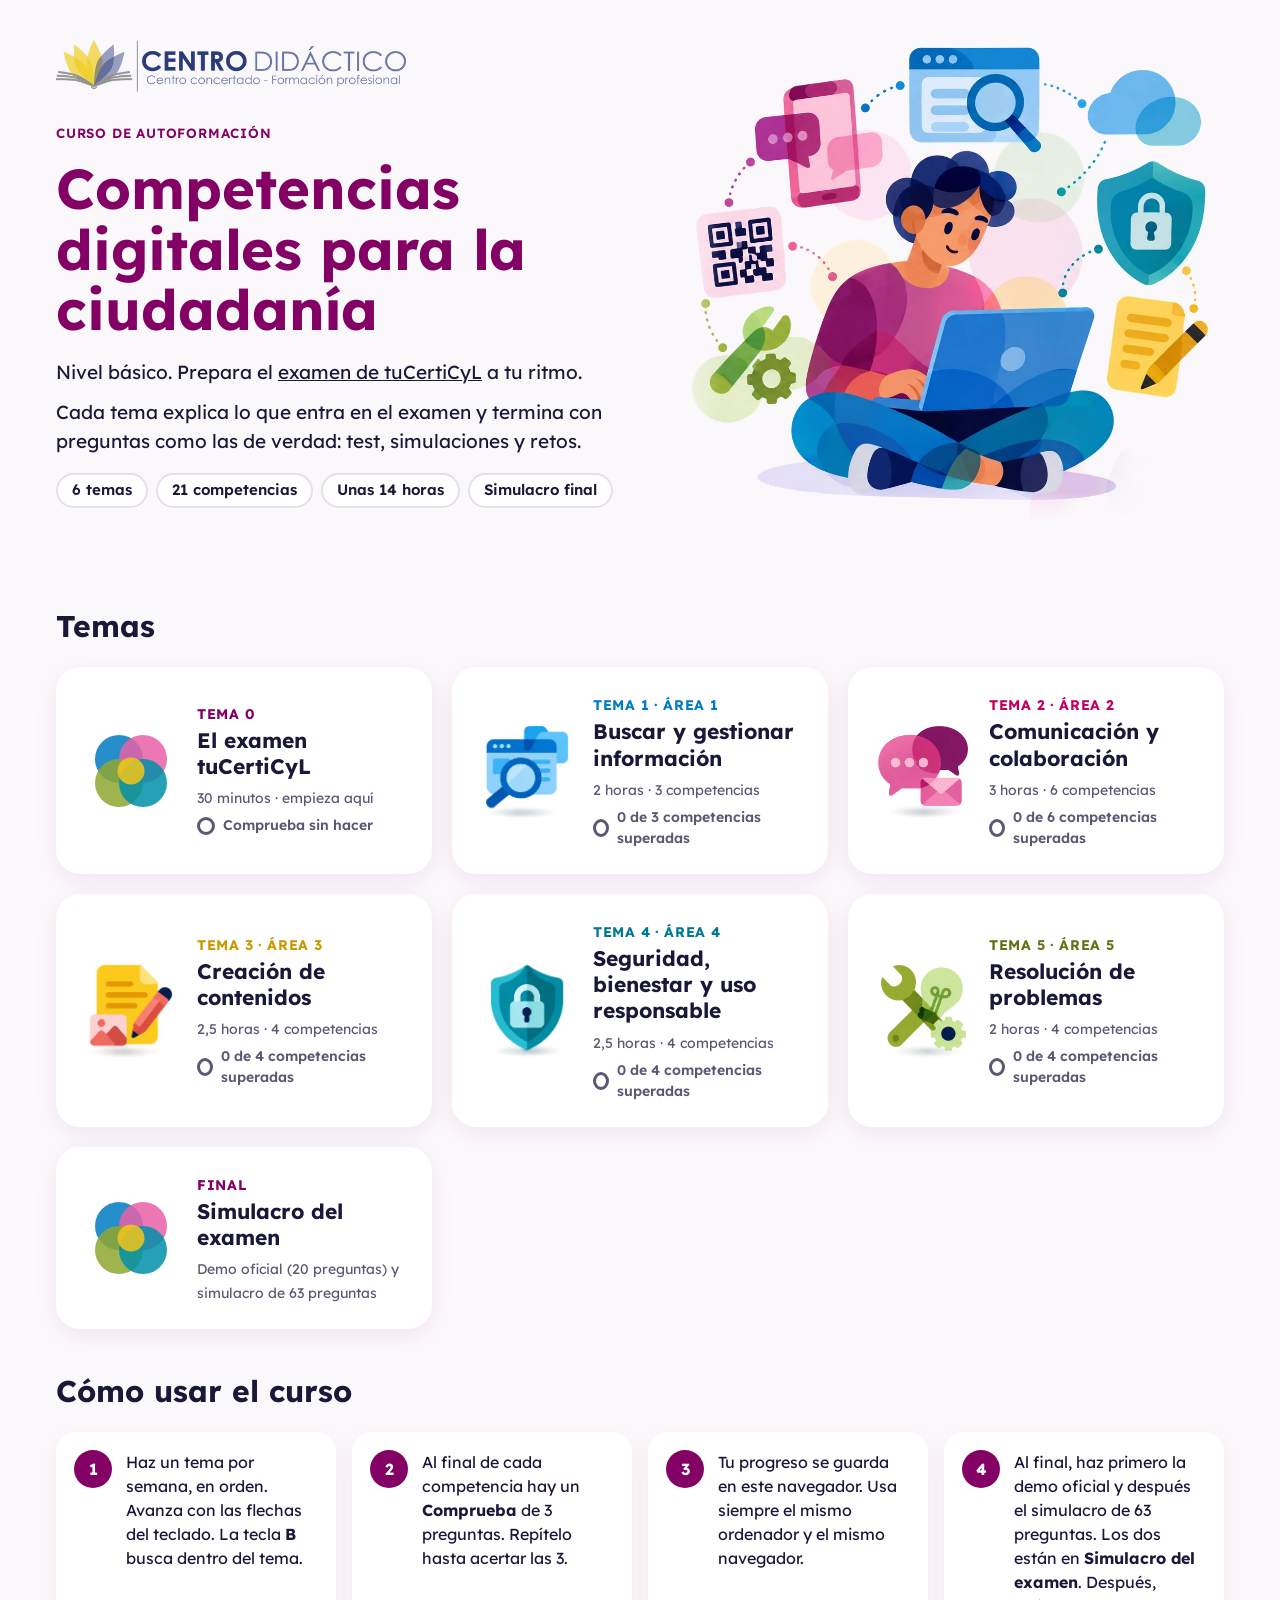
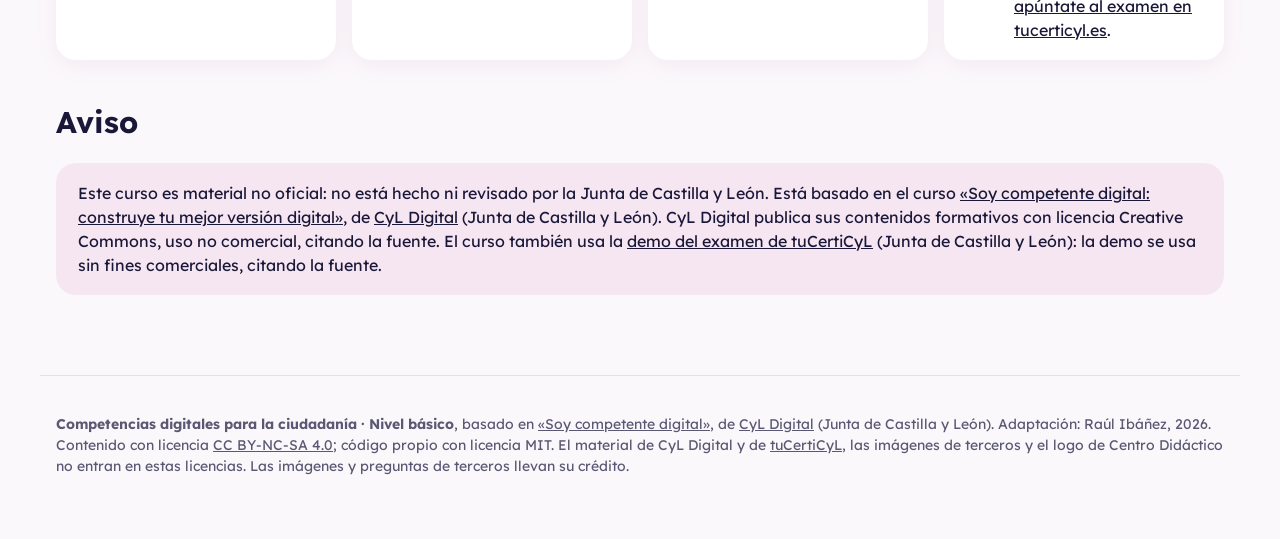
<file: index.html>
<!DOCTYPE html>
<html lang="es">
<head>
<meta charset="utf-8">
<meta name="viewport" content="width=device-width, initial-scale=1">
<title>Competencias digitales para la ciudadanía · Nivel básico</title>
<meta name="description" content="Curso de autoformación para preparar el examen de competencias digitales para la ciudadanía, nivel básico, de tuCertiCyL. Material no oficial basado en el curso «Soy competente digital» de CyL Digital.">
<link rel="icon" href="assets/img/favicon.svg">
<link rel="preconnect" href="https://fonts.googleapis.com">
<link rel="preconnect" href="https://fonts.gstatic.com" crossorigin>
<link href="https://fonts.googleapis.com/css2?family=Lexend:wght@400;500;600;700;800&display=swap" rel="stylesheet">
<style>
  :root {
    --ciruela: #830065; --texto: #1A1838; --gris: #5A5873; --linea: #E6DEE8; --fondo: #FBF8FB; --blanco: #fff;
    --a1: #007CC2; --a2: #C2005E; --a3: #C99A00; --a4: #007A8F; --a5: #617518; --ok: #1E8E5A;
  }
  * { box-sizing: border-box; }
  body { margin: 0; font-family: 'Lexend', system-ui, sans-serif; color: var(--texto); background: var(--fondo); line-height: 1.5; }
  a { color: inherit; }
  .hero { max-width: 1200px; margin: 0 auto; padding: 24px 16px 8px; display: grid; grid-template-columns: minmax(0, 1fr) minmax(0, 1fr); gap: 32px; align-items: center; }
  .hero .caja { max-width: 560px; }
  .hero img { width: 100%; height: auto; display: block; }
  .hero .centro { display: inline-block; margin-bottom: 22px; }
  .hero .centro img { width: auto; height: 52px; }
  .hero small { font-weight: 600; letter-spacing: .06em; text-transform: uppercase; color: var(--ciruela); }
  .hero h1 { font-size: clamp(34px, 5vw, 56px); line-height: 1.08; color: var(--ciruela); margin: 14px 0 18px; }
  .hero p { font-size: 19px; margin: 0 0 12px; }
  .pills { display: flex; flex-wrap: wrap; gap: 8px; margin-top: 18px; }
  .pills span { background: var(--blanco); border: 2px solid var(--linea); border-radius: 999px; padding: 4px 14px; font-size: 15px; font-weight: 600; }
  main { max-width: 1200px; margin: 0 auto; padding: 32px 16px 64px; }
  h2 { font-size: 30px; margin: 40px 0 18px; }
  .temas { display: grid; grid-template-columns: repeat(auto-fill, minmax(330px, 1fr)); gap: 20px; }
  .tema { background: var(--blanco); border-radius: 24px; padding: 22px 24px; box-shadow: 0 6px 24px rgba(131, 0, 101, .08); display: grid; grid-template-columns: 96px 1fr; gap: 18px; align-items: center; text-decoration: none; border: 3px solid transparent; transition: border-color .2s, transform .2s; }
  a.tema:hover { border-color: var(--c, var(--ciruela)); transform: translateY(-2px); }
  .tema img { width: 96px; height: 96px; object-fit: contain; }
  .tema .n { font-size: 14px; font-weight: 700; color: var(--c, var(--ciruela)); text-transform: uppercase; letter-spacing: .05em; }
  .tema h3 { margin: 2px 0 6px; font-size: 21px; line-height: 1.25; }
  .tema .info { font-size: 14px; color: var(--gris); }
  .tema.prox { opacity: .55; }
  .estado-area { display: inline-flex; align-items: center; gap: 8px; font-size: 14px; font-weight: 600; color: var(--gris); margin-top: 6px; }
  .estado-area::before { content: ''; width: 12px; height: 12px; border-radius: 50%; border: 3px solid currentColor; }
  .estado-area[data-estado="ok"] { color: var(--ok); } .estado-area[data-estado="ok"]::before { background: currentColor; }
  .estado-area[data-estado="ko"] { color: #B4610F; }
  .pasos { counter-reset: p; list-style: none; padding: 0; display: grid; grid-template-columns: repeat(auto-fit, minmax(240px, 1fr)); gap: 16px; }
  .pasos li { counter-increment: p; background: var(--blanco); border-radius: 20px; padding: 18px 20px 18px 70px; position: relative; box-shadow: 0 6px 24px rgba(131, 0, 101, .06); }
  .pasos li::before { content: counter(p); position: absolute; left: 18px; top: 18px; width: 38px; height: 38px; border-radius: 50%; background: var(--ciruela); color: #fff; font-weight: 700; display: grid; place-items: center; }
  .aviso { background: #F6E6F2; border-radius: 20px; padding: 18px 22px; font-size: 16px; }
  footer { border-top: 1px solid var(--linea); max-width: 1200px; margin: 0 auto; padding: 24px 16px 48px; font-size: 14px; color: var(--gris); }
  @media (max-width: 860px) { .hero { grid-template-columns: 1fr; } .hero img { max-width: 440px; margin: 0 auto; } .hero .centro img { height: 40px; max-width: 100%; margin: 0; } }
</style>
</head>
<body>
<header class="hero">
  <div class="caja">
    <a class="centro" href="https://centrodidactico.es/"><img src="assets/img/logo-centro-didactico.webp" width="647" height="96" alt="Centro Didáctico. Centro concertado de Formación Profesional"></a><br>
    <small>Curso de autoformación</small>
    <h1>Competencias digitales para la ciudadanía</h1>
    <p>Nivel básico. Prepara el <a href="https://www.tucerticyl.es/contenido/competencias-digitales-para-la-ciudadania-nivel-basico" target="_blank" rel="noopener">examen de tuCertiCyL</a> a tu ritmo.</p>
    <p>Cada tema explica lo que entra en el examen y termina con preguntas como las de verdad: test, simulaciones y retos.</p>
    <div class="pills"><span>6 temas</span><span>21 competencias</span><span>Unas 14 horas</span><span>Simulacro final</span></div>
  </div>
  <img src="assets/img/portada-cabecera.webp" width="1100" height="969" alt="Una persona joven con un portátil, rodeada de iconos de búsqueda, mensajes, seguridad, documentos y herramientas">
</header>

<main>
  <h2>Temas</h2>
  <div class="temas">
    <a class="tema" href="tema0/"><img src="assets/img/favicon.svg" alt=""><div><span class="n">Tema 0</span><h3>El examen tuCertiCyL</h3><span class="info">30 minutos · empieza aquí</span><br><span class="estado-area" data-comps="0"></span></div></a>
    <a class="tema" href="tema1/" style="--c:var(--a1)"><img src="assets/img/area-informacion.webp" alt=""><div><span class="n">Tema 1 · Área 1</span><h3>Buscar y gestionar información</h3><span class="info">2 horas · 3 competencias</span><br><span class="estado-area" data-comps="1.1,1.2,1.3"></span></div></a>
    <a class="tema" href="tema2/" style="--c:var(--a2)"><img src="assets/img/area-comunicacion.webp" alt=""><div><span class="n">Tema 2 · Área 2</span><h3>Comunicación y colaboración</h3><span class="info">3 horas · 6 competencias</span><br><span class="estado-area" data-comps="2.1,2.2,2.3,2.4,2.5,2.6"></span></div></a>
    <a class="tema" href="tema3/" style="--c:var(--a3)"><img src="assets/img/area-creacion.webp" alt=""><div><span class="n">Tema 3 · Área 3</span><h3>Creación de contenidos</h3><span class="info">2,5 horas · 4 competencias</span><br><span class="estado-area" data-comps="3.1,3.2,3.3,3.4"></span></div></a>
    <a class="tema" href="tema4/" style="--c:var(--a4)"><img src="assets/img/area-seguridad.webp" alt=""><div><span class="n">Tema 4 · Área 4</span><h3>Seguridad, bienestar y uso responsable</h3><span class="info">2,5 horas · 4 competencias</span><br><span class="estado-area" data-comps="4.1,4.2,4.3,4.4"></span></div></a>
    <a class="tema" href="tema5/" style="--c:var(--a5)"><img src="assets/img/area-problemas.webp" alt=""><div><span class="n">Tema 5 · Área 5</span><h3>Resolución de problemas</h3><span class="info">2 horas · 4 competencias</span><br><span class="estado-area" data-comps="5.1,5.2,5.3,5.4"></span></div></a>
    <a class="tema" href="simulacro/"><img src="assets/img/favicon.svg" alt=""><div><span class="n">Final</span><h3>Simulacro del examen</h3><span class="info">Demo oficial (20 preguntas) y simulacro de 63 preguntas</span></div></a>
  </div>

  <h2>Cómo usar el curso</h2>
  <ol class="pasos">
    <li>Haz un tema por semana, en orden. Avanza con las flechas del teclado. La tecla <b>B</b> busca dentro del tema.</li>
    <li>Al final de cada competencia hay un <b>Comprueba</b> de 3 preguntas. Repítelo hasta acertar las 3.</li>
    <li>Tu progreso se guarda en este navegador. Usa siempre el mismo ordenador y el mismo navegador.</li>
    <li>Al final, haz primero la demo oficial y después el simulacro de 63 preguntas. Los dos están en <b>Simulacro del examen</b>. Después, <a href="https://www.tucerticyl.es/buscador" target="_blank" rel="noopener">apúntate al examen en tucerticyl.es</a>.</li>
  </ol>

  <h2>Aviso</h2>
  <p class="aviso">Este curso es material no oficial: no está hecho ni revisado por la Junta de Castilla y León. Está basado en el curso <a href="https://cylx.cyldigital.es/" target="_blank" rel="noopener">«Soy competente digital: construye tu mejor versión digital»</a>, de <a href="https://www.cyldigital.es/" target="_blank" rel="noopener">CyL Digital</a> (Junta de Castilla y León). CyL Digital publica sus contenidos formativos con licencia Creative Commons, uso no comercial, citando la fuente. El curso también usa la <a href="https://www.tucerticyl.es/demo/" target="_blank" rel="noopener">demo del examen de tuCertiCyL</a> (Junta de Castilla y León): la demo se usa sin fines comerciales, citando la fuente.</p>
</main>

<footer>
  <p><b>Competencias digitales para la ciudadanía · Nivel básico</b>, basado en <a href="https://cylx.cyldigital.es/" target="_blank" rel="noopener">«Soy competente digital»</a>, de <a href="https://www.cyldigital.es/" target="_blank" rel="noopener">CyL Digital</a> (Junta de Castilla y León). Adaptación: Raúl Ibáñez, 2026. Contenido con licencia <a href="https://creativecommons.org/licenses/by-nc-sa/4.0/deed.es">CC BY-NC-SA 4.0</a>; código propio con licencia MIT. El material de CyL Digital y de <a href="https://www.tucerticyl.es/" target="_blank" rel="noopener">tuCertiCyL</a>, las imágenes de terceros y el logo de Centro Didáctico no entran en estas licencias. Las imágenes y preguntas de terceros llevan su crédito.</p>
</footer>
<script src="assets/cdc.js"></script>
</body>
</html>
</file>
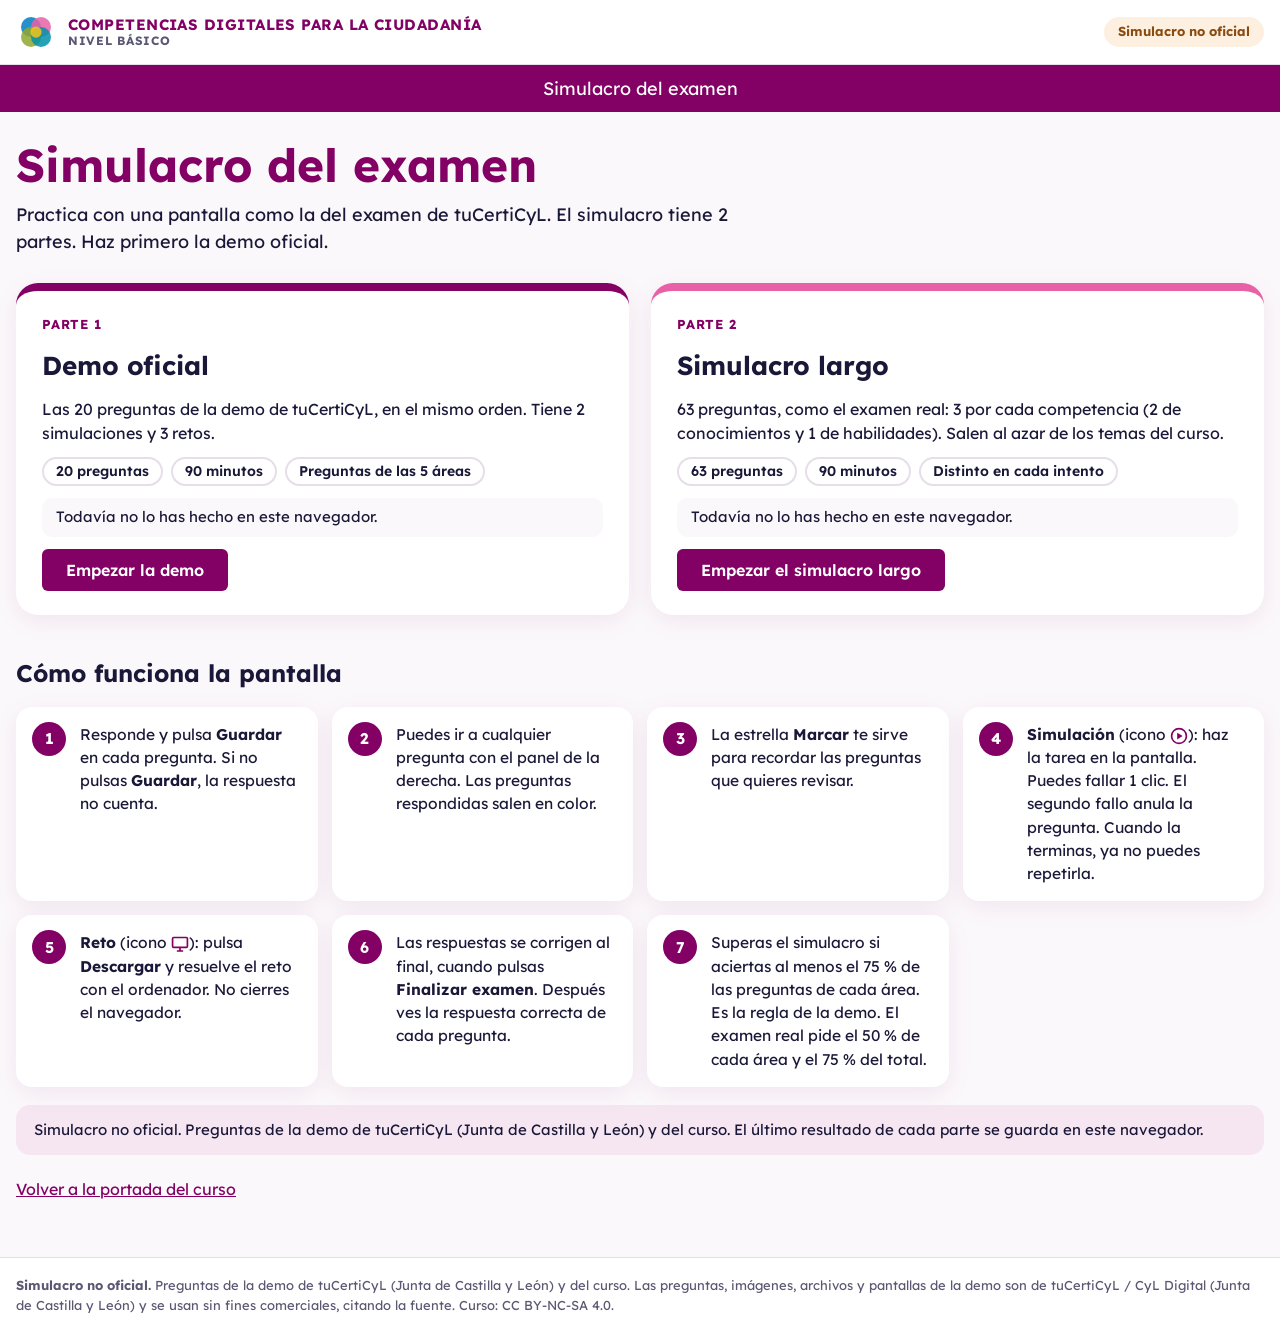
<file: simulacro/index.html>
<!DOCTYPE html>
<html lang="es">
<head>
<meta charset="utf-8">
<meta name="viewport" content="width=device-width, initial-scale=1">
<title>Simulacro del examen · Competencias digitales para la ciudadanía</title>
<meta name="description" content="Simulacro no oficial del examen de competencias digitales para la ciudadanía (nivel básico) de tuCertiCyL: la demo oficial y un simulacro de 63 preguntas con las preguntas del curso.">
<link rel="preconnect" href="https://fonts.googleapis.com">
<link rel="preconnect" href="https://fonts.gstatic.com" crossorigin>
<link href="https://fonts.googleapis.com/css2?family=Lexend:wght@400;500;600;700;800&family=JetBrains+Mono:wght@500&display=swap" rel="stylesheet">
<link rel="icon" href="../assets/img/favicon.svg">
<link rel="stylesheet" href="../assets/cdc.css">
<link rel="stylesheet" href="simulacro.css">
</head>
<body class="sm">

<header class="sm-cab">
  <div class="sm-cab-in">
    <a class="sm-marca" href="../"><img src="../assets/img/favicon.svg" alt="" width="40" height="40"><span>Competencias digitales para la ciudadanía <small>Nivel básico</small></span></a>
    <span class="sm-no-oficial">Simulacro no oficial</span>
    <button type="button" class="sm-salir" id="sm-salir" hidden>Salir</button>
  </div>
</header>
<div class="sm-barra" id="sm-barra">Simulacro del examen</div>

<main class="sm-main">

  <!-- ============ Portada del simulacro ============ -->
  <div class="sm-vista sm-portada" id="v-portada">
    <h1>Simulacro del examen</h1>
    <p class="sm-entrada">Practica con una pantalla como la del examen de tuCertiCyL. El simulacro tiene 2 partes. Haz primero la demo oficial.</p>

    <div class="sm-partes">
      <div class="sm-parte">
        <p class="sm-parte-n">Parte 1</p>
        <h2>Demo oficial</h2>
        <p>Las 20 preguntas de la demo de tuCertiCyL, en el mismo orden. Tiene 2 simulaciones y 3 retos.</p>
        <ul class="sm-datos"><li>20 preguntas</li><li>90 minutos</li><li>Preguntas de las 5 áreas</li></ul>
        <p class="sm-ultimo" id="sm-ultimo-demo"></p>
        <button type="button" class="sm-btn" id="sm-empieza-demo">Empezar la demo</button>
      </div>
      <div class="sm-parte">
        <p class="sm-parte-n">Parte 2</p>
        <h2>Simulacro largo</h2>
        <p>63 preguntas, como el examen real: 3 por cada competencia (2 de conocimientos y 1 de habilidades). Salen al azar de los temas del curso.</p>
        <ul class="sm-datos"><li>63 preguntas</li><li>90 minutos</li><li>Distinto en cada intento</li></ul>
        <p class="sm-ultimo" id="sm-ultimo-largo"></p>
        <button type="button" class="sm-btn" id="sm-empieza-largo">Empezar el simulacro largo</button>
      </div>
    </div>

    <h2 class="sm-h2">Cómo funciona la pantalla</h2>
    <ol class="sm-pasos">
      <li>Responde y pulsa <b>Guardar</b> en cada pregunta. Si no pulsas <b>Guardar</b>, la respuesta no cuenta.</li>
      <li>Puedes ir a cualquier pregunta con el panel de la derecha. Las preguntas respondidas salen en color.</li>
      <li>La estrella <b>Marcar</b> te sirve para recordar las preguntas que quieres revisar.</li>
      <li><b>Simulación</b> (icono <span class="sm-ico-txt" data-ico="sim"></span>): haz la tarea en la pantalla. Puedes fallar 1 clic. El segundo fallo anula la pregunta. Cuando la terminas, ya no puedes repetirla.</li>
      <li><b>Reto</b> (icono <span class="sm-ico-txt" data-ico="reto"></span>): pulsa <b>Descargar</b> y resuelve el reto con el ordenador. No cierres el navegador.</li>
      <li>Las respuestas se corrigen al final, cuando pulsas <b>Finalizar examen</b>. Después ves la respuesta correcta de cada pregunta.</li>
      <li>Superas el simulacro si aciertas al menos el 75 % de las preguntas de cada área. Es la regla de la demo. El examen real pide el 50 % de cada área y el 75 % del total.</li>
    </ol>

    <div class="sm-caja">Simulacro no oficial. Preguntas de la demo de tuCertiCyL (Junta de Castilla y León) y del curso. El último resultado de cada parte se guarda en este navegador.</div>
    <p class="sm-volver"><a href="../">Volver a la portada del curso</a></p>
  </div>

  <!-- ============ Carga del simulacro largo ============ -->
  <div class="sm-vista sm-carga" id="v-carga" hidden>
    <h1>Simulacro largo</h1>
    <p class="sm-entrada">Se cargan las preguntas de los temas del curso.</p>
    <ul class="sm-temas" id="sm-temas"></ul>
    <div id="sm-carga-resumen"></div>
    <div class="sm-botones">
      <button type="button" class="sm-btn" id="sm-carga-empieza" disabled>Empezar</button>
      <button type="button" class="sm-btn sec" id="sm-carga-volver">Volver</button>
    </div>
  </div>

  <!-- ============ Examen ============ -->
  <div class="sm-vista sm-examen" id="v-examen" hidden>
    <div class="sm-col">
      <div class="sm-preg-cab">
        <h2 id="sm-num">Pregunta 1</h2>
        <button type="button" class="sm-marcar" id="sm-marcar" aria-pressed="false">Marcar <span class="sm-ico-txt" data-ico="estrella"></span></button>
      </div>
      <div id="sm-preguntas"></div>
      <div class="sm-nav">
        <button type="button" class="sm-enlace" id="sm-ant">« Anterior</button>
        <button type="button" class="sm-enlace" id="sm-sig">Siguiente »</button>
      </div>
    </div>
    <aside class="sm-panel" aria-label="Panel del examen">
      <div class="sm-tiempo" id="sm-tiempo"><span class="sm-ico-txt" data-ico="reloj"></span><span id="sm-reloj" aria-label="Tiempo restante">01:30:00</span></div>
      <div class="sm-progreso">
        <svg viewBox="0 0 36 36" aria-hidden="true"><circle cx="18" cy="18" r="14" fill="none" stroke="#E6DEE8" stroke-width="5"/><circle id="sm-anillo" cx="18" cy="18" r="14" fill="none" stroke="#830065" stroke-width="5" stroke-dasharray="87.96" stroke-dashoffset="87.96"/></svg>
        <b id="sm-resp">0/20</b><small>preguntas respondidas</small>
      </div>
      <div class="sm-fin-fila"><button type="button" class="sm-btn" id="sm-finalizar">Finalizar examen</button></div>
      <div id="sm-areas"></div>
      <div class="sm-leyenda">
        <span><i class="sm-num-mini respondida"></i>Respondida (color del área)</span>
        <span><i class="sm-num-mini actual"></i>Pregunta actual</span>
        <span><span class="sm-ico-txt" data-ico="estrella-llena"></span>Marcada para revisar</span>
        <span><span class="sm-ico-txt" data-ico="sim"></span>Simulación</span>
        <span><span class="sm-ico-txt" data-ico="reto"></span>Reto</span>
      </div>
    </aside>
  </div>

  <!-- ============ Resultados y revisión ============ -->
  <div class="sm-vista" id="v-resultados" hidden></div>

</main>

<footer class="sm-pie">
  <p><b>Simulacro no oficial.</b> Preguntas de la demo de tuCertiCyL (Junta de Castilla y León) y del curso. Las preguntas, imágenes, archivos y pantallas de la demo son de tuCertiCyL / CyL Digital (Junta de Castilla y León) y se usan sin fines comerciales, citando la fuente. Curso: CC BY-NC-SA 4.0.</p>
</footer>

<div class="sm-modal" id="sm-modal" hidden></div>
<noscript><p class="sm-caja">El simulacro necesita JavaScript.</p></noscript>

<!-- Las 20 preguntas de la demo de tuCertiCyL (https://www.tucerticyl.es/demo), en el mismo orden y con sus textos.
     Formato de cdc.js; además: n, area, comp, explicacion (para la revisión), pasos (cómo se resuelve) y soloImagen (opciones sin texto, como en la demo).
     Rutas relativas a demo/. Respuestas verificadas con la corrección de la propia demo y, en los retos, leyendo los archivos. -->
<script type="application/json" id="sm-demo">[
  {"n": 1, "area": 1, "comp": "1.1", "tipo": "test", "barajar": false, "soloImagen": true,
   "enunciado": "¿Cuáles de los siguientes elementos son navegadores web? (Selecciona todas las respuestas correctas, puede haber más de una)",
   "instrucciones": "Pulsa sobre las siguientes imágenes que quieras seleccionar como tu respuesta. Puedes seleccionar una o varias opciones entre las opciones de respuesta.",
   "opciones": ["Mozilla Firefox", "Microsoft Edge", "YouTube", "Facebook", "Google Chrome", "Twitter"],
   "imagenes": ["img/logo-firefox.png", "img/logo-edge.png", "img/logo-youtube.png", "img/logo-facebook.png", "img/logo-chrome.png", "img/logo-twitter.png"],
   "correcta": [0, 1, 4],
   "explicacion": "Firefox, Edge y Chrome son programas para abrir páginas web. YouTube es una web de vídeos. Facebook y Twitter son redes sociales. Twitter hoy se llama X. Si el enunciado dice «puede haber más de una», marca todas las correctas."},
  {"n": 2, "area": 1, "comp": "1.2", "tipo": "test", "barajar": false,
   "enunciado": "Estás escribiendo un informe sobre las últimas tendencias del mercado para un plan de negocio.\n\n¿Cuál sería la fuente más fiable?",
   "instrucciones": "Elige una única opción entre las opciones de respuesta siguientes.",
   "opciones": ["Página web de un periódico local.", "Comentarios de usuarios obtenidos en las redes sociales.", "Página web del Instituto Nacional de Estadística."],
   "correcta": 2,
   "explicacion": "El INE es un organismo oficial. Publica datos de población, empleo y precios. Sus datos tienen un responsable y un método. Un periódico local da noticias, pero no es especialista en datos de mercado. Los comentarios en redes son opiniones sin comprobar."},
  {"n": 3, "area": 1, "comp": "1.3", "tipo": "reto", "archivo": "retos/DOCUMENTOS 2.zip",
   "enunciado": "Descomprime el archivo “DOCUMENTOS 2.zip” y busca la palabra \"melosa\". Copia el nombre de la carpeta donde se encuentra dicho fichero y pégalo en el cuadro de respuesta.",
   "instrucciones": "Para resolver el reto sigue las instrucciones del enunciado sin cerrar el navegador. Si has de navegar a una web, accede a ella en otra pestaña de tu navegador o utiliza otro navegador. Si hay un archivo adjunto, descárgalo para realizar el reto con el ordenador.",
   "respuesta": ["CARPETA 9"],
   "pasos": ["Pulsa **Descargar**. El archivo va a la carpeta Descargas. No cierres el navegador.", "Abre la carpeta Descargas. Haz clic derecho en DOCUMENTOS 2.zip y elige **Extraer todo** › **Extraer**.", "Dentro hay 10 carpetas. Casi todas tienen documentos de Word. Busca «melosa» con el cuadro de búsqueda del Explorador, o abre los documentos y usa **Buscar** (en Word, Ctrl+B).", "La palabra está en Doc1.docx, dentro de CARPETA 9. Copia ese nombre, pégalo en **Respuesta** y pulsa **Guardar**."],
   "explicacion": "La palabra «melosa» está en el documento Doc1.docx, que está en la carpeta CARPETA 9. Un archivo ZIP es un archivo comprimido: primero lo extraes y después buscas dentro. En los retos sí puedes usar atajos de teclado."},
  {"n": 4, "area": 2, "comp": "2.2", "tipo": "simulacion", "sim": "q04-email",
   "enunciado": "Envía el archivo CV.pdf por email al correo \"imprimir@copisteria.com\" con el asunto \"Imprimir CV\" y el cuerpo del mensaje vacío.",
   "instrucciones": "Realiza la actividad en el simulador. No puedes utilizar atajos de teclado, salvo que el enunciado lo indique. ¡Recuerda que solo puedes equivocarte una vez al hacer clic!",
   "pasos": ["Camino corto: clic derecho en **CV** › **Enviar a** › **Destinatario de correo**.", "Escribe imprimir@copisteria.com en **Para** e Imprimir CV en **Asunto**. Pulsa **Enviar**.", "Otro camino: abre **Outlook 2016** › **Nuevo correo electrónico** › **Adjuntar archivo** › **Examinar este equipo** › **CV** › **Insertar**. Rellena Para y Asunto y pulsa **Enviar**."],
   "explicacion": "Para enviar un archivo por correo, lo adjuntas al mensaje. Desde el escritorio es más rápido: clic derecho en el archivo › Enviar a › Destinatario de correo. Escribe la dirección y el asunto igual que en el enunciado. Si escribes otra cosa, la pregunta cuenta como fallada."},
  {"n": 5, "area": 2, "comp": "2.3", "tipo": "test", "barajar": false,
   "enunciado": "¿Para qué sirve el PIN del DNIe?",
   "instrucciones": "Elige una única opción entre las opciones de respuesta siguientes.",
   "opciones": ["Para geoposicionar el DNI electrónico en caso de robo o extravío.", "Para acceder a las funcionalidades del DNIe en trámites online que requieran identificación o firma electrónica.", "Para sacar dinero del cajero utilizando el DNI electrónico.", "Para bloquear o revocar en remoto los certificados digitales del DNI electrónico en caso de robo o extravío."],
   "correcta": 1,
   "explicacion": "El PIN es la contraseña del chip del DNIe. Sin el PIN no puedes identificarte ni firmar en Internet con el DNIe. El DNIe no tiene GPS ni es una tarjeta del banco. Si lo pierdes, lo denuncias en la Policía: el PIN no lo bloquea."},
  {"n": 6, "area": 2, "comp": "2.4", "tipo": "reto", "archivo": "retos/Word colaborativo.docx", "barajar": false,
   "enunciado": "Estás trabajando en un documento colaborativo, en el que se ha eliminado un texto e incorporado como comentario. Indica de qué texto se trata.",
   "instrucciones": "Para resolver el reto sigue las instrucciones del enunciado sin cerrar el navegador. Si has de navegar a una web, accede a ella en otra pestaña de tu navegador o utiliza otro navegador. Si hay un archivo adjunto, descárgalo para realizar el reto con el ordenador.",
   "opciones": ["Comments like this one, for example!", "Author", "Replying to comments", "To review the changes in your document,"],
   "correcta": 0,
   "pasos": ["Descarga el archivo y ábrelo en Word. No cierres el navegador.", "Ve a **Revisar** › **Todas las marcas**.", "Lee el comentario del margen derecho: «Comments like this one, for example!»."],
   "explicacion": "La palabra clave es «comentario». «To review the changes in your document,» es un texto borrado con control de cambios, pero no está en un comentario. «Author» no aparece en el documento: no es un texto borrado ni está en un comentario. «Replying to comments» es parte del texto del documento."},
  {"n": 7, "area": 2, "comp": "2.5", "tipo": "test", "barajar": false,
   "enunciado": "Si subes una foto con otra persona a una red social...",
   "instrucciones": "Elige una única opción entre las opciones de respuesta siguientes.",
   "opciones": ["Debes pedirle permiso.", "Solo debes pedirle permiso si la etiquetas.", "No pasa nada si esa persona no tiene cuenta en dicha red social.", "Puedes subirla, ya que si él tiene cuenta en esa red social, tendrá configurada la privacidad para decidir si se muestra o no."],
   "correcta": 0,
   "explicacion": "Siempre tienes que pedir permiso. Etiquetar o no, tener cuenta o no y la privacidad de la otra persona no cambian la regla. Las otras opciones ponen excepciones que no existen."},
  {"n": 8, "area": 2, "comp": "2.6", "tipo": "test", "barajar": false,
   "enunciado": "Imagina que quieres potenciar tu perfil digital, de forma que las posibles empresas que quieran contratarte en el futuro, cuando busquen información sobre ti en Internet, localicen una identidad digital interesante y positiva sobre ti.\n\n¿Cuál de estas pautas has de evitar?",
   "instrucciones": "Elige una única opción entre las opciones de respuesta siguientes.",
   "opciones": ["Mantener en abierto perfiles privados en las mismas u otras redes sociales para comentar, compartir y publicar ahí el contenido que desee sobre mi vida privada.", "Crear un perfil de carácter profesional en Facebook y otro en Twitter que vaya orientado hacia tus metas profesionales.", "Contar con un perfil actualizado en una red orientada al empleo como LinkedIn.", "Publicar, compartir y comentar solo información relevante en las cuentas de carácter profesional."],
   "correcta": 0,
   "explicacion": "La pregunta pide lo que tienes que evitar. Las otras tres opciones son buenas prácticas. Un perfil personal abierto lo puede ver cualquier empresa. Twitter hoy se llama X. Lee bien si te piden lo correcto o lo que hay que evitar."},
  {"n": 9, "area": 2, "comp": "2.1", "tipo": "emparejar",
   "enunciado": "Relaciona cada una de las siguientes características con la herramienta a la que corresponden",
   "instrucciones": "Ordena los elementos de la segunda lista para emparejarlos con los elementos de la primera lista.",
   "pares": [["SMS", "Se envían desde un dispositivo móvil"], ["Chat", "Se produce una comunicación instantánea"], ["Email", "Tengo que escribir el destinatario y asunto antes de enviar el mensaje"]],
   "explicacion": "El SMS es el único que sale siempre de un móvil. El chat también se usa en el móvil, pero lo que lo define es la comunicación instantánea. En el correo electrónico (email) escribes el destinatario y el asunto antes de enviar."},
  {"n": 10, "area": 3, "comp": "3.1", "tipo": "reto", "archivo": "retos/Cuentas.xlsx", "barajar": false,
   "enunciado": "Descárgate la siguiente hoja de cálculo, ábrela y suma la columna B en el lugar indicado. A continuación marca cuál es la cantidad resultante.",
   "instrucciones": "Para resolver el reto sigue las instrucciones del enunciado sin cerrar el navegador. Si has de navegar a una web, accede a ella en otra pestaña de tu navegador o utiliza otro navegador. Si hay un archivo adjunto, descárgalo para realizar el reto con el ordenador.",
   "opciones": ["9169024545229 €", "9169025229", "19.710.717.050,00 €", "16.654.036.564,00"],
   "correcta": 1,
   "pasos": ["Descarga Cuentas.xlsx y ábrelo con Excel.", "Haz clic en la celda B20, la celda verde junto a TOTAL.", "Escribe =SUMA(B2:B19) y pulsa Intro. También puedes usar **Autosuma** (Σ).", "Si ves ##### o 9,17E+09, ensancha la columna B. Sale 9169025229."],
   "explicacion": "La suma de la columna B es 9169025229. Las otras tres opciones son números distintos con puntos o con €, para confundir. Compara cifra a cifra."},
  {"n": 11, "area": 3, "comp": "3.3", "tipo": "test", "barajar": false, "soloImagen": true,
   "enunciado": "Selecciona qué imagen seguro no podrías reutilizar. (Selecciona todas las respuestas correctas, puede haber más de una)",
   "instrucciones": "Pulsa sobre las siguientes imágenes que quieras seleccionar como tu respuesta. Puedes seleccionar una o varias opciones entre las opciones de respuesta.",
   "opciones": ["Sin especificar", "(c)", "CC0"],
   "imagenes": ["img/deer-3006892_640.webp", "img/deer-3000156_640.webp", "img/deer-3005934_640.webp"],
   "correcta": [0, 1],
   "explicacion": "Si no se indica la licencia, la obra tiene todos los derechos reservados, igual que con ©. La foto con CC0 sí se puede reutilizar. En estas preguntas puede haber más de una respuesta: marca todas las correctas."},
  {"n": 12, "area": 3, "comp": "3.2", "tipo": "test", "barajar": false,
   "enunciado": "Qué atajo de teclado usarás para copiar un archivo del ordenador.",
   "instrucciones": "Elige una única opción entre las opciones de respuesta siguientes.",
   "opciones": ["Ctrl+X", "Ctrl+C", "Crtl+Z", "Ctrl+V"],
   "correcta": 1,
   "explicacion": "Ctrl+C copia. Ctrl+X corta para mover. Ctrl+V pega lo copiado o cortado. Ctrl+Z deshace. El examen puede tener erratas, como «Crtl» en lugar de «Ctrl»."},
  {"n": 13, "area": 4, "comp": "4.1", "tipo": "simulacion", "sim": "q13-usb",
   "enunciado": "Desconecta con seguridad el pendrive usb que tienes conectado en tu ordenador.",
   "instrucciones": "Realiza la actividad en el simulador. No puedes utilizar atajos de teclado, salvo que el enunciado lo indique. ¡Recuerda que solo puedes equivocarte una vez al hacer clic!",
   "pasos": ["Clic derecho en **PEN_DRIVE**, en el escritorio › **Expulsar**.", "Otro camino: flecha ^ de la barra de tareas › icono del USB › **Expulsar**.", "Otro camino: Explorador de archivos › clic derecho en la unidad PEN_DRIVE › **Expulsar**."],
   "explicacion": "Para quitar un USB sin perder datos, primero lo expulsas. Haz clic derecho en la unidad y elige **Expulsar**. También vale la flecha ^ de la barra de tareas o el Explorador de archivos. Cuando sale el aviso «Es seguro quitar el hardware», ya puedes sacarlo."},
  {"n": 14, "area": 4, "comp": "4.2", "tipo": "test", "barajar": false,
   "enunciado": "Por defecto, ¿quién puede ver lo que publicas en Facebook?",
   "instrucciones": "Elige una única opción entre las opciones de respuesta siguientes.",
   "opciones": ["Solo aquellas personas a las que etiquetes en la publicación.", "Solo aquellas personas agregadas como tus amigos.", "Todo es público, cualquier persona puede ver lo que publicas.", "Cualquier persona que tenga cuenta en Facebook."],
   "correcta": 1,
   "explicacion": "Si no cambias nada, tus publicaciones las ven tus amigos. Antes de publicar puedes elegir el público: Público, Amigos, Amigos excepto..., Amigos concretos o Solo yo. «Por defecto» significa «sin cambiar ninguna opción»."},
  {"n": 15, "area": 4, "comp": "4.3", "tipo": "test", "barajar": false, "imagen": "img/q15-manos-teclado.png",
   "enunciado": "¿Cómo has de colocar las manos sobre el teclado del ordenador para un correcto uso?",
   "instrucciones": "Elige una única opción entre las opciones de respuesta siguientes.",
   "opciones": ["1", "2", "3"],
   "correcta": 0,
   "explicacion": "La muñeca debe estar recta, en línea con el antebrazo (imagen 1). Si la doblas hacia arriba o hacia abajo, se carga y con el tiempo duele. En las preguntas de postura, busca la línea recta y los ángulos de 90°."},
  {"n": 16, "area": 4, "comp": "4.4", "tipo": "test", "barajar": false, "imagen": "img/q16-etiquetas-energia.png",
   "enunciado": "¿Cuál de las siguientes es una etiqueta de certificación energética para dispositivos informáticos como ordenadores o monitores?",
   "instrucciones": "Elige una única opción entre las opciones de respuesta siguientes.",
   "opciones": ["1", "2", "3", "4"],
   "correcta": 0,
   "explicacion": "ENERGY STAR (1) es la etiqueta de los equipos informáticos que ahorran energía. El símbolo de reciclaje (3) indica que un material se puede reciclar. La escala de la A a la G (4) es la etiqueta energética de la Unión Europea: la llevan los electrodomésticos y, desde 2021, también los monitores y los televisores. La demo da por buena ENERGY STAR porque es la etiqueta pensada para los equipos informáticos. CRC (2) es un programa del Reino Unido para empresas, no una etiqueta de aparatos."},
  {"n": 17, "area": 5, "comp": "5.2", "tipo": "test", "barajar": false,
   "enunciado": "¿Cómo conectarías un vídeo que tienes en el móvil al televisor?",
   "instrucciones": "Elige una única opción entre las opciones de respuesta siguientes.",
   "opciones": ["Con un cable USB - Euroconector", "Con un cable microUSB - HDMI", "Con un cable USB-VGA", "No es posible conectar un móvil al televisor"],
   "correcta": 1,
   "explicacion": "El móvil tiene un conector microUSB o USB-C. La tele tiene entradas HDMI. El euroconector y el VGA son conectores antiguos. Hoy también puedes usar un cable USB-C - HDMI, un stick HDMI o duplicar la pantalla."},
  {"n": 18, "area": 5, "comp": "5.2", "tipo": "emparejar",
   "enunciado": "Relaciona los distintos programas de pago con su equivalente de software libre y gratuito.",
   "instrucciones": "Ordena los elementos de la segunda lista para emparejarlos con los elementos de la primera lista.",
   "pares": [["Word", "Writer"], ["Excel", "Calc"], ["PowerPoint", "Impress"], ["Photoshop", "Gimp"], ["Windows", "Linux"]], "ordenInicial": [4, 2, 1, 0, 3],
   "explicacion": "Writer, Calc e Impress son programas de LibreOffice, un paquete de oficina libre y gratuito. GIMP es un editor de imágenes libre. Linux es un sistema operativo libre. Software libre es el que puedes usar, estudiar, cambiar y compartir."},
  {"n": 19, "area": 5, "comp": "5.2", "tipo": "test", "barajar": false,
   "enunciado": "Necesitas hacer un sondeo para recabar información de cientos de personas.\n\n¿Qué aplicación utilizarías?",
   "instrucciones": "Elige una única opción entre las opciones de respuesta siguientes.",
   "opciones": ["Google Form", "Microsoft Excel", "Microsoft Word", "Adobe Photoshop"],
   "correcta": 0,
   "explicacion": "Un formulario sirve para hacer una encuesta a muchas personas. Google Forms (la demo dice «Google Form») crea el formulario, lo envía con un enlace y junta las respuestas. Excel hace cálculos, Word escribe textos y Photoshop retoca fotos."},
  {"n": 20, "area": 5, "comp": "5.4", "tipo": "test", "barajar": false,
   "enunciado": "Los cursos MOOC son un buen recurso para mejorar tus competencias digitales. ¿Cuáles son las características típicas de un curso MOOC?",
   "instrucciones": "Elige una única opción entre las opciones de respuesta siguientes.",
   "opciones": ["Cursos gratuitos por videoconferencias en directo.", "Cursos online, gratuitos, sin límite de inscripciones.", "Cursos online de pago de prestigiosas universidades.", "Cursos online, gratuitos, para pequeños grupos."],
   "correcta": 1,
   "explicacion": "MOOC significa curso online masivo y abierto. Masivo quiere decir sin límite de alumnos. Abierto quiere decir que cualquiera puede apuntarse. Normalmente es gratis."}
]</script>

<script src="../assets/cdc.js"></script>
<script src="demo/sim/q04-email.js"></script>
<script src="demo/sim/q13-usb.js"></script>
<script src="simulacro.js"></script>
</body>
</html>
</file>
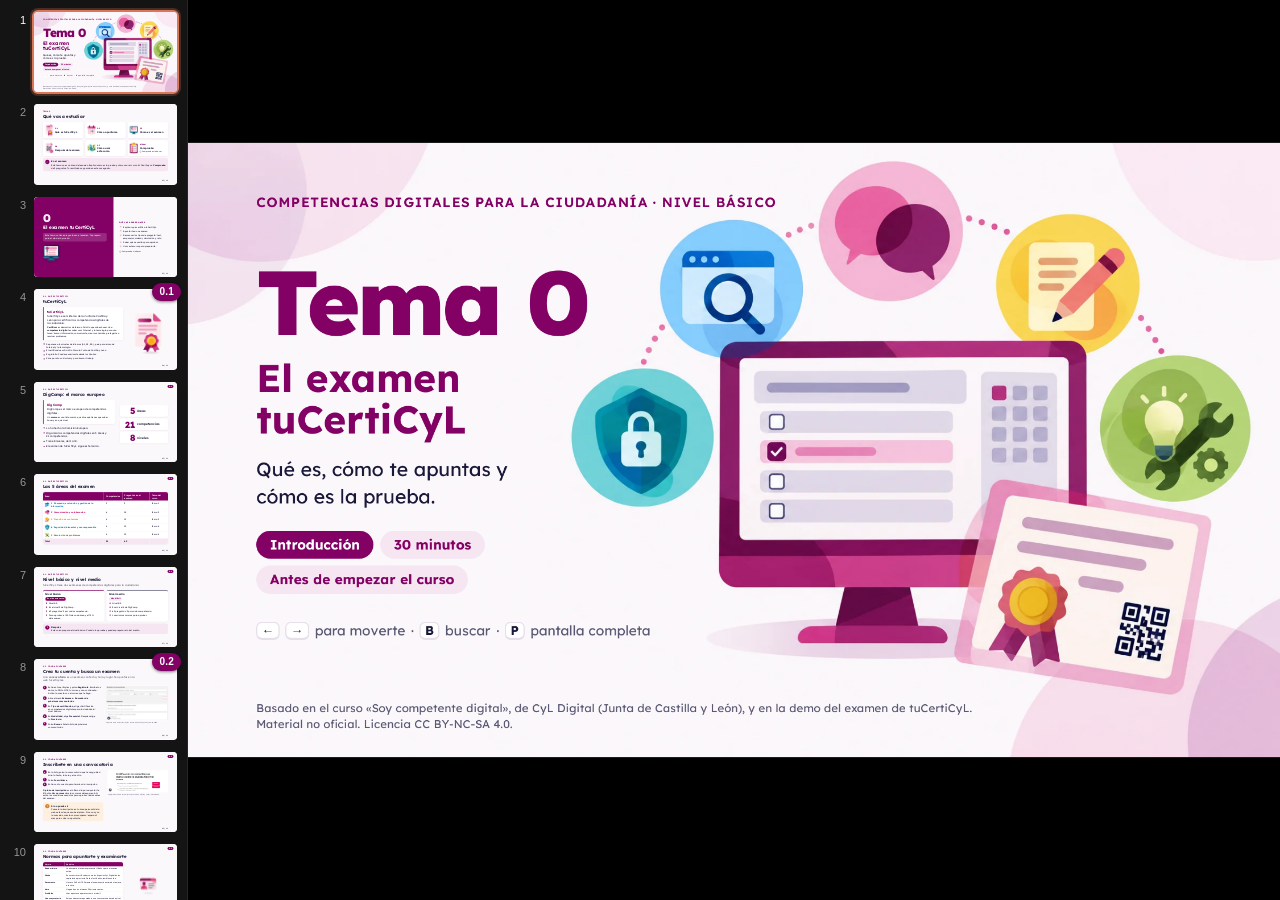
<file: tema0/index.html>
<!DOCTYPE html>
<html lang="es">
<head>
<meta charset="utf-8">
<meta name="viewport" content="width=device-width, initial-scale=1">
<title>Tema 0 · El examen tuCertiCyL</title>
<link rel="preconnect" href="https://fonts.googleapis.com">
<link rel="preconnect" href="https://fonts.gstatic.com" crossorigin>
<link href="https://fonts.googleapis.com/css2?family=Lexend:wght@400;500;600;700;800&family=JetBrains+Mono:wght@500&display=swap" rel="stylesheet">
<link rel="icon" href="../assets/img/favicon.svg">
<link rel="stylesheet" href="../assets/cdc.css">
<style>
  /* Estilos propios del tema 0 (prefijo t0-) */
  /* Índice: 5 apartados y el Comprueba, en 3 columnas */
  .t0-indice { grid-template-columns: repeat(3, 1fr); gap: 24px; }
  .t0-indice a { grid-template-columns: 110px 1fr; gap: 22px; padding: 24px 26px; }
  .t0-indice .ico { width: 110px; }
  .t0-indice h3 { font-size: 32px; margin: 4px 0 6px; }
  /* Nombre de área con su icono y su color */
  .t0-area { display: flex; align-items: center; gap: 18px; color: var(--c); }
  .t0-area img { width: 60px; height: auto; flex: none; }
  .tabla tr.t0-total td { background: var(--area-claro); }
  /* Cómo se aprueba: un cuadrado por pregunta (oscuro = mínimo, claro = objetivo del curso) */
  .t0-cuadros { background: var(--blanco); border-radius: var(--radio); box-shadow: var(--sombra); padding: 26px 32px; display: flex; flex-direction: column; gap: 12px; font-size: var(--type-caption); }
  .t0-cuadros-tit { font-size: var(--type-small); font-weight: 700; }
  .t0-cuadros i { display: inline-block; width: 18px; height: 18px; border-radius: 4px; border: 2px solid var(--linea); background: var(--blanco); flex: none; }
  .t0-cuadros i.m { background: var(--ciruela); border-color: var(--ciruela); }
  .t0-cuadros i.o { background: var(--rosa); border-color: var(--rosa); }
  .t0-cuadros .leyenda { display: flex; flex-wrap: wrap; gap: 6px 26px; color: var(--gris); margin-bottom: 6px; }
  .t0-cuadros .leyenda span { display: inline-flex; align-items: center; gap: 10px; }
  .t0-cuadros .fila { display: grid; grid-template-columns: 228px 1fr 100px 78px 86px; align-items: center; gap: 8px; }
  .t0-cuadros .fila .a { font-weight: 600; white-space: nowrap; }
  .t0-cuadros .fila .q { display: flex; gap: 3px; }
  .t0-cuadros .fila .n { text-align: center; font-weight: 600; }
  .t0-cuadros .fila.cab-f { color: var(--gris); font-size: 20px; border-bottom: 2px solid var(--linea); padding-bottom: 6px; }
  .t0-cuadros .fila.cab-f .a, .t0-cuadros .fila.cab-f .n { font-weight: 600; }
  .t0-cuadros .total { border-top: 2px solid var(--linea); padding-top: 14px; margin-top: 4px; display: flex; flex-direction: column; gap: 12px; }
  .t0-cuadros .barra { position: relative; height: 26px; border-radius: 6px; background: var(--linea); margin-bottom: 30px; }
  .t0-cuadros .barra span { position: absolute; left: 0; top: 0; bottom: 0; background: var(--ciruela); border-radius: 6px; }
  .t0-cuadros .barra b { position: absolute; top: 100%; transform: translateX(-50%); margin-top: 4px; font-size: 22px; }
  /* Cifras grandes con su explicación */
  .t0-cifras { display: flex; flex-direction: column; gap: 22px; }
  .t0-cifra { display: flex; align-items: center; gap: 28px; background: var(--blanco); border-radius: var(--radio); padding: 18px 34px; box-shadow: var(--sombra); }
  .t0-cifra .cifra { font-size: 120px; min-width: 170px; text-align: right; }
  .t0-cifra .tx { font-size: var(--type-subtitle); font-weight: 600; line-height: 1.2; }
  .t0-cifra-v { display: flex; flex-direction: column; gap: 6px; }
  .t0-cifra-v .cifra { font-size: 130px; }
  /* Captura de la demo con marcas numeradas */
  .t0-pantalla { display: grid; grid-template-columns: 1fr auto; gap: 56px; align-items: start; }
  .t0-marcas { position: relative; width: fit-content; }
  .t0-marcas img { display: block; height: 590px; width: auto; border-radius: 16px; border: 2px solid var(--linea); box-shadow: 0 10px 40px rgba(26, 24, 56, .16); background: #fff; }
  .t0-m { position: absolute; width: 44px; height: 44px; margin: -22px 0 0 -22px; border-radius: 50%; background: var(--ciruela); color: #fff; font: 700 24px/44px 'Lexend', sans-serif; text-align: center; box-shadow: 0 0 0 4px #fff, 0 4px 14px rgba(0, 0, 0, .3); }
  /* Icono pequeño recortado del panel de la demo */
  .t0-icono-panel { height: 52px; width: auto; vertical-align: middle; border-radius: 8px; border: 2px solid var(--linea); background: #fff; margin: 0 6px; }
  /* Botón al tema siguiente sobre el fondo ciruela */
  .t0-btn-tema { background: var(--amarillo); color: var(--texto); }
  /* Portada: el subtítulo no llega a la ilustración */
  .portada > .sub:not(.marca):not(.pie-credito) { max-width: 520px; }
  /* Tablas: columnas que no se parten */
  .t0-sin-corte td:last-child, .t0-sin-corte th:last-child { white-space: nowrap; }
  .t0-sin-corte-1 td:first-child { white-space: nowrap; }
  /* Reto de práctica en dos columnas: enunciado y pista a la izquierda; opciones y corrección a la derecha */
  .t0-reto .preg { display: grid; grid-template-columns: 1fr 1fr; grid-auto-flow: row dense; column-gap: 56px; row-gap: 20px; align-content: start; }
  .t0-reto .preg > * { grid-column: 1; }
  .t0-reto .preg > .opciones { grid-column: 2; grid-row: 1 / span 3; align-self: start; }
  .t0-reto .preg > .pista-pasos { grid-row: 4 / span 2; }
  .t0-reto .preg > .botones { grid-column: 2; grid-row: 4; }
  .t0-reto .preg > .fb { grid-column: 2; grid-row: 5; }
  section.oscura .tarjeta.t0-fin { color: var(--texto); max-width: 620px; }
</style>
</head>
<body>

<deck-stage width="1920" height="1080">

<!-- ======================= Portada, índice y objetivos ======================= -->

<section class="portada" data-label="Portada" style="background-image:url(img/portada.webp)">
  <a class="marca" href="../">Competencias digitales para la ciudadanía · Nivel básico</a>
  <p class="num">Tema 0</p>
  <h1>El examen tuCertiCyL</h1>
  <p class="sub">Qué es, cómo te apuntas y cómo es la prueba.</p>
  <div class="datos"><span class="pill">Introducción</span><span class="pill clara">30 minutos</span><span class="pill clara">Antes de empezar el curso</span></div>
  <p class="pista-teclas"><kbd>←</kbd><kbd>→</kbd> para moverte <span>·</span> <kbd>B</kbd> buscar <span>·</span> <kbd>P</kbd> pantalla completa</p>
  <p class="pie-credito">Basado en el curso «Soy competente digital», de CyL Digital (Junta de Castilla y León), y en la demo del examen de tuCertiCyL. Material no oficial. Licencia CC BY-NC-SA 4.0.</p>
</section>

<section class="s" data-label="Índice">
  <div class="cab"><p class="etq">Tema 0</p><h2>Qué vas a estudiar</h2></div>
  <div class="cuerpo">
    <div class="indice-comp t0-indice">
      <a href="#c01"><img class="ico" src="img/ia/certificado.webp" alt=""><div><span class="n">0.1</span><h3>Qué es tuCertiCyL</h3></div></a>
      <a href="#c02"><img class="ico" src="img/ia/calendario.webp" alt=""><div><span class="n">0.2</span><h3>Cómo apuntarse</h3></div></a>
      <a href="#c03"><img class="ico" src="img/ia/examen.webp" alt=""><div><span class="n">0.3</span><h3>Cómo es el examen</h3></div></a>
      <a href="#c04"><img class="ico" src="img/ia/certificado-qr.webp" alt=""><div><span class="n">0.4</span><h3>Después del examen</h3></div></a>
      <a href="#c05"><img class="ico" src="img/ia/plan.webp" alt=""><div><span class="n">0.5</span><h3>Cómo usar este curso</h3></div></a>
      <a href="#comprueba"><img class="ico" src="img/ia/consejos.webp" alt=""><div><span class="n">Al final</span><h3>Comprueba</h3><span class="estado-comp" data-comp="0"></span></div></a>
    </div>
    <div class="caja examen"><span class="tt">En el examen</span>Este tema no es un área del examen. Explica cómo es la prueba y cómo usar el curso. Al final hay un <b>Comprueba</b> de 3 preguntas. Tu resultado se guarda en este navegador.</div>
  </div>
</section>

<section class="competencia" data-label="Qué vas a saber hacer">
  <div class="izq">
    <p class="n">0</p>
    <h2>El examen tuCertiCyL</h2>
    <p class="examen">Este tema no tiene preguntas en el examen. Te prepara para el día de la prueba.</p>
    <img class="ico" src="img/ia/examen.webp" alt="">
  </div>
  <div class="dcha">
    <h3>Qué vas a saber hacer</h3>
    <ol>
      <li>Explicar qué certifica tuCertiCyL.</li>
      <li>Apuntarte a un examen.</li>
      <li>Reconocer los tipos de pregunta: test, emparejar, ordenar, simulación y reto.</li>
      <li>Saber qué necesitas para aprobar.</li>
      <li>Usar este curso para prepararte.</li>
    </ol>
    <span class="estado-comp" data-comp="0"></span>
  </div>
</section>

<!-- ======================= 0.1 Qué es tuCertiCyL ======================= -->

<section class="s" data-label="tuCertiCyL" data-seccion="0.1" data-deck-id="c01" data-deck-section="0.1">
  <div class="cab"><p class="etq">0.1 · Qué es tuCertiCyL</p><h2>tuCertiCyL</h2></div>
  <div class="cuerpo">
    <div class="cols c-2-1 centro">
      <div style="display:flex;flex-direction:column;gap:28px">
        <div class="def"><span class="t">tuCertiCyL</span><p>tuCertiCyL es el sistema de la Junta de Castilla y León para certificar las competencias digitales de la ciudadanía.</p><p class="peq"><b>Certificar</b> es demostrar de forma oficial lo que sabes hacer. Una <b>competencia digital</b> es saber usar Internet y la tecnología para una tarea: buscar información, comunicarte, crear contenidos, protegerte o resolver problemas.</p></div>
        <ul class="lista peq">
          <li>Se parece a los niveles de idiomas (A1, A2, B1…), pero para el uso de Internet y la tecnología.</li>
          <li>El certificado es oficial: lo firma la Junta de Castilla y León.</li>
          <li>Es gratuito. Puedes examinarte desde los 14 años.</li>
          <li>Sirve para tu currículum y para buscar trabajo.</li>
        </ul>
      </div>
      <img class="ico g" src="img/ia/certificado.webp" alt="">
    </div>
  </div>
</section>

<section class="s" data-label="DigComp: el marco europeo" data-seccion="0.1">
  <div class="cab"><p class="etq">0.1 · Qué es tuCertiCyL</p><h2>DigComp: el marco europeo</h2></div>
  <div class="cuerpo">
    <div class="cols c-3-2 centro">
      <div style="display:flex;flex-direction:column;gap:28px">
        <div class="def"><span class="t">DigComp</span><p>DigComp es el marco europeo de competencias digitales.</p><p class="peq">Un <b>marco</b> es una lista común que dice qué tienes que saber hacer y en qué nivel.</p></div>
        <ul class="lista">
          <li>Lo ha hecho la Comisión Europea.</li>
          <li>Organiza las competencias digitales en 5 áreas y 21 competencias.</li>
          <li>Tiene 8 niveles, del 1 al 8.</li>
          <li>El examen de tuCertiCyL sigue este marco.</li>
        </ul>
      </div>
      <div class="t0-cifras">
        <div class="t0-cifra"><span class="cifra">5</span><span class="tx">áreas</span></div>
        <div class="t0-cifra"><span class="cifra">21</span><span class="tx">competencias</span></div>
        <div class="t0-cifra"><span class="cifra">8</span><span class="tx">niveles</span></div>
      </div>
    </div>
  </div>
</section>

<section class="s" data-label="Las 5 áreas del examen" data-seccion="0.1">
  <div class="cab"><p class="etq">0.1 · Qué es tuCertiCyL</p><h2>Las 5 áreas del examen</h2></div>
  <div class="cuerpo">
    <table class="tabla">
      <tr><th>Área</th><th>Competencias</th><th>Preguntas en el examen</th><th>Tema del curso</th></tr>
      <tr><td><span class="t0-area" style="--c:var(--a1)"><img src="../assets/img/area-informacion.webp" alt="">1 · Búsqueda, evaluación y gestión de la información</span></td><td>3</td><td>9</td><td>Tema 1</td></tr>
      <tr><td><span class="t0-area" style="--c:var(--a2)"><img src="../assets/img/area-comunicacion.webp" alt="">2 · Comunicación y colaboración</span></td><td>6</td><td>18</td><td>Tema 2</td></tr>
      <tr><td><span class="t0-area" style="--c:var(--a3)"><img src="../assets/img/area-creacion.webp" alt="">3 · Creación de contenidos</span></td><td>4</td><td>12</td><td>Tema 3</td></tr>
      <tr><td><span class="t0-area" style="--c:var(--a4)"><img src="../assets/img/area-seguridad.webp" alt="">4 · Seguridad, bienestar y uso responsable</span></td><td>4</td><td>12</td><td>Tema 4</td></tr>
      <tr><td><span class="t0-area" style="--c:var(--a5)"><img src="../assets/img/area-problemas.webp" alt="">5 · Resolución de problemas</span></td><td>4</td><td>12</td><td>Tema 5</td></tr>
      <tr class="t0-total"><td>Total</td><td><b>21</b></td><td><b>63</b></td><td></td></tr>
    </table>
  </div>
</section>

<section class="s" data-label="Nivel básico y nivel medio" data-seccion="0.1">
  <div class="cab"><p class="etq">0.1 · Qué es tuCertiCyL</p><h2>Nivel básico y nivel medio</h2><p class="entrada">tuCertiCyL tiene dos exámenes de competencias digitales para la ciudadanía.</p></div>
  <div class="cuerpo">
    <div class="tarjetas" style="--n:2">
      <div class="tarjeta"><h3>Nivel básico</h3><span class="pill" style="align-self:flex-start">Es el de este curso</span><ul class="lista peq"><li>Nivel A2.</li><li>Es el nivel 2 de DigComp.</li><li>63 preguntas: 3 por cada competencia.</li><li>Para aprobar: el 50 % de cada área y el 75 % del examen.</li></ul></div>
      <div class="tarjeta" style="border-top-color:var(--gris)"><h3>Nivel medio</h3><span class="pill clara" style="align-self:flex-start">Más difícil</span><ul class="lista peq"><li>Nivel B2.</li><li>Es el nivel 4 de DigComp.</li><li>63 preguntas: 3 por cada competencia.</li><li>Las mismas normas para aprobar.</li></ul></div>
    </div>
    <div class="caja"><span class="tt">Después</span>Este curso prepara el nivel básico. Cuando lo apruebes, puedes preparar el nivel medio.</div>
  </div>
</section>

<!-- ======================= 0.2 Cómo apuntarse ======================= -->

<section class="s" data-label="Crea tu cuenta y busca un examen" data-seccion="0.2" data-deck-id="c02" data-deck-section="0.2">
  <div class="cab"><p class="etq">0.2 · Cómo apuntarse</p><h2>Crea tu cuenta y busca un examen</h2><p class="entrada">Una <b>convocatoria</b> es un examen con fecha, hora y lugar. Te apuntas en la web tucerticyl.es.</p></div>
  <div class="cuerpo">
    <div class="cols" style="grid-template-columns:1fr 1.05fr;gap:56px">
      <ol class="pasos peq">
        <li>Entra en tucerticyl.es y pulsa <b>Regístrate</b>. Escribe tus datos, tu DNI o NIE, tu correo y una contraseña. Activa la cuenta con el correo que te llega.</li>
        <li>Abre el menú <b>Exámenes › Buscador de próximas convocatorias</b>.</li>
        <li>En <b>Tipo de certificación</b>, elige «Certificación en competencias digitales para la ciudadanía: nivel básico».</li>
        <li>En <b>Modalidad</b>, elige <b>Presencial</b>. Después elige tu <b>Provincia</b>.</li>
        <li>Pulsa <b>Buscar</b>. Sale la lista de próximas convocatorias.</li>
      </ol>
      <div>
        <figure class="foto" style="height:470px"><img src="img/capturas/buscador.png" alt="Buscador de convocatorias de tucerticyl.es con el nivel básico y la modalidad presencial elegidos"><figcaption class="credito">Buscador de convocatorias. Captura de la web tucerticyl.es (Junta de Castilla y León), 24-10-2026.</figcaption></figure>
        <p class="fuente">Captura de la web tucerticyl.es (Junta de Castilla y León), 24-10-2026.</p>
      </div>
    </div>
  </div>
</section>

<section class="s" data-label="Inscríbete en una convocatoria" data-seccion="0.2">
  <div class="cab"><p class="etq">0.2 · Cómo apuntarse</p><h2>Inscríbete en una convocatoria</h2></div>
  <div class="cuerpo">
    <div class="cols" style="grid-template-columns:1fr 1fr;gap:56px">
      <div style="display:flex;flex-direction:column;gap:28px">
        <ol class="pasos peq" style="counter-reset:paso 5">
          <li>En la lista, pulsa la convocatoria que te venga bien: mira la fecha, la hora y el centro.</li>
          <li>Pulsa <b>Inscribirme</b>.</li>
          <li>Entra con tu cuenta para terminar la inscripción.</li>
        </ol>
        <p class="peq">El <b>plazo de inscripción</b> es el último día para apuntarte. El botón <b>Ver normas</b> abre las normas del examen. Ahí están las condiciones exactas para aprobar: léelas antes del examen.</p>
        <div class="caja aviso"><span class="tt">Si no puedes ir</span>Cancela la inscripción en tu área personal de la web antes de que acabe el plazo. Si no vas y no la cancelas, cuenta como suspenso: esperas 1 mes para volver a apuntarte.</div>
      </div>
      <div>
        <figure class="foto" style="height:300px"><img src="img/capturas/convocatoria.png" alt="Página de una convocatoria de nivel básico con los botones Inscribirme y Ver normas"><figcaption class="credito">Página de una convocatoria. Captura de la web tucerticyl.es (Junta de Castilla y León), 24-10-2026.</figcaption></figure>
        <p class="fuente">Captura de la web tucerticyl.es (Junta de Castilla y León), 24-10-2026.</p>
      </div>
    </div>
  </div>
</section>

<section class="s" data-label="Normas para apuntarte y examinarte" data-seccion="0.2">
  <div class="cab"><p class="etq">0.2 · Cómo apuntarse</p><h2>Normas para apuntarte y examinarte</h2></div>
  <div class="cuerpo">
    <div class="cols c-2-1 centro">
      <table class="tabla peq">
        <tr><th>Norma</th><th>Qué dice</th></tr>
        <tr><td>Edad mínima</td><td>14 años para el examen presencial. 18 años para el examen online.</td></tr>
        <tr><td>Dónde</td><td>En un centro certificador, como los Espacios CyL Digital de las capitales de provincia. Desde los 18 años, también online.</td></tr>
        <tr><td>Documento</td><td>Lleva tu DNI o NIE. Durante el examen está encima de la mesa, a la vista.</td></tr>
        <tr><td>Hora</td><td>Llega al centro al menos 30 minutos antes.</td></tr>
        <tr><td>Prohibido</td><td>Usar apuntes o aparatos como el móvil.</td></tr>
        <tr><td>Una convocatoria por nivel</td><td>Solo puedes estar apuntado a una convocatoria de cada nivel.</td></tr>
        <tr><td>Si suspendes o no vas</td><td>Esperas 1 mes para volver a apuntarte.</td></tr>
      </table>
      <img class="ico m" src="img/ia/dni.webp" alt="">
    </div>
  </div>
</section>

<section class="s" data-label="Adaptaciones y lectura fácil" data-seccion="0.2">
  <div class="cab"><p class="etq">0.2 · Cómo apuntarse</p><h2>Adaptaciones del examen</h2><p class="entrada">Puedes pedir más tiempo, un ordenador adaptado o preguntas accesibles.</p></div>
  <div class="cuerpo">
    <div class="cols c-2-1 centro">
      <div style="display:flex;flex-direction:column;gap:24px">
        <div class="def"><span class="t">Lectura fácil</span><p>La <b>lectura fácil</b> es una forma de escribir con frases cortas y palabras sencillas.</p><p class="peq">El examen de nivel básico tiene una versión en lectura fácil. La ha adaptado Plena inclusión Castilla y León.</p></div>
        <div class="ruta-bloque"><span class="donde">Cómo se pide: al inscribirte o después, en tu área personal</span><div class="ruta"><span>Área personal</span><i>›</i><span>Próximos exámenes</span><i>›</i><span class="disp">Icono de accesibilidad</span></div></div>
        <div class="caja aviso"><span class="tt">Atención</span>Pídelo al menos 1 semana antes del examen. Necesitas un documento oficial que lo justifique.</div>
      </div>
      <img class="ico g" src="img/ia/adaptaciones.webp" alt="">
    </div>
  </div>
</section>

<!-- ======================= 0.3 Cómo es el examen ======================= -->

<section class="s" data-label="63 preguntas en 90 minutos" data-seccion="0.3" data-deck-id="c03" data-deck-section="0.3">
  <div class="cab"><p class="etq">0.3 · Cómo es el examen</p><h2>63 preguntas en 90 minutos</h2></div>
  <div class="cuerpo">
    <div class="tarjetas" style="--n:3">
      <div class="tarjeta sin-borde t0-cifra-v"><span class="cifra">63</span><p>preguntas: 3 por cada una de las 21 competencias.</p></div>
      <div class="tarjeta sin-borde t0-cifra-v"><span class="cifra">90</span><p>minutos: 1 hora y media.</p></div>
      <div class="tarjeta sin-borde t0-cifra-v"><span class="cifra">85</span><p>segundos de media por pregunta: 1 minuto y 25 segundos.</p></div>
    </div>
    <p>En cada competencia hay:</p>
    <div class="tarjetas" style="--n:2">
      <div class="tarjeta"><h3>2 preguntas de conocimientos</h3><p>Son de teoría. Por ejemplo, un test.</p></div>
      <div class="tarjeta"><h3>1 pregunta de habilidades</h3><p>Es práctica. Por ejemplo, una simulación o un reto.</p></div>
    </div>
    <div class="caja"><span class="tt">Cada examen es distinto</span>El programa del examen elige las preguntas al azar para cada persona.</div>
  </div>
</section>

<section class="s" data-label="Cómo se aprueba" data-seccion="0.3">
  <div class="cab"><p class="etq">0.3 · Cómo es el examen</p><h2>Cómo se aprueba</h2></div>
  <div class="cuerpo">
    <div class="cols" style="grid-template-columns:1fr 1.55fr;gap:44px">
      <div style="display:flex;flex-direction:column;gap:28px">
        <div class="def"><span class="t">Para aprobar</span><p>Aciertas al menos el <b>50 %</b> de las preguntas de cada área.</p><p>Y aciertas al menos el <b>75 %</b> de todas las preguntas del examen.</p></div>
        <p class="peq">Es la norma del examen real (ficha oficial). La demo pide más: el 75 % de cada área.</p>
        <div class="caja examen"><span class="tt">En este curso</span>El curso te prepara para acertar el 75 % en cada área. Así apruebas con las dos normas.</div>
      </div>
      <div class="t0-cuadros">
        <p class="t0-cuadros-tit">Cada cuadrado es una pregunta del examen</p>
        <div class="leyenda"><span><i class="m"></i>Mínimo para aprobar (50 %)</span><span><i class="o"></i>Objetivo del curso (75 %)</span><span><i></i>Resto</span></div>
        <div class="fila cab-f"><span class="a">Área</span><span class="q"></span><span class="n">Preguntas</span><span class="n">Mínimo</span><span class="n">Objetivo</span></div>
        <div class="fila"><span class="a">1 · Información</span><span class="q"><i class="m"></i><i class="m"></i><i class="m"></i><i class="m"></i><i class="m"></i><i class="o"></i><i class="o"></i><i></i><i></i></span><span class="n">9</span><span class="n">5</span><span class="n">7</span></div>
        <div class="fila"><span class="a">2 · Comunicación</span><span class="q"><i class="m"></i><i class="m"></i><i class="m"></i><i class="m"></i><i class="m"></i><i class="m"></i><i class="m"></i><i class="m"></i><i class="m"></i><i class="o"></i><i class="o"></i><i class="o"></i><i class="o"></i><i class="o"></i><i></i><i></i><i></i><i></i></span><span class="n">18</span><span class="n">9</span><span class="n">14</span></div>
        <div class="fila"><span class="a">3 · Creación</span><span class="q"><i class="m"></i><i class="m"></i><i class="m"></i><i class="m"></i><i class="m"></i><i class="m"></i><i class="o"></i><i class="o"></i><i class="o"></i><i></i><i></i><i></i></span><span class="n">12</span><span class="n">6</span><span class="n">9</span></div>
        <div class="fila"><span class="a">4 · Seguridad</span><span class="q"><i class="m"></i><i class="m"></i><i class="m"></i><i class="m"></i><i class="m"></i><i class="m"></i><i class="o"></i><i class="o"></i><i class="o"></i><i></i><i></i><i></i></span><span class="n">12</span><span class="n">6</span><span class="n">9</span></div>
        <div class="fila"><span class="a">5 · Problemas</span><span class="q"><i class="m"></i><i class="m"></i><i class="m"></i><i class="m"></i><i class="m"></i><i class="m"></i><i class="o"></i><i class="o"></i><i class="o"></i><i></i><i></i><i></i></span><span class="n">12</span><span class="n">6</span><span class="n">9</span></div>
        <div class="total">
          <p><b>Todo el examen:</b> 63 preguntas. Tienes que acertar al menos <b>48</b> (el 75 %).</p>
          <div class="barra" role="img" aria-label="Barra de 63 preguntas con 48 marcadas: el 75 %"><span style="width:76.19%"></span><b style="left:76.19%">48</b></div>
        </div>
      </div>
    </div>
  </div>
</section>

<section class="s" data-label="La pantalla del examen" data-seccion="0.3">
  <div class="cab"><p class="etq">0.3 · Cómo es el examen</p><h2>La pantalla del examen</h2><p class="entrada">Respondes en el orden que quieras. Puedes cambiar una respuesta, salvo en las simulaciones.</p></div>
  <div class="cuerpo">
    <div class="t0-pantalla">
      <ol class="pasos peq">
        <li><b>La pregunta.</b> Debajo, en rojo, cómo responder.</li>
        <li><b>Marcar ☆</b>: para revisarla después.</li>
        <li><b>Guardar</b>: guarda tu respuesta. Púlsalo siempre.</li>
        <li><b>Tiempo</b> que te queda.</li>
        <li><b>Preguntas respondidas.</b></li>
        <li><b>Finalizar examen</b>: terminas y ves el resultado.</li>
        <li><b>Panel por áreas</b>: pulsa un número para ir a esa pregunta. Las respondidas salen en rosa. La pregunta en la que estás también.</li>
      </ol>
      <div>
        <div class="t0-marcas">
          <img src="img/cyl/pantalla.png" alt="Pantalla de la pregunta 1 de la demo: la pregunta a la izquierda y el panel a la derecha">
          <span class="t0-m" style="left:-1.5%;top:16.6%">1</span>
          <span class="t0-m" style="left:54%;top:3.8%">2</span>
          <span class="t0-m" style="left:25.5%;top:94.6%">3</span>
          <span class="t0-m" style="left:73%;top:6.3%">4</span>
          <span class="t0-m" style="left:73%;top:13.8%">5</span>
          <span class="t0-m" style="left:78.5%;top:21.3%">6</span>
          <span class="t0-m" style="left:73%;top:31.8%">7</span>
        </div>
        <p class="fuente">Pantalla de la pregunta 1 de la demo de tuCertiCyL (Junta de Castilla y León).</p>
      </div>
    </div>
  </div>
</section>

<section class="s" data-label="Preguntas de test, emparejar y ordenar" data-seccion="0.3">
  <div class="cab"><p class="etq">0.3 · Cómo es el examen</p><h2>Preguntas de test, emparejar y ordenar</h2></div>
  <div class="cuerpo">
    <table class="tabla peq">
      <tr><th>Tipo</th><th>Cómo respondes</th><th>Ejemplo de la demo</th></tr>
      <tr><td>Test de una respuesta</td><td>Eliges una opción.</td><td>Pregunta 2: ¿cuál es la fuente más fiable?</td></tr>
      <tr><td>Test de varias respuestas</td><td>Eliges todas las correctas. El enunciado dice «puede haber más de una». A veces las opciones son imágenes.</td><td>Pregunta 1: ¿qué elementos son navegadores web?</td></tr>
      <tr><td>Emparejar</td><td>Ordenas la segunda lista para que cada elemento quede junto a su pareja.</td><td>Pregunta 9: SMS, chat y email.</td></tr>
      <tr><td>Ordenar</td><td>Pones los elementos en orden.</td><td>No sale en la demo. Hay una en el Comprueba de este tema.</td></tr>
    </table>
    <div class="cols c-3-2 centro" style="gap:48px">
      <div>
        <figure class="foto" style="height:250px"><img src="img/cyl/emparejar.png" alt="Pregunta de emparejar de la demo: SMS, chat y email con sus características"><figcaption class="credito">Pregunta 9 de la demo de tuCertiCyL (Junta de Castilla y León).</figcaption></figure>
        <p class="fuente">Pregunta 9 de la demo de tuCertiCyL (Junta de Castilla y León). En la captura ya está resuelta.</p>
      </div>
      <div class="caja"><span class="tt">Emparejar</span>La primera lista no se mueve. Arrastra los elementos de la segunda («ORDENA ESTA LISTA»). En este curso también puedes pulsar dos elementos para cambiarlos de sitio.</div>
    </div>
  </div>
</section>

<section class="s" data-label="Simulaciones" data-seccion="0.3">
  <div class="cab"><p class="etq">0.3 · Cómo es el examen</p><h2>Simulaciones</h2></div>
  <div class="cuerpo">
    <div class="cols c-3-2">
      <div style="display:flex;flex-direction:column;gap:28px">
        <div class="def"><span class="t">Simulación</span><p>Una simulación imita una pantalla de Windows o de un programa. Haces clic como en el ordenador de verdad.</p><p class="peq">En el panel, la lleva el icono ► (play): <img class="t0-icono-panel" src="img/cyl/icono-sim.png" alt="Pregunta 13 con el icono de simulación"></p></div>
        <ul class="lista peq">
          <li>Puedes fallar un clic. Con el segundo clic fallado, la pregunta queda <b>anulada</b>: no cuenta.</li>
          <li>Es la única pregunta en la que no puedes cambiar la respuesta.</li>
          <li>No puedes usar atajos de teclado, salvo que el enunciado lo diga.</li>
          <li>A veces también escribes un texto. Por ejemplo, una dirección de correo.</li>
          <li>Las pantallas son de Windows 10 y de programas antiguos, como Outlook 2016.</li>
        </ul>
      </div>
      <div>
        <figure class="foto" style="height:600px"><img src="img/cyl/simulacion.png" alt="Pregunta 13 de la demo: simulación del escritorio de Windows 10 con un pendrive"><figcaption class="credito">Pregunta 13 de la demo de tuCertiCyL (Junta de Castilla y León).</figcaption></figure>
        <p class="fuente">Pregunta 13 de la demo de tuCertiCyL (Junta de Castilla y León).</p>
      </div>
    </div>
  </div>
</section>

<section class="s" data-label="Prueba una simulación" data-seccion="0.3">
  <div class="cab"><p class="etq">0.3 · Prueba · pregunta 13 de la demo</p><h2>Prueba una simulación</h2></div>
  <div class="cuerpo">
    <div class="preg-bloque"><script type="application/json">
      {"tipo": "simulacion", "sim": "q13-usb", "ancho": 960,
       "enunciado": "Desconecta con seguridad el pendrive usb que tienes conectado en tu ordenador.",
       "instrucciones": "Haz la tarea en la pantalla, como en un ordenador de verdad. No uses atajos de teclado. Estas pantallas son las de la demo oficial del examen (Windows 10).",
       "explicacion": "Para quitar un USB sin perder datos, primero lo expulsas. Haz clic derecho en el icono PEN_DRIVE y elige **Expulsar**. Lo estudiarás en el tema 4."}
    </script></div>
    <p class="fuente">Pantallas de la pregunta 13 de la demo de tuCertiCyL (Junta de Castilla y León).</p>
  </div>
</section>

<section class="s" data-label="Retos" data-seccion="0.3">
  <div class="cab"><p class="etq">0.3 · Cómo es el examen</p><h2>Retos</h2></div>
  <div class="cuerpo">
    <div class="cols c-3-2">
      <div style="display:flex;flex-direction:column;gap:28px">
        <div class="def"><span class="t">Reto</span><p>Un reto es un ejercicio práctico con el ordenador. Lo resuelves con un programa, fuera del navegador.</p><p class="peq">En el panel, lo lleva el icono de un monitor: <img class="t0-icono-panel" src="img/cyl/icono-reto.png" alt="Pregunta 10 con el icono de reto"></p></div>
        <ol class="pasos peq">
          <li>Pulsa <b>Descargar</b> para bajar el archivo.</li>
          <li>Minimiza el navegador. No lo cierres.</li>
          <li>Abre el archivo con Office o LibreOffice y haz lo que pide el enunciado.</li>
          <li>Vuelve al navegador. Escribe la respuesta o elígela entre las opciones.</li>
          <li>Pulsa <b>Guardar</b>.</li>
        </ol>
      </div>
      <div style="display:flex;flex-direction:column;gap:20px">
        <div>
          <figure class="foto" style="height:420px"><img src="img/cyl/reto.png" alt="Pregunta 10 de la demo: reto con una hoja de cálculo para descargar y cuatro opciones"><figcaption class="credito">Pregunta 10 de la demo de tuCertiCyL (Junta de Castilla y León).</figcaption></figure>
          <p class="fuente">Pregunta 10 de la demo de tuCertiCyL (Junta de Castilla y León).</p>
        </div>
        <div class="caja ok"><span class="tt">Lo que cuenta</span>Solo cuenta el resultado, no cómo lo haces.</div>
      </div>
    </div>
  </div>
</section>

<section class="s" data-label="Prueba un reto" data-seccion="0.3">
  <div class="cab"><p class="etq">0.3 · Prueba · pregunta 10 de la demo</p><h2>Prueba un reto</h2></div>
  <div class="cuerpo">
    <div class="preg-bloque t0-reto"><script type="application/json">
      {"tipo": "reto", "archivo": "retos/Cuentas.xlsx",
       "enunciado": "Descárgate la siguiente hoja de cálculo, ábrela y suma la columna B en el lugar indicado. A continuación marca cuál es la cantidad resultante.",
       "instrucciones": "Descarga el archivo y resuélvelo con Excel. No cierres el navegador. Después elige la respuesta.",
       "pista": ["Abre el archivo con **Excel**.", "Haz clic en la celda **B20**, al lado de TOTAL.", "Escribe `=SUMA(B2:B19)` y pulsa **Intro**.", "Compara el resultado con las opciones, cifra a cifra."],
       "opciones": ["9169024545229 €", "9169025229", "19.710.717.050,00 €", "16.654.036.564,00"], "correcta": 1, "barajar": false,
       "explicacion": "La columna B suma 9169025229. Las otras opciones tienen otras cifras. En un reto, comprueba todas las cifras antes de elegir. Solo cuenta el resultado: también vale LibreOffice Calc."}
    </script></div>
    <p class="fuente">Archivo de la pregunta 10 de la demo de tuCertiCyL (Junta de Castilla y León).</p>
  </div>
</section>

<section class="s" data-label="Consejos para el día del examen" data-seccion="0.3">
  <div class="cab"><p class="etq">0.3 · Cómo es el examen</p><h2>Consejos para el día del examen</h2></div>
  <div class="cuerpo">
    <div class="cols c-2-1 centro">
      <ul class="lista">
        <li>Llega 30 minutos antes. Lleva tu DNI o NIE.</li>
        <li>Lee el enunciado entero antes de responder.</li>
        <li>En las simulaciones, mira toda la pantalla antes de hacer clic.</li>
        <li>Pulsa <b>Guardar</b> en cada pregunta. Si dudas, pulsa <b>Marcar</b> y vuelve al final.</li>
        <li>Mira el tiempo de vez en cuando. Tienes unos 85 segundos por pregunta.</li>
        <li>En los retos, minimiza el navegador. No lo cierres.</li>
      </ul>
      <img class="ico g" src="img/ia/consejos.webp" alt="">
    </div>
  </div>
</section>

<!-- ======================= 0.4 Después del examen ======================= -->

<section class="s" data-label="El resultado y el certificado" data-seccion="0.4" data-deck-id="c04" data-deck-section="0.4">
  <div class="cab"><p class="etq">0.4 · Después del examen</p><h2>El resultado y el certificado</h2></div>
  <div class="cuerpo">
    <div class="cols c-3-2">
      <div style="display:flex;flex-direction:column;gap:26px">
        <p>Al pulsar <b>Finalizar examen</b>, ves el resultado: el porcentaje de aciertos de cada área y la nota global. <b>Apto</b> significa aprobado.</p>
        <p class="peq gris" style="font-weight:700">SI APRUEBAS, DESCARGA TU CERTIFICADO</p>
        <ol class="pasos peq">
          <li>Entra en tucerticyl.es con tu cuenta.</li>
          <li>Arriba a la derecha, pulsa tu nombre y entra en <b>Mi perfil</b>.</li>
          <li>Busca el apartado <b>Certificados obtenidos</b>.</li>
          <li>Pulsa el icono de la flecha hacia abajo. El certificado se descarga en PDF.</li>
        </ol>
        <p class="peq">Tus notas también están en tu área personal, en la pestaña <b>Exámenes realizados</b> › <b>Ver notas</b>.</p>
      </div>
      <div>
        <figure class="foto" style="height:600px"><img src="img/cyl/resultado.png" alt="Pantalla de resultados de la demo: porcentaje de cada área y nota global Apto"><figcaption class="credito">Pantalla de resultados de la demo de tuCertiCyL (Junta de Castilla y León).</figcaption></figure>
        <p class="fuente">Pantalla de resultados de la demo de tuCertiCyL (Junta de Castilla y León).</p>
      </div>
    </div>
  </div>
</section>

<section class="s" data-label="Tu certificado" data-seccion="0.4">
  <div class="cab"><p class="etq">0.4 · Después del examen</p><h2>Tu certificado</h2></div>
  <div class="cuerpo">
    <div class="cols c-2-1 centro">
      <div style="display:flex;flex-direction:column;gap:26px">
        <table class="tabla">
          <tr><th>Qué tiene</th><th>Para qué sirve</th></tr>
          <tr><td>Firma de la Junta de Castilla y León</td><td>Es un certificado oficial y electrónico, en PDF.</td></tr>
          <tr><td>Código QR</td><td>Con la cámara del móvil, cualquiera comprueba que es auténtico y que está vigente. <b>Vigente</b> significa que no ha caducado.</td></tr>
          <tr><td>Fecha</td><td>Caduca a los 4 años.</td></tr>
          <tr><td>Icono de la cadena</td><td>Te da un enlace para compartirlo. Pulsa <b>Copiar enlace</b> y ponlo en tu currículum o en LinkedIn.</td></tr>
        </table>
        <p class="peq">También puedes comprobar un certificado en tucerticyl.es › <b>Exámenes</b> › <b>Verificar diploma</b>.</p>
      </div>
      <img class="ico g" src="img/ia/certificado-qr.webp" alt="">
    </div>
  </div>
</section>

<!-- ======================= 0.5 Cómo usar este curso ======================= -->

<section class="s" data-label="Cómo está organizado el curso" data-seccion="0.5" data-deck-id="c05" data-deck-section="0.5">
  <div class="cab"><p class="etq">0.5 · Cómo usar este curso</p><h2>Cómo está organizado el curso</h2></div>
  <div class="cuerpo">
    <div class="cols" style="grid-template-columns:1.3fr 1fr;gap:56px">
      <table class="tabla peq t0-sin-corte">
        <tr><th>Tema</th><th>Tiempo</th></tr>
        <tr><td>Tema 0 · El examen tuCertiCyL</td><td>30 minutos</td></tr>
        <tr><td>Tema 1 · Buscar y gestionar información</td><td>2 horas</td></tr>
        <tr><td>Tema 2 · Comunicación y colaboración</td><td>3 horas</td></tr>
        <tr><td>Tema 3 · Creación de contenidos</td><td>2 horas y media</td></tr>
        <tr><td>Tema 4 · Seguridad, bienestar y uso responsable</td><td>2 horas y media</td></tr>
        <tr><td>Tema 5 · Resolución de problemas</td><td>2 horas</td></tr>
        <tr><td>Simulacro del examen</td><td>1 hora y media</td></tr>
        <tr class="t0-total"><td>Total</td><td><b>Unas 14 horas</b></td></tr>
      </table>
      <div style="display:flex;flex-direction:column;gap:22px">
        <p class="peq gris" style="font-weight:700">CADA COMPETENCIA TIENE</p>
        <ol class="pasos peq">
          <li><b>Qué vas a saber hacer</b>: lo que aprendes.</li>
          <li><b>Explicación</b>: diapositivas con lo que entra en el examen.</li>
          <li><b>Así lo pregunta el examen</b>: una pregunta de la demo o del mismo estilo, explicada.</li>
          <li><b>Comprueba</b>: 3 preguntas como las del examen.</li>
        </ol>
        <p class="peq">Cada tema termina con un resumen y un test de repaso. Al final está el <b>simulacro</b>: un examen completo de 63 preguntas.</p>
      </div>
    </div>
  </div>
</section>

<section class="s" data-label="Tu plan de estudio" data-seccion="0.5">
  <div class="cab"><p class="etq">0.5 · Cómo usar este curso</p><h2>Tu plan de estudio</h2></div>
  <div class="cuerpo">
    <div class="cols c-3-2">
      <ol class="pasos">
        <li>Haz un tema por semana, en orden.</li>
        <li>Repite cada <b>Comprueba</b> hasta acertar las 3 preguntas.</li>
        <li>Haz la demo oficial en tucerticyl.es/demo.</li>
        <li>Haz el simulacro hasta acertar el 75 % en cada área.</li>
        <li>Apúntate al examen.</li>
      </ol>
      <div style="display:flex;flex-direction:column;gap:26px">
        <div class="tarjeta">
          <h3>Teclas del curso</h3>
          <p><kbd>←</kbd> <kbd>→</kbd> retroceder y avanzar</p>
          <p><kbd>B</kbd> buscar en el tema</p>
          <p><kbd>P</kbd> pantalla completa</p>
          <p>La pastilla de arriba a la derecha (por ejemplo, <b>0.5</b>) te lleva al índice del tema.</p>
        </div>
        <div class="caja aviso"><span class="tt">Tu progreso</span>Se guarda en este navegador. Usa siempre el mismo ordenador y el mismo navegador.</div>
      </div>
    </div>
  </div>
</section>

<!-- ======================= Comprueba y cierre ======================= -->

<section class="s" data-label="Comprueba del tema 0" data-seccion="R" data-deck-id="comprueba" data-deck-section="R">
  <div class="cab"><p class="etq">Tema 0 · El examen tuCertiCyL</p><h2>Comprueba lo que has aprendido</h2></div>
  <div class="cuerpo">
    <div class="comprueba" data-comp="0"><script type="application/json">[
      {"tipo": "test", "enunciado": "¿Cuántas preguntas tiene el examen de nivel básico?",
       "opciones": ["20", "21", "63", "90"], "correcta": 2,
       "explicacion": "El examen tiene 63 preguntas: 3 por cada una de las 21 competencias. La demo tiene solo 20. Y 90 son los minutos que dura."},
      {"tipo": "test", "enunciado": "En una simulación haces un clic en un sitio equivocado. ¿Qué pasa?",
       "opciones": ["La pregunta queda anulada", "Puedes intentarlo una vez más", "Puedes intentarlo todas las veces que quieras", "Pasas a la pregunta siguiente"], "correcta": 1,
       "explicacion": "En las simulaciones puedes fallar un clic. El segundo fallo anula la pregunta."},
      {"tipo": "ordenar", "enunciado": "Ordena los pasos para apuntarte a un examen.",
       "orden": ["Crear una cuenta en tucerticyl.es", "Entrar en el buscador de próximas convocatorias", "Elegir el nivel básico y pulsar Buscar", "Elegir una convocatoria y pulsar Inscribirme"],
       "explicacion": "Primero creas tu cuenta. Después buscas la convocatoria: eliges el nivel básico y pulsas Buscar. Por último eliges una fecha y un centro y pulsas Inscribirme."}
    ]</script></div>
  </div>
</section>

<section class="s oscura" data-label="Fin del tema 0" data-seccion="R">
  <div class="cab"><p class="etq">Fin del tema 0</p><h2>Empieza por el tema 1</h2></div>
  <div class="cuerpo" style="gap:36px">
    <div class="tarjeta t0-fin"><h3>Tema 0</h3><p>El examen tuCertiCyL</p><span class="estado-comp" data-comp="0"></span></div>
    <p>Ya sabes cómo es el examen. Ahora empieza a prepararlo con el tema 1: Buscar y gestionar información.</p>
    <p class="peq">Para repasar, mira el vídeo de CyL Digital <a href="https://www.youtube.com/watch?v=0bdkbFaKrXg" target="_blank" rel="noopener" style="color:var(--amarillo)">«Conoce cómo es el examen para acreditar tus competencias digitales»</a> (5 minutos).</p>
    <div class="botones"><a class="btn t0-btn-tema" href="../tema1/">Ir al tema 1</a><a class="btn sec" href="../">Portada del curso</a><a class="btn sec" href="#c01">Volver al principio del tema</a></div>
    <p class="peq" style="opacity:.85;margin-top:auto">Basado en el curso «Soy competente digital», de CyL Digital (Junta de Castilla y León): Creative Commons, uso no comercial, citando la fuente. Usa la demo y la web de tuCertiCyL (Junta de Castilla y León) sin fines comerciales, citando la fuente: pantallas de las preguntas 1, 9, 10 y 13 y de los resultados de la demo. Curso: CC BY-NC-SA 4.0.</p>
  </div>
</section>

</deck-stage>
<script src="../assets/deck-stage.js"></script>
<script src="../assets/cdc.js"></script>
<script src="sim/q13-usb.js"></script>
<script>
  // El tema 0 no tiene competencias: el motor escribe «Competencia 0 superada.» y habla de «la competencia».
  // Aquí se cambia ese texto del resultado del Comprueba por uno que hable del tema.
  (function () {
    const c = document.querySelector('.comprueba[data-comp="0"]');
    if (!c) return;
    new MutationObserver(() => {
      c.querySelectorAll('.cp-final .enun').forEach((p) => {
        const t = p.textContent;
        if (t === 'Competencia 0 superada.') p.textContent = 'Has superado el Comprueba del tema 0.';
        else if (t.indexOf('de la competencia') >= 0) p.textContent = t.replace('las diapositivas de la competencia', 'las diapositivas del tema');
      });
    }).observe(c, { childList: true, subtree: true });
  })();
</script>
</body>
</html>
</file>
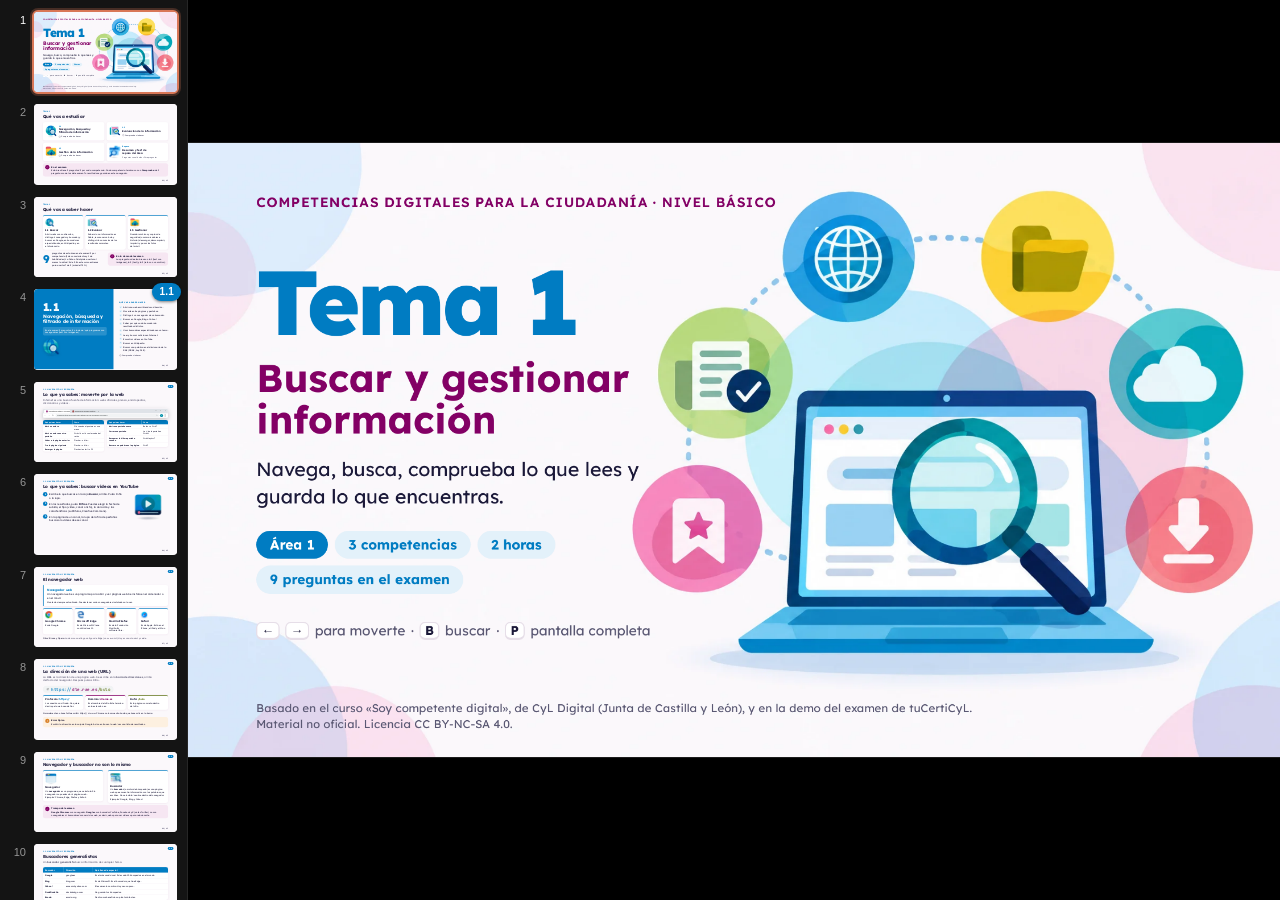
<file: tema1/index.html>
<!DOCTYPE html>
<html lang="es">
<head>
<meta charset="utf-8">
<meta name="viewport" content="width=device-width, initial-scale=1">
<title>Tema 1 · Buscar y gestionar información</title>
<link rel="preconnect" href="https://fonts.googleapis.com">
<link rel="preconnect" href="https://fonts.gstatic.com" crossorigin>
<link href="https://fonts.googleapis.com/css2?family=Lexend:wght@400;500;600;700;800&family=JetBrains+Mono:wght@500&display=swap" rel="stylesheet">
<link rel="icon" href="../assets/img/favicon.svg">
<link rel="stylesheet" href="../assets/cdc.css">
<style>
/* ===== Estilos propios del tema 1 (prefijo t1-) ===== */
.t1-oculto { display: none !important; }
.maqueta-movil .ventana, .t1-estatica { pointer-events: none; }
.sim-aviso .t1-pista { margin-top: 12px; font-size: 23px; color: var(--gris); }

/* Ventana de Chrome (sobre .ventana de cdc.css) */
.t1-chrome .v-barra { background: #DFE3E8; padding: 0 0 0 10px; gap: 4px; }
.t1-chrome .v-pestana { display: flex; align-items: center; gap: 8px; width: 240px; font-size: 12.5px; color: #1F1F1F; }
.t1-chrome .v-pestana .x { margin-left: auto; color: #5F6368; font-size: 11px; font-style: normal; }
.t1-nueva { align-self: center; font-size: 20px; color: #444; padding: 0 10px; line-height: 1; }
.t1-ctl { margin-left: auto; align-self: stretch; display: flex; }
.t1-ctl i { font-style: normal; width: 44px; display: grid; place-items: center; font-size: 13px; color: #333; }
.t1-chrome .v-direccion { gap: 6px; padding: 0 8px; font-size: 17px; position: relative; }
.t1-chrome .v-direccion > span:not(.url) { width: 30px; height: 30px; display: grid; place-items: center; border-radius: 50%; flex: none; }
.t1-chrome .v-direccion .url { display: flex; align-items: center; gap: 10px; height: 32px; padding: 0 14px; font-size: 14px; white-space: nowrap; overflow: hidden; }
.t1-chrome .v-direccion .url .t1-est { margin-left: auto; font-size: 17px; color: #5F6368; font-style: normal; }
.t1-tune { width: 16px; height: 16px; flex: none; }
.t1-chrome .v-direccion .t1-perfil { background: #0090A8; color: #fff; font-size: 13px; font-weight: 600; width: 26px; height: 26px; }
.t1-chrome .v-direccion .t1-puntos { font-size: 20px; font-weight: 700; color: #444; cursor: pointer; }
.t1-chrome .v-direccion .t1-desc-ico { font-size: 15px; color: #0B57D0; box-shadow: inset 0 0 0 2px #0B57D0; width: 26px; height: 26px; }
.t1-fav { flex: none; display: inline-block; width: 16px; height: 16px; border-radius: 4px; background: var(--c, #007CC2); color: #fff; font: 700 10px/16px 'Segoe UI', sans-serif; text-align: center; font-style: normal; vertical-align: -3px; }
.t1-marcas-barra { height: 30px; display: flex; align-items: center; gap: 18px; padding: 0 14px; font-size: 12.5px; color: #3C4043; border-bottom: 1px solid #E8EAED; }
.t1-marcas-barra span::before { content: '📁 '; }

/* Menús de Chrome */
.ventana .t1-menu { width: 330px; font-size: 13px; line-height: 1.25; padding: 6px 0; }
.ventana .t1-menu > div { display: flex; align-items: center; justify-content: space-between; gap: 24px; padding: 3.5px 16px; }
.t1-menu .at { color: #5F6368; font-size: 12px; font-style: normal; white-space: nowrap; }
.t1-menu .sub::after { content: '›'; color: #5F6368; font-size: 17px; line-height: 1; }
.ventana .t1-menu > .sep { height: 1px; padding: 0; margin: 5px 0; background: #E3E3E3; }
.ventana .t1-menu > .t1-gris { color: #5F6368; font-size: 12px; }
.ventana .t1-menu > .on, .pantalla-html[data-id="submenu"] .t1-mi-hist { background: #E8EAED; }
.t1-menu span { display: flex; align-items: center; gap: 10px; }

/* Páginas web inventadas */
.t1-web { background: #fff; }
.t1-web-cab { padding: 18px 40px; display: flex; align-items: baseline; gap: 16px; color: #fff; background: var(--c, #830065); }
.t1-web-cab b { font-size: 22px; }
.t1-web-cab span { font-size: 14px; opacity: .9; }
.t1-web-txt { padding: 22px 40px; font-size: 15px; color: #202124; }
.t1-web-txt h3 { font-size: 22px; margin-bottom: 14px; }
.t1-web-txt p + p { margin-top: 10px; }
.t1-web-tarjetas { display: grid; grid-template-columns: repeat(3, 1fr); gap: 14px; }
.t1-web-tarjetas div { border: 1px solid #E0E0E0; border-radius: 10px; padding: 14px; font-size: 14px; }
.t1-web table { border-collapse: collapse; font-size: 15px; margin-top: 6px; }
.t1-web td { padding: 9px 30px 9px 0; border-bottom: 1px solid #EEE; }
.t1-foto-web { height: 200px; border-radius: 10px; background: linear-gradient(180deg, #9FD3F0 0 55%, #8FA72F 55% 100%); position: relative; overflow: hidden; }
.t1-foto-web::before { content: ''; position: absolute; left: 60px; top: 40px; width: 60px; height: 60px; border-radius: 50%; background: #F3C51A; }
.t1-foto-web::after { content: ''; position: absolute; left: 150px; top: 60px; width: 260px; height: 130px; background: #C2A27A; clip-path: polygon(0 100%, 0 40%, 20% 40%, 20% 10%, 35% 10%, 35% 40%, 65% 40%, 65% 0, 80% 0, 80% 40%, 100% 40%, 100% 100%); }

/* Historial de Chrome */
.t1-hist { background: #F8F9FA; }
.t1-hist-cab { height: 56px; display: flex; align-items: center; padding: 0 20px; background: #fff; border-bottom: 1px solid #E8EAED; }
.t1-hist-tit { width: 200px; font-size: 20px; color: #202124; }
.t1-hist-buscar { width: 420px; height: 36px; border-radius: 18px; background: #F1F3F4; display: flex; align-items: center; gap: 12px; padding: 0 16px; color: #5F6368; font-size: 14px; }
.t1-hist-nav { position: absolute; left: 0; top: 56px; width: 220px; padding: 12px 0; font-size: 13.5px; color: #202124; }
.t1-hist-nav div { padding: 9px 20px; border-radius: 0 18px 18px 0; margin-right: 16px; }
.t1-hist-nav .on { background: #D3E3FD; color: #041E49; font-weight: 600; }
.t1-hist-main { position: absolute; left: 220px; right: 24px; top: 56px; bottom: 0; padding: 10px 20px; }
.t1-hist-tabs { display: flex; gap: 26px; font-size: 13.5px; border-bottom: 1px solid #DADCE0; margin-bottom: 12px; }
.t1-hist-tabs span { padding: 8px 4px; color: #5F6368; }
.t1-hist-tabs .on { color: #0B57D0; border-bottom: 3px solid #0B57D0; font-weight: 600; }
.t1-hist-card { background: #fff; border-radius: 10px; box-shadow: 0 1px 3px rgba(0,0,0,.14); padding: 4px 0 6px; margin-bottom: 12px; }
.t1-hist-card h5 { font-size: 13px; font-weight: 600; color: #202124; margin: 0; padding: 8px 18px 4px; }
.t1-hist-fila { display: flex; align-items: center; gap: 14px; padding: 6px 18px; font-size: 13.5px; cursor: pointer; }
.t1-hist-fila .h { width: 40px; color: #5F6368; font-size: 12.5px; }
.t1-hist-fila .t { color: #202124; white-space: nowrap; overflow: hidden; text-overflow: ellipsis; max-width: 360px; }
.t1-hist-fila .d { color: #5F6368; font-size: 12.5px; }
.t1-hist-buscar[data-t1-neutro] { cursor: text; }
/* Nota que sale al pulsar una zona que no cuenta como fallo (data-t1-neutro) */
.t1-nota { position: absolute; z-index: 6; left: 220px; top: 50px; width: 420px; background: #fff; border-radius: 10px; box-shadow: 0 4px 20px rgba(0,0,0,.25); border-left: 6px solid #E861A7; padding: 12px 16px; font-size: 15px; line-height: 1.35; color: #202124; }

/* Lupa dibujada */
.t1-lupa { display: inline-block; width: 13px; height: 13px; border: 2px solid currentColor; border-radius: 50%; position: relative; flex: none; }
.t1-lupa::after { content: ''; position: absolute; width: 2px; height: 7px; background: currentColor; right: -4px; bottom: -6px; transform: rotate(-45deg); border-radius: 1px; }

/* Google */
.t1-gini { background: #fff; text-align: center; }
.t1-gini-top { display: flex; justify-content: flex-end; align-items: center; gap: 18px; padding: 14px 22px; font-size: 13px; color: #202124; }
.t1-gboton { background: #0B57D0; color: #fff; border-radius: 18px; padding: 8px 20px; font-weight: 600; }
.t1-glogo { font: 500 74px/1 'Segoe UI', Arial, sans-serif; letter-spacing: -3px; margin-top: 64px; }
.t1-glogo b { font-weight: 500; }
.t1-gcaja { width: 560px; height: 46px; margin: 28px auto 0; border: 1px solid #DFE1E5; border-radius: 24px; display: flex; align-items: center; gap: 14px; padding: 0 18px; color: #9AA0A6; box-shadow: 0 1px 6px rgba(32,33,36,.12); cursor: text; }
.t1-gbts { display: flex; justify-content: center; gap: 12px; margin-top: 28px; }
.t1-gbts span { background: #F8F9FA; border-radius: 6px; padding: 9px 16px; font-size: 14px; color: #3C4043; }
.t1-gpie { position: absolute; left: 0; right: 0; bottom: 0; background: #F2F2F2; padding: 12px 30px; text-align: left; font-size: 14px; color: #70757A; }
.t1-chrome .v-direccion.t1-sobre { position: absolute; top: 42px; left: 0; right: 0; background: #fff; z-index: 4; }
.t1-chrome .v-direccion .url.t1-edit { background: #fff; box-shadow: 0 0 0 2px #0B57D0; }
.t1-edit input { border: 0; outline: 0; flex: 1; min-width: 0; font: 14px 'Segoe UI', sans-serif; color: #202124; background: transparent; }
.t1-sugs { position: absolute; top: 80px; left: 116px; right: 76px; background: #fff; border-radius: 0 0 14px 14px; box-shadow: 0 6px 16px rgba(0,0,0,.2); padding: 6px 0; z-index: 4; font-size: 14px; text-align: left; }
.t1-sugs > div { display: flex; align-items: center; gap: 14px; padding: 9px 18px; cursor: pointer; }
.t1-sugs > div:hover { background: #F1F3F4; }
.t1-sugs > div[hidden] { display: none; }
.t1-sugs small { color: #5F6368; }

/* Resultados de Google */
.t1-serp { background: #fff; }
.t1-serp-cab { display: flex; align-items: center; gap: 28px; padding: 12px 24px 8px; }
.t1-serp-cab .t1-glogo { font-size: 30px; margin: 0; letter-spacing: -1px; }
.t1-serp-caja { width: 540px; height: 40px; border-radius: 20px; box-shadow: 0 1px 6px rgba(32,33,36,.22); display: flex; align-items: center; justify-content: space-between; padding: 0 18px; font-size: 15px; color: #202124; }
.t1-serp-caja .t1-lupa { color: #4285F4; }
.t1-serp-tabs { display: flex; gap: 22px; padding: 0 0 0 112px; font-size: 13.5px; color: #5F6368; border-bottom: 1px solid #EBEBEB; }
.t1-serp-tabs span { padding: 7px 2px; }
.t1-serp-tabs .on { color: #1F1F1F; border-bottom: 3px solid #1F1F1F; font-weight: 600; }
.t1-serp-res { padding: 6px 0 0 112px; width: 780px; }
.t1-patro { font-size: 13px; font-weight: 700; color: #202124; margin-bottom: 4px !important; }
.t1-prods { padding: 4px 0 6px; }
.t1-prods-fila { display: flex; gap: 10px; }
.t1-prod { width: 118px; border: 1px solid #E3E3E3; border-radius: 10px; padding: 6px 8px; font-size: 11.5px; line-height: 1.25; cursor: pointer; }
.t1-prod .img { height: 30px; border-radius: 6px; display: grid; place-items: center; font-size: 20px; margin-bottom: 3px; }
.t1-prod .p { font-weight: 700; font-size: 12.5px; }
.t1-prod .s { color: #5F6368; }
.t1-ad, .t1-res { padding: 4px 0; position: relative; }
.t1-site { display: flex; align-items: center; gap: 10px; font-size: 13px; color: #202124; line-height: 1.2; }
.t1-site small { display: block; color: #4D5156; font-size: 12px; }
.t1-site .t1-fav { width: 24px; height: 24px; border-radius: 50%; line-height: 24px; font-size: 12px; }
.t1-tit { display: block; color: #1A0DAB; font-size: 18px; line-height: 1.25; margin-top: 2px; cursor: pointer; }
.t1-desc { font-size: 13px; color: #4D5156; line-height: 1.4; }
.t1-zona { cursor: pointer; }
.t1-final .t1-anuncio { box-shadow: 0 0 0 3px #C0392B; background: #FBEAE8; border-radius: 8px; }
.t1-final .t1-correcto { box-shadow: 0 0 0 3px #1E8E5A; background: #E6F4EC; border-radius: 8px; }
.t1-leyenda { position: absolute; right: 14px; top: 136px; z-index: 5; display: flex; flex-direction: column; gap: 8px; font: 600 13px/1.2 'Segoe UI', sans-serif; }
.t1-leyenda span { background: #fff; border-radius: 8px; padding: 6px 10px; box-shadow: 0 2px 8px rgba(0,0,0,.2); border-left: 6px solid; }
.t1-marca-ko { box-shadow: 0 0 0 3px #C0392B; border-radius: 8px; }
.t1-marca-ok { box-shadow: 0 0 0 3px #1E8E5A; border-radius: 8px; }
.t1-num-in { position: absolute; left: -44px; top: 6px; width: 32px; height: 32px; border-radius: 50%; background: #E861A7; color: #fff; font: 700 18px/32px 'Lexend', sans-serif; text-align: center; }

/* Diccionario (DLE) */
.t1-dle { background: #fff; }
.t1-dle-cab { display: flex; justify-content: space-between; align-items: center; padding: 12px 30px; border-bottom: 1px solid #E5E5E5; font-size: 12.5px; color: #333; }
.t1-dle-rae { font: 600 15px/1 Georgia, 'Times New Roman', serif; letter-spacing: .12em; color: #1A1A1A; }
.t1-dle-tit { font: 400 30px/1.2 Georgia, serif; text-align: center; margin-top: 46px; color: #1A1A1A; }
.t1-dle-sub { text-align: center; color: #8B1A1A; font-size: 13px; letter-spacing: .08em; text-transform: uppercase; margin-top: 8px; }
.t1-dle-busca { display: flex; width: 520px; margin: 30px auto 0; border: 1px solid #8C8C8C; border-radius: 4px; height: 44px; overflow: hidden; background: #fff; }
.t1-dle-busca input, .t1-dle-busca .v { flex: 1; min-width: 0; border: 0; outline: 0; padding: 0 14px; font: 17px 'Segoe UI', sans-serif; display: flex; align-items: center; color: #1A1A1A; }
.t1-dle-lupa { width: 56px; background: #8B1A1A; color: #fff; display: grid; place-items: center; cursor: pointer; }
.t1-dle-pie { width: 520px; margin: 40px auto 0; font-size: 13px; color: #555; border-top: 1px solid #EEE; padding-top: 14px; }
.t1-dle-art { width: 620px; margin: 30px auto 0; font: 21px/1.5 Georgia, serif; color: #1A1A1A; }
.t1-dle-art h4 { font: 700 38px/1.2 Georgia, serif; margin: 0 0 14px; }
.t1-dle-art abbr { color: #1F5FA8; font-style: italic; text-decoration: none; }

/* Burbujas de Chrome: marcador, descargas */
.t1-burbuja { position: absolute; z-index: 5; background: #fff; border-radius: 10px; box-shadow: 0 4px 20px rgba(0,0,0,.25); padding: 16px 18px; font-size: 13.5px; color: #202124; }
.t1-burbuja h6 { font-size: 15px; font-weight: 600; margin: 0 0 12px; }
.t1-burbuja .fila { display: grid; grid-template-columns: 70px 1fr; align-items: center; gap: 10px; margin-bottom: 10px; }
.t1-burbuja .campo { border: 1px solid #C4C7C5; border-radius: 6px; padding: 6px 10px; }
.t1-burbuja .bts { display: flex; justify-content: flex-end; gap: 10px; margin-top: 6px; }
.t1-burbuja .bts span { border: 1px solid #C4C7C5; border-radius: 16px; padding: 6px 16px; color: #0B57D0; }
.t1-burbuja .bts .p { background: #0B57D0; color: #fff; border-color: #0B57D0; }
.t1-desc-fila { display: flex; align-items: center; gap: 12px; padding: 8px 0; }
.t1-desc-fila small { display: block; color: #5F6368; font-size: 12px; }
.t1-desc-fila .carp { margin-left: auto; width: 30px; height: 30px; border-radius: 50%; display: grid; place-items: center; box-shadow: 0 0 0 3px #E861A7; }
.t1-pdf { width: 24px; height: 30px; border-radius: 3px; background: #EA4335; color: #fff; font: 700 8px/30px 'Segoe UI', sans-serif; text-align: center; flex: none; }

/* Explorador de Windows 11 */
.t1-win { position: relative; font-family: 'Segoe UI', sans-serif; color: #1A1A1A; }
.t1-win-menu { width: 340px; background: #F9F9F9; border: 1px solid #DADADA; border-radius: 8px; box-shadow: 0 8px 24px rgba(0,0,0,.18); padding: 4px; font-size: 15px; }
.t1-win-iconos { display: flex; justify-content: space-around; padding: 6px 4px 8px; border-bottom: 1px solid #E5E5E5; margin-bottom: 4px; font-size: 18px; color: #333; }
.t1-win-menu > div:not(.t1-win-iconos) { display: flex; align-items: center; gap: 12px; padding: 7px 12px; border-radius: 4px; }
.t1-win-menu em { margin-left: auto; color: #6B6B6B; font-style: normal; font-size: 13px; }
.t1-win-menu > .on { background: #E5F1FB; box-shadow: inset 0 0 0 3px #E861A7; font-weight: 600; }
.t1-win-menu > .sep { height: 1px; background: #E5E5E5; padding: 0 !important; margin: 4px 0; }
.t1-win-dlg { width: 520px; background: #fff; border: 1px solid #C8C8C8; border-radius: 8px; box-shadow: 0 10px 30px rgba(0,0,0,.2); font-size: 14px; overflow: hidden; }
.t1-win-dlg .tit { background: #F3F3F3; padding: 9px 14px; font-size: 13px; }
.t1-win-dlg .cue { padding: 16px 22px 18px; display: flex; flex-direction: column; gap: 10px; }
.t1-win-dlg h6 { font-size: 17px; font-weight: 400; color: #1C3A8C; margin: 0 0 4px; }
.t1-win-dlg .ruta-w { display: flex; gap: 8px; }
.t1-win-dlg .ruta-w span:first-child { flex: 1; border: 1px solid #8A8A8A; padding: 5px 8px; font-size: 13px; }
.t1-win-dlg .ruta-w span:last-child { border: 1px solid #ADADAD; padding: 5px 10px; background: #F5F5F5; font-size: 13px; }
.t1-win-dlg .chk::before { content: '☑ '; color: #0067C0; font-size: 16px; }
.t1-win-dlg .bts { display: flex; justify-content: flex-end; gap: 8px; margin-top: 6px; }
.t1-win-dlg .bts span { border: 1px solid #ADADAD; border-radius: 4px; padding: 5px 22px; background: #F5F5F5; }
.t1-win-dlg .bts .p { background: #0067C0; color: #fff; border-color: #0067C0; box-shadow: 0 0 0 3px #E861A7; }
.t1-win-busca { display: flex; align-items: center; gap: 12px; width: 560px; height: 52px; border-radius: 8px; background: #fff; border: 1px solid #C8C8C8; border-bottom: 3px solid #0067C0; padding: 0 18px; font: 20px 'Segoe UI', sans-serif; color: #1A1A1A; box-shadow: var(--sombra); }

/* Imprimir en Chrome */
.t1-print { display: flex; width: 760px; height: 470px; border-radius: 10px; overflow: hidden; box-shadow: 0 16px 50px rgba(0,0,0,.22); font-family: 'Segoe UI', sans-serif; font-size: 14px; background: #fff; border: 1px solid #D0D0D8; color: #202124; }
.t1-print-prev { flex: 1; background: #E8EAED; display: grid; place-items: center; }
.t1-print-prev .hoja { width: 210px; height: 297px; background: #fff; box-shadow: 0 2px 8px rgba(0,0,0,.2); padding: 22px; display: flex; flex-direction: column; gap: 9px; }
.t1-print-prev .hoja i { display: block; height: 8px; border-radius: 4px; background: #DADCE0; }
.t1-print-panel { width: 370px; padding: 20px 22px; display: flex; flex-direction: column; gap: 14px; position: relative; }
.t1-print-cab { display: flex; justify-content: space-between; align-items: baseline; }
.t1-print-cab b { font-size: 20px; font-weight: 400; }
.t1-print-cab span { color: #5F6368; font-size: 13px; }
.t1-print .fila { display: grid; grid-template-columns: 84px 1fr; align-items: center; gap: 10px; }
.t1-print .sel, .t1-print .campo { border: 1px solid #DADCE0; border-radius: 6px; padding: 7px 10px; }
.t1-print .sel::after { content: ' ▾'; float: right; color: #5F6368; }
.t1-print .marca { box-shadow: 0 0 0 3px #E861A7; }
.t1-print .pie { position: absolute; right: 22px; bottom: 18px; display: flex; gap: 10px; }
.t1-print .b1 { background: #0B57D0; color: #fff; border-radius: 18px; padding: 8px 22px; }
.t1-print .b2 { border: 1px solid #DADCE0; border-radius: 18px; padding: 8px 22px; color: #0B57D0; }

/* Móvil: preferencias de USB y WhatsApp */
.t1-and-sec { padding: 18px 22px 6px; color: #0B57D0; font-size: 14px; font-weight: 600; }
.t1-and-op { display: flex; align-items: center; gap: 18px; padding: 12px 22px; font-size: 15.5px; }
.t1-and-op i { width: 20px; height: 20px; border-radius: 50%; border: 2px solid #444; flex: none; }
.t1-and-op.on i { border-color: #0B57D0; box-shadow: inset 0 0 0 4px #fff; background: #0B57D0; }
.t1-and-op.on { background: #E8F0FE; }
.t1-reenv { display: block; color: #667781; font-size: 12px; font-style: italic; margin-bottom: 4px; }

/* La URL desmontada */
.t1-omni { display: flex; align-items: center; gap: 4px; background: #F1F3F4; border-radius: 999px; padding: 20px 44px; font: 500 56px/1 'JetBrains Mono', Consolas, monospace; width: fit-content; }
.t1-omni .t1-tune { width: 40px; height: 40px; margin-right: 26px; }
.t1-p1 { color: #007CC2; } .t1-p2 { color: #830065; } .t1-p3 { color: #617518; }

/* Logos en las opciones de test */
.t1-logos .opciones.rejilla { grid-template-columns: repeat(6, minmax(0, 1fr)) !important; }
.t1-logos .opcion.con-img { padding-top: 26px; }
.t1-logos .opcion.con-img img { max-height: 170px; margin: -18px 0 -14px; }
.t1-solo-logo .opcion.con-img > span:last-child { display: none; }
.t1-logo-t img { height: 96px; width: 96px; object-fit: contain; margin-bottom: 4px; }
.t1-ico-fija { height: 130px !important; width: auto !important; align-self: flex-start; }

/* Marcas numeradas sobre una imagen */
.t1-n { position: absolute; z-index: 3; width: 44px; height: 44px; border-radius: 50%; background: #E861A7; color: #fff; font: 700 24px/44px 'Lexend', sans-serif; text-align: center; box-shadow: 0 2px 10px rgba(0,0,0,.3); }
.t1-recuadro { position: absolute; z-index: 2; border: 5px solid #E861A7; border-radius: 12px; }
.t1-cita { font-style: italic; font-size: 30px; font-weight: 600; color: var(--texto); }
/* Pregunta corregida: la explicación va al lado del botón y se quita la instrucción, para que todo quepa en la diapositiva */
.preg[data-corregida] > .instr { display: none; }
.preg:not(.sim-dos):not(.con-img) { display: grid; grid-template-columns: auto minmax(0, 1fr); column-gap: 24px; row-gap: 20px; align-content: start; }
.preg:not(.sim-dos):not(.con-img) > * { grid-column: 1 / -1; }
.preg:not(.sim-dos):not(.con-img) > .botones, .preg.con-img > .botones { grid-column: 1; align-self: start; }
.preg:not(.sim-dos):not(.con-img) > .fb, .preg.con-img > .fb { grid-column: 2; }
.preg.con-img { grid-template-columns: auto minmax(0, 1fr) auto; }
.preg.con-img > * { grid-column: 1 / 3; }
.preg.con-img > .img-enun { grid-column: 3; grid-row: 1 / span 12; max-height: 560px; max-width: 600px; }
.repaso-test .preg.con-img > .img-enun { max-height: 520px; max-width: 540px; }
.preg .fb { font-size: 24px; padding: 14px 22px; }
.preg .fb .fb-tit { font-size: 26px; }
/* Emparejar: la explicación y las parejas correctas, en una columna a la derecha */
.t1-dos-col > .preg:not(.sim-dos):not(.con-img) { grid-template-columns: minmax(0, 1.45fr) minmax(0, 1fr); column-gap: 40px; }
.t1-dos-col > .preg:not(.sim-dos):not(.con-img) > *, .t1-dos-col > .preg:not(.sim-dos):not(.con-img) > .botones { grid-column: 1; }
.t1-dos-col > .preg:not(.sim-dos):not(.con-img) > .fb.ok, .t1-dos-col > .preg:not(.sim-dos):not(.con-img) > .fb.ko { grid-column: 2; grid-row: 1 / span 3; align-self: start; }
.t1-dos-col > .preg:not(.sim-dos):not(.con-img) > .fb.info { grid-column: 2; grid-row: 1 / span 3; align-self: end; }
</style>
</head>
<body class="area-1">

<!-- Plantilla: Chrome, abrir una página del historial (práctica de la 1.3). Las pantallas con data-t1-base copian otra pantalla sin sus zonas de clic. -->
<template id="t1-historial">
  <div class="ventana t1-chrome">
    <div class="pantalla-html" data-id="inicio">
      <div class="v-barra"><span class="v-pestana"><i class="t1-fav" style="--c:#830065">C</i>Competencias digitales · Nivel básico<i class="x">✕</i></span><span class="t1-nueva">+</span><span class="t1-ctl"><i>—</i><i>☐</i><i>✕</i></span></div>
      <div class="v-direccion"><span>←</span><span>→</span><span>⟳</span><span class="url"><svg class="t1-tune" viewBox="0 0 16 16"><path d="M2 5h6.5M12.5 5H14M2 11h1.5M7.5 11H14" stroke="#5F6368" stroke-width="1.6" fill="none"/><circle cx="10.5" cy="5" r="1.9" fill="none" stroke="#5F6368" stroke-width="1.6"/><circle cx="5.5" cy="11" r="1.9" fill="none" stroke="#5F6368" stroke-width="1.6"/></svg>raulibanez.github.io/competencias-digitales-para-la-ciudadania-nivel-basico<i class="t1-est">☆</i></span><span class="t1-perfil">L</span><span class="t1-puntos" data-ir="menu" title="Personaliza y controla Google Chrome">⋮</span></div>
      <div class="v-cuerpo t1-web">
        <div class="t1-web-cab"><b>Competencias digitales para la ciudadanía</b><span>Nivel básico · Curso de autoformación</span></div>
        <div class="t1-web-txt">
          <h3>Temas</h3>
          <div class="t1-web-tarjetas"><div><b>Tema 0</b><br>El examen tuCertiCyL</div><div><b>Tema 1</b><br>Buscar y gestionar información</div><div><b>Tema 2</b><br>Comunicación y colaboración</div><div><b>Tema 3</b><br>Creación de contenidos</div><div><b>Tema 4</b><br>Seguridad, bienestar y uso responsable</div><div><b>Tema 5</b><br>Resolución de problemas</div></div>
          <p style="margin-top:22px">Cada tema termina con preguntas como las del examen: test, simulaciones y retos.</p>
        </div>
      </div>
    </div>
    <div class="pantalla-html" data-id="menu" data-t1-base="inicio">
      <div class="v-menu t1-menu" style="top:80px;right:8px">
        <div>Nueva pestaña<i class="at">Ctrl+T</i></div>
        <div>Nueva ventana<i class="at">Ctrl+N</i></div>
        <div>Nueva ventana de incógnito<i class="at">Ctrl+Mayús+N</i></div>
        <div class="sep"></div>
        <div class="sub">Contraseñas y autocompletar</div>
        <div class="sub t1-mi-hist" data-ir="submenu">Historial</div>
        <div>Descargas<i class="at">Ctrl+J</i></div>
        <div class="sub">Marcadores y listas</div>
        <div class="sub">Grupos de pestañas</div>
        <div class="sub">Extensiones</div>
        <div>Eliminar datos de navegación...<i class="at">Ctrl+Mayús+Supr</i></div>
        <div class="sep"></div>
        <div>Zoom<i class="at">−&nbsp;&nbsp;&nbsp;100 %&nbsp;&nbsp;&nbsp;+&nbsp;&nbsp;&nbsp;⛶</i></div>
        <div class="sep"></div>
        <div>Imprimir...<i class="at">Ctrl+P</i></div>
        <div>Buscar con Google Lens</div>
        <div>Traducir...</div>
        <div class="sub">Buscar y editar</div>
        <div class="sub">Enviar, guardar y compartir</div>
        <div class="sub">Más herramientas</div>
        <div class="sep"></div>
        <div class="sub">Ayuda</div>
        <div>Configuración</div>
        <div>Salir</div>
      </div>
    </div>
    <div class="pantalla-html" data-id="submenu" data-t1-base="menu">
      <div class="v-menu t1-menu" style="top:186px;right:334px;width:310px">
        <div data-ir="historial">Historial<i class="at">Ctrl+H</i></div>
        <div class="sep"></div>
        <div class="t1-gris">Pestañas cerradas recientemente</div>
        <div><span><i class="t1-fav" style="--c:#0090A8">A</i>El tiempo en Valladolid - AEMET</span></div>
        <div><span><i class="t1-fav" style="--c:#4285F4">G</i>Google</span></div>
        <div class="sep"></div>
        <div class="sub">Pestañas de otros dispositivos</div>
      </div>
    </div>
    <div class="pantalla-html" data-id="historial">
      <div class="v-barra"><span class="v-pestana"><i class="t1-fav" style="--c:#5F6368">H</i>Historial<i class="x">✕</i></span><span class="t1-nueva">+</span><span class="t1-ctl"><i>—</i><i>☐</i><i>✕</i></span></div>
      <div class="v-direccion"><span>←</span><span>→</span><span>⟳</span><span class="url"><b style="font-weight:600">Chrome</b>&nbsp;|&nbsp;chrome://history<i class="t1-est">☆</i></span><span class="t1-perfil">L</span><span class="t1-puntos">⋮</span></div>
      <div class="v-cuerpo t1-hist">
        <div class="t1-hist-cab"><span class="t1-hist-tit">Historial</span><span class="t1-hist-buscar" data-t1-neutro><i class="t1-lupa"></i>Buscar en el historial</span></div>
        <div class="t1-nota" data-t1-neutro hidden>En esta práctica no hace falta buscar. Busca la página en la lista y haz clic en ella.</div>
        <div class="t1-hist-nav"><div class="on">Historial de Chrome</div><div>Pestañas de otros dispositivos</div><div>Eliminar datos de navegación</div></div>
        <div class="t1-hist-main">
          <div class="t1-hist-tabs"><span class="on">Lista</span><span>Por grupo</span></div>
          <div class="t1-hist-card"><h5>Hoy - sábado, 24 de octubre de 2026</h5>
            <div class="t1-hist-fila"><span class="h">10:12</span><i class="t1-fav" style="--c:#830065">C</i><span class="t">Competencias digitales para la ciudadanía</span><span class="d">raulibanez.github.io</span></div>
            <div class="t1-hist-fila"><span class="h">9:48</span><i class="t1-fav" style="--c:#0090A8">A</i><span class="t">El tiempo en Valladolid - AEMET</span><span class="d">aemet.es</span></div>
            <div class="t1-hist-fila"><span class="h">9:15</span><i class="t1-fav" style="--c:#007CC2">B</i><span class="t">Actividades de noviembre · Biblioteca Municipal</span><span class="d">biblioteca-municipal.ejemplo.es</span></div>
          </div>
          <div class="t1-hist-card"><h5>Ayer - viernes, 23 de octubre de 2026</h5>
            <div class="t1-hist-fila"><span class="h">19:05</span><i class="t1-fav" style="--c:#EA686B">R</i><span class="t">Bizcocho de yogur fácil</span><span class="d">recetas.ejemplo.es</span></div>
            <div class="t1-hist-fila" data-ir="final"><span class="h">18:41</span><i class="t1-fav" style="--c:#007CC2">B</i><span class="t">Horario de la Biblioteca Municipal</span><span class="d">biblioteca-municipal.ejemplo.es</span></div>
            <div class="t1-hist-fila"><span class="h">18:39</span><i class="t1-fav" style="--c:#4285F4">G</i><span class="t">biblioteca municipal - Buscar con Google</span><span class="d">google.es</span></div>
            <div class="t1-hist-fila"><span class="h">17:20</span><i class="t1-fav" style="--c:#8FA72F">D</i><span class="t">Actividades del pabellón de deportes</span><span class="d">deportes.ejemplo.es</span></div>
          </div>
        </div>
      </div>
    </div>
    <div class="pantalla-html" data-id="final" data-final>
      <div class="v-barra"><span class="v-pestana"><i class="t1-fav" style="--c:#007CC2">B</i>Horario de la Biblioteca Municipal<i class="x">✕</i></span><span class="t1-nueva">+</span><span class="t1-ctl"><i>—</i><i>☐</i><i>✕</i></span></div>
      <div class="v-direccion"><span>←</span><span>→</span><span>⟳</span><span class="url"><svg class="t1-tune" viewBox="0 0 16 16"><path d="M2 5h6.5M12.5 5H14M2 11h1.5M7.5 11H14" stroke="#5F6368" stroke-width="1.6" fill="none"/><circle cx="10.5" cy="5" r="1.9" fill="none" stroke="#5F6368" stroke-width="1.6"/><circle cx="5.5" cy="11" r="1.9" fill="none" stroke="#5F6368" stroke-width="1.6"/></svg>biblioteca-municipal.ejemplo.es/horario<i class="t1-est">☆</i></span><span class="t1-perfil">L</span><span class="t1-puntos">⋮</span></div>
      <div class="v-cuerpo t1-web">
        <div class="t1-web-cab" style="--c:#007CC2"><b>Biblioteca Municipal</b><span>Préstamo · Actividades · Horario</span></div>
        <div class="t1-web-txt">
          <h3>Horario</h3>
          <table><tr><td><b>Lunes a viernes</b></td><td>9:00 a 14:00 y 16:30 a 20:30</td></tr><tr><td><b>Sábados</b></td><td>10:00 a 13:30</td></tr><tr><td><b>Domingos y festivos</b></td><td>Cerrado</td></tr></table>
          <p style="margin-top:18px">En julio y agosto, solo de mañana.</p>
        </div>
      </div>
    </div>
  </div>
</template>

<!-- Plantilla: Chrome, abrir dle.rae.es y buscar «bulo» (Comprueba 1.1 y maquetas del diccionario) -->
<template id="t1-dle">
  <div class="ventana t1-chrome">
    <div class="pantalla-html" data-id="google">
      <div class="v-barra"><span class="v-pestana"><i class="t1-fav" style="--c:#4285F4">G</i>Google<i class="x">✕</i></span><span class="t1-nueva">+</span><span class="t1-ctl"><i>—</i><i>☐</i><i>✕</i></span></div>
      <div class="v-direccion"><span>←</span><span>→</span><span>⟳</span><span class="url t1-clic" data-ir="dir" style="cursor:text"><svg class="t1-tune" viewBox="0 0 16 16"><path d="M2 5h6.5M12.5 5H14M2 11h1.5M7.5 11H14" stroke="#5F6368" stroke-width="1.6" fill="none"/><circle cx="10.5" cy="5" r="1.9" fill="none" stroke="#5F6368" stroke-width="1.6"/><circle cx="5.5" cy="11" r="1.9" fill="none" stroke="#5F6368" stroke-width="1.6"/></svg>google.es<i class="t1-est">☆</i></span><span class="t1-perfil">L</span><span class="t1-puntos">⋮</span></div>
      <div class="v-cuerpo t1-gini">
        <div class="t1-gini-top"><span>Gmail</span><span>Imágenes</span><span style="letter-spacing:-2px;color:#5F6368">⠿</span><span class="t1-gboton">Iniciar sesión</span></div>
        <div class="t1-glogo"><b style="color:#4285F4">G</b><b style="color:#EA4335">o</b><b style="color:#FBBC05">o</b><b style="color:#4285F4">g</b><b style="color:#34A853">l</b><b style="color:#EA4335">e</b></div>
        <div class="t1-gcaja" data-t1-pista="Esa es la caja del buscador. La dirección se escribe en la barra de direcciones, arriba."><i class="t1-lupa"></i><span style="flex:1"></span><span style="color:#4285F4;font-size:18px">●</span></div>
        <div class="t1-gbts"><span>Buscar con Google</span><span>Voy a tener suerte</span></div>
        <div class="t1-gpie">España</div>
      </div>
    </div>
    <div class="pantalla-html" data-id="dir" data-t1-base="google">
      <div class="v-direccion t1-sobre"><span>←</span><span>→</span><span>⟳</span><span class="url t1-edit t1-sol"><i class="t1-lupa" style="color:#5F6368"></i><input class="t1-campo" data-valida="url" data-ir-ok="dle" data-sugiere data-autofoco data-pista="Escribe la dirección dle.rae.es y pulsa Intro." placeholder="Busca en Google o escribe una URL" aria-label="Barra de direcciones" autocomplete="off" spellcheck="false"></span><span class="t1-perfil">L</span><span class="t1-puntos">⋮</span></div>
      <div class="t1-sugs" hidden>
        <div class="t1-sug-dle" data-ir="dle" hidden><span class="t1-fav" style="--c:#8B1A1A">D</span><span>dle.rae.es</span><small>— Diccionario de la lengua española</small></div>
        <div data-t1-pista="Esa opción busca el texto en Google. Pulsa Intro o elige la dirección dle.rae.es."><i class="t1-lupa" style="color:#5F6368"></i><span class="t1-q"></span><small>— Buscar con Google</small></div>
      </div>
      <span class="t1-oculto" data-ir="dle"></span>
    </div>
    <div class="pantalla-html" data-id="dle">
      <div class="v-barra"><span class="v-pestana"><i class="t1-fav" style="--c:#8B1A1A">D</i>Diccionario de la lengua española<i class="x">✕</i></span><span class="t1-nueva">+</span><span class="t1-ctl"><i>—</i><i>☐</i><i>✕</i></span></div>
      <div class="v-direccion"><span>←</span><span>→</span><span>⟳</span><span class="url"><svg class="t1-tune" viewBox="0 0 16 16"><path d="M2 5h6.5M12.5 5H14M2 11h1.5M7.5 11H14" stroke="#5F6368" stroke-width="1.6" fill="none"/><circle cx="10.5" cy="5" r="1.9" fill="none" stroke="#5F6368" stroke-width="1.6"/><circle cx="5.5" cy="11" r="1.9" fill="none" stroke="#5F6368" stroke-width="1.6"/></svg>dle.rae.es<i class="t1-est">☆</i></span><span class="t1-perfil">L</span><span class="t1-puntos">⋮</span></div>
      <div class="v-cuerpo t1-dle">
        <div class="t1-dle-cab"><span class="t1-dle-rae">REAL ACADEMIA ESPAÑOLA</span><span>Diccionarios · Gramática · Ortografía · Dudas rápidas</span></div>
        <div class="t1-dle-tit">Diccionario de la lengua española</div>
        <div class="t1-dle-sub">Edición del Tricentenario</div>
        <div class="t1-dle-busca t1-sol"><input class="t1-campo" data-valida="bulo" data-ir-ok="entrada" data-pista="Escribe la palabra bulo y pulsa la lupa." aria-label="Buscar en el diccionario" autocomplete="off" spellcheck="false"><span class="t1-dle-lupa" data-t1-envia="entrada" title="Consultar"><i class="t1-lupa"></i></span></div>
        <span class="t1-oculto" data-ir="entrada"></span>
        <div class="t1-dle-pie">Escribe una palabra y pulsa la lupa para ver su definición.</div>
      </div>
    </div>
    <div class="pantalla-html" data-id="entrada" data-final>
      <div class="v-barra"><span class="v-pestana"><i class="t1-fav" style="--c:#8B1A1A">D</i>bulo | Diccionario de la lengua española<i class="x">✕</i></span><span class="t1-nueva">+</span><span class="t1-ctl"><i>—</i><i>☐</i><i>✕</i></span></div>
      <div class="v-direccion"><span>←</span><span>→</span><span>⟳</span><span class="url"><svg class="t1-tune" viewBox="0 0 16 16"><path d="M2 5h6.5M12.5 5H14M2 11h1.5M7.5 11H14" stroke="#5F6368" stroke-width="1.6" fill="none"/><circle cx="10.5" cy="5" r="1.9" fill="none" stroke="#5F6368" stroke-width="1.6"/><circle cx="5.5" cy="11" r="1.9" fill="none" stroke="#5F6368" stroke-width="1.6"/></svg>dle.rae.es/bulo<i class="t1-est">☆</i></span><span class="t1-perfil">L</span><span class="t1-puntos">⋮</span></div>
      <div class="v-cuerpo t1-dle">
        <div class="t1-dle-cab"><span class="t1-dle-rae">REAL ACADEMIA ESPAÑOLA</span><span>Diccionarios · Gramática · Ortografía · Dudas rápidas</span></div>
        <div class="t1-dle-busca" style="margin-top:24px"><span class="v">bulo</span><span class="t1-dle-lupa"><i class="t1-lupa"></i></span></div>
        <div class="t1-dle-art"><h4>bulo</h4><p><b>1.</b> <abbr title="nombre masculino">m.</abbr> Noticia falsa propalada con algún fin.</p></div>
      </div>
    </div>
  </div>
</template>

<!-- Plantilla: resultados de Google, el primer resultado que no es publicidad (Comprueba 1.2). Tiendas y webs inventadas. -->
<template id="t1-google">
  <div class="ventana t1-chrome">
    <div class="pantalla-html" data-id="serp">
      <div class="v-barra"><span class="v-pestana"><i class="t1-fav" style="--c:#4285F4">G</i>zapatillas de deporte - Buscar con Google<i class="x">✕</i></span><span class="t1-nueva">+</span><span class="t1-ctl"><i>—</i><i>☐</i><i>✕</i></span></div>
      <div class="v-direccion"><span>←</span><span>→</span><span>⟳</span><span class="url"><svg class="t1-tune" viewBox="0 0 16 16"><path d="M2 5h6.5M12.5 5H14M2 11h1.5M7.5 11H14" stroke="#5F6368" stroke-width="1.6" fill="none"/><circle cx="10.5" cy="5" r="1.9" fill="none" stroke="#5F6368" stroke-width="1.6"/><circle cx="5.5" cy="11" r="1.9" fill="none" stroke="#5F6368" stroke-width="1.6"/></svg>google.es/search?q=zapatillas+de+deporte<i class="t1-est">☆</i></span><span class="t1-perfil">L</span><span class="t1-puntos">⋮</span></div>
      <div class="v-cuerpo t1-serp">
        <div class="t1-serp-cab"><span class="t1-glogo"><b style="color:#4285F4">G</b><b style="color:#EA4335">o</b><b style="color:#FBBC05">o</b><b style="color:#4285F4">g</b><b style="color:#34A853">l</b><b style="color:#EA4335">e</b></span><span class="t1-serp-caja">zapatillas de deporte<i class="t1-lupa"></i></span></div>
        <div class="t1-serp-tabs"><span class="on">Todo</span><span>Shopping</span><span>Imágenes</span><span>Vídeos</span><span>Noticias</span><span>Más</span></div>
        <div class="t1-serp-res">
          <div class="t1-anuncio t1-prods" data-t1-pista="Ese resultado lleva la etiqueta «Patrocinado». Es un anuncio. Busca el primero que no la lleve.">
            <p class="t1-patro">Patrocinado</p>
            <div class="t1-prods-fila">
              <div class="t1-prod"><div class="img" style="background:#E3F1FA">👟</div><p>Zapatillas running Vuelo 3</p><p class="p">59,99 €</p><p class="s">Deportes Meseta</p></div>
              <div class="t1-prod"><div class="img" style="background:#FBE6F0">👟</div><p>Zapatillas pádel Smash</p><p class="p">74,95 €</p><p class="s">ZapaRun</p></div>
              <div class="t1-prod"><div class="img" style="background:#EEF3DE">👟</div><p>Zapatillas trail Sierra</p><p class="p">89,00 €</p><p class="s">Atleta Total</p></div>
              <div class="t1-prod"><div class="img" style="background:#FDF5D6">👟</div><p>Zapatillas casual Paseo</p><p class="p">39,99 €</p><p class="s">Calzados Duero</p></div>
              <div class="t1-prod"><div class="img" style="background:#E0F2F4">👟</div><p>Zapatillas gimnasio Flex</p><p class="p">45,50 €</p><p class="s">Deportes Meseta</p></div>
            </div>
          </div>
          <div class="t1-anuncio t1-ad" data-t1-pista="Ese resultado lleva la etiqueta «Patrocinado». Es un anuncio. Busca el primero que no la lleve.">
            <p class="t1-patro">Patrocinado</p>
            <div class="t1-site"><i class="t1-fav" style="--c:#E861A7">Z</i><span>ZapaRun<small>https://www.zaparun.ejemplo.es</small></span></div>
            <span class="t1-tit">Zapatillas de deporte - Hasta un 40 % de descuento</span>
            <p class="t1-desc">Envío gratis en 24 horas. Devolución fácil. Las mejores marcas de running y pádel.</p>
          </div>
          <div class="t1-anuncio t1-ad" data-t1-pista="Ese resultado lleva la etiqueta «Patrocinado». Es un anuncio. Busca el primero que no la lleve.">
            <p class="t1-patro">Patrocinado</p>
            <div class="t1-site"><i class="t1-fav" style="--c:#F3C51A">A</i><span>Atleta Total<small>https://www.atletatotal.ejemplo.es</small></span></div>
            <span class="t1-tit">Zapatillas deportivas para hombre y mujer | Atleta Total</span>
            <p class="t1-desc">Más de 500 modelos. Compra hoy y recíbelo mañana.</p>
          </div>
          <div class="t1-res t1-correcto">
            <div class="t1-zona t1-sol" data-ir="ok"><div class="t1-site"><i class="t1-fav" style="--c:#007CC2">R</i><span>Revista Deportiva<small>https://revistadeportiva.ejemplo.es › guias</small></span></div>
            <span class="t1-tit">Cómo elegir zapatillas de deporte: guía paso a paso</span>
            <p class="t1-desc">Qué mirar antes de comprar: el deporte que haces, tu tipo de pisada, la talla y el precio.</p></div>
          </div>
          <div class="t1-res">
            <div class="t1-site"><i class="t1-fav" style="--c:#8FA72F">C</i><span>Corredores Populares<small>https://corredorespopulares.ejemplo.es › consejos</small></span></div>
            <span class="t1-tit">10 zapatillas de deporte para empezar a correr</span>
            <p class="t1-desc">Hemos probado diez modelos baratos para quien empieza a correr.</p>
          </div>
        </div>
      </div>
    </div>
    <div class="pantalla-html t1-final" data-id="ok" data-final data-t1-base="serp">
      <div class="t1-leyenda"><span style="border-color:#C0392B">Anuncios</span><span style="border-color:#1E8E5A">Primer resultado normal</span></div>
    </div>
  </div>
</template>

<deck-stage width="1920" height="1080">

<!-- ======================= Portada e índice ======================= -->

<section class="portada" data-label="Portada" style="background-image:url(img/portada.webp)">
  <a class="marca" href="../">Competencias digitales para la ciudadanía · Nivel básico</a>
  <p class="num">Tema 1</p>
  <h1>Buscar y gestionar información</h1>
  <p class="sub">Navega, busca, comprueba lo que lees y guarda lo que encuentras.</p>
  <div class="datos"><span class="pill">Área 1</span><span class="pill clara">3 competencias</span><span class="pill clara">2 horas</span><span class="pill clara">9 preguntas en el examen</span></div>
  <p class="pista-teclas"><kbd>←</kbd><kbd>→</kbd> para moverte <span>·</span> <kbd>B</kbd> buscar <span>·</span> <kbd>P</kbd> pantalla completa</p>
  <p class="pie-credito">Basado en el curso «Soy competente digital», de CyL Digital (Junta de Castilla y León), y en la demo del examen de tuCertiCyL. Material no oficial. Licencia CC BY-NC-SA 4.0.</p>
</section>

<section class="s" data-label="Índice">
  <div class="cab"><p class="etq">Tema 1</p><h2>Qué vas a estudiar</h2></div>
  <div class="cuerpo">
    <div class="indice-comp">
      <a href="#c11"><img class="ico" src="img/ia/busqueda.webp" alt=""><div><span class="n">1.1</span><h3>Navegación, búsqueda y filtrado de información</h3><span class="estado-comp" data-comp="1.1"></span></div></a>
      <a href="#c12"><img class="ico" src="img/ia/evaluacion.webp" alt=""><div><span class="n">1.2</span><h3>Evaluación de la información</h3><span class="estado-comp" data-comp="1.2"></span></div></a>
      <a href="#c13"><img class="ico" src="img/ia/gestion.webp" alt=""><div><span class="n">1.3</span><h3>Gestión de la información</h3><span class="estado-comp" data-comp="1.3"></span></div></a>
      <a href="#repaso"><img class="ico" src="../assets/img/area-informacion.webp" alt=""><div><span class="n">Repaso</span><h3>Resumen y test de repaso del área</h3><span class="cap">Preguntas con el botón «Otra pregunta»</span></div></a>
    </div>
    <div class="caja examen"><span class="tt">En el examen</span>Esta área tiene 9 preguntas: 3 por cada competencia. Cada competencia termina con un <b>Comprueba</b> de 3 preguntas como las del examen. Tu resultado se guarda en este navegador.</div>
  </div>
</section>

<section class="s" data-label="Qué vas a saber hacer">
  <div class="cab"><p class="etq">Tema 1</p><h2>Qué vas a saber hacer</h2></div>
  <div class="cuerpo">
    <div class="tarjetas" style="--n:3">
      <div class="tarjeta"><img class="ico p t1-ico-fija" src="img/ia/busqueda.webp" alt=""><h3>1.1 Buscar</h3><p>Abrir webs con su dirección, distinguir navegador y buscador, y buscar en Google, en buscadores especializados, en Wikipedia y en el diccionario.</p></div>
      <div class="tarjeta"><img class="ico p t1-ico-fija" src="img/ia/evaluacion.webp" alt=""><h3>1.2 Evaluar</h3><p>Saber si una información es fiable, reconocer un bulo y distinguir los anuncios de los resultados normales.</p></div>
      <div class="tarjeta"><img class="ico p t1-ico-fija" src="img/ia/gestion.webp" alt=""><h3>1.3 Gestionar</h3><p>Guardar archivos y copias de seguridad, usar marcadores e historial, descargar, descomprimir, imprimir y pasar las fotos del móvil.</p></div>
    </div>
    <div class="cols" style="align-items:center">
      <div style="display:flex;align-items:center;gap:36px"><p class="cifra">9</p><p class="peq">preguntas de esta área en el examen: 3 por competencia (2 de conocimientos y 1 de habilidades). La ficha oficial pide acertar al menos la mitad: 5 de 9. En este curso entrenas para acertar 7 de 9 (más del 75 %).</p></div>
      <div class="caja examen"><span class="tt">En la demo del examen</span>Las preguntas de esta área son la 1 (test con imágenes), la 2 (test) y la 3 (reto con un archivo).</div>
    </div>
  </div>
</section>

<!-- ======================= 1.1 Navegación, búsqueda y filtrado ======================= -->

<section class="competencia" data-label="1.1 Navegación, búsqueda y filtrado de información" data-seccion="1.1" data-deck-id="c11" data-deck-section="1.1">
  <div class="izq">
    <p class="n">1.1</p>
    <h2>Navegación, búsqueda y filtrado de información</h2>
    <p class="examen">En el examen: 3 preguntas. En la demo: qué programas son navegadores (test con imágenes).</p>
    <img class="ico" src="img/ia/busqueda.webp" alt="">
  </div>
  <div class="dcha">
    <h3>Qué vas a saber hacer</h3>
    <ol>
      <li>Abrir una web escribiendo su dirección.</li>
      <li>Moverte entre páginas y pestañas.</li>
      <li>Distinguir un navegador de un buscador.</li>
      <li>Buscar en Google, Bing o Yahoo!</li>
      <li>Saber por qué cada buscador da resultados distintos.</li>
      <li>Usar buscadores especializados en un tema.</li>
      <li>Leer y buscar noticias en Internet.</li>
      <li>Encontrar vídeos en YouTube.</li>
      <li>Buscar en Wikipedia.</li>
      <li>Buscar una palabra en el diccionario de la RAE (DRAE, hoy DLE).</li>
    </ol>
    <span class="estado-comp" data-comp="1.1"></span>
  </div>
</section>

<section class="s" data-label="Lo que ya sabes: moverte por la web" data-seccion="1.1">
  <div class="cab"><p class="etq">1.1 · Navegación y búsqueda</p><h2>Lo que ya sabes: moverte por la web</h2><p class="entrada">Internet es una buena fuente de información: webs oficiales, prensa, enciclopedias, diccionarios y vídeos.</p></div>
  <div class="cuerpo">
    <div class="ventana t1-chrome t1-estatica" style="width:1158px;height:86px;zoom:1.45"><div class="pantalla-html activa">
      <div class="v-barra"><span class="v-pestana"><i class="t1-fav" style="--c:#830065">C</i>Competencias digitales · Nivel básico<i class="x">✕</i></span><span class="v-pestana" style="background:transparent"><i class="t1-fav" style="--c:#8B1A1A">D</i>Diccionario de la lengua española<i class="x">✕</i></span><span class="t1-nueva">+</span><span class="t1-ctl"><i>—</i><i>☐</i><i>✕</i></span></div>
      <div class="v-direccion"><span>←</span><span>→</span><span>⟳</span><span class="url">raulibanez.github.io/competencias-digitales-para-la-ciudadania-nivel-basico<i class="t1-est">☆</i></span><span class="t1-perfil">L</span><span class="t1-puntos">⋮</span></div>
    </div></div>
    <div class="cols" style="gap:40px">
      <table class="tabla peq">
        <tr><th>Qué quieres hacer</th><th>Cómo</th></tr>
        <tr><td>Abrir un enlace</td><td>Clic cuando el puntero es una mano</td></tr>
        <tr><td>Abrir un enlace en otra pestaña</td><td>Ctrl+clic o clic con la rueda del ratón</td></tr>
        <tr><td>Volver a la página anterior</td><td>Flecha ← o Alt+←</td></tr>
        <tr><td>Ir a la página siguiente</td><td>Flecha → o Alt+→</td></tr>
        <tr><td>Recargar la página</td><td>Flecha circular ⟳ o F5</td></tr>
      </table>
      <table class="tabla peq">
        <tr><th>Qué quieres hacer</th><th>Cómo</th></tr>
        <tr><td>Abrir una pestaña nueva</td><td>Botón + o Ctrl+T</td></tr>
        <tr><td>Cerrar una pestaña</td><td>La ✕ de la pestaña o Ctrl+W</td></tr>
        <tr><td>Recuperar la última pestaña cerrada</td><td>Ctrl+Mayús+T</td></tr>
        <tr><td>Buscar una palabra en la página</td><td>Ctrl+F</td></tr>
      </table>
    </div>
  </div>
</section>

<section class="s" data-label="Lo que ya sabes: buscar vídeos en YouTube" data-seccion="1.1">
  <div class="cab"><p class="etq">1.1 · Navegación y búsqueda</p><h2>Lo que ya sabes: buscar vídeos en YouTube</h2></div>
  <div class="cuerpo">
    <div class="cols c-2-1 centro">
      <ol class="pasos">
        <li>Escribe lo que buscas en la caja <b>Buscar</b>, arriba. Pulsa Intro o la lupa.</li>
        <li>En los resultados, pulsa <b>Filtros</b>. Puedes elegir la fecha de subida, el tipo (vídeo, canal o lista), la duración y las características (subtítulos, Creative Commons).</li>
        <li>En la página de un canal, la lupa de la fila de pestañas busca solo vídeos de ese canal.</li>
      </ol>
      <img class="ico g" src="img/ia/video.webp" alt="">
    </div>
  </div>
</section>

<section class="s" data-label="Navegador web" data-seccion="1.1">
  <div class="cab"><p class="etq">1.1 · Navegación y búsqueda</p><h2>El navegador web</h2></div>
  <div class="cuerpo">
    <div class="def"><span class="t">Navegador web</span><p>Un navegador web es un programa para abrir y ver páginas web. Se instala en el ordenador o en el móvil.</p><p class="peq">Mantenlo siempre actualizado. Puedes tener varios navegadores instalados a la vez.</p></div>
    <div class="tarjetas" style="--n:4">
      <div class="tarjeta t1-logo-t"><img src="img/cyl/logo-chrome-recorte.png" alt="Logo de Google Chrome"><h3>Google Chrome</h3><p>Es de Google.</p></div>
      <div class="tarjeta t1-logo-t"><img src="img/cyl/logo-edge-recorte.png" alt="Logo antiguo de Microsoft Edge"><h3>Microsoft Edge</h3><p>Es de Microsoft. Viene con Windows 11.</p></div>
      <div class="tarjeta t1-logo-t"><img src="img/cyl/logo-firefox-recorte.png" alt="Logo de Mozilla Firefox"><h3>Mozilla Firefox</h3><p>Es de la Fundación Mozilla. Es software libre.</p></div>
      <div class="tarjeta t1-logo-t"><img src="img/logos/logo-safari-recorte.png" alt="Logo de Safari"><h3>Safari</h3><p>Es de Apple. Está en el iPhone, el iPad y el Mac.</p></div>
    </div>
    <p class="peq">Otros: Brave y Opera. <span class="gris">La demo usa el logo antiguo de Edge (una «e» azul). Hoy es una ola azul y verde.</span></p>
  </div>
</section>

<section class="s" data-label="La dirección de una web (URL)" data-seccion="1.1">
  <div class="cab"><p class="etq">1.1 · Navegación y búsqueda</p><h2>La dirección de una web (URL)</h2><p class="entrada">La <b>URL</b> es la dirección de una página web. Se escribe en la <b>barra de direcciones</b>, arriba del todo del navegador. Después pulsas Intro.</p></div>
  <div class="cuerpo">
    <div class="t1-omni"><svg class="t1-tune" viewBox="0 0 16 16"><path d="M2 5h6.5M12.5 5H14M2 11h1.5M7.5 11H14" stroke="#5F6368" stroke-width="1.6" fill="none"/><circle cx="10.5" cy="5" r="1.9" fill="none" stroke="#5F6368" stroke-width="1.6"/><circle cx="5.5" cy="11" r="1.9" fill="none" stroke="#5F6368" stroke-width="1.6"/></svg><span class="t1-p1">https://</span><span class="t1-p2">dle.rae.es</span><span class="t1-p3">/bulo</span></div>
    <div class="tarjetas" style="--n:3">
      <div class="tarjeta" style="border-top-color:#007CC2"><h3>Protocolo: <span class="t1-p1">https://</span></h3><p>La conexión va cifrada. No quiere decir que la web sea de fiar.</p></div>
      <div class="tarjeta" style="border-top-color:#830065"><h3>Dominio: <span class="t1-p2">dle.rae.es</span></h3><p>Es el nombre del sitio. Este termina en la extensión .es.</p></div>
      <div class="tarjeta" style="border-top-color:#617518"><h3>Ruta: <span class="t1-p3">/bulo</span></h3><p>Es la página concreta dentro del sitio.</p></div>
    </div>
    <p class="peq">Normalmente no hace falta escribir https:// ni www. Chrome no los muestra hasta que haces clic en la barra.</p>
    <div class="caja aviso"><span class="tt">Error típico</span>Escribir la dirección en la caja de Google. Así no entras en la web: ves una lista de resultados.</div>
  </div>
</section>

<section class="s" data-label="Navegador y buscador" data-seccion="1.1">
  <div class="cab"><p class="etq">1.1 · Navegación y búsqueda</p><h2>Navegador y buscador no son lo mismo</h2></div>
  <div class="cuerpo">
    <div class="cols">
      <div class="tarjeta"><img class="ico p" style="margin:0" src="img/ia/navegador.webp" alt=""><h3>Navegador</h3><p>Un <b>navegador</b> es un programa que se instala. Sin navegador no puedes abrir páginas web.</p><p>Ejemplos: Chrome, Edge, Firefox y Safari.</p></div>
      <div class="tarjeta"><img class="ico p" style="margin:0" src="img/ia/buscador.webp" alt=""><h3>Buscador</h3><p>Un <b>buscador</b> (o motor de búsqueda) es una página web que encuentra información con las palabras que escribes. No se instala: se abre dentro del navegador.</p><p>Ejemplos: Google, Bing y Yahoo!</p></div>
    </div>
    <div class="caja examen"><span class="tt">Trampa del examen</span><b>Google Chrome</b> es un navegador. <b>Google</b> es un buscador. YouTube, Facebook y X (antes Twitter) no son navegadores ni buscadores: son servicios web, es decir, webs para ver vídeos o para relacionarte.</div>
  </div>
</section>

<section class="s" data-label="Buscadores generalistas" data-seccion="1.1">
  <div class="cab"><p class="etq">1.1 · Navegación y búsqueda</p><h2>Buscadores generalistas</h2><p class="entrada">Un <b>buscador generalista</b> busca información de cualquier tema.</p></div>
  <div class="cuerpo">
    <!-- [VERIFICAR] cuota de Google en 2026 («casi 9 de cada 10 búsquedas») -->
    <table class="tabla">
      <tr><th>Buscador</th><th>Dirección</th><th>Qué tiene de especial</th></tr>
      <tr><td>Google</td><td>google.es</td><td>Es el más usado: casi 9 de cada 10 búsquedas en el mundo.</td></tr>
      <tr><td>Bing</td><td>bing.com</td><td>Es de Microsoft. Es el buscador que trae Edge.</td></tr>
      <tr><td>Yahoo!</td><td>es.search.yahoo.com</td><td>El examen lo nombra. Hoy se usa poco.</td></tr>
      <tr><td>DuckDuckGo</td><td>duckduckgo.com</td><td>No guarda tus búsquedas.</td></tr>
      <tr><td>Ecosia</td><td>ecosia.org</td><td>Dedica sus beneficios a plantar árboles.</td></tr>
    </table>
  </div>
</section>

<section class="s" data-label="Practica: navegador o buscador" data-seccion="1.1">
  <div class="cab"><p class="etq">1.1 · Práctica (no cuenta para el Comprueba)</p><h2>Practica: ¿qué es cada uno?</h2></div>
  <div class="cuerpo">
    <div class="preg-bloque t1-dos-col"><script type="application/json">
      {"tipo": "emparejar", "enunciado": "Une cada nombre con lo que es.",
       "pares": [["Google Chrome", "Navegador de Google"], ["Google", "Buscador de Google"], ["Microsoft Edge", "Navegador de Microsoft"], ["Bing", "Buscador de Microsoft"], ["YouTube", "Web para ver y subir vídeos"]],
       "explicacion": "Chrome y Edge son navegadores: programas para abrir páginas web. Google y Bing son buscadores: webs para encontrar información. YouTube es una web de vídeos: no es un navegador ni un buscador."}
    </script></div>
  </div>
</section>

<section class="s" data-label="Cómo trabaja un buscador" data-seccion="1.1">
  <div class="cab"><p class="etq">1.1 · Navegación y búsqueda</p><h2>Cómo trabaja un buscador</h2></div>
  <div class="cuerpo">
    <svg viewBox="0 0 1680 230" role="img" aria-label="Esquema: las arañas recorren la web, guardan las páginas en el índice y el algoritmo ordena los resultados" style="width:100%;height:auto">
      <defs><marker id="t1fl" viewBox="0 0 10 10" refX="8" refY="5" markerWidth="7" markerHeight="7" orient="auto"><path d="M0 0L10 5L0 10z" fill="#007CC2"/></marker></defs>
      <!-- 1: la web y la araña -->
      <g stroke="#9CC9E6" stroke-width="4"><line x1="90" y1="70" x2="250" y2="40"/><line x1="90" y1="70" x2="170" y2="170"/><line x1="250" y1="40" x2="330" y2="150"/><line x1="170" y1="170" x2="330" y2="150"/></g>
      <g fill="#fff" stroke="#007CC2" stroke-width="4"><rect x="55" y="30" width="70" height="80" rx="10"/><rect x="215" y="5" width="70" height="80" rx="10"/><rect x="135" y="130" width="70" height="80" rx="10"/><rect x="295" y="110" width="70" height="80" rx="10"/></g>
      <g stroke="#9CC9E6" stroke-width="5" stroke-linecap="round"><line x1="70" y1="55" x2="110" y2="55"/><line x1="70" y1="70" x2="105" y2="70"/><line x1="230" y1="30" x2="270" y2="30"/><line x1="230" y1="45" x2="262" y2="45"/><line x1="150" y1="155" x2="190" y2="155"/><line x1="150" y1="170" x2="182" y2="170"/><line x1="310" y1="135" x2="350" y2="135"/><line x1="310" y1="150" x2="342" y2="150"/></g>
      <g stroke="#830065" stroke-width="4" stroke-linecap="round"><line x1="210" y1="105" x2="186" y2="88"/><line x1="210" y1="105" x2="182" y2="108"/><line x1="210" y1="105" x2="188" y2="126"/><line x1="210" y1="105" x2="234" y2="88"/><line x1="210" y1="105" x2="238" y2="108"/><line x1="210" y1="105" x2="232" y2="126"/></g>
      <circle cx="210" cy="105" r="16" fill="#E861A7"/><circle cx="210" cy="86" r="9" fill="#830065"/>
      <line x1="420" y1="110" x2="530" y2="110" stroke="#007CC2" stroke-width="6" marker-end="url(#t1fl)"/>
      <!-- 2: el índice -->
      <rect x="600" y="40" width="300" height="150" rx="16" fill="#E3F1FA" stroke="#007CC2" stroke-width="4"/>
      <g fill="#fff" stroke="#0090A8" stroke-width="3"><rect x="625" y="62" width="250" height="28" rx="6"/><rect x="625" y="100" width="250" height="28" rx="6"/><rect x="625" y="138" width="250" height="28" rx="6"/></g>
      <g font-family="Lexend" font-size="18" fill="#1A1838"><text x="640" y="82">dle.rae.es/bulo</text><text x="640" y="120">ine.es/empleo</text><text x="640" y="158">aemet.es/valladolid</text></g>
      <line x1="970" y1="110" x2="1080" y2="110" stroke="#007CC2" stroke-width="6" marker-end="url(#t1fl)"/>
      <!-- 3: la lista ordenada -->
      <g font-family="Lexend" font-weight="700" font-size="22" fill="#fff">
        <rect x="1150" y="20" width="440" height="40" rx="12" fill="#007CC2"/><text x="1166" y="48">1</text>
        <rect x="1150" y="72" width="390" height="40" rx="12" fill="#0090A8"/><text x="1166" y="100">2</text>
        <rect x="1150" y="124" width="340" height="40" rx="12" fill="#8FA72F"/><text x="1166" y="152">3</text>
        <rect x="1150" y="176" width="290" height="40" rx="12" fill="#C0E094"/><text x="1166" y="204" fill="#1A1838">4</text>
      </g>
    </svg>
    <div class="tarjetas" style="--n:3">
      <div class="tarjeta sin-borde"><h3>1. Recorren la web</h3><p>Unos programas llamados <b>arañas</b> (o bots) recorren la web. Saltan de enlace en enlace.</p></div>
      <div class="tarjeta sin-borde"><h3>2. Guardan un índice</h3><p>Guardan lo que encuentran en su <b>índice</b>: su propia lista de páginas.</p></div>
      <div class="tarjeta sin-borde"><h3>3. Ordenan los resultados</h3><p>Cuando buscas, un <b>algoritmo</b> ordena las páginas del índice. Un algoritmo es un conjunto de reglas de cálculo.</p></div>
    </div>
    <p class="peq">Google usa más de 200 factores para ordenar: las palabras clave, el contenido, los enlaces que recibe la página, la velocidad y el comportamiento de las visitas.</p>
  </div>
</section>

<section class="s" data-label="Cada buscador da resultados distintos" data-seccion="1.1">
  <div class="cab"><p class="etq">1.1 · Navegación y búsqueda</p><h2>Cada buscador da resultados distintos</h2></div>
  <div class="cuerpo">
    <div class="cols c-2-1 centro">
      <div style="display:flex;flex-direction:column;gap:26px">
        <p>Cada buscador tiene su propio índice y su propio algoritmo. Por eso Google y Bing no dan los mismos resultados ni en el mismo orden.</p>
        <p>Además, el buscador <b>personaliza</b> los resultados. Para eso usa:</p>
        <ul class="lista peq"><li>Tu ubicación.</li><li>El idioma.</li><li>Tu historial de búsquedas.</li><li>Tu cuenta, si tienes la sesión iniciada.</li><li>El dispositivo: ordenador o móvil.</li></ul>
        <div class="caja"><span class="tt">DuckDuckGo</span>No personaliza los resultados con tu historial.</div>
      </div>
      <img class="ico g" src="img/ia/buscador.webp" alt="">
    </div>
  </div>
</section>

<section class="s" data-label="Piensa: misma búsqueda, distinto resultado" data-seccion="1.1">
  <div class="cab"><p class="etq">1.1 · Navegación y búsqueda</p><h2>Piensa: misma búsqueda, distinto resultado</h2></div>
  <div class="cuerpo">
    <div class="cols c-1-2 centro">
      <img class="ico g" src="img/ia/mapas.webp" alt="">
      <div class="piensa">
        <p class="enun" style="font-size:38px;font-weight:600">Tú buscas «pizzería» en Google desde Valladolid. Tu primo busca lo mismo, a la vez, desde León. ¿Os salen los mismos resultados?</p>
        <button class="btn revela-btn" type="button">Ver la respuesta</button>
        <div class="resp">
          <p><b>No.</b> Google usa tu ubicación y te enseña pizzerías cercanas.</p>
          <p style="margin-top:14px">También cuentan tu historial y el idioma.</p>
          <p style="margin-top:14px">Si uno de los dos usa Bing, el orden cambia todavía más, porque Bing tiene otro índice.</p>
        </div>
      </div>
    </div>
  </div>
</section>

<section class="s" data-label="Buscadores verticales" data-seccion="1.1">
  <div class="cab"><p class="etq">1.1 · Navegación y búsqueda</p><h2>Buscadores verticales</h2><p class="entrada">Un <b>buscador vertical</b> (o temático) busca solo sobre un tema. Busca en menos páginas, pero sus resultados son más útiles para ese tema.</p></div>
  <div class="cuerpo">
    <div class="tarjetas" style="--n:3">
      <div class="tarjeta sin-borde con-ico"><img src="img/ia/viajes.webp" alt=""><h3>Viajes y alojamiento</h3><p>Booking (hoteles) y Skyscanner (vuelos).</p></div>
      <div class="tarjeta sin-borde con-ico"><img src="img/ia/empleo.webp" alt=""><h3>Empleo</h3><p>InfoJobs e Infoempleo.</p></div>
      <div class="tarjeta sin-borde con-ico"><img src="img/ia/vivienda.webp" alt=""><h3>Vivienda</h3><p>Idealista y Fotocasa.</p></div>
      <div class="tarjeta sin-borde con-ico"><img src="img/ia/segunda-mano.webp" alt=""><h3>Segunda mano</h3><p>Wallapop y Milanuncios. Subastas: eBay.</p></div>
      <div class="tarjeta sin-borde con-ico"><img src="img/ia/academico.webp" alt=""><h3>Trabajos científicos</h3><p>Google Académico (scholar.google.es).</p></div>
      <div class="tarjeta sin-borde con-ico"><img src="img/ia/mapas.webp" alt=""><h3>Lugares y rutas</h3><p>Google Maps.</p></div>
    </div>
    <p class="peq">También hay comparadores de seguros, luz o tarifas de móvil: Rastreator o los comparadores de la OCU. Lo contrario son los buscadores generalistas, que buscan de todo: Google, Bing o Yahoo!</p>
  </div>
</section>

<section class="s" data-label="Practica: elige el buscador" data-seccion="1.1">
  <div class="cab"><p class="etq">1.1 · Práctica (no cuenta para el Comprueba)</p><h2>Practica: elige el buscador</h2></div>
  <div class="cuerpo">
    <div class="preg-bloque t1-dos-col"><script type="application/json">
      {"tipo": "emparejar", "enunciado": "Une cada necesidad con el buscador más útil.",
       "pares": [["Un hotel en Segovia para el fin de semana", "Booking"], ["Trabajo de dependiente en Burgos", "InfoJobs"], ["Un piso de alquiler en Salamanca", "Idealista"], ["Una bici de segunda mano", "Wallapop"], ["Artículos científicos para un trabajo de clase", "Google Académico"], ["Cómo llegar andando a la estación", "Google Maps"]],
       "explicacion": "Cada buscador vertical está especializado en un tema: Booking en alojamientos, InfoJobs en empleo, Idealista en viviendas, Wallapop en segunda mano, Google Académico en trabajos científicos y Google Maps en lugares y rutas."}
    </script></div>
  </div>
</section>

<section class="s" data-label="Noticias en Internet" data-seccion="1.1">
  <div class="cab"><p class="etq">1.1 · Navegación y búsqueda</p><h2>Noticias en Internet</h2><p class="entrada">Los periódicos, las radios y las televisiones tienen web. Publican noticias al momento, con vídeos y enlaces a otras noticias.</p></div>
  <div class="cuerpo">
    <div class="tarjetas" style="--n:3">
      <div class="tarjeta"><h3>Medios nacionales</h3><ul class="lista peq"><li>El País</li><li>El Mundo</li><li>ABC</li><li>La Vanguardia</li><li>20minutos</li><li>RTVE (rtve.es): televisión y radio</li></ul></div>
      <div class="tarjeta"><h3>Periódicos de Castilla y León</h3><ul class="lista peq"><li>El Norte de Castilla</li><li>Diario de León</li><li>Diario de Burgos</li><li>El Adelanto de Salamanca</li></ul></div>
      <div class="tarjeta"><img class="ico p" style="margin:0" src="img/ia/periodico.webp" alt=""><h3>Google Noticias</h3><p><b>news.google.com</b> reúne en una página noticias de muchos medios.</p></div>
    </div>
  </div>
</section>

<section class="s" data-label="Buscar noticias en Google" data-seccion="1.1">
  <div class="cab"><p class="etq">1.1 · Navegación y búsqueda</p><h2>Buscar noticias de un tema en Google</h2></div>
  <div class="cuerpo">
    <div class="cols c-3-2">
      <div style="display:flex;flex-direction:column;gap:30px">
        <ol class="pasos">
          <li>Busca el tema en Google. Por ejemplo, «noticias castilla y leon».</li>
          <li>Pulsa la pestaña <b>Noticias</b>.</li>
          <li>Pulsa <b>Herramientas</b> y elige la fecha. Por ejemplo, <b>Últimas 24 horas</b>.</li>
        </ol>
        <p class="peq">Cada resultado muestra el medio, el titular, un resumen y cuándo se publicó: «Hace 5 horas».</p>
      </div>
      <figure class="foto" style="height:640px"><img src="img/cyl/noticias-24h.webp" alt="Resultados de Google en la pestaña Noticias con el filtro Últimas 24 horas"><figcaption class="credito">Búsqueda de noticias de Castilla y León de las últimas 24 horas. Imagen: curso «Soy competente digital», CyL Digital (Junta de Castilla y León), CC BY-NC.</figcaption></figure>
    </div>
  </div>
</section>

<section class="s" data-label="Wikipedia" data-seccion="1.1">
  <div class="cab"><p class="etq">1.1 · Navegación y búsqueda</p><h2>Wikipedia</h2></div>
  <div class="cuerpo">
    <div class="cols" style="grid-template-columns:1fr 1.15fr;gap:48px">
      <div style="display:flex;flex-direction:column;gap:16px">
        <div class="def"><span class="t">Wikipedia</span><p>Wikipedia es una enciclopedia gratuita, libre y colaborativa. La escriben voluntarios y cualquier persona puede editar sus artículos.</p></div>
        <p class="peq">La gestiona la Fundación Wikimedia, una organización sin ánimo de lucro. En español: <b>es.wikipedia.org</b>. Para buscar, escribe en la caja de búsqueda y elige el artículo.</p>
        <ul class="lista peq"><li>Mira la sección <b>Referencias</b>, al final: dice de dónde sale cada dato.</li><li>La pestaña <b>Ver historial</b> enseña quién ha cambiado el artículo y cuándo.</li><li>No la uses como única fuente.</li></ul>
      </div>
      <div style="display:flex;flex-direction:column;gap:16px">
        <figure class="foto" style="height:330px"><img src="img/capturas/wikipedia-arriba.webp" alt="Artículo de Wikipedia con la pestaña Ver historial marcada"><figcaption class="credito">Artículo «Castilla y León» de es.wikipedia.org, con Ver historial marcado. Captura propia (24-10-2026). Contenido de Wikipedia: CC BY-SA 4.0.</figcaption></figure>
        <figure class="foto" style="height:360px"><img src="img/capturas/wikipedia-referencias.webp" alt="Sección Referencias de un artículo de Wikipedia"><figcaption class="credito">Sección Referencias del mismo artículo. Captura propia (24-10-2026). Contenido de Wikipedia: CC BY-SA 4.0.</figcaption></figure>
      </div>
    </div>
  </div>
</section>

<section class="s" data-label="Buscar una palabra en el DRAE (hoy DLE)" data-seccion="1.1">
  <div class="cab"><p class="etq">1.1 · Navegación y búsqueda</p><h2>Buscar una palabra en el DRAE (hoy DLE)</h2><p class="entrada">El examen dice <b>DRAE</b>: Diccionario de la Real Academia Española. Hoy se llama <b>DLE</b>, Diccionario de la lengua española. Es gratis en Internet.</p></div>
  <div class="cuerpo">
    <div class="cols centro" style="grid-template-columns:1fr auto">
      <ol class="pasos">
        <li>Escribe <b>dle.rae.es</b> en la barra de direcciones. También llegas desde rae.es.</li>
        <li>Escribe la palabra en la caja de búsqueda.</li>
        <li>Pulsa la lupa o Intro.</li>
        <li>Lee la entrada (siguiente diapositiva).</li>
      </ol>
      <div class="maqueta-movil" data-plantilla="#t1-dle" data-pantalla="dle" style="zoom:.78"></div>
    </div>
  </div>
</section>

<section class="s" data-label="Leer una entrada del diccionario" data-seccion="1.1">
  <div class="cab"><p class="etq">1.1 · Navegación y búsqueda</p><h2>Leer una entrada del diccionario</h2></div>
  <div class="cuerpo">
    <div class="cols centro" style="grid-template-columns:auto 1fr">
      <div class="maqueta-movil" data-plantilla="#t1-dle" data-pantalla="entrada" style="zoom:1"></div>
      <div style="display:flex;flex-direction:column;gap:22px">
        <p class="peq">Los significados de una palabra van numerados. Cada uno se llama <b>acepción</b>. Las abreviaturas dicen qué tipo de palabra es:</p>
        <table class="tabla peq"><tr><th>Abreviatura</th><th>Significa</th></tr><tr><td>m.</td><td>masculino</td></tr><tr><td>f.</td><td>femenino</td></tr><tr><td>adj.</td><td>adjetivo</td></tr><tr><td>coloq.</td><td>coloquial</td></tr></table>
        <p class="peq">Ejemplo: <b>bulo</b> → «1. m. Noticia falsa propalada con algún fin». <i>Propalar</i> es difundir.</p>
        <div class="caja"><span class="tt">Dudas de escritura</span>Usa <b>Dudas rápidas</b>, en rae.es.</div>
      </div>
    </div>
  </div>
</section>

<section class="s" data-label="Así lo pregunta el examen: navegadores" data-seccion="1.1">
  <div class="cab"><p class="etq">1.1 · Así lo pregunta el examen · pregunta 1 de la demo</p><h2>Test con imágenes: navegadores</h2></div>
  <div class="cuerpo">
    <div class="preg-bloque t1-logos t1-solo-logo"><script type="application/json">
      {"tipo": "test", "barajar": false,
       "enunciado": "¿Cuáles de los siguientes elementos son navegadores web? (Selecciona todas las respuestas correctas, puede haber más de una)",
       "instrucciones": "Pulsa sobre las imágenes que quieras seleccionar como tu respuesta. Puedes seleccionar una o varias opciones.",
       "opciones": ["Mozilla Firefox", "Microsoft Edge", "YouTube", "Facebook", "Google Chrome", "Twitter"],
       "imagenes": ["img/cyl/logo-firefox.png", "img/cyl/logo-edge.png", "img/cyl/logo-youtube.png", "img/cyl/logo-facebook.png", "img/cyl/logo-chrome.png", "img/cyl/logo-twitter.png"],
       "correcta": [0, 1, 4],
       "explicacion": "Firefox, Edge y Chrome son programas para abrir páginas web. YouTube es una web de vídeos. Facebook y Twitter son redes sociales. Twitter hoy se llama X."}
    </script></div>
    <div class="caja examen"><span class="tt">Consejo</span>Si el enunciado dice «puede haber más de una», marca todas las correctas.</div>
    <p class="fuente">Imágenes de la pregunta 1 de la demo de tuCertiCyL (Junta de Castilla y León).</p>
  </div>
</section>

<section class="s" data-label="Comprueba 1.1" data-seccion="1.1">
  <div class="cab"><p class="etq">1.1 · Navegación y búsqueda</p><h2>Comprueba lo que has aprendido</h2></div>
  <div class="cuerpo">
    <div class="comprueba t1-logos" data-comp="1.1"><script type="application/json">[
      {"tipo": "test", "enunciado": "¿Cuáles de estos son buscadores web? Puede haber más de una respuesta correcta.",
       "instrucciones": "Pulsa sobre las imágenes que quieras seleccionar. Puede haber más de una respuesta correcta.",
       "opciones": ["Google", "Google Chrome", "Bing", "Mozilla Firefox", "DuckDuckGo", "Microsoft Edge"],
       "imagenes": ["img/logos/logo-google.png", "img/cyl/logo-chrome.png", "img/logos/logo-bing.png", "img/cyl/logo-firefox.png", "img/logos/logo-duckduckgo.png", "img/cyl/logo-edge.png"],
       "correcta": [0, 2, 4],
       "explicacion": "Google, Bing y DuckDuckGo son buscadores: páginas web para encontrar información. Chrome, Firefox y Edge son navegadores: programas para abrir páginas web."},
      {"tipo": "test", "enunciado": "Buscas trabajo de camarero en León. ¿Qué buscador está especializado en ofertas de empleo?",
       "opciones": ["Wallapop", "InfoJobs", "Booking", "Idealista"], "correcta": 1,
       "explicacion": "InfoJobs es un buscador vertical de empleo. Wallapop sirve para comprar y vender cosas de segunda mano. Booking busca alojamientos e Idealista, viviendas."},
      {"tipo": "simulacion", "html": "#t1-dle",
       "enunciado": "Abre la página dle.rae.es escribiendo su dirección. Después busca la definición de la palabra «bulo».",
       "instrucciones": "Haz la tarea en la ventana. Puedes escribir en los campos de texto y pulsar Intro. No uses otros atajos de teclado. Solo puedes equivocarte una vez.",
       "explicacion": "La dirección de una web se escribe en la **barra de direcciones**, arriba del todo. Si la escribes en la caja de Google, ves una lista de resultados, no la página. En el diccionario, escribe la palabra y pulsa la lupa o Intro."}
    ]</script></div>
  </div>
</section>

<!-- ======================= 1.2 Evaluación de la información ======================= -->

<section class="competencia" data-label="1.2 Evaluación de la información" data-seccion="1.2" data-deck-id="c12" data-deck-section="1.2">
  <div class="izq">
    <p class="n">1.2</p>
    <h2>Evaluación de la información</h2>
    <p class="examen">En el examen: 3 preguntas. En la demo: cuál es la fuente más fiable para un informe.</p>
    <img class="ico" src="img/ia/evaluacion.webp" alt="">
  </div>
  <div class="dcha">
    <h3>Qué vas a saber hacer</h3>
    <ol>
      <li>Saber que no toda la información de Internet es fiable, y comprobarla.</li>
      <li>Saber que cualquier persona puede publicar sin que nadie lo revise.</li>
      <li>Reconocer un bulo que te llega por correo o por WhatsApp.</li>
      <li>Saber qué hacer con un bulo.</li>
      <li>Distinguir en Google los anuncios de los resultados normales.</li>
    </ol>
    <span class="estado-comp" data-comp="1.2"></span>
  </div>
</section>

<section class="s" data-label="Cualquiera puede publicar" data-seccion="1.2">
  <div class="cab"><p class="etq">1.2 · Evaluación de la información</p><h2>Cualquiera puede publicar</h2></div>
  <div class="cuerpo">
    <div class="cols c-2-1 centro">
      <div style="display:flex;flex-direction:column;gap:26px">
        <p>En Internet cualquier persona puede publicar: un blog, una red social, un foro, un comentario, un vídeo o un artículo de Wikipedia. <b>Nadie revisa</b> lo que dice antes de publicarlo.</p>
        <p class="peq">En cambio:</p>
        <ul class="lista peq"><li>Un periódico tiene un director que responde de lo que publica.</li><li>Una web oficial (el INE, la Junta de Castilla y León, un ministerio) tiene un organismo responsable.</li></ul>
        <div class="caja"><span class="tt">Quién está detrás de una web</span>Baja al pie de la página y busca <b>Aviso legal</b>, <b>Quiénes somos</b> o <b>Contacto</b>. Si no hay autor, ni fecha, ni contacto, desconfía.</div>
      </div>
      <img class="ico g" src="img/ia/megafono.webp" alt="">
    </div>
  </div>
</section>

<section class="s" data-label="Comprueba la información: método C.R.A.P." data-seccion="1.2">
  <div class="cab"><p class="etq">1.2 · Evaluación de la información</p><h2>Comprueba la información: el método C.R.A.P.</h2><p class="entrada">C.R.A.P. son las iniciales en inglés de 4 preguntas que te haces ante una información.</p></div>
  <div class="cuerpo">
    <table class="tabla peq">
      <tr><th>Letra</th><th>Pregúntate</th></tr>
      <tr><td>C · Currency: actualidad<br><span style="font-weight:400" class="gris">El manual de CyL la llama «relevancia»</span></td><td>¿De cuándo es? Mira la fecha. En salud o tecnología, la información vieja puede estar mal.</td></tr>
      <tr><td>R · Reliability: fiabilidad</td><td>¿Dice de dónde salen los datos? ¿Lo dicen también otras fuentes? ¿Está bien escrita?</td></tr>
      <tr><td>A · Authority: autoridad</td><td>¿Quién lo publica? ¿Es una persona experta o un organismo oficial?</td></tr>
      <tr><td>P · Purpose: propósito</td><td>¿Quiere informar, vender, convencer o entretener? ¿Hay anuncios? ¿Busca que te enfades o te asustes?</td></tr>
    </table>
    <div class="caja ok"><span class="tt">Ejemplo resuelto</span>Una web que vende vitaminas dice que curan la gripe. Propósito: vender. Autor: la propia tienda. No es fiable.</div>
  </div>
</section>

<section class="s" data-label="Fuentes fiables y poco fiables" data-seccion="1.2">
  <div class="cab"><p class="etq">1.2 · Evaluación de la información</p><h2>Fuentes fiables y poco fiables</h2></div>
  <div class="cuerpo">
    <div class="cols">
      <div class="tarjeta c-ok"><h3>Más fiables</h3><ul class="lista peq">
        <li>INE (ine.es): población, empleo y precios.</li>
        <li>Los ministerios: sus direcciones terminan en .gob.es.</li>
        <li>La Junta de Castilla y León (jcyl.es).</li>
        <li>AEMET (aemet.es): el tiempo.</li>
        <li>BOE (boe.es): las leyes.</li>
        <li>Medios de comunicación conocidos.</li>
        <li>Enciclopedias y diccionarios, como el DLE.</li>
      </ul></div>
      <div class="tarjeta c-ko"><h3>Poco fiables</h3><ul class="lista peq">
        <li>Comentarios en redes sociales.</li>
        <li>Foros.</li>
        <li>Vídeos de personas desconocidas.</li>
        <li>Webs sin autor ni fecha.</li>
        <li>Mensajes reenviados.</li>
      </ul></div>
    </div>
    <div class="caja"><span class="tt">Wikipedia</span>Sirve para empezar. Comprueba siempre sus referencias.</div>
  </div>
</section>

<section class="s" data-label="Bulo" data-seccion="1.2">
  <div class="cab"><p class="etq">1.2 · Evaluación de la información</p><h2>Qué es un bulo</h2></div>
  <div class="cuerpo">
    <div class="cols c-2-1 centro">
      <div style="display:flex;flex-direction:column;gap:24px">
        <div class="def"><span class="t">Bulo</span><p>Un bulo es una noticia falsa que alguien difunde a propósito. En inglés se dice <b>fake news</b>.</p></div>
        <p class="peq">Te llega por WhatsApp, por correo o por redes sociales. Muchas veces te lo envían amigos o familiares que creen que es verdad.</p>
        <p class="peq"><b>Para qué se hace un bulo:</b></p>
        <ul class="lista peq"><li>Para engañar o asustar.</li><li>Para cambiar lo que piensa la gente.</li><li>Para dañar la imagen de una persona o de una empresa.</li><li>Para ganar dinero con las visitas a una web.</li><li>Para robarte datos con un enlace.</li></ul>
      </div>
      <img class="ico g" src="img/ia/bulo-movil.webp" alt="">
    </div>
  </div>
</section>

<section class="s" data-label="Ejemplos de bulos" data-seccion="1.2">
  <div class="cab"><p class="etq">1.2 · Evaluación de la información</p><h2>Ejemplos de bulos</h2></div>
  <div class="cuerpo">
    <div class="tarjetas" style="--n:3">
      <div class="tarjeta c-ko"><p class="t1-cita">«Facebook cerrará las cuentas de usuarios con mala ortografía.»</p><p>Es falso. Busca asustarte para que lo compartas.</p></div>
      <div class="tarjeta c-ko"><p class="t1-cita">«WhatsApp será de pago si no reenvías este mensaje.»</p><p>Es falso. Solo quiere que lo reenvíes a mucha gente.</p></div>
      <div class="tarjeta c-ko"><p class="t1-cita">«Un supermercado regala un cupón de 500 € por su aniversario.»</p><p>Es falso. El enlace lleva a una web que pide tus datos.</p></div>
    </div>
    <div class="caja"><span class="tt">Qué tienen en común</span>Meten miedo o prometen un premio, tienen prisa y piden que los compartas.</div>
  </div>
</section>

<section class="s" data-label="Cómo reconocer un bulo" data-seccion="1.2">
  <div class="cab"><p class="etq">1.2 · Evaluación de la información</p><h2>Cómo reconocer un bulo</h2></div>
  <div class="cuerpo">
    <div class="cols centro" style="grid-template-columns:auto 1fr;gap:56px">
      <figure class="foto" style="width:705px;height:590px">
        <img src="img/cyl/bulo-policia.webp" alt="Mensaje falso que dice ser de la Policía Nacional y avisa de secuestros con un niño que llora">
        <span class="t1-n" style="left:12px;top:40px">1</span>
        <span class="t1-n" style="left:12px;top:380px">2</span>
        <span class="t1-n" style="left:650px;top:432px">3</span>
        <span class="t1-n" style="left:650px;top:298px">4</span>
        <figcaption class="credito">Bulo de la «Policía Nacional» que circuló por Facebook. Imagen: curso «Soy competente digital», CyL Digital (Junta de Castilla y León), CC BY-NC.</figcaption>
      </figure>
      <div style="display:flex;flex-direction:column;gap:24px">
        <ol class="pasos peq">
          <li><b>Titular llamativo:</b> «La Policía Nacional informa».</li>
          <li><b>Mete miedo o prisa:</b> «secuestro, robo y violaciones».</li>
          <li><b>Pide que lo compartas:</b> «Comparta esta información».</li>
          <li><b>Signos y puntuación raros:</b> «indicada., Este».</li>
        </ol>
        <div class="caja aviso"><span class="tt">Y además</span>No da ninguna fuente ni enlace oficial. No tiene fecha.</div>
      </div>
    </div>
  </div>
</section>

<section class="s" data-label="Más señales de un bulo" data-seccion="1.2">
  <div class="cab"><p class="etq">1.2 · Evaluación de la información</p><h2>Más señales de un bulo</h2></div>
  <div class="cuerpo">
    <div class="cols c-3-2 centro">
      <ul class="lista">
        <li>Faltas de ortografía.</li>
        <li>Palabras en MAYÚSCULAS y muchos signos: ¡¡!!</li>
        <li>Una web que copia el aspecto de un periódico real, pero tiene otra dirección.</li>
        <li>Una foto antigua o cambiada.</li>
        <li>En WhatsApp, la etiqueta <b>Reenviado muchas veces</b>, con dos flechas.</li>
      </ul>
      <div class="movil t1-estatica" style="height:560px;justify-self:center;zoom:1.2">
        <div class="pantalla-html activa">
          <div class="wa-barra-estado"><span>18:02</span><span class="ic">▾ ▴ ▮</span></div>
          <div class="wa-top"><span class="bt atras">←</span><span class="wa-av" style="width:38px;height:38px;font-size:14px;background:#8FA72F">TC</span><span class="tit negro">Tía Carmen</span><span class="bt">⋮</span></div>
          <div class="wa-conv" style="top:90px">
            <div class="wa-burbuja"><span class="t1-reenv">⇉ Reenviado muchas veces</span>🎁 ¡¡SUPERAHORRO REGALA UN CUPÓN DE 500 € POR SU ANIVERSARIO!! Solo hoy. Entra y rellena tus datos: <a>superahorro-regalos.ejemplo.com</a><small>18:01</small></div>
          </div>
        </div>
      </div>
    </div>
  </div>
</section>

<section class="s" data-label="Qué hacer si te llega un posible bulo" data-seccion="1.2">
  <div class="cab"><p class="etq">1.2 · Evaluación de la información</p><h2>Qué hacer si te llega un posible bulo</h2></div>
  <div class="cuerpo">
    <div class="cols c-2-1 centro">
      <div style="display:flex;flex-direction:column;gap:22px">
        <ol class="pasos peq">
          <li>No lo reenvíes.</li>
          <li>Busca la noticia en varios medios fiables.</li>
          <li>Mira si lo ha desmentido un verificador: <b>Maldita.es</b>, <b>Newtral</b> o <b>EFE Verifica</b>. Un verificador es un medio que comprueba noticias.</li>
          <li>Si dice que lo informa un organismo (Policía, Guardia Civil, un ministerio), búscalo en su web o en sus redes oficiales.</li>
          <li>Si hay una foto, búscala con <b>Google Lens</b> (el botón de la cámara en Google). Verás si es antigua o de otro sitio.</li>
          <li>Si es falso, avisa a quien te lo envió.</li>
        </ol>
        <div class="caja aviso"><span class="tt">Ojo</span>Ignorarlo no sirve para saber si es verdad.</div>
      </div>
      <img class="ico g" src="img/ia/buscar-imagen.webp" alt="">
    </div>
  </div>
</section>

<section class="s" data-label="Anuncios y resultados normales" data-seccion="1.2">
  <div class="cab"><p class="etq">1.2 · Evaluación de la información</p><h2>Anuncios y resultados normales en Google</h2></div>
  <div class="cuerpo">
    <div class="cols centro" style="grid-template-columns:auto 1fr;gap:50px">
      <div class="ventana t1-chrome t1-estatica" style="zoom:1">
        <div class="pantalla-html activa">
          <div class="v-barra"><span class="v-pestana"><i class="t1-fav" style="--c:#4285F4">G</i>viajes - Buscar con Google<i class="x">✕</i></span><span class="t1-nueva">+</span><span class="t1-ctl"><i>—</i><i>☐</i><i>✕</i></span></div>
          <div class="v-direccion"><span>←</span><span>→</span><span>⟳</span><span class="url">google.es/search?q=viajes<i class="t1-est">☆</i></span><span class="t1-perfil">L</span><span class="t1-puntos">⋮</span></div>
          <div class="v-cuerpo t1-serp">
            <div class="t1-serp-cab"><span class="t1-glogo"><b style="color:#4285F4">G</b><b style="color:#EA4335">o</b><b style="color:#FBBC05">o</b><b style="color:#4285F4">g</b><b style="color:#34A853">l</b><b style="color:#EA4335">e</b></span><span class="t1-serp-caja">viajes<i class="t1-lupa"></i></span></div>
            <div class="t1-serp-tabs"><span class="on">Todo</span><span>Imágenes</span><span>Noticias</span><span>Vídeos</span><span>Más</span></div>
            <div class="t1-serp-res" style="width:820px">
              <div class="t1-marca-ko" style="position:relative;padding:4px 10px">
                <span class="t1-num-in">1</span>
                <div class="t1-ad"><p class="t1-patro">Patrocinado</p><div class="t1-site"><i class="t1-fav" style="--c:#0090A8">V</i><span>Viajes Pinar<small>https://www.viajespinar.ejemplo.es</small></span></div><span class="t1-tit">Viajes baratos 2026 - Ofertas de última hora</span><p class="t1-desc">Vuelo y hotel desde 199 €. Reserva hoy y paga después.</p></div>
                <div class="t1-ad"><p class="t1-patro">Patrocinado</p><div class="t1-site"><i class="t1-fav" style="--c:#EA686B">E</i><span>Escapadas Duero<small>https://www.escapadasduero.ejemplo.es</small></span></div><span class="t1-tit">Escapadas de fin de semana | Escapadas Duero</span><p class="t1-desc">Casas rurales y spa. Cancelación gratis.</p></div>
              </div>
              <div class="t1-marca-ok" style="position:relative;padding:4px 10px;margin-top:12px">
                <span class="t1-num-in">2</span>
                <div class="t1-res"><div class="t1-site"><i class="t1-fav" style="--c:#8FA72F">T</i><span>Guía de Turismo<small>https://guiadeturismo.ejemplo.es › castilla-y-leon</small></span></div><span class="t1-tit">Qué ver en Castilla y León: rutas y consejos de viaje</span><p class="t1-desc">Las ciudades, los pueblos y los parques naturales que no te puedes perder.</p></div>
                <div class="t1-res"><div class="t1-site"><i class="t1-fav" style="--c:#830065">C</i><span>Consejos de Viaje<small>https://consejosdeviaje.ejemplo.es</small></span></div><span class="t1-tit">Cómo preparar un viaje barato: 10 consejos</span></div>
              </div>
            </div>
          </div>
        </div>
      </div>
      <div style="display:flex;flex-direction:column;gap:22px">
        <ol class="pasos peq">
          <li>Arriba salen los <b>anuncios</b>. Llevan la etiqueta <b>Patrocinado</b>. Antes ponía <b>Anuncio</b>: así sale en el manual de CyL y puede salir en el examen.</li>
          <li>Debajo, los <b>resultados normales</b>.</li>
        </ol>
        <p class="peq">Al final de la página puede haber más anuncios. En las búsquedas de productos también salen <b>productos patrocinados</b>: fotos con precio.</p>
        <!-- [VERIFICAR] Desde 2025 Google puede agrupar los anuncios de texto en un bloque con un botón para ocultarlos: comprobar el texto exacto en España -->
        <p class="peq gris">Google puede juntar varios anuncios en un bloque, con un botón para ocultarlos.</p>
      </div>
    </div>
  </div>
</section>

<section class="s" data-label="Publicidad en buscadores y redes" data-seccion="1.2">
  <div class="cab"><p class="etq">1.2 · Evaluación de la información</p><h2>Publicidad en buscadores y en redes</h2></div>
  <div class="cuerpo">
    <div class="tarjetas" style="--n:2">
      <div class="tarjeta"><h3>Anuncios de pago (SEM)</h3><p>Las empresas pagan a Google para salir arriba. Esto se llama <b>SEM</b> (marketing en buscadores, en inglés <i>Search Engine Marketing</i>).</p></div>
      <div class="tarjeta"><h3>Resultados normales (SEO)</h3><p>Los ordena el algoritmo. Las webs se preparan para salir mejor colocadas. Esto se llama <b>SEO</b> (posicionamiento en buscadores, en inglés <i>Search Engine Optimization</i>).</p></div>
    </div>
    <div class="caja aviso"><span class="tt">Recuerda</span>Los primeros resultados no siempre son los mejores.</div>
    <div class="tarjeta sin-borde"><h3>En redes sociales y en YouTube</h3><ul class="lista peq"><li>Los anuncios llevan <b>Patrocinado</b>, <b>Publicidad</b> o <b>Colaboración pagada</b>.</li><li>Los influencers tienen que avisar cuando un contenido es publicidad. Por ejemplo, con <b>#publi</b>.</li></ul></div>
  </div>
</section>

<section class="s" data-label="Infoxicación, contenido viral y spam" data-seccion="1.2">
  <div class="cab"><p class="etq">1.2 · Evaluación de la información</p><h2>Infoxicación, contenido viral y spam</h2></div>
  <div class="cuerpo">
    <div class="tarjetas" style="--n:3">
      <div class="tarjeta"><img class="ico p t1-ico-fija" style="margin:0" src="img/ia/infoxicacion.webp" alt=""><h3>Infoxicación</h3><p>La infoxicación es el exceso de información: recibes tanta que no puedes leerla ni comprobarla.</p><p><b>Consejo:</b> sigue pocas fuentes fiables y elige un rato para informarte.</p></div>
      <div class="tarjeta"><img class="ico p t1-ico-fija" style="margin:0" src="img/ia/viral.webp" alt=""><h3>Contenido viral</h3><p>Un contenido viral es algo que se comparte muchísimo en poco tiempo: vídeos, memes o noticias. Una mentira se difunde más rápido que una verdad.</p><p><b>Consejo:</b> antes de compartir algo viral, compruébalo.</p></div>
      <div class="tarjeta"><img class="ico p t1-ico-fija" style="margin:0" src="img/ia/spam.webp" alt=""><h3>Spam</h3><p>El spam es la publicidad o los mensajes que recibes sin pedirlos, sobre todo por correo.</p><p><b>Consejo:</b> márcalo como spam y no lo respondas. No publiques tu correo en webs ni foros.</p></div>
    </div>
  </div>
</section>

<section class="s" data-label="Así lo pregunta el examen: fuentes fiables" data-seccion="1.2">
  <div class="cab"><p class="etq">1.2 · Así lo pregunta el examen · pregunta 2 de la demo</p><h2>La fuente más fiable</h2></div>
  <div class="cuerpo">
    <div class="preg-bloque"><script type="application/json">
      {"tipo": "test", "barajar": false,
       "enunciado": "Estás escribiendo un informe sobre las últimas tendencias del mercado para un plan de negocio. ¿Cuál sería la fuente más fiable?",
       "opciones": ["Página web de un periódico local.", "Comentarios de usuarios obtenidos en las redes sociales.", "Página web del Instituto Nacional de Estadística."], "correcta": 2,
       "explicacion": "El INE es un organismo oficial. Publica datos de población, empleo y precios. Sus datos tienen un responsable y un método. Un periódico local da noticias, pero no es especialista en datos de mercado. Los comentarios en redes son opiniones sin comprobar."}
    </script></div>
    <p class="fuente">Pregunta 2 de la demo de tuCertiCyL (Junta de Castilla y León).</p>
  </div>
</section>

<section class="s" data-label="Comprueba 1.2" data-seccion="1.2">
  <div class="cab"><p class="etq">1.2 · Evaluación de la información</p><h2>Comprueba lo que has aprendido</h2></div>
  <div class="cuerpo">
    <div class="comprueba" data-comp="1.2"><script type="application/json">[
      {"tipo": "test", "enunciado": "Te llega este mensaje por WhatsApp. Tiene la etiqueta «Reenviado muchas veces». Dice: «¡¡URGENTE!! WhatsApp será de pago desde el lunes. Reenvía este mensaje a 10 contactos y seguirá gratis para ti». ¿Qué haces?",
       "opciones": ["Lo reenvío a 10 contactos por si acaso.", "No lo reenvío y busco si lo ha desmentido un verificador, como Maldita.es.", "Lo reenvío solo a mi familia para avisarla.", "Lo publico en mis redes sociales para que lo vea más gente."], "correcta": 1,
       "explicacion": "Es un bulo: usa mayúsculas, mete prisa, pide que lo reenvíes y no dice de dónde sale. Antes de reenviar algo, compruébalo en medios fiables o en un verificador."},
      {"tipo": "test", "enunciado": "¿Qué frase sobre la información de Internet es correcta?",
       "opciones": ["Lo que sale en los primeros resultados de Google está comprobado.", "Cualquier persona puede publicar en Internet sin que nadie revise lo que dice.", "Si muchas personas comparten una noticia, es verdad.", "Los artículos de Wikipedia los revisan expertos antes de publicarse."], "correcta": 1,
       "explicacion": "En blogs, redes sociales, foros o Wikipedia cualquiera puede publicar. Nadie lo revisa antes. Por eso tienes que mirar quién lo dice y de dónde salen los datos."},
      {"tipo": "simulacion", "html": "#t1-google",
       "enunciado": "Has buscado «zapatillas de deporte» en Google. Haz clic en el primer resultado que no es publicidad.",
       "instrucciones": "Haz clic en la ventana. Solo puedes equivocarte una vez.",
       "explicacion": "Los anuncios llevan la etiqueta «Patrocinado». Antes ponía «Anuncio». Las empresas pagan para salir arriba. El primer resultado normal está debajo de los anuncios."}
    ]</script></div>
  </div>
</section>

<!-- ======================= 1.3 Gestión de la información ======================= -->

<section class="competencia" data-label="1.3 Gestión de la información" data-seccion="1.3" data-deck-id="c13" data-deck-section="1.3">
  <div class="izq">
    <p class="n">1.3</p>
    <h2>Gestión de la información</h2>
    <p class="examen">En el examen: 3 preguntas. En la demo: un reto con un archivo ZIP.</p>
    <img class="ico" src="img/ia/gestion.webp" alt="">
  </div>
  <div class="dcha">
    <h3>Qué vas a saber hacer</h3>
    <ol>
      <li>Saber dónde se guardan los archivos: disco, USB, tarjeta, CD o nube.</li>
      <li>Saber por qué hay que hacer copias de seguridad.</li>
      <li>Guardar una web en favoritos.</li>
      <li>Volver a una web desde el historial.</li>
      <li>Descargar un archivo y encontrarlo.</li>
      <li>Descomprimir un archivo ZIP.</li>
      <li>Guardar una imagen de una web.</li>
      <li>Imprimir una web o guardarla en PDF.</li>
      <li>Abrir, copiar y mover archivos.</li>
      <li>Ver en el ordenador las fotos y los vídeos del móvil.</li>
    </ol>
    <span class="estado-comp" data-comp="1.3"></span>
  </div>
</section>

<section class="s" data-label="Lo que ya sabes: dónde se guardan los archivos" data-seccion="1.3">
  <div class="cab"><p class="etq">1.3 · Gestión de la información</p><h2>Lo que ya sabes: dónde se guardan los archivos</h2></div>
  <div class="cuerpo">
    <!-- [VERIFICAR] espacio gratuito de la nube en 2026 -->
    <div class="tarjetas" style="--n:3">
      <div class="tarjeta sin-borde con-ico"><img src="img/ia/disco-interno.webp" alt=""><h3>Disco duro interno</h3><p>HDD o SSD. Guarda el sistema, los programas y tus archivos.</p></div>
      <div class="tarjeta sin-borde con-ico"><img src="img/ia/disco-externo.webp" alt=""><h3>Disco duro externo</h3><p>Se conecta por USB. De 1 o 2 TB. Sirve para las copias de seguridad.</p></div>
      <div class="tarjeta sin-borde con-ico"><img src="img/ia/pendrive.webp" alt=""><h3>Memoria USB (pendrive)</h3><p>Para llevar archivos de un sitio a otro.</p></div>
      <div class="tarjeta sin-borde con-ico"><img src="img/ia/microsd.webp" alt=""><h3>Tarjeta de memoria</h3><p>SD o microSD. En cámaras y móviles.</p></div>
      <div class="tarjeta sin-borde con-ico"><img src="img/ia/dvd.webp" alt=""><h3>CD, DVD y Blu-ray</h3><p>Discos ópticos. Hoy se usan poco.</p></div>
      <div class="tarjeta sin-borde con-ico"><img src="img/ia/nube.webp" alt=""><h3>La nube</h3><p>Entras desde cualquier sitio con Internet. Gratis: Google Drive 15 GB, OneDrive 5 GB, iCloud 5 GB y Dropbox 2 GB.</p></div>
    </div>
    <div class="caja"><span class="tt">La memoria RAM no guarda archivos</span>Se borra al apagar el ordenador. Unidades, de menor a mayor: MB &lt; GB &lt; TB. Los 15 GB de Google se comparten entre Drive, Gmail y Google Fotos.</div>
  </div>
</section>

<section class="s" data-label="Lo que ya sabes: abrir, copiar y mover archivos" data-seccion="1.3">
  <div class="cab"><p class="etq">1.3 · Gestión de la información</p><h2>Lo que ya sabes: abrir, copiar y mover archivos</h2><p class="entrada">En el <b>Explorador de archivos</b> (se abre con Windows+E):</p></div>
  <div class="cuerpo">
    <div class="cols">
      <table class="tabla peq">
        <tr><th>Qué quieres hacer</th><th>Cómo</th></tr>
        <tr><td>Abrir</td><td>Doble clic</td></tr>
        <tr><td>Copiar</td><td>Ctrl+C</td></tr>
        <tr><td>Cortar</td><td>Ctrl+X</td></tr>
        <tr><td>Pegar</td><td>Ctrl+V</td></tr>
        <tr><td>Deshacer</td><td>Ctrl+Z</td></tr>
        <tr><td>Cambiar el nombre</td><td>F2</td></tr>
        <tr><td>Eliminar</td><td>Supr</td></tr>
      </table>
      <div style="display:flex;flex-direction:column;gap:24px">
        <div class="tarjeta"><h3>Arrastrar con el ratón</h3><p>Dentro del mismo disco, el archivo se <b>mueve</b>.</p><p>A otro disco o a un USB, se <b>copia</b>.</p></div>
        <div class="tarjeta"><h3>Clic derecho</h3><p>En Windows 11, Copiar, Cortar y Cambiar nombre son iconos arriba del menú.</p><p>En Windows 10 (las pantallas del examen) son texto.</p></div>
      </div>
    </div>
  </div>
</section>

<section class="s" data-label="Copia de seguridad" data-seccion="1.3">
  <div class="cab"><p class="etq">1.3 · Gestión de la información</p><h2>La copia de seguridad</h2></div>
  <div class="cuerpo">
    <div class="cols c-2-1 centro">
      <div style="display:flex;flex-direction:column;gap:26px">
        <div class="def"><span class="t">Copia de seguridad</span><p>Una copia de seguridad (backup) es una copia de tus archivos en otro sitio. Sirve para recuperarlos si pierdes los originales.</p></div>
        <p class="peq"><b>Te protege si:</b></p>
        <ul class="lista peq"><li>El móvil o el ordenador se estropea.</li><li>Te lo roban.</li><li>Borras algo sin querer.</li><li>Un virus bloquea tus archivos.</li></ul>
        <p class="peq"><b>Dónde:</b> en un disco externo, un USB o la nube. <b>Cuándo:</b> a menudo y, mejor, de forma automática.</p>
      </div>
      <img class="ico g" src="img/ia/copia-seguridad.webp" alt="">
    </div>
  </div>
</section>

<section class="s" data-label="La regla 3-2-1" data-seccion="1.3">
  <div class="cab"><p class="etq">1.3 · Gestión de la información</p><h2>La regla 3-2-1</h2></div>
  <div class="cuerpo">
    <svg viewBox="0 0 1680 240" role="img" aria-label="Esquema: el original en el ordenador y una copia en un disco externo, en casa; otra copia en la nube, fuera de casa" style="width:100%;height:auto">
      <defs><marker id="t1fl2" viewBox="0 0 10 10" refX="8" refY="5" markerWidth="7" markerHeight="7" orient="auto"><path d="M0 0L10 5L0 10z" fill="#007CC2"/></marker></defs>
      <path d="M40 90 L460 10 L880 90 L880 230 L40 230 Z" fill="#E3F1FA" stroke="#9CC9E6" stroke-width="4"/>
      <text x="460" y="72" text-anchor="middle" font-family="Lexend" font-size="24" font-weight="700" fill="#007CC2">En casa</text>
      <!-- ordenador -->
      <rect x="150" y="110" width="200" height="120" rx="10" fill="#007CC2"/><rect x="164" y="122" width="172" height="90" rx="4" fill="#BFE0F5"/><rect x="120" y="212" width="260" height="14" rx="6" fill="#00063E"/>
      <!-- disco externo -->
      <rect x="600" y="120" width="120" height="100" rx="16" fill="#0090A8"/><circle cx="700" cy="200" r="7" fill="#E3F1FA"/><path d="M660 120 Q660 95 700 92" stroke="#00063E" stroke-width="5" fill="none"/>
      <line x1="390" y1="168" x2="580" y2="168" stroke="#007CC2" stroke-width="6" marker-end="url(#t1fl2)"/>
      <!-- nube -->
      <path d="M1230 200 h220 a50 50 0 0 0 0-100 a70 70 0 0 0-130-30 a55 55 0 0 0-90 40 a45 45 0 0 0 0 90 z" fill="#E861A7" opacity=".85"/>
      <path d="M720 140 C900 60 1080 60 1210 120" stroke="#007CC2" stroke-width="6" fill="none" marker-end="url(#t1fl2)"/>
      <g font-family="Lexend" font-size="22" fill="#1A1838" text-anchor="middle"><text x="250" y="105">Original</text><text x="660" y="85">Copia 1</text><text x="1340" y="235">Copia 2, fuera de casa</text></g>
    </svg>
    <div class="tarjetas" style="--n:3">
      <div class="tarjeta"><h3>3 copias</h3><p>El original y 2 copias.</p></div>
      <div class="tarjeta"><h3>2 soportes distintos</h3><p>Por ejemplo, un disco externo y la nube.</p></div>
      <div class="tarjeta"><h3>1 fuera de casa</h3><p>La nube cuenta como fuera de casa.</p></div>
    </div>
    <div class="caja aviso"><span class="tt">Importante</span>Si pasas los archivos a la nube o a un USB y los borras del original, no tienes copia de seguridad: solo están en un sitio.</div>
  </div>
</section>

<section class="s" data-label="Copias de seguridad en tus dispositivos" data-seccion="1.3">
  <div class="cab"><p class="etq">1.3 · Gestión de la información</p><h2>Copias de seguridad en tus dispositivos</h2></div>
  <div class="cuerpo">
    <!-- [VERIFICAR] nombres en Windows 11 25H2, Android 16 e iOS 26 -->
    <table class="tabla peq">
      <tr><th>Dónde</th><th>Cómo se hace</th></tr>
      <tr><td>Windows 11</td><td>Aplicación <b>Copia de seguridad de Windows</b>: guarda tus carpetas en OneDrive. <b>Historial de archivos</b>, en un disco externo: Panel de control › Sistema y seguridad › Historial de archivos.</td></tr>
      <tr><td>Android</td><td>Ajustes › Google › Copia de seguridad (el camino cambia según la marca). Se guarda en Google Drive.</td></tr>
      <tr><td>Fotos</td><td>Google Fotos con la <b>Copia de seguridad</b> activada.</td></tr>
      <tr><td>WhatsApp</td><td>Ajustes › Chats › Copia de seguridad.</td></tr>
      <tr><td>iPhone</td><td>Ajustes › tu nombre › iCloud › Copia en iCloud.</td></tr>
    </table>
    <div class="cols centro" style="grid-template-columns:1fr 1.2fr;gap:40px">
      <div class="caja"><span class="tt">No memorices los menús</span>El examen pide saber que existen y por qué son importantes. Las copias de Android se ven en drive.google.com › Almacenamiento › Copias de seguridad.</div>
      <figure class="foto" style="height:250px"><img src="img/cyl/drive-copias.webp" alt="Google Drive con la lista Copias de seguridad"><figcaption class="credito">Google Drive › Copias de seguridad. Imagen: curso «Soy competente digital», CyL Digital (Junta de Castilla y León), CC BY-NC.</figcaption></figure>
    </div>
  </div>
</section>

<section class="s" data-label="Guardar una web en favoritos (marcadores)" data-seccion="1.3">
  <div class="cab"><p class="etq">1.3 · Gestión de la información</p><h2>Guardar una web en favoritos</h2><p class="entrada">Los <b>favoritos</b> o <b>marcadores</b> son accesos guardados a páginas web. Sirven para volver a ellas con un clic. Chrome y Firefox dicen marcadores; Edge dice favoritos.</p></div>
  <div class="cuerpo">
    <div class="cols centro" style="grid-template-columns:1fr auto;gap:48px">
      <div style="display:flex;flex-direction:column;gap:20px">
        <p class="peq gris" style="font-weight:700">PASOS EN CHROME</p>
        <ol class="pasos peq">
          <li>Abre la página.</li>
          <li>Pulsa la estrella ☆ de la barra de direcciones (<b>Añadir esta página a marcadores</b>) o Ctrl+D.</li>
          <li>Cambia el nombre si quieres. Elige la <b>Carpeta</b>: Barra de marcadores o una carpeta tuya.</li>
          <li>Pulsa <b>Hecho</b>.</li>
        </ol>
      </div>
      <!-- [VERIFICAR] textos del cuadro «Marcador añadido» en el Chrome actual -->
      <div class="ventana t1-chrome t1-estatica" style="zoom:.84">
        <div class="pantalla-html activa">
          <div class="v-barra"><span class="v-pestana"><i class="t1-fav" style="--c:#007CC2">B</i>Horario de la Biblioteca Municipal<i class="x">✕</i></span><span class="t1-nueva">+</span><span class="t1-ctl"><i>—</i><i>☐</i><i>✕</i></span></div>
          <div class="v-direccion"><span>←</span><span>→</span><span>⟳</span><span class="url">biblioteca-municipal.ejemplo.es/horario<i class="t1-est" style="color:#0B57D0;box-shadow:0 0 0 3px #E861A7;border-radius:50%;padding:0 4px">★</i></span><span class="t1-perfil">L</span><span class="t1-puntos">⋮</span></div>
          <div class="v-cuerpo t1-web">
            <div class="t1-web-cab" style="--c:#007CC2"><b>Biblioteca Municipal</b><span>Préstamo · Actividades · Horario</span></div>
            <div class="t1-web-txt"><h3>Horario</h3><table><tr><td><b>Lunes a viernes</b></td><td>9:00 a 14:00 y 16:30 a 20:30</td></tr><tr><td><b>Sábados</b></td><td>10:00 a 13:30</td></tr></table></div>
          </div>
          <div class="t1-burbuja" style="top:80px;right:70px;width:380px">
            <h6>Marcador añadido</h6>
            <div class="fila"><span>Nombre</span><span class="campo">Horario de la Biblioteca Municipal</span></div>
            <div class="fila"><span>Carpeta</span><span class="campo">Barra de marcadores ▾</span></div>
            <div class="bts"><span>Quitar</span><span class="p">Hecho</span></div>
          </div>
        </div>
      </div>
    </div>
  </div>
</section>

<section class="s" data-label="Ver y organizar los marcadores" data-seccion="1.3">
  <div class="cab"><p class="etq">1.3 · Gestión de la información</p><h2>Ver y organizar los marcadores</h2></div>
  <div class="cuerpo">
    <div class="ventana t1-chrome t1-estatica" style="width:1158px;height:118px;zoom:1.45"><div class="pantalla-html activa">
      <div class="v-barra"><span class="v-pestana"><i class="t1-fav" style="--c:#4285F4">G</i>Google<i class="x">✕</i></span><span class="t1-nueva">+</span><span class="t1-ctl"><i>—</i><i>☐</i><i>✕</i></span></div>
      <div class="v-direccion"><span>←</span><span>→</span><span>⟳</span><span class="url">google.es<i class="t1-est">☆</i></span><span class="t1-perfil">L</span><span class="t1-puntos">⋮</span></div>
      <div class="t1-marcas-barra"><span>Instituto</span><span>Examen tuCertiCyL</span><span>Biblioteca</span></div>
    </div></div>
    <div class="tarjetas" style="--n:3">
      <div class="tarjeta"><h3>Ver los marcadores</h3><p>En Chrome: menú ⋮ › <b>Marcadores y listas</b>.</p></div>
      <div class="tarjeta"><h3>Barra de marcadores</h3><p>Está debajo de la barra de direcciones. Se muestra u oculta con Ctrl+Mayús+B.</p></div>
      <div class="tarjeta"><h3>En Edge</h3><p>La misma estrella y Ctrl+D. El panel de favoritos se abre con Ctrl+Mayús+O.</p></div>
    </div>
    <div class="cols centro" style="grid-template-columns:1fr auto">
      <div class="caja ok"><span class="tt">Organízalos en carpetas</span>Haz una carpeta por tema. Por ejemplo: «Instituto» y «Examen tuCertiCyL».</div>
      <img class="ico p" src="img/ia/marcador.webp" alt="">
    </div>
  </div>
</section>

<section class="s" data-label="Volver a una web: el historial" data-seccion="1.3">
  <div class="cab"><p class="etq">1.3 · Gestión de la información</p><h2>Volver a una web: el historial</h2><p class="entrada">El <b>historial</b> es la lista de páginas que has visitado, con la fecha y la hora.</p></div>
  <div class="cuerpo">
    <div class="cols" style="grid-template-columns:1fr auto;gap:44px">
      <div style="display:flex;flex-direction:column;gap:20px">
        <ol class="pasos peq">
          <li>En Chrome, pulsa el menú ⋮ (<b>Personaliza y controla Google Chrome</b>), arriba a la derecha.</li>
          <li>Pulsa <b>Historial</b>.</li>
          <li>Pulsa <b>Historial</b> otra vez (o Ctrl+H).</li>
          <li>Si hay muchas páginas, escribe una palabra de la página en la caja de búsqueda. Si no, sáltate este paso.</li>
          <li>Haz clic en la página.</li>
        </ol>
        <p class="peq">Las pestañas <b>Lista</b> y <b>Por grupo</b> ordenan el historial de dos formas. «Por grupo» antes se llamaba «Recorridos». En Edge y Firefox también es Ctrl+H.</p>
      </div>
      <div class="maqueta-movil" data-plantilla="#t1-historial" data-pantalla="submenu" style="zoom:.82"></div>
    </div>
  </div>
</section>

<section class="s" data-label="Navegación privada" data-seccion="1.3">
  <div class="cab"><p class="etq">1.3 · Gestión de la información</p><h2>La navegación privada</h2></div>
  <div class="cuerpo">
    <div class="def"><span class="t">Navegación privada</span><p>La navegación privada no guarda el historial ni las cookies cuando cierras la ventana.</p></div>
    <div class="cols centro" style="grid-template-columns:1.6fr 1fr">
      <table class="tabla peq">
        <tr><th>Navegador</th><th>Se llama</th><th>Atajo</th></tr>
        <tr><td>Chrome</td><td>Ventana de incógnito</td><td>Ctrl+Mayús+N</td></tr>
        <tr><td>Edge</td><td>Ventana InPrivate</td><td>Ctrl+Mayús+N</td></tr>
        <tr><td>Firefox</td><td>Ventana privada</td><td>Ctrl+Mayús+P</td></tr>
        <tr><td>Safari</td><td>Navegación privada</td><td>Cmd+Mayús+N (en el Mac)</td></tr>
      </table>
      <figure class="foto" style="height:230px"><img src="img/cyl/inprivate.png" alt="Pantalla de Exploración en InPrivate"><figcaption class="credito">Ventana InPrivate de Microsoft Edge. Imagen: curso «Soy competente digital», CyL Digital (Junta de Castilla y León), CC BY-NC.</figcaption></figure>
    </div>
    <div class="caja aviso"><span class="tt">Ojo</span>Los archivos que descargas sí se quedan en la carpeta Descargas.</div>
  </div>
</section>

<section class="s" data-label="Practica: abre una página del historial" data-seccion="1.3">
  <div class="cab"><p class="etq">1.3 · Práctica (no cuenta para el Comprueba)</p><h2>Practica: abre una página del historial</h2></div>
  <div class="cuerpo">
    <div class="preg-bloque"><script type="application/json">
      {"tipo": "simulacion", "html": "#t1-historial",
       "enunciado": "Ayer miraste el horario de la biblioteca municipal. Vuelve a abrir esa página desde el historial de Chrome.",
       "instrucciones": "Haz clic en la ventana. No uses atajos de teclado. Solo puedes equivocarte una vez.",
       "explicacion": "El historial está en el menú ⋮ › **Historial** › **Historial**. Las páginas salen por días: Hoy, Ayer… Haz clic en la página para abrirla. El atajo es Ctrl+H, pero en las simulaciones del examen no se usan atajos."}
    </script></div>
  </div>
</section>

<section class="s" data-label="Descargar un archivo" data-seccion="1.3">
  <div class="cab"><p class="etq">1.3 · Gestión de la información</p><h2>Descargar un archivo y encontrarlo</h2></div>
  <div class="cuerpo">
    <div class="cols centro" style="grid-template-columns:1fr auto;gap:48px">
      <ol class="pasos peq">
        <li>Haz clic en el enlace o en el botón <b>Descargar</b>.</li>
        <li>Arriba a la derecha aparece el icono de <b>Descargas</b>: una flecha hacia abajo. Ábrelo.</li>
        <li>Pulsa el archivo para abrirlo. O pulsa el icono de carpeta (<b>Mostrar en carpeta</b>) para verlo en su carpeta.</li>
        <li>Para ver todas las descargas: menú ⋮ › <b>Descargas</b> o Ctrl+J.</li>
      </ol>
      <!-- [VERIFICAR] textos de la burbuja de descargas de Chrome -->
      <div class="ventana t1-chrome t1-estatica" style="zoom:.84">
        <div class="pantalla-html activa">
          <div class="v-barra"><span class="v-pestana"><i class="t1-fav" style="--c:#007CC2">B</i>Horario de la Biblioteca Municipal<i class="x">✕</i></span><span class="t1-nueva">+</span><span class="t1-ctl"><i>—</i><i>☐</i><i>✕</i></span></div>
          <div class="v-direccion"><span>←</span><span>→</span><span>⟳</span><span class="url">biblioteca-municipal.ejemplo.es/horario<i class="t1-est">☆</i></span><span class="t1-desc-ico">⤓</span><span class="t1-perfil">L</span><span class="t1-puntos">⋮</span></div>
          <div class="v-cuerpo t1-web">
            <div class="t1-web-cab" style="--c:#007CC2"><b>Biblioteca Municipal</b><span>Préstamo · Actividades · Horario</span></div>
            <div class="t1-web-txt"><h3>Horario</h3><p>Descarga el horario en PDF: <u style="color:#1A0DAB">horario-biblioteca.pdf</u></p></div>
          </div>
          <div class="t1-burbuja" style="top:80px;right:60px;width:400px">
            <h6>Descargas recientes</h6>
            <div class="t1-desc-fila"><span class="t1-pdf">PDF</span><span>horario-biblioteca.pdf<small>245 kB · Listo</small></span><span class="carp">📁</span></div>
            <p style="color:#0B57D0;margin-top:8px">Historial de descargas completo</p>
          </div>
        </div>
      </div>
    </div>
  </div>
</section>

<section class="s" data-label="Dónde se guardan las descargas" data-seccion="1.3">
  <div class="cab"><p class="etq">1.3 · Gestión de la información</p><h2>Dónde se guardan las descargas</h2><p class="entrada">Se guardan en la carpeta <b>Descargas</b>: C:\Usuarios\tu_nombre\Descargas. En algunas ventanas la ruta sale en inglés: C:\Users\tu_nombre\Downloads.</p></div>
  <div class="cuerpo" style="gap:32px">
    <div class="ruta-bloque"><span class="donde">Abrir la carpeta Descargas</span><div class="ruta"><span>Explorador de archivos (Windows+E)</span><i>›</i><span class="disp">Descargas</span></div></div>
    <!-- [VERIFICAR] texto exacto de la opción de Configuración de Chrome -->
    <div class="ruta-bloque"><span class="donde">Elegir la carpeta cada vez (Chrome)</span><div class="ruta" style="font-size:24px"><span>⋮</span><i>›</i><span>Configuración</span><i>›</i><span>Descargas</span><i>›</i><span class="disp">Preguntar dónde se guardará cada archivo antes de descargarlo</span></div></div>
    <div class="ruta-bloque"><span class="donde">En el móvil Android</span><div class="ruta"><span>App Archivos</span><i>›</i><span class="disp">Descargas</span></div></div>
    <div class="caja"><span class="tt">Consejo</span>No dejes los archivos en Descargas. Muévelos a su carpeta: Documentos, Imágenes…</div>
  </div>
</section>

<section class="s" data-label="Descomprimir un archivo ZIP" data-seccion="1.3">
  <div class="cab"><p class="etq">1.3 · Gestión de la información</p><h2>Descomprimir un archivo ZIP</h2><p class="entrada">Un <b>archivo ZIP</b> es un archivo comprimido: junta varios archivos y carpetas en uno solo y ocupa menos. Termina en .zip y su icono es una carpeta con cremallera.</p></div>
  <div class="cuerpo">
    <div class="cols" style="grid-template-columns:1fr auto;gap:40px">
      <div style="display:flex;flex-direction:column;gap:22px">
        <p class="peq gris" style="font-weight:700">PASOS EN WINDOWS 11</p>
        <ol class="pasos peq">
          <li>Haz clic derecho en el archivo .zip.</li>
          <li>Pulsa <b>Extraer todo...</b></li>
          <li>Pulsa <b>Extraer</b>. Deja marcada la casilla <b>Mostrar los archivos extraídos al completar</b>.</li>
        </ol>
        <p class="peq">Aparece una carpeta normal con el mismo nombre.</p>
        <div class="caja aviso"><span class="tt">Ojo</span>Con doble clic en el .zip ves lo que hay dentro, pero no está descomprimido. Trabaja siempre con la carpeta extraída.</div>
      </div>
      <!-- [VERIFICAR] textos de Windows 11 -->
      <div class="t1-win t1-estatica" style="width:830px;height:480px;align-self:center">
        <div class="t1-win-menu" style="position:absolute;left:0;top:0">
          <div class="t1-win-iconos"><span title="Cortar">✂</span><span title="Copiar">❐</span><span title="Cambiar nombre">✎</span><span title="Compartir">⇪</span><span title="Eliminar">🗑</span></div>
          <div>Abrir<em>Entrar</em></div>
          <div>Abrir con<em>›</em></div>
          <div class="on">Extraer todo...</div>
          <div>Comprimir en...<em>›</em></div>
          <div>Agregar a Favoritos</div>
          <div>Copiar como ruta de acceso<em>Ctrl+Mayús+C</em></div>
          <div>Propiedades<em>Alt+Entrar</em></div>
          <div class="sep"></div>
          <div>Mostrar más opciones</div>
        </div>
        <div class="t1-win-dlg" style="position:absolute;left:300px;top:236px">
          <div class="tit">Extraer carpetas comprimidas (en zip)</div>
          <div class="cue">
            <h6>Seleccionar un destino y extraer archivos</h6>
            <span>Los archivos se extraerán en esta carpeta:</span>
            <div class="ruta-w"><span>C:\Users\Lucía\Downloads\DOCUMENTOS 2</span><span>Examinar...</span></div>
            <span class="chk">Mostrar los archivos extraídos al completar</span>
            <div class="bts"><span class="p">Extraer</span><span>Cancelar</span></div>
          </div>
        </div>
      </div>
    </div>
  </div>
</section>

<section class="s" data-label="Buscar un archivo o una palabra" data-seccion="1.3">
  <div class="cab"><p class="etq">1.3 · Gestión de la información</p><h2>Buscar un archivo o una palabra en una carpeta</h2></div>
  <div class="cuerpo">
    <!-- [VERIFICAR] que «contenido:» busque dentro de .docx en una carpeta recién extraída, en los PC del aula; Ctrl+B en el Word del aula -->
    <div class="tarjetas" style="--n:2">
      <div class="tarjeta"><h3>Buscar por el nombre</h3><p>Usa la caja de búsqueda del <b>Explorador de archivos</b>, arriba a la derecha. Busca en la carpeta abierta y en sus subcarpetas.</p></div>
      <div class="tarjeta"><h3>Buscar una palabra dentro de los documentos</h3><p>En la caja de búsqueda, escribe <b>contenido:</b> y la palabra, sin espacios. Por ejemplo, <code>contenido:melosa</code>.</p></div>
    </div>
    <div class="t1-win-busca t1-estatica" style="align-self:center"><i class="t1-lupa" style="color:#555"></i>contenido:melosa</div>
    <div class="caja"><span class="tt">Si no lo encuentra</span>Abre cada documento y usa <b>Buscar</b>. En Word en español, el atajo es Ctrl+B.</div>
  </div>
</section>

<section class="s" data-label="Guardar una imagen de una web" data-seccion="1.3">
  <div class="cab"><p class="etq">1.3 · Gestión de la información</p><h2>Guardar una imagen de una web</h2></div>
  <div class="cuerpo">
    <div class="cols" style="grid-template-columns:1fr auto;gap:44px">
      <div style="display:flex;flex-direction:column;gap:22px">
        <ol class="pasos peq">
          <li>Haz clic derecho sobre la imagen.</li>
          <li>Pulsa <b>Guardar imagen como...</b></li>
          <li>Elige la carpeta (por ejemplo, Imágenes) y escribe el nombre.</li>
          <li>Pulsa <b>Guardar</b>.</li>
        </ol>
        <!-- [VERIFICAR] texto en Chrome para Android -->
        <p class="peq">En el móvil: mantén pulsada la imagen › <b>Descargar imagen</b>.</p>
        <p class="peq"><b>Copiar imagen</b> sirve para pegarla en un documento sin guardarla.</p>
        <div class="caja aviso"><span class="tt">Derechos de autor</span>Guardar una imagen no te da permiso para publicarla. Muchas tienen derechos de autor (lo ves en el tema 3).</div>
      </div>
      <div class="ventana t1-chrome t1-estatica" style="zoom:.84">
        <div class="pantalla-html activa">
          <div class="v-barra"><span class="v-pestana"><i class="t1-fav" style="--c:#8FA72F">T</i>Qué ver en Castilla y León<i class="x">✕</i></span><span class="t1-nueva">+</span><span class="t1-ctl"><i>—</i><i>☐</i><i>✕</i></span></div>
          <div class="v-direccion"><span>←</span><span>→</span><span>⟳</span><span class="url">guiadeturismo.ejemplo.es/castilla-y-leon<i class="t1-est">☆</i></span><span class="t1-perfil">L</span><span class="t1-puntos">⋮</span></div>
          <div class="v-cuerpo t1-web">
            <div class="t1-web-txt"><h3>Qué ver en Castilla y León</h3><div class="t1-foto-web" style="width:520px;height:300px"></div><p style="margin-top:12px">Las murallas y los castillos son lo más visitado.</p></div>
          </div>
          <div class="v-menu t1-menu" style="top:250px;left:330px;width:330px;font-size:14px">
            <div>Abrir imagen en una pestaña nueva</div>
            <div class="on" style="box-shadow:inset 0 0 0 3px #E861A7">Guardar imagen como...</div>
            <div>Copiar imagen</div>
            <div>Copiar dirección de imagen</div>
            <div>Buscar con Google Lens</div>
            <div class="sep"></div>
            <div>Inspeccionar</div>
          </div>
        </div>
      </div>
    </div>
  </div>
</section>

<section class="s" data-label="Imprimir una web o guardarla en PDF" data-seccion="1.3">
  <div class="cab"><p class="etq">1.3 · Gestión de la información</p><h2>Imprimir una web o guardarla en PDF</h2></div>
  <div class="cuerpo">
    <div class="cols" style="grid-template-columns:1fr auto;gap:44px">
      <div style="display:flex;flex-direction:column;gap:20px">
        <!-- [VERIFICAR] textos del cuadro de impresión de Chrome y Edge -->
        <ol class="pasos peq">
          <li>Menú ⋮ › <b>Imprimir...</b> o Ctrl+P.</li>
          <li>En <b>Destino</b> elige la impresora o <b>Guardar como PDF</b>. En Edge, el campo se llama <b>Impresora</b>.</li>
          <li>En <b>Páginas</b> elige <b>Todas</b> o <b>Personalizado</b>. Con «1-4, 6, 8-10» imprimes de la 1 a la 4, la 6 y de la 8 a la 10.</li>
          <li>Con una impresora, elige también las <b>Copias</b>, el <b>Diseño</b> (Vertical u Horizontal) y el <b>Color</b>.</li>
          <li>Pulsa <b>Imprimir</b>. Si es PDF, pulsa <b>Guardar</b> y elige la carpeta y el nombre.</li>
        </ol>
        <div class="caja"><span class="tt">Antes de imprimir</span>Piensa si hace falta. El PDF ahorra papel y tinta (lo ves en el tema 4).</div>
      </div>
      <div class="t1-print t1-estatica" style="zoom:.92;align-self:center">
        <div class="t1-print-prev"><div class="hoja"><i style="width:70%;height:14px;background:#9CC9E6"></i><i></i><i></i><i style="width:80%"></i><i></i><i></i><i style="width:60%"></i><i></i><i></i><i style="width:75%"></i></div></div>
        <div class="t1-print-panel">
          <div class="t1-print-cab"><b>Imprimir</b><span>8 páginas</span></div>
          <div class="fila"><span>Destino</span><span class="sel marca">Guardar como PDF</span></div>
          <div class="fila"><span>Páginas</span><span class="sel">Personalizado</span></div>
          <div class="fila"><span></span><span class="campo marca">1-4, 6, 8-10</span></div>
          <div class="fila"><span>Diseño</span><span class="sel">Vertical</span></div>
          <div class="fila"><span>Más ajustes</span><span style="color:#5F6368">⌄</span></div>
          <div class="pie"><span class="b1">Guardar</span><span class="b2">Cancelar</span></div>
        </div>
      </div>
    </div>
  </div>
</section>

<section class="s" data-label="Las fotos y los vídeos del móvil" data-seccion="1.3">
  <div class="cab"><p class="etq">1.3 · Gestión de la información</p><h2>Las fotos y los vídeos del móvil</h2></div>
  <div class="cuerpo">
    <div class="cols c-2-1 centro">
      <div style="display:flex;flex-direction:column;gap:24px">
        <table class="tabla peq"><tr><th>Móvil</th><th>Dónde ves las fotos</th></tr><tr><td>Android</td><td>App <b>Google Fotos</b> o <b>Galería</b> (Samsung, Xiaomi)</td></tr><tr><td>iPhone</td><td>App <b>Fotos</b></td></tr></table>
        <p class="peq">Las fotos y los vídeos de la cámara se guardan en la carpeta <b>DCIM</b>. En Android, dentro de <b>DCIM&nbsp;›&nbsp;Camera</b>. En iPhone, dentro de carpetas como <b>DCIM&nbsp;›&nbsp;100APPLE</b>.</p>
        <div class="tarjeta"><h3>Por la nube</h3><p>Activa la copia de seguridad de <b>Google Fotos</b> o de <b>Fotos de iCloud</b>. Después entra desde el ordenador en photos.google.com o en icloud.com.</p></div>
        <!-- [VERIFICAR] nombre de la aplicación Vínculo móvil -->
        <p class="peq">En Windows 11 también puedes usar la aplicación <b>Vínculo móvil</b>.</p>
      </div>
      <img class="ico g" src="img/ia/movil-portatil.webp" alt="">
    </div>
  </div>
</section>

<section class="s" data-label="Pasar las fotos al ordenador por cable" data-seccion="1.3">
  <div class="cab"><p class="etq">1.3 · Gestión de la información</p><h2>Pasar las fotos al ordenador por cable</h2></div>
  <div class="cuerpo">
    <div class="cols" style="grid-template-columns:1fr auto;gap:50px">
      <div style="display:flex;flex-direction:column;gap:22px">
        <ol class="pasos peq">
          <li>Conecta el móvil con el cable USB y desbloquéalo.</li>
          <li>En Android, toca la notificación de USB y elige <b>Transferencia de archivos</b>. En iPhone, pulsa <b>Confiar</b>.</li>
          <li>En el ordenador abre el <b>Explorador de archivos</b> › <b>Este equipo</b> › el nombre del móvil › almacenamiento interno › <b>DCIM</b>. En Android, abre <b>Camera</b>. El almacenamiento puede llamarse <b>Almacenamiento interno compartido</b>. En iPhone, abre las carpetas como <b>100APPLE</b>.</li>
          <li>Copia las fotos a tu carpeta <b>Imágenes</b>.</li>
        </ol>
        <figure class="foto" style="height:312px;width:884px"><img src="img/capturas/explorador-movil-dcim.webp" alt="Explorador de archivos de Windows 11 en la carpeta Camera de un móvil. La ruta Redmi 9, Almacenamiento interno compartido, DCIM, Camera está marcada con un recuadro"><figcaption class="credito">Explorador de archivos de Windows 11 con un móvil Android conectado por USB: Redmi 9 › Almacenamiento interno compartido › DCIM › Camera. Captura propia (24-10-2026).</figcaption></figure>
      </div>
      <!-- [VERIFICAR] textos de la pantalla de preferencias de USB en Android -->
      <div class="movil t1-estatica" style="height:620px;zoom:1.1">
        <div class="pantalla-html activa">
          <div class="wa-barra-estado"><span>10:24</span><span class="ic">▾ ▴ ▮</span></div>
          <div class="wa-top"><span class="bt atras">←</span><span class="tit negro">Preferencias de USB</span></div>
          <div class="t1-and-sec">Usar USB para</div>
          <div class="t1-and-op on"><i></i>Transferencia de archivos / Android Auto</div>
          <div class="t1-and-op"><i></i>Compartir conexión por USB</div>
          <div class="t1-and-op"><i></i>MIDI</div>
          <div class="t1-and-op"><i></i>PTP</div>
          <div class="t1-and-op"><i></i>Sin transferencia de datos</div>
        </div>
      </div>
    </div>
  </div>
</section>

<section class="s" data-label="Así lo pregunta el examen: el reto del ZIP" data-seccion="1.3">
  <div class="cab"><p class="etq">1.3 · Así lo pregunta el examen · pregunta 3 de la demo</p><h2>Reto: el archivo ZIP</h2></div>
  <div class="cuerpo">
    <div class="preg-bloque"><script type="application/json">
      {"tipo": "reto", "archivo": "retos/DOCUMENTOS 2.zip",
       "enunciado": "Descomprime el archivo «DOCUMENTOS 2.zip» y busca la palabra «melosa». Copia el nombre de la carpeta donde se encuentra dicho fichero y pégalo en el cuadro de respuesta.",
       "instrucciones": "Resuelve el reto sin cerrar el navegador. Descarga el archivo y resuélvelo con el ordenador. Después escribe la respuesta. En los retos sí puedes usar atajos de teclado.",
       "pista": ["Haz clic derecho en el archivo descargado › **Extraer todo** › **Extraer**.", "Escribe **contenido:melosa** en la caja de búsqueda del Explorador. O abre los documentos y usa **Buscar**.", "Copia el nombre exacto de la carpeta: selecciónala, pulsa F2, Ctrl+C y Esc."],
       "respuesta": ["CARPETA 9", "carpeta9"],
       "explicacion": "La palabra «melosa» está en el documento Doc1.docx, dentro de **CARPETA 9**. En la siguiente diapositiva tienes la solución paso a paso."}
    </script></div>
    <p class="fuente">Archivo y enunciado de la pregunta 3 de la demo de tuCertiCyL (Junta de Castilla y León).</p>
  </div>
</section>

<section class="s" data-label="Solución del reto del ZIP" data-seccion="1.3">
  <div class="cab"><p class="etq">1.3 · Así lo pregunta el examen · pregunta 3 de la demo</p><h2>Solución del reto paso a paso</h2></div>
  <div class="cuerpo">
    <div class="cols">
      <ol class="pasos peq">
        <li>Pulsa <b>Descargar</b> en la pregunta. El archivo va a la carpeta Descargas.</li>
        <li>Minimiza el navegador. No lo cierres.</li>
        <li>Abre la carpeta Descargas: Windows+E › Descargas.</li>
        <li>Clic derecho en DOCUMENTOS 2.zip › <b>Extraer todo</b> › <b>Extraer</b>.</li>
        <li>Abre la carpeta DOCUMENTOS 2. Dentro hay otra carpeta DOCUMENTOS 2: ábrela también. Hay 10 carpetas (de CARPETA 1 a CARPETA 10) con 16 documentos de Word. Varios están repetidos y CARPETA 6 está vacía.</li>
      </ol>
      <ol class="pasos peq" style="counter-reset:paso 5">
        <li>Busca «melosa»: escribe <code>contenido:melosa</code> en la caja de búsqueda del Explorador. O abre los documentos y usa <b>Buscar</b> (en Word en español, Ctrl+B).</li>
        <li>La palabra está en Doc1.docx, dentro de <b>CARPETA 9</b>.</li>
        <li>Copia el nombre exacto: selecciona la carpeta, pulsa F2, Ctrl+C y Esc.</li>
        <li>Pega el nombre en el cuadro de respuesta (Ctrl+V). En el examen, pulsa <b>Guardar</b>. En este curso, pulsa <b>Comprobar</b>.</li>
      </ol>
    </div>
    <div class="caja examen"><span class="tt">Respuesta: CARPETA 9</span>En los retos sí puedes usar atajos de teclado.</div>
  </div>
</section>

<section class="s" data-label="Comprueba 1.3" data-seccion="1.3">
  <div class="cab"><p class="etq">1.3 · Gestión de la información</p><h2>Comprueba lo que has aprendido</h2></div>
  <div class="cuerpo">
    <div class="comprueba" data-comp="1.3"><script type="application/json">[
      {"tipo": "test", "enunciado": "Pasas todas las fotos del móvil a un pendrive. Después las borras del móvil para tener espacio. ¿Tienes una copia de seguridad de tus fotos?",
       "opciones": ["Sí, porque las fotos están en el pendrive.", "No, porque las fotos solo están en un sitio.", "Sí, porque un pendrive no se estropea nunca.", "No, porque las copias de seguridad solo se pueden hacer en la nube."], "correcta": 1,
       "explicacion": "Una copia de seguridad necesita tus archivos en 2 sitios como mínimo. Ahora las fotos solo están en el pendrive. Si lo pierdes, pierdes las fotos."},
      {"tipo": "test", "enunciado": "Estás en Google Chrome. ¿Qué atajo de teclado abre el historial?",
       "opciones": ["Ctrl+D", "Ctrl+H", "Ctrl+J", "Ctrl+P"], "correcta": 1, "barajar": false,
       "explicacion": "Ctrl+H abre el historial. Ctrl+D guarda la página en marcadores. Ctrl+J abre las descargas. Ctrl+P sirve para imprimir."},
      {"tipo": "reto", "archivo": "retos/TRABAJOS.zip",
       "enunciado": "Descarga el archivo «TRABAJOS.zip». Descomprímelo y busca la palabra «pergamino». Escribe el nombre de la carpeta donde está el documento que tiene esa palabra.",
       "respuesta": ["CARPETA 6", "carpeta6"],
       "explicacion": "Primero descomprime el archivo con **Extraer todo**. La palabra está en el documento Historia.docx, dentro de **CARPETA 6**."}
    ]</script></div>
  </div>
</section>

<!-- ======================= Repaso del área y cierre ======================= -->

<section class="s" data-label="Resumen del tema" data-seccion="R" data-deck-section="R" data-deck-id="repaso">
  <div class="cab"><p class="etq">Repaso del área 1</p><h2>Resumen del tema</h2></div>
  <div class="cuerpo">
    <div class="tarjetas peq" style="--n:3">
      <div class="tarjeta"><h3>1.1 Buscar</h3><ul class="lista peq"><li>Navegador: programa (Chrome, Edge, Firefox, Safari). Buscador: web (Google, Bing, Yahoo!).</li><li>La URL va en la barra de direcciones.</li><li>Cada buscador tiene su índice y personaliza los resultados.</li><li>Verticales: Booking, InfoJobs, Idealista, Wallapop, Google Académico.</li><li>Wikipedia la puede editar cualquiera.</li><li>DRAE = DLE (dle.rae.es).</li></ul></div>
      <div class="tarjeta"><h3>1.2 Evaluar</h3><ul class="lista peq"><li>Cualquiera publica sin revisión.</li><li>Método C.R.A.P.: actualidad, fiabilidad, autoridad y propósito.</li><li>Fuentes oficiales, como el INE.</li><li>Ante un bulo: no lo reenvíes y compruébalo en medios y verificadores.</li><li>Patrocinado (antes Anuncio) = publicidad.</li></ul></div>
      <div class="tarjeta"><h3>1.3 Gestionar</h3><ul class="lista peq"><li>Almacenamiento local y en la nube.</li><li>Copia de seguridad: tus archivos en 2 sitios como mínimo.</li><li>Ctrl+D marcadores, Ctrl+H historial, Ctrl+J descargas, Ctrl+P imprimir.</li><li>ZIP: Extraer todo.</li><li>Clic derecho › Guardar imagen como.</li><li>Fotos del móvil: DCIM.</li></ul></div>
    </div>
  </div>
</section>

<section class="s" data-label="Test de repaso del área" data-seccion="R">
  <div class="cab"><p class="etq">Repaso del área 1 · preguntas del curso «Soy competente digital», CyL Digital</p><h2>Test de repaso</h2></div>
  <div class="cuerpo">
    <div class="repaso-test"><script type="application/json">[
      {"comp": "1.2", "tipo": "test", "enunciado": "Te llega por WhatsApp este titular: «Facebook cerrará las cuentas de usuarios con mala ortografía». ¿Qué haces para saber si es falso?",
       "opciones": ["Lo comparto con mis contactos.", "Busco la noticia en varios medios fiables.", "Lo ignoro y sigo navegando.", "Lo publico en mis redes sociales."], "correcta": 1,
       "explicacion": "Para saber si una noticia es verdad, búscala en varios medios fiables o en un verificador como Maldita.es. Si la compartes o la publicas, ayudas a difundir un posible bulo. Si la ignoras, no sabes si es verdad."},
      {"comp": "1.3", "tipo": "test", "imagen": "img/cyl/drive-copias.webp", "barajar": false,
       "enunciado": "Esta pantalla muestra las copias de seguridad de una cuenta de Google. ¿Cómo se llega a ella?",
       "opciones": ["Gmail › Configuración › Copias de seguridad", "Google › Google Lens › Copias de seguridad", "Google Drive › Almacenamiento › Copias de seguridad", "Todas las respuestas son correctas"], "correcta": 2,
       "explicacion": "Las copias de seguridad del móvil y de WhatsApp se guardan en Google Drive. Se ven en Almacenamiento › Copias de seguridad. En la pantalla se ven el logo de Drive y el enlace «Volver a Almacenamiento»."},
      {"comp": "1.1", "tipo": "test", "barajar": false,
       "enunciado": "Buscas la palabra «friki» en el diccionario de la RAE (dle.rae.es). ¿Qué encuentras?",
       "opciones": ["No existe «friki»: solo existe «friqui».", "Están aceptadas «friki» y «friqui».", "No está aceptada: es una palabra inglesa.", "No está aceptada: es una palabra francesa."], "correcta": 1,
       "explicacion": "El diccionario recoge «friki» y también la forma «friqui». Compruébalo tú: escribe dle.rae.es en la barra de direcciones y busca la palabra."},
      {"comp": "1.1", "tipo": "test", "imagen": "img/cyl/noticias-24h.webp",
       "enunciado": "Mira esta búsqueda de Google. ¿Qué resultados aparecen?",
       "opciones": ["Noticias generales", "Noticias de Castilla y León de las últimas 24 horas", "Noticias de Castilla y León de cualquier fecha", "Imágenes de Castilla y León"], "correcta": 1,
       "explicacion": "La búsqueda es «noticias castilla y leon». Está marcada la pestaña Noticias y, en Herramientas, «Últimas 24 horas». Por eso salen noticias de hace pocas horas."},
      {"comp": "1.3", "tipo": "test", "imagen": "img/cyl/inprivate.png",
       "enunciado": "¿De qué navegador es este modo de navegación privada?",
       "opciones": ["Google Chrome", "Safari", "Mozilla Firefox", "Microsoft Edge"], "correcta": 3,
       "explicacion": "«InPrivate» es el nombre de la navegación privada de Microsoft Edge. En Chrome se llama ventana de incógnito y en Firefox, ventana privada."},
      {"comp": "1.2", "tipo": "test", "imagen": "img/cyl/bulo-policia.webp", "barajar": false,
       "enunciado": "En Facebook ves este mensaje de «la Policía Nacional». Avisa de secuestros con un niño que llora y lleva una dirección en la mano. ¿Es verdad o es un bulo?",
       "opciones": ["Es un bulo (fake news).", "Es verdad, porque sale en Facebook.", "Es verdad, porque me lo envían mis contactos.", "Es verdad, porque lo dice la web de la Policía."], "correcta": 0,
       "explicacion": "Es un bulo: mete miedo, pide que lo compartas y no tiene fecha ni enlace oficial. Que salga en Facebook o que te lo envíen tus contactos no lo hace verdad."},
      {"comp": "1.1", "tipo": "test", "enunciado": "¿Cuál de estos no es un navegador?",
       "opciones": ["Chrome", "Edge", "Brave", "Yahoo!"], "correcta": 3,
       "explicacion": "Yahoo! es un buscador: una web para buscar información. Chrome, Edge y Brave son navegadores: programas para abrir páginas web."},
      {"comp": "1.3", "tipo": "test", "enunciado": "¿Cuánto espacio gratis tiene una cuenta de Google Drive?",
       "opciones": ["5 GB", "10 GB", "15 GB", "20 GB"], "correcta": 2, "barajar": false,
       "explicacion": "Una cuenta gratuita de Google tiene 15 GB. Ese espacio se comparte entre Google Drive, Gmail y Google Fotos."},
      {"comp": "1.3", "tipo": "test", "enunciado": "¿Cuál de estos no es un dispositivo de almacenamiento?",
       "opciones": ["Disco duro HDD", "Disco SSD", "Memoria RAM", "Memoria flash (pendrive)"], "correcta": 2,
       "explicacion": "La memoria RAM guarda los datos solo mientras el ordenador está encendido. Al apagarlo, se borra. Los discos HDD y SSD y la memoria flash guardan los archivos aunque apagues."},
      {"comp": "1.1", "tipo": "test", "enunciado": "¿Qué imagen muestra las pestañas de Google Chrome?",
       "opciones": ["Imagen A", "Imagen B", "Imagen C", "Imagen D"],
       "imagenes": ["img/cyl/chrome-2-1.png", "img/cyl/chrome-2-2.png", "img/cyl/chrome-2-3.png", "img/cyl/chrome-2-4.png"], "correcta": 1,
       "explicacion": "Las pestañas son las fichas de arriba del todo. Cada una tiene el título de una página y una ✕ para cerrarla. La imagen A son los botones Atrás, Adelante, Recargar e Inicio. La C son los botones de compartir y de marcadores. La D, las extensiones."},
      {"comp": "1.3", "tipo": "test", "barajar": false,
       "enunciado": "Vas a imprimir un documento. En Páginas escribes «1-4, 6, 8-10». ¿Qué páginas se imprimen?",
       "opciones": ["De la 1 a la 10, menos la 6", "Solo la 1, la 4, la 6, la 8 y la 10", "De la 1 a la 10, menos la 5 y la 7", "La 6, y a doble cara la 1, la 4, la 8 y la 9"], "correcta": 2,
       "explicacion": "El guion une un intervalo: 1-4 son las páginas 1, 2, 3 y 4. La coma separa: 6 es solo la página 6. Y 8-10 son la 8, la 9 y la 10. No se imprimen la 5 ni la 7. Algunos programas separan con punto y coma: «1-4;6;8-10»."},
      {"comp": "1.1", "tipo": "test", "imagen": "img/cyl/youtube-canal.webp",
       "enunciado": "Estás en la página de un canal de YouTube. ¿Con qué número buscas vídeos solo de ese canal?",
       "opciones": ["1", "2", "3", "4"], "correcta": 1,
       "explicacion": "La lupa de la fila de pestañas del canal (2) busca solo en sus vídeos. La caja Buscar de arriba (1) busca en todo YouTube."},
      {"comp": "1.3", "tipo": "test", "imagen": "img/cyl/drive-30gb.webp", "barajar": false,
       "enunciado": "Mira el espacio de esta cuenta de Google Drive. ¿Es gratuita o de pago?",
       "opciones": ["De pago", "Gratuita", "No se puede saber", "Es de OneDrive, no de Google Drive"], "correcta": 0,
       "explicacion": "Pone «7,61 GB de 30 GB usado». Una cuenta gratuita tiene 15 GB. Con 30 GB, es una cuenta de pago (por ejemplo, de Google Workspace)."},
      {"comp": "1.2", "tipo": "test", "imagen": "img/cyl/outlook-spam.webp",
       "enunciado": "Estás en Outlook. ¿Qué botón usas para marcar un correo como spam?",
       "opciones": ["1", "2", "3", "4"], "correcta": 0,
       "explicacion": "El botón Correo no deseado (1) marca el correo como spam. Así los próximos correos de ese remitente van a la carpeta Correo no deseado. Eliminar (2) solo lo borra."}
    ]</script></div>
  </div>
</section>

<section class="s" data-label="Recursos" data-seccion="R">
  <div class="cab"><p class="etq">Repaso del área 1</p><h2>Recursos</h2></div>
  <div class="cuerpo">
    <div class="cols">
      <div class="tarjeta"><h3>Webs</h3><ul class="lista peq">
        <li><a href="https://dle.rae.es" target="_blank" rel="noopener">dle.rae.es</a>: diccionario de la RAE.</li>
        <li><a href="https://es.wikipedia.org" target="_blank" rel="noopener">es.wikipedia.org</a>: Wikipedia en español.</li>
        <li><a href="https://news.google.com" target="_blank" rel="noopener">news.google.com</a>: Google Noticias.</li>
        <li><a href="https://maldita.es" target="_blank" rel="noopener">maldita.es</a>, <a href="https://www.newtral.es" target="_blank" rel="noopener">newtral.es</a> y <a href="https://verifica.efe.com" target="_blank" rel="noopener">verifica.efe.com</a>: verificadores.</li>
        <li><a href="https://www.ine.es" target="_blank" rel="noopener">ine.es</a>: Instituto Nacional de Estadística.</li>
        <li><a href="https://support.google.com/chrome" target="_blank" rel="noopener">support.google.com/chrome</a>: ayuda de Chrome.</li>
        <li><a href="https://www.tucerticyl.es/demo" target="_blank" rel="noopener">tucerticyl.es/demo</a>: demo oficial del examen.</li>
      </ul></div>
      <div class="tarjeta"><h3>Vídeos del Módulo 1 de CyL Digital</h3><ul class="lista peq">
        <li><a href="https://www.youtube.com/watch?v=bYlXrXFTdFk" target="_blank" rel="noopener">Las páginas web, el navegador y el buscador</a></li>
        <li><a href="https://www.youtube.com/watch?v=uXunayC9Epk" target="_blank" rel="noopener">Cómo funcionan los buscadores</a></li>
        <li><a href="https://www.youtube.com/watch?v=t8CntibMnv4" target="_blank" rel="noopener">Buscadores temáticos o verticales</a></li>
        <li><a href="https://www.youtube.com/watch?v=rTUtF4URcwM" target="_blank" rel="noopener">Detección de noticias falsas</a></li>
        <li><a href="https://www.youtube.com/watch?v=f2l0rW4vGdw" target="_blank" rel="noopener">El método C.R.A.P.</a></li>
        <li><a href="https://www.youtube.com/watch?v=4QxKGnXnbQg" target="_blank" rel="noopener">Copias de seguridad en la nube</a></li>
        <li><a href="https://www.youtube.com/watch?v=JJ9CX4UByi8" target="_blank" rel="noopener">Favoritos y páginas más visitadas</a></li>
      </ul></div>
    </div>
  </div>
</section>

<section class="s oscura" data-label="Fin del tema 1" data-seccion="R">
  <div class="cab"><p class="etq">Fin del tema 1</p><h2>Buscar y gestionar información</h2></div>
  <div class="cuerpo" style="gap:36px">
    <div class="tarjetas" style="--n:3">
      <div class="tarjeta" style="color:var(--texto)"><h3>1.1</h3><p>Navegación, búsqueda y filtrado de información</p><span class="estado-comp" data-comp="1.1"></span></div>
      <div class="tarjeta" style="color:var(--texto)"><h3>1.2</h3><p>Evaluación de la información</p><span class="estado-comp" data-comp="1.2"></span></div>
      <div class="tarjeta" style="color:var(--texto)"><h3>1.3</h3><p>Gestión de la información</p><span class="estado-comp" data-comp="1.3"></span></div>
    </div>
    <p>Si te falta alguna competencia, vuelve a su Comprueba y repítelo hasta acertar las 3 preguntas.</p>
    <div class="botones"><a class="btn sec" href="../">Portada del curso</a><a class="btn ciruela" href="#c11">Volver al principio del tema</a><a class="btn sec" href="../tema2/">Tema 2 · Comunicación y colaboración</a></div>
    <p class="peq" style="opacity:.85;margin-top:auto">Basado en el curso «Soy competente digital», de CyL Digital (Junta de Castilla y León), CC BY-NC. Preguntas 1 a 3 de la demo de tuCertiCyL. Logos de Google, Bing, DuckDuckGo y Safari: Wikimedia; marcas de sus propietarios, con fines educativos. Curso: CC BY-NC-SA 4.0.</p>
  </div>
</section>

</deck-stage>

<!-- Tema 1: pantallas repetidas de las plantillas y campos de texto de las simulaciones HTML (sin tocar el motor común) -->
<script>
(function () {
  'use strict';
  // 1. Una pantalla con data-t1-base empieza con una copia de otra pantalla, sin sus zonas de clic (data-ir)
  document.querySelectorAll('template[id^="t1-"]').forEach(function (t) {
    var hechas = [];
    var pantalla = function (id) { return t.content.querySelector('.pantalla-html[data-id="' + id + '"]'); };
    var resuelve = function (p) {
      if (hechas.indexOf(p) >= 0) return;
      hechas.push(p);
      var b = p.dataset.t1Base && pantalla(p.dataset.t1Base);
      if (!b) return;
      resuelve(b);
      var copia = b.cloneNode(true);
      copia.querySelectorAll('[data-ir]').forEach(function (e) { e.removeAttribute('data-ir'); });
      copia.querySelectorAll('.t1-campo').forEach(function (e) { e.classList.remove('t1-campo'); e.readOnly = true; });
      copia.querySelectorAll('.t1-sol').forEach(function (e) { e.classList.remove('t1-sol'); });
      p.prepend.apply(p, Array.prototype.slice.call(copia.childNodes));
    };
    t.content.querySelectorAll('.pantalla-html').forEach(resuelve);
  });

  // 2. Campos de texto de las simulaciones: escribir no cuenta como clic; Intro o la lupa comprueban lo escrito
  var valida = {
    url: function (v) { return /^(https?:\/\/)?dle\.rae\.es\/?$/i.test(v.trim()); },
    bulo: function (v) { return v.trim().toLowerCase() === 'bulo'; }
  };
  var avisos = function (m) { return m.querySelectorAll('.sim-aviso').length; };
  var pista = function (m, antes, texto) {
    var av = m.querySelectorAll('.sim-aviso');
    if (!texto || av.length <= antes) return;
    var a = av[av.length - 1], p = document.createElement('p');
    p.className = 't1-pista';
    p.textContent = texto;
    a.insertBefore(p, a.querySelector('.btn'));
  };
  var ir = function (pant, id) { var z = pant.querySelector('[data-ir="' + id + '"]'); if (z) z.click(); };
  var envia = function (inp) {
    var pant = inp.closest('.pantalla-html'), m = inp.closest('.sim-marco');
    if (!m || m.querySelector('.sim-aviso')) return;
    if (valida[inp.dataset.valida](inp.value)) { ir(pant, inp.dataset.irOk); return; }
    var antes = avisos(m);
    pant.click(); // cuenta como un clic fallido
    pista(m, antes, inp.dataset.pista);
  };
  var marcaSolucion = function (m) {
    setTimeout(function () {
      var act = m.querySelector('.pantalla-html.activa');
      if (act && m.__t1sol) act.querySelectorAll('.t1-sol').forEach(function (s) { s.classList.add('zona-sol-html'); });
    }, 40);
  };
  document.addEventListener('click', function (e) {
    var m = e.target.closest('.sim-marco');
    if (!m) return;
    m.__t1antes = avisos(m);
    if (e.target.closest('.sim-aviso .btn')) {
      // al cerrar el aviso, el cursor vuelve al campo de texto de la pantalla
      setTimeout(function () { var f = m.querySelector('.pantalla-html.activa .t1-campo'); if (f) f.focus({ preventScroll: true }); }, 30);
      if (/soluci/i.test(e.target.textContent)) { m.__t1sol = true; marcaSolucion(m); }
      return;
    }
    if (e.target.closest('.t1-campo')) { e.stopPropagation(); return; }
    // zona neutra (data-t1-neutro): no cuenta como fallo; enseña la nota .t1-nota de la pantalla
    var neutra = e.target.closest('[data-t1-neutro]');
    if (neutra && !m.querySelector('.sim-aviso')) {
      e.stopPropagation();
      var nota = neutra.closest('.pantalla-html').querySelector('.t1-nota');
      if (nota) { nota.hidden = false; clearTimeout(nota.__t1); nota.__t1 = setTimeout(function () { nota.hidden = true; }, 6000); }
      return;
    }
    var b = e.target.closest('[data-t1-envia]');
    if (b && !m.querySelector('.sim-aviso')) {
      e.stopPropagation();
      envia(b.closest('.pantalla-html').querySelector('.t1-campo'));
    }
  }, true);
  document.addEventListener('click', function (e) {
    var m = e.target.closest('.sim-marco');
    if (!m) return;
    var z = e.target.closest('[data-t1-pista]');
    if (z) pista(m, m.__t1antes || 0, z.dataset.t1Pista);
    if (m.__t1sol) marcaSolucion(m);
    // pantalla final con los anuncios marcados: el aviso «¡Correcto!» se quita para que se vea la pantalla
    if (e.target.closest('[data-ir]') && m.querySelector('.pantalla-html.activa.t1-final')) setTimeout(function () {
      m.querySelectorAll('.sim-aviso').forEach(function (a) { if (/Correcto/.test(a.textContent)) a.style.display = 'none'; });
    }, 2600);
    if (e.target.closest('[data-ir]')) setTimeout(function () {
      var f = m.querySelector('.pantalla-html.activa .t1-campo[data-autofoco]');
      if (f) f.focus({ preventScroll: true });
    }, 30);
  });
  document.addEventListener('keydown', function (e) {
    var inp = e.target.closest && e.target.closest('.t1-campo');
    if (!inp || e.key !== 'Enter') return;
    e.preventDefault();
    envia(inp);
  });
  document.addEventListener('input', function (e) {
    var inp = e.target.closest && e.target.closest('.t1-campo[data-sugiere]');
    if (!inp) return;
    var pant = inp.closest('.pantalla-html'), caja = pant.querySelector('.t1-sugs');
    var v = inp.value.trim().toLowerCase().replace(/^https?:\/\//, '');
    caja.hidden = !v;
    pant.querySelectorAll('.t1-q').forEach(function (s) { s.textContent = inp.value.trim(); });
    pant.querySelector('.t1-sug-dle').hidden = !(v.length >= 3 && 'dle.rae.es/'.indexOf(v) === 0);
  });
})();
</script>
<script src="../assets/deck-stage.js"></script>
<script src="../assets/cdc.js"></script>
</body>
</html>
</file>
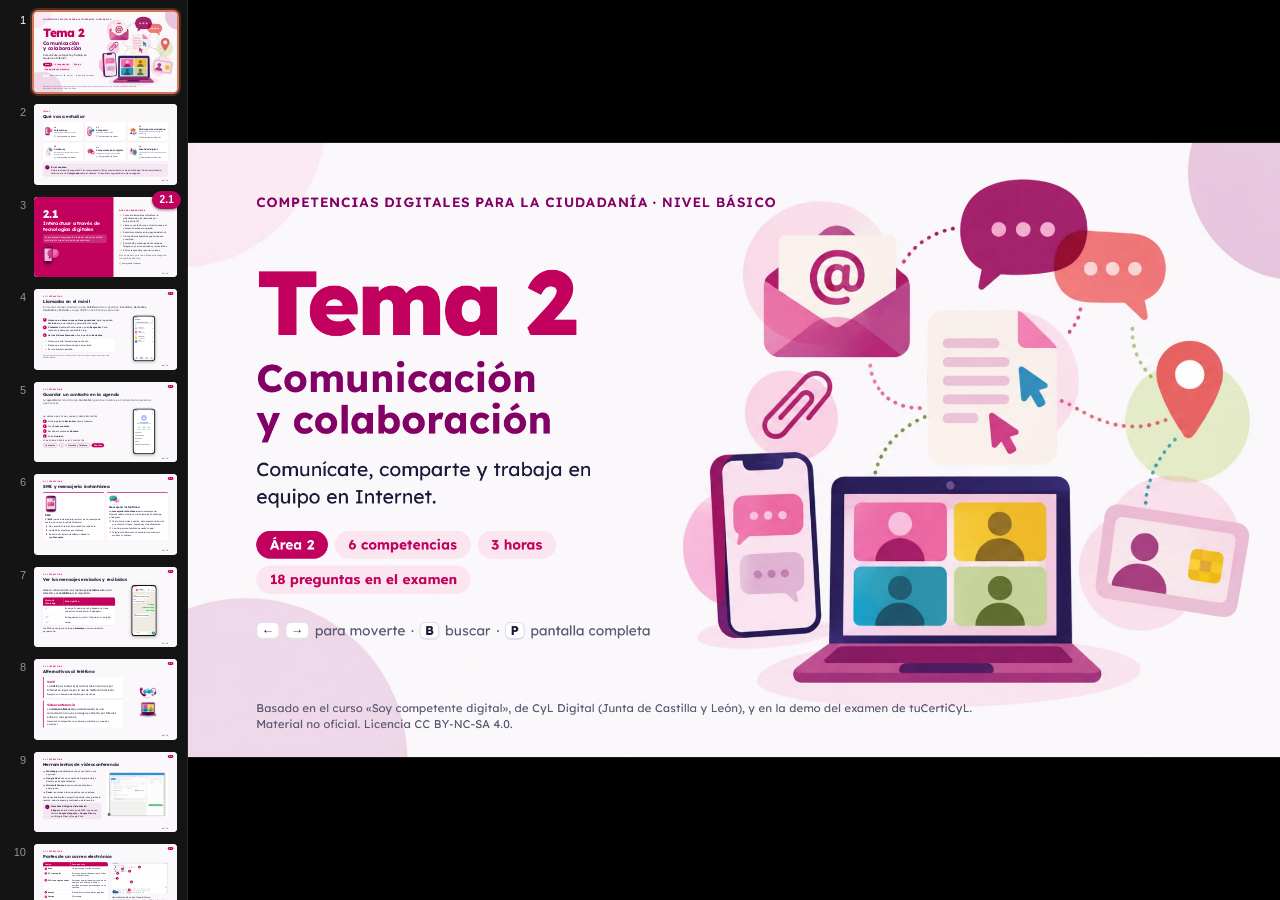
<file: tema2/index.html>
<!DOCTYPE html>
<html lang="es">
<head>
<meta charset="utf-8">
<meta name="viewport" content="width=device-width, initial-scale=1">
<title>Tema 2 · Comunicación y colaboración</title>
<link rel="preconnect" href="https://fonts.googleapis.com">
<link rel="preconnect" href="https://fonts.gstatic.com" crossorigin>
<link href="https://fonts.googleapis.com/css2?family=Lexend:wght@400;500;600;700;800&family=JetBrains+Mono:wght@500&display=swap" rel="stylesheet">
<link rel="icon" href="../assets/img/favicon.svg">
<link rel="stylesheet" href="../assets/cdc.css">
<style>
/* ---------- Tema 2: estilos propios (prefijo t2-) ---------- */
/* Índice con 6 competencias */
.t2-indice .indice-comp { grid-template-columns: repeat(3, 1fr); gap: 22px; }
.t2-indice .indice-comp a { grid-template-columns: 100px 1fr; padding: 22px 26px; gap: 20px; }
.t2-indice .indice-comp .ico { width: 100px; }
.t2-indice .indice-comp h3 { font-size: 29px; }
.t2-indice .indice-comp p { font-size: 21px; color: var(--gris); margin: -4px 0 8px; line-height: 1.3; }
/* Resumen con 6 tarjetas */
.t2-resumen .tarjeta { padding: 20px 26px; gap: 8px; }
.t2-resumen .tarjeta h3 { font-size: 28px; }
.t2-resumen .lista.peq { font-size: 23px; gap: 8px; }
.t2-resumen .lista > li { padding-left: 36px; }
.t2-resumen .lista > li::before { left: 4px; width: 14px; height: 14px; }
/* Marcas de WhatsApp */
.t2-tick { width: 64px; height: 36px; display: block; }
/* Flechas de llamadas */
.t2-fl { font-weight: 800; font-family: 'Segoe UI Symbol', 'Segoe UI', sans-serif; }
.t2-fl.hecha { color: #188038; } .t2-fl.recibida { color: #1A73E8; } .t2-fl.perdida { color: #C5221F; }
.t2-leyenda { display: flex; flex-direction: column; gap: 10px; font-size: var(--type-small); background: var(--blanco); border-radius: 20px; padding: 18px 26px; box-shadow: var(--sombra); }
.t2-leyenda .t2-fl { display: inline-block; width: 40px; font-size: 30px; }
/* Pequeño título gris de bloque */
.t2-bloque { font-size: var(--type-caption); font-weight: 700; color: var(--gris); text-transform: uppercase; letter-spacing: .05em; }
.t2-iconos { display: flex; gap: 26px; align-items: center; }
.t2-iconos img { width: 120px; height: auto; }
.t2-nota { font-size: 22px; color: var(--gris); }

/* ---------- App Teléfono de Android (pantallas recreadas) ---------- */
.t2-i { width: 22px; height: 22px; fill: currentColor; display: block; }
.t2-tel-top { display: flex; align-items: center; gap: 10px; padding: 8px 16px 10px; }
.t2-tel-top .tit { flex: 1; font-size: 22px; font-weight: 500; color: #1F1F1F; }
.t2-tel-top .bt { width: 36px; height: 36px; display: grid; place-items: center; border-radius: 50%; font-size: 20px; color: #444746; }
.t2-tel-buscar { margin: 0 14px 6px; background: #E9EEF6; border-radius: 26px; padding: 11px 18px; color: #444746; font-size: 15px; display: flex; gap: 10px; align-items: center; }
.t2-tel-sec { padding: 12px 20px 4px; color: #444746; font-size: 13px; font-weight: 600; }
.t2-tel-favs { display: grid; grid-template-columns: repeat(3, 1fr); gap: 12px; padding: 10px 16px; }
.t2-tel-favs div { display: flex; flex-direction: column; align-items: center; gap: 6px; font-size: 14px; }
.t2-tel-favs .av { width: 72px; height: 72px; border-radius: 24px; display: grid; place-items: center; color: #fff; font-size: 26px; font-weight: 600; }
.t2-tel-fila { display: flex; align-items: center; gap: 6px; padding: 0 8px 0 0; }
.t2-tel-zona { flex: 1; min-width: 0; display: flex; align-items: center; gap: 14px; padding: 10px 6px 10px 18px; cursor: pointer; }
.t2-tel-zona .av, .t2-tel-cont .av { width: 42px; height: 42px; border-radius: 50%; display: grid; place-items: center; color: #fff; font-weight: 600; font-size: 17px; flex: none; }
.t2-tel-zona .txt { flex: 1; min-width: 0; }
.t2-tel-zona .n { font-size: 16px; font-weight: 500; color: #1F1F1F; }
.t2-tel-zona .m { font-size: 13px; color: #444746; display: flex; align-items: center; gap: 6px; }
.t2-tel-llamar { width: 44px; height: 44px; display: grid; place-items: center; border-radius: 50%; color: #0B57D0; cursor: pointer; }
.t2-tel-cont { display: flex; align-items: center; gap: 14px; padding: 9px 18px; font-size: 16px; }
.t2-tel-letra { padding: 8px 20px 0; color: #0B57D0; font-size: 13px; font-weight: 600; }
.t2-tel-nav { position: absolute; left: 0; right: 0; bottom: 0; height: 70px; display: flex; border-top: 1px solid #E8EAED; background: #F8FAFD; }
.t2-tel-nav span { flex: 1; display: flex; flex-direction: column; align-items: center; justify-content: center; gap: 4px; font-size: 12px; color: #444746; cursor: pointer; }
.t2-tel-nav span b { display: grid; place-items: center; padding: 3px 18px; border-radius: 16px; }
.t2-tel-nav span.on { color: #0B57D0; font-weight: 600; }
.t2-tel-nav span.on b { background: #D3E3FD; }
.t2-tel-fab { position: absolute; right: 18px; bottom: 88px; width: 58px; height: 58px; border-radius: 18px; background: #D3E3FD; color: #0B57D0; display: grid; place-items: center; font-size: 32px; cursor: pointer; box-shadow: 0 2px 6px rgba(0,0,0,.2); }
.t2-tel-det { display: flex; flex-direction: column; align-items: center; gap: 4px; padding: 6px 0 12px; }
.t2-tel-det .grande { width: 96px; height: 96px; border-radius: 50%; background: #A8C7FA; color: #fff; display: grid; place-items: center; }
.t2-tel-det .grande .t2-i { width: 56px; height: 56px; }
.t2-tel-det .num { font-size: 24px; color: #1F1F1F; margin-top: 8px; }
.t2-tel-det .sub { font-size: 14px; color: #444746; }
.t2-tel-acc { display: flex; justify-content: center; gap: 30px; padding: 4px 0 14px; border-bottom: 1px solid #E8EAED; }
.t2-tel-acc span { display: flex; flex-direction: column; align-items: center; gap: 6px; font-size: 13px; color: #0B57D0; }
.t2-tel-acc i { width: 52px; height: 52px; border-radius: 50%; background: #E9EEF6; display: grid; place-items: center; }
.t2-tel-lista div { padding: 15px 24px; font-size: 16px; color: #1F1F1F; cursor: pointer; }
.t2-tel-form-top { display: flex; align-items: center; gap: 10px; padding: 8px 12px 14px; }
.t2-tel-form-top .x { width: 40px; height: 40px; display: grid; place-items: center; font-size: 22px; color: #444746; }
.t2-tel-form-top .tit { flex: 1; font-size: 20px; color: #1F1F1F; }
.t2-tel-guardar { background: #0B57D0; color: #fff; border-radius: 20px; padding: 9px 20px; font-size: 15px; font-weight: 500; cursor: pointer; }
.t2-tel-foto { width: 96px; height: 96px; border-radius: 50%; background: #E9EEF6; margin: 0 auto 14px; display: grid; place-items: center; color: #444746; }
.t2-tel-campo { padding: 7px 20px; }
.t2-tel-campo label { display: block; font-size: 12px; color: #444746; margin: 0 0 4px 4px; }
.t2-tel-campo input, .t2-tel-campo .fijo { width: 100%; font: 400 16px Roboto, 'Segoe UI', sans-serif; padding: 11px 14px; border: 1px solid #747775; border-radius: 6px; color: #1F1F1F; background: #fff; }
.t2-tel-campo input:focus { outline: 2px solid #0B57D0; border-color: #0B57D0; }
.t2-tel-ficha { display: flex; flex-direction: column; align-items: center; gap: 8px; padding: 28px 0 18px; }
.t2-tel-ficha .grande { width: 110px; height: 110px; border-radius: 50%; background: #E861A7; color: #fff; display: grid; place-items: center; font-size: 46px; font-weight: 600; }
.t2-tel-ficha .nom { font-size: 26px; color: #1F1F1F; }
.t2-tel-aviso { margin: 14px 18px; background: #E6F4EA; color: #0D652D; border-radius: 12px; padding: 12px 16px; font-size: 14px; text-align: center; }

/* ---------- WhatsApp: chat, menú Adjuntar, ubicación y permisos del grupo ---------- */
.t2-wa-cab { display: flex; align-items: center; gap: 8px; padding: 6px 8px 8px; background: #fff; border-bottom: 1px solid #E9EDEF; }
.t2-wa-cab .info { flex: 1; min-width: 0; }
.t2-wa-cab .info b { display: block; font-size: 16px; font-weight: 600; }
.t2-wa-cab .info small { display: block; font-size: 12px; color: #667781; white-space: nowrap; overflow: hidden; text-overflow: ellipsis; }
.t2-wa-cab .bt { width: 32px; height: 32px; display: grid; place-items: center; border-radius: 50%; color: #111B21; font-size: 19px; cursor: pointer; flex: none; }
.t2-wa-cab .wa-av { width: 38px; height: 38px; font-size: 13px; }
.t2-wa-fondo { position: absolute; top: 86px; left: 0; right: 0; bottom: 60px; background: #EFEAE2; padding: 10px 10px; display: flex; flex-direction: column; gap: 7px; overflow: hidden; }
.t2-wa-fecha { align-self: center; background: #fff; color: #54656F; font-size: 11.5px; border-radius: 8px; padding: 4px 10px; margin-bottom: 4px; }
.t2-wa-msg { max-width: 80%; padding: 6px 10px 17px; border-radius: 10px; font-size: 14.5px; position: relative; background: #fff; align-self: flex-start; box-shadow: 0 1px 1px rgba(0,0,0,.12); min-width: 96px; }
.t2-wa-msg.yo { align-self: flex-end; background: #D9FDD3; }
.t2-wa-msg .de { display: block; font-size: 12.5px; font-weight: 600; margin-bottom: 1px; }
.t2-wa-msg small { position: absolute; right: 8px; bottom: 3px; font-size: 10.5px; color: #667781; display: flex; align-items: center; gap: 3px; }
.t2-wa-msg .tk { color: #53BDEB; font-weight: 700; letter-spacing: -3px; font-size: 12px; }
.t2-wa-msg .tk.gris { color: #8696A0; }
.t2-wa-msg .mapa-mini { width: 210px; height: 120px; border-radius: 8px; margin-bottom: 4px; }
.t2-wa-barra { position: absolute; left: 0; right: 0; bottom: 0; height: 60px; display: flex; align-items: center; gap: 6px; padding: 0 7px; background: #EFEAE2; }
.t2-wa-caja { flex: 1; height: 46px; background: #fff; border-radius: 23px; display: flex; align-items: center; gap: 2px; padding: 0 6px; color: #8696A0; font-size: 16px; }
.t2-wa-caja .txt { flex: 1; padding-left: 4px; }
.t2-wa-caja .ic { width: 36px; height: 36px; display: grid; place-items: center; color: #54656F; cursor: pointer; border-radius: 50%; font-size: 20px; }
.t2-wa-mic { width: 48px; height: 48px; border-radius: 50%; background: #1DAA61; color: #fff; display: grid; place-items: center; cursor: pointer; flex: none; }
.t2-wa-velo { position: absolute; inset: 0; background: rgba(0,0,0,.18); }
.t2-wa-adj { position: absolute; left: 8px; right: 8px; bottom: 66px; background: #fff; border-radius: 22px; padding: 18px 4px 14px; display: grid; grid-template-columns: repeat(3, 1fr); row-gap: 16px; box-shadow: 0 6px 24px rgba(0,0,0,.25); z-index: 2; }
.t2-wa-adj div { display: flex; flex-direction: column; align-items: center; gap: 7px; font-size: 13px; color: #3B4A54; cursor: pointer; padding: 2px 0; }
.t2-wa-adj i { width: 54px; height: 54px; border-radius: 50%; display: grid; place-items: center; font-style: normal; font-size: 24px; }
.t2-wa-mapa { position: relative; height: 270px;
  background: linear-gradient(90deg, transparent 44%, #fff 44%, #fff 48%, transparent 48%),
              linear-gradient(0deg, transparent 58%, #fff 58%, #fff 62%, transparent 62%),
              linear-gradient(125deg, transparent 28%, #FDE9A8 28%, #FDE9A8 31%, transparent 31%),
              radial-gradient(circle at 78% 24%, #C9E7C0 0 16%, transparent 16.5%),
              radial-gradient(circle at 18% 78%, #C9E7C0 0 12%, transparent 12.5%),
              #E9F0E4; }
.t2-wa-mapa .pin { position: absolute; left: 46%; top: 50%; width: 22px; height: 22px; margin: -11px 0 0 -11px; border-radius: 50%; background: #1A73E8; border: 3px solid #fff; box-shadow: 0 0 0 10px rgba(26,115,232,.22); }
.t2-wa-op { display: flex; gap: 14px; align-items: center; padding: 11px 16px; cursor: pointer; font-size: 15.5px; }
.t2-wa-op i { width: 42px; height: 42px; border-radius: 50%; display: grid; place-items: center; font-style: normal; font-size: 19px; background: #1DAA61; color: #fff; flex: none; }
.t2-wa-op i.gris { background: #E9EDEF; }
.t2-wa-op small { display: block; color: #667781; font-size: 12.5px; }
.t2-off { background: #B0B7BB !important; }
.t2-off::after { right: auto !important; left: 3px; }

/* Diapositivas con preguntas: más compactas, para que quepan con la explicación a la vista */
.t2-preg .cab { margin-bottom: 26px; }
.t2-preg .comprueba { gap: 18px; }
.t2-preg .preg { gap: 14px; }
.t2-preg .preg .enun { font-size: 29px; line-height: 1.3; }
.t2-preg .preg .instr { font-size: 22px; }
.t2-preg .preg .opciones { gap: 10px; }
.t2-preg .opcion { padding: 10px 22px; font-size: 25px; border-radius: 16px; }
.t2-preg .opcion .marca { width: 30px; height: 30px; font-size: 18px; }
.t2-preg .preg .fb { padding: 12px 22px; font-size: 23px; }
.t2-preg .preg .fb .fb-tit { font-size: 24px; margin-bottom: 2px; }
.t2-preg .preg .btn { font-size: 23px; padding: 12px 28px; }
.t2-preg .reto-archivo { padding: 10px 20px; }
.t2-preg .preg.con-img, .t2-preg .preg.sim-dos { row-gap: 14px; }
.t2-preg .preg.con-img > .img-enun { max-height: 480px; max-width: 560px; }
.t2-preg .preg .img-enun { max-height: 200px; }
.t2-preg .parejas .fija, .t2-preg .parejas .mov, .t2-preg .orden .mov { min-height: 56px; font-size: 23px; }
.t2-preg .fuente { margin-top: 0; }
/* Tablas con un icono delante del texto de la celda */
.t2-ico-fila { float: left; height: 50px; width: 50px; object-fit: contain; margin: -6px 14px 0 0; }
/* Captura con números sobre los campos (coinciden con los números de la tabla) */
.t2-marcas img { height: auto; }
.t2-m, .t2-n { display: inline-grid; place-items: center; width: 38px; height: 38px; border-radius: 50%; background: var(--area); color: #fff; font: 700 22px/1 'Lexend', sans-serif; flex: none; }
.t2-m { position: absolute; margin: -19px 0 0 -19px; box-shadow: 0 0 0 4px #fff, 0 4px 12px rgba(0, 0, 0, .25); }
.t2-aro { position: absolute; width: 40px; height: 40px; margin: -20px 0 0 -20px; border-radius: 50%; border: 4px solid var(--area); }
.t2-tabla-n .t2-n { width: 32px; height: 32px; font-size: 19px; margin-right: 12px; vertical-align: middle; }
.t2-tabla-n td:first-child { white-space: nowrap; }
/* Pasos con icono y flecha (certificado digital) */
.t2-pasos { display: flex; align-items: stretch; margin-top: -12px; }
.t2-pasos .p { flex: 1; display: grid; grid-template-columns: 82px 1fr; gap: 16px; align-items: center; background: var(--blanco); border-radius: 22px; box-shadow: var(--sombra); padding: 10px 22px 10px 14px; font-size: var(--type-caption); line-height: 1.3; }
.t2-pasos .p img { width: 82px; height: 82px; object-fit: contain; }
.t2-pasos .p .t2-n { width: 32px; height: 32px; font-size: 19px; margin-right: 10px; vertical-align: 2px; }
.t2-pasos .fl { flex: none; width: 54px; position: relative; }
.t2-pasos .fl::before { content: ''; position: absolute; left: 8px; right: 20px; top: 50%; border-top: 5px solid var(--area); transform: translateY(-50%); }
.t2-pasos .fl::after { content: ''; position: absolute; right: 6px; top: 50%; transform: translateY(-50%); border: 11px solid transparent; border-left: 16px solid var(--area); border-right: 0; }
.t2-lista-2col { display: block; columns: 2; column-gap: 56px; }
.t2-lista-2col > li { break-inside: avoid; margin-bottom: 12px; }
</style>
</head>
<body class="area-2">

<!-- Plantilla: app Teléfono de Android (simulación del Comprueba 2.1 y maquetas de las diapositivas de llamadas) -->
<template id="t2-telefono">
  <div class="movil">
    <div class="pantalla-html" data-id="favoritos">
      <div class="wa-barra-estado"><span>10:32</span><span class="ic">▾ ▴ ▮</span></div>
      <div class="t2-tel-top"><span class="tit">Teléfono</span><span class="bt">⋮</span></div>
      <div class="t2-tel-buscar">🔍 Buscar contactos y lugares</div>
      <div class="t2-tel-sec">Favoritos</div>
      <div class="t2-tel-favs">
        <div><span class="av" style="background:#E861A7">M</span>Mamá</div>
        <div><span class="av" style="background:#007CC2">P</span>Papá</div>
        <div><span class="av" style="background:#8FA72F">A</span>Abuela</div>
      </div>
      <div class="t2-tel-nav">
        <span class="on"><b><svg class="t2-i" viewBox="0 0 24 24"><path d="M12 17.3l6.2 3.7-1.6-7 5.4-4.7-7.2-.6L12 2 9.2 8.7 2 9.3l5.4 4.7-1.6 7z"/></svg></b>Favoritos</span>
        <span data-ir="recientes"><b><svg class="t2-i" viewBox="0 0 24 24"><path d="M12 2a10 10 0 1 0 0 20 10 10 0 0 0 0-20zm0 18a8 8 0 1 1 0-16 8 8 0 0 1 0 16zm.5-13H11v6l5.2 3.2.8-1.3-4.5-2.7z"/></svg></b>Recientes</span>
        <span data-ir="contactos"><b><svg class="t2-i" viewBox="0 0 24 24"><path d="M12 12a4 4 0 1 0 0-8 4 4 0 0 0 0 8zm0 2c-2.7 0-8 1.3-8 4v2h16v-2c0-2.7-5.3-4-8-4z"/></svg></b>Contactos</span>
        <span><b><svg class="t2-i" viewBox="0 0 24 24"><path d="M6 2.5a2 2 0 1 0 0 4 2 2 0 0 0 0-4zm6 0a2 2 0 1 0 0 4 2 2 0 0 0 0-4zm6 0a2 2 0 1 0 0 4 2 2 0 0 0 0-4zM6 8.5a2 2 0 1 0 0 4 2 2 0 0 0 0-4zm6 0a2 2 0 1 0 0 4 2 2 0 0 0 0-4zm6 0a2 2 0 1 0 0 4 2 2 0 0 0 0-4zM6 14.5a2 2 0 1 0 0 4 2 2 0 0 0 0-4zm6 0a2 2 0 1 0 0 4 2 2 0 0 0 0-4zm6 0a2 2 0 1 0 0 4 2 2 0 0 0 0-4zm-6 5.5a1.8 1.8 0 1 0 0 3.6 1.8 1.8 0 0 0 0-3.6z"/></svg></b>Teclado</span>
      </div>
    </div>
    <div class="pantalla-html" data-id="recientes">
      <div class="wa-barra-estado"><span>10:32</span><span class="ic">▾ ▴ ▮</span></div>
      <div class="t2-tel-top"><span class="tit">Recientes</span><span class="bt">⋮</span></div>
      <div class="t2-tel-buscar">🔍 Buscar contactos y lugares</div>
      <div class="t2-tel-sec">Hoy</div>
      <div class="t2-tel-fila"><div class="t2-tel-zona" data-ir="detalles"><span class="av" style="background:#A8C7FA"><svg class="t2-i" viewBox="0 0 24 24"><path d="M12 12a4 4 0 1 0 0-8 4 4 0 0 0 0 8zm0 2c-2.7 0-8 1.3-8 4v2h16v-2c0-2.7-5.3-4-8-4z"/></svg></span><div class="txt"><div class="n" style="color:#C5221F">612 345 678</div><div class="m"><span class="t2-fl perdida">↙</span>Perdida · 10:15</div></div></div><span class="t2-tel-llamar"><svg class="t2-i" viewBox="0 0 24 24"><path d="M6.6 10.8c1.4 2.8 3.8 5.1 6.6 6.6l2.2-2.2c.3-.3.7-.4 1-.2 1.1.4 2.3.6 3.6.6.6 0 1 .4 1 1V20c0 .6-.4 1-1 1C10.6 21 3 13.4 3 4c0-.6.4-1 1-1h3.5c.6 0 1 .4 1 1 0 1.3.2 2.5.6 3.6.1.3 0 .7-.2 1L6.6 10.8z"/></svg></span></div>
      <div class="t2-tel-fila"><div class="t2-tel-zona"><span class="av" style="background:#E861A7">M</span><div class="txt"><div class="n">Mamá</div><div class="m"><span class="t2-fl hecha">↗</span>Realizada · 9:02</div></div></div><span class="t2-tel-llamar"><svg class="t2-i" viewBox="0 0 24 24"><path d="M6.6 10.8c1.4 2.8 3.8 5.1 6.6 6.6l2.2-2.2c.3-.3.7-.4 1-.2 1.1.4 2.3.6 3.6.6.6 0 1 .4 1 1V20c0 .6-.4 1-1 1C10.6 21 3 13.4 3 4c0-.6.4-1 1-1h3.5c.6 0 1 .4 1 1 0 1.3.2 2.5.6 3.6.1.3 0 .7-.2 1L6.6 10.8z"/></svg></span></div>
      <div class="t2-tel-sec">Ayer</div>
      <div class="t2-tel-fila"><div class="t2-tel-zona"><span class="av" style="background:#F3C51A">P</span><div class="txt"><div class="n">Pizzería Roma</div><div class="m"><span class="t2-fl recibida">↙</span>Recibida · 21:30</div></div></div><span class="t2-tel-llamar"><svg class="t2-i" viewBox="0 0 24 24"><path d="M6.6 10.8c1.4 2.8 3.8 5.1 6.6 6.6l2.2-2.2c.3-.3.7-.4 1-.2 1.1.4 2.3.6 3.6.6.6 0 1 .4 1 1V20c0 .6-.4 1-1 1C10.6 21 3 13.4 3 4c0-.6.4-1 1-1h3.5c.6 0 1 .4 1 1 0 1.3.2 2.5.6 3.6.1.3 0 .7-.2 1L6.6 10.8z"/></svg></span></div>
      <div class="t2-tel-fila"><div class="t2-tel-zona"><span class="av" style="background:#007CC2">P</span><div class="txt"><div class="n">Papá</div><div class="m"><span class="t2-fl recibida">↙</span>Recibida · 14:10</div></div></div><span class="t2-tel-llamar"><svg class="t2-i" viewBox="0 0 24 24"><path d="M6.6 10.8c1.4 2.8 3.8 5.1 6.6 6.6l2.2-2.2c.3-.3.7-.4 1-.2 1.1.4 2.3.6 3.6.6.6 0 1 .4 1 1V20c0 .6-.4 1-1 1C10.6 21 3 13.4 3 4c0-.6.4-1 1-1h3.5c.6 0 1 .4 1 1 0 1.3.2 2.5.6 3.6.1.3 0 .7-.2 1L6.6 10.8z"/></svg></span></div>
      <div class="t2-tel-nav">
        <span><b><svg class="t2-i" viewBox="0 0 24 24"><path d="M12 17.3l6.2 3.7-1.6-7 5.4-4.7-7.2-.6L12 2 9.2 8.7 2 9.3l5.4 4.7-1.6 7z"/></svg></b>Favoritos</span>
        <span class="on"><b><svg class="t2-i" viewBox="0 0 24 24"><path d="M12 2a10 10 0 1 0 0 20 10 10 0 0 0 0-20zm0 18a8 8 0 1 1 0-16 8 8 0 0 1 0 16zm.5-13H11v6l5.2 3.2.8-1.3-4.5-2.7z"/></svg></b>Recientes</span>
        <span data-ir="contactos"><b><svg class="t2-i" viewBox="0 0 24 24"><path d="M12 12a4 4 0 1 0 0-8 4 4 0 0 0 0 8zm0 2c-2.7 0-8 1.3-8 4v2h16v-2c0-2.7-5.3-4-8-4z"/></svg></b>Contactos</span>
        <span><b><svg class="t2-i" viewBox="0 0 24 24"><path d="M6 2.5a2 2 0 1 0 0 4 2 2 0 0 0 0-4zm6 0a2 2 0 1 0 0 4 2 2 0 0 0 0-4zm6 0a2 2 0 1 0 0 4 2 2 0 0 0 0-4zM6 8.5a2 2 0 1 0 0 4 2 2 0 0 0 0-4zm6 0a2 2 0 1 0 0 4 2 2 0 0 0 0-4zm6 0a2 2 0 1 0 0 4 2 2 0 0 0 0-4zM6 14.5a2 2 0 1 0 0 4 2 2 0 0 0 0-4zm6 0a2 2 0 1 0 0 4 2 2 0 0 0 0-4zm6 0a2 2 0 1 0 0 4 2 2 0 0 0 0-4zm-6 5.5a1.8 1.8 0 1 0 0 3.6 1.8 1.8 0 0 0 0-3.6z"/></svg></b>Teclado</span>
      </div>
    </div>
    <div class="pantalla-html" data-id="detalles">
      <div class="wa-barra-estado"><span>10:33</span><span class="ic">▾ ▴ ▮</span></div>
      <div class="t2-tel-top"><span class="bt">←</span><span class="tit"></span><span class="bt">⋮</span></div>
      <div class="t2-tel-det"><span class="grande"><svg class="t2-i" viewBox="0 0 24 24"><path d="M12 12a4 4 0 1 0 0-8 4 4 0 0 0 0 8zm0 2c-2.7 0-8 1.3-8 4v2h16v-2c0-2.7-5.3-4-8-4z"/></svg></span><div class="num">612 345 678</div><div class="sub">España · Llamada perdida hoy, 10:15</div></div>
      <div class="t2-tel-acc"><span><i><svg class="t2-i" viewBox="0 0 24 24"><path d="M6.6 10.8c1.4 2.8 3.8 5.1 6.6 6.6l2.2-2.2c.3-.3.7-.4 1-.2 1.1.4 2.3.6 3.6.6.6 0 1 .4 1 1V20c0 .6-.4 1-1 1C10.6 21 3 13.4 3 4c0-.6.4-1 1-1h3.5c.6 0 1 .4 1 1 0 1.3.2 2.5.6 3.6.1.3 0 .7-.2 1L6.6 10.8z"/></svg></i>Llamar</span><span><i><svg class="t2-i" viewBox="0 0 24 24"><path d="M20 2H4a2 2 0 0 0-2 2v18l4-4h14a2 2 0 0 0 2-2V4a2 2 0 0 0-2-2z"/></svg></i>Mensaje</span><span><i><svg class="t2-i" viewBox="0 0 24 24"><path d="M17 10.5V7a1 1 0 0 0-1-1H4a1 1 0 0 0-1 1v10a1 1 0 0 0 1 1h12a1 1 0 0 0 1-1v-3.5l4 4v-11l-4 4z"/></svg></i>Vídeo</span></div>
      <div class="t2-tel-lista">
        <div data-ir="crear">Crear contacto</div>
        <div>Añadir a un contacto</div>
        <div>Enviar mensaje</div>
        <div>Historial</div>
        <div>Bloquear o denunciar como spam</div>
      </div>
    </div>
    <div class="pantalla-html" data-id="crear" data-valida>
      <div class="wa-barra-estado"><span>10:33</span><span class="ic">▾ ▴ ▮</span></div>
      <div class="t2-tel-form-top"><span class="x">✕</span><span class="tit">Crear contacto</span><span class="t2-tel-guardar" data-guardar="ficha">Guardar</span></div>
      <div class="t2-tel-foto"><svg class="t2-i" style="width:40px;height:40px" viewBox="0 0 24 24"><path d="M12 15.2a3.2 3.2 0 1 0 0-6.4 3.2 3.2 0 0 0 0 6.4zM9 2 7.2 4H4a2 2 0 0 0-2 2v12a2 2 0 0 0 2 2h16a2 2 0 0 0 2-2V6a2 2 0 0 0-2-2h-3.2L15 2H9z"/></svg></div>
      <div class="t2-tel-campo" data-ir="crear"><label>Nombre</label><input type="text" autocomplete="off" spellcheck="false" data-campo="nombre" data-esperado="Academia Inglés" aria-label="Nombre"></div>
      <div class="t2-tel-campo" data-ir="crear"><label>Apellidos</label><input type="text" autocomplete="off" spellcheck="false" aria-label="Apellidos"></div>
      <div class="t2-tel-campo" data-ir="crear"><label>Empresa</label><input type="text" autocomplete="off" spellcheck="false" aria-label="Empresa"></div>
      <div class="t2-tel-campo" data-ir="crear"><label>Teléfono · Móvil</label><div class="fijo">612 345 678</div></div>
    </div>
    <div class="pantalla-html" data-id="contactos">
      <div class="wa-barra-estado"><span>10:32</span><span class="ic">▾ ▴ ▮</span></div>
      <div class="t2-tel-top"><span class="tit">Contactos</span><span class="bt">⋮</span></div>
      <div class="t2-tel-buscar">🔍 Buscar contactos</div>
      <div class="t2-tel-letra">A</div>
      <div class="t2-tel-cont"><span class="av" style="background:#8FA72F">A</span>Abuela</div>
      <div class="t2-tel-letra">M</div>
      <div class="t2-tel-cont"><span class="av" style="background:#E861A7">M</span>Mamá</div>
      <div class="t2-tel-cont"><span class="av" style="background:#0090A8">M</span>Marta</div>
      <div class="t2-tel-letra">P</div>
      <div class="t2-tel-cont"><span class="av" style="background:#007CC2">P</span>Papá</div>
      <div class="t2-tel-cont"><span class="av" style="background:#F3C51A">P</span>Pizzería Roma</div>
      <span class="t2-tel-fab" data-ir="crear-b">+</span>
      <div class="t2-tel-nav">
        <span><b><svg class="t2-i" viewBox="0 0 24 24"><path d="M12 17.3l6.2 3.7-1.6-7 5.4-4.7-7.2-.6L12 2 9.2 8.7 2 9.3l5.4 4.7-1.6 7z"/></svg></b>Favoritos</span>
        <span data-ir="recientes"><b><svg class="t2-i" viewBox="0 0 24 24"><path d="M12 2a10 10 0 1 0 0 20 10 10 0 0 0 0-20zm0 18a8 8 0 1 1 0-16 8 8 0 0 1 0 16zm.5-13H11v6l5.2 3.2.8-1.3-4.5-2.7z"/></svg></b>Recientes</span>
        <span class="on"><b><svg class="t2-i" viewBox="0 0 24 24"><path d="M12 12a4 4 0 1 0 0-8 4 4 0 0 0 0 8zm0 2c-2.7 0-8 1.3-8 4v2h16v-2c0-2.7-5.3-4-8-4z"/></svg></b>Contactos</span>
        <span><b><svg class="t2-i" viewBox="0 0 24 24"><path d="M6 2.5a2 2 0 1 0 0 4 2 2 0 0 0 0-4zm6 0a2 2 0 1 0 0 4 2 2 0 0 0 0-4zm6 0a2 2 0 1 0 0 4 2 2 0 0 0 0-4zM6 8.5a2 2 0 1 0 0 4 2 2 0 0 0 0-4zm6 0a2 2 0 1 0 0 4 2 2 0 0 0 0-4zm6 0a2 2 0 1 0 0 4 2 2 0 0 0 0-4zM6 14.5a2 2 0 1 0 0 4 2 2 0 0 0 0-4zm6 0a2 2 0 1 0 0 4 2 2 0 0 0 0-4zm6 0a2 2 0 1 0 0 4 2 2 0 0 0 0-4zm-6 5.5a1.8 1.8 0 1 0 0 3.6 1.8 1.8 0 0 0 0-3.6z"/></svg></b>Teclado</span>
      </div>
    </div>
    <div class="pantalla-html" data-id="crear-b" data-valida>
      <div class="wa-barra-estado"><span>10:33</span><span class="ic">▾ ▴ ▮</span></div>
      <div class="t2-tel-form-top"><span class="x">✕</span><span class="tit">Crear contacto</span><span class="t2-tel-guardar" data-guardar="ficha">Guardar</span></div>
      <div class="t2-tel-foto"><svg class="t2-i" style="width:40px;height:40px" viewBox="0 0 24 24"><path d="M12 15.2a3.2 3.2 0 1 0 0-6.4 3.2 3.2 0 0 0 0 6.4zM9 2 7.2 4H4a2 2 0 0 0-2 2v12a2 2 0 0 0 2 2h16a2 2 0 0 0 2-2V6a2 2 0 0 0-2-2h-3.2L15 2H9z"/></svg></div>
      <div class="t2-tel-campo" data-ir="crear-b"><label>Nombre</label><input type="text" autocomplete="off" spellcheck="false" data-campo="nombre" data-esperado="Academia Inglés" aria-label="Nombre"></div>
      <div class="t2-tel-campo" data-ir="crear-b"><label>Apellidos</label><input type="text" autocomplete="off" spellcheck="false" aria-label="Apellidos"></div>
      <div class="t2-tel-campo" data-ir="crear-b"><label>Empresa</label><input type="text" autocomplete="off" spellcheck="false" aria-label="Empresa"></div>
      <div class="t2-tel-campo" data-ir="crear-b"><label>Teléfono · Móvil</label><input type="tel" autocomplete="off" data-tipo="tel" data-esperado="612345678" aria-label="Teléfono"></div>
    </div>
    <div class="pantalla-html" data-id="ficha" data-final>
      <div class="wa-barra-estado"><span>10:34</span><span class="ic">▾ ▴ ▮</span></div>
      <div class="t2-tel-top"><span class="bt">←</span><span class="tit"></span><span class="bt">☆</span><span class="bt">⋮</span></div>
      <div class="t2-tel-ficha"><span class="grande">A</span><span class="nom" data-muestra="nombre">Academia Inglés</span></div>
      <div class="t2-tel-acc"><span><i><svg class="t2-i" viewBox="0 0 24 24"><path d="M6.6 10.8c1.4 2.8 3.8 5.1 6.6 6.6l2.2-2.2c.3-.3.7-.4 1-.2 1.1.4 2.3.6 3.6.6.6 0 1 .4 1 1V20c0 .6-.4 1-1 1C10.6 21 3 13.4 3 4c0-.6.4-1 1-1h3.5c.6 0 1 .4 1 1 0 1.3.2 2.5.6 3.6.1.3 0 .7-.2 1L6.6 10.8z"/></svg></i>Llamar</span><span><i><svg class="t2-i" viewBox="0 0 24 24"><path d="M20 2H4a2 2 0 0 0-2 2v18l4-4h14a2 2 0 0 0 2-2V4a2 2 0 0 0-2-2z"/></svg></i>Mensaje</span><span><i><svg class="t2-i" viewBox="0 0 24 24"><path d="M17 10.5V7a1 1 0 0 0-1-1H4a1 1 0 0 0-1 1v10a1 1 0 0 0 1 1h12a1 1 0 0 0 1-1v-3.5l4 4v-11l-4 4z"/></svg></i>Vídeo</span></div>
      <div class="t2-tel-lista"><div>612 345 678<br><small style="color:#444746">Móvil</small></div></div>
      <div class="t2-tel-aviso">Contacto guardado</div>
    </div>
  </div>
</template>

<!-- Plantilla: WhatsApp en Android, grupo «1.º SMR» (simulación del Comprueba 2.2 y maquetas) -->
<template id="t2-wa-ubicacion">
  <div class="movil">
    <div class="pantalla-html" data-id="chat">
      <div class="wa-barra-estado"><span>17:07</span><span class="ic">▾ ▴ ▮</span></div>
      <div class="t2-wa-cab"><span class="bt">←</span><span class="wa-av" style="background:#E861A7">1.º</span><div class="info"><b>1.º SMR</b><small>Ana, Dani, Lucía, Tú</small></div><span class="bt"><svg class="t2-i" viewBox="0 0 24 24"><path d="M17 10.5V7a1 1 0 0 0-1-1H4a1 1 0 0 0-1 1v10a1 1 0 0 0 1 1h12a1 1 0 0 0 1-1v-3.5l4 4v-11l-4 4z"/></svg></span><span class="bt"><svg class="t2-i" viewBox="0 0 24 24"><path d="M6.6 10.8c1.4 2.8 3.8 5.1 6.6 6.6l2.2-2.2c.3-.3.7-.4 1-.2 1.1.4 2.3.6 3.6.6.6 0 1 .4 1 1V20c0 .6-.4 1-1 1C10.6 21 3 13.4 3 4c0-.6.4-1 1-1h3.5c.6 0 1 .4 1 1 0 1.3.2 2.5.6 3.6.1.3 0 .7-.2 1L6.6 10.8z"/></svg></span><span class="bt">⋮</span></div>
      <div class="t2-wa-fondo">
        <div class="t2-wa-fecha">HOY</div>
        <div class="t2-wa-msg"><span class="de" style="color:#C2005E">Ana</span>Quedamos en el museo a las 17:30<small>16:58</small></div>
        <div class="t2-wa-msg"><span class="de" style="color:#007CC2">Dani</span>Yo ya estoy en la puerta<small>17:02</small></div>
        <div class="t2-wa-msg yo">Voy de camino<small>17:04 <span class="tk">✓✓</span></small></div>
        <div class="t2-wa-msg yo">¿Me esperáis en la entrada?<small>17:05 <span class="tk gris">✓✓</span></small></div>
        <div class="t2-wa-msg yo">Llego en 5 minutos<small>17:06 <span class="tk gris">✓</span></small></div>
        <div class="t2-wa-msg"><span class="de" style="color:#617518">Lucía</span>¿Dónde estás? Manda tu ubicación<small>17:06</small></div>
      </div>
      <div class="t2-wa-barra"><div class="t2-wa-caja"><span class="ic">☺</span><span class="txt">Mensaje</span><span class="ic" data-ir="adjuntar" title="Adjuntar"><svg class="t2-i" viewBox="0 0 24 24"><path d="M16.5 6v11.5a4 4 0 0 1-8 0V5a2.5 2.5 0 0 1 5 0v10.5a1 1 0 0 1-2 0V6H10v9.5a2.5 2.5 0 0 0 5 0V5a4 4 0 0 0-8 0v12.5a5.5 5.5 0 0 0 11 0V6h-1.5z"/></svg></span><span class="ic"><svg class="t2-i" viewBox="0 0 24 24"><path d="M12 15.2a3.2 3.2 0 1 0 0-6.4 3.2 3.2 0 0 0 0 6.4zM9 2 7.2 4H4a2 2 0 0 0-2 2v12a2 2 0 0 0 2 2h16a2 2 0 0 0 2-2V6a2 2 0 0 0-2-2h-3.2L15 2H9z"/></svg></span></div><span class="t2-wa-mic"><svg class="t2-i" viewBox="0 0 24 24"><path d="M12 14a3 3 0 0 0 3-3V5a3 3 0 0 0-6 0v6a3 3 0 0 0 3 3zm5.3-3a5.3 5.3 0 0 1-10.6 0H5c0 3.4 2.7 6.2 6 6.7V21h2v-3.3c3.3-.5 6-3.3 6-6.7h-1.7z"/></svg></span></div>
    </div>
    <div class="pantalla-html" data-id="adjuntar">
      <div class="wa-barra-estado"><span>17:07</span><span class="ic">▾ ▴ ▮</span></div>
      <div class="t2-wa-cab"><span class="bt">←</span><span class="wa-av" style="background:#E861A7">1.º</span><div class="info"><b>1.º SMR</b><small>Ana, Dani, Lucía, Tú</small></div><span class="bt">⋮</span></div>
      <div class="t2-wa-fondo">
        <div class="t2-wa-fecha">HOY</div>
        <div class="t2-wa-msg"><span class="de" style="color:#C2005E">Ana</span>Quedamos en el museo a las 17:30<small>16:58</small></div>
        <div class="t2-wa-msg"><span class="de" style="color:#007CC2">Dani</span>Yo ya estoy en la puerta<small>17:02</small></div>
        <div class="t2-wa-msg yo">Voy de camino<small>17:04 <span class="tk">✓✓</span></small></div>
      </div>
      <div class="t2-wa-velo"></div>
      <div class="t2-wa-adj">
        <div><i style="background:#EDE7FF">📄</i>Documento</div>
        <div><i style="background:#FFE4EC">📷</i>Cámara</div>
        <div><i style="background:#F6E5FF">🖼️</i>Galería</div>
        <div><i style="background:#FFE9DF">🎧</i>Audio</div>
        <div data-ir="ubicacion"><i style="background:#DFF5E5">📍</i>Ubicación</div>
        <div><i style="background:#E0F0FF">👤</i>Contacto</div>
        <div><i style="background:#E2F4F1">📊</i>Encuesta</div>
        <div><i style="background:#FFEFE0">📅</i>Evento</div>
      </div>
      <div class="t2-wa-barra"><div class="t2-wa-caja"><span class="ic">☺</span><span class="txt">Mensaje</span><span class="ic"><svg class="t2-i" viewBox="0 0 24 24"><path d="M16.5 6v11.5a4 4 0 0 1-8 0V5a2.5 2.5 0 0 1 5 0v10.5a1 1 0 0 1-2 0V6H10v9.5a2.5 2.5 0 0 0 5 0V5a4 4 0 0 0-8 0v12.5a5.5 5.5 0 0 0 11 0V6h-1.5z"/></svg></span><span class="ic"><svg class="t2-i" viewBox="0 0 24 24"><path d="M12 15.2a3.2 3.2 0 1 0 0-6.4 3.2 3.2 0 0 0 0 6.4zM9 2 7.2 4H4a2 2 0 0 0-2 2v12a2 2 0 0 0 2 2h16a2 2 0 0 0 2-2V6a2 2 0 0 0-2-2h-3.2L15 2H9z"/></svg></span></div><span class="t2-wa-mic"><svg class="t2-i" viewBox="0 0 24 24"><path d="M12 14a3 3 0 0 0 3-3V5a3 3 0 0 0-6 0v6a3 3 0 0 0 3 3zm5.3-3a5.3 5.3 0 0 1-10.6 0H5c0 3.4 2.7 6.2 6 6.7V21h2v-3.3c3.3-.5 6-3.3 6-6.7h-1.7z"/></svg></span></div>
    </div>
    <div class="pantalla-html" data-id="ubicacion">
      <div class="wa-barra-estado"><span>17:07</span><span class="ic">▾ ▴ ▮</span></div>
      <div class="wa-top"><span class="bt atras">←</span><span class="tit negro">Enviar ubicación</span><span class="bt">🔍</span></div>
      <div class="t2-wa-mapa"><span class="pin"></span></div>
      <div class="t2-wa-op"><i>◉</i><span>Compartir ubicación en tiempo real</span></div>
      <div class="t2-wa-op" data-ir="enviada"><i>📍</i><span>Enviar tu ubicación actual<small>Precisión: 10 metros</small></span></div>
      <div class="wa-sec">Lugares cercanos</div>
      <div class="t2-wa-op"><i class="gris">🏫</i><span>IES Ejemplo<small>Calle Ejemplo, 1</small></span></div>
      <div class="t2-wa-op"><i class="gris">⛲</i><span>Plaza Mayor<small>Plaza Mayor, 1</small></span></div>
      <div class="t2-wa-op"><i class="gris">🏛️</i><span>Museo de la Ciencia<small>Avenida del Museo, 4</small></span></div>
    </div>
    <div class="pantalla-html" data-id="enviada" data-final>
      <div class="wa-barra-estado"><span>17:08</span><span class="ic">▾ ▴ ▮</span></div>
      <div class="t2-wa-cab"><span class="bt">←</span><span class="wa-av" style="background:#E861A7">1.º</span><div class="info"><b>1.º SMR</b><small>Ana, Dani, Lucía, Tú</small></div><span class="bt">⋮</span></div>
      <div class="t2-wa-fondo" style="justify-content:flex-end">
        <div class="t2-wa-msg yo">Llego en 5 minutos<small>17:06 <span class="tk">✓✓</span></small></div>
        <div class="t2-wa-msg"><span class="de" style="color:#617518">Lucía</span>¿Dónde estás? Manda tu ubicación<small>17:06</small></div>
        <div class="t2-wa-msg yo"><div class="t2-wa-mapa mapa-mini"><span class="pin"></span></div>Ubicación actual<small>17:08 <span class="tk gris">✓</span></small></div>
      </div>
      <div class="t2-wa-barra"><div class="t2-wa-caja"><span class="ic">☺</span><span class="txt">Mensaje</span></div><span class="t2-wa-mic"><svg class="t2-i" viewBox="0 0 24 24"><path d="M12 14a3 3 0 0 0 3-3V5a3 3 0 0 0-6 0v6a3 3 0 0 0 3 3zm5.3-3a5.3 5.3 0 0 1-10.6 0H5c0 3.4 2.7 6.2 6 6.7V21h2v-3.3c3.3-.5 6-3.3 6-6.7h-1.7z"/></svg></span></div>
    </div>
    <!-- Solo para la maqueta de la diapositiva de grupos (no forma parte de la simulación) -->
    <div class="pantalla-html" data-id="permisos">
      <div class="wa-barra-estado"><span>17:10</span><span class="ic">▾ ▴ ▮</span></div>
      <div class="wa-top"><span class="bt atras">←</span><span class="tit negro">Permisos del grupo</span></div>
      <div class="wa-sec">Los participantes pueden:</div>
      <div class="wa-item"><span class="t">Editar los ajustes del grupo<small>Nombre, foto y descripción del grupo</small></span><span class="wa-interr t2-off"></span></div>
      <div class="wa-item"><span class="t">Enviar mensajes</span><span class="wa-interr"></span></div>
      <div class="wa-item"><span class="t">Añadir otros participantes</span><span class="wa-interr t2-off"></span></div>
      <div class="wa-sec">Los administradores pueden:</div>
      <div class="wa-item"><span class="t">Aprobar nuevos participantes<small>Deciden quién entra con el enlace de invitación</small></span><span class="wa-interr"></span></div>
      <div class="wa-sec">Otras opciones del grupo</div>
      <div class="wa-item"><span class="i">🔗</span><span class="t">Invitar al grupo mediante enlace</span></div>
      <div class="wa-item"><span class="i">🔕</span><span class="t">Silenciar notificaciones</span></div>
    </div>
  </div>
</template>

<deck-stage width="1920" height="1080">

<!-- ======================= Portada e índice ======================= -->

<section class="portada" data-label="Portada" style="background-image:url(img/portada.webp)">
  <a class="marca" href="../">Competencias digitales para la ciudadanía · Nivel básico</a>
  <p class="num">Tema 2</p>
  <h1>Comunicación y colaboración</h1>
  <p class="sub">Comunícate, comparte y trabaja en equipo en Internet.</p>
  <div class="datos"><span class="pill">Área 2</span><span class="pill clara">6 competencias</span><span class="pill clara">3 horas</span><span class="pill clara">18 preguntas en el examen</span></div>
  <p class="pista-teclas"><kbd>←</kbd><kbd>→</kbd> para moverte <span>·</span> <kbd>B</kbd> buscar <span>·</span> <kbd>P</kbd> pantalla completa</p>
  <p class="pie-credito">Basado en el curso «Soy competente digital», de CyL Digital (Junta de Castilla y León), y en la demo del examen de tuCertiCyL. Material no oficial. Licencia CC BY-NC-SA 4.0.</p>
</section>

<section class="s t2-indice" data-label="Índice">
  <div class="cab"><p class="etq">Tema 2</p><h2>Qué vas a estudiar</h2></div>
  <div class="cuerpo">
    <div class="indice-comp">
      <a href="#c21"><img class="ico" src="img/ia/interactuar.webp" alt=""><div><span class="n">2.1</span><h3>Interactuar</h3><p>Llamadas, mensajes y correo</p><span class="estado-comp" data-comp="2.1"></span></div></a>
      <a href="#c22"><img class="ico" src="img/ia/compartir.webp" alt=""><div><span class="n">2.2</span><h3>Compartir</h3><p>Adjuntos y WhatsApp</p><span class="estado-comp" data-comp="2.2"></span></div></a>
      <a href="#c23"><img class="ico" src="img/ia/ciudadania.webp" alt=""><div><span class="n">2.3</span><h3>Participación ciudadana</h3><p>Certificado digital, DNIe, Cl@ve y trámites</p><span class="estado-comp" data-comp="2.3"></span></div></a>
      <a href="#c24"><img class="ico" src="img/ia/colaborar.webp" alt=""><div><span class="n">2.4</span><h3>Colaborar</h3><p>Documentos compartidos, roles y herramientas</p><span class="estado-comp" data-comp="2.4"></span></div></a>
      <a href="#c25"><img class="ico" src="img/ia/netiqueta.webp" alt=""><div><span class="n">2.5</span><h3>Comportamiento digital</h3><p>Netiqueta, respeto y privacidad</p><span class="estado-comp" data-comp="2.5"></span></div></a>
      <a href="#c26"><img class="ico" src="img/ia/identidad.webp" alt=""><div><span class="n">2.6</span><h3>Identidad digital</h3><p>Lo que publicas tú y lo que publican de ti</p><span class="estado-comp" data-comp="2.6"></span></div></a>
    </div>
    <div class="caja examen"><span class="tt">En el examen</span>Esta área tiene 18 preguntas: 3 por competencia (2 de conocimientos y 1 de habilidades). Cada competencia termina con un <b>Comprueba</b> como el examen. Tu resultado se guarda en este navegador.</div>
  </div>
</section>

<!-- ======================= 2.1 Interactuar ======================= -->

<section class="competencia" data-label="2.1 Interactuar a través de tecnologías digitales" data-seccion="2.1" data-deck-id="c21" data-deck-section="2.1">
  <div class="izq">
    <p class="n">2.1</p>
    <h2>Interactuar a través de tecnologías digitales</h2>
    <p class="examen">En el examen: 3 preguntas. En la demo: relacionar el SMS, el chat y el correo con lo que hace cada uno.</p>
    <img class="ico" src="img/ia/interactuar.webp" alt="">
  </div>
  <div class="dcha">
    <h3>Qué vas a saber hacer</h3>
    <ol>
      <li>Conocer alternativas al teléfono: la videollamada y las llamadas por Internet (VoIP).</li>
      <li>Llamar y contestar con el móvil, aunque el número no esté en la agenda.</li>
      <li>Guardar contactos en la agenda del móvil.</li>
      <li>Ver las últimas llamadas que has hecho y recibido.</li>
      <li>Enviar SMS y mensajes de WhatsApp o Telegram, y ver los enviados y los recibidos.</li>
      <li>Enviar, responder y reenviar correos.</li>
    </ol>
    <p class="peq gris" style="margin-top:26px">Mucho de esto ya lo usas. El examen pregunta los nombres exactos.</p>
    <span class="estado-comp" data-comp="2.1"></span>
  </div>
</section>

<section class="s" data-label="Llamadas en el móvil" data-seccion="2.1">
  <div class="cab"><p class="etq">2.1 · Interactuar</p><h2>Llamadas en el móvil</h2><p class="entrada">En muchos móviles Android, la app <b>Teléfono</b> tiene 4 pestañas: <b>Favoritos</b>, <b>Recientes</b>, <b>Contactos</b> y <b>Teclado</b>. La app Teléfono del iPhone es parecida.</p></div>
  <div class="cuerpo">
    <div class="cols c-3-2 centro">
      <div style="display:flex;flex-direction:column;gap:24px">
        <ol class="pasos peq">
          <li><b>Llamar a un número que no tienes guardado</b>: abre la pestaña <b>Teclado</b>, marca el número y pulsa el botón verde.</li>
          <li><b>Contestar</b>: desliza el botón verde o pulsa <b>Responder</b>. Para rechazar la llamada, usa el botón rojo.</li>
          <li><b>Ver las últimas llamadas</b>: abre la pestaña <b>Recientes</b>.</li>
        </ol>
        <div class="t2-leyenda">
          <span><span class="t2-fl hecha">↗</span>Flecha que sale: llamada que has hecho.</span>
          <span><span class="t2-fl recibida">↙</span>Flecha que entra: llamada que has recibido.</span>
          <span><span class="t2-fl perdida">↙</span>En rojo: llamada perdida.</span>
        </div>
        <p class="t2-nota">En algunos móviles, como los Google Pixel, Favoritos y Recientes están juntos en la pestaña <b>Inicio</b>.</p>
      </div>
      <div class="maqueta-movil" data-plantilla="#t2-telefono" data-pantalla="recientes" style="zoom:.8;justify-self:center"></div>
    </div>
  </div>
</section>

<section class="s" data-label="Guardar un contacto en la agenda" data-seccion="2.1">
  <div class="cab"><p class="etq">2.1 · Interactuar</p><h2>Guardar un contacto en la agenda</h2><p class="entrada">La <b>agenda</b> del móvil (la app <b>Contactos</b>) guarda el nombre y el número de las personas que conoces.</p></div>
  <div class="cuerpo">
    <div class="cols c-3-2 centro">
      <div style="display:flex;flex-direction:column;gap:22px">
        <p class="t2-bloque">Un número que te ha llamado, desde Recientes</p>
        <ol class="pasos peq">
          <li>Abre la pestaña <b>Recientes</b> y toca el número.</li>
          <li>Toca <b>Crear contacto</b>.</li>
          <li>Escribe el nombre en <b>Nombre</b>.</li>
          <li>Pulsa <b>Guardar</b>.</li>
        </ol>
        <div class="ruta-bloque"><span class="donde">Otra forma: desde la app Contactos</span><div class="ruta"><span>Contactos</span><i>›</i><span>+</span><i>›</i><span>Nombre y Teléfono</span><i>›</i><span class="disp">Guardar</span></div></div>
      </div>
      <div class="maqueta-movil" data-plantilla="#t2-telefono" data-pantalla="detalles" style="zoom:.8;justify-self:center"></div>
    </div>
  </div>
</section>

<section class="s" data-label="SMS y mensajería instantánea" data-seccion="2.1">
  <div class="cab"><p class="etq">2.1 · Interactuar</p><h2>SMS y mensajería instantánea</h2></div>
  <div class="cuerpo">
    <div class="tarjetas" style="--n:2">
      <div class="tarjeta">
        <img class="ico p" style="margin:0" src="img/ia/sms.webp" alt="">
        <h3>SMS</h3>
        <p>El <b>SMS</b> (servicio de mensajes cortos) es un mensaje de texto que va por la red de telefonía.</p>
        <ul class="lista peq"><li>No necesita Internet. Solo necesitas cobertura.</li><li>Hasta 160 caracteres por mensaje.</li><li>Se envía al número de teléfono desde la app <b>Mensajes</b>.</li></ul>
      </div>
      <div class="tarjeta">
        <img class="ico p" style="margin:0" src="img/ia/mensajeria.webp" alt="">
        <h3>Mensajería instantánea</h3>
        <p>La <b>mensajería instantánea</b> envía mensajes por Internet (datos móviles o wifi). Ejemplos: WhatsApp y Telegram.</p>
        <ul class="lista peq"><li>Texto, fotos, vídeos, audios, documentos, ubicación y contactos. Grupos, llamadas y videollamadas.</li><li>La otra persona también necesita la app.</li><li>Telegram te deja usar un nombre de usuario sin mostrar tu número.</li></ul>
      </div>
    </div>
  </div>
</section>

<section class="s" data-label="Ver los mensajes enviados y recibidos" data-seccion="2.1">
  <div class="cab"><p class="etq">2.1 · Interactuar</p><h2>Ver los mensajes enviados y recibidos</h2></div>
  <div class="cuerpo">
    <div class="cols c-3-2 centro">
      <div style="display:flex;flex-direction:column;gap:26px">
        <p>Abre la conversación. Los mensajes <b>enviados</b> salen a la derecha. Los <b>recibidos</b>, a la izquierda.</p>
        <table class="tabla">
          <tr><th>Marca de WhatsApp</th><th>Qué significa</th></tr>
          <tr><td><svg class="t2-tick" viewBox="0 0 40 22" role="img" aria-label="Un tick gris"><path d="M3 12l5 5L20 4" fill="none" stroke="#8696A0" stroke-width="3.2" stroke-linecap="round" stroke-linejoin="round"/></svg></td><td>Enviado. Todavía no le ha llegado: no tiene cobertura o tiene el móvil apagado.</td></tr>
          <tr><td><svg class="t2-tick" viewBox="0 0 40 22" role="img" aria-label="Dos ticks grises"><path d="M3 12l5 5L20 4M15 15l2 2L29 4" fill="none" stroke="#8696A0" stroke-width="3.2" stroke-linecap="round" stroke-linejoin="round"/></svg></td><td>Entregado en su móvil. Todavía no lo ha leído.</td></tr>
          <tr><td><svg class="t2-tick" viewBox="0 0 40 22" role="img" aria-label="Dos ticks azules"><path d="M3 12l5 5L20 4M15 15l2 2L29 4" fill="none" stroke="#53BDEB" stroke-width="3.2" stroke-linecap="round" stroke-linejoin="round"/></svg></td><td>Leído.</td></tr>
        </table>
        <p class="peq">Los SMS se ven igual en la app <b>Mensajes</b>: una conversación por persona.</p>
      </div>
      <div class="maqueta-movil" data-plantilla="#t2-wa-ubicacion" data-pantalla="chat" style="zoom:.9;justify-self:center"></div>
    </div>
  </div>
</section>

<section class="s" data-label="Alternativas al teléfono: VoIP y videoconferencia" data-seccion="2.1">
  <div class="cab"><p class="etq">2.1 · Interactuar</p><h2>Alternativas al teléfono</h2></div>
  <div class="cuerpo">
    <div class="cols c-2-1 centro">
      <div style="display:flex;flex-direction:column;gap:30px">
        <div class="def"><span class="t">VoIP</span><p>La <b>VoIP</b> (voz sobre IP) es la transmisión de la voz por Internet en lugar de por la red de teléfono tradicional.</p><p class="peq">Ejemplo: una llamada de WhatsApp o de Teams.</p></div>
        <div class="def"><span class="t">Videoconferencia</span><p>La <b>videoconferencia</b> (o videollamada) es una comunicación con voz e imagen en directo, por Internet, entre 2 o más personas.</p><p class="peq">Necesitas un dispositivo con cámara y micrófono, y conexión a Internet.</p></div>
      </div>
      <div style="display:flex;flex-direction:column;gap:40px;align-items:center">
        <img class="ico m" src="img/ia/voip.webp" alt="">
        <img class="ico m" src="img/ia/videollamada.webp" alt="">
      </div>
    </div>
  </div>
</section>

<section class="s" data-label="Herramientas de videoconferencia" data-seccion="2.1">
  <div class="cab"><p class="etq">2.1 · Interactuar</p><h2>Herramientas de videoconferencia</h2></div>
  <div class="cuerpo">
    <div class="cols centro" style="grid-template-columns:1fr 1.05fr">
      <div style="display:flex;flex-direction:column;gap:24px">
        <ul class="lista peq">
          <li><b>WhatsApp</b>: videollamadas con un contacto o con un grupo.</li>
          <li><b>Google Meet</b>: con una cuenta de Google. Está en Gmail y en Google Calendar.</li>
          <li><b>Microsoft Teams</b>: lo usan centros educativos y empresas.</li>
          <li><b>Zoom</b>: reuniones a las que entras con un enlace.</li>
        </ul>
        <p class="peq">Funciones habituales: compartir pantalla, chat, grabar la reunión, sala de espera y contraseña de la reunión.</p>
        <div class="caja examen"><span class="tt">Nombres antiguos del examen</span><b>Skype</b> cerró el 5 de mayo de 2025: hoy se usa Teams. <b>Google Hangouts</b> y <b>Google Duo</b> hoy son Google Meet y Google Chat.</div>
      </div>
      <figure class="foto" style="height:600px"><img src="img/cyl/outlook-teams.png" alt="Nueva reunión en el calendario de Outlook con el interruptor Reunión de Teams activado"><figcaption class="credito">Reunión en el calendario de Outlook con el interruptor «Reunión de Teams» activado. Imagen: curso «Soy competente digital», CyL Digital (Junta de Castilla y León), CC BY-NC.</figcaption></figure>
    </div>
  </div>
</section>

<section class="s" data-label="Partes de un correo electrónico" data-seccion="2.1">
  <div class="cab"><p class="etq">2.1 · Interactuar</p><h2>Partes de un correo electrónico</h2></div>
  <div class="cuerpo">
    <div class="cols" style="grid-template-columns:1.15fr 1fr;gap:48px">
      <table class="tabla peq t2-tabla-n">
        <tr><th>Campo</th><th>Para qué sirve</th></tr>
        <tr><td><span class="t2-n">1</span>Para</td><td>La persona que recibe el correo.</td></tr>
        <tr><td><span class="t2-n">2</span>CC (con copia)</td><td>Personas que reciben una copia. Todos ven sus direcciones.</td></tr>
        <tr><td><span class="t2-n">3</span>CCO (con copia oculta)</td><td>Personas que reciben el correo sin que nadie vea su dirección. Úsalo si escribes a muchas personas que no se conocen.</td></tr>
        <tr><td><span class="t2-n">4</span>Asunto</td><td>El tema del correo en pocas palabras.</td></tr>
        <tr><td><span class="t2-n">5</span>Cuerpo</td><td>El mensaje.</td></tr>
        <tr><td><span class="t2-n">6</span>Adjunto</td><td>Un archivo que va con el correo (icono del clip).</td></tr>
        <tr><td><span class="t2-n">7</span>Firma</td><td>Tu nombre y tus datos, al final.</td></tr>
      </table>
      <div style="display:flex;flex-direction:column;gap:22px">
        <figure class="foto t2-marcas"><img src="img/cyl/gmail-cc-cco.png" alt="Mensaje nuevo de Gmail con destinatarios en Para, Cc y CCO. Los números marcan los campos de la tabla."><span class="t2-m" style="left:49.4%;top:15.7%">1</span><span class="t2-m" style="left:19.4%;top:21.9%">2</span><span class="t2-m" style="left:32.0%;top:28.4%">3</span><span class="t2-m" style="left:10.8%;top:35.2%">4</span><span class="t2-m" style="left:35.3%;top:62.1%">5</span><span class="t2-aro" style="left:31.3%;top:93.6%"></span><span class="t2-m" style="left:31.3%;top:86.5%">6</span><span class="t2-m" style="left:10.0%;top:50.7%">7</span><figcaption class="credito">Mensaje nuevo de Gmail con destinatarios en Para, Cc y CCO. Imagen: curso «Soy competente digital», CyL Digital (Junta de Castilla y León), CC BY-NC.</figcaption></figure>
        <p class="peq">Una dirección de correo tiene la forma <b>usuario@dominio</b>. alumno.prueba.cyl@gmail.com es el usuario «alumno.prueba.cyl» de Gmail. En <b>De</b> sale tu dirección.</p>
      </div>
    </div>
  </div>
</section>

<section class="s" data-label="Responder, Responder a todos y Reenviar" data-seccion="2.1">
  <div class="cab"><p class="etq">2.1 · Interactuar</p><h2>Responder, Responder a todos y Reenviar</h2></div>
  <div class="cuerpo">
    <div class="tarjetas" style="--n:3">
      <div class="tarjeta"><h3>Responder</h3><ul class="lista peq"><li>Contesta solo a quien te escribió.</li><li>El asunto empieza por <b>RE:</b>.</li><li>Debajo va el mensaje original.</li><li>No lleva los adjuntos.</li></ul></div>
      <div class="tarjeta"><h3>Responder a todos</h3><ul class="lista peq"><li>Contesta a quien te escribió y a todas las personas de <b>Para</b> y <b>CC</b>.</li><li>No llega a las personas de CCO.</li><li>El asunto también empieza por <b>RE:</b>.</li></ul></div>
      <div class="tarjeta"><h3>Reenviar</h3><ul class="lista peq"><li>Envía el correo a otra persona que eliges tú.</li><li>El asunto empieza por <b>RV:</b> (Outlook) o <b>Fwd:</b> (Gmail).</li><li>Sí lleva los adjuntos.</li></ul></div>
    </div>
    <div class="caja"><span class="tt">Consejo</span>Usa <b>Responder a todos</b> solo si todas las personas necesitan tu respuesta.</div>
  </div>
</section>

<section class="s" data-label="Dónde están los botones de responder y reenviar" data-seccion="2.1">
  <div class="cab"><p class="etq">2.1 · Interactuar</p><h2>Dónde están los botones</h2></div>
  <div class="cuerpo">
    <div class="cols">
      <div style="display:flex;flex-direction:column;gap:22px">
        <div class="ruta-bloque"><span class="donde">Gmail</span><div class="ruta"><span>Abre el correo</span><i>›</i><span>Debajo del mensaje</span><i>›</i><span class="disp">Responder · Responder a todos · Reenviar</span></div></div>
        <p class="peq">También están en la flecha y en <b>⋮</b>, arriba a la derecha del mensaje.</p>
        <figure class="foto cred-arriba" style="height:400px;width:495px"><img src="img/capturas/gmail-responder.webp" alt="Correo abierto en Gmail con un archivo adjunto y, debajo, los botones Responder, Responder a todos y Reenviar"><figcaption class="credito">Correo abierto en Gmail con los botones Responder, Responder a todos y Reenviar debajo. Captura propia con una cuenta de prueba (24-10-2026).</figcaption></figure>
      </div>
      <div style="display:flex;flex-direction:column;gap:22px">
        <div class="ruta-bloque"><span class="donde">Outlook</span><div class="ruta"><span>Abre el correo</span><i>›</i><span>Inicio</span><i>›</i><span class="disp">Responder · Responder a todos · Reenviar</span></div></div>
        <p class="peq">En Outlook 2016 están en la pestaña <b>Inicio</b>, en el grupo <b>Responder</b>.</p>
        <figure class="foto" style="height:318px"><img src="img/capturas/outlook-responder.webp" alt="Outlook con un correo seleccionado. En la pestaña Inicio, el grupo Responder tiene los botones Responder, Responder a todos y Reenviar, marcados con un recuadro"><figcaption class="credito">Outlook en la web con la cinta clásica: pestaña Inicio, grupo Responder. Captura propia (24-10-2026); el remitente está difuminado.</figcaption></figure>
      </div>
    </div>
  </div>
</section>

<section class="s" data-label="Qué medio uso en cada caso" data-seccion="2.1">
  <div class="cab"><p class="etq">2.1 · Interactuar</p><h2>Qué medio uso en cada caso</h2></div>
  <div class="cuerpo">
    <table class="tabla peq">
      <tr><th style="width:24%">Medio</th><th>Cómo funciona</th><th style="width:34%">Cuándo lo usas</th></tr>
      <tr><td><img class="t2-ico-fila" src="img/ia/sms.webp" alt="">SMS</td><td><b>Se envía desde un dispositivo móvil</b>, sin Internet.</td><td>Un aviso corto cuando no tienes datos.</td></tr>
      <tr><td><img class="t2-ico-fila" src="img/ia/mensajeria.webp" alt="">Mensajería instantánea y chat</td><td><b>Se produce una comunicación instantánea</b> (en tiempo real). En una sala de chat también hablas con personas que no están en tus contactos.</td><td>Una conversación rápida con amigos o con un grupo.</td></tr>
      <tr><td><img class="t2-ico-fila" src="img/ia/correo.webp" alt="">Correo electrónico</td><td>La otra persona lo lee cuando quiere. Antes de enviarlo, <b>tienes que escribir el destinatario y el asunto</b>.</td><td>Mensajes formales, con archivos y no urgentes: al profesorado, a una empresa, a la Administración.</td></tr>
      <tr><td><img class="t2-ico-fila" src="img/ia/videollamada.webp" alt="">Llamada y videollamada</td><td>Voz, o voz e imagen, en directo.</td><td>Temas urgentes o difíciles de explicar por escrito.</td></tr>
    </table>
    <div class="caja examen"><span class="tt">En el examen</span>Las frases en negrita son las que usa la pregunta 9 de la demo. En realidad, Gmail y Outlook dejan enviar un correo sin asunto, pero escríbelo siempre.</div>
  </div>
</section>

<section class="s t2-preg" data-label="Así lo pregunta el examen: SMS, chat y correo" data-seccion="2.1">
  <div class="cab"><p class="etq">2.1 · Así lo pregunta el examen · pregunta 9 de la demo</p><h2>Relaciona cada herramienta</h2></div>
  <div class="cuerpo">
    <div class="preg-bloque"><script type="application/json">
      {"tipo": "emparejar",
       "enunciado": "Relaciona cada una de las siguientes características con la herramienta a la que corresponden",
       "pares": [["SMS", "Se envían desde un dispositivo móvil"], ["Chat", "Se produce una comunicación instantánea"], ["Email", "Tengo que escribir el destinatario y asunto antes de enviar el mensaje"]],
       "explicacion": "El SMS se envía desde el móvil, por la red de telefonía. El chat también se usa en el móvil, pero lo que lo define es la comunicación instantánea. En el correo (email), el examen dice que escribes el destinatario y el asunto antes de enviarlo. En el examen arrastras las frases de la segunda lista y pulsas **Guardar**."}
    </script></div>
    <p class="fuente">Pregunta 9 de la demo de tuCertiCyL (Junta de Castilla y León).</p>
  </div>
</section>

<section class="s t2-preg" data-label="Comprueba 2.1" data-seccion="2.1">
  <div class="cab"><p class="etq">2.1 · Interactuar</p><h2>Comprueba lo que has aprendido</h2></div>
  <div class="cuerpo">
    <div class="comprueba" data-comp="2.1"><script type="application/json">[
      {"tipo": "test", "enunciado": "¿Qué es la VoIP?",
       "opciones": ["Un tipo de SMS que funciona sin cobertura.", "La transmisión de la voz a través de Internet.", "Una tarjeta SIM para hacer llamadas al extranjero.", "Un programa para guardar los contactos del móvil."], "correcta": 1,
       "explicacion": "VoIP significa «voz sobre IP». Es hablar por Internet, como en una llamada de WhatsApp o de Teams. No usa la red de teléfono tradicional."},
      {"tipo": "test", "enunciado": "Has recibido un correo con un archivo adjunto. Quieres mandar ese correo, con su archivo, a otra persona. ¿Qué botón pulsas?",
       "opciones": ["Responder.", "Responder a todos.", "Reenviar.", "Archivar."], "correcta": 2, "barajar": false,
       "explicacion": "**Reenviar** manda el correo a la persona que tú eliges, con sus archivos adjuntos. **Responder** y **Responder a todos** contestan a quien te escribió y no llevan los adjuntos."},
      {"tipo": "simulacion", "html": "#t2-telefono",
       "enunciado": "Hoy te ha llamado el número 612 345 678. Es la academia de inglés. Guarda ese número en la agenda con el nombre «Academia Inglés».",
       "instrucciones": "Toca la pantalla del móvil. Para escribir, pulsa en el campo y usa el teclado. Solo puedes equivocarte una vez.",
       "explicacion": "Desde **Recientes** puedes guardar un número que te ha llamado. Toca el número, elige **Crear contacto**, escribe el nombre y pulsa **Guardar**. También vale: **Contactos** › **+** › nombre y número › **Guardar**."}
    ]</script></div>
  </div>
</section>

<!-- ======================= 2.2 Compartir ======================= -->

<section class="competencia" data-label="2.2 Compartir a través de tecnologías digitales" data-seccion="2.2" data-deck-id="c22" data-deck-section="2.2">
  <div class="izq">
    <p class="n">2.2</p>
    <h2>Compartir a través de tecnologías digitales</h2>
    <p class="examen">En el examen: 3 preguntas. En la demo sale una simulación: enviar un archivo por correo.</p>
    <img class="ico" src="img/ia/compartir.webp" alt="">
  </div>
  <div class="dcha">
    <h3>Qué vas a saber hacer</h3>
    <ol>
      <li>Enviar archivos adjuntos por correo electrónico.</li>
      <li>Enviar un archivo por correo desde el escritorio de Windows.</li>
      <li>Compartir archivos grandes con un enlace.</li>
      <li>Enviar por WhatsApp archivos, fotos, vídeos y audios.</li>
      <li>Enviar por WhatsApp tu ubicación y un contacto.</li>
    </ol>
    <span class="estado-comp" data-comp="2.2"></span>
  </div>
</section>

<section class="s" data-label="Adjuntar un archivo en Gmail" data-seccion="2.2">
  <div class="cab"><p class="etq">2.2 · Compartir</p><h2>Adjuntar un archivo a un correo</h2><p class="entrada">Un <b>archivo adjunto</b> es un archivo que envías dentro de un correo: un PDF, una foto, un documento…</p></div>
  <div class="cuerpo">
    <div class="cols">
      <div style="display:flex;flex-direction:column;gap:22px">
        <p class="t2-bloque">Gmail (en el navegador)</p>
        <ol class="pasos peq">
          <li>Pulsa <b>Redactar</b>.</li>
          <li>Escribe <b>Para</b> y <b>Asunto</b>.</li>
          <li>Pulsa el clip <b>Adjuntar archivos</b>.</li>
          <li>Elige el archivo y pulsa <b>Abrir</b>.</li>
          <li>Espera a que se cargue y pulsa <b>Enviar</b>.</li>
        </ol>
      </div>
      <figure class="foto cred-arriba" style="height:560px;width:583px;justify-self:center"><img src="img/capturas/gmail-adjuntar.webp" alt="Ventana de mensaje nuevo en Gmail con un documento adjunto. El clip Adjuntar archivos está marcado con un círculo"><figcaption class="credito">Mensaje nuevo en Gmail con un documento adjunto. El clip «Adjuntar archivos» está marcado con un círculo. Captura propia con una cuenta de prueba (24-10-2026).</figcaption></figure>
    </div>
  </div>
</section>

<section class="s" data-label="Adjuntar en Outlook y enviar archivos grandes" data-seccion="2.2">
  <div class="cab"><p class="etq">2.2 · Compartir</p><h2>Adjuntar en Outlook y enviar archivos grandes</h2></div>
  <div class="cuerpo">
    <div class="ruta-bloque"><span class="donde">Outlook de escritorio</span><div class="ruta"><span>Nuevo correo electrónico</span><i>›</i><span>Adjuntar archivo</span><i>›</i><span>Examinar este PC</span><i>›</i><span>elige el archivo</span><i>›</i><span>Insertar</span><i>›</i><span class="disp">Enviar</span></div></div>
    <p class="peq">En Outlook 2016 la opción se llama <b>Examinar este equipo</b>. También puedes arrastrar el archivo desde el Explorador de archivos hasta la ventana del mensaje.</p>
    <div class="cols">
      <div class="tarjeta"><h3>Límite de tamaño</h3><p>Gmail admite <b>25 MB</b> de adjuntos en cada correo. Si el archivo es mayor, Gmail lo sube a Google Drive y envía un enlace.</p><p>Outlook.com admite 20 MB.</p></div>
      <div class="tarjeta c-ok"><h3>Archivo grande: envía un enlace</h3><ol class="pasos peq"><li>Sube el archivo a Google Drive, OneDrive o Dropbox.</li><li>Clic derecho sobre el archivo › <b>Compartir</b> › <b>Copiar enlace</b>.</li><li>Pega el enlace en el correo.</li></ol></div>
    </div>
  </div>
</section>

<section class="s" data-label="Enviar un archivo desde el escritorio (Windows 10)" data-seccion="2.2">
  <div class="cab"><p class="etq">2.2 · Compartir</p><h2>Enviar un archivo desde el escritorio</h2><p class="entrada">Es el camino corto de la pregunta 4 de la demo. Las pantallas son de Windows 10, como en el examen.</p></div>
  <div class="cuerpo">
    <div class="cols c-1-2 centro" style="grid-template-columns:1fr 1fr">
      <ol class="pasos peq">
        <li>Haz clic derecho sobre el archivo. Por ejemplo, CV.pdf.</li>
        <li>Pulsa <b>Enviar a</b>.</li>
        <li>Pulsa <b>Destinatario de correo</b>.</li>
        <li>Se abre un correo nuevo con el archivo ya adjunto.</li>
        <li>Escribe <b>Para</b> y <b>Asunto</b>.</li>
        <li>Pulsa <b>Enviar</b>.</li>
      </ol>
      <figure class="foto" style="height:620px"><img src="img/cyl/q04-enviar-a.png" alt="Menú del clic derecho de Windows 10 con Enviar a y Destinatario de correo"><figcaption class="credito">Clic derecho › Enviar a › Destinatario de correo en Windows 10. Pantalla de la pregunta 4 de la demo de tuCertiCyL (Junta de Castilla y León).</figcaption></figure>
    </div>
  </div>
</section>

<section class="s" data-label="Enviar un archivo desde el escritorio (Windows 11)" data-seccion="2.2">
  <div class="cab"><p class="etq">2.2 · Compartir</p><h2>Desde el escritorio en Windows 11</h2></div>
  <div class="cuerpo">
    <div class="cols">
      <div style="display:flex;flex-direction:column;gap:28px">
        <div class="ruta-bloque"><span class="donde">Windows 11</span><div class="ruta"><span>clic derecho</span><i>›</i><span>Mostrar más opciones</span><i>›</i><span>Enviar a</span><i>›</i><span class="disp">Destinatario de correo</span></div></div>
        <div class="caja aviso"><span class="tt">Importante</span>Solo funciona si el ordenador tiene configurado un programa de correo de escritorio, como Outlook clásico o Thunderbird.</div>
        <p class="peq">Windows 11 tiene además el botón <b>Compartir</b> en el menú del clic derecho. Envía el archivo con Outlook o con otra aplicación.</p>
      </div>
      <figure class="foto" style="height:600px;width:528px;justify-self:center"><img src="img/capturas/win11-enviar-a.webp" alt="Menú del clic derecho de Windows 11 con Enviar a abierto. En el submenú está marcada la opción Destinatario de correo"><figcaption class="credito">Windows 11: clic derecho › Mostrar más opciones › Enviar a › Destinatario de correo. Captura propia (24-10-2026).</figcaption></figure>
    </div>
  </div>
</section>

<section class="s" data-label="Compartir por WhatsApp: el clip" data-seccion="2.2">
  <div class="cab"><p class="etq">2.2 · Compartir</p><h2>Compartir por WhatsApp: el clip</h2><p class="entrada">En un chat, pulsa el clip (<b>Adjuntar</b>). Está a la derecha del cuadro <b>Mensaje</b>.</p></div>
  <div class="cuerpo">
    <div class="cols" style="grid-template-columns:1.2fr 1fr;gap:48px">
      <table class="tabla peq">
        <tr><th>Opción</th><th>Qué envía</th></tr>
        <tr><td>Documento</td><td>Un archivo: PDF, Word, Excel, zip… Hasta 2 GB.</td></tr>
        <tr><td>Cámara</td><td>Una foto o un vídeo que haces en ese momento.</td></tr>
        <tr><td>Galería</td><td>Fotos y vídeos guardados. Con el icono <b>1</b> (Ver una vez), la otra persona solo puede verlos una vez.</td></tr>
        <tr><td>Audio</td><td>Un archivo de sonido o de música guardado.</td></tr>
        <tr><td>Ubicación</td><td>Un punto del mapa.</td></tr>
        <tr><td>Contacto</td><td>Los datos de una persona de tu agenda.</td></tr>
        <tr><td>Encuesta</td><td>Una pregunta con opciones para un grupo.</td></tr>
      </table>
      <div style="display:flex;flex-direction:column;gap:20px">
        <figure class="foto" style="height:430px"><img src="img/cyl/whatsapp-clip.png" alt="Menú del clip de WhatsApp Web (1) y de WhatsApp en Android (2)"><figcaption class="credito">Menú del clip en WhatsApp Web (1) y en WhatsApp para Android (2). Imagen: curso «Soy competente digital», CyL Digital (Junta de Castilla y León), CC BY-NC.</figcaption></figure>
        <p class="peq">El icono de la cámara del cuadro <b>Mensaje</b> abre la cámara directamente. El orden de las opciones cambia según la versión.</p>
      </div>
    </div>
  </div>
</section>

<section class="s" data-label="Enviar un audio o un contacto por WhatsApp" data-seccion="2.2">
  <div class="cab"><p class="etq">2.2 · Compartir</p><h2>Enviar un audio o un contacto por WhatsApp</h2></div>
  <div class="cuerpo">
    <div class="tarjetas" style="--n:2">
      <div class="tarjeta"><img class="ico xp" style="margin:0" src="img/ia/audio.webp" alt=""><h3>Audio (nota de voz)</h3>
        <ol class="pasos peq"><li>Abre el chat.</li><li>Mantén pulsado el micrófono mientras hablas.</li><li>Suelta el micrófono: el audio se envía.</li></ol>
        <p>Para grabar sin mantener el dedo, desliza hacia arriba hasta el candado. Para cancelar, desliza hacia la izquierda.</p></div>
      <div class="tarjeta"><img class="ico xp" style="margin:0" src="img/ia/contacto.webp" alt=""><h3>Contacto</h3>
        <ol class="pasos peq"><li>Pulsa el clip.</li><li>Pulsa <b>Contacto</b>.</li><li>Elige la persona.</li><li>Pulsa el botón de enviar.</li></ol>
        <p>La otra persona recibe el nombre y el número. Puede guardarlo en su agenda con un toque.</p></div>
    </div>
  </div>
</section>

<section class="s" data-label="Enviar tu ubicación por WhatsApp" data-seccion="2.2">
  <div class="cab"><p class="etq">2.2 · Compartir</p><h2>Enviar tu ubicación por WhatsApp</h2></div>
  <div class="cuerpo">
    <div class="cols c-3-2 centro">
      <div style="display:flex;flex-direction:column;gap:26px">
        <ol class="pasos peq">
          <li>Pulsa el clip.</li>
          <li>Pulsa <b>Ubicación</b>.</li>
          <li>Elige una opción:
            <ul class="lista peq" style="margin-top:10px">
              <li><b>Enviar tu ubicación actual</b>: envía un punto fijo del mapa.</li>
              <li><b>Compartir ubicación en tiempo real</b>: se actualiza mientras te mueves, durante 15 minutos, 1 hora u 8 horas.</li>
            </ul>
          </li>
          <li>Pulsa el botón de enviar.</li>
        </ol>
        <div class="caja aviso"><span class="tt">Seguridad</span>Comparte la ubicación en tiempo real solo con personas de confianza.</div>
      </div>
      <div class="maqueta-movil" data-plantilla="#t2-wa-ubicacion" data-pantalla="ubicacion" style="zoom:.9;justify-self:center"></div>
    </div>
  </div>
</section>

<section class="s t2-preg" data-label="Así lo pregunta el examen: envía tu CV por correo" data-seccion="2.2">
  <div class="cab"><p class="etq">2.2 · Así lo pregunta el examen · pregunta 4 de la demo</p><h2>Simulación: envía tu CV por correo</h2></div>
  <div class="cuerpo">
    <div class="preg-bloque"><script type="application/json">
      {"tipo": "simulacion", "sim": "q04-email", "ancho": 900,
       "enunciado": "Envía el archivo CV.pdf por email al correo \"imprimir@copisteria.com\" con el asunto \"Imprimir CV\" y el cuerpo del mensaje vacío.",
       "instrucciones": "Haz la tarea en la pantalla. No uses atajos de teclado. Para escribir, haz clic en el campo y usa el teclado. Estas pantallas son las de la demo oficial del examen (Windows 10 y Outlook 2016).",
       "explicacion": "Camino corto: clic derecho en **CV** › **Enviar a** › **Destinatario de correo**. Escribe la dirección en **Para** y el texto en **Asunto**, igual que en el enunciado, y pulsa **Enviar**. También vale abrir **Outlook 2016** con doble clic › **Nuevo correo electrónico** › **Adjuntar archivo** › **Examinar este equipo** › **CV** › **Insertar**."}
    </script></div>
    <p class="fuente">Pantallas de la pregunta 4 de la demo de tuCertiCyL (Junta de Castilla y León).</p>
  </div>
</section>

<section class="s t2-preg" data-label="Comprueba 2.2" data-seccion="2.2">
  <div class="cab"><p class="etq">2.2 · Compartir</p><h2>Comprueba lo que has aprendido</h2></div>
  <div class="cuerpo">
    <div class="comprueba" data-comp="2.2"><script type="application/json">[
      {"tipo": "test", "enunciado": "Quieres enviar por correo un vídeo de 300 MB. Gmail solo deja adjuntar 25 MB. ¿Qué haces?",
       "opciones": ["Lo adjunto igualmente. El correo no tiene límite de tamaño.", "Lo subo a Google Drive o a OneDrive y envío el enlace.", "Lo envío por SMS.", "Cambio la extensión del archivo a .txt."], "correcta": 1,
       "explicacion": "Un archivo tan grande no cabe como adjunto. Súbelo a la nube y envía el enlace. La otra persona lo descarga desde ese enlace."},
      {"tipo": "test", "enunciado": "En WhatsApp quieres enviar un mensaje de voz. ¿Qué haces?",
       "opciones": ["Mantengo pulsado el micrófono mientras hablo y lo suelto al terminar.", "Pulso el clip y elijo «Contacto».", "Pulso el icono del teléfono de la parte de arriba.", "Pulso una vez el icono de la cámara."], "correcta": 0,
       "explicacion": "El mensaje de voz se graba mientras mantienes pulsado el micrófono. Al soltarlo, se envía. El teléfono de arriba hace una llamada."},
      {"tipo": "simulacion", "html": "#t2-wa-ubicacion",
       "enunciado": "Estás en el chat del grupo «1.º SMR» de WhatsApp. Envía tu ubicación actual al grupo.",
       "instrucciones": "Toca la pantalla del móvil. Solo puedes equivocarte una vez.",
       "explicacion": "Pulsa el clip, después **Ubicación** y después **Enviar tu ubicación actual**. La ubicación en tiempo real es otra opción: sigue enviando dónde estás durante un tiempo."}
    ]</script></div>
  </div>
</section>

<!-- ======================= 2.3 Participación ciudadana ======================= -->

<section class="competencia" data-label="2.3 Participación ciudadana" data-seccion="2.3" data-deck-id="c23" data-deck-section="2.3">
  <div class="izq">
    <p class="n">2.3</p>
    <h2>Participación ciudadana a través de las tecnologías digitales</h2>
    <p class="examen">En el examen: 3 preguntas. En la demo: para qué sirve el PIN del DNI electrónico.</p>
    <img class="ico" src="img/ia/ciudadania.webp" alt="">
  </div>
  <div class="dcha">
    <h3>Qué vas a saber hacer</h3>
    <ol>
      <li>Explicar qué es una sede electrónica.</li>
      <li>Explicar qué son el certificado digital, el DNI electrónico (DNIe) y Cl@ve, y para qué sirven.</li>
      <li>Saber para qué sirve el PIN del DNIe.</li>
      <li>Encontrar en las webs de la Administración y de las empresas la información para hacer un trámite en persona: cita previa, dirección, horario y documentos.</li>
    </ol>
    <span class="estado-comp" data-comp="2.3"></span>
  </div>
</section>

<section class="s" data-label="Tres formas de identificarte en Internet" data-seccion="2.3">
  <div class="cab"><p class="etq">2.3 · Participación ciudadana</p><h2>Tres formas de identificarte en Internet</h2></div>
  <div class="cuerpo">
    <div class="def"><span class="t">Sede electrónica</span><p>Una <b>sede electrónica</b> es la web oficial de un organismo público donde haces trámites por Internet. Por ejemplo, la de la Agencia Tributaria, la Seguridad Social o la DGT.</p><p class="peq">Para hacer un trámite tienes que demostrar quién eres. Tienes 3 formas:</p></div>
    <div class="tarjetas" style="--n:3">
      <div class="tarjeta con-ico"><img src="img/ia/certificado.webp" alt=""><h3>Certificado digital</h3><p>Un archivo instalado en tu ordenador o en tu móvil.</p><p>Lo emite la FNMT.</p><p>Solo necesitas el navegador.</p></div>
      <div class="tarjeta con-ico"><img src="img/ia/dnie.webp" alt=""><h3>DNI electrónico</h3><p>El chip de tu DNI.</p><p>Lo expide la Policía Nacional.</p><p>Necesitas un lector de tarjetas o un móvil con NFC, y el PIN.</p></div>
      <div class="tarjeta con-ico"><img src="img/ia/clave.webp" alt=""><h3>Cl@ve</h3><p>Una clave del Gobierno de España: un PIN o una contraseña.</p><p>Te registras una vez.</p><p>Necesitas tu móvil.</p></div>
    </div>
  </div>
</section>

<section class="s" data-label="El certificado digital" data-seccion="2.3">
  <div class="cab"><p class="etq">2.3 · Participación ciudadana</p><h2>El certificado digital</h2></div>
  <div class="cuerpo">
    <div class="def"><span class="t">Certificado digital</span><p>Un <b>certificado digital</b> es un documento electrónico con tus datos, emitido por una entidad oficial. Te identifica en Internet y te permite firmar documentos.</p></div>
    <p class="t2-bloque">Cómo se obtiene (sede de la FNMT)</p>
    <div class="t2-pasos">
      <div class="p"><img src="img/ia/correo.webp" alt=""><p><b class="t2-n">1</b>Lo solicitas por Internet y recibes un código por correo.</p></div><span class="fl"></span>
      <div class="p"><img src="img/ia/oficina-registro.webp" alt=""><p><b class="t2-n">2</b>Demuestras quién eres en una oficina de registro, o con tu DNIe.</p></div><span class="fl"></span>
      <div class="p"><img src="img/ia/descarga-certificado.webp" alt=""><p><b class="t2-n">3</b>Lo descargas en el mismo ordenador y navegador.</p></div>
    </div>
    <ul class="lista peq t2-lista-2col">
      <li>El más usado es el certificado de persona física de la <b>FNMT</b> (Fábrica Nacional de Moneda y Timbre). Es gratuito.</li>
      <li>Lo pueden pedir los mayores de 18 años y los menores emancipados, con DNI o NIE.</li>
      <li>Dura 4 años. Haz una copia de seguridad con contraseña.</li>
      <li>Sirve, por ejemplo, para la declaración de la renta o el informe de vida laboral.</li>
      <li>Una firma con certificado digital, con DNIe o con Cl@ve Firma vale lo mismo que tu firma a mano.</li>
    </ul>
  </div>
</section>

<section class="s" data-label="El DNI electrónico (DNIe)" data-seccion="2.3">
  <div class="cab"><p class="etq">2.3 · Participación ciudadana</p><h2>El DNI electrónico (DNIe)</h2></div>
  <div class="cuerpo">
    <div class="cols" style="grid-template-columns:1fr 1fr">
      <div style="display:flex;flex-direction:column;gap:26px">
        <div class="def"><span class="t">DNIe</span><p>El <b>DNIe</b> es el DNI con chip. Lo expide la Policía Nacional.</p></div>
        <p>El chip guarda 2 certificados:</p>
        <ul class="lista">
          <li><b>De autenticación</b>: demuestra quién eres.</li>
          <li><b>De firma</b>: sustituye a tu firma a mano.</li>
        </ul>
      </div>
      <div class="tarjeta">
        <h3>Qué necesitas para usarlo en Internet</h3>
        <div class="t2-iconos"><img src="img/ia/lector.webp" alt=""><img src="img/ia/nfc.webp" alt=""></div>
        <ul class="lista peq">
          <li>Un lector de tarjetas conectado al ordenador, o un móvil con <b>NFC</b>. El NFC es una conexión sin cables que funciona al acercar el DNI al móvil.</li>
          <li>El <b>CAN</b>: el número de 6 cifras impreso en el DNI.</li>
          <li>El <b>PIN</b>: la contraseña del chip.</li>
        </ul>
      </div>
    </div>
  </div>
</section>

<section class="s" data-label="El PIN del DNIe" data-seccion="2.3">
  <div class="cab"><p class="etq">2.3 · Participación ciudadana</p><h2>El PIN del DNIe</h2></div>
  <div class="cuerpo">
    <div class="cols c-2-1 centro">
      <div style="display:flex;flex-direction:column;gap:26px">
        <div class="def"><span class="t">PIN del DNIe</span><p>El <b>PIN</b> del DNIe es la contraseña del chip. Sin el PIN no puedes identificarte ni firmar en Internet con el DNIe.</p></div>
        <ul class="lista peq">
          <li>Te lo dan en un sobre cerrado cuando te haces el DNI.</li>
          <li>Si lo olvidas o lo quieres cambiar, ve a un <b>Punto de Actualización del DNIe (PAD)</b>. Está en la oficina del DNI.</li>
        </ul>
        <div class="tarjeta c-ko"><h3>Lo que no hace el PIN</h3><ul class="lista peq"><li>No localiza el DNI.</li><li>No sirve para sacar dinero del cajero.</li><li>No bloquea el DNI a distancia. Si lo pierdes, lo denuncias en la Policía.</li></ul></div>
      </div>
      <img class="ico g" src="img/ia/dnie.webp" alt="">
    </div>
  </div>
</section>

<section class="s" data-label="Cl@ve" data-seccion="2.3">
  <div class="cab"><p class="etq">2.3 · Participación ciudadana</p><h2>Cl@ve</h2></div>
  <div class="cuerpo">
    <div class="cols c-3-2 centro">
      <div style="display:flex;flex-direction:column;gap:16px">
        <div class="def"><span class="t">Cl@ve</span><p><b>Cl@ve</b> es el sistema del Gobierno de España para identificarte en las sedes electrónicas con una clave. No necesitas certificado ni lector de tarjetas.</p></div>
        <p class="peq">Te registras una vez: por videollamada, con certificado o DNIe, o en una oficina. Se usa en la Agencia Tributaria, la Seguridad Social, el SEPE y la DGT.</p>
        <div class="tarjetas" style="--n:2">
          <div class="tarjeta"><h3>Cl@ve PIN</h3><p>Un código temporal que recibes en la app <b>Cl@ve</b> (antes, app Cl@ve PIN) o por SMS. Sirve para un trámite y caduca.</p></div>
          <div class="tarjeta"><h3>Cl@ve permanente</h3><p>Usuario (tu DNI o NIE) y contraseña. Para quien hace trámites a menudo.</p></div>
        </div>
      </div>
      <figure class="foto" style="height:470px"><img src="img/cyl/ss-identificate.png" alt="Pantalla Identifícate de la Seguridad Social con Cl@ve permanente, Cl@ve PIN, vía SMS y DNIe o certificado"><figcaption class="credito">Pantalla «Identifícate» de la Seguridad Social. Imagen: curso «Soy competente digital», CyL Digital (Junta de Castilla y León), CC BY-NC.</figcaption></figure>
    </div>
  </div>
</section>

<section class="s" data-label="Antes de ir a una oficina, mira su web" data-seccion="2.3">
  <div class="cab"><p class="etq">2.3 · Participación ciudadana</p><h2>Antes de ir a una oficina, mira su web</h2><p class="entrada">Muchos trámites se hacen en persona: renovar el DNI, ir al médico o inscribirte para buscar empleo. En la web del organismo encuentras lo que necesitas para ir.</p></div>
  <div class="cuerpo">
    <div class="tarjetas" style="--n:3">
      <div class="tarjeta sin-borde con-ico"><img src="img/ia/cita.webp" alt=""><h3>Cita previa</h3><p>Pide día y hora. Así no esperas en la oficina.</p></div>
      <div class="tarjeta sin-borde con-ico"><img src="img/ia/ubicacion.webp" alt=""><h3>Dirección y horario</h3><p>Busca la oficina más cercana y cuándo abre.</p></div>
      <div class="tarjeta sin-borde con-ico"><img src="img/ia/certificado.webp" alt=""><h3>Documentos</h3><p>Lo que tienes que llevar: DNI, tarjeta sanitaria, un formulario…</p></div>
    </div>
    <p class="peq">Las empresas también lo publican. Por ejemplo, en la web o en la app de tu banco tienes el buscador de oficinas y cajeros, con su horario.</p>
    <div class="caja aviso"><span class="tt">Usa la web oficial</span>Muchas webs de la Administración terminan en <b>.gob.es</b>. Las de la Junta de Castilla y León, en <b>jcyl.es</b>. Terminar en <b>.es</b> no basta: cualquiera puede comprar una dirección .es. La web <b>administracion.gob.es</b> reúne los trámites de todas las Administraciones.</div>
  </div>
</section>

<section class="s" data-label="Quién se encarga de cada trámite" data-seccion="2.3">
  <div class="cab"><p class="etq">2.3 · Participación ciudadana</p><h2>Quién se encarga de cada trámite</h2></div>
  <div class="cuerpo">
    <table class="tabla peq">
      <tr><th>Trámite</th><th>Organismo o entidad</th></tr>
      <tr><td>Cita con el médico de familia o la enfermera</td><td>Sacyl (sanidad pública de Castilla y León)</td></tr>
      <tr><td>Hacer o renovar el DNI o el pasaporte</td><td>Policía Nacional</td></tr>
      <tr><td>Inscribirte como demandante de empleo, orientación y cursos</td><td>ECYL (Servicio Público de Empleo de Castilla y León)</td></tr>
      <tr><td>Prestación por desempleo (el paro)</td><td>SEPE (Servicio Público de Empleo Estatal)</td></tr>
      <tr><td>Pensiones y Tarjeta Sanitaria Europea</td><td>Seguridad Social</td></tr>
      <tr><td>Ayuda con la declaración de la renta</td><td>Agencia Tributaria (Hacienda)</td></tr>
      <tr><td>Examen o carnet de conducir</td><td>DGT (Dirección General de Tráfico)</td></tr>
      <tr><td>Abrir una cuenta o hablar con tu gestor</td><td>Tu banco</td></tr>
    </table>
  </div>
</section>

<section class="s" data-label="Pedir cita previa en una web oficial" data-seccion="2.3">
  <div class="cab"><p class="etq">2.3 · Participación ciudadana</p><h2>Pedir cita previa en una web oficial</h2><p class="entrada">Ejemplo: una cita con tu médico de familia en Sacyl.</p></div>
  <div class="cuerpo">
    <div class="cols c-3-2 centro">
      <ol class="pasos peq">
        <li>Entra en la web oficial del organismo.</li>
        <li>Pulsa <b>Cita previa</b>.</li>
        <li>Identifícate con los datos que te pide. En Sacyl, los datos de tu tarjeta sanitaria.</li>
        <li>Elige el profesional, el día y la hora.</li>
        <li>Confirma y guarda el justificante: una captura de pantalla o el PDF.</li>
        <li>Si no puedes ir, anula la cita en la misma web.</li>
      </ol>
      <div style="display:flex;flex-direction:column;gap:30px">
        <img class="ico m" src="img/ia/cita.webp" alt="">
        <div class="caja aviso"><span class="tt">Cuidado</span>La cita previa en las webs oficiales es gratis. Hay webs falsas que cobran por la cita o piden datos bancarios. No las uses.</div>
      </div>
    </div>
  </div>
</section>

<section class="s t2-preg" data-label="Así lo pregunta el examen: el PIN del DNIe" data-seccion="2.3">
  <div class="cab"><p class="etq">2.3 · Así lo pregunta el examen · pregunta 5 de la demo</p><h2>El PIN del DNIe</h2></div>
  <div class="cuerpo">
    <div class="preg-bloque"><script type="application/json">
      {"tipo": "test", "barajar": false,
       "enunciado": "¿Para qué sirve el PIN del DNIe?",
       "opciones": ["Para geoposicionar el DNI electrónico en caso de robo o extravío.", "Para acceder a las funcionalidades del DNIe en trámites online que requieran identificación o firma electrónica.", "Para sacar dinero del cajero utilizando el DNI electrónico.", "Para bloquear o revocar en remoto los certificados digitales del DNI electrónico en caso de robo o extravío."], "correcta": 1,
       "explicacion": "El PIN es la contraseña del chip. Sin el PIN no puedes identificarte ni firmar en Internet con el DNIe. El DNIe no tiene GPS ni es una tarjeta del banco. Si lo pierdes, lo denuncias en la Policía: el PIN no lo bloquea."}
    </script></div>
    <p class="fuente">Pregunta 5 de la demo de tuCertiCyL (Junta de Castilla y León).</p>
  </div>
</section>

<section class="s t2-preg" data-label="Comprueba 2.3" data-seccion="2.3">
  <div class="cab"><p class="etq">2.3 · Participación ciudadana</p><h2>Comprueba lo que has aprendido</h2></div>
  <div class="cuerpo">
    <div class="comprueba" data-comp="2.3"><script type="application/json">[
      {"tipo": "test", "enunciado": "¿Qué dos certificados guarda el chip del DNI electrónico?",
       "opciones": ["Uno para identificarte (autenticación) y otro para firmar.", "Uno de vacunas y otro de estudios.", "Uno de la Seguridad Social y otro de Hacienda.", "El PIN y el PUK."], "correcta": 0,
       "explicacion": "El chip del DNIe lleva un certificado de autenticación, para demostrar quién eres, y otro de firma, para firmar documentos en Internet."},
      {"tipo": "test", "enunciado": "¿Qué es Cl@ve?",
       "opciones": ["Un sistema del Gobierno para identificarte en las webs de la Administración con un PIN o una contraseña.", "La contraseña de la wifi de los edificios públicos.", "Una aplicación para pagar con el móvil en las tiendas.", "El código para desbloquear la tarjeta SIM."], "correcta": 0,
       "explicacion": "Con Cl@ve haces trámites por Internet en Hacienda, la Seguridad Social o la DGT. No necesitas certificado digital ni lector de tarjetas."},
      {"tipo": "emparejar", "enunciado": "Quieres hacer estos trámites en persona. Antes pides cita previa en Internet. Relaciona cada trámite con la web donde pides la cita.",
       "pares": [["Cita con tu médico de familia", "Sacyl (sanidad pública de Castilla y León)"], ["Renovar el DNI", "Cita previa del DNI (Policía Nacional)"], ["Inscribirte como demandante de empleo", "ECYL (Servicio Público de Empleo de Castilla y León)"], ["Ayuda para hacer la declaración de la renta", "Agencia Tributaria"]],
       "explicacion": "Cada trámite tiene su organismo. Busca siempre la web oficial de ese organismo. La cita previa en las webs oficiales es gratis."}
    ]</script></div>
  </div>
</section>

<!-- ======================= 2.4 Colaborar ======================= -->

<section class="competencia" data-label="2.4 Colaborar a través de tecnologías digitales" data-seccion="2.4" data-deck-id="c24" data-deck-section="2.4">
  <div class="izq">
    <p class="n">2.4</p>
    <h2>Colaborar a través de tecnologías digitales</h2>
    <p class="examen">En el examen: 3 preguntas. En la demo sale un reto: encontrar un comentario en un documento de Word.</p>
    <img class="ico" src="img/ia/colaborar.webp" alt="">
  </div>
  <div class="dcha">
    <h3>Qué vas a saber hacer</h3>
    <ol>
      <li>Explicar las ventajas de trabajar en equipo con herramientas digitales.</li>
      <li>Conocer herramientas para colaborar: Google Drive, OneDrive, Teams, Trello…</li>
      <li>Conocer los roles de un trabajo en equipo: lector, comentador, editor y supervisor.</li>
      <li>Compartir un documento y elegir qué puede hacer cada persona.</li>
      <li>Dar y recibir comentarios en un documento compartido.</li>
      <li>Usar el correo y la mensajería para trabajar en grupo.</li>
    </ol>
    <span class="estado-comp" data-comp="2.4"></span>
  </div>
</section>

<section class="s" data-label="Trabajo colaborativo: ventajas" data-seccion="2.4">
  <div class="cab"><p class="etq">2.4 · Colaborar</p><h2>El trabajo colaborativo y sus ventajas</h2><p class="entrada">El <b>trabajo colaborativo</b> es el trabajo que hacen varias personas juntas sobre un mismo documento o proyecto. Con las <b>TIC</b> (tecnologías de la información y la comunicación) se hace en la nube.</p></div>
  <div class="cuerpo">
    <div class="tarjetas" style="--n:3">
      <div class="tarjeta"><h3>A la vez</h3><p>Varias personas escriben a la vez en el mismo archivo. Cada una tiene un cursor de un color.</p></div>
      <div class="tarjeta"><h3>Una sola versión</h3><p>No hay que enviar copias por correo.</p></div>
      <div class="tarjeta"><h3>Desde cualquier sitio</h3><p>Desde cualquier lugar y dispositivo con Internet. Ahorras desplazamientos.</p></div>
      <div class="tarjeta"><h3>Se guarda solo</h3><p>No hay botón <b>Guardar</b>.</p></div>
      <div class="tarjeta"><h3>Historial de versiones</h3><p>Muestra quién cambió cada parte. Puedes recuperar una versión anterior.</p></div>
      <div class="tarjeta"><h3>Comentarios y chat</h3><p>Hablas con tu grupo dentro del mismo documento.</p></div>
    </div>
  </div>
</section>

<section class="s" data-label="Herramientas para colaborar en la Red" data-seccion="2.4">
  <div class="cab"><p class="etq">2.4 · Colaborar</p><h2>Herramientas para colaborar en la Red</h2></div>
  <div class="cuerpo">
    <table class="tabla peq">
      <tr><th style="width:38%">Herramienta</th><th>Para qué sirve</th></tr>
      <tr><td>Google Drive: Documentos, Hojas de cálculo y Presentaciones de Google</td><td>Documentos compartidos. Con una cuenta de Google tienes 15 GB gratis.</td></tr>
      <tr><td>OneDrive: Word, Excel y PowerPoint en la web (Microsoft 365)</td><td>Documentos compartidos. Con una cuenta de Microsoft tienes 5 GB gratis.</td></tr>
      <tr><td>Microsoft Teams</td><td>Equipos con chat, canales, archivos y videollamadas. Lo usan centros educativos y empresas.</td></tr>
      <tr><td>Google Calendar</td><td>Calendario compartido.</td></tr>
      <tr><td>Doodle</td><td>Votar la fecha de una reunión.</td></tr>
      <tr><td>Trello</td><td>Tablero de tareas en columnas: «Por hacer», «En proceso» y «Hecho».</td></tr>
      <tr><td>OneNote</td><td>Bloc de notas compartido. Se organiza en secciones, y cada sección en páginas.</td></tr>
      <tr><td>Slack</td><td>Mensajería para equipos de trabajo.</td></tr>
    </table>
    <p class="t2-nota">Office 365 es el nombre antiguo de Microsoft 365. Jamboard, la pizarra de Google, cerró a finales de 2024.</p>
  </div>
</section>

<section class="s" data-label="Roles en un trabajo colaborativo" data-seccion="2.4">
  <div class="cab"><p class="etq">2.4 · Colaborar</p><h2>Roles en un trabajo colaborativo</h2><p class="entrada">Un <b>rol</b> es lo que cada persona puede hacer en un documento compartido.</p></div>
  <div class="cuerpo">
    <div class="tarjetas" style="--n:4">
      <div class="tarjeta con-ico" style="grid-template-columns:64px 1fr"><img src="img/ia/rol-lector.webp" alt="" style="width:64px"><h3>Lector</h3><p>Solo puede ver el documento.</p><p>Google Drive: <b>Lector</b>.<br>OneDrive: <b>Puede ver</b>.</p></div>
      <div class="tarjeta con-ico" style="grid-template-columns:64px 1fr"><img src="img/ia/rol-comentador.webp" alt="" style="width:64px"><h3>Comentador o revisor</h3><p>Ve el documento y escribe comentarios o sugerencias. No cambia el texto.</p><p>Google Drive: <b>Comentador</b>.<br>Word en la web: <b>Puede revisar</b>.</p></div>
      <div class="tarjeta con-ico" style="grid-template-columns:64px 1fr"><img src="img/ia/rol-editor.webp" alt="" style="width:64px"><h3>Editor</h3><p>Cambia el contenido.</p><p>Google Drive: <b>Editor</b>.<br>OneDrive: <b>Puede editar</b>.</p></div>
      <div class="tarjeta con-ico" style="grid-template-columns:64px 1fr"><img src="img/ia/rol-supervisor.webp" alt="" style="width:64px"><h3>Supervisor</h3><p>Coordina: reparte el trabajo, revisa, acepta o rechaza los cambios y decide quién entra.</p><p>Suele ser el <b>propietario</b>: la persona que creó el archivo.</p></div>
    </div>
    <div class="caja"><span class="tt">Regla</span>Da a cada persona el rol mínimo que necesita.</div>
  </div>
</section>

<section class="s" data-label="Compartir un documento en Google Drive" data-seccion="2.4">
  <div class="cab"><p class="etq">2.4 · Colaborar</p><h2>Compartir un documento en Google Drive</h2></div>
  <div class="cuerpo">
    <div class="cols">
      <div style="display:flex;flex-direction:column;gap:22px">
        <ol class="pasos peq">
          <li>Abre el documento y pulsa <b>Compartir</b>, arriba a la derecha.</li>
          <li>Escribe el correo de cada persona.</li>
          <li>Elige el rol: <b>Lector</b>, <b>Comentador</b> o <b>Editor</b>.</li>
          <li>Pulsa <b>Enviar</b>. Les llega un correo con el enlace.</li>
        </ol>
        <p class="peq">Otra forma: en <b>Acceso general</b>, cambia <b>Restringido</b> por <b>Cualquier persona con el enlace</b>. Elige el rol y pulsa <b>Copiar enlace</b>. Pégalo en un correo o en WhatsApp.</p>
        <div class="ruta-bloque"><span class="donde">OneDrive y Word en la web</span><div class="ruta" style="font-size:24px"><span>Compartir</span><i>›</i><span>correo</span><i>›</i><span>Puede editar o Puede ver</span><i>›</i><span class="disp">Enviar</span></div></div>
      </div>
      <figure class="foto" style="height:600px;width:600px;justify-self:center"><img src="img/capturas/drive-compartir.webp" alt="Cuadro Compartir de Google Drive. En Acceso general pone Cualquier persona con el enlace y está abierta la lista de roles: Lector, Comentador y Editor"><figcaption class="credito">Cuadro «Compartir» de Google Drive con el acceso general «Cualquier persona con el enlace» y la lista de roles abierta. Captura propia con una cuenta de prueba (24-10-2026).</figcaption></figure>
    </div>
  </div>
</section>

<section class="s" data-label="Comentarios en Word" data-seccion="2.4">
  <div class="cab"><p class="etq">2.4 · Colaborar</p><h2>Comentarios en Word</h2></div>
  <div class="cuerpo">
    <div class="def"><span class="t">Comentario</span><p>Un <b>comentario</b> es una nota pegada a una parte del texto. No cambia el texto. Sirve para opinar, preguntar o proponer.</p></div>
    <div class="cols">
      <ol class="pasos peq">
        <li>Selecciona el texto.</li>
        <li>Pulsa <b>Revisar</b> › <b>Nuevo comentario</b>.</li>
        <li>Escribe y pulsa <b>Publicar</b>.</li>
        <li>Para contestar, pulsa <b>Responder</b> dentro del comentario.</li>
        <li>Cuando el tema está resuelto, pulsa <b>Resolver</b>.</li>
      </ol>
      <div style="display:flex;flex-direction:column;gap:24px">
        <p class="peq">Los comentarios salen en el margen derecho, con el nombre de quien los escribe. En algunas versiones de Word solo salen su inicial y un número. Por ejemplo, <b>[A1]</b> es el primer comentario de Ana.</p>
        <div class="caja examen"><span class="tt">Si no ves los comentarios</span>Pulsa <b>Revisar</b> y elige <b>Todas las marcas</b>.</div>
      </div>
    </div>
  </div>
</section>

<section class="s" data-label="El control de cambios en Word" data-seccion="2.4">
  <div class="cab"><p class="etq">2.4 · Colaborar</p><h2>El control de cambios en Word</h2></div>
  <div class="cuerpo">
    <div class="def"><span class="t">Control de cambios</span><p>El <b>control de cambios</b> marca en color lo que cada persona añade o borra. Así otra persona lo puede aceptar o rechazar.</p></div>
    <div class="cols" style="grid-template-columns:1fr 1.1fr">
      <ol class="pasos peq">
        <li>Activa <b>Revisar</b> › <b>Control de cambios</b>.</li>
        <li>Escribe. Lo añadido sale subrayado y lo borrado, tachado. Cada persona tiene un color.</li>
        <li>Para verlo todo: <b>Revisar</b> › <b>Todas las marcas</b>.</li>
        <li>Para decidir, pulsa <b>Aceptar</b> o <b>Rechazar</b> en cada cambio. Con <b>Anterior</b> y <b>Siguiente</b> pasas de uno a otro.</li>
      </ol>
      <div style="display:flex;flex-direction:column;gap:18px">
        <figure class="foto" style="height:300px"><img src="img/capturas/word-marcas.webp" alt="Documento de Word con un comentario en el margen y una palabra tachada y otra subrayada"><figcaption class="credito">Documento de Word con todas las marcas: un comentario de Ana y un cambio de Pablo con su comentario. Imagen propia.</figcaption></figure>
        <p class="t2-nota">[A1] es un comentario de Ana. [P2] es un comentario de Pablo: ha cambiado «Burgos» por «Valladolid». La palabra borrada sale tachada y la nueva, subrayada.</p>
      </div>
    </div>
  </div>
</section>

<section class="s" data-label="Comentarios y cambios en Google Docs y LibreOffice" data-seccion="2.4">
  <div class="cab"><p class="etq">2.4 · Colaborar</p><h2>En Google Docs y en LibreOffice</h2></div>
  <div class="cuerpo">
    <div class="cols centro" style="gap:28px">
      <div class="tarjeta"><h3>Google Docs</h3><ul class="lista peq">
        <li><b>Comentario</b>: selecciona el texto y pulsa el icono <b>Añadir comentario</b> (o <b>Insertar</b> › <b>Comentario</b>).</li>
        <li>Escribe <b>@</b> y un nombre para avisar a esa persona: le llega un correo.</li>
        <li>Modo <b>Sugerencias</b> (el lápiz de arriba a la derecha): tus cambios quedan marcados. El propietario o un editor los acepta (✓) o los rechaza (✗).</li></ul></div>
      <figure class="foto" style="height:340px"><img src="img/capturas/docs-comentario-sugerencia.webp" alt="Documento de Google Docs. La palabra piensa está tachada y al lado aparece piénsalo bien en verde. A la derecha, un comentario con una @mención y el aviso de que se enviará un correo"><figcaption class="credito">Google Docs: un cambio sugerido (en verde, con la palabra antigua tachada) y un comentario con @mención antes de enviarlo. Captura propia con una cuenta de prueba (24-10-2026).</figcaption></figure>
    </div>
    <div class="tarjeta"><h3>LibreOffice Writer</h3><ul class="lista peq">
      <li><b>Comentario</b>: <b>Insertar</b> › <b>Comentario</b> (Ctrl+Alt+C).</li>
      <li><b>Cambios</b>: <b>Editar</b> › <b>Seguimiento de cambios</b> › <b>Grabar</b> (Ctrl+Mayús+C).</li>
      <li>Para aceptar o rechazar: <b>Editar</b> › <b>Seguimiento de cambios</b> › <b>Gestionar</b>.</li></ul></div>
  </div>
</section>

<section class="s" data-label="Cómo dar y recibir comentarios" data-seccion="2.4">
  <div class="cab"><p class="etq">2.4 · Colaborar</p><h2>Cómo dar y recibir comentarios</h2></div>
  <div class="cuerpo">
    <div class="tarjetas" style="--n:3">
      <div class="tarjeta c-ok"><h3>Un comentario útil</h3><ul class="lista peq"><li>Es concreto: dice qué parte y qué cambiarías.</li><li>Es amable. Critica el texto, no a la persona.</li><li>Propone una solución.</li></ul><p>«Falta la fuente de este dato. ¿La añades al final?»</p></div>
      <div class="tarjeta c-ko"><h3>Un comentario que no ayuda</h3><ul class="lista peq"><li>No dice qué está mal.</li><li>Ofende.</li><li>No propone nada.</li></ul><p>«Esto está fatal.»</p></div>
      <div class="tarjeta"><h3>Cuando recibes un comentario</h3><ol class="pasos peq"><li>Léelo entero.</li><li>Contesta con <b>Responder</b>.</li><li>Haz el cambio o explica por qué no.</li><li>Pulsa <b>Resolver</b> cuando esté hecho.</li></ol></div>
    </div>
  </div>
</section>

<section class="s" data-label="El correo para trabajar en grupo" data-seccion="2.4">
  <div class="cab"><p class="etq">2.4 · Colaborar</p><h2>El correo para trabajar en grupo</h2></div>
  <div class="cuerpo">
    <div class="cols">
      <div style="display:flex;flex-direction:column;gap:24px">
        <p>Un <b>grupo de contactos</b> es una lista de direcciones con un nombre. Escribes el nombre del grupo en <b>Para</b> y el correo llega a todos.</p>
        <div class="ruta-bloque"><span class="donde">Gmail</span><div class="ruta" style="font-size:24px"><span>Contactos de Google</span><i>›</i><span>selecciona los contactos</span><i>›</i><span>Administrar etiquetas</span><i>›</i><span class="disp">crea una etiqueta</span></div></div>
        <div class="ruta-bloque"><span class="donde">Outlook</span><div class="ruta" style="font-size:24px"><span>Contactos</span><i>›</i><span class="disp">Nueva lista de contactos</span></div></div>
      </div>
      <div class="tarjeta"><img class="ico xp" style="margin:0" src="img/ia/correo.webp" alt=""><h3>Consejos</h3><ul class="lista peq">
        <li>Usa un asunto claro: «Trabajo de Historia, grupo 3».</li>
        <li>Usa <b>Responder a todos</b> para que todo el grupo siga la conversación.</li>
        <li>Si escribes a muchas personas que no se conocen, usa <b>CCO</b>.</li>
        <li>Mejor que adjuntar el archivo: comparte el enlace del documento en la nube. Así todos trabajan en la misma versión.</li></ul></div>
    </div>
  </div>
</section>

<section class="s" data-label="Grupos de WhatsApp y otras apps" data-seccion="2.4">
  <div class="cab"><p class="etq">2.4 · Colaborar</p><h2>Grupos de WhatsApp y otras apps</h2></div>
  <div class="cuerpo">
    <div class="cols c-3-2 centro">
      <div style="display:flex;flex-direction:column;gap:20px">
        <div class="ruta-bloque"><span class="donde">Crear un grupo de WhatsApp</span><div class="ruta" style="font-size:24px"><span>⋮</span><i>›</i><span>Nuevo grupo</span><i>›</i><span>participantes</span><i>›</i><span class="disp">nombre del grupo</span></div></div>
        <ul class="lista peq">
          <li>En la descripción, pon el objetivo y las normas del grupo.</li>
          <li>En <b>Permisos del grupo</b> eliges quién puede enviar mensajes: todos o solo los administradores.</li>
          <li>No añadas a nadie sin preguntar. Con el <b>enlace de invitación</b> entra quien quiere.</li>
          <li>Responde citando el mensaje y menciona a una persona con <b>@nombre</b>.</li>
          <li>Si hay muchos mensajes, usa <b>Silenciar notificaciones</b>.</li>
        </ul>
        <p class="peq"><b>Teams</b>: un equipo por grupo y un canal por tema. <b>Telegram</b>: en los grupos escriben todos; en los canales solo publica el administrador.</p>
      </div>
      <div class="maqueta-movil" data-plantilla="#t2-wa-ubicacion" data-pantalla="permisos" style="zoom:.86;justify-self:center"></div>
    </div>
  </div>
</section>

<section class="s t2-preg" data-label="Así lo pregunta el examen: el comentario de un documento" data-seccion="2.4">
  <div class="cab"><p class="etq">2.4 · Así lo pregunta el examen · pregunta 6 de la demo</p><h2>Reto: el comentario de un documento</h2></div>
  <div class="cuerpo" style="gap:14px">
    <div class="preg-bloque"><script type="application/json">
      {"tipo": "reto", "archivo": "retos/q06-Word-colaborativo.docx", "barajar": false,
       "enunciado": "Estás trabajando en un documento colaborativo, en el que se ha eliminado un texto e incorporado como comentario. Indica de qué texto se trata.",
       "instrucciones": "Descarga el archivo y ábrelo con Word, sin cerrar el navegador. Es una plantilla de Microsoft en inglés.",
       "pista": ["Abre el archivo descargado con Word.", "Pulsa **Revisar** y elige **Todas las marcas**.", "Lee el comentario del margen derecho."],
       "opciones": ["Comments like this one, for example!", "Author", "Replying to comments", "To review the changes in your document,"], "correcta": 0,
       "explicacion": "La palabra clave es «comentario». El comentario del margen dice «Comments like this one, for example!». «To review the changes in your document,» es un texto borrado con control de cambios, no un comentario. «Author» (Autor) es quien hizo los cambios. «Replying to comments» es el texto donde está pegado el comentario."}
    </script></div>
    <p class="fuente">Pregunta 6 de la demo de tuCertiCyL (Junta de Castilla y León). Archivo de la demo.</p>
  </div>
</section>

<section class="s t2-preg" data-label="Comprueba 2.4" data-seccion="2.4">
  <div class="cab"><p class="etq">2.4 · Colaborar</p><h2>Comprueba lo que has aprendido</h2></div>
  <div class="cuerpo">
    <div class="comprueba" data-comp="2.4"><script type="application/json">[
      {"tipo": "test", "enunciado": "Compartes un documento de Google Docs con tu grupo. Quieres que lo lean y escriban comentarios, pero que no cambien el texto. ¿Qué rol les das?",
       "opciones": ["Lector.", "Comentador.", "Editor.", "Propietario."], "correcta": 1, "barajar": false,
       "explicacion": "El comentador puede leer y comentar, pero no cambia el texto. El lector solo puede leer. El editor puede cambiarlo todo."},
      {"tipo": "test", "enunciado": "¿Cuál es una ventaja de trabajar en un documento compartido en la nube?",
       "opciones": ["Varias personas trabajan a la vez en la misma versión del documento.", "Funciona siempre sin conexión a Internet.", "Nadie puede ver quién ha hecho cada cambio.", "Cada persona tiene que enviar su copia por correo."], "correcta": 0,
       "explicacion": "En la nube hay una sola versión y todos trabajan a la vez. El historial de versiones muestra quién ha cambiado cada parte."},
      {"tipo": "reto", "archivo": "retos/T2-reto-trabajo-grupo.docx", "barajar": false,
       "enunciado": "Descarga el archivo «T2-reto-trabajo-grupo.docx» y ábrelo. Lucía ha escrito un comentario. ¿Qué día propone para entregar el trabajo?",
       "pista": ["Abre el archivo descargado con Word.", "Pulsa **Revisar** y elige **Todas las marcas**.", "Busca en el margen derecho el comentario de Lucía. Si solo ves iniciales, es el comentario **[L1]**."],
       "opciones": ["El lunes 10 de mayo.", "El miércoles 12 de mayo.", "El viernes 14 de mayo.", "El lunes 17 de mayo."], "correcta": 2,
       "explicacion": "Los comentarios están en el margen derecho. Si no los ves, pulsa **Revisar** y **Todas las marcas**. El comentario de Lucía dice: «Propongo entregarlo el viernes 14 de mayo»."}
    ]</script></div>
  </div>
</section>

<!-- ======================= 2.5 Comportamiento digital ======================= -->

<section class="competencia" data-label="2.5 Comportamiento digital" data-seccion="2.5" data-deck-id="c25" data-deck-section="2.5">
  <div class="izq">
    <p class="n">2.5</p>
    <h2>Comportamiento digital</h2>
    <p class="examen">En el examen: 3 preguntas. En la demo: subir a una red social una foto en la que sale otra persona.</p>
    <img class="ico" src="img/ia/netiqueta.webp" alt="">
  </div>
  <div class="dcha">
    <h3>Qué vas a saber hacer</h3>
    <ol>
      <li>Conocer y aplicar la netiqueta: las normas de buena conducta en Internet.</li>
      <li>No escribir todo en mayúsculas, cuidar la ortografía y no escribir en horas de descanso.</li>
      <li>Participar con educación y respeto, sin expresiones ofensivas.</li>
      <li>Saber qué hacer ante mensajes de odio o de acoso.</li>
      <li>Respetar la privacidad de otras personas.</li>
      <li>Pedir permiso antes de compartir fotos o vídeos de otras personas.</li>
    </ol>
    <span class="estado-comp" data-comp="2.5"></span>
  </div>
</section>

<section class="s" data-label="Netiqueta" data-seccion="2.5">
  <div class="cab"><p class="etq">2.5 · Comportamiento digital</p><h2>La netiqueta</h2></div>
  <div class="cuerpo">
    <div class="cols c-2-1 centro">
      <div style="display:flex;flex-direction:column;gap:26px">
        <div class="def"><span class="t">Netiqueta</span><p>La <b>netiqueta</b> es el conjunto de normas de buena conducta en Internet: en el correo, los chats, los foros y las redes sociales.</p><p class="peq">La palabra une «net» (red, en inglés) y «etiqueta» (normas de buena educación).</p></div>
        <div class="caja"><span class="tt">Regla general</span>Trata a los demás como quieres que te traten, igual que fuera de Internet. Detrás de cada pantalla hay una persona con sentimientos.</div>
        <p class="peq">Cada sitio tiene además sus propias normas: un grupo de WhatsApp, un foro, una red social. Léelas antes de participar.</p>
      </div>
      <img class="ico g" src="img/ia/netiqueta.webp" alt="">
    </div>
  </div>
</section>

<section class="s" data-label="Normas de netiqueta: cómo escribes" data-seccion="2.5">
  <div class="cab"><p class="etq">2.5 · Comportamiento digital</p><h2>Normas de netiqueta: cómo escribes</h2></div>
  <div class="cuerpo">
    <table class="tabla peq">
      <tr><th>Norma</th><th style="width:25%">Mal</th><th style="width:28%">Bien</th></tr>
      <tr><td>No escribas todo en mayúsculas: se lee como un grito.</td><td>«MAÑANA HAY EXAMEN»</td><td>«Mañana hay examen»</td></tr>
      <tr><td>Cuida la ortografía y no abuses de las abreviaturas.</td><td>«q tl, xfa pasa l trabajo»</td><td>«¿Qué tal? Por favor, pásame el trabajo»</td></tr>
      <tr><td>Llama a los demás por su <b>nick</b> (su apodo en el foro o la red), no por su nombre real.</td><td>«Gracias, Marcos»</td><td>«Gracias, @gamer_23»</td></tr>
      <tr><td>Usa <b>emoticonos de refuerzo</b> para que se entienda el tono. Sin abusar y no en mensajes formales.</td><td>«Era broma»</td><td>«Era broma 😉»</td></tr>
      <tr><td>En el correo, escribe un asunto claro y breve.</td><td>«Hola»</td><td>«Trabajo de Historia, grupo 3»</td></tr>
    </table>
    <p class="peq">Algunos emoticonos: 😉 es broma · 🤙 llámame · 👍 de acuerdo · 👏 aplausos.</p>
  </div>
</section>

<section class="s" data-label="Normas de netiqueta: cuándo y qué envías" data-seccion="2.5">
  <div class="cab"><p class="etq">2.5 · Comportamiento digital</p><h2>Normas de netiqueta: cuándo y qué envías</h2></div>
  <div class="cuerpo">
    <div class="tarjetas" style="--n:2">
      <div class="tarjeta con-ico"><img src="img/ia/reloj-noche.webp" alt=""><h3>Respeta los horarios</h3><p>No escribas de madrugada ni en horas de descanso. En el correo puedes programar el envío.</p><p>Un mensaje al grupo de clase a las 2:00 → mejor a las 18:00.</p></div>
      <div class="tarjeta con-ico"><img src="img/ia/correo.webp" alt=""><h3>Usa CCO con muchas personas</h3><p>Si escribes a muchas personas que no se conocen, usa CCO. Así no muestras sus direcciones.</p></div>
      <div class="tarjeta con-ico"><img src="img/ia/megafono.webp" alt=""><h3>No envíes cadenas, spam ni bulos</h3><p>Un <b>bulo</b> es una noticia falsa que se difunde para engañar. Antes de reenviar algo, comprueba que es verdad.</p></div>
      <div class="tarjeta con-ico"><img src="img/ia/mensajeria.webp" alt=""><h3>En los grupos, cita el mensaje</h3><p>Responde citando el mensaje. Así todos saben a qué contestas.</p></div>
    </div>
  </div>
</section>

<section class="s" data-label="Participa con educación y respeto" data-seccion="2.5">
  <div class="cab"><p class="etq">2.5 · Comportamiento digital</p><h2>Participa con educación y respeto</h2></div>
  <div class="cuerpo">
    <div class="cols">
      <div style="display:flex;flex-direction:column;gap:24px">
        <p>No uses expresiones ofensivas sobre:</p>
        <ul class="lista peq"><li>la religión;</li><li>el origen o la raza;</li><li>las ideas políticas;</li><li>la orientación sexual;</li><li>el aspecto físico o la discapacidad.</li></ul>
        <div class="caja"><span class="tt">Regla</span>Critica las ideas, no a las personas.</div>
      </div>
      <div class="tarjeta c-ko"><h3>También es delito en Internet</h3><ul class="lista peq">
        <li>Las amenazas.</li>
        <li>Los insultos graves (injurias).</li>
        <li>Las acusaciones falsas de un delito (calumnias).</li>
        <li>El acoso.</li>
        <li>El <b>delito de odio</b>: animar al odio o a la violencia contra personas por su religión, su origen o su orientación sexual.</li></ul>
        <p>En Internet no eres anónimo del todo: la policía puede saber quién escribe.</p></div>
    </div>
  </div>
</section>

<section class="s" data-label="Si ves mensajes de odio o de acoso" data-seccion="2.5">
  <div class="cab"><p class="etq">2.5 · Comportamiento digital</p><h2>Si ves mensajes de odio o de acoso</h2></div>
  <div class="cuerpo">
    <div class="def"><span class="t">Troll</span><p>Un <b>troll</b> es una persona que provoca en Internet para crear peleas. No le contestes.</p></div>
    <ol class="pasos peq">
      <li>No compartas el mensaje.</li>
      <li>Usa el botón <b>Denunciar</b> de la red social o de la app.</li>
      <li>Si es grave, cuéntaselo a un adulto de confianza.</li>
      <li>Pide ayuda al <b>017</b>, la línea de ayuda en ciberseguridad del INCIBE. Es gratis.</li>
      <li>También puedes avisar a la Policía Nacional o a la Guardia Civil. Por ejemplo, con la app AlertCops.</li>
    </ol>
  </div>
</section>

<section class="s" data-label="Respeta la privacidad de los demás" data-seccion="2.5">
  <div class="cab"><p class="etq">2.5 · Comportamiento digital</p><h2>Respeta la privacidad de los demás</h2></div>
  <div class="cuerpo">
    <div class="cols c-2-1 centro">
      <div style="display:flex;flex-direction:column;gap:24px">
        <div class="caja ok"><span class="tt">Regla</span>Pide siempre permiso antes de publicar o reenviar una foto o un vídeo en el que sale otra persona. También antes de mandarlo por correo o por WhatsApp.</div>
        <ul class="lista peq">
          <li>Aunque no la etiquetes. Aunque no tenga cuenta en esa red social.</li>
          <li>Tampoco compartas sin permiso capturas de conversaciones privadas, audios de otras personas, su teléfono, su dirección o su ubicación.</li>
          <li>Si la persona tiene menos de 14 años, el permiso lo dan sus padres o tutores.</li>
          <li>Si alguien te pide que borres una foto suya, bórrala.</li>
        </ul>
        <p class="t2-nota">Lo protege la Constitución Española (artículo 18): derecho a la intimidad y a la propia imagen. También lo protegen el Reglamento europeo de protección de datos (RGPD) y la ley española de protección de datos (LOPDGDD).</p>
      </div>
      <img class="ico g" src="img/ia/permiso-foto.webp" alt="">
    </div>
  </div>
</section>

<section class="s t2-preg" data-label="Así lo pregunta el examen: una foto con otra persona" data-seccion="2.5">
  <div class="cab"><p class="etq">2.5 · Así lo pregunta el examen · pregunta 7 de la demo</p><h2>Una foto con otra persona</h2></div>
  <div class="cuerpo">
    <div class="preg-bloque"><script type="application/json">
      {"tipo": "test", "barajar": false,
       "enunciado": "Si subes una foto con otra persona a una red social...",
       "opciones": ["Debes pedirle permiso.", "Solo debes pedirle permiso si la etiquetas.", "No pasa nada si esa persona no tiene cuenta en dicha red social.", "Puedes subirla, ya que si él tiene cuenta en esa red social, tendrá configurada la privacidad para decidir si se muestra o no."], "correcta": 0,
       "explicacion": "Siempre hay que pedir permiso. Las otras 3 opciones ponen excepciones que no existen: etiquetar o no a la persona, que tenga cuenta o no en esa red social y su configuración de privacidad no cambian la regla."}
    </script></div>
    <p class="fuente">Pregunta 7 de la demo de tuCertiCyL (Junta de Castilla y León).</p>
  </div>
</section>

<section class="s t2-preg" data-label="Comprueba 2.5" data-seccion="2.5">
  <div class="cab"><p class="etq">2.5 · Comportamiento digital</p><h2>Comprueba lo que has aprendido</h2></div>
  <div class="cuerpo">
    <div class="comprueba" data-comp="2.5"><script type="application/json">[
      {"tipo": "test", "enunciado": "En el grupo de clase alguien escribe: «MAÑANA NO HAY CLASE». ¿Qué norma de netiqueta no cumple?",
       "opciones": ["No escribir todo en mayúsculas, porque se lee como un grito.", "Usar emoticonos de refuerzo.", "Llamar a los demás por su nick.", "Usar el correo para los temas formales."], "correcta": 0,
       "explicacion": "En Internet, escribir todo en mayúsculas se entiende como gritar. Usa las mayúsculas solo al empezar una frase y en los nombres."},
      {"tipo": "test", "enunciado": "¿Cuál de estas acciones en Internet puede ser un delito?",
       "opciones": ["Usar emoticonos en un correo a un amigo.", "Publicar mensajes que animan al odio contra personas por su religión o su origen.", "Escribir con alguna falta de ortografía.", "Enviar un correo a las 22:00."], "correcta": 1,
       "explicacion": "Animar al odio contra personas por su religión, su origen o su orientación sexual es un delito de odio. Es delito dentro y fuera de Internet."},
      {"tipo": "emparejar", "enunciado": "Relaciona cada mensaje con la norma de netiqueta que no cumple.",
       "pares": [["«HOLA, ¿ALGUIEN TIENE LOS APUNTES?»", "No escribas todo en mayúsculas."], ["«q tl, xfa pasa l trabajo»", "Cuida la ortografía y no abuses de las abreviaturas."], ["Un mensaje al grupo de clase a las 3:00 de la madrugada", "Respeta los horarios de descanso."], ["Reenviar al grupo la foto de un compañero sin preguntarle", "Pide permiso antes de compartir fotos de otras personas."]],
       "explicacion": "Cada mensaje rompe una norma distinta. Antes de enviar, revisa cómo escribes, a qué hora escribes y qué compartes de otras personas."}
    ]</script></div>
  </div>
</section>

<!-- ======================= 2.6 Identidad digital ======================= -->

<section class="competencia" data-label="2.6 Gestión de la identidad digital" data-seccion="2.6" data-deck-id="c26" data-deck-section="2.6">
  <div class="izq">
    <p class="n">2.6</p>
    <h2>Gestión de la identidad digital</h2>
    <p class="examen">En el examen: 3 preguntas. En la demo: qué pauta evitar para que las empresas encuentren una buena imagen tuya.</p>
    <img class="ico" src="img/ia/identidad.webp" alt="">
  </div>
  <div class="dcha">
    <h3>Qué vas a saber hacer</h3>
    <ol>
      <li>Explicar qué es tu identidad digital: lo que publicas tú y lo que publican otras personas sobre ti.</li>
      <li>Distinguir la huella digital y la reputación online.</li>
      <li>Conocer los beneficios y los riesgos de mostrar tu identidad en Internet.</li>
      <li>Entender que lo que pasa en Internet tiene consecuencias fuera de Internet.</li>
      <li>Distinguir buenas y malas prácticas para cuidar tu identidad digital.</li>
      <li>Revisar tu huella y pedir que se borre lo que te perjudica.</li>
    </ol>
    <span class="estado-comp" data-comp="2.6"></span>
  </div>
</section>

<section class="s" data-label="La identidad digital" data-seccion="2.6">
  <div class="cab"><p class="etq">2.6 · Identidad digital</p><h2>La identidad digital</h2></div>
  <div class="cuerpo">
    <div class="cols centro" style="grid-template-columns:3fr 1fr">
      <div style="display:flex;flex-direction:column;gap:28px">
        <div class="def"><span class="t">Identidad digital</span><p>La <b>identidad digital</b> es toda la información que hay en Internet sobre una persona: datos, fotos, comentarios, noticias, aficiones y amistades.</p></div>
        <div class="tarjetas" style="--n:2">
          <div class="tarjeta"><h3>Lo que publicas tú</h3><p>Tus perfiles, tus fotos, tus comentarios y tus «me gusta».</p></div>
          <div class="tarjeta"><h3>Lo que publican otros de ti</h3><p>Una foto en la que te etiqueta un amigo, la web de tu instituto, una noticia de un periódico.</p></div>
        </div>
        <div class="caja examen"><span class="tt">Para el examen</span>Las dos partes forman tu identidad digital.</div>
      </div>
      <img class="ico m" src="img/ia/identidad.webp" alt="">
    </div>
  </div>
</section>

<section class="s" data-label="Huella digital y reputación online" data-seccion="2.6">
  <div class="cab"><p class="etq">2.6 · Identidad digital</p><h2>Huella digital y reputación online</h2></div>
  <div class="cuerpo">
    <div class="def" style="display:grid;grid-template-columns:1fr 96px;gap:30px;align-items:center;padding-top:24px;padding-bottom:24px"><div><span class="t">Huella digital</span><p>La <b>huella digital</b> es el rastro que dejas al usar Internet. Crece con el tiempo y es difícil de borrar.</p></div><img class="ico xp" src="img/ia/huella-digital.webp" alt=""></div>
    <div class="tarjetas" style="--n:2">
      <div class="tarjeta"><h3>Huella activa</h3><p>La que dejas a propósito: publicaciones, comentarios, «me gusta», formularios, aceptar cookies.</p></div>
      <div class="tarjeta"><h3>Huella pasiva</h3><p>La que se recoge sin que te des cuenta: las webs que visitas, tu dirección IP, tu ubicación.</p></div>
    </div>
    <div class="def"><span class="t">Reputación online</span><p>La <b>reputación online</b> es la opinión que los demás se forman de ti por lo que encuentran en Internet.</p></div>
  </div>
</section>

<section class="s" data-label="Beneficios y riesgos de mostrarte en Internet" data-seccion="2.6">
  <div class="cab"><p class="etq">2.6 · Identidad digital</p><h2>Beneficios y riesgos de mostrarte en Internet</h2></div>
  <div class="cuerpo">
    <div class="cols" style="grid-template-columns:1fr 1.15fr">
      <div class="tarjeta c-ok"><h3>Beneficios</h3><ul class="lista peq">
        <li>Encontrar trabajo o prácticas con un perfil profesional o un portafolio de trabajos.</li>
        <li>Hacer contactos y aprender en grupos.</li>
        <li>Dar a conocer lo que haces. La <b>marca personal</b> es la imagen que los demás tienen de ti.</li>
        <li>Mantener el contacto con amigos y familia.</li></ul></div>
      <div class="tarjeta c-ko"><h3>Riesgos</h3><ul class="lista peq">
        <li><b>Suplantación de identidad</b>: alguien se hace pasar por ti con tus fotos y tus datos.</li>
        <li>Ciberacoso.</li>
        <li>Pérdida de privacidad: tu dirección, tu instituto, tus horarios, tu ubicación.</li>
        <li>Mala reputación por una foto o un comentario antiguo.</li>
        <li>Estafas con tus datos.</li>
        <li>Pérdida de control: lo que publicas se puede copiar y reenviar, aunque después lo borres.</li></ul></div>
    </div>
  </div>
</section>

<section class="s" data-label="Lo que pasa en Internet tiene consecuencias fuera" data-seccion="2.6">
  <div class="cab"><p class="etq">2.6 · Identidad digital</p><h2>Lo que pasa en Internet tiene consecuencias fuera</h2><p class="entrada">El mundo dentro y fuera de Internet está conectado. Lo que publicas lo leen personas reales y afecta a tu vida diaria.</p></div>
  <div class="cuerpo">
    <div class="tarjetas" style="--n:3">
      <div class="tarjeta"><h3>Al buscar trabajo</h3><p>Muchas empresas miran las redes sociales de las personas que se presentan a un puesto.</p></div>
      <div class="tarjeta"><h3>Un vídeo y un despido</h3><p>Una trabajadora de una guardería de Estados Unidos perdió su empleo. Había dicho en un vídeo de Facebook que odiaba estar rodeada de niños.</p></div>
      <div class="tarjeta"><h3>Denuncias</h3><p>Un mensaje ofensivo puede acabar en una denuncia.</p></div>
      <div class="tarjeta"><h3>Ciberacoso</h3><p>El acoso por Internet hace daño fuera de la pantalla.</p></div>
      <div class="tarjeta"><h3>Una captura basta</h3><p>Con una captura de pantalla, algo «privado» deja de serlo.</p></div>
      <div class="tarjeta c-ok"><h3>También para bien</h3><p>Un perfil profesional cuidado o un proyecto publicado pueden darte un trabajo.</p></div>
    </div>
  </div>
</section>

<section class="s" data-label="Buenas y malas prácticas en la identidad digital" data-seccion="2.6">
  <div class="cab"><p class="etq">2.6 · Identidad digital</p><h2>Buenas y malas prácticas</h2></div>
  <div class="cuerpo">
    <div class="cols">
      <div class="tarjeta c-ok"><h3>Buenas prácticas</h3><ul class="lista peq">
        <li>Perfiles personales en privado. Revisa su configuración de privacidad.</li>
        <li>Un perfil profesional aparte, con información actualizada y útil. Por ejemplo, en LinkedIn (desde los 16 años).</li>
        <li>Piensa antes de publicar: «¿Me importaría que lo viera mi profesor o una empresa?».</li>
        <li>Contraseñas seguras y distintas.</li>
        <li>Busca tu nombre en Internet de vez en cuando.</li>
        <li>Pide que borren lo que te perjudica.</li></ul></div>
      <div class="tarjeta c-ko"><h3>Malas prácticas</h3><ul class="lista peq">
        <li>Perfiles abiertos al público con tu vida privada.</li>
        <li>Publicar tu dirección, tu teléfono, tu DNI, tus horarios o tu ubicación en tiempo real.</li>
        <li>Fotos comprometidas, aunque sean «solo para amigos».</li>
        <li>Insultar o discutir en público.</li>
        <li>Aceptar a desconocidos.</li>
        <li>Usar la misma contraseña en todo.</li></ul></div>
    </div>
  </div>
</section>

<section class="s" data-label="Revisa tu huella digital" data-seccion="2.6">
  <div class="cab"><p class="etq">2.6 · Identidad digital</p><h2>Revisa tu huella digital</h2></div>
  <div class="cuerpo">
    <div class="cols c-3-2">
      <ol class="pasos peq">
        <li>Abre una ventana de incógnito (Ctrl+Mayús+N en Chrome y Edge). Así los resultados no dependen de tu historial.</li>
        <li>Busca en Google tu nombre y apellidos entre comillas. Mira también <b>Imágenes</b>. Esta búsqueda se llama <b>egosurfing</b>.</li>
        <li>Crea una alerta en <b>Google Alerts</b> con tu nombre. Te llega un correo cuando aparece algo nuevo.</li>
        <li>Si algo te perjudica, pide a la web que lo publicó que lo borre.</li>
        <li><b>Derecho al olvido</b>: pide al buscador que quite el enlace (formulario de Google o de Bing). La información sigue en la web original.</li>
        <li>Si no te hacen caso, reclama a la <b>AEPD</b> (Agencia Española de Protección de Datos).</li>
      </ol>
      <div style="display:flex;flex-direction:column;gap:26px;align-items:center">
        <img class="ico m" src="img/ia/lupa.webp" alt="">
        <figure class="foto cred-arriba" style="height:340px;width:488px"><img src="img/capturas/google-alerts.webp" alt="Google Alerts con la búsqueda Alumno Prueba entre comillas, las opciones de frecuencia, fuentes, idioma, región, cantidad y correo, y el botón Crear alerta"><figcaption class="credito">Google Alerts: alerta para el nombre «Alumno Prueba» entre comillas, con las opciones abiertas. Captura propia con una cuenta de prueba (24-10-2026).</figcaption></figure>
      </div>
    </div>
  </div>
</section>

<section class="s t2-preg" data-label="Así lo pregunta el examen: tu perfil para las empresas" data-seccion="2.6">
  <div class="cab"><p class="etq">2.6 · Así lo pregunta el examen · pregunta 8 de la demo</p><h2>Tu perfil para las empresas</h2></div>
  <div class="cuerpo" style="gap:14px">
    <div class="preg-bloque"><script type="application/json">
      {"tipo": "test", "barajar": false,
       "enunciado": "Imagina que quieres potenciar tu perfil digital, de forma que las posibles empresas que quieran contratarte en el futuro, cuando busquen información sobre ti en Internet, localicen una identidad digital interesante y positiva sobre ti. ¿Cuál de estas pautas has de evitar?",
       "opciones": ["Mantener en abierto perfiles privados en las mismas u otras redes sociales para comentar, compartir y publicar ahí el contenido que desee sobre mi vida privada.", "Crear un perfil de carácter profesional en Facebook y otro en Twitter que vaya orientado hacia tus metas profesionales.", "Contar con un perfil actualizado en una red orientada al empleo como LinkedIn.", "Publicar, compartir y comentar solo información relevante en las cuentas de carácter profesional."], "correcta": 0,
       "explicacion": "La pregunta pide lo que hay que **evitar**. Mantener abiertos los perfiles con tu vida privada es una mala práctica: los puede ver cualquier empresa. Las otras 3 opciones son buenas prácticas: perfiles profesionales, LinkedIn actualizado y publicar solo información relevante. Twitter hoy se llama X. Lee bien si te piden lo correcto o lo que hay que evitar."}
    </script></div>
    <p class="fuente">Pregunta 8 de la demo de tuCertiCyL (Junta de Castilla y León).</p>
  </div>
</section>

<section class="s t2-preg" data-label="Comprueba 2.6" data-seccion="2.6">
  <div class="cab"><p class="etq">2.6 · Identidad digital</p><h2>Comprueba lo que has aprendido</h2></div>
  <div class="cuerpo">
    <div class="comprueba" data-comp="2.6"><script type="application/json">[
      {"tipo": "test", "enunciado": "¿Qué forma tu identidad digital?",
       "opciones": ["Solo lo que publicas tú en tus redes sociales.", "Lo que publicas tú y lo que publican otras personas sobre ti.", "Solo la foto de tu perfil.", "Solo los datos de tu DNI."], "correcta": 1,
       "explicacion": "Tu identidad digital es toda la información sobre ti que hay en Internet. Incluye lo que publican tus amigos, tu instituto o un periódico."},
      {"tipo": "test", "enunciado": "Tienes un perfil público con tu dirección, el nombre de tu instituto y muchas fotos. ¿Qué riesgo tiene?",
       "opciones": ["Que alguien use tus fotos y tus datos para hacerse pasar por ti.", "Que tu móvil gaste más batería.", "Que tu perfil se borre solo.", "Ninguno, porque lo has publicado tú."], "correcta": 0,
       "explicacion": "Con tus fotos y tus datos, otra persona puede crear un perfil falso y hacerse pasar por ti. Esto se llama suplantación de identidad."},
      {"tipo": "ordenar", "enunciado": "Ordena los pasos para revisar tu huella digital y pedir que se borre algo que te perjudica.",
       "orden": ["Abre una ventana de incógnito en el navegador.", "Busca tu nombre y apellidos entre comillas en Google.", "Revisa los resultados en «Todo» y en «Imágenes».", "Pide a la web que publicó la información que la borre.", "Si no te responden, reclama a la Agencia Española de Protección de Datos (AEPD)."],
       "explicacion": "Primero buscas qué hay sobre ti. Después pides que lo borre quien lo publicó. La AEPD es el último paso, si no te hacen caso."}
    ]</script></div>
  </div>
</section>

<!-- ======================= Repaso del área y cierre ======================= -->

<section class="s t2-resumen" data-label="Resumen del tema" data-seccion="R" data-deck-section="R">
  <div class="cab"><p class="etq">Repaso del área 2</p><h2>Resumen del tema</h2></div>
  <div class="cuerpo">
    <div class="tarjetas peq" style="--n:3">
      <div class="tarjeta"><h3>2.1 Interactuar</h3><ul class="lista peq"><li>SMS: sin Internet. Mensajería: con Internet.</li><li>VoIP: voz por Internet.</li><li>Correo: Para, CC y CCO. Reenviar lleva los adjuntos.</li></ul></div>
      <div class="tarjeta"><h3>2.2 Compartir</h3><ul class="lista peq"><li>Adjunto: el clip (Gmail, 25 MB).</li><li>Clic derecho › Enviar a › Destinatario de correo.</li><li>WhatsApp: clip › Documento, Galería, Ubicación, Contacto. Audio: mantén pulsado el micrófono.</li></ul></div>
      <div class="tarjeta"><h3>2.3 Participación ciudadana</h3><ul class="lista peq"><li>Certificado digital (FNMT), DNIe y Cl@ve sirven para identificarte.</li><li>El PIN es la contraseña del chip del DNIe.</li><li>Cita previa en la web oficial.</li></ul></div>
      <div class="tarjeta"><h3>2.4 Colaborar</h3><ul class="lista peq"><li>Documentos compartidos en la nube.</li><li>Roles: lector, comentador, editor y supervisor.</li><li>Revisar › Todas las marcas.</li></ul></div>
      <div class="tarjeta"><h3>2.5 Comportamiento</h3><ul class="lista peq"><li>Netiqueta: no todo en mayúsculas, ortografía, nicks, emoticonos, horarios.</li><li>Respeto, sin expresiones ofensivas.</li><li>Pide permiso para compartir fotos de otros.</li></ul></div>
      <div class="tarjeta"><h3>2.6 Identidad digital</h3><ul class="lista peq"><li>Lo que publicas tú + lo que publican de ti.</li><li>Perfil personal privado y perfil profesional cuidado.</li><li>Derecho al olvido.</li></ul></div>
    </div>
  </div>
</section>

<section class="s t2-preg" data-label="Test de repaso del área" data-seccion="R">
  <div class="cab"><p class="etq">Repaso del área 2 · preguntas del curso «Soy competente digital», CyL Digital</p><h2>Test de repaso</h2></div>
  <div class="cuerpo">
    <div class="repaso-test"><script type="application/json">[
      {"comp": "2.1", "tipo": "test", "enunciado": "En WhatsApp, tu mensaje tiene un solo tick gris. ¿Qué significa?",
       "opciones": ["Lo ha leído.", "Le ha llegado, pero no lo ha leído.", "Se ha enviado, pero todavía no le ha llegado: no tiene cobertura o tiene el móvil apagado.", "Lo ha reenviado."], "correcta": 2,
       "explicacion": "Un tick gris: enviado. Dos ticks grises: entregado en su móvil. Dos ticks azules: leído."},
      {"comp": "2.1", "tipo": "test", "enunciado": "Quieres hacer una videollamada de WhatsApp con las 6 personas de tu grupo de clase. ¿Cuál es la forma más rápida?",
       "opciones": ["Abres el chat del grupo y pulsas el botón de videollamada.", "Envías un SMS a cada persona.", "Llamas por teléfono a cada persona por separado.", "No se puede: WhatsApp solo hace videollamadas de 2 personas."], "correcta": 0,
       "explicacion": "En el chat de un grupo, el botón de videollamada llama a todos los participantes a la vez."},
      {"comp": "2.2", "tipo": "test", "enunciado": "En WhatsApp quieres enviar una foto que la otra persona solo pueda ver una vez. ¿Cómo lo haces?",
       "opciones": ["Eliges la foto en la Galería y pulsas el icono «1» antes de enviarla.", "Envías la foto y después la borras.", "Envías la foto como Documento.", "Envías la foto por SMS."], "correcta": 0,
       "explicacion": "Antes de enviar una foto o un vídeo, el icono «1» activa «Ver una vez». La otra persona lo abre una vez y desaparece."},
      {"comp": "2.1", "tipo": "test", "enunciado": "Respondes al correo de una empresa. Quieres que tu jefe lo reciba sin que la empresa lo vea. ¿Dónde escribes el correo de tu jefe?",
       "opciones": ["En el campo «RE:».", "En CC.", "Configuras un reenvío automático.", "En CCO (copia oculta)."], "correcta": 3,
       "explicacion": "Las direcciones de CCO no las ve nadie. En CC, la empresa vería la dirección de tu jefe."},
      {"comp": "2.1", "tipo": "test", "enunciado": "Respondes a un correo en Outlook. ¿Qué afirmación es falsa?",
       "opciones": ["Al responder no van los adjuntos; al reenviar, sí.", "En «Para» sale la persona que te escribió.", "En la respuesta no aparece el texto del correo original.", "El asunto empieza por «RE:»."], "correcta": 2,
       "explicacion": "Es falsa porque el texto del correo original sí aparece, debajo de tu respuesta."},
      {"comp": "2.2", "tipo": "test", "barajar": false, "imagen": "img/cyl/whatsapp-clip.png", "enunciado": "¿Cuál de estas dos imágenes es WhatsApp Web?",
       "opciones": ["La imagen 1.", "La imagen 2.", "Las dos.", "Ninguna: las dos son de la app del móvil."], "correcta": 0,
       "explicacion": "La imagen 1 es WhatsApp Web, en el navegador del ordenador: el menú del clip sale en una columna. La imagen 2 es la app de Android: el menú sale en una cuadrícula con el nombre de cada opción."},
      {"comp": "2.1", "tipo": "test", "imagen": "img/cyl/gmail-cc-cco.png", "enunciado": "Martín escribe este correo: Para Antonio, María José y Sergio; CC Amador; CCO Marta y Noelia. ¿Qué es verdad?",
       "opciones": ["Todos ven las direcciones de todos.", "Marta y Noelia no ven ninguna dirección.", "Amador no ve las direcciones de Marta y Noelia.", "Antonio, María José y Sergio solo ven su dirección y la de Martín."], "correcta": 2,
       "explicacion": "Las direcciones de CCO no las ve nadie. Amador ve las de Para y CC, pero no las de Marta y Noelia. Marta y Noelia sí ven las de Para y CC."},
      {"comp": "2.1", "tipo": "test", "imagen": "img/cyl/outlook-teams.png", "enunciado": "Creas esta reunión en el calendario de Outlook. ¿Con qué programa será la videoconferencia?",
       "opciones": ["Google Meet.", "Skype.", "Zoom.", "Microsoft Teams."], "correcta": 3,
       "explicacion": "El interruptor «Reunión de Teams» está activado. Skype ya no existe: cerró en 2025."},
      {"comp": "2.1", "tipo": "test", "barajar": false, "enunciado": "En la barra de Gmail tienes estos botones. ¿Cuál usas para hacer una videollamada?",
       "opciones": ["Chat", "Spaces", "Meet", "Enviados"], "imagenes": ["img/cyl/gmail-chat.png", "img/cyl/gmail-spaces.png", "img/cyl/gmail-meet.png", "img/cyl/gmail-enviados.png"], "correcta": 2,
       "explicacion": "Meet es la videoconferencia de Google. Chat es para escribir mensajes y Enviados son los correos que has mandado."},
      {"comp": "2.3", "tipo": "test", "enunciado": "¿Qué afirmación es falsa?",
       "opciones": ["Cl@ve sirve para personas físicas y para empresas (personas jurídicas).", "La FNMT emite certificados para personas físicas.", "Para usar Cl@ve PIN o Cl@ve permanente, antes tienes que registrarte en Cl@ve.", "El DNIe tiene un certificado de autenticación y otro de firma."], "correcta": 0,
       "explicacion": "Es falsa porque Cl@ve es solo para personas físicas. Las empresas usan certificados digitales."},
      {"comp": "2.3", "tipo": "test", "enunciado": "¿Qué forma de identificarte necesita un aparato para leerla?",
       "opciones": ["Certificado digital en el navegador", "Cl@ve PIN", "DNI electrónico", "Cl@ve permanente"], "imagenes": ["img/cyl/cert-navegador.png", "img/cyl/clave-pin.png", "img/cyl/dni-ejemplo.png", "img/cyl/clave-permanente.png"], "correcta": 2,
       "explicacion": "El chip del DNIe se lee con un lector de tarjetas o con un móvil con NFC. El certificado está instalado en el navegador, y Cl@ve usa un PIN o una contraseña."},
      {"comp": "2.3", "tipo": "test", "barajar": false, "imagen": "img/cyl/ss-identificate.png", "enunciado": "En la web de la Seguridad Social quieres pedir tu informe de vida laboral. Te sale esta pantalla. ¿Con qué te puedes identificar?",
       "opciones": ["Solo con Cl@ve.", "Solo con DNIe o certificado.", "Solo vía SMS.", "Con cualquiera de las opciones de la imagen."], "correcta": 3,
       "explicacion": "La pantalla ofrece 4 formas de identificarte: Cl@ve permanente, Cl@ve PIN, vía SMS y DNIe o certificado. Vale cualquiera."},
      {"comp": "2.4", "tipo": "test", "barajar": false, "imagen": "img/cyl/onenote.png", "imagenArriba": true, "enunciado": "En este bloc de notas de OneNote, ¿cómo se llama la sección?",
       "opciones": ["MOOC Competencias Digitales", "Área 1", "Búsqueda de información", "Librería"], "correcta": 1,
       "explicacion": "El bloc de notas (MOOC Competencias Digitales) tiene secciones (Área 1), y cada sección tiene páginas (Búsqueda de información)."},
      {"comp": "2.5", "tipo": "test", "barajar": false, "enunciado": "¿Qué emoticono significa «Llámame»?",
       "opciones": ["1", "2", "3", "4"], "imagenes": ["img/cyl/emoji-1.png", "img/cyl/emoji-2.png", "img/cyl/emoji-3.png", "img/cyl/emoji-4.png"], "correcta": 1,
       "explicacion": "La mano con el pulgar y el meñique estirados (2) imita un teléfono: significa «llámame». Los emoticonos de refuerzo ayudan a entender el tono de un mensaje."},
      {"comp": "2.6", "tipo": "test", "barajar": false, "enunciado": "¿Qué es la identidad digital?",
       "opciones": ["La información publicada en Internet sobre cada persona.", "La opinión que tiene de ti alguien cuando habla contigo.", "Solo las imágenes tuyas que hay en Internet.", "Ninguna es correcta."], "correcta": 0,
       "explicacion": "La identidad digital es toda la información que hay en Internet sobre una persona: la que publica ella y la que publican otros."}
    ]</script></div>
  </div>
</section>

<section class="s oscura" data-label="Fin del tema 2" data-seccion="R">
  <div class="cab"><p class="etq">Fin del tema 2</p><h2>Comunicación y colaboración</h2></div>
  <div class="cuerpo" style="gap:32px">
    <div class="tarjetas" style="--n:3;gap:22px">
      <div class="tarjeta" style="color:var(--texto);padding:22px 28px"><h3>2.1</h3><p>Interactuar</p><span class="estado-comp" data-comp="2.1"></span></div>
      <div class="tarjeta" style="color:var(--texto);padding:22px 28px"><h3>2.2</h3><p>Compartir</p><span class="estado-comp" data-comp="2.2"></span></div>
      <div class="tarjeta" style="color:var(--texto);padding:22px 28px"><h3>2.3</h3><p>Participación ciudadana</p><span class="estado-comp" data-comp="2.3"></span></div>
      <div class="tarjeta" style="color:var(--texto);padding:22px 28px"><h3>2.4</h3><p>Colaborar</p><span class="estado-comp" data-comp="2.4"></span></div>
      <div class="tarjeta" style="color:var(--texto);padding:22px 28px"><h3>2.5</h3><p>Comportamiento digital</p><span class="estado-comp" data-comp="2.5"></span></div>
      <div class="tarjeta" style="color:var(--texto);padding:22px 28px"><h3>2.6</h3><p>Identidad digital</p><span class="estado-comp" data-comp="2.6"></span></div>
    </div>
    <p>Si te falta alguna competencia, vuelve a su Comprueba y repítelo hasta acertar las 3 preguntas.</p>
    <div class="botones"><a class="btn sec" href="../">Portada del curso</a><a class="btn ciruela" href="#c21">Volver al principio del tema</a><a class="btn sec" href="../tema3/">Tema 3 · Creación de contenidos</a></div>
    <p class="peq" style="opacity:.85;margin-top:auto">Basado en el curso «Soy competente digital», de CyL Digital (Junta de Castilla y León), CC BY-NC. Preguntas 4 a 9 de la demo de tuCertiCyL. Curso: CC BY-NC-SA 4.0.</p>
  </div>
</section>

</deck-stage>
<script src="../assets/deck-stage.js"></script>
<script src="../assets/cdc.js"></script>
<script src="sim/q04-email.js"></script>
<script>
/* Tema 2: campos de texto en las simulaciones HTML del móvil.
   El motor común (cdc.js) no comprueba lo que se escribe en una simulación HTML. Aquí, en una
   .pantalla-html con data-valida, el botón [data-guardar] solo lleva a su pantalla (data-ir) cuando
   todos los campos con data-esperado coinciden con el enunciado (sin mayúsculas, tildes ni espacios
   sobrantes; en los teléfonos solo cuentan las cifras). Si se pulsa antes, cuenta como un fallo. */
(function () {
  'use strict';
  const norm = (s) => String(s).normalize('NFD').replace(/[̀-ͯ]/g, '').toLowerCase().replace(/\s+/g, ' ').trim();
  const cifras = (s) => String(s).replace(/\D/g, '');
  function valida(p) {
    const ok = [...p.querySelectorAll('input[data-esperado]')].every((i) =>
      i.dataset.tipo === 'tel' ? cifras(i.value) === cifras(i.dataset.esperado) : norm(i.value) === norm(i.dataset.esperado));
    p.querySelectorAll('[data-guardar]').forEach((g) => { if (ok) g.setAttribute('data-ir', g.dataset.guardar); else g.removeAttribute('data-ir'); });
    const nombre = p.querySelector('input[data-campo="nombre"]');
    const movil = p.closest('.movil');
    if (nombre && movil) movil.querySelectorAll('[data-muestra="nombre"]').forEach((e) => { e.textContent = nombre.value.trim() || 'Contacto'; });
  }
  document.addEventListener('input', (e) => {
    const p = e.target.closest && e.target.closest('.pantalla-html[data-valida]');
    if (p) valida(p);
  });
})();
</script>
</body>
</html>
</file>
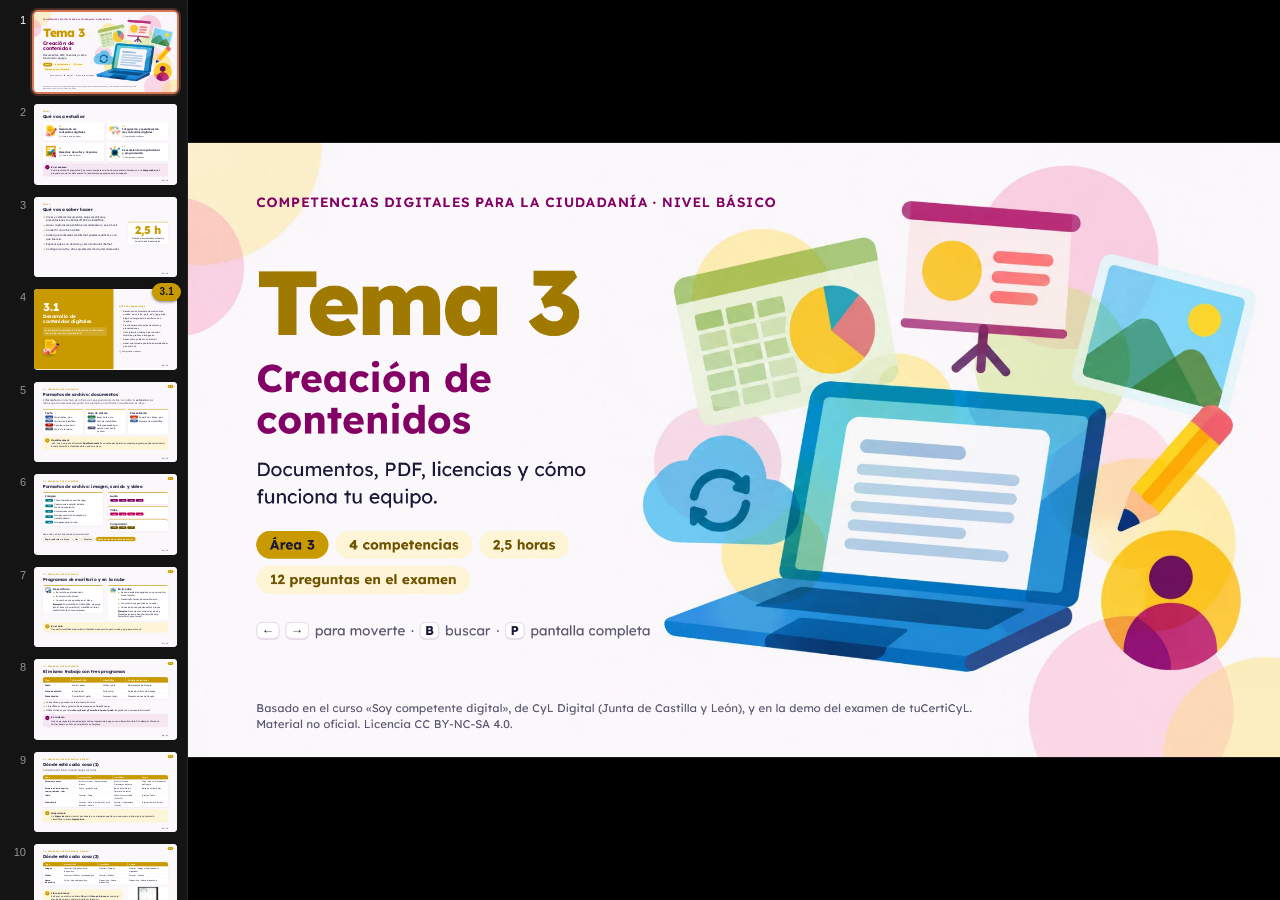
<file: tema3/index.html>
<!DOCTYPE html>
<html lang="es">
<head>
<meta charset="utf-8">
<meta name="viewport" content="width=device-width, initial-scale=1">
<title>Tema 3 · Creación de contenidos</title>
<link rel="preconnect" href="https://fonts.googleapis.com">
<link rel="preconnect" href="https://fonts.gstatic.com" crossorigin>
<link href="https://fonts.googleapis.com/css2?family=Lexend:wght@400;500;600;700;800&family=JetBrains+Mono:wght@500&display=swap" rel="stylesheet">
<link rel="icon" href="../assets/img/favicon.svg">
<link rel="stylesheet" href="../assets/cdc.css">
<style>
/* ===== Tema 3: estilos propios (prefijo t3-) ===== */

/* Área 3 (amarillo): el texto sobre amarillo va en oscuro y el texto en color de área, en un amarillo oscuro legible */
body.area-3 { --t3-oscuro: #6E5300; --t3-medio: #A07A00; }
deck-stage { --deck-section-fg: #1A1838; }
body.area-3 .cab .etq, body.area-3 .def .t, body.area-3 .clave, body.area-3 .ruta > i, body.area-3 .competencia .dcha h3,
body.area-3 .competencia .dcha li::before, body.area-3 .indice-comp .n, body.area-3 .pill.clara, body.area-3 .btn.sec,
body.area-3 .orden .mov::after, body.area-3 .img-slot, body.area-3 .b-num { color: var(--t3-oscuro); }
body.area-3 .portada .num, body.area-3 .cifra { color: var(--t3-medio); }
body.area-3 .tabla th, body.area-3 .pasos > li::before, body.area-3 .ruta .disp, body.area-3 .caja:not(.examen):not(.aviso):not(.ok)::before,
body.area-3 .pill:not(.clara):not(.ciruela), body.area-3 .seccion-pill, body.area-3 .btn:not(.sec):not(.ciruela), body.area-3 .competencia .izq,
body.area-3 .b-pill, body.area-3 .opcion[aria-pressed="true"] .marca { color: var(--texto); }
body.area-3 .competencia .izq .examen { background: rgba(255,255,255,.4); }
body.area-3 section.oscura, body.area-3 section.oscura .cab .etq, body.area-3 section.oscura .cab h2, body.area-3 section.oscura [data-slide-num] { color: var(--texto); }
body.area-3 section.oscura .seccion-pill { color: var(--t3-oscuro); }

/* Extensiones de archivo */
.t3-exts { list-style: none; padding: 0; margin: 0; display: flex; flex-direction: column; gap: 14px; }
.t3-exts li { display: flex; align-items: center; gap: 16px; }
.t3-ext { flex: none; display: inline-block; min-width: 104px; text-align: center; font: 500 22px/1 'JetBrains Mono', monospace; color: #fff; background: var(--c, #5A5873); padding: 8px 10px; border-radius: 10px; }
.t3-ext.e-w { --c: #2B579A; } .t3-ext.e-x { --c: #217346; } .t3-ext.e-p { --c: #C43E1C; } .t3-ext.e-lo { --c: #3E6A99; }
.t3-ext.e-pdf { --c: #B30B00; } .t3-ext.e-txt { --c: #5A5873; } .t3-ext.e-img { --c: #007A8F; } .t3-ext.e-aud { --c: #830065; }
.t3-ext.e-vid { --c: #C2005E; } .t3-ext.e-zip { --c: #6E5300; }
.t3-exts.fila { flex-direction: row; flex-wrap: wrap; gap: 10px; }

/* Iconos de licencias dibujados (img/cc/*.svg) */
.t3-cc { width: 56px; height: 56px; vertical-align: middle; display: inline-block; }
.t3-cc.g { width: 132px; height: 132px; }
.t3-sello { display: inline-flex; align-items: center; gap: 3px; background: #fff; border: 3px solid var(--texto); border-radius: 12px; padding: 4px 10px 4px 6px; vertical-align: middle; white-space: nowrap; }
.t3-sello img { width: 34px; height: 34px; display: block; }
.t3-sello b { font: 600 19px/1 'JetBrains Mono', monospace; margin-left: 8px; }
.t3-sello.g { gap: 8px; padding: 12px 22px 12px 14px; border-width: 5px; border-radius: 22px; }
.t3-sello.g img { width: 92px; height: 92px; }
.t3-sello.g b { font-size: 40px; margin-left: 14px; }
.t3-fija-ico { width: 46px; height: 46px; margin-right: 14px; flex: none; }
.t3-cond { display: flex; flex-direction: column; align-items: center; text-align: center; }
.t3-cond img { width: 130px; height: 130px; margin-bottom: 8px; }

/* Obras protegidas con © */
.t3-obras { display: grid; grid-template-columns: repeat(2, 240px); gap: 30px; justify-content: center; }
.t3-obras div { position: relative; background: var(--blanco); border-radius: var(--radio); box-shadow: var(--sombra); height: 240px; display: grid; place-items: center; }
.t3-obras img { width: 170px; height: 170px; object-fit: contain; }
.t3-obras div::after { content: '©'; position: absolute; right: -10px; top: -10px; width: 52px; height: 52px; border-radius: 50%; background: var(--texto); color: #fff; font: 700 30px/52px 'Lexend', sans-serif; text-align: center; }

/* Hoja de cálculo recreada (estática) */
.t3-xl { background: #fff; border: 1px solid #D0D0D0; border-radius: 12px; overflow: hidden; box-shadow: var(--sombra); font-family: 'Segoe UI', Tahoma, sans-serif; font-size: 21px; color: #222; }
.t3-xl-barra { display: flex; align-items: stretch; border-bottom: 1px solid #D0D0D0; height: 46px; }
.t3-xl-barra span { display: flex; align-items: center; padding: 0 14px; border-right: 1px solid #D0D0D0; }
.t3-xl-barra .cel { width: 104px; }
.t3-xl-barra .fx { font-style: italic; color: #666; font-family: Georgia, serif; }
.t3-xl-barra .form { border-right: 0; font: 500 20px 'JetBrains Mono', monospace; }
.t3-xl table { border-collapse: collapse; width: 100%; }
.t3-xl th { background: #F3F3F3; color: #555; font-weight: 400; border: 1px solid #D9D9D9; padding: 3px 10px; font-size: 17px; }
.t3-xl th.on { background: #D3F0E0; color: #0E6B38; font-weight: 600; }
.t3-xl td { border: 1px solid #E1E1E1; padding: 3px 12px; height: 38px; }
.t3-xl td.n { text-align: right; font-variant-numeric: tabular-nums; }
.t3-xl td.az { background: #8DB4E2; } .t3-xl td.ve { background: #92D050; }
.t3-xl td.sel { outline: 3px solid #107C41; outline-offset: -3px; }
.t3-xl tr.salto td, .t3-xl tr.salto th { height: 26px; color: #999; text-align: center; font-size: 16px; }
.t3-autosuma { background: #fff; border-radius: 18px; box-shadow: var(--sombra); padding: 20px 24px; font: 22px/1.3 'Segoe UI', Tahoma, sans-serif; }
.t3-autosuma .bt { display: flex; gap: 12px; align-items: center; font-weight: 600; }
.t3-autosuma .bt b { font-size: 40px; color: #107C41; line-height: 1; }
.t3-autosuma ul { list-style: none; padding: 0; margin: 14px 0 0; border: 1px solid #D0D0D0; border-radius: 10px; overflow: hidden; }
.t3-autosuma li { padding: 8px 18px; }
.t3-autosuma li + li { border-top: 1px solid #EEE; }
.t3-autosuma li.on { background: #E6F4EC; font-weight: 600; }

/* Página de Word recreada (solución del reto) */
.t3-pagina { background: #fff; box-shadow: 0 8px 30px rgba(26,24,56,.18); border-radius: 6px; padding: 38px 52px; font: 21px/1.45 'Calibri', 'Segoe UI', sans-serif; color: #222; }
.t3-pagina h4 { font: 400 32px/1.2 'Calibri Light', 'Segoe UI', sans-serif; color: #0F4761; margin: 0 0 14px; }
.t3-pagina p { margin: 0 0 10px; }
.t3-pagina mark { background: #FCE7A5; padding: 0 3px; border-radius: 3px; color: inherit; }
.t3-pagina a { color: #0563C1; text-decoration: underline; }
.t3-pagina table { border-collapse: collapse; margin-top: 6px; font-size: 19px; }
.t3-pagina td { border: 1px solid #555; padding: 2px 14px; }
.t3-pagina tr.nueva td { background: #E6F4EC; }

/* Gráfico circular de la solución */
.t3-tarta { background: #fff; border-radius: var(--radio); box-shadow: var(--sombra); padding: 22px 26px; }
.t3-tarta svg { width: 100%; height: auto; display: block; }

/* Esquema: cómo llega una web */
.t3-flujo { display: flex; align-items: flex-start; }
.t3-flujo .n { width: 220px; flex: none; display: flex; flex-direction: column; align-items: center; text-align: center; gap: 8px; font-size: 24px; font-weight: 600; line-height: 1.2; }
.t3-flujo .n img { width: 150px; height: 150px; object-fit: contain; }
.t3-flujo .n small { font-weight: 400; font-size: 20px; color: var(--gris); }
.t3-flujo .f { flex: 1; position: relative; margin-top: 66px; text-align: center; font-size: 19px; color: var(--gris); padding-top: 18px; min-width: 60px; }
.t3-flujo .f::before { content: ''; position: absolute; left: 4px; right: 18px; top: 0; height: 6px; border-radius: 3px; background: var(--area); }
.t3-flujo .f::after { content: ''; position: absolute; right: 2px; top: -8px; border-left: 20px solid var(--area); border-top: 11px solid transparent; border-bottom: 11px solid transparent; }

/* Esquema: qué pasa cuando escribes una dirección (DNS y HTTPS). Mismos nodos y flechas que .t3-flujo */
.t3-dns { display: grid; grid-template-columns: 300px 1fr 330px; grid-template-rows: auto auto; column-gap: 10px; row-gap: 10px; align-items: center; }
.t3-dns .n { display: flex; flex-direction: column; align-items: center; text-align: center; gap: 4px; font-size: 24px; font-weight: 600; line-height: 1.2; }
.t3-dns .n img { width: 84px; height: 84px; object-fit: contain; }
.t3-dns .n small { font-weight: 400; font-size: 20px; color: var(--gris); }
.t3-dns .n.pc { grid-row: 1 / span 2; }
.t3-dns .n.pc img { width: 190px; height: 140px; }
.t3-barra-url { font: 500 20px/1 'JetBrains Mono', monospace; background: var(--blanco); border: 2px solid var(--linea); border-radius: 999px; padding: 8px 16px; margin: 2px 0 6px; box-shadow: var(--sombra); }
.t3-dns .flechas { display: flex; flex-direction: column; gap: 16px; padding: 0 10px; }
.t3-dns .f { position: relative; text-align: center; font-size: 22px; font-weight: 600; color: var(--texto); padding-bottom: 20px; display: flex; align-items: center; justify-content: center; gap: 10px; }
.t3-dns .f b { display: inline-grid; place-items: center; width: 38px; height: 38px; border-radius: 50%; background: var(--area); color: var(--texto); font-size: 22px; flex: none; }
.t3-dns .f::before { content: ''; position: absolute; left: 4px; right: 18px; bottom: 0; height: 6px; border-radius: 3px; background: var(--area); }
.t3-dns .f::after { content: ''; position: absolute; right: 2px; bottom: -8px; border-left: 20px solid var(--area); border-top: 11px solid transparent; border-bottom: 11px solid transparent; }
.t3-dns .f.vuelta::before { left: 18px; right: 4px; }
.t3-dns .f.vuelta::after { right: auto; left: 2px; border-left: 0; border-right: 20px solid var(--area); }
.t3-dns .f.segura::before { background: var(--ok); }
.t3-dns .f.segura::after { border-left-color: var(--ok); }
.t3-dns .f.segura img { width: 44px; height: auto; }
.t3-defs { display: grid; grid-template-columns: repeat(3, 1fr); gap: 28px; font-size: var(--type-caption); }
.t3-defs p { background: var(--blanco); border-radius: 22px; box-shadow: var(--sombra); padding: 14px 22px; }
.t3-defs b:first-child { color: var(--t3-oscuro); }

/* Licencias de software: cuadro de 2 x 2 (gratis o de pago; código cerrado o abierto) */
.t3-matriz { display: grid; grid-template-columns: 170px 1fr 1fr; grid-template-rows: auto 1fr 1fr; gap: 16px 20px; }
.t3-matriz .eje { font-size: 28px; font-weight: 700; color: var(--t3-oscuro); text-align: center; align-self: end; line-height: 1.2; }
.t3-matriz .eje small { display: block; font-size: 22px; font-weight: 400; color: var(--gris); margin-top: 4px; }
.t3-matriz .eje.fila { align-self: center; text-align: right; }
.t3-matriz .celda { background: var(--blanco); border-radius: 22px; box-shadow: var(--sombra); border-left: 10px solid var(--linea); padding: 16px 26px; font-size: var(--type-caption); display: flex; flex-direction: column; gap: 4px; }
.t3-matriz .celda h3 { font-size: 28px; }
.t3-matriz .celda h3:not(:first-child) { margin-top: 10px; }
.t3-matriz .celda .ej { color: var(--gris); }
.t3-matriz .celda .ej::before { content: 'Ejemplos: '; font-weight: 600; }
.t3-matriz .celda.abierto { border-left-color: var(--area); }
.t3-matriz .celda.recuerda { border-left-color: var(--area); background: var(--area-claro); }

/* Partes de una dirección web */
.t3-url { display: flex; justify-content: center; align-items: flex-start; gap: 4px; }
.t3-url .p { display: flex; flex-direction: column; align-items: center; gap: 14px; }
.t3-url .p b { font: 500 60px/1 'JetBrains Mono', monospace; padding: 14px 10px; border-radius: 16px; background: var(--c); color: #1A1838; }
.t3-url .p span { font-size: 22px; text-align: center; max-width: 240px; color: var(--texto); line-height: 1.25; }
.t3-url .dom { display: flex; flex-direction: column; align-items: stretch; gap: 14px; }
.t3-url .dom > div { display: flex; gap: 4px; }
.t3-url .llave { border: 4px solid var(--area); border-top: 0; border-radius: 0 0 18px 18px; height: 22px; margin: 0 8px; }
.t3-url .dom .t { text-align: center; font-weight: 700; font-size: 26px; color: var(--t3-oscuro); }

/* Ventanas de Microsoft 365 recreadas (Word y PowerPoint): uso docente */
.ventana.t3-of { font-family: 'Segoe UI', Tahoma, sans-serif; color: #242424; font-size: 13px; }
.t3-of .pantalla-html { background: #fff; }
.t3-tit { height: 34px; display: flex; align-items: center; gap: 14px; padding: 0 12px; color: #fff; font-size: 12.5px; background: var(--t3-app); white-space: nowrap; }
.t3-tit .ap { width: 20px; height: 20px; border-radius: 4px; background: #fff; color: var(--t3-app); font-weight: 800; display: grid; place-items: center; font-size: 12px; }
.t3-tit .nom { flex: 1; text-align: center; font-weight: 600; }
.t3-tit .bus { background: rgba(255,255,255,.2); border-radius: 6px; padding: 3px 80px 3px 10px; }
.t3-tit .usu { width: 24px; height: 24px; border-radius: 50%; background: #F3C51A; color: #1A1838; display: grid; place-items: center; font-size: 10.5px; font-weight: 700; }
.t3-tit .ctl { letter-spacing: 16px; }
.t3-sw { display: inline-block; width: 28px; height: 14px; border-radius: 7px; border: 1.5px solid #fff; vertical-align: middle; position: relative; margin-left: 4px; }
.t3-sw::after { content: ''; position: absolute; left: 2px; top: 2px; width: 7px; height: 7px; border-radius: 50%; background: #fff; }
.t3-tabs { height: 32px; display: flex; align-items: flex-end; gap: 1px; padding: 0 8px; background: #F3F3F3; font-size: 13px; white-space: nowrap; overflow: hidden; }
.t3-tabs span { padding: 5px 9px 6px; cursor: pointer; border-bottom: 3px solid transparent; border-radius: 4px 4px 0 0; }
.t3-tabs span:hover { background: #E6E6E6; }
.t3-tabs span.on { border-bottom-color: var(--t3-app); color: var(--t3-app); font-weight: 600; background: #fff; }
.t3-tabs span.ctx { color: var(--t3-app); font-weight: 600; }
.t3-cinta { height: 92px; display: flex; background: #fff; border-bottom: 1px solid #E1E1E1; padding: 5px 4px 0; overflow: hidden; }
.t3-gr { display: flex; flex-direction: column; padding: 0 7px; border-right: 1px solid #E1E1E1; flex: none; }
.t3-gr .c { flex: 1; display: flex; align-items: flex-start; gap: 2px; }
.t3-gr .l { font-size: 11px; color: #616161; text-align: center; padding: 1px 0 4px; white-space: nowrap; }
.t3-bt { display: flex; flex-direction: column; align-items: center; gap: 1px; font-size: 11.5px; padding: 2px 5px; border-radius: 4px; cursor: pointer; text-align: center; line-height: 1.15; min-width: 42px; }
.t3-bt i { font-style: normal; font-size: 22px; line-height: 30px; }
.t3-bt:hover, .t3-bp > span:hover { background: #EBEBEB; }
.t3-bp { display: flex; flex-direction: column; gap: 1px; font-size: 11.5px; }
.t3-bp > span { padding: 2px 6px; white-space: nowrap; border-radius: 4px; cursor: pointer; }
.t3-caja { display: inline-block; border: 1px solid #C8C8C8; border-radius: 3px; padding: 0 6px; background: #fff; }
.t3-est { display: inline-block; width: 74px; height: 50px; border: 1px solid #DADADA; margin-right: 3px; font-size: 11px; padding: 4px; line-height: 1.1; }
.t3-est.t1 { color: #0F4761; font-size: 13px; } .t3-est.t2 { color: #0F4761; font-size: 12px; }
.t3-area { position: absolute; top: 158px; left: 0; right: 0; bottom: 24px; background: #E8E8E8; overflow: hidden; }
.t3-hoja-w { width: 540px; margin: 16px auto 0; background: #fff; box-shadow: 0 1px 4px rgba(0,0,0,.2); padding: 46px 62px; font: 13px/1.55 'Calibri', 'Segoe UI', sans-serif; min-height: 520px; }
.t3-hoja-w p { margin: 0 0 9px; }
.t3-estado { position: absolute; left: 0; right: 0; bottom: 0; height: 24px; background: #F3F3F3; border-top: 1px solid #E1E1E1; display: flex; gap: 20px; align-items: center; padding: 0 12px; font-size: 11.5px; color: #424242; }
.t3-estado .d { margin-left: auto; }
.t3-toast { position: absolute; right: 18px; bottom: 36px; background: #fff; border-left: 5px solid #107C10; box-shadow: 0 6px 22px rgba(0,0,0,.25); padding: 12px 18px; font-size: 13.5px; z-index: 3; }
/* Backstage (menú Archivo) */
.t3-bs { position: absolute; top: 34px; left: 0; right: 0; bottom: 0; display: flex; }
.t3-bs-menu { width: 166px; background: var(--t3-app); color: #fff; display: flex; flex-direction: column; padding: 8px 0; font-size: 13.5px; flex: none; }
.t3-bs-menu span { padding: 7px 20px; cursor: pointer; }
.t3-bs-menu span:hover { background: rgba(255,255,255,.14); }
.t3-bs-menu span.on { background: rgba(255,255,255,.26); }
.t3-bs-menu .atras { font-size: 19px; padding: 4px 20px 10px; }
.t3-bs-menu hr { border: 0; border-top: 1px solid rgba(255,255,255,.35); margin: 6px 16px; }
.t3-bs-menu .abajo { margin-top: auto; }
.t3-bs-panel { flex: 1; padding: 20px 34px; background: #fff; overflow: hidden; position: relative; }
.t3-bs-panel h3 { font-size: 30px; font-weight: 300; margin: 0 0 18px; }
.t3-bs-panel h5 { font-size: 13px; font-weight: 600; margin: 18px 0 8px; }
.t3-nuevos { display: flex; gap: 16px; }
.t3-nuevos div { width: 104px; font-size: 12px; text-align: center; }
.t3-nuevos div b { display: block; height: 130px; border: 1px solid #D0D0D0; margin-bottom: 6px; background: #fff; }
.t3-recientes div { display: grid; grid-template-columns: 26px 1fr 150px; padding: 6px 4px; border-bottom: 1px solid #F0F0F0; font-size: 12.5px; }
.t3-recientes div span:last-child { color: #666; }
.t3-exp { display: grid; grid-template-columns: 250px 1fr; gap: 26px; }
.t3-exp .op { display: flex; gap: 12px; align-items: center; padding: 11px 12px; font-size: 13.5px; cursor: pointer; }
.t3-exp .op.on { background: #DCDCDC; }
.t3-exp .op i { font-style: normal; font-size: 22px; }
.t3-exp h4 { font-size: 17px; font-weight: 600; margin: 6px 0 10px; }
.t3-exp ul { font-size: 13px; padding-left: 18px; margin: 0 0 20px; color: #424242; line-height: 1.6; }
.t3-bgr { width: 98px; height: 98px; border: 1px solid #C8C8C8; display: flex; flex-direction: column; align-items: center; justify-content: center; gap: 4px; font-size: 12.5px; text-align: center; cursor: pointer; line-height: 1.2; }
.t3-bgr i { font-style: normal; font-size: 30px; }
.t3-bgr:hover { background: #F0F0F0; }
.t3-gc { display: grid; grid-template-columns: 250px 1fr; gap: 24px; }
.t3-gc .lug { display: flex; flex-direction: column; gap: 2px; }
.t3-gc .lug span { display: flex; gap: 12px; align-items: center; padding: 11px 12px; font-size: 13.5px; cursor: pointer; }
.t3-gc .lug span.on { background: #DCDCDC; }
.t3-gc .lug span i { font-style: normal; font-size: 20px; width: 24px; text-align: center; }
.t3-gc .der .carp { font-size: 13px; color: #444; margin-bottom: 10px; }
/* Cuadro de diálogo de archivos (estilo Windows 11) */
.t3-dlg { position: absolute; left: 120px; top: 64px; width: 740px; height: 520px; background: #fff; border: 1px solid #9A9A9A; border-radius: 8px; box-shadow: 0 14px 44px rgba(0,0,0,.38); z-index: 4; display: flex; flex-direction: column; font-size: 12.5px; overflow: hidden; }
.t3-dlg-tit { height: 32px; display: flex; align-items: center; padding: 0 14px; justify-content: space-between; border-bottom: 1px solid #EEE; flex: none; }
.t3-dlg-dir { height: 40px; display: flex; gap: 12px; align-items: center; padding: 0 12px; border-bottom: 1px solid #E5E5E5; color: #555; flex: none; }
.t3-dlg-dir .camino { flex: 1; border: 1px solid #D0D0D0; border-radius: 4px; padding: 4px 9px; color: #222; }
.t3-dlg-dir .bus { width: 180px; border: 1px solid #D0D0D0; border-radius: 4px; padding: 4px 9px; color: #888; }
.t3-dlg-cuerpo { flex: 1; display: flex; min-height: 0; }
.t3-dlg-nav { width: 150px; border-right: 1px solid #E5E5E5; padding: 6px 0; display: flex; flex-direction: column; flex: none; }
.t3-dlg-nav span { padding: 5px 14px; cursor: pointer; white-space: nowrap; }
.t3-dlg-nav span.on { background: #CCE4F7; }
.t3-dlg-lista { flex: 1; padding: 4px 10px; overflow: hidden; }
.t3-dlg-lista .fila { display: grid; grid-template-columns: 1fr 140px 150px; padding: 4px 6px; cursor: pointer; }
.t3-dlg-lista .fila.enc { color: #666; border-bottom: 1px solid #E5E5E5; cursor: default; }
.t3-dlg-pie { border-top: 1px solid #E5E5E5; padding: 10px 16px 12px; display: grid; grid-template-columns: 124px 1fr; gap: 7px 10px; align-items: center; background: #F7F7F7; flex: none; position: relative; }
.t3-dlg-pie label { color: #333; }
.t3-dlg-pie .campo { border: 1px solid #BDBDBD; background: #fff; padding: 3px 8px; border-radius: 3px; position: relative; cursor: pointer; }
.t3-dlg-pie .campo.desp::after { content: '⌄'; position: absolute; right: 9px; top: -2px; font-size: 14px; }
.t3-dlg-pie .opc { grid-column: 2; display: flex; gap: 22px; color: #333; }
.t3-dlg-bts { grid-column: 1 / -1; display: flex; justify-content: flex-end; gap: 8px; margin-top: 4px; }
.t3-dlg-bts .b { border: 1px solid #ADADAD; background: #FDFDFD; padding: 5px 18px; border-radius: 4px; cursor: pointer; min-width: 84px; text-align: center; }
.t3-dlg-bts .b.p { background: #0067C0; color: #fff; border-color: #0067C0; }
.t3-dlg-bts .b.izq { margin-right: auto; }
.t3-tipos { position: absolute; left: 150px; bottom: 74px; width: 420px; z-index: 5; background: #fff; border: 1px solid #9A9A9A; box-shadow: 0 6px 18px rgba(0,0,0,.25); padding: 2px 0; }
.t3-tipos div { padding: 3px 10px; cursor: pointer; }
.t3-tipos div:hover { background: #E5F1FB; }
.t3-tipos div.on { background: #CCE4F7; }
.t3-dlg-mini { display: flex; gap: 18px; padding: 14px; flex-wrap: wrap; align-content: flex-start; }
.t3-dlg-mini .f { width: 126px; display: flex; flex-direction: column; align-items: center; gap: 6px; padding: 6px; cursor: pointer; border: 1px solid transparent; border-radius: 4px; }
.t3-dlg-mini .f img { width: 112px; height: 84px; object-fit: cover; display: block; }
.t3-dlg-mini .f.sel { background: #CCE4F7; border-color: #99C9EF; }
/* PowerPoint */
.t3-ppt { position: absolute; top: 158px; left: 0; right: 0; bottom: 24px; display: flex; background: #E8E8E8; overflow: hidden; }
.t3-mini { width: 150px; padding: 12px 8px; display: flex; flex-direction: column; gap: 12px; background: #F3F3F3; flex: none; }
.t3-mini .m { display: flex; gap: 6px; font-size: 11px; color: #555; }
.t3-mini .m b { width: 116px; height: 65px; background: #fff; border: 1px solid #CFCFCF; display: block; font-size: 8.5px; padding: 6px; font-weight: 600; color: #333; position: relative; overflow: hidden; }
.t3-mini .m.on b { outline: 3px solid var(--t3-app); outline-offset: 1px; }
.t3-mini .m b img { position: absolute; left: 30px; top: 22px; width: 52px; }
.t3-diapo-zona { flex: 1; display: grid; place-items: center; }
.t3-diapo { width: 640px; height: 360px; background: #fff; box-shadow: 0 1px 5px rgba(0,0,0,.25); position: relative; padding: 30px 40px; }
.t3-diapo h4 { font: 400 36px/1.1 'Calibri Light', 'Segoe UI', sans-serif; margin: 0; }
.t3-diapo .ph { position: absolute; left: 40px; right: 40px; top: 96px; bottom: 28px; border: 1.5px dashed #BDBDBD; display: grid; place-items: center; color: #8A8A8A; font-size: 17px; }
.t3-diapo img.t3-foto { position: absolute; left: 160px; top: 92px; width: 320px; height: 240px; object-fit: cover; outline: 2px solid #6C6C6C; outline-offset: 2px; }
.t3-menu { position: absolute; z-index: 4; background: #fff; border: 1px solid #C8C8C8; border-radius: 6px; box-shadow: 0 6px 18px rgba(0,0,0,.22); font-size: 13px; padding: 4px 0; width: 236px; }
.t3-menu .h { font-weight: 600; padding: 6px 12px; color: #424242; cursor: default; }
.t3-menu div:not(.h) { padding: 8px 12px 8px 14px; cursor: pointer; display: flex; gap: 10px; }
.t3-menu div:not(.h):hover { background: #F0F0F0; }

/* Móvil Android recreado */
.t3-and { position: absolute; inset: 0; font-family: Roboto, 'Segoe UI', sans-serif; color: #1B1B1F; background: #FAF9FD; overflow: hidden; }
.t3-and .barra { height: 34px; display: flex; align-items: center; justify-content: space-between; padding: 0 26px; font-size: 14px; font-weight: 600; }
.t3-and-fondo { background: linear-gradient(160deg, #FCE7A5 0%, #F3C51A 30%, #EA686B 70%, #830065 100%); color: #fff; }
.t3-and-fondo .barra { color: #1B1B1F; }
.t3-and .reloj { text-align: center; margin-top: 46px; font-size: 64px; font-weight: 300; color: #1B1B1F; line-height: 1; }
.t3-and .fecha { text-align: center; font-size: 16px; color: #1B1B1F; margin-top: 6px; }
.t3-and .apps { position: absolute; left: 14px; right: 14px; bottom: 116px; display: grid; grid-template-columns: repeat(4, 1fr); gap: 22px 4px; }
.t3-and .app { display: flex; flex-direction: column; align-items: center; gap: 6px; font-size: 12.5px; text-shadow: 0 1px 3px rgba(0,0,0,.45); cursor: pointer; }
.t3-and .app i { font-style: normal; width: 54px; height: 54px; border-radius: 50%; display: grid; place-items: center; font-size: 26px; background: #fff; box-shadow: 0 2px 6px rgba(0,0,0,.2); text-shadow: none; }
.t3-and .t3-and-busca { position: absolute; left: 20px; right: 20px; bottom: 42px; height: 50px; border-radius: 25px; background: rgba(255,255,255,.9); color: #444; display: flex; align-items: center; padding: 0 20px; font-size: 15px; gap: 12px; text-shadow: none; }
.t3-and .t3-and-tit { padding: 26px 22px 10px; }
.t3-and .t3-and-tit h4 { font-size: 32px; font-weight: 400; margin: 0; }
.t3-and .atras { padding: 10px 18px 0; font-size: 24px; }
.t3-and .bus { margin: 6px 18px 12px; background: #E9E7EF; border-radius: 26px; padding: 12px 18px; color: #49454F; font-size: 15px; }
.t3-and .it { display: flex; gap: 18px; align-items: center; padding: 11px 22px; cursor: pointer; }
.t3-and .it:hover { background: rgba(0,0,0,.04); }
.t3-and .it .ic { width: 38px; height: 38px; border-radius: 50%; display: grid; place-items: center; font-size: 18px; flex: none; color: #fff; }
.t3-and .it .t { flex: 1; font-size: 16.5px; line-height: 1.25; }
.t3-and .it .t small { display: block; color: #49454F; font-size: 13px; }
.t3-and .sec { padding: 14px 22px 4px; color: #0B57D0; font-size: 13.5px; font-weight: 600; }
.t3-and .tx { padding: 8px 22px; color: #49454F; font-size: 14px; }
.t3-and-sw { width: 50px; height: 30px; border-radius: 15px; border: 2px solid #79747E; background: #E6E0E9; position: relative; flex: none; }
.t3-and-sw::after { content: ''; position: absolute; left: 5px; top: 5px; width: 16px; height: 16px; border-radius: 50%; background: #79747E; }
.t3-and-sw.on { background: #0B57D0; border-color: #0B57D0; }
.t3-and-sw.on::after { left: 23px; top: 3px; width: 20px; height: 20px; background: #fff; }
.t3-and .grande { margin: 8px 16px 6px; background: #D3E3FD; border-radius: 30px; padding: 16px 22px; display: flex; align-items: center; justify-content: space-between; font-size: 19px; cursor: pointer; }
.t3-and .red { display: flex; gap: 18px; align-items: center; padding: 12px 24px; cursor: pointer; }
.t3-and .red:hover { background: rgba(0,0,0,.04); }
.t3-and .red svg { flex: none; }
.t3-and .red .t { flex: 1; font-size: 16.5px; }
.t3-and .red .t small { display: block; color: #49454F; font-size: 13px; }
.t3-and .red.ok { background: #D3E3FD; margin: 0 12px; border-radius: 22px; padding: 12px 12px; }
.t3-and .velo { position: absolute; inset: 0; background: rgba(0,0,0,.35); z-index: 2; }
.t3-and-dlg { position: absolute; left: 20px; right: 20px; top: 190px; background: #F3EDF7; border-radius: 28px; padding: 24px 24px 18px; z-index: 3; box-shadow: 0 10px 40px rgba(0,0,0,.3); }
.t3-and-dlg h5 { font-size: 22px; font-weight: 400; margin: 0 0 16px; }
.t3-and-dlg label.cap2 { display: block; font-size: 13px; color: #0B57D0; margin-bottom: 4px; }
.t3-and-dlg input.t3-clave { width: 100%; font: 17px Roboto, 'Segoe UI', sans-serif; padding: 12px 14px; border: 2px solid #0B57D0; border-radius: 6px; background: #fff; outline: none; color: #1B1B1F; }
.t3-and-dlg .mostrar { display: flex; align-items: center; gap: 10px; margin: 14px 0 6px; font-size: 15px; cursor: pointer; }
.t3-and-dlg .mostrar input { width: 20px; height: 20px; accent-color: #0B57D0; }
.t3-and-dlg .bts { display: flex; justify-content: flex-end; gap: 26px; margin-top: 18px; font-size: 15px; font-weight: 600; color: #0B57D0; }
.t3-and-dlg .bts span { padding: 8px 6px; cursor: pointer; }
.t3-and-dlg .t3-conectar:not(.t3-activo) { color: rgba(29,27,32,.38); }

/* Maquetas estáticas de ventanas */
.maqueta-movil .ventana { pointer-events: none; }
.t3-maqueta { justify-self: center; }

/* Varios */
/* Preguntas más compactas, para que la explicación quepa en la diapositiva después de corregir:
   opciones de texto en dos columnas y simulaciones un poco más pequeñas */
.preg .opciones:not(.rejilla):not(.numeros) { display: grid; grid-template-columns: 1fr 1fr; }
.preg { gap: 16px; }
.preg .opcion { padding: 12px 22px; }
.preg.sim-dos .enun { font-size: 28px; }
.preg.sim-dos .fb { font-size: 22px; }
.preg.sim-dos .fb .fb-tit { font-size: 24px; }
.sim-html .ventana { zoom: .88; }
.t3-imgs-g .opcion img { max-height: 190px; }
.repaso-test .preg.con-img > .img-enun { width: 460px; max-height: 470px; max-width: 520px; object-fit: contain; }
.repaso-test .preg .img-enun { max-height: 220px; }
.t3-imgs-g .opciones.rejilla { max-width: 1250px; }
.t3-teclas { white-space: nowrap; }
.t3-teclas kbd { font-size: .78em; }
.t3-grande { font-size: 30px; }
.t3-dir { font: 500 34px/1.5 'JetBrains Mono', monospace; display: flex; flex-direction: column; gap: 10px; }
.t3-dir span { background: var(--blanco); border-radius: 16px; padding: 10px 26px; box-shadow: var(--sombra); align-self: flex-start; }
.t3-recursos a { font-weight: 600; }
.t3-recursos .lista > li { padding-left: 46px; }
</style>
</head>
<body class="area-3">

<!-- Plantilla: Word de Microsoft 365, guardar como PDF (simulación del Comprueba 3.2 y maqueta de la diapositiva «Convertir a PDF») -->
<template id="t3-word-pdf">
  <div class="ventana t3-of" style="--t3-app:#185ABD">
    <!-- 1. Word con la carta -->
    <div class="pantalla-html" data-id="inicio">
      <div class="t3-tit"><span class="ap">W</span><span>Autoguardado<i class="t3-sw"></i></span><span>💾</span><span>↶ ↷</span><span class="nom">Carta - Word</span><span class="bus">🔍 Buscar</span><span class="usu">LP</span><span class="ctl">—▢✕</span></div>
      <div class="t3-tabs"><span data-ir="archivo">Archivo</span><span class="on">Inicio</span><span>Insertar</span><span>Diseño</span><span>Disposición</span><span>Referencias</span><span>Correspondencia</span><span>Revisar</span><span>Vista</span><span>Ayuda</span></div>
      <div class="t3-cinta">
        <div class="t3-gr"><div class="c"><span class="t3-bt"><i>📋</i>Pegar</span><span class="t3-bp"><span>✂ Cortar</span><span>⧉ Copiar</span><span>🖌 Copiar formato</span></span></div><div class="l">Portapapeles</div></div>
        <div class="t3-gr"><div class="c"><span class="t3-bp"><span><span class="t3-caja" style="width:112px">Aptos</span> <span class="t3-caja">12</span></span><span><b>N</b> &nbsp;<i>K</i> &nbsp;<u>S</u> &nbsp;<s>ab</s> &nbsp;x₂ &nbsp;x² &nbsp;<span style="color:#C00000;font-weight:700">A</span></span></span></div><div class="l">Fuente</div></div>
        <div class="t3-gr"><div class="c"><span class="t3-bp"><span>☰ &nbsp;⁝ &nbsp;⇤ &nbsp;⇥</span><span>≡ &nbsp;≡ &nbsp;≡ &nbsp;¶</span></span></div><div class="l">Párrafo</div></div>
        <div class="t3-gr"><div class="c"><span class="t3-est">Normal</span><span class="t3-est">Sin espaciado</span><span class="t3-est t1">Título 1</span><span class="t3-est t2">Título 2</span></div><div class="l">Estilos</div></div>
        <div class="t3-gr"><div class="c"><span class="t3-bp"><span>🔍 Buscar</span><span>⇄ Reemplazar</span><span>⬚ Seleccionar</span></span></div><div class="l">Edición</div></div>
      </div>
      <div class="t3-area"><div class="t3-hoja-w">
        <p>Lucía Prueba<br>Calle Ejemplo, 1</p>
        <p style="text-align:right">24 de octubre de 2026</p>
        <p>Estimada directora:</p>
        <p>Le escribo para pedir permiso para ir de excursión a Valladolid con los grupos de 1.º de SMR. La excursión sería el viernes 14 de mayo. Salimos a las 8:30 y llegamos a las 10:00. A las 10:30 visitamos el Museo de la Ciencia y a las 14:00 comemos en Campo Grande.</p>
        <p>Adjunto la lista de alumnos y las autorizaciones firmadas.</p>
        <p>Un saludo,<br>Lucía Prueba</p>
      </div></div>
      <div class="t3-estado"><span>Página 1 de 1</span><span>77 palabras</span><span>Español (España)</span><span class="d">100 %</span></div>
    </div>
    <!-- 2. Menú Archivo (Backstage) -->
    <div class="pantalla-html" data-id="archivo">
      <div class="t3-tit"><span class="ap">W</span><span class="nom">Carta - Word</span><span class="usu">LP</span><span class="ctl">—▢✕</span></div>
      <div class="t3-bs">
        <div class="t3-bs-menu"><span class="atras">←</span><span class="on">Inicio</span><span>Nuevo</span><span>Abrir</span><hr><span>Información</span><span>Guardar</span><span data-ir="guardarcomo">Guardar como</span><span>Imprimir</span><span>Compartir</span><span data-ir="exportar">Exportar</span><span>Cerrar</span><span class="abajo">Cuenta</span><span>Opciones</span></div>
        <div class="t3-bs-panel">
          <h3>Buenas tardes</h3>
          <h5>Nuevo</h5>
          <div class="t3-nuevos"><div><b></b>Documento en blanco</div><div><b style="background:linear-gradient(#fff 70%,#DCE6F2 70%)"></b>Carta formal</div><div><b style="background:linear-gradient(#185ABD 18%,#fff 18%)"></b>Currículum</div></div>
          <h5>Recientes</h5>
          <div class="t3-recientes"><div><span>📄</span><span>Carta</span><span>Hace unos minutos</span></div><div><span>📄</span><span>Apuntes de Ofimática</span><span>Ayer</span></div><div><span>📄</span><span>Currículum</span><span>Lunes</span></div></div>
        </div>
      </div>
    </div>
    <!-- 3A. Exportar -->
    <div class="pantalla-html" data-id="exportar">
      <div class="t3-tit"><span class="ap">W</span><span class="nom">Carta - Word</span><span class="usu">LP</span><span class="ctl">—▢✕</span></div>
      <div class="t3-bs">
        <div class="t3-bs-menu"><span class="atras">←</span><span>Inicio</span><span>Nuevo</span><span>Abrir</span><hr><span>Información</span><span>Guardar</span><span>Guardar como</span><span>Imprimir</span><span>Compartir</span><span class="on">Exportar</span><span>Cerrar</span><span class="abajo">Cuenta</span><span>Opciones</span></div>
        <div class="t3-bs-panel">
          <h3>Exportar</h3>
          <div class="t3-exp">
            <div><div class="op on"><i>📄</i>Crear documento PDF/XPS</div><div class="op"><i>🗎</i>Cambiar el tipo de archivo</div></div>
            <div><h4>Crear un documento PDF/XPS</h4>
              <ul><li>Conserva el diseño, el formato, las fuentes y las imágenes</li><li>El contenido no puede cambiarse fácilmente</li><li>Hay visores gratuitos disponibles en la web</li></ul>
              <div class="t3-bgr" data-ir="publicar"><i>📄</i>Crear<br>PDF/XPS</div>
            </div>
          </div>
        </div>
      </div>
    </div>
    <!-- 4A. Publicar como PDF o XPS -->
    <div class="pantalla-html" data-id="publicar">
      <div class="t3-tit"><span class="ap">W</span><span class="nom">Carta - Word</span><span class="usu">LP</span><span class="ctl">—▢✕</span></div>
      <div class="t3-bs">
        <div class="t3-bs-menu"><span class="atras">←</span><span>Inicio</span><span>Nuevo</span><span>Abrir</span><hr><span>Información</span><span>Guardar</span><span>Guardar como</span><span>Imprimir</span><span>Compartir</span><span class="on">Exportar</span><span>Cerrar</span><span class="abajo">Cuenta</span><span>Opciones</span></div>
        <div class="t3-bs-panel"><h3>Exportar</h3></div>
      </div>
      <div class="t3-dlg">
        <div class="t3-dlg-tit"><span>Publicar como PDF o XPS</span><span>✕</span></div>
        <div class="t3-dlg-dir"><span>←</span><span>→</span><span>↑</span><span class="camino">Este equipo › Documentos</span><span class="bus">Buscar en Documentos</span></div>
        <div class="t3-dlg-cuerpo">
          <div class="t3-dlg-nav"><span>🏠 Inicio</span><span>🖥️ Escritorio</span><span>⬇️ Descargas</span><span class="on">📄 Documentos</span><span>🖼️ Imágenes</span><span>🎵 Música</span><span>🎬 Vídeos</span><span>💻 Este equipo</span></div>
          <div class="t3-dlg-lista"><div class="fila enc"><span>Nombre</span><span>Fecha</span><span>Tipo</span></div><div class="fila"><span>📕 Horario 1.º SMR.pdf</span><span>15/10/2026</span><span>Documento PDF</span></div><div class="fila"><span>📕 Normas del aula.pdf</span><span>20/09/2026</span><span>Documento PDF</span></div></div>
        </div>
        <div class="t3-dlg-pie">
          <label>Nombre de archivo:</label><span class="campo">Carta</span>
          <label>Tipo:</label><span class="campo desp">PDF (*.pdf)</span>
          <span class="opc"><span>☐ Abrir archivo tras publicación</span><span>Optimizar para: ◉ Estándar ○ Tamaño mínimo</span></span>
          <div class="t3-dlg-bts"><span class="b izq">Opciones...</span><span class="b">Herramientas ⌄</span><span class="b p" data-ir="final">Publicar</span><span class="b">Cancelar</span></div>
        </div>
      </div>
    </div>
    <!-- 3B. Guardar como -->
    <div class="pantalla-html" data-id="guardarcomo">
      <div class="t3-tit"><span class="ap">W</span><span class="nom">Carta - Word</span><span class="usu">LP</span><span class="ctl">—▢✕</span></div>
      <div class="t3-bs">
        <div class="t3-bs-menu"><span class="atras">←</span><span>Inicio</span><span>Nuevo</span><span>Abrir</span><hr><span>Información</span><span>Guardar</span><span class="on">Guardar como</span><span>Imprimir</span><span>Compartir</span><span>Exportar</span><span>Cerrar</span><span class="abajo">Cuenta</span><span>Opciones</span></div>
        <div class="t3-bs-panel">
          <h3>Guardar como</h3>
          <div class="t3-gc">
            <div class="lug"><span><i>🕘</i>Recientes</span><span><i>☁️</i>OneDrive</span><span class="on"><i>💻</i>Este PC</span><span><i>➕</i>Agregar un sitio</span><span data-ir="dialogo"><i>📂</i>Examinar</span></div>
            <div class="der"><p class="carp">📁 Documentos</p><div class="t3-recientes"><div><span>📁</span><span>Ofimática</span><span>12/10/2026</span></div><div><span>📁</span><span>Trabajos</span><span>05/10/2026</span></div><div><span>📄</span><span>Carta.docx</span><span>Hoy</span></div></div></div>
          </div>
        </div>
      </div>
    </div>
    <!-- 4B. Diálogo Guardar como (tipo .docx) -->
    <div class="pantalla-html" data-id="dialogo">
      <div class="t3-tit"><span class="ap">W</span><span class="nom">Carta - Word</span><span class="usu">LP</span><span class="ctl">—▢✕</span></div>
      <div class="t3-bs"><div class="t3-bs-menu"><span class="atras">←</span><span>Inicio</span><span>Nuevo</span><span>Abrir</span><hr><span>Información</span><span>Guardar</span><span class="on">Guardar como</span><span>Imprimir</span><span>Compartir</span><span>Exportar</span><span>Cerrar</span><span class="abajo">Cuenta</span><span>Opciones</span></div><div class="t3-bs-panel"><h3>Guardar como</h3></div></div>
      <div class="t3-dlg">
        <div class="t3-dlg-tit"><span>Guardar como</span><span>✕</span></div>
        <div class="t3-dlg-dir"><span>←</span><span>→</span><span>↑</span><span class="camino">Este equipo › Documentos</span><span class="bus">Buscar en Documentos</span></div>
        <div class="t3-dlg-cuerpo">
          <div class="t3-dlg-nav"><span>🏠 Inicio</span><span>🖥️ Escritorio</span><span>⬇️ Descargas</span><span class="on">📄 Documentos</span><span>🖼️ Imágenes</span><span>🎵 Música</span><span>🎬 Vídeos</span><span>💻 Este equipo</span></div>
          <div class="t3-dlg-lista"><div class="fila enc"><span>Nombre</span><span>Fecha</span><span>Tipo</span></div><div class="fila"><span>📁 Ofimática</span><span>12/10/2026</span><span>Carpeta de archivos</span></div><div class="fila"><span>📁 Trabajos</span><span>05/10/2026</span><span>Carpeta de archivos</span></div><div class="fila"><span>📘 Carta.docx</span><span>24/10/2026</span><span>Documento de Word</span></div></div>
        </div>
        <div class="t3-dlg-pie">
          <label>Nombre de archivo:</label><span class="campo">Carta</span>
          <label>Tipo:</label><span class="campo desp" data-ir="tipos">Documento de Word (*.docx)</span>
          <label>Autores:</label><span style="color:#666">Lucía Prueba</span>
          <div class="t3-dlg-bts"><span class="b izq">☐ Guardar miniatura</span><span class="b">Herramientas ⌄</span><span class="b p">Guardar</span><span class="b">Cancelar</span></div>
        </div>
      </div>
    </div>
    <!-- 5B. Lista de tipos -->
    <div class="pantalla-html" data-id="tipos">
      <div class="t3-tit"><span class="ap">W</span><span class="nom">Carta - Word</span><span class="usu">LP</span><span class="ctl">—▢✕</span></div>
      <div class="t3-bs"><div class="t3-bs-menu"><span class="atras">←</span><span>Inicio</span><span>Nuevo</span><span>Abrir</span><hr><span>Información</span><span>Guardar</span><span class="on">Guardar como</span><span>Imprimir</span><span>Compartir</span><span>Exportar</span><span>Cerrar</span><span class="abajo">Cuenta</span><span>Opciones</span></div><div class="t3-bs-panel"><h3>Guardar como</h3></div></div>
      <div class="t3-dlg">
        <div class="t3-dlg-tit"><span>Guardar como</span><span>✕</span></div>
        <div class="t3-dlg-dir"><span>←</span><span>→</span><span>↑</span><span class="camino">Este equipo › Documentos</span><span class="bus">Buscar en Documentos</span></div>
        <div class="t3-dlg-cuerpo">
          <div class="t3-dlg-nav"><span>🏠 Inicio</span><span>🖥️ Escritorio</span><span>⬇️ Descargas</span><span class="on">📄 Documentos</span><span>🖼️ Imágenes</span><span>🎵 Música</span><span>🎬 Vídeos</span><span>💻 Este equipo</span></div>
          <div class="t3-dlg-lista"><div class="fila enc"><span>Nombre</span><span>Fecha</span><span>Tipo</span></div><div class="fila"><span>📁 Ofimática</span><span>12/10/2026</span><span>Carpeta de archivos</span></div></div>
        </div>
        <div class="t3-dlg-pie">
          <label>Nombre de archivo:</label><span class="campo">Carta</span>
          <label>Tipo:</label><span class="campo desp">Documento de Word (*.docx)</span>
          <label>Autores:</label><span style="color:#666">Lucía Prueba</span>
          <div class="t3-dlg-bts"><span class="b izq">☐ Guardar miniatura</span><span class="b">Herramientas ⌄</span><span class="b p">Guardar</span><span class="b">Cancelar</span></div>
        </div>
        <div class="t3-tipos">
          <div class="on">Documento de Word (*.docx)</div><div>Documento habilitado con macros de Word (*.docm)</div><div>Documento de Word 97-2003 (*.doc)</div><div>Plantilla de Word (*.dotx)</div><div data-ir="dialogo-pdf">PDF (*.pdf)</div><div>Documento XPS (*.xps)</div><div>Página web (*.htm; *.html)</div><div>Texto con formato RTF (*.rtf)</div><div>Texto sin formato (*.txt)</div><div>Documento de texto de OpenDocument (*.odt)</div>
        </div>
      </div>
    </div>
    <!-- 6B. Diálogo Guardar como (tipo PDF) -->
    <div class="pantalla-html" data-id="dialogo-pdf">
      <div class="t3-tit"><span class="ap">W</span><span class="nom">Carta - Word</span><span class="usu">LP</span><span class="ctl">—▢✕</span></div>
      <div class="t3-bs"><div class="t3-bs-menu"><span class="atras">←</span><span>Inicio</span><span>Nuevo</span><span>Abrir</span><hr><span>Información</span><span>Guardar</span><span class="on">Guardar como</span><span>Imprimir</span><span>Compartir</span><span>Exportar</span><span>Cerrar</span><span class="abajo">Cuenta</span><span>Opciones</span></div><div class="t3-bs-panel"><h3>Guardar como</h3></div></div>
      <div class="t3-dlg">
        <div class="t3-dlg-tit"><span>Guardar como</span><span>✕</span></div>
        <div class="t3-dlg-dir"><span>←</span><span>→</span><span>↑</span><span class="camino">Este equipo › Documentos</span><span class="bus">Buscar en Documentos</span></div>
        <div class="t3-dlg-cuerpo">
          <div class="t3-dlg-nav"><span>🏠 Inicio</span><span>🖥️ Escritorio</span><span>⬇️ Descargas</span><span class="on">📄 Documentos</span><span>🖼️ Imágenes</span><span>🎵 Música</span><span>🎬 Vídeos</span><span>💻 Este equipo</span></div>
          <div class="t3-dlg-lista"><div class="fila enc"><span>Nombre</span><span>Fecha</span><span>Tipo</span></div><div class="fila"><span>📕 Horario 1.º SMR.pdf</span><span>15/10/2026</span><span>Documento PDF</span></div><div class="fila"><span>📕 Normas del aula.pdf</span><span>20/09/2026</span><span>Documento PDF</span></div></div>
        </div>
        <div class="t3-dlg-pie">
          <label>Nombre de archivo:</label><span class="campo">Carta</span>
          <label>Tipo:</label><span class="campo desp">PDF (*.pdf)</span>
          <span class="opc"><span>Optimizar para: ◉ Estándar ○ Tamaño mínimo</span><span>☐ Abrir archivo tras publicación</span></span>
          <div class="t3-dlg-bts"><span class="b izq">Opciones...</span><span class="b">Herramientas ⌄</span><span class="b p" data-ir="final">Guardar</span><span class="b">Cancelar</span></div>
        </div>
      </div>
    </div>
    <!-- Fin -->
    <div class="pantalla-html" data-id="final" data-final>
      <div class="t3-tit"><span class="ap">W</span><span>Autoguardado<i class="t3-sw"></i></span><span>💾</span><span>↶ ↷</span><span class="nom">Carta - Word</span><span class="bus">🔍 Buscar</span><span class="usu">LP</span><span class="ctl">—▢✕</span></div>
      <div class="t3-tabs"><span>Archivo</span><span class="on">Inicio</span><span>Insertar</span><span>Diseño</span><span>Disposición</span><span>Referencias</span><span>Correspondencia</span><span>Revisar</span><span>Vista</span><span>Ayuda</span></div>
      <div class="t3-cinta"></div>
      <div class="t3-area"><div class="t3-hoja-w"><p>Lucía Prueba<br>Calle Ejemplo, 1</p><p style="text-align:right">24 de octubre de 2026</p><p>Estimada directora:</p></div></div>
      <div class="t3-toast">✔ Se ha guardado <b>Carta.pdf</b> en Documentos.</div>
      <div class="t3-estado"><span>Página 1 de 1</span><span>77 palabras</span><span>Español (España)</span><span class="d">100 %</span></div>
    </div>
  </div>
</template>

<!-- Plantilla: PowerPoint de Microsoft 365, insertar una imagen (simulación de práctica de la 3.1) -->
<template id="t3-ppt-imagen">
  <div class="ventana t3-of" style="--t3-app:#C43E1C">
    <!-- 1. Pestaña Inicio -->
    <div class="pantalla-html" data-id="inicio">
      <div class="t3-tit"><span class="ap">P</span><span>Autoguardado<i class="t3-sw"></i></span><span>💾</span><span>↶ ↷</span><span class="nom">Animales de Castilla y León - PowerPoint</span><span class="bus">🔍 Buscar</span><span class="usu">LP</span><span class="ctl">—▢✕</span></div>
      <div class="t3-tabs"><span>Archivo</span><span class="on">Inicio</span><span data-ir="insertar">Insertar</span><span>Dibujar</span><span>Diseño</span><span>Transiciones</span><span>Animaciones</span><span>Presentación con diapositivas</span><span>Grabar</span><span>Revisar</span><span>Vista</span><span>Ayuda</span></div>
      <div class="t3-cinta">
        <div class="t3-gr"><div class="c"><span class="t3-bt"><i>📋</i>Pegar</span><span class="t3-bp"><span>✂ Cortar</span><span>⧉ Copiar</span><span>🖌 Copiar formato</span></span></div><div class="l">Portapapeles</div></div>
        <div class="t3-gr"><div class="c"><span class="t3-bt"><i>🗔</i>Nueva<br>diapositiva</span><span class="t3-bp"><span>▦ Diseño</span><span>↺ Restablecer</span><span>§ Sección</span></span></div><div class="l">Diapositivas</div></div>
        <div class="t3-gr"><div class="c"><span class="t3-bp"><span><span class="t3-caja" style="width:100px">Aptos</span> <span class="t3-caja">18</span></span><span><b>N</b> &nbsp;<i>K</i> &nbsp;<u>S</u> &nbsp;<s>ab</s> &nbsp;<span style="color:#C00000;font-weight:700">A</span></span></span></div><div class="l">Fuente</div></div>
        <div class="t3-gr"><div class="c"><span class="t3-bp"><span>☰ &nbsp;⁝ &nbsp;⇤ &nbsp;⇥</span><span>≡ &nbsp;≡ &nbsp;≡</span></span></div><div class="l">Párrafo</div></div>
        <div class="t3-gr"><div class="c"><span class="t3-bt"><i>⬠</i>Formas</span><span class="t3-bt"><i>▤</i>Organizar</span><span class="t3-bt"><i>◩</i>Estilos<br>rápidos</span></div><div class="l">Dibujo</div></div>
      </div>
      <div class="t3-ppt">
        <div class="t3-mini"><div class="m"><span>1</span><b>Animales de Castilla y León</b></div><div class="m on"><span>2</span><b>El ciervo</b></div><div class="m"><span>3</span><b>El lobo</b></div></div>
        <div class="t3-diapo-zona"><div class="t3-diapo"><h4>El ciervo</h4><div class="ph">Haz clic para agregar texto</div></div></div>
      </div>
      <div class="t3-estado"><span>Diapositiva 2 de 3</span><span>Español (España)</span><span class="d">70 %</span></div>
    </div>
    <!-- 2. Pestaña Insertar -->
    <div class="pantalla-html" data-id="insertar">
      <div class="t3-tit"><span class="ap">P</span><span>Autoguardado<i class="t3-sw"></i></span><span>💾</span><span>↶ ↷</span><span class="nom">Animales de Castilla y León - PowerPoint</span><span class="bus">🔍 Buscar</span><span class="usu">LP</span><span class="ctl">—▢✕</span></div>
      <div class="t3-tabs"><span>Archivo</span><span>Inicio</span><span class="on">Insertar</span><span>Dibujar</span><span>Diseño</span><span>Transiciones</span><span>Animaciones</span><span>Presentación con diapositivas</span><span>Grabar</span><span>Revisar</span><span>Vista</span><span>Ayuda</span></div>
      <div class="t3-cinta">
        <div class="t3-gr"><div class="c"><span class="t3-bt"><i>🗔</i>Nueva<br>diapositiva</span></div><div class="l">Diapositivas</div></div>
        <div class="t3-gr"><div class="c"><span class="t3-bt"><i>▦</i>Tabla</span></div><div class="l">Tablas</div></div>
        <div class="t3-gr"><div class="c"><span class="t3-bt" data-ir="menu"><i>🖼️</i>Imágenes ⌄</span><span class="t3-bt"><i>📷</i>Captura</span><span class="t3-bt"><i>🗂️</i>Álbum de<br>fotografías</span></div><div class="l">Imágenes</div></div>
        <div class="t3-gr"><div class="c"><span class="t3-bt"><i>⬠</i>Formas</span><span class="t3-bt"><i>☺</i>Iconos</span><span class="t3-bt"><i>🧊</i>Modelos<br>3D</span><span class="t3-bt"><i>⧉</i>SmartArt</span><span class="t3-bt"><i>📊</i>Gráfico</span></div><div class="l">Ilustraciones</div></div>
        <div class="t3-gr"><div class="c"><span class="t3-bt"><i>🔗</i>Vínculo</span></div><div class="l">Vínculos</div></div>
        <div class="t3-gr"><div class="c"><span class="t3-bt"><i>🗨</i>Comentario</span></div><div class="l">Comentarios</div></div>
        <div class="t3-gr"><div class="c"><span class="t3-bt"><i>A</i>Cuadro<br>de texto</span></div><div class="l">Texto</div></div>
        <div class="t3-gr"><div class="c"><span class="t3-bt"><i>🎬</i>Vídeo</span><span class="t3-bt"><i>🔊</i>Audio</span></div><div class="l">Multimedia</div></div>
      </div>
      <div class="t3-ppt">
        <div class="t3-mini"><div class="m"><span>1</span><b>Animales de Castilla y León</b></div><div class="m on"><span>2</span><b>El ciervo</b></div><div class="m"><span>3</span><b>El lobo</b></div></div>
        <div class="t3-diapo-zona"><div class="t3-diapo"><h4>El ciervo</h4><div class="ph">Haz clic para agregar texto</div></div></div>
      </div>
      <div class="t3-estado"><span>Diapositiva 2 de 3</span><span>Español (España)</span><span class="d">70 %</span></div>
    </div>
    <!-- 3. Menú Imágenes -->
    <div class="pantalla-html" data-id="menu">
      <div class="t3-tit"><span class="ap">P</span><span>Autoguardado<i class="t3-sw"></i></span><span>💾</span><span>↶ ↷</span><span class="nom">Animales de Castilla y León - PowerPoint</span><span class="bus">🔍 Buscar</span><span class="usu">LP</span><span class="ctl">—▢✕</span></div>
      <div class="t3-tabs"><span>Archivo</span><span>Inicio</span><span class="on">Insertar</span><span>Dibujar</span><span>Diseño</span><span>Transiciones</span><span>Animaciones</span><span>Presentación con diapositivas</span><span>Grabar</span><span>Revisar</span><span>Vista</span><span>Ayuda</span></div>
      <div class="t3-cinta">
        <div class="t3-gr"><div class="c"><span class="t3-bt"><i>🗔</i>Nueva<br>diapositiva</span></div><div class="l">Diapositivas</div></div>
        <div class="t3-gr"><div class="c"><span class="t3-bt"><i>▦</i>Tabla</span></div><div class="l">Tablas</div></div>
        <div class="t3-gr"><div class="c"><span class="t3-bt" style="background:#E3E3E3"><i>🖼️</i>Imágenes ⌄</span><span class="t3-bt"><i>📷</i>Captura</span><span class="t3-bt"><i>🗂️</i>Álbum de<br>fotografías</span></div><div class="l">Imágenes</div></div>
        <div class="t3-gr"><div class="c"><span class="t3-bt"><i>⬠</i>Formas</span><span class="t3-bt"><i>☺</i>Iconos</span><span class="t3-bt"><i>🧊</i>Modelos<br>3D</span><span class="t3-bt"><i>⧉</i>SmartArt</span><span class="t3-bt"><i>📊</i>Gráfico</span></div><div class="l">Ilustraciones</div></div>
        <div class="t3-gr"><div class="c"><span class="t3-bt"><i>🔗</i>Vínculo</span></div><div class="l">Vínculos</div></div>
      </div>
      <div class="t3-ppt">
        <div class="t3-mini"><div class="m"><span>1</span><b>Animales de Castilla y León</b></div><div class="m on"><span>2</span><b>El ciervo</b></div><div class="m"><span>3</span><b>El lobo</b></div></div>
        <div class="t3-diapo-zona"><div class="t3-diapo"><h4>El ciervo</h4><div class="ph">Haz clic para agregar texto</div></div></div>
      </div>
      <div class="t3-menu" style="left:168px;top:150px"><div class="h">Insertar imagen desde</div><div data-ir="dialogo">💻 Este dispositivo...</div><div>🗃️ Imágenes de archivo...</div><div>🌐 Imágenes en línea...</div></div>
      <div class="t3-estado"><span>Diapositiva 2 de 3</span><span>Español (España)</span><span class="d">70 %</span></div>
    </div>
    <!-- 4. Diálogo Insertar imagen -->
    <div class="pantalla-html" data-id="dialogo">
      <div class="t3-tit"><span class="ap">P</span><span class="nom">Animales de Castilla y León - PowerPoint</span><span class="usu">LP</span><span class="ctl">—▢✕</span></div>
      <div class="t3-tabs"><span>Archivo</span><span>Inicio</span><span class="on">Insertar</span><span>Dibujar</span><span>Diseño</span><span>Transiciones</span><span>Animaciones</span></div>
      <div class="t3-cinta"></div>
      <div class="t3-ppt"><div class="t3-mini"></div><div class="t3-diapo-zona"><div class="t3-diapo"><h4>El ciervo</h4></div></div></div>
      <div class="t3-dlg">
        <div class="t3-dlg-tit"><span>Insertar imagen</span><span>✕</span></div>
        <div class="t3-dlg-dir"><span>←</span><span>→</span><span>↑</span><span class="camino">Este equipo › Imágenes</span><span class="bus">Buscar en Imágenes</span></div>
        <div class="t3-dlg-cuerpo">
          <div class="t3-dlg-nav"><span>🏠 Inicio</span><span>🖥️ Escritorio</span><span>⬇️ Descargas</span><span>📄 Documentos</span><span class="on">🖼️ Imágenes</span><span>🎵 Música</span><span>🎬 Vídeos</span><span>💻 Este equipo</span></div>
          <div class="t3-dlg-mini"><div class="f"><img src="img/sim/aguila.webp" alt="">aguila.png</div><div class="f" data-ir="seleccion"><img src="img/sim/ciervo.webp" alt="">ciervo.jpg</div><div class="f"><img src="img/sim/lobo.webp" alt="">lobo.jpg</div></div>
        </div>
        <div class="t3-dlg-pie">
          <label>Nombre de archivo:</label><span class="campo">&nbsp;</span>
          <label></label><span class="campo desp" style="justify-self:end;width:220px">Todas las imágenes</span>
          <div class="t3-dlg-bts"><span class="b">Herramientas ⌄</span><span class="b p" style="opacity:.55">Insertar ⌄</span><span class="b">Cancelar</span></div>
        </div>
      </div>
    </div>
    <!-- 5. ciervo.jpg seleccionado -->
    <div class="pantalla-html" data-id="seleccion">
      <div class="t3-tit"><span class="ap">P</span><span class="nom">Animales de Castilla y León - PowerPoint</span><span class="usu">LP</span><span class="ctl">—▢✕</span></div>
      <div class="t3-tabs"><span>Archivo</span><span>Inicio</span><span class="on">Insertar</span><span>Dibujar</span><span>Diseño</span><span>Transiciones</span><span>Animaciones</span></div>
      <div class="t3-cinta"></div>
      <div class="t3-ppt"><div class="t3-mini"></div><div class="t3-diapo-zona"><div class="t3-diapo"><h4>El ciervo</h4></div></div></div>
      <div class="t3-dlg">
        <div class="t3-dlg-tit"><span>Insertar imagen</span><span>✕</span></div>
        <div class="t3-dlg-dir"><span>←</span><span>→</span><span>↑</span><span class="camino">Este equipo › Imágenes</span><span class="bus">Buscar en Imágenes</span></div>
        <div class="t3-dlg-cuerpo">
          <div class="t3-dlg-nav"><span>🏠 Inicio</span><span>🖥️ Escritorio</span><span>⬇️ Descargas</span><span>📄 Documentos</span><span class="on">🖼️ Imágenes</span><span>🎵 Música</span><span>🎬 Vídeos</span><span>💻 Este equipo</span></div>
          <div class="t3-dlg-mini"><div class="f"><img src="img/sim/aguila.webp" alt="">aguila.png</div><div class="f sel" data-ir="final"><img src="img/sim/ciervo.webp" alt="">ciervo.jpg</div><div class="f"><img src="img/sim/lobo.webp" alt="">lobo.jpg</div></div>
        </div>
        <div class="t3-dlg-pie">
          <label>Nombre de archivo:</label><span class="campo">ciervo.jpg</span>
          <label></label><span class="campo desp" style="justify-self:end;width:220px">Todas las imágenes</span>
          <div class="t3-dlg-bts"><span class="b">Herramientas ⌄</span><span class="b p" data-ir="final">Insertar ⌄</span><span class="b">Cancelar</span></div>
        </div>
      </div>
    </div>
    <!-- Fin: la foto en la diapositiva 2 -->
    <div class="pantalla-html" data-id="final" data-final>
      <div class="t3-tit"><span class="ap">P</span><span>Autoguardado<i class="t3-sw"></i></span><span>💾</span><span>↶ ↷</span><span class="nom">Animales de Castilla y León - PowerPoint</span><span class="bus">🔍 Buscar</span><span class="usu">LP</span><span class="ctl">—▢✕</span></div>
      <div class="t3-tabs"><span>Archivo</span><span>Inicio</span><span>Insertar</span><span>Dibujar</span><span>Diseño</span><span>Transiciones</span><span>Animaciones</span><span>Presentación con diapositivas</span><span>Revisar</span><span>Vista</span><span class="ctx on">Formato de imagen</span></div>
      <div class="t3-cinta"></div>
      <div class="t3-ppt">
        <div class="t3-mini"><div class="m"><span>1</span><b>Animales de Castilla y León</b></div><div class="m on"><span>2</span><b>El ciervo<img src="img/sim/ciervo.webp" alt=""></b></div><div class="m"><span>3</span><b>El lobo</b></div></div>
        <div class="t3-diapo-zona"><div class="t3-diapo"><h4>El ciervo</h4><img class="t3-foto" src="img/sim/ciervo.webp" alt="Foto de un ciervo en la diapositiva"></div></div>
      </div>
      <div class="t3-estado"><span>Diapositiva 2 de 3</span><span>Español (España)</span><span class="d">70 %</span></div>
    </div>
  </div>
</template>

<!-- Plantilla: Android, conectar el móvil a una red wifi (simulación del Comprueba 3.4 y maqueta de Ajustes) -->
<template id="t3-wifi">
  <div class="movil">
    <!-- 1. Pantalla de inicio -->
    <div class="pantalla-html" data-id="inicio">
      <div class="t3-and t3-and-fondo">
        <div class="barra"><span>10:24</span><span>▾ ▴ ▮</span></div>
        <div class="reloj">10:24</div>
        <div class="fecha">sábado, 24 de octubre</div>
        <div class="apps">
          <span class="app"><i>📞</i>Teléfono</span><span class="app"><i>💬</i>Mensajes</span><span class="app"><i>🌐</i>Chrome</span><span class="app"><i>📷</i>Cámara</span>
          <span class="app"><i>🖼️</i>Fotos</span><span class="app"><i>▶️</i>Play Store</span><span class="app"><i>✉️</i>Gmail</span><span class="app" data-ir="ajustes"><i>⚙️</i>Ajustes</span>
        </div>
        <div class="t3-and-busca"><b style="color:#4285F4">G</b><span>Buscar</span></div>
      </div>
    </div>
    <!-- 2. Ajustes -->
    <div class="pantalla-html" data-id="ajustes">
      <div class="t3-and">
        <div class="barra"><span>10:24</span><span>▾ ▴ ▮</span></div>
        <div class="t3-and-tit"><h4>Ajustes</h4></div>
        <div class="bus">🔍 Buscar en Ajustes</div>
        <div class="it" data-ir="redes"><span class="ic" style="background:#0B57D0">📶</span><span class="t">Redes e Internet<small>Wi-Fi, datos móviles y punto de acceso</small></span></div>
        <div class="it"><span class="ic" style="background:#146C2E">🔗</span><span class="t">Dispositivos conectados<small>Bluetooth, emparejamiento</small></span></div>
        <div class="it"><span class="ic" style="background:#8E4585">▦</span><span class="t">Aplicaciones<small>Aplicaciones recientes y predeterminadas</small></span></div>
        <div class="it"><span class="ic" style="background:#B3261E">🔔</span><span class="t">Notificaciones<small>Historial, conversaciones</small></span></div>
        <div class="it"><span class="ic" style="background:#146C2E">🔋</span><span class="t">Batería<small>85 %</small></span></div>
        <div class="it"><span class="ic" style="background:#5B5F97">💾</span><span class="t">Almacenamiento<small>34 % usado</small></span></div>
        <div class="it"><span class="ic" style="background:#006A6A">🔊</span><span class="t">Sonido y vibración<small>Volumen, vibración, No molestar</small></span></div>
        <div class="it"><span class="ic" style="background:#7D5260">☀️</span><span class="t">Pantalla<small>Brillo, tema oscuro, tamaño de letra</small></span></div>
        <div class="it"><span class="ic" style="background:#8C4A00">🎨</span><span class="t">Fondo de pantalla y estilo</span></div>
        <div class="it"><span class="ic" style="background:#3A5BA0">♿</span><span class="t">Accesibilidad</span></div>
        <div class="it"><span class="ic" style="background:#146C2E">🔒</span><span class="t">Seguridad y privacidad</span></div>
        <div class="it"><span class="ic" style="background:#0B57D0">📍</span><span class="t">Ubicación</span></div>
        <div class="it"><span class="ic" style="background:#5F6368">ⓘ</span><span class="t">Sistema<small>Idiomas, fecha y hora, copia de seguridad</small></span></div>
      </div>
    </div>
    <!-- 3. Redes e Internet -->
    <div class="pantalla-html" data-id="redes">
      <div class="t3-and">
        <div class="barra"><span>10:24</span><span>▾ ▴ ▮</span></div>
        <div class="atras">←</div>
        <div class="t3-and-tit"><h4>Redes e Internet</h4></div>
        <div class="it" data-ir="internet"><span class="ic" style="background:#0B57D0">📶</span><span class="t">Internet<small>Desactivado</small></span></div>
        <div class="it"><span class="ic" style="background:#5F6368">▣</span><span class="t">SIMs<small>Movistar</small></span></div>
        <div class="it"><span class="ic" style="background:#5F6368">✈️</span><span class="t">Modo avión</span><span class="t3-and-sw"></span></div>
        <div class="it"><span class="ic" style="background:#5F6368">📡</span><span class="t">Punto de acceso y compartir conexión<small>Desactivado</small></span></div>
        <div class="it"><span class="ic" style="background:#5F6368">◔</span><span class="t">Ahorro de datos<small>Desactivado</small></span></div>
        <div class="it"><span class="ic" style="background:#5F6368">🔑</span><span class="t">VPN<small>Ninguna</small></span></div>
        <div class="it"><span class="ic" style="background:#5F6368">🌐</span><span class="t">DNS privado<small>Automático</small></span></div>
      </div>
    </div>
    <!-- 4. Internet con el Wi-Fi desactivado -->
    <div class="pantalla-html" data-id="internet">
      <div class="t3-and">
        <div class="barra"><span>10:24</span><span>▾ ▴ ▮</span></div>
        <div class="atras">←</div>
        <div class="t3-and-tit"><h4>Internet</h4></div>
        <div class="grande" data-ir="redes-wifi"><span>Wi-Fi</span><span class="t3-and-sw"></span></div>
        <p class="tx">Para ver las redes disponibles, activa el Wi-Fi.</p>
        <div class="sec">Redes móviles</div>
        <div class="red"><svg width="24" height="24" viewBox="0 0 24 24"><path d="M2 22h20V2z" fill="#1B1B1F"/></svg><span class="t">Movistar<small>Datos móviles desactivados</small></span></div>
      </div>
    </div>
    <!-- 5. Lista de redes -->
    <div class="pantalla-html" data-id="redes-wifi">
      <div class="t3-and">
        <div class="barra"><span>10:25</span><span>▾ ▴ ▮</span></div>
        <div class="atras">←</div>
        <div class="t3-and-tit"><h4>Internet</h4></div>
        <div class="grande"><span>Wi-Fi</span><span class="t3-and-sw on"></span></div>
        <div class="red" data-ir="clave"><svg width="26" height="26" viewBox="0 0 24 24"><path d="M12 21 1 8.5C4 5.9 7.8 4.5 12 4.5s8 1.4 11 4z" fill="#1B1B1F"/></svg><span class="t">IES-Alumnos<small>Protegida</small></span><span>🔒</span></div>
        <div class="red"><svg width="26" height="26" viewBox="0 0 24 24"><path d="M12 21 1 8.5C4 5.9 7.8 4.5 12 4.5s8 1.4 11 4z" fill="#1B1B1F"/></svg><span class="t">IES-Profesores<small>Protegida</small></span><span>🔒</span></div>
        <div class="red"><svg width="26" height="26" viewBox="0 0 24 24"><path d="M12 21 1 8.5C4 5.9 7.8 4.5 12 4.5s8 1.4 11 4z" fill="#79747E"/></svg><span class="t">MOVISTAR_4F2A<small>Protegida</small></span><span>🔒</span></div>
        <div class="red"><svg width="26" height="26" viewBox="0 0 24 24"><path d="M12 21 1 8.5C4 5.9 7.8 4.5 12 4.5s8 1.4 11 4z" fill="#79747E"/></svg><span class="t">Biblioteca-Libre<small>Abierta</small></span></div>
        <div class="red"><span style="width:26px;text-align:center;font-size:22px">＋</span><span class="t">Añadir red</span></div>
      </div>
    </div>
    <!-- 6. Contraseña -->
    <div class="pantalla-html" data-id="clave">
      <div class="t3-and">
        <div class="barra"><span>10:25</span><span>▾ ▴ ▮</span></div>
        <div class="atras">←</div>
        <div class="t3-and-tit"><h4>Internet</h4></div>
        <div class="grande"><span>Wi-Fi</span><span class="t3-and-sw on"></span></div>
        <div class="red"><svg width="26" height="26" viewBox="0 0 24 24"><path d="M12 21 1 8.5C4 5.9 7.8 4.5 12 4.5s8 1.4 11 4z" fill="#1B1B1F"/></svg><span class="t">IES-Alumnos</span><span>🔒</span></div>
        <div class="velo"></div>
        <div class="t3-and-dlg">
          <h5>IES-Alumnos</h5>
          <label class="cap2 t3-libre">Contraseña</label>
          <input class="t3-clave t3-libre" type="password" autocomplete="off" spellcheck="false" aria-label="Contraseña de la red wifi" data-valor="Castilla2027">
          <label class="mostrar t3-libre"><input type="checkbox" class="t3-mostrar"> Mostrar contraseña</label>
          <div class="bts"><span>Cancelar</span><span class="t3-conectar" data-destino="final">Conectar</span></div>
        </div>
      </div>
    </div>
    <!-- Fin: conectado -->
    <div class="pantalla-html" data-id="final" data-final>
      <div class="t3-and">
        <div class="barra"><span>10:26</span><span>📶 ▾ ▴ ▮</span></div>
        <div class="atras">←</div>
        <div class="t3-and-tit"><h4>Internet</h4></div>
        <div class="grande"><span>Wi-Fi</span><span class="t3-and-sw on"></span></div>
        <div class="red ok"><svg width="26" height="26" viewBox="0 0 24 24"><path d="M12 21 1 8.5C4 5.9 7.8 4.5 12 4.5s8 1.4 11 4z" fill="#0B57D0"/></svg><span class="t">IES-Alumnos<small>Conectado</small></span><span>⚙️</span></div>
        <div class="red"><svg width="26" height="26" viewBox="0 0 24 24"><path d="M12 21 1 8.5C4 5.9 7.8 4.5 12 4.5s8 1.4 11 4z" fill="#1B1B1F"/></svg><span class="t">IES-Profesores<small>Protegida</small></span><span>🔒</span></div>
        <div class="red"><svg width="26" height="26" viewBox="0 0 24 24"><path d="M12 21 1 8.5C4 5.9 7.8 4.5 12 4.5s8 1.4 11 4z" fill="#79747E"/></svg><span class="t">MOVISTAR_4F2A<small>Protegida</small></span><span>🔒</span></div>
      </div>
    </div>
  </div>
</template>

<deck-stage width="1920" height="1080">

<!-- ======================= Portada e índice ======================= -->

<section class="portada" data-label="Portada" style="background-image:url(img/portada.webp)">
  <a class="marca" href="../">Competencias digitales para la ciudadanía · Nivel básico</a>
  <p class="num">Tema 3</p>
  <h1>Creación de contenidos</h1>
  <p class="sub">Documentos, PDF, licencias y cómo funciona tu equipo.</p>
  <div class="datos"><span class="pill">Área 3</span><span class="pill clara">4 competencias</span><span class="pill clara">2,5 horas</span><span class="pill clara">12 preguntas en el examen</span></div>
  <p class="pista-teclas"><kbd>←</kbd><kbd>→</kbd> para moverte <span>·</span> <kbd>B</kbd> buscar <span>·</span> <kbd>P</kbd> pantalla completa</p>
  <p class="pie-credito">Basado en el curso «Soy competente digital», de CyL Digital (Junta de Castilla y León), y en la demo del examen de tuCertiCyL. Material no oficial. Licencia CC BY-NC-SA 4.0.</p>
</section>

<section class="s" data-label="Índice">
  <div class="cab"><p class="etq">Tema 3</p><h2>Qué vas a estudiar</h2></div>
  <div class="cuerpo">
    <div class="indice-comp">
      <a href="#c31"><img class="ico" src="../assets/img/area-creacion.webp" alt=""><div><span class="n">3.1</span><h3>Desarrollo de contenidos digitales</h3><span class="estado-comp" data-comp="3.1"></span></div></a>
      <a href="#c32"><img class="ico" src="img/ia/integracion.webp" alt=""><div><span class="n">3.2</span><h3>Integración y reelaboración de contenidos digitales</h3><span class="estado-comp" data-comp="3.2"></span></div></a>
      <a href="#c33"><img class="ico" src="img/ia/derechos.webp" alt=""><div><span class="n">3.3</span><h3>Derechos de autor y licencias</h3><span class="estado-comp" data-comp="3.3"></span></div></a>
      <a href="#c34"><img class="ico" src="img/ia/programacion.webp" alt=""><div><span class="n">3.4</span><h3>Pensamiento computacional y programación</h3><span class="estado-comp" data-comp="3.4"></span></div></a>
    </div>
    <div class="caja examen"><span class="tt">En el examen</span>Esta área tiene 12 preguntas: 3 por cada competencia. Cada competencia termina con un <b>Comprueba</b> de 3 preguntas como las del examen. Tu resultado se guarda en este navegador.</div>
  </div>
</section>

<section class="s" data-label="Qué vas a saber hacer">
  <div class="cab"><p class="etq">Tema 3</p><h2>Qué vas a saber hacer</h2></div>
  <div class="cuerpo">
    <div class="cols c-2-1 centro">
      <ul class="lista">
        <li>Crear y cambiar documentos, hojas de cálculo y presentaciones con Microsoft 365 o LibreOffice.</li>
        <li>Hacer capturas de pantalla en el ordenador y en el móvil.</li>
        <li>Convertir un archivo a PDF.</li>
        <li>Saber qué contenidos de Internet puedes reutilizar y con qué licencia.</li>
        <li>Explicar qué es un dominio y cómo funciona Internet.</li>
        <li>Configurar el wifi y otros ajustes del móvil y del ordenador.</li>
      </ul>
      <div class="tarjeta" style="align-items:center;text-align:center"><p class="cifra">2,5 h</p><p>Tiempo para estudiar el tema y hacer todos los ejercicios.</p></div>
    </div>
  </div>
</section>

<!-- ======================= 3.1 Desarrollo de contenidos digitales ======================= -->

<section class="competencia" data-label="3.1 Desarrollo de contenidos digitales" data-seccion="3.1" data-deck-id="c31" data-deck-section="3.1">
  <div class="izq">
    <p class="n">3.1</p>
    <h2>Desarrollo de contenidos digitales</h2>
    <p class="examen">En el examen: 3 preguntas. En la demo sale un reto: sumar una columna de una hoja de cálculo.</p>
    <img class="ico" src="../assets/img/area-creacion.webp" alt="">
  </div>
  <div class="dcha">
    <h3>Qué vas a saber hacer</h3>
    <ol>
      <li>Reconocer los formatos de archivo más usados: .docx, .xlsx, .pptx, .pdf, .jpg y .mp4.</li>
      <li>Elegir un programa de escritorio o en la nube.</li>
      <li>Crear documentos, hojas de cálculo y presentaciones.</li>
      <li>Usar formatos, tablas, hipervínculos, fórmulas, gráficos e imágenes.</li>
      <li>Hacer fotos y vídeos con el móvil.</li>
      <li>Hacer capturas de pantalla en el ordenador y en el móvil.</li>
    </ol>
    <span class="estado-comp" data-comp="3.1"></span>
  </div>
</section>

<section class="s" data-label="Formatos de archivo: documentos" data-seccion="3.1">
  <div class="cab"><p class="etq">3.1 · Desarrollo de contenidos</p><h2>Formatos de archivo: documentos</h2><p class="entrada">El <b>formato</b> de un archivo es la forma en que guarda los datos. Lo indica la <b>extensión</b>: las letras que van después del punto. Por ejemplo, en carta.docx la extensión es .docx.</p></div>
  <div class="cuerpo">
    <div class="tarjetas" style="--n:3">
      <div class="tarjeta"><h3>Texto</h3><ul class="t3-exts"><li><span class="t3-ext e-w">.docx</span>Word. Antes, .doc.</li><li><span class="t3-ext e-lo">.odt</span>Writer de LibreOffice.</li><li><span class="t3-ext e-pdf">.pdf</span>Para leer e imprimir.</li><li><span class="t3-ext e-txt">.txt</span>Texto sin formato.</li></ul></div>
      <div class="tarjeta"><h3>Hoja de cálculo</h3><ul class="t3-exts"><li><span class="t3-ext e-x">.xlsx</span>Excel. Antes, .xls.</li><li><span class="t3-ext e-lo">.ods</span>Calc de LibreOffice.</li><li><span class="t3-ext e-txt">.csv</span>Datos separados por comas o por punto y coma.</li></ul></div>
      <div class="tarjeta"><h3>Presentación</h3><ul class="t3-exts"><li><span class="t3-ext e-p">.pptx</span>PowerPoint. Antes, .ppt.</li><li><span class="t3-ext e-lo">.odp</span>Impress de LibreOffice.</li></ul></div>
    </div>
    <div class="caja"><span class="tt">OpenDocument</span>.odt, .ods y .odp son el formato <b>OpenDocument</b>. Es un estándar abierto: cualquier programa puede usarlo. Word, Excel y PowerPoint también abren estos archivos.</div>
  </div>
</section>

<section class="s" data-label="Formatos de archivo: imagen, sonido y vídeo" data-seccion="3.1">
  <div class="cab"><p class="etq">3.1 · Desarrollo de contenidos</p><h2>Formatos de archivo: imagen, sonido y vídeo</h2></div>
  <div class="cuerpo">
    <div class="cols">
      <div class="tarjeta"><h3>Imagen</h3><ul class="t3-exts"><li><span class="t3-ext e-img">.jpg</span>Fotos. También se escribe .jpeg.</li><li><span class="t3-ext e-img">.png</span>Capturas de pantalla. Admite fondo transparente.</li><li><span class="t3-ext e-img">.gif</span>Animaciones cortas.</li><li><span class="t3-ext e-img">.svg</span>Imagen vectorial: se amplía sin perder calidad.</li><li><span class="t3-ext e-img">.webp</span>Imágenes para la web.</li></ul></div>
      <div class="tarjetas" style="--n:1;gap:22px">
        <div class="tarjeta"><h3>Audio</h3><ul class="t3-exts fila"><li><span class="t3-ext e-aud">.mp3</span></li><li><span class="t3-ext e-aud">.wav</span></li><li><span class="t3-ext e-aud">.ogg</span></li><li><span class="t3-ext e-aud">.m4a</span></li></ul></div>
        <div class="tarjeta"><h3>Vídeo</h3><ul class="t3-exts fila"><li><span class="t3-ext e-vid">.mp4</span></li><li><span class="t3-ext e-vid">.mov</span></li><li><span class="t3-ext e-vid">.avi</span></li><li><span class="t3-ext e-vid">.mkv</span></li></ul></div>
        <div class="tarjeta"><h3>Comprimido</h3><ul class="t3-exts fila"><li><span class="t3-ext e-zip">.zip</span></li><li><span class="t3-ext e-zip">.rar</span></li><li><span class="t3-ext e-zip">.7z</span></li></ul></div>
      </div>
    </div>
    <div class="ruta-bloque"><span class="donde">Para ver las extensiones en Windows 11</span><div class="ruta"><span>Explorador de archivos</span><i>›</i><span>Ver</span><i>›</i><span>Mostrar</span><i>›</i><span class="disp">Extensiones de nombre de archivo</span></div></div>
  </div>
</section>

<section class="s" data-label="Programas de escritorio y en la nube" data-seccion="3.1">
  <div class="cab"><p class="etq">3.1 · Desarrollo de contenidos</p><h2>Programas de escritorio y en la nube</h2></div>
  <div class="cuerpo">
    <div class="cols">
      <div class="tarjeta con-ico"><img src="img/ia/escritorio.webp" alt=""><h3>De escritorio</h3><ul class="lista peq"><li>Se instala en el ordenador.</li><li>Funciona sin Internet.</li><li>Los archivos se guardan en el disco.</li></ul><p><b>Ejemplos:</b> Microsoft 365 u Office 2024, de pago (Word, Excel y PowerPoint). LibreOffice, libre y gratuito (Writer, Calc e Impress).</p></div>
      <div class="tarjeta con-ico"><img src="img/ia/nube.webp" alt=""><h3>En la nube</h3><ul class="lista peq"><li>Se usa desde el navegador, con una cuenta. No se instala.</li><li>Necesita Internet. Se actualiza solo.</li><li>Los archivos se guardan en la nube.</li><li>Varias personas pueden editar a la vez.</li></ul><p><b>Ejemplos:</b> Documentos, Hojas de cálculo y Presentaciones de Google. Word, Excel y PowerPoint para la web.</p></div>
    </div>
    <div class="caja"><span class="tt">En el aula</span>Tienes Microsoft 365 de escritorio. También tiene versión para la web y app para el móvil.</div>
  </div>
</section>

<section class="s" data-label="El mismo trabajo con tres programas" data-seccion="3.1">
  <div class="cab"><p class="etq">3.1 · Desarrollo de contenidos</p><h2>El mismo trabajo con tres programas</h2></div>
  <div class="cuerpo">
    <table class="tabla">
      <tr><th>Tipo</th><th>Microsoft 365</th><th>LibreOffice</th><th>Google (en la nube)</th></tr>
      <tr><td>Texto</td><td>Word (.docx)</td><td>Writer (.odt)</td><td>Documentos de Google</td></tr>
      <tr><td>Hoja de cálculo</td><td>Excel (.xlsx)</td><td>Calc (.ods)</td><td>Hojas de cálculo de Google</td></tr>
      <tr><td>Presentación</td><td>PowerPoint (.pptx)</td><td>Impress (.odp)</td><td>Presentaciones de Google</td></tr>
    </table>
    <ul class="lista peq">
      <li>Todos abren y guardan los formatos de los otros.</li>
      <li>LibreOffice es libre y gratuito. Se descarga en es.libreoffice.org.</li>
      <li>Office Online hoy se llama <b>Word, Excel y PowerPoint para la web</b>. Es gratis con una cuenta Microsoft.</li>
    </ul>
    <div class="caja examen"><span class="tt">En la demo</span>Hay una pregunta para emparejar cada programa de pago con su alternativa libre. Por ejemplo: Word con Writer, Excel con Calc y PowerPoint con Impress.</div>
  </div>
</section>

<section class="s" data-label="Dónde está cada cosa (1)" data-seccion="3.1">
  <div class="cab"><p class="etq">3.1 · Desarrollo de contenidos · repaso</p><h2>Dónde está cada cosa (1)</h2><p class="entrada">Consulta esta tabla cuando hagas los retos.</p></div>
  <div class="cuerpo">
    <table class="tabla peq">
      <tr><th>Tarea</th><th>Microsoft 365</th><th>LibreOffice</th><th>Google</th></tr>
      <tr><td>Documento nuevo</td><td>Archivo › Nuevo › Documento en blanco</td><td>Archivo › Nuevo › Documento de texto</td><td>Drive › Nuevo › Documentos de Google</td></tr>
      <tr><td>Formato de letra: negrita, cursiva, tamaño, color</td><td>Inicio › grupo Fuente</td><td>Barra de formato o Formato › Carácter</td><td>Barra de herramientas</td></tr>
      <tr><td>Tabla</td><td>Insertar › Tabla</td><td>Tabla › Insertar tabla (Ctrl+F12)</td><td>Insertar › Tabla</td></tr>
      <tr><td>Hipervínculo</td><td>Insertar › Vínculo (Ctrl+Alt+K), o clic derecho › Vínculo</td><td>Insertar › Hiperenlace (Ctrl+K)</td><td>Insertar › Enlace (Ctrl+K)</td></tr>
    </table>
    <div class="caja"><span class="tt">Hipervínculo</span>Un <b>hipervínculo</b> (o vínculo) es un texto o una imagen que lleva a una web o a otro archivo al pulsarlo. LibreOffice lo llama <b>hiperenlace</b>.</div>
  </div>
</section>

<section class="s" data-label="Dónde está cada cosa (2)" data-seccion="3.1">
  <div class="cab"><p class="etq">3.1 · Desarrollo de contenidos · repaso</p><h2>Dónde está cada cosa (2)</h2></div>
  <div class="cuerpo">
    <table class="tabla peq">
      <tr><th>Tarea</th><th>Microsoft 365</th><th>LibreOffice</th><th>Google</th></tr>
      <tr><td>Imagen</td><td>Insertar › Imágenes › Este dispositivo</td><td>Insertar › Imagen</td><td>Insertar › Imagen › Subir desde el ordenador</td></tr>
      <tr><td>Gráfico</td><td>Insertar › Gráficos recomendados</td><td>Insertar › Gráfico</td><td>Insertar › Gráfico</td></tr>
      <tr><td>Nueva diapositiva</td><td>Inicio › Nueva diapositiva</td><td>Diapositiva › Nueva diapositiva</td><td>Diapositiva › Nueva diapositiva</td></tr>
    </table>
    <div class="cols c-2-1 centro">
      <div class="caja"><span class="tt">Libro en blanco</span>En Excel, un archivo se llama <b>libro</b>. Un <b>libro en blanco</b> es una hoja de cálculo nueva y vacía, sin datos ni formato.</div>
      <figure class="foto" style="height:250px"><img src="img/cyl/libro-en-blanco.png" alt="Miniatura de Libro en blanco en Excel"><figcaption class="credito">Opción «Libro en blanco» de Excel. Imagen: curso «Soy competente digital», CyL Digital (Junta de Castilla y León), CC BY-NC.</figcaption></figure>
    </div>
  </div>
</section>

<section class="s" data-label="Hoja de cálculo: fórmulas y funciones" data-seccion="3.1">
  <div class="cab"><p class="etq">3.1 · Desarrollo de contenidos · repaso</p><h2>Hoja de cálculo: fórmulas y funciones</h2></div>
  <div class="cuerpo">
    <div class="cols c-3-2">
      <div style="display:flex;flex-direction:column;gap:24px">
        <div class="def"><span class="t">Fórmula</span><p>Una fórmula es una operación que calcula un resultado. Siempre empieza por el signo <b>=</b>.</p><p class="peq">Operadores: <code>+</code> suma, <code>-</code> resta, <code>*</code> multiplica, <code>/</code> divide. Ejemplo: <code>=B2*C2</code></p></div>
        <table class="tabla peq">
          <tr><th>Función</th><th>Qué calcula</th></tr>
          <tr><td><code>=SUMA(B2:B19)</code></td><td>La suma de las celdas de B2 a B19.</td></tr>
          <tr><td><code>=PROMEDIO(B2:B13)</code></td><td>La media.</td></tr>
          <tr><td><code>=CONTAR(B2:B13)</code></td><td>Cuántos números hay.</td></tr>
          <tr><td><code>=MAX(B2:B13)</code> <code>=MIN(B2:B13)</code></td><td>El número mayor y el menor. En Calc: MÁX y MÍN.</td></tr>
        </table>
      </div>
      <div style="display:flex;flex-direction:column;gap:20px">
        <div class="t3-autosuma"><div class="bt"><b>Σ</b>Autosuma ⌄</div><ul><li class="on">Suma</li><li>Promedio</li><li>Contar números</li><li>Máx.</li><li>Mín.</li></ul></div>
        <p class="peq">En Excel: <b>Inicio › Autosuma</b>. La flecha da las otras funciones. En Calc, el botón <b>Σ</b> está junto a la barra de fórmulas.</p>
        <p class="peq"><b>B2:B19</b> es un <b>rango</b>: las celdas de B2 a B19. Para separar datos se usa punto y coma: <code>=SUMA(B2;D2)</code>.</p>
      </div>
    </div>
  </div>
</section>

<section class="s" data-label="Errores típicos y gráficos" data-seccion="3.1">
  <div class="cab"><p class="etq">3.1 · Desarrollo de contenidos · repaso</p><h2>Errores típicos y gráficos</h2></div>
  <div class="cuerpo">
    <div class="cols">
      <div class="tarjeta"><h3>Errores típicos</h3>
        <table class="tabla peq" style="box-shadow:none">
          <tr><th>Ves…</th><th>Significa…</th></tr>
          <tr><td><code>#####</code> o <code>9,17E+09</code></td><td>La columna es estrecha. Haz doble clic en el borde derecho de la letra de la columna.</td></tr>
          <tr><td><code>#¡DIV/0!</code></td><td>Divides entre cero.</td></tr>
          <tr><td><code>#¡REF!</code></td><td>La fórmula usa una celda que no es válida o se ha borrado.</td></tr>
        </table>
      </div>
      <div class="tarjeta"><h3>Gráficos</h3>
        <ol class="pasos peq"><li>Selecciona los datos con sus títulos.</li><li>Pulsa <b>Insertar › Gráficos recomendados</b>, o elige un tipo en el grupo <b>Gráficos</b>.</li><li>Elige el gráfico y pulsa <b>Aceptar</b>.</li></ol>
        <ul class="lista peq"><li><b>Circular:</b> las partes de un total.</li><li><b>Columnas:</b> comparar cantidades.</li></ul>
      </div>
    </div>
  </div>
</section>

<section class="s" data-label="Reto: un gráfico circular" data-seccion="3.1">
  <div class="cab"><p class="etq">3.1 · Práctica (no cuenta para el Comprueba)</p><h2>Reto: un gráfico circular</h2></div>
  <div class="cuerpo">
    <div class="preg-bloque"><script type="application/json">
      {"tipo": "reto", "archivo": "retos/t3-reto-31-grafico.xlsx",
       "enunciado": "Descarga la hoja de cálculo. Haz un gráfico circular con A3:B7 y ponle el título «Transporte al instituto». Añade etiquetas con el porcentaje. ¿Qué porcentaje tiene Autobús?",
       "instrucciones": "Resuélvelo con Excel. Escribe solo el número. En la diapositiva siguiente puedes ver cómo queda el gráfico.",
       "pista": ["Selecciona **A3:B7** y pulsa **Insertar** › **Gráfico circular** › **Circular**.", "Pulsa en el título del gráfico y escribe «Transporte al instituto».", "Pulsa **+** (Elementos de gráfico) › **Etiquetas de datos** › **Más opciones** y marca **Porcentaje**."],
       "respuesta": ["30", "30%", "30 %", "30,0%", "30,0 %"],
       "explicacion": "Autobús tiene 9 de 30 alumnos: 9 / 30 = 0,3, es decir, el **30 %**. Andando es el 40 %, Coche el 20 % y Bicicleta el 10 %."}
    </script></div>
  </div>
</section>

<section class="s" data-label="Solución: así queda el gráfico circular" data-seccion="3.1">
  <div class="cab"><p class="etq">3.1 · Práctica (no cuenta para el Comprueba)</p><h2>Solución: así queda el gráfico</h2></div>
  <div class="cuerpo">
    <div class="cols centro">
      <div class="piensa">
        <p class="t3-grande">Compara tu gráfico con la solución.</p>
        <button class="btn revela-btn" type="button">Ver cómo queda</button>
        <div class="resp" style="padding:16px">
          <div class="t3-tarta"><svg viewBox="0 0 560 360" role="img" aria-label="Gráfico circular: Andando 40 %, Autobús 30 %, Coche 20 %, Bicicleta 10 %">
            <text x="280" y="30" text-anchor="middle" font-family="Calibri, Segoe UI, sans-serif" font-size="24" fill="#404040">Transporte al instituto</text>
            <path d="M170 195 L170 55 A140 140 0 0 1 252.3 308.3 Z" fill="#156082" stroke="#fff" stroke-width="2"/>
            <path d="M170 195 L252.3 308.3 A140 140 0 0 1 36.8 238.3 Z" fill="#E97132" stroke="#fff" stroke-width="2"/>
            <path d="M170 195 L36.8 238.3 A140 140 0 0 1 87.7 81.7 Z" fill="#196B24" stroke="#fff" stroke-width="2"/>
            <path d="M170 195 L87.7 81.7 A140 140 0 0 1 170 55 Z" fill="#0F9ED5" stroke="#fff" stroke-width="2"/>
            <g font-family="Calibri, Segoe UI, sans-serif" font-size="22" font-weight="700" fill="#fff" text-anchor="middle">
              <text x="254" y="176">40 %</text><text x="143" y="287">30 %</text><text x="86" y="176">20 %</text><text x="139" y="108">10 %</text>
            </g>
            <g font-family="Calibri, Segoe UI, sans-serif" font-size="22" fill="#404040">
              <rect x="360" y="118" width="18" height="18" fill="#156082"/><text x="388" y="134">Andando</text>
              <rect x="360" y="158" width="18" height="18" fill="#E97132"/><text x="388" y="174">Autobús</text>
              <rect x="360" y="198" width="18" height="18" fill="#196B24"/><text x="388" y="214">Coche</text>
              <rect x="360" y="238" width="18" height="18" fill="#0F9ED5"/><text x="388" y="254">Bicicleta</text>
            </g>
          </svg></div>
        </div>
      </div>
      <div style="display:flex;flex-direction:column;gap:24px">
        <ul class="lista peq">
          <li>El gráfico tiene el título <b>Transporte al instituto</b>.</li>
          <li>Cada parte lleva su porcentaje: Andando 40 %, Autobús 30 %, Coche 20 % y Bicicleta 10 %.</li>
          <li>La leyenda dice qué color es cada medio.</li>
        </ul>
        <div class="ruta-bloque"><span class="donde">Lo mismo en LibreOffice Calc</span><div class="ruta" style="font-size:22px"><span>Insertar</span><i>›</i><span>Gráfico</span><i>›</i><span>Circular</span><i>›</i><span class="disp">Finalizar</span></div><p class="peq">Después, con el gráfico en edición: <b>Insertar › Etiquetas de datos › Mostrar valor como porcentaje</b>.</p></div>
      </div>
    </div>
  </div>
</section>

<section class="s" data-label="Simulación: una imagen en una presentación" data-seccion="3.1">
  <div class="cab"><p class="etq">3.1 · Práctica (no cuenta para el Comprueba)</p><h2>Simulación: una imagen en una presentación</h2></div>
  <div class="cuerpo">
    <div class="preg-bloque"><script type="application/json">
      {"tipo": "simulacion", "html": "#t3-ppt-imagen",
       "enunciado": "Inserta la imagen ciervo.jpg en la diapositiva 2. La imagen está en la carpeta Imágenes.",
       "instrucciones": "Haz clic en la ventana de PowerPoint. No uses atajos de teclado. Solo puedes equivocarte una vez.",
       "explicacion": "En PowerPoint: **Insertar** › **Imágenes** › **Este dispositivo...** Eliges el archivo y pulsas **Insertar**. En LibreOffice Impress: **Insertar** › **Imagen**, eliges el archivo y pulsas **Abrir**."}
    </script></div>
  </div>
</section>

<section class="s" data-label="Capturas de pantalla en el ordenador" data-seccion="3.1">
  <div class="cab"><p class="etq">3.1 · Desarrollo de contenidos</p><h2>Capturas de pantalla en el ordenador</h2></div>
  <div class="cuerpo">
    <div class="def"><span class="t">Captura de pantalla</span><p>Una captura de pantalla es una imagen de lo que se ve en la pantalla en ese momento.</p></div>
    <table class="tabla peq">
      <tr><th>Teclas en Windows</th><th>Qué captura</th><th>Dónde va</th></tr>
      <tr><td class="t3-teclas"><kbd>Windows</kbd> + <kbd>Mayús</kbd> + <kbd>S</kbd></td><td>La parte que eliges con la <b>Herramienta Recortes</b>: rectángulo, ventana, pantalla completa o forma libre.</td><td>Al portapapeles. En Windows 11 también se guarda en <b>Imágenes › Capturas de pantalla</b>.</td></tr>
      <tr><td class="t3-teclas"><kbd>Windows</kbd> + <kbd>Impr Pant</kbd></td><td>Toda la pantalla.</td><td>Se guarda como archivo PNG en <b>Imágenes › Capturas de pantalla</b>.</td></tr>
      <tr><td class="t3-teclas"><kbd>Impr Pant</kbd></td><td>Toda la pantalla. En Windows 11 actualizado, abre Recortes, igual que Windows + Mayús + S.</td><td>Al portapapeles. Pégala con <b>Ctrl+V</b> en Word o en Paint.</td></tr>
      <tr><td class="t3-teclas"><kbd>Alt</kbd> + <kbd>Impr Pant</kbd></td><td>Solo la ventana activa.</td><td>Al portapapeles.</td></tr>
    </table>
    <p class="peq">La tecla <b>Impr Pant</b> puede llamarse <b>ImpPnt</b> o <b>PrtSc</b>. También puedes abrir la app: <b>Inicio › Recortes › Nuevo</b>.</p>
  </div>
</section>

<section class="s" data-label="Fotos, vídeos y capturas en el móvil" data-seccion="3.1">
  <div class="cab"><p class="etq">3.1 · Desarrollo de contenidos</p><h2>Fotos, vídeos y capturas en el móvil</h2></div>
  <div class="cuerpo">
    <div class="tarjetas" style="--n:3">
      <div class="tarjeta con-ico"><img src="img/ia/movil-foto.webp" alt=""><h3>Fotos y vídeos</h3><p>Usa la app <b>Cámara</b>.</p><p>Se guardan en la <b>Galería</b> o en <b>Google Fotos</b>. La carpeta se llama DCIM/Camera.</p></div>
      <div class="tarjeta con-ico"><img src="img/ia/movil-captura.webp" alt=""><h3>Captura en Android</h3><p>Pulsa a la vez el botón de <b>encendido</b> y el de <b>bajar volumen</b>.</p><p>Se guarda en la Galería o en Google Fotos, en el álbum <b>Capturas de pantalla</b>.</p></div>
      <div class="tarjeta con-ico"><img src="img/ia/movil-captura.webp" alt=""><h3>Captura en iPhone</h3><p>Sin botón de inicio: <b>botón lateral + subir volumen</b>.</p><p>Con botón de inicio: <b>botón lateral + botón de inicio</b>.</p><p>Se guarda en la app Fotos.</p></div>
    </div>
    <div class="caja aviso"><span class="tt">Cuidado</span>Si mantienes pulsado el botón de encendido, el móvil muestra el menú para apagarlo. Para la captura, pulsa los dos botones a la vez y suéltalos.</div>
  </div>
</section>

<section class="s" data-label="Empareja cada atajo con lo que hace" data-seccion="3.1">
  <div class="cab"><p class="etq">3.1 · Práctica (no cuenta para el Comprueba)</p><h2>Empareja cada atajo con lo que hace</h2></div>
  <div class="cuerpo">
    <div class="preg-bloque"><script type="application/json">
      {"tipo": "emparejar", "enunciado": "Une cada atajo con lo que hace.",
       "pares": [["Windows + Mayús + S", "Captura una parte de la pantalla con Recortes"],
                 ["Windows + Impr Pant", "Guarda toda la pantalla en Imágenes › Capturas de pantalla"],
                 ["Alt + Impr Pant", "Copia solo la ventana activa"],
                 ["Encendido + bajar volumen", "Captura la pantalla de un móvil Android"]],
       "explicacion": "Windows + Mayús + S abre Recortes para elegir una parte. Windows + Impr Pant guarda un archivo PNG. Alt + Impr Pant copia la ventana activa al portapapeles. En Android, encendido y bajar volumen a la vez."}
    </script></div>
  </div>
</section>

<section class="s" data-label="Así lo pregunta el examen: sumar una columna" data-seccion="3.1">
  <div class="cab"><p class="etq">3.1 · Así lo pregunta el examen · pregunta 10 de la demo</p><h2>Reto: sumar una columna</h2></div>
  <div class="cuerpo">
    <div class="preg-bloque"><script type="application/json">
      {"tipo": "reto", "archivo": "retos/Cuentas.xlsx", "barajar": false,
       "enunciado": "Descárgate la siguiente hoja de cálculo, ábrela y suma la columna B en el lugar indicado. A continuación marca cuál es la cantidad resultante.",
       "instrucciones": "Resuelve el reto con Excel sin cerrar el navegador. Después marca la respuesta. El archivo es el de la demo oficial.",
       "opciones": ["9169024545229 €", "9169025229", "19.710.717.050,00 €", "16.654.036.564,00"], "correcta": 1,
       "explicacion": "La suma de B2 a B19 es **9169025229**. Las otras opciones son números distintos, con puntos o con el símbolo €. Están para confundirte: compara el resultado cifra a cifra. En la diapositiva siguiente tienes los pasos."}
    </script></div>
    <p class="fuente">Pregunta y archivo de la pregunta 10 de la demo de tuCertiCyL (Junta de Castilla y León).</p>
  </div>
</section>

<section class="s" data-label="Cómo se resuelve el reto de sumar una columna" data-seccion="3.1">
  <div class="cab"><p class="etq">3.1 · Así lo pregunta el examen · pregunta 10 de la demo</p><h2>Cómo se resuelve el reto</h2></div>
  <div class="cuerpo">
    <div class="cols centro">
      <ol class="pasos peq">
        <li>Descarga <b>Cuentas.xlsx</b> y ábrelo con Excel.</li>
        <li>Haz clic en <b>B20</b>, la celda verde junto a TOTAL.</li>
        <li>Escribe <code>=SUMA(B2:B19)</code> y pulsa <b>Intro</b>. También vale el botón <b>Autosuma</b> (Σ).</li>
        <li>Si ves <code>#####</code> o <code>9,17E+09</code>, ensancha la columna B: doble clic en el borde derecho de la letra B.</li>
        <li>Sale <b>9169025229</b>. Compáralo cifra a cifra con las opciones.</li>
      </ol>
      <div class="t3-xl">
        <div class="t3-xl-barra"><span class="cel">B20</span><span class="fx">fx</span><span class="form">=SUMA(B2:B19)</span></div>
        <table>
          <tr><th style="width:52px"></th><th>A</th><th class="on">B</th></tr>
          <tr><th>1</th><td class="az">Empleado</td><td class="az">ventas</td></tr>
          <tr><th>2</th><td>Juan</td><td class="n">5284</td></tr>
          <tr><th>3</th><td>Pedro</td><td class="n">369841558</td></tr>
          <tr><th>4</th><td>Sara</td><td class="n">36941850</td></tr>
          <tr class="salto"><th>…</th><td>…</td><td>…</td></tr>
          <tr><th>18</th><td>Miguel</td><td class="n">10023</td></tr>
          <tr><th>19</th><td>Marisa</td><td class="n">20123</td></tr>
          <tr><th class="on">20</th><td class="ve"><b>TOTAL</b></td><td class="ve n sel">9169025229</td></tr>
        </table>
      </div>
    </div>
  </div>
</section>

<section class="s" data-label="Comprueba 3.1" data-seccion="3.1">
  <div class="cab"><p class="etq">3.1 · Desarrollo de contenidos</p><h2>Comprueba lo que has aprendido</h2></div>
  <div class="cuerpo">
    <div class="comprueba" data-comp="3.1"><script type="application/json">[
      {"tipo": "test", "enunciado": "Estás en el ordenador de una biblioteca. No puedes instalar programas. Necesitas hacer una hoja de cálculo. ¿Qué usas?",
       "opciones": ["Hojas de cálculo de Google, desde el navegador", "Microsoft Excel de escritorio", "LibreOffice Calc", "Microsoft Word"], "correcta": 0,
       "explicacion": "Las aplicaciones en la nube funcionan en el navegador. No hay que instalar nada. Excel y Calc son programas de escritorio: hay que instalarlos. Word no es una hoja de cálculo."},
      {"tipo": "test", "enunciado": "Quieres hacer una captura de pantalla en un móvil Android. ¿Qué haces?",
       "opciones": ["Pulsas a la vez el botón de encendido y el de bajar volumen", "Pulsas a la vez los dos botones de volumen", "Mantienes pulsado el botón de encendido durante 10 segundos", "Pulsas dos veces el botón de subir volumen"], "correcta": 0,
       "explicacion": "En la mayoría de los móviles Android, la captura se hace con encendido y bajar volumen a la vez. La imagen se guarda en la Galería. Si mantienes pulsado el encendido, el móvil se apaga o se reinicia."},
      {"tipo": "reto", "archivo": "retos/t3-reto-31-notas.xlsx",
       "enunciado": "Descarga la hoja de cálculo y ábrela. Calcula la media de la columna B en la celda verde. ¿Qué resultado sale?",
       "opciones": ["6,25", "75", "7", "6,5"], "correcta": 0,
       "explicacion": "La media se calcula con =PROMEDIO(B2:B13). Suma las 12 notas y divide entre 12: 75 / 12 = 6,25. 75 es la suma. 7 es la nota que más se repite. 6,5 sale de ordenar las notas y hacer la media de las dos del centro, 6 y 7."}
    ]</script></div>
  </div>
</section>

<!-- ======================= 3.2 Integración y reelaboración ======================= -->

<section class="competencia" data-label="3.2 Integración y reelaboración de contenidos digitales" data-seccion="3.2" data-deck-id="c32" data-deck-section="3.2">
  <div class="izq">
    <p class="n">3.2</p>
    <h2>Integración y reelaboración de contenidos digitales</h2>
    <p class="examen">En el examen: 3 preguntas. En la demo: el atajo de teclado para copiar un archivo.</p>
    <img class="ico" src="img/ia/integracion.webp" alt="">
  </div>
  <div class="dcha">
    <h3>Qué vas a saber hacer</h3>
    <ol>
      <li>Explicar la diferencia entre un documento editable y un PDF.</li>
      <li>Convertir un archivo a PDF.</li>
      <li>Abrir, rellenar y convertir un PDF.</li>
      <li>Corregir la ortografía del documento de otra persona.</li>
      <li>Cambiar textos, tablas e imágenes de un documento.</li>
      <li>Copiar, cortar y pegar contenido entre documentos.</li>
    </ol>
    <span class="estado-comp" data-comp="3.2"></span>
  </div>
</section>

<section class="s" data-label="Documento editable y PDF" data-seccion="3.2">
  <div class="cab"><p class="etq">3.2 · Integración y reelaboración</p><h2>Documento editable y PDF</h2><p class="entrada">El <b>PDF</b> (Portable Document Format, formato de documento portátil) es un formato que se ve igual en cualquier dispositivo.</p></div>
  <div class="cuerpo">
    <div class="cols">
      <div class="tarjeta con-ico"><img src="img/ia/editable.webp" alt=""><h3>Documento editable</h3><ul class="lista peq"><li>.docx, .odt, .xlsx, .ods, .pptx, .odp</li><li>Se cambia con su programa.</li><li>En otro ordenador puede verse distinto si falta una fuente o cambia la versión del programa.</li></ul></div>
      <div class="tarjeta con-ico"><img src="img/ia/pdf.webp" alt=""><h3>PDF</h3><ul class="lista peq"><li>Conserva el diseño, las fuentes y las imágenes.</li><li>No está pensado para editarse.</li><li>Se abre con el navegador, con Adobe Acrobat Reader (gratis) o con el visor del móvil.</li></ul></div>
    </div>
    <div class="caja ok"><span class="tt">Regla práctica</span>El editable sirve para trabajar y colaborar: guárdalo siempre para poder cambiarlo. El PDF sirve para enviar e imprimir: currículum, facturas, formularios y apuntes.</div>
  </div>
</section>

<section class="s" data-label="Convertir un archivo a PDF con Word" data-seccion="3.2">
  <div class="cab"><p class="etq">3.2 · Integración y reelaboración</p><h2>Convertir un archivo a PDF con Word</h2></div>
  <div class="cuerpo">
    <div class="cols centro" style="grid-template-columns:1fr 790px;gap:48px">
      <div style="display:flex;flex-direction:column;gap:22px">
        <ol class="pasos peq">
          <li>Pulsa <b>Archivo</b>.</li>
          <li>Pulsa <b>Exportar</b>.</li>
          <li>Elige <b>Crear documento PDF/XPS</b> y pulsa el botón <b>Crear PDF/XPS</b>.</li>
          <li>Elige la carpeta y el nombre.</li>
          <li>Pulsa <b>Publicar</b>.</li>
        </ol>
        <p class="peq">Es igual en Excel y en PowerPoint. Otra forma: <b>Archivo › Guardar como › Examinar</b>, y en <b>Tipo</b> eliges <b>PDF (*.pdf)</b>. Si el archivo está en OneDrive, sale «Guardar una copia».</p>
        <div class="caja aviso"><span class="tt">Error típico</span>Cambiar el nombre de carta.docx a carta.pdf no lo convierte. El archivo deja de abrirse.</div>
      </div>
      <div class="maqueta-movil t3-maqueta" data-plantilla="#t3-word-pdf" data-pantalla="exportar" style="zoom:.8"></div>
    </div>
  </div>
</section>

<section class="s" data-label="Otras formas de crear un PDF" data-seccion="3.2">
  <div class="cab"><p class="etq">3.2 · Integración y reelaboración</p><h2>Otras formas de crear un PDF</h2></div>
  <div class="cuerpo">
    <div class="tarjetas" style="--n:3">
      <div class="tarjeta"><h3>LibreOffice</h3><div class="ruta" style="font-size:22px"><span>Archivo</span><i>›</i><span>Exportar a</span><i>›</i><span>Exportar a PDF</span><i>›</i><span class="disp">Exportar</span></div><p>También puedes usar el botón <b>Exportar a PDF</b> de la barra de herramientas.</p></div>
      <div class="tarjeta"><h3>Documentos de Google</h3><div class="ruta" style="font-size:22px"><span>Archivo</span><i>›</i><span>Descargar</span><i>›</i><span class="disp">Documento PDF (.pdf)</span></div><p>El PDF se guarda en la carpeta <b>Descargas</b>.</p></div>
      <div class="tarjeta"><img class="ico xp" style="margin:0" src="img/ia/impresora.webp" alt=""><h3>Desde cualquier programa</h3><ol class="pasos peq"><li>Pulsa <b>Imprimir</b> (Ctrl+P).</li><li>Elige la impresora <b>Microsoft Print to PDF</b>.</li><li>Pulsa <b>Imprimir</b> y elige el nombre y la carpeta.</li></ol></div>
    </div>
    <div class="cols centro">
      <div class="caja"><span class="tt">En los navegadores</span>En Edge y en Chrome, al imprimir, el destino se llama <b>Guardar como PDF</b>. Así guardas una página web como PDF.</div>
      <figure class="foto cred-arriba" style="height:230px;width:438px;justify-self:center"><img src="img/capturas/word-imprimir-pdf.webp" alt="Word en Archivo › Imprimir. En Impresora está elegida Microsoft Print to PDF, marcada con un recuadro"><figcaption class="credito">Word: Archivo › Imprimir con la impresora «Microsoft Print to PDF». Captura propia (24-10-2026).</figcaption></figure>
    </div>
  </div>
</section>

<section class="s" data-label="Trabajar con un PDF" data-seccion="3.2">
  <div class="cab"><p class="etq">3.2 · Integración y reelaboración</p><h2>Trabajar con un PDF</h2></div>
  <div class="cuerpo">
    <table class="tabla peq">
      <tr><th>Qué quieres hacer</th><th>Cómo</th></tr>
      <tr><td>Abrir y leer</td><td>Con el navegador (Edge, Chrome, Firefox), con Adobe Acrobat Reader o con el visor del móvil.</td></tr>
      <tr><td>Rellenar un formulario</td><td>Escribe en los campos con el navegador o con Acrobat Reader. Después guárdalo.</td></tr>
      <tr><td>Editar el texto</td><td>Word abre el PDF y lo convierte en un documento editable (<b>Archivo › Abrir</b>). El diseño puede cambiar. LibreOffice Draw también lo abre. Adobe Acrobat, de pago, lo edita directamente.</td></tr>
      <tr><td>Unir, dividir, comprimir o convertir</td><td>Webs gratuitas, con límites de uso: <b>iLovePDF</b> (ilovepdf.com) y <b>Smallpdf</b> (smallpdf.com). Convierten un PDF a Word o a JPG, y al revés.</td></tr>
    </table>
    <div class="caja aviso"><span class="tt">Seguridad</span>No subas a estas webs documentos con datos personales: el DNI, las notas o una nómina.</div>
  </div>
</section>

<section class="s" data-label="Corrige la ortografía y cambia palabras" data-seccion="3.2">
  <div class="cab"><p class="etq">3.2 · Integración y reelaboración · repaso</p><h2>Corrige la ortografía y cambia palabras</h2></div>
  <div class="cuerpo">
    <div class="cols">
      <div class="tarjeta"><h3>Ortografía</h3>
        <ul class="lista peq">
          <li><b>Subrayado rojo:</b> palabra mal escrita.</li>
          <li><b>Subrayado azul o doble:</b> posible error de gramática.</li>
          <li>Haz clic derecho en la palabra y elige la sugerencia.</li>
          <li>Revisión completa: <b>F7</b>. En Word, <b>Revisar › Ortografía y gramática</b>. En Writer, <b>Herramientas › Ortografía</b>.</li>
          <li>Idioma del corrector: <b>Revisar › Idioma › Establecer idioma de corrección</b>. En Writer, <b>Herramientas › Idioma</b>.</li>
        </ul>
      </div>
      <div class="tarjeta"><h3>Cambiar una palabra en todo el texto</h3>
        <ol class="pasos peq">
          <li>Pulsa <b>Inicio › Reemplazar</b> (Ctrl+L en Word en español). En Writer: <b>Editar › Buscar y reemplazar</b> (Ctrl+H).</li>
          <li>Escribe la palabra que buscas y la palabra nueva.</li>
          <li>Pulsa <b>Reemplazar todo</b>. El programa te dice cuántos cambios ha hecho.</li>
        </ol>
      </div>
    </div>
  </div>
</section>

<section class="s" data-label="Cambia tablas e imágenes" data-seccion="3.2">
  <div class="cab"><p class="etq">3.2 · Integración y reelaboración · repaso</p><h2>Cambia tablas e imágenes</h2></div>
  <div class="cuerpo">
    <table class="tabla peq">
      <tr><th>Tarea</th><th>Word</th><th>Writer</th></tr>
      <tr><td>Añadir una fila a una tabla</td><td>Clic derecho en una celda › Insertar › Insertar filas debajo</td><td>Tabla › Insertar › Filas debajo</td></tr>
      <tr><td>Cambiar una imagen por otra</td><td>Clic derecho › Cambiar imagen</td><td>Clic derecho › Reemplazar</td></tr>
      <tr><td>Colocar la imagen respecto al texto</td><td>Formato de imagen › Ajustar texto</td><td>Clic derecho › Ajuste</td></tr>
    </table>
    <div class="ruta-bloque"><span class="donde">Opciones de Ajustar texto en Word</span><div class="ruta"><span>En línea con el texto</span><span>Cuadrado</span><span>Estrecho</span><span>Detrás del texto</span><span>Delante del texto</span></div></div>
    <div class="caja"><span class="tt">Varias personas en el mismo documento</span>Usa el <b>Control de cambios</b>: así se ve qué ha cambiado cada persona. Lo viste en el Tema 2 (2.4).</div>
  </div>
</section>

<section class="s" data-label="Copiar, cortar, pegar y deshacer" data-seccion="3.2">
  <div class="cab"><p class="etq">3.2 · Integración y reelaboración</p><h2>Copiar, cortar, pegar y deshacer</h2><p class="entrada">Funcionan igual con archivos (en el Explorador) y con textos, celdas o imágenes (en cualquier programa).</p></div>
  <div class="cuerpo">
    <div class="cols c-3-2">
      <div style="display:flex;flex-direction:column;gap:18px">
        <table class="tabla peq">
          <tr><th>Atajo</th><th>Qué hace</th></tr>
          <tr><td class="t3-teclas"><kbd>Ctrl</kbd> + <kbd>C</kbd></td><td><b>Copiar.</b> El original se queda donde estaba.</td></tr>
          <tr><td class="t3-teclas"><kbd>Ctrl</kbd> + <kbd>X</kbd></td><td><b>Cortar.</b> El original se quita al pegar. Sirve para mover.</td></tr>
          <tr><td class="t3-teclas"><kbd>Ctrl</kbd> + <kbd>V</kbd></td><td><b>Pegar</b> lo que has copiado o cortado.</td></tr>
          <tr><td class="t3-teclas"><kbd>Ctrl</kbd> + <kbd>Z</kbd></td><td><b>Deshacer</b> el último cambio.</td></tr>
          <tr><td class="t3-teclas"><kbd>Ctrl</kbd> + <kbd>Y</kbd></td><td><b>Rehacer</b> lo que has deshecho.</td></tr>
        </table>
        <p class="peq">Con el ratón: clic derecho › <b>Copiar</b>, <b>Cortar</b> o <b>Pegar</b>.</p>
      </div>
      <div class="tarjeta"><h3>Pegado especial</h3>
        <ul class="lista peq">
          <li><b>Sin el formato de origen</b>. Word: Inicio › Pegar (flecha) › <b>Mantener solo texto</b>. Writer: Editar › Pegado especial › <b>Pegar texto sin formato</b>.</li>
          <li><b>Solo los resultados, sin fórmulas</b>. Excel: Inicio › Pegar (flecha) › <b>Pegar valores</b>.</li>
          <li><b>Integrar contenidos</b>: copia un gráfico de Excel y pégalo en Word o en PowerPoint.</li>
        </ul>
      </div>
    </div>
  </div>
</section>

<section class="s" data-label="Reto: corrige el documento de otra persona" data-seccion="3.2">
  <div class="cab"><p class="etq">3.2 · Práctica (no cuenta para el Comprueba)</p><h2>Reto: corrige el documento de otra persona</h2></div>
  <div class="cuerpo">
    <div class="preg-bloque"><script type="application/json">
      {"tipo": "reto", "archivo": "retos/t3-reto-32-excursion.docx",
       "enunciado": "Descarga el aviso de la excursión. Con Buscar y reemplazar, cambia «Valladolit» por «Valladolid» en todo el documento. ¿Cuántos reemplazos hace el programa?",
       "instrucciones": "Ábrelo con Word. Escribe solo el número. Después, termina de corregir el documento: tienes las tareas en la diapositiva siguiente.",
       "pista": ["Pulsa **Inicio** › **Reemplazar** (Ctrl+L).", "Buscar: Valladolit. Reemplazar con: Valladolid.", "Pulsa **Reemplazar todo** y lee el aviso."],
       "respuesta": ["6", "seis"],
       "explicacion": "El programa hace **6** reemplazos: 1 en el título, 4 en los párrafos y 1 en la tabla. Reemplazar todo cambia la palabra todas las veces que aparece, también dentro de las tablas."}
    </script></div>
  </div>
</section>

<section class="s" data-label="Termina el documento y compara" data-seccion="3.2">
  <div class="cab"><p class="etq">3.2 · Práctica (no cuenta para el Comprueba)</p><h2>Termina el documento y compara</h2></div>
  <div class="cuerpo">
    <div class="cols centro" style="grid-template-columns:1fr 1.1fr">
      <div class="tarjeta"><h3>Sigue con el mismo documento</h3>
        <ol class="pasos peq">
          <li>Corrige las otras 3 faltas con el corrector: clic derecho en la palabra subrayada.</li>
          <li>Añade al final de la tabla la fila «18:00 · Vuelta al instituto».</li>
          <li>Pon un hipervínculo en la palabra «autorización» del último párrafo. Que lleve a https://www.educa.jcyl.es.</li>
          <li>Guárdalo como PDF: <b>Archivo › Exportar › Crear PDF/XPS › Publicar</b>.</li>
        </ol>
      </div>
      <div class="piensa">
        <button class="btn revela-btn" type="button">Ver cómo queda</button>
        <div class="resp" style="padding:0;border:0;background:none;box-shadow:none">
          <div class="t3-pagina">
            <h4>Excursión a <mark>Valladolid</mark></h4>
            <p>El viernes 14 de mayo de 2027 vamos de <mark>excursión</mark> a <mark>Valladolid</mark> con los grupos de 1.º de SMR.</p>
            <p>Salimos a las 8:30 desde la puerta del instituto. El <mark>autobús</mark> llega a <mark>Valladolid</mark> a las 10:00.</p>
            <p>En <mark>Valladolid</mark> visitamos el Museo de la Ciencia y comemos en el parque Campo Grande.</p>
            <p>Trae en la <mark>mochila</mark> comida, agua, gorra y la <a>autorización</a> firmada. Sin autorización no puedes ir a <mark>Valladolid</mark>.</p>
            <table><tr><td><b>Hora</b></td><td><b>Actividad</b></td></tr><tr><td>8:30</td><td>Salida del instituto</td></tr><tr><td>10:00</td><td>Llegada a <mark>Valladolid</mark></td></tr><tr><td>10:30</td><td>Museo de la Ciencia</td></tr><tr><td>14:00</td><td>Comida en Campo Grande</td></tr><tr class="nueva"><td>18:00</td><td>Vuelta al instituto</td></tr></table>
          </div>
        </div>
      </div>
    </div>
  </div>
</section>

<section class="s" data-label="Así lo pregunta el examen: copiar un archivo" data-seccion="3.2">
  <div class="cab"><p class="etq">3.2 · Así lo pregunta el examen · pregunta 12 de la demo</p><h2>Copiar un archivo</h2></div>
  <div class="cuerpo">
    <div class="preg-bloque"><script type="application/json">
      {"tipo": "test", "barajar": false,
       "enunciado": "Qué atajo de teclado usarás para copiar un archivo del ordenador.",
       "opciones": ["Ctrl+X", "Ctrl+C", "Crtl+Z", "Ctrl+V"], "correcta": 1,
       "explicacion": "Ctrl+C copia. Ctrl+X corta, para mover. Ctrl+V pega lo copiado o cortado. Ctrl+Z deshace. El examen puede tener erratas, como «Crtl» en lugar de «Ctrl». No te distraigas con ellas."}
    </script></div>
    <p class="fuente">Pregunta 12 de la demo de tuCertiCyL (Junta de Castilla y León).</p>
  </div>
</section>

<section class="s" data-label="Comprueba 3.2" data-seccion="3.2">
  <div class="cab"><p class="etq">3.2 · Integración y reelaboración</p><h2>Comprueba lo que has aprendido</h2></div>
  <div class="cuerpo">
    <div class="comprueba" data-comp="3.2"><script type="application/json">[
      {"tipo": "test", "enunciado": "Vas a enviar tu currículum a una empresa. ¿Por qué es mejor enviarlo en PDF y no en .docx?",
       "opciones": ["Porque se ve igual en cualquier ordenador o móvil", "Porque la empresa puede cambiarlo más fácilmente", "Porque solo se puede abrir con Microsoft Word", "Porque un PDF no se puede imprimir"], "correcta": 0,
       "explicacion": "Un PDF conserva el diseño, las fuentes y las imágenes en cualquier dispositivo. Está pensado para leer e imprimir, no para editar. Se abre con cualquier navegador."},
      {"tipo": "test", "enunciado": "Quieres mover un párrafo de una página a otra del mismo documento. ¿Qué atajos usas?",
       "opciones": ["Ctrl+X y después Ctrl+V", "Ctrl+C y después Ctrl+Z", "Ctrl+V y después Ctrl+X", "Ctrl+Z y después Ctrl+C"], "correcta": 0,
       "explicacion": "Ctrl+X corta el párrafo. Ctrl+V lo pega en el sitio nuevo. Así el párrafo desaparece del sitio de antes. Ctrl+Z deshace el último cambio."},
      {"tipo": "simulacion", "html": "#t3-word-pdf",
       "enunciado": "Guarda el documento Carta como PDF en la carpeta Documentos. Usa el menú Archivo.",
       "instrucciones": "Haz clic en la ventana de Word. No uses atajos de teclado. Solo puedes equivocarte una vez.",
       "explicacion": "En Word: **Archivo** › **Exportar** › **Crear PDF/XPS** › **Publicar**. También vale **Archivo** › **Guardar como** › **Examinar** › Tipo: PDF (*.pdf) › **Guardar**. Cambiar la extensión del nombre no convierte el archivo."}
    ]</script></div>
  </div>
</section>

<!-- ======================= 3.3 Derechos de autor y licencias ======================= -->

<section class="competencia" data-label="3.3 Derechos de autor y licencias" data-seccion="3.3" data-deck-id="c33" data-deck-section="3.3">
  <div class="izq">
    <p class="n">3.3</p>
    <h2>Derechos de autor y licencias</h2>
    <p class="examen">En el examen: 3 preguntas. En la demo: qué imágenes no puedes reutilizar.</p>
    <img class="ico" src="img/ia/derechos.webp" alt="">
  </div>
  <div class="dcha">
    <h3>Qué vas a saber hacer</h3>
    <ol>
      <li>Saber que muchos contenidos de Internet tienen derechos de autor.</li>
      <li>Diferenciar el uso comercial del no comercial.</li>
      <li>Reconocer las licencias copyright, Creative Commons, CC0, dominio público y copyleft, y sus iconos.</li>
      <li>Buscar contenidos que puedes reutilizar y citarlos.</li>
      <li>Explicar las consecuencias de descargar contenidos de forma ilegal.</li>
    </ol>
    <span class="estado-comp" data-comp="3.3"></span>
  </div>
</section>

<section class="s" data-label="Derechos de autor" data-seccion="3.3">
  <div class="cab"><p class="etq">3.3 · Derechos de autor y licencias</p><h2>Derechos de autor</h2></div>
  <div class="cuerpo">
    <div class="cols c-3-2 centro">
      <div style="display:flex;flex-direction:column;gap:26px">
        <div class="def"><span class="t">Propiedad intelectual</span><p>La propiedad intelectual es el conjunto de derechos que tiene el autor sobre su obra.</p></div>
        <ul class="lista">
          <li>Nace al crear la obra. No hace falta registrarla.</li>
          <li>Protege textos, fotos, música, vídeos, dibujos y programas.</li>
          <li>En España la regula la <b>Ley de Propiedad Intelectual</b>.</li>
        </ul>
        <div class="caja"><span class="tt">Idea clave</span>Que algo esté publicado en Internet no significa que puedas usarlo.</div>
      </div>
      <div class="t3-obras"><div><img src="img/ia/libro.webp" alt="Libro"></div><div><img src="img/ia/foto.webp" alt="Foto"></div><div><img src="img/ia/musica.webp" alt="Música"></div><div><img src="img/ia/claqueta.webp" alt="Película"></div></div>
    </div>
  </div>
</section>

<section class="s" data-label="Dos tipos de derechos de autor" data-seccion="3.3">
  <div class="cab"><p class="etq">3.3 · Derechos de autor y licencias</p><h2>Dos tipos de derechos</h2></div>
  <div class="cuerpo">
    <div class="tarjetas" style="--n:2">
      <div class="tarjeta"><h3>Derechos morales</h3><p>Que se reconozca quién es el autor de la obra.</p><p>No se venden ni se pierden.</p></div>
      <div class="tarjeta"><h3>Derechos de explotación</h3><p>Copiar, distribuir, mostrar en público y transformar la obra.</p><p>El autor decide quién lo hace y puede cobrar por ello.</p></div>
    </div>
    <div class="cols c-1-2 centro">
      <p class="cifra" style="text-align:center">+70</p>
      <div style="display:flex;flex-direction:column;gap:14px">
        <p>Los derechos de explotación duran toda la vida del autor y <b>70 años más</b>.</p>
        <p>Después, la obra pasa a <b>dominio público</b>: todo el mundo puede usarla. Por ejemplo, El Quijote o Las Meninas.</p>
      </div>
    </div>
  </div>
</section>

<section class="s" data-label="Uso comercial y uso no comercial" data-seccion="3.3">
  <div class="cab"><p class="etq">3.3 · Derechos de autor y licencias</p><h2>Uso comercial y uso no comercial</h2></div>
  <div class="cuerpo">
    <div class="cols">
      <div class="tarjeta con-ico"><img src="img/ia/tienda.webp" alt=""><h3>Uso comercial</h3><p>Uso comercial es usar una obra para ganar dinero o para anunciar un negocio.</p><ul class="lista peq"><li>El anuncio de una tienda en Instagram.</li><li>Camisetas o tazas con una foto, para venderlas.</li><li>La portada de un libro que se vende.</li><li>La web de una empresa.</li><li>El cartel de un concierto con entrada de pago.</li></ul></div>
      <div class="tarjeta con-ico"><img src="img/ia/clase.webp" alt=""><h3>Uso no comercial</h3><p>Uso no comercial es usar la obra sin ganar dinero con ella.</p><ul class="lista peq"><li>Un trabajo de clase.</li><li>Una presentación en el instituto.</li><li>Un blog personal sin publicidad.</li><li>Una felicitación de cumpleaños.</li><li>El cartel de una charla gratuita.</li></ul></div>
    </div>
  </div>
</section>

<section class="s" data-label="Piensa: ¿es uso comercial?" data-seccion="3.3">
  <div class="cab"><p class="etq">3.3 · Derechos de autor y licencias</p><h2>Piensa: ¿es uso comercial?</h2></div>
  <div class="cuerpo">
    <div class="cols c-1-2 centro">
      <div style="display:flex;flex-direction:column;align-items:center;gap:24px">
        <img class="ico m" src="img/ia/tienda.webp" alt="">
        <span class="t3-sello"><img src="img/cc/cc.svg" alt=""><img src="img/cc/by.svg" alt=""><img src="img/cc/nc.svg" alt=""><b>BY-NC</b></span>
      </div>
      <div class="piensa">
        <p class="enun" style="font-size:38px;font-weight:600;line-height:1.3">Vendes camisetas con una foto que tiene la licencia CC BY-NC. El dinero es para pagar el viaje de fin de curso. ¿Es uso comercial?</p>
        <button class="btn revela-btn" type="button">Ver la respuesta</button>
        <div class="resp">
          <p><b>Sí, es uso comercial.</b> Ganas dinero con las camisetas, aunque sea para el viaje.</p>
          <p style="margin-top:14px">La licencia NC no lo permite.</p>
          <p style="margin-top:14px">Necesitas el permiso del autor o una foto con licencia CC BY, CC BY-SA o CC0.</p>
        </div>
      </div>
    </div>
  </div>
</section>

<section class="s" data-label="Formas de licenciar una obra" data-seccion="3.3">
  <div class="cab"><p class="etq">3.3 · Derechos de autor y licencias</p><h2>Formas de licenciar una obra</h2></div>
  <div class="cuerpo">
    <table class="tabla peq">
      <tr><th>Licencia</th><th>Símbolo</th><th>Qué significa</th><th>Ejemplo</th></tr>
      <tr><td>Copyright</td><td><img class="t3-cc" src="img/cc/copyright.svg" alt="©"></td><td>Todos los derechos reservados. Necesitas permiso del autor para copiar, compartir o modificar. Es lo que tiene cualquier obra que no indica licencia.</td><td>Una canción de un artista. Una foto de un periódico.</td></tr>
      <tr><td>Creative Commons</td><td><img class="t3-cc" src="img/cc/cc.svg" alt="CC"></td><td>Algunos derechos reservados. El autor permite algunos usos, con condiciones.</td><td>Muchas fotos de Wikimedia Commons.</td></tr>
      <tr><td>CC0</td><td><img class="t3-cc" src="img/cc/cc0.svg" alt="CC0"></td><td>Sin derechos reservados. El autor renuncia a ellos. Puedes usar la obra para lo que quieras, sin citar.</td><td>Fotos de algunos bancos de imágenes.</td></tr>
      <tr><td>Dominio público</td><td><img class="t3-cc" src="img/cc/dominio-publico.svg" alt="C tachada"></td><td>Obras cuyos derechos han caducado.</td><td>El Quijote. Las Meninas.</td></tr>
      <tr><td>Copyleft</td><td><img class="t3-cc" src="img/cc/copyleft.svg" alt="C al revés"></td><td>Puedes usar, copiar, modificar y compartir. Lo que hagas con la obra debe llevar la misma licencia libre.</td><td>Wikipedia (CC BY-SA). Programas con licencia GNU GPL, como GIMP.</td></tr>
    </table>
    <p class="peq">Estas son licencias de contenidos: textos, fotos, música y vídeos. Las licencias de los programas están en la diapositiva «Licencias de software».</p>
  </div>
</section>

<section class="s" data-label="Las 4 condiciones de Creative Commons" data-seccion="3.3">
  <div class="cab"><p class="etq">3.3 · Derechos de autor y licencias</p><h2>Las 4 condiciones de Creative Commons</h2><p class="entrada">Cada licencia Creative Commons junta varias condiciones. Cada condición tiene un icono.</p></div>
  <div class="cuerpo">
    <div class="tarjetas" style="--n:4">
      <div class="tarjeta t3-cond"><img src="img/cc/by.svg" alt="Icono de una persona"><h3>BY · Atribución</h3><p>También se llama Reconocimiento.</p><p><b>Tienes que citar al autor.</b></p></div>
      <div class="tarjeta t3-cond"><img src="img/cc/nc.svg" alt="Icono del dólar tachado"><h3>NC · No comercial</h3><p><b>No puedes ganar dinero con la obra.</b></p></div>
      <div class="tarjeta t3-cond"><img src="img/cc/nd.svg" alt="Icono del signo igual"><h3>ND · Sin obra derivada</h3><p><b>Puedes compartirla, pero sin cambiarla:</b> no recortar, no poner filtros, no traducir.</p></div>
      <div class="tarjeta t3-cond"><img src="img/cc/sa.svg" alt="Icono de una flecha en círculo"><h3>SA · Compartir igual</h3><p><b>Puedes cambiarla, pero lo nuevo debe llevar la misma licencia.</b></p></div>
    </div>
  </div>
</section>

<section class="s" data-label="Las 6 licencias Creative Commons" data-seccion="3.3">
  <div class="cab"><p class="etq">3.3 · Derechos de autor y licencias</p><h2>Las 6 licencias Creative Commons</h2></div>
  <div class="cuerpo">
    <table class="tabla peq">
      <tr><th>Licencia, de más abierta a más cerrada</th><th>¿Citar al autor?</th><th>¿Uso comercial?</th><th>¿Modificar?</th><th>Además</th></tr>
      <tr><td><span class="t3-sello"><img src="img/cc/cc.svg" alt=""><img src="img/cc/by.svg" alt=""><b>BY</b></span></td><td>Sí</td><td>Sí</td><td>Sí</td><td>—</td></tr>
      <tr><td><span class="t3-sello"><img src="img/cc/cc.svg" alt=""><img src="img/cc/by.svg" alt=""><img src="img/cc/sa.svg" alt=""><b>BY-SA</b></span></td><td>Sí</td><td>Sí</td><td>Sí</td><td>Lo nuevo, con la misma licencia</td></tr>
      <tr><td><span class="t3-sello"><img src="img/cc/cc.svg" alt=""><img src="img/cc/by.svg" alt=""><img src="img/cc/nc.svg" alt=""><b>BY-NC</b></span></td><td>Sí</td><td>No</td><td>Sí</td><td>—</td></tr>
      <tr><td><span class="t3-sello"><img src="img/cc/cc.svg" alt=""><img src="img/cc/by.svg" alt=""><img src="img/cc/nc.svg" alt=""><img src="img/cc/sa.svg" alt=""><b>BY-NC-SA</b></span></td><td>Sí</td><td>No</td><td>Sí</td><td>Lo nuevo, con la misma licencia</td></tr>
      <tr><td><span class="t3-sello"><img src="img/cc/cc.svg" alt=""><img src="img/cc/by.svg" alt=""><img src="img/cc/nd.svg" alt=""><b>BY-ND</b></span></td><td>Sí</td><td>Sí</td><td>No</td><td>—</td></tr>
      <tr><td><span class="t3-sello"><img src="img/cc/cc.svg" alt=""><img src="img/cc/by.svg" alt=""><img src="img/cc/nc.svg" alt=""><img src="img/cc/nd.svg" alt=""><b>BY-NC-ND</b></span></td><td>Sí</td><td>No</td><td>No</td><td>—</td></tr>
    </table>
    <ul class="lista peq">
      <li>Todas llevan BY. ND y SA no van juntas: si no puedes modificar la obra, no hay obra nueva que compartir.</li>
      <li>La versión actual es la 4.0. Este curso tiene la licencia <b>CC BY-NC-SA 4.0</b>.</li>
    </ul>
  </div>
</section>

<section class="s" data-label="Piensa: lee la licencia" data-seccion="3.3">
  <div class="cab"><p class="etq">3.3 · Derechos de autor y licencias</p><h2>Piensa: lee la licencia</h2></div>
  <div class="cuerpo">
    <div class="cols c-1-2 centro">
      <div style="display:flex;flex-direction:column;align-items:center;gap:18px">
        <span class="t3-sello g"><img src="img/cc/cc.svg" alt=""><img src="img/cc/by.svg" alt=""><img src="img/cc/nc.svg" alt=""><b>BY-NC</b></span>
        <p class="peq gris">Licencia de una foto</p>
      </div>
      <div class="piensa">
        <p class="enun" style="font-size:40px;font-weight:600">Una foto tiene esta licencia. ¿Qué puedes hacer con ella?</p>
        <button class="btn revela-btn" type="button">Ver la respuesta</button>
        <div class="resp">
          <p>Puedes usarla, compartirla y modificarla.</p>
          <p style="margin-top:14px"><b>Tienes que citar al autor</b> (BY).</p>
          <p style="margin-top:14px"><b>No puedes ganar dinero con ella</b> (NC).</p>
          <p style="margin-top:14px">Sí puedes usarla en un trabajo de clase. No puedes usarla en el cartel de una tienda.</p>
        </div>
      </div>
    </div>
  </div>
</section>

<section class="s" data-label="Busca contenido que puedes reutilizar" data-seccion="3.3">
  <div class="cab"><p class="etq">3.3 · Derechos de autor y licencias</p><h2>Busca contenido que puedes reutilizar</h2></div>
  <div class="cuerpo">
    <div class="cols centro" style="grid-template-columns:1fr 820px;gap:48px">
      <div style="display:flex;flex-direction:column;gap:24px">
        <ol class="pasos peq">
          <li>En <b>Google Imágenes</b>, busca lo que necesitas.</li>
          <li>Pulsa <b>Herramientas › Derechos de uso › Licencias Creative Commons</b>. En la captura está elegida la otra opción: «Licencias comerciales y otras licencias».</li>
          <li>Abre la imagen en su web de origen y lee la licencia exacta.</li>
          <li>Cítala: título, autor, fuente y licencia.</li>
        </ol>
        <div class="caja"><span class="tt">Ejemplo de cita</span>«Cigüeña en la catedral», de Ana Gómez, Wikimedia Commons, CC BY-SA 4.0. (Es un ejemplo inventado.)</div>
      </div>
      <figure class="foto" style="height:400px"><img src="img/cyl/google-imagenes.png" alt="Búsqueda en Google Imágenes. En Herramientas está elegido el filtro Licencias comerciales y otras licencias"><figcaption class="credito">Google Imágenes con el filtro Derechos de uso. Imagen: curso «Soy competente digital», CyL Digital (Junta de Castilla y León), CC BY-NC.</figcaption></figure>
    </div>
  </div>
</section>

<section class="s" data-label="Dónde buscar contenidos con licencia" data-seccion="3.3">
  <div class="cab"><p class="etq">3.3 · Derechos de autor y licencias</p><h2>Dónde buscar contenidos con licencia</h2></div>
  <div class="cuerpo">
    <div class="tarjetas" style="--n:3">
      <div class="tarjeta"><h3>Wikimedia Commons</h3><p>commons.wikimedia.org</p><p>Fotos, dibujos, sonidos y vídeos. Cada archivo indica su licencia.</p></div>
      <div class="tarjeta"><h3>Openverse</h3><p>openverse.org</p><p>Un buscador de obras con licencias abiertas.</p></div>
      <div class="tarjeta"><h3>Pixabay y Pexels</h3><p>Fotos y vídeos con licencia propia: uso gratuito, también comercial, sin obligación de citar. No permite vender la foto sin cambios, por ejemplo en una camiseta.</p></div>
      <div class="tarjeta"><h3>Biblioteca de audio de YouTube</h3><p>Música y efectos de sonido para tus vídeos.</p></div>
      <div class="tarjeta"><h3>Jamendo</h3><p>Música con licencias Creative Commons.</p></div>
      <div class="tarjeta c-ok"><h3>Si no ves la licencia</h3><p>Busca el <b>Aviso legal</b> en el pie de la web. Si no hay licencia, la obra tiene todos los derechos reservados.</p></div>
    </div>
  </div>
</section>

<section class="s" data-label="Descargar contenidos de forma ilegal" data-seccion="3.3">
  <div class="cab"><p class="etq">3.3 · Derechos de autor y licencias</p><h2>Descargar contenidos de forma ilegal</h2><p class="entrada">Descargar de forma ilegal es bajar música, películas, libros, juegos o programas sin permiso de sus autores.</p></div>
  <div class="cuerpo">
    <div class="cols" style="grid-template-columns:1fr 1fr 300px;gap:32px;align-items:start">
      <div class="tarjetas" style="display:contents">
        <div class="tarjeta c-ko"><h3>Consecuencias éticas</h3><ul class="lista peq"><li>Los autores no cobran por su trabajo: músicos, actores, escritores, programadores.</li><li>Se pierden empleos.</li><li>Es injusto con quien paga.</li></ul></div>
        <div class="tarjeta c-ko"><h3>Consecuencias legales</h3><ul class="lista peq"><li>Va contra la Ley de Propiedad Intelectual. El autor puede reclamar una indemnización.</li><li>Las webs piratas se cierran o se bloquean.</li><li>Compartir o vender copias piratas para ganar dinero es delito. Se castiga con cárcel de 6 meses a 4 años y multa (Código Penal, artículo 270).</li></ul></div>
      </div>
      <img class="ico g" src="img/ia/pirata.webp" alt="">
    </div>
  </div>
</section>

<section class="s" data-label="Riesgos de las descargas ilegales y alternativas legales" data-seccion="3.3">
  <div class="cab"><p class="etq">3.3 · Derechos de autor y licencias</p><h2>Riesgos para tu equipo y alternativas legales</h2></div>
  <div class="cuerpo">
    <div class="cols">
      <div class="tarjeta c-ko"><h3>Riesgos para tu equipo</h3><ul class="lista peq"><li>Los programas pirata y los «cracks» suelen llevar malware.</li><li>Las webs piratas tienen anuncios engañosos.</li><li>El software pirata no recibe actualizaciones de seguridad (lo verás en el Tema 4).</li></ul></div>
      <div class="tarjeta c-ok"><h3>Alternativas legales</h3><ul class="lista peq"><li>Plataformas de música y vídeo: Spotify, YouTube y RTVE Play, gratis.</li><li><b>eBiblio Castilla y León</b>: libros electrónicos gratis con el carné de biblioteca.</li><li>Software libre: LibreOffice, GIMP.</li></ul></div>
    </div>
    <div class="caja"><span class="tt">Recuerda</span>Que algo sea gratis en una web no significa que sea legal. Usa las webs oficiales de cada servicio.</div>
  </div>
</section>

<section class="s" data-label="Licencias de software" data-seccion="3.3">
  <div class="cab"><p class="etq">3.3 · Derechos de autor y licencias · repaso</p><h2>Licencias de software</h2><p class="entrada">Un repaso rápido de las licencias de los programas:</p></div>
  <div class="cuerpo">
    <div class="t3-matriz" role="img" aria-label="Cuadro de dos por dos: si el programa es gratis o de pago, y si puedes ver y cambiar su código.">
      <span></span>
      <p class="eje">Código cerrado<small>No puedes ver ni cambiar el código.</small></p>
      <p class="eje">Código abierto<small>Puedes ver y cambiar el código.</small></p>
      <p class="eje fila">Gratis</p>
      <div class="celda"><h3>Freeware</h3><p>Es gratis, pero es propietario.</p><p class="ej">WhatsApp, Adobe Acrobat Reader</p><h3>Freemium</h3><p>Es gratis, con funciones de pago.</p><p class="ej">Canva, Spotify</p></div>
      <div class="celda abierto"><h3>Libre y código abierto</h3><p><b>Libre</b>: puedes usarlo, estudiarlo, compartirlo y mejorarlo. <b>Código abierto</b>: puedes ver el código. Para el usuario es casi lo mismo. Los programas libres también son de código abierto.</p><p class="ej">LibreOffice, GIMP, Firefox, VLC</p></div>
      <p class="eje fila">De pago</p>
      <div class="celda"><h3>Propietario de pago</h3><p>No puedes ver ni cambiar el código. Pagas por usarlo.</p><p class="ej">Windows, Microsoft Office</p></div>
      <div class="celda recuerda"><h3>Libre y de pago</h3><p>Existe, pero es poco habitual. <b>Libre no significa gratis.</b> Significa libertad para usar, estudiar, compartir y mejorar el programa.</p></div>
    </div>
  </div>
</section>

<section class="s" data-label="Así lo pregunta el examen: imágenes que no puedes reutilizar" data-seccion="3.3">
  <div class="cab"><p class="etq">3.3 · Así lo pregunta el examen · pregunta 11 de la demo</p><h2>Imágenes que no puedes reutilizar</h2></div>
  <div class="cuerpo">
    <div class="preg-bloque t3-imgs-g"><script type="application/json">
      {"tipo": "test",
       "enunciado": "Selecciona qué imagen seguro no podrías reutilizar. (Selecciona todas las respuestas correctas, puede haber más de una)",
       "opciones": ["Imagen 1", "Imagen 2", "Imagen 3"],
       "imagenes": ["img/cyl/q11-ciervo-1.png", "img/cyl/q11-ciervo-2.png", "img/cyl/q11-ciervo-3.png"], "correcta": [0, 1],
       "explicacion": "La imagen 1 no indica licencia: tiene todos los derechos reservados, igual que la imagen 2, que lleva ©. La imagen 3 es CC0: sí se puede reutilizar. En estas preguntas puede haber más de una respuesta. Marca todas las correctas."}
    </script></div>
    <p class="fuente">Imágenes de la pregunta 11 de la demo de tuCertiCyL (Junta de Castilla y León).</p>
  </div>
</section>

<section class="s" data-label="Comprueba 3.3" data-seccion="3.3">
  <div class="cab"><p class="etq">3.3 · Derechos de autor y licencias</p><h2>Comprueba lo que has aprendido</h2></div>
  <div class="cuerpo">
    <div class="comprueba" data-comp="3.3"><script type="application/json">[
      {"tipo": "test", "enunciado": "Una tienda de ropa quiere poner en su cartel de rebajas una foto con la licencia CC BY-NC. ¿Puede?",
       "opciones": ["No, porque NC no permite el uso comercial", "Sí, si pone el nombre del autor", "Sí, porque la foto es gratis", "Sí, si no cambia la foto"], "correcta": 0,
       "explicacion": "NC significa «no comercial». Un cartel de rebajas sirve para vender, así que es uso comercial. La tienda necesita el permiso del autor."},
      {"tipo": "test", "enunciado": "Descargas una película de estreno de una web pirata. ¿Qué afirmación es correcta?",
       "opciones": ["Va contra la ley, perjudica a quienes hicieron la película y puedes meter malware en tu ordenador", "Es legal si la película es solo para verla en casa", "Es legal si la web no te cobra nada", "Solo es ilegal si después vendes la película"], "correcta": 0,
       "explicacion": "Descargar contenido sin permiso de los autores va contra la Ley de Propiedad Intelectual. Los autores no cobran por su trabajo. Además, estas webs suelen tener virus y anuncios engañosos."},
      {"tipo": "emparejar", "enunciado": "Relaciona cada icono de Creative Commons con lo que significa.",
       "pares": [["Icono de una persona (BY)", "Tienes que citar al autor"],
                 ["Icono del dólar tachado (NC)", "No puedes ganar dinero con la obra"],
                 ["Icono del signo igual (ND)", "No puedes modificar la obra"],
                 ["Icono de la flecha en círculo (SA)", "Si la modificas, compártela con la misma licencia"]],
       "explicacion": "BY es atribución. NC es no comercial. ND es sin obra derivada. SA es compartir igual."}
    ]</script></div>
  </div>
</section>

<!-- ======================= 3.4 Pensamiento computacional y programación ======================= -->

<section class="competencia" data-label="3.4 Pensamiento computacional y programación" data-seccion="3.4" data-deck-id="c34" data-deck-section="3.4">
  <div class="izq">
    <p class="n">3.4</p>
    <h2>Pensamiento computacional y programación</h2>
    <p class="examen">En el examen: 3 preguntas. La demo no tiene pregunta de esta competencia.</p>
    <img class="ico" src="img/ia/programacion.webp" alt="">
  </div>
  <div class="dcha">
    <h3>Qué vas a saber hacer</h3>
    <ol>
      <li>Distinguir el hardware y el software de un ordenador o un móvil.</li>
      <li>Explicar cómo llega una página web a tu pantalla.</li>
      <li>Explicar qué es un dominio y reconocerlo en una dirección.</li>
      <li>Configurar el wifi, el Bluetooth, el brillo, el sonido y el idioma del móvil y del ordenador.</li>
    </ol>
    <p class="peq gris" style="margin-top:26px">El nombre de la competencia es el oficial. En el nivel básico no se programa.</p>
    <span class="estado-comp" data-comp="3.4"></span>
  </div>
</section>

<section class="s" data-label="Hardware: las partes físicas" data-seccion="3.4">
  <div class="cab"><p class="etq">3.4 · Pensamiento computacional · repaso</p><h2>Hardware: las partes físicas</h2><p class="entrada">El <b>hardware</b> son las partes físicas del equipo: las que puedes tocar.</p></div>
  <div class="cuerpo">
    <div class="tarjetas" style="--n:4">
      <div class="tarjeta sin-borde con-ico"><img src="img/ia/procesador.webp" alt=""><h3>Procesador o CPU</h3><p>Ejecuta las instrucciones de los programas.</p></div>
      <div class="tarjeta sin-borde con-ico"><img src="img/ia/ram.webp" alt=""><h3>Memoria RAM</h3><p>Guarda lo que estás usando. Se borra al apagar.</p></div>
      <div class="tarjeta sin-borde con-ico"><img src="img/ia/ssd.webp" alt=""><h3>Almacenamiento</h3><p>Disco duro, SSD o memoria del móvil. Guarda los archivos aunque apagues.</p></div>
      <div class="tarjeta sin-borde con-ico"><img src="img/ia/placa.webp" alt=""><h3>Placa base</h3><p>Une todas las piezas del equipo.</p></div>
    </div>
    <p class="peq gris" style="font-weight:700">PERIFÉRICOS: LOS APARATOS QUE SE CONECTAN AL EQUIPO</p>
    <div class="tarjetas" style="--n:3">
      <div class="tarjeta con-ico"><img src="img/ia/raton.webp" alt=""><h3>De entrada</h3><p>Teclado, ratón, micrófono, cámara web y escáner.</p></div>
      <div class="tarjeta con-ico"><img src="img/ia/monitor.webp" alt=""><h3>De salida</h3><p>Monitor, impresora y altavoces.</p></div>
      <div class="tarjeta con-ico"><img src="img/ia/impresora.webp" alt=""><h3>De entrada y salida</h3><p>Pantalla táctil e impresora multifunción (imprime y escanea).</p></div>
    </div>
  </div>
</section>

<section class="s" data-label="Software: los programas" data-seccion="3.4">
  <div class="cab"><p class="etq">3.4 · Pensamiento computacional · repaso</p><h2>Software: los programas</h2></div>
  <div class="cuerpo">
    <div class="cols c-3-2">
      <div style="display:flex;flex-direction:column;gap:24px">
        <div class="def"><span class="t">Software</span><p>El software son los programas: las instrucciones que dicen al hardware qué hacer.</p></div>
        <table class="tabla peq">
          <tr><th>Tipo</th><th>Ejemplos</th></tr>
          <tr><td>De sistema: el sistema operativo y los controladores</td><td>Windows, macOS, Linux, Android, iOS</td></tr>
          <tr><td>De aplicación: programas para hacer tareas</td><td>Word, Chrome, WhatsApp</td></tr>
          <tr><td>Firmware: programa grabado en el propio aparato</td><td>La BIOS o UEFI del ordenador</td></tr>
        </table>
      </div>
      <div class="tarjeta"><img class="ico p" style="margin:0" src="img/ia/movil-foto.webp" alt=""><h3>En el móvil</h3><p><b>Hardware:</b> procesador, RAM, almacenamiento, pantalla táctil, cámaras, batería y tarjeta SIM.</p><p><b>Software:</b> el sistema operativo (Android o iOS) y las apps.</p></div>
    </div>
  </div>
</section>

<section class="s" data-label="Cómo llega una web a tu pantalla" data-seccion="3.4">
  <div class="cab"><p class="etq">3.4 · Pensamiento computacional · repaso</p><h2>Cómo llega una web a tu pantalla</h2></div>
  <div class="cuerpo" style="gap:40px">
    <div class="t3-flujo" role="img" aria-label="Esquema: tu ordenador o móvil, por wifi o cable, llega al router; el router al proveedor de Internet; el proveedor a Internet, la red de redes; y por Internet llega al servidor web.">
      <div class="n"><img src="img/ia/portatil.webp" alt="">Tu ordenador o móvil<small>el cliente</small></div>
      <div class="f">wifi o cable</div>
      <div class="n"><img src="img/ia/router.webp" alt="">Router<small>en casa o en el instituto</small></div>
      <div class="f"></div>
      <div class="n"><img src="img/ia/proveedor.webp" alt="">Proveedor de Internet<small>tu compañía</small></div>
      <div class="f"></div>
      <div class="n"><img src="img/ia/globo.webp" alt="">Internet<small>cables terrestres y submarinos</small></div>
      <div class="f"></div>
      <div class="n"><img src="img/ia/servidor.webp" alt="">Servidor web<small>guarda la página</small></div>
    </div>
    <div class="cols">
      <div class="def"><span class="t">Internet</span><p>Internet es la red de redes: une millones de redes y dispositivos de todo el mundo.</p></div>
      <div class="tarjeta"><h3>Cliente y servidor</h3><p>Tu navegador es el <b>cliente</b>: pide la página.</p><p>El <b>servidor web</b> es el ordenador que guarda la página y la envía.</p></div>
    </div>
  </div>
</section>

<section class="s" data-label="Dirección IP, DNS y HTTPS" data-seccion="3.4">
  <div class="cab"><p class="etq">3.4 · Pensamiento computacional · repaso</p><h2>Dirección IP, DNS y HTTPS</h2></div>
  <div class="cuerpo">
    <div class="t3-dns" role="img" aria-label="Esquema: escribes jcyl.es en el navegador. 1: el navegador pregunta al servidor DNS qué IP tiene jcyl.es. 2: el DNS responde con la IP. 3: el navegador pide la web a esa IP con HTTPS, con la conexión cifrada.">
      <div class="n pc"><img src="img/ia/portatil.webp" alt=""><span class="t3-barra-url">🔒 https://jcyl.es</span>Escribes jcyl.es<small>en el navegador</small></div>
      <div class="flechas">
        <div class="f"><b>1</b> ¿Qué IP tiene jcyl.es?</div>
        <div class="f vuelta"><b>2</b> Es la 203.0.113.25</div>
      </div>
      <div class="n"><img src="img/ia/dns.webp" alt="">Servidor DNS<small>traduce el nombre a la IP</small></div>
      <div class="flechas">
        <div class="f segura"><b>3</b> Dame la web <img src="img/ia/candado.webp" alt=""> HTTPS: va cifrado</div>
      </div>
      <div class="n"><img src="img/ia/servidor.webp" alt="">Servidor web de la Junta<small>IP 203.0.113.25 (ejemplo)</small></div>
    </div>
    <div class="t3-defs">
      <p><b>Dirección IP</b>: es el número que identifica a cada dispositivo conectado. En una red de casa, por ejemplo, <code>192.168.1.10</code>.</p>
      <p><b>DNS</b> (Sistema de Nombres de Dominio): traduce el nombre de dominio a la dirección IP del servidor.</p>
      <p><b>HTTPS</b>: un <b>protocolo</b> es un conjunto de reglas para comunicarse. HTTP es el protocolo de las webs. La <b>S</b> indica que la conexión va cifrada: el navegador muestra un candado.</p>
    </div>
    <div class="cols centro">
      <div class="caja"><span class="tt">Internet no es lo mismo que la web</span>La web es un servicio de Internet. El correo electrónico y la mensajería son otros servicios.</div>
      <p class="cap">Internet empezó en 1983, cuando la red ARPANET adoptó el protocolo TCP/IP.</p>
    </div>
  </div>
</section>

<section class="s" data-label="Qué es un dominio" data-seccion="3.4">
  <div class="cab"><p class="etq">3.4 · Pensamiento computacional</p><h2>Qué es un dominio</h2></div>
  <div class="cuerpo" style="gap:44px">
    <div class="def"><span class="t">Dominio</span><p>Un dominio es el nombre fácil de recordar que identifica un sitio en Internet, como <b>jcyl.es</b>. Así no tienes que escribir la dirección IP del servidor.</p></div>
    <div class="t3-url" role="img" aria-label="Partes de https://www.tucerticyl.es/demo">
      <div class="p" style="--c:#E6DEE8"><b>https://</b><span>protocolo</span></div>
      <div class="p" style="--c:#E0F2F4"><b>www.</b><span>subdominio (a veces no aparece)</span></div>
      <div class="dom">
        <div><div class="p" style="--c:#FCE7A5"><b>tucerticyl</b><span>nombre</span></div><div class="p" style="--c:#F3C51A"><b>.es</b><span>extensión</span></div></div>
        <div class="llave"></div>
        <p class="t">dominio: tucerticyl.es</p>
      </div>
      <div class="p" style="--c:#F1EFF3"><b>/demo</b><span>ruta: no es parte del dominio</span></div>
    </div>
    <p>En una dirección web, el subdominio (www, es…) no forma parte del dominio. En un correo electrónico, el dominio es todo lo que va detrás de la @, también el subdominio: nombre@<b>educa.jcyl.es</b></p>
  </div>
</section>

<section class="s" data-label="Extensiones de dominio" data-seccion="3.4">
  <div class="cab"><p class="etq">3.4 · Pensamiento computacional</p><h2>Extensiones de dominio</h2><p class="entrada">La <b>extensión</b> (o dominio de primer nivel) es la parte final del dominio, después del último punto.</p></div>
  <div class="cuerpo">
    <div class="tarjetas" style="--n:3">
      <div class="tarjeta"><h3>De un territorio</h3><ul class="lista peq"><li><code>.es</code> España</li><li><code>.fr</code> Francia</li><li><code>.pt</code> Portugal</li><li><code>.eu</code> Unión Europea</li></ul></div>
      <div class="tarjeta"><h3>Genéricas</h3><ul class="lista peq"><li><code>.com</code> empresas</li><li><code>.org</code> organizaciones</li><li><code>.net</code> redes</li><li><code>.info</code> información</li></ul></div>
      <div class="tarjeta"><h3>Administración</h3><p>En España, la Administración del Estado usa dominios que terminan en <code>.gob.es</code>. Su extensión es .es.</p><p>Ejemplo: lamoncloa.gob.es</p></div>
    </div>
    <ul class="lista peq">
      <li>Cada dominio es único: no puede haber dos iguales.</li>
      <li>Se alquila por años a una empresa llamada registrador.</li>
      <li>Los dominios .es los gestiona <b>Red.es</b> (dominios.es).</li>
    </ul>
  </div>
</section>

<section class="s" data-label="Piensa: ¿cuál es el dominio?" data-seccion="3.4">
  <div class="cab"><p class="etq">3.4 · Pensamiento computacional</p><h2>Piensa: ¿cuál es el dominio?</h2></div>
  <div class="cuerpo">
    <div class="cols centro">
      <div style="display:flex;flex-direction:column;gap:24px">
        <p class="t3-grande">Señala el dominio en estas tres direcciones:</p>
        <div class="t3-dir"><span>https://www.rae.es/diccionario</span><span>alumno.prueba@educa.jcyl.es</span><span>https://es.wikipedia.org/wiki/Burgos</span></div>
      </div>
      <div class="piensa">
        <button class="btn revela-btn" type="button">Ver la respuesta</button>
        <div class="resp">
          <p><b>rae.es</b>. «www» es un subdominio: no forma parte del dominio.</p>
          <p style="margin-top:14px"><b>educa.jcyl.es</b>. Es un correo: el dominio es todo lo que va detrás de la @. Incluye el subdominio «educa».</p>
          <p style="margin-top:14px"><b>wikipedia.org</b>. «es» es un subdominio: indica la versión en español.</p>
          <p style="margin-top:14px">La ruta (/diccionario, /wiki/Burgos) no es parte del dominio.</p>
        </div>
      </div>
    </div>
  </div>
</section>

<section class="s" data-label="Configura el móvil Android" data-seccion="3.4">
  <div class="cab"><p class="etq">3.4 · Pensamiento computacional</p><h2>Configura el móvil Android</h2></div>
  <div class="cuerpo">
    <div class="cols c-3-2 centro">
      <div style="display:flex;flex-direction:column;gap:20px">
        <p class="peq">Abre la app <b>Ajustes</b> (el engranaje) o los <b>ajustes rápidos</b>: desliza el dedo desde arriba.</p>
        <table class="tabla peq">
          <tr><th>Qué</th><th>Dónde, en Ajustes</th></tr>
          <tr><td>Wifi</td><td>Redes e Internet › Internet</td></tr>
          <tr><td>Datos móviles y Modo avión</td><td>Redes e Internet</td></tr>
          <tr><td>Bluetooth</td><td>Dispositivos conectados</td></tr>
          <tr><td>Brillo, tema oscuro y tamaño de letra</td><td>Pantalla</td></tr>
          <tr><td>Volumen, tono y No molestar</td><td>Sonido y vibración</td></tr>
          <tr><td>Idioma</td><td>Sistema › Idiomas</td></tr>
          <tr><td>Fondo de pantalla</td><td>Fondo de pantalla y estilo</td></tr>
        </table>
        <p class="peq">Los nombres cambian según la marca. En Samsung, el wifi está en <b>Conexiones</b>.</p>
      </div>
      <div class="maqueta-movil" data-plantilla="#t3-wifi" data-pantalla="ajustes" style="zoom:.92;justify-self:center"></div>
    </div>
  </div>
</section>

<section class="s" data-label="Configura el ordenador con Windows 11" data-seccion="3.4">
  <div class="cab"><p class="etq">3.4 · Pensamiento computacional</p><h2>Configura el ordenador con Windows 11</h2></div>
  <div class="cuerpo">
    <div class="cols c-3-2">
      <div style="display:flex;flex-direction:column;gap:20px">
        <p class="peq">Abre <b>Configuración</b>: <kbd>Windows</kbd> + <kbd>I</kbd>.</p>
        <table class="tabla peq">
          <tr><th>Qué</th><th>Dónde, en Configuración</th></tr>
          <tr><td>Wifi</td><td>Red e Internet › Wi-Fi</td></tr>
          <tr><td>Bluetooth</td><td>Bluetooth y dispositivos</td></tr>
          <tr><td>Brillo y tamaño del texto</td><td>Sistema › Pantalla</td></tr>
          <tr><td>Volumen</td><td>Sistema › Sonido</td></tr>
          <tr><td>Fondo y modo oscuro</td><td>Personalización</td></tr>
          <tr><td>Idioma</td><td>Hora e idioma › Idioma y región</td></tr>
        </table>
      </div>
      <div style="display:flex;flex-direction:column;gap:24px">
        <div class="tarjeta con-ico"><img src="img/ia/ajustes.webp" alt=""><h3>Configuración rápida</h3><p>Pulsa <kbd>Windows</kbd> + <kbd>A</kbd>, o haz clic en los iconos de red y volumen de la barra de tareas.</p><p>Tienes wifi, Bluetooth, modo avión, brillo y volumen.</p></div>
        <figure class="foto" style="height:252px"><img src="img/capturas/win11-red-internet.webp" alt="Configuración de Windows 11 en el apartado Red e Internet, con la wifi conectada y las opciones Wi-Fi, Ethernet, VPN y Zona con cobertura inalámbrica móvil"><figcaption class="credito">Windows 11: Configuración › Red e Internet. Captura propia (24-10-2026); la cuenta y el nombre de la red están difuminados.</figcaption></figure>
      </div>
    </div>
  </div>
</section>

<section class="s" data-label="Así lo pregunta el examen: qué es un dominio" data-seccion="3.4">
  <div class="cab"><p class="etq">3.4 · Así lo pregunta el examen · pregunta propia (la demo no tiene pregunta de la 3.4)</p><h2>Qué es un dominio</h2></div>
  <div class="cuerpo">
    <div class="preg-bloque"><script type="application/json">
      {"tipo": "test", "barajar": false,
       "enunciado": "¿Qué es un dominio en Internet?",
       "opciones": ["El nombre fácil de recordar que identifica una web, como jcyl.es", "El número que identifica a cada dispositivo conectado a Internet", "El programa que usas para ver las páginas web", "El cable que une el router con la central"], "correcta": 0,
       "explicacion": "El dominio es el nombre de la web. El número que identifica a cada dispositivo es la dirección IP. El programa para ver páginas web es el navegador. El cable que une el router con la central es la conexión de fibra o ADSL. El DNS traduce el dominio a la dirección IP."}
    </script></div>
  </div>
</section>

<section class="s" data-label="Comprueba 3.4" data-seccion="3.4">
  <div class="cab"><p class="etq">3.4 · Pensamiento computacional</p><h2>Comprueba lo que has aprendido</h2></div>
  <div class="cuerpo">
    <div class="comprueba" data-comp="3.4"><script type="application/json">[
      {"tipo": "test", "enunciado": "¿Cuál de estos elementos de un móvil es software?",
       "opciones": ["El sistema operativo Android", "La memoria RAM", "La pantalla táctil", "La batería"], "correcta": 0,
       "explicacion": "El software son los programas. Android es el sistema operativo: un programa. La RAM, la pantalla y la batería son hardware: partes físicas que puedes tocar."},
      {"tipo": "test", "enunciado": "¿Qué extensión de dominio corresponde a España?",
       "opciones": [".es", ".sp", ".esp", ".com"], "correcta": 0,
       "explicacion": ".es es la extensión de España. La gestiona Red.es. .com es una extensión genérica, pensada para empresas de cualquier país."},
      {"tipo": "simulacion", "html": "#t3-wifi",
       "enunciado": "Conecta el móvil a la red wifi IES-Alumnos. La contraseña es Castilla2027.",
       "instrucciones": "Toca la pantalla del móvil. Escribe la contraseña con el teclado del ordenador. Solo puedes equivocarte una vez.",
       "explicacion": "El wifi se configura en **Ajustes** › **Redes e Internet** › **Internet**. Activa el Wi-Fi y elige la red. Elige bien la red: IES-Profesores es otra red. La contraseña distingue mayúsculas y minúsculas."}
    ]</script></div>
  </div>
</section>

<!-- ======================= Repaso del área y cierre ======================= -->

<section class="s" data-label="Resumen del tema" data-seccion="R" data-deck-section="R">
  <div class="cab"><p class="etq">Repaso del área 3</p><h2>Resumen del tema</h2></div>
  <div class="cuerpo">
    <div class="tarjetas peq" style="--n:4">
      <div class="tarjeta"><h3>3.1 Desarrollo</h3><ul class="lista peq"><li>Formatos: .docx y .odt, .xlsx y .ods, .pptx y .odp, .pdf, .jpg, .png, .mp4.</li><li>Escritorio (Microsoft 365, LibreOffice) y nube (Google, Office para la web).</li><li>=SUMA y =PROMEDIO.</li><li>Capturas: Windows + Mayús + S; encendido + bajar volumen.</li></ul></div>
      <div class="tarjeta"><h3>3.2 Integración</h3><ul class="lista peq"><li>El PDF se ve igual en todas partes y no se edita.</li><li>Archivo › Exportar (Office). Exportar a PDF (LibreOffice).</li><li>Ctrl+C copia, Ctrl+X corta, Ctrl+V pega, Ctrl+Z deshace.</li></ul></div>
      <div class="tarjeta"><h3>3.3 Licencias</h3><ul class="lista peq"><li>Sin licencia = todos los derechos reservados.</li><li>Comercial = ganar dinero.</li><li>©, CC (BY, NC, ND, SA), CC0, dominio público, copyleft.</li><li>Descargar pirata es ilegal y peligroso.</li></ul></div>
      <div class="tarjeta"><h3>3.4 Tu equipo</h3><ul class="lista peq"><li>Hardware y software.</li><li>Red de redes, IP y DNS.</li><li>Dominio de una web = nombre + extensión (.es). En un correo: lo que va detrás de la @.</li><li>Ajustes del móvil y Configuración de Windows.</li></ul></div>
    </div>
  </div>
</section>

<section class="s" data-label="Test de repaso del área" data-seccion="R">
  <div class="cab"><p class="etq">Repaso del área 3 · preguntas del curso «Soy competente digital», CyL Digital</p><h2>Test de repaso</h2></div>
  <div class="cuerpo">
    <div class="repaso-test"><script type="application/json">[
      {"comp": "3.1", "tipo": "test", "enunciado": "¿Cuál es el formato de archivo de PowerPoint?",
       "opciones": ["PPTS", "PPTD", "PPTX", "PDF"], "correcta": 2,
       "explicacion": "Las presentaciones de PowerPoint se guardan en .pptx. El formato antiguo era .ppt. PDF es otro formato, para leer e imprimir."},
      {"comp": "3.3", "tipo": "test", "enunciado": "¿Qué icono indica que puedes reutilizar la obra si citas al autor?",
       "opciones": ["Icono A", "Icono B", "Icono C", "Icono D"],
       "imagenes": ["img/cc/by.svg", "img/cc/nc.svg", "img/cc/sa.svg", "img/cc/nd.svg"], "correcta": 0,
       "explicacion": "La persona es BY (atribución): tienes que citar al autor. El dólar tachado es NC, la flecha en círculo es SA y el signo igual es ND."},
      {"comp": "3.3", "tipo": "test", "barajar": false, "imagen": "img/cc/copyleft.svg", "enunciado": "¿Qué significa este icono?",
       "opciones": ["Creative Commons", "Copyright", "Copyleft", "Ninguna es correcta"], "correcta": 2,
       "explicacion": "La C al revés es el símbolo del copyleft. Puedes usar, copiar y modificar la obra. Lo nuevo debe llevar la misma licencia libre."},
      {"comp": "3.1", "tipo": "test", "barajar": false, "enunciado": "PowerPoint sirve para…",
       "opciones": ["Crear vídeos con imágenes, texto y gráficos", "Crear presentaciones con imágenes, texto y gráficos", "Crear páginas web con imágenes, texto y gráficos", "Ninguna es correcta"], "correcta": 1,
       "explicacion": "PowerPoint es el programa de presentaciones de Microsoft. En LibreOffice se llama Impress."},
      {"comp": "3.1", "tipo": "test", "imagen": "img/cyl/libro-en-blanco.png", "enunciado": "En Excel, ¿qué es «Libro en blanco»?",
       "opciones": ["Un formato prediseñado para organizar datos", "Una hoja de cálculo nueva y vacía, sin datos ni formato", "Una opción para borrar todo el contenido", "Una extensión de pago para Excel"], "correcta": 1,
       "explicacion": "En Excel, un archivo se llama libro. Un libro en blanco es una hoja de cálculo nueva y vacía."},
      {"comp": "3.2", "tipo": "test", "imagen": "img/cyl/control-cambios.png", "enunciado": "En este documento de Word, las palabras WORD (tachada) y POWERPOINT (subrayada) salen en color. ¿Por qué?",
       "opciones": ["Porque están escritas en inglés", "Porque alguien les ha puesto ese color desde Inicio › Fuente", "Porque está activado el Control de cambios y se ha hecho un cambio", "Porque tienen el estilo Título 1"], "correcta": 2,
       "explicacion": "Con el Control de cambios, lo borrado sale tachado y lo añadido sale subrayado, en color. Así se ve qué ha cambiado cada persona."},
      {"comp": "3.3", "tipo": "test", "imagen": "img/cyl/google-imagenes.png", "enunciado": "Buscas imágenes en Google. ¿Puedes publicar cualquiera en tu blog?",
       "opciones": ["Sí, porque son públicas en Google", "No sin comprobar antes la licencia en la web de origen", "No, ninguna imagen de Internet se puede usar nunca", "Sí, si citas al autor"], "correcta": 1,
       "explicacion": "Que una imagen salga en Google no significa que puedas usarla. Abre la web de origen y comprueba su licencia."},
      {"comp": "3.2", "tipo": "test", "imagen": "img/cyl/pegar-valores.png", "enunciado": "Has copiado celdas con fórmulas. Quieres pegar solo los resultados, sin las fórmulas. ¿Qué opción eliges?",
       "opciones": ["Pegar", "Pegar fórmulas", "Pegar valores", "Pegar formato"], "correcta": 2,
       "explicacion": "Pegar valores pega los resultados que ves, sin las fórmulas. Está en Inicio › Pegar (flecha)."},
      {"comp": "3.1", "tipo": "test", "enunciado": "¿Cuál es el formato de un archivo de Excel?",
       "opciones": [".xls", ".doc", ".ptx", ".xlsx"], "correcta": 3,
       "explicacion": "Excel guarda en .xlsx. El formato .xls es el antiguo, de Excel 2003 y anteriores. .doc es de Word."},
      {"comp": "3.4", "tipo": "test", "barajar": false, "imagen": "img/cyl/impresora.png", "enunciado": "¿Qué es una impresora?",
       "opciones": ["Hardware", "Software", "Un servicio en la nube", "Software de sistema"], "correcta": 0,
       "explicacion": "Una impresora es una parte física que puedes tocar: es hardware. En concreto, un periférico de salida."},
      {"comp": "3.2", "tipo": "test", "enunciado": "Tu trabajo de clase en PDF pesa demasiado para subirlo al aula virtual. No tiene datos personales. ¿Qué herramienta usas para comprimirlo?",
       "opciones": ["iLovePDF", "GIMP", "MindMeister", "Google Sites"],
       "imagenes": ["img/cyl/logo-ilovepdf.png", "img/cyl/logo-gimp.png", "img/cyl/logo-mindmeister.png", "img/cyl/logo-google-sites.jpg"], "correcta": 0,
       "explicacion": "iLovePDF une, divide, comprime y convierte PDF. GIMP edita imágenes, MindMeister hace mapas mentales y Google Sites crea webs."},
      {"comp": "3.4", "tipo": "test", "barajar": false, "enunciado": "¿Qué puedes configurar en el router de tu casa?",
       "opciones": ["Ocultar o mostrar la red wifi", "La contraseña del wifi", "El nombre del wifi", "Todas son correctas"], "correcta": 3,
       "explicacion": "En el router puedes cambiar el nombre de la red wifi y su contraseña. También puedes ocultar la red."},
      {"comp": "3.1", "tipo": "test", "enunciado": "Quieres quitar el formato de unas celdas de Excel. ¿Qué botón usas?",
       "opciones": ["Botón A", "Botón B", "Botón C", "Botón D"],
       "imagenes": ["img/cyl/excel-boton-1.png", "img/cyl/excel-boton-2.png", "img/cyl/excel-boton-3.png", "img/cyl/excel-boton-4.png"], "correcta": 1,
       "explicacion": "La goma es el botón Borrar: Inicio › Borrar › Borrar formatos. Los botones A y D eliminan celdas o filas. El C es Formato."},
      {"comp": "3.1", "tipo": "test", "enunciado": "En Excel aparece el error #¡REF!. ¿Qué significa?",
       "opciones": ["Que divides entre cero", "Que hay valores numéricos no válidos", "Que la fórmula usa una celda que no es válida o se ha borrado", "Que la columna es demasiado estrecha"], "correcta": 2,
       "explicacion": "#¡REF! es un error de referencia: la fórmula usa una celda borrada. #¡DIV/0! es dividir entre cero. ##### indica que la columna es estrecha."}
    ]</script></div>
  </div>
</section>

<section class="s t3-recursos" data-label="Recursos" data-seccion="R">
  <div class="cab"><p class="etq">Repaso del área 3</p><h2>Recursos</h2></div>
  <div class="cuerpo">
    <div class="cols">
      <ul class="lista">
        <li>Vídeo de presentación del módulo 3 de CyL Digital: <a href="https://www.youtube.com/watch?v=fX9ysbjXvko" target="_blank" rel="noopener">youtube.com/watch?v=fX9ysbjXvko</a></li>
        <li>Licencias Creative Commons en español: <a href="https://creativecommons.org/licenses/?lang=es" target="_blank" rel="noopener">creativecommons.org/licenses</a></li>
        <li>Openverse: <a href="https://openverse.org" target="_blank" rel="noopener">openverse.org</a></li>
        <li>Wikimedia Commons: <a href="https://commons.wikimedia.org" target="_blank" rel="noopener">commons.wikimedia.org</a></li>
      </ul>
      <ul class="lista">
        <li>LibreOffice: <a href="https://es.libreoffice.org" target="_blank" rel="noopener">es.libreoffice.org</a></li>
        <li>Dominios .es: <a href="https://www.dominios.es" target="_blank" rel="noopener">dominios.es</a></li>
        <li>Demo del examen: <a href="https://www.tucerticyl.es/demo" target="_blank" rel="noopener">tucerticyl.es/demo</a></li>
      </ul>
    </div>
  </div>
</section>

<section class="s oscura" data-label="Fin del tema 3" data-seccion="R">
  <div class="cab"><p class="etq">Fin del tema 3</p><h2>Creación de contenidos</h2></div>
  <div class="cuerpo" style="gap:36px">
    <div class="tarjetas" style="--n:4">
      <div class="tarjeta" style="color:var(--texto)"><h3>3.1</h3><p>Desarrollo de contenidos digitales</p><span class="estado-comp" data-comp="3.1"></span></div>
      <div class="tarjeta" style="color:var(--texto)"><h3>3.2</h3><p>Integración y reelaboración</p><span class="estado-comp" data-comp="3.2"></span></div>
      <div class="tarjeta" style="color:var(--texto)"><h3>3.3</h3><p>Derechos de autor y licencias</p><span class="estado-comp" data-comp="3.3"></span></div>
      <div class="tarjeta" style="color:var(--texto)"><h3>3.4</h3><p>Pensamiento computacional y programación</p><span class="estado-comp" data-comp="3.4"></span></div>
    </div>
    <p>Si te falta alguna competencia, vuelve a su Comprueba y repítelo hasta acertar las 3 preguntas.</p>
    <div class="botones"><a class="btn sec" href="../">Portada del curso</a><a class="btn ciruela" href="#c31">Volver al principio del tema</a><a class="btn sec" href="../tema4/">Tema 4 · Seguridad, bienestar y uso responsable</a></div>
    <p class="peq" style="opacity:.9;margin-top:auto">Basado en el curso «Soy competente digital», de CyL Digital (Junta de Castilla y León), CC BY-NC. Preguntas 10 a 12 de la demo de tuCertiCyL. Ilustraciones y fotos de las simulaciones: generadas para este curso. Curso: CC BY-NC-SA 4.0.</p>
  </div>
</section>

</deck-stage>
<script src="../assets/deck-stage.js"></script>
<script src="../assets/cdc.js"></script>
<script>
/* Tema 3: ayudas para las simulaciones HTML y el emparejar con iconos */
(function () {
  'use strict';
  // En las simulaciones, los campos para escribir (contraseña, «Mostrar contraseña») no cuentan como clic fallado
  document.addEventListener('click', function (e) {
    const t = e.target.closest && e.target.closest('.t3-libre');
    if (t && t.closest('.sim-marco')) e.stopPropagation();
  }, true);
  // El botón Conectar se activa con 8 caracteres y solo lleva a la pantalla final si la contraseña es la del enunciado
  document.addEventListener('input', function (e) {
    const inp = e.target.closest && e.target.closest('.t3-clave');
    if (!inp) return;
    const b = inp.closest('.pantalla-html').querySelector('.t3-conectar');
    b.classList.toggle('t3-activo', inp.value.length >= 8);
    if (inp.value === inp.dataset.valor) b.setAttribute('data-ir', b.dataset.destino);
    else b.removeAttribute('data-ir');
  });
  document.addEventListener('change', function (e) {
    if (!e.target.matches || !e.target.matches('.t3-mostrar')) return;
    const inp = e.target.closest('.pantalla-html').querySelector('.t3-clave');
    inp.type = e.target.checked ? 'text' : 'password';
  });
  // Emparejar de la 3.3: pone el icono dibujado delante de «… (BY)», «… (NC)», etc.
  const ponIconos = function (raiz) {
    raiz.querySelectorAll('.parejas .fija:not([data-t3])').forEach(function (f) {
      f.setAttribute('data-t3', '');
      const m = f.textContent.match(/\((BY|NC|ND|SA)\)/);
      if (!m) return;
      const i = document.createElement('img');
      i.src = 'img/cc/' + m[1].toLowerCase() + '.svg';
      i.alt = '';
      i.className = 't3-fija-ico';
      f.prepend(i);
    });
  };
  document.querySelectorAll('.comprueba[data-comp="3.3"]').forEach(function (c) {
    ponIconos(c);
    new MutationObserver(function () { ponIconos(c); }).observe(c, { childList: true, subtree: true });
  });
})();
</script>
</body>
</html>
</file>
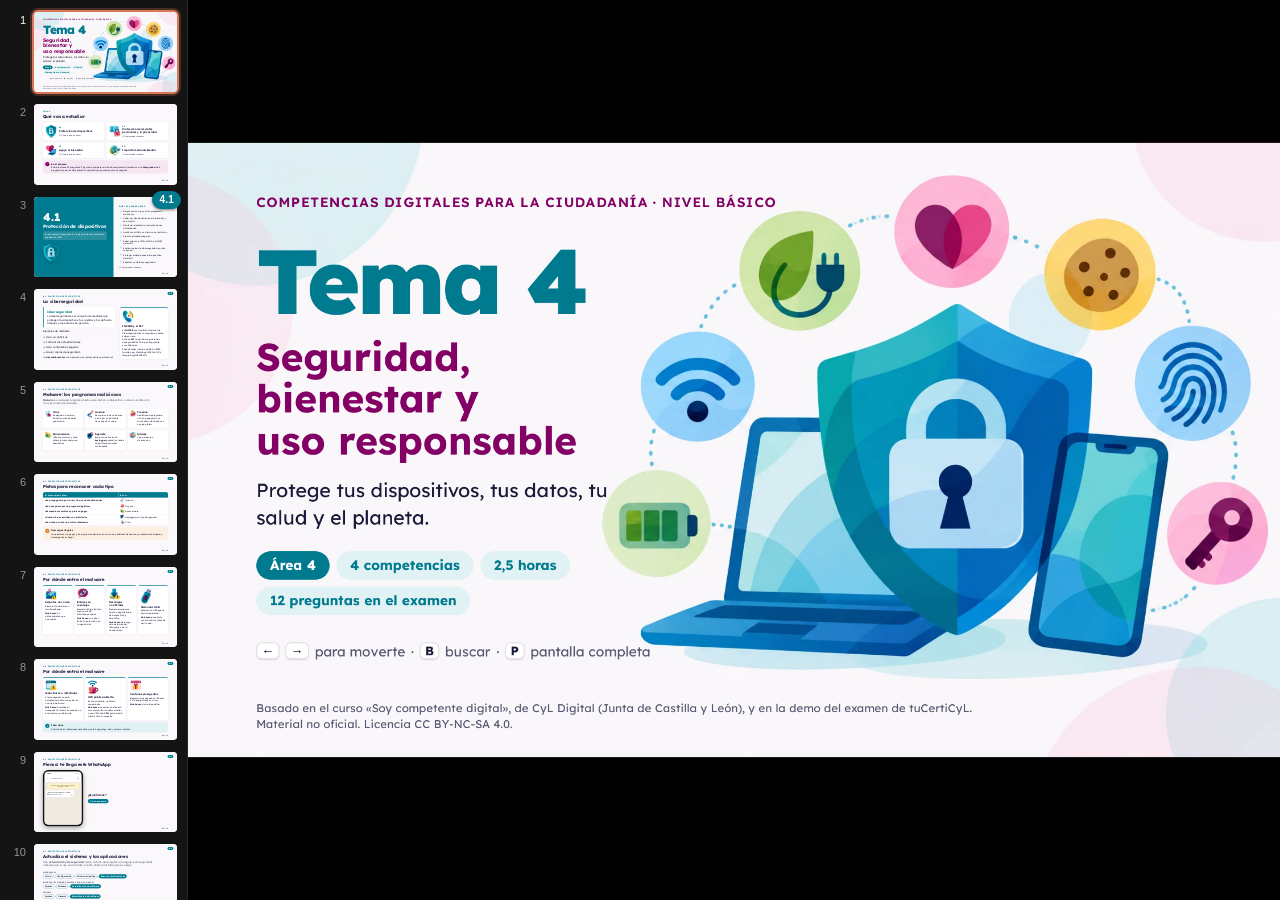
<file: tema4/index.html>
<!DOCTYPE html>
<html lang="es">
<head>
<meta charset="utf-8">
<meta name="viewport" content="width=device-width, initial-scale=1">
<title>Tema 4 · Seguridad, bienestar y uso responsable</title>
<link rel="preconnect" href="https://fonts.googleapis.com">
<link rel="preconnect" href="https://fonts.gstatic.com" crossorigin>
<link href="https://fonts.googleapis.com/css2?family=Lexend:wght@400;500;600;700;800&family=JetBrains+Mono:wght@500&display=swap" rel="stylesheet">
<link rel="icon" href="../assets/img/favicon.svg">
<link rel="stylesheet" href="../assets/cdc.css">
<style>
/* Estilos propios del tema 4 (prefijo t4-) */
/* PIN, PUK e IMEI: la SIM a la izquierda (con el paso de un código al siguiente), el móvil a la derecha */
.t4-sim-movil { display: grid; grid-template-columns: 1.85fr 1fr; gap: 32px; align-items: stretch; }
.t4-panel { background: var(--blanco); border-radius: var(--radio); box-shadow: var(--sombra); border-top: 10px solid var(--area); padding: 26px 32px; display: flex; flex-direction: column; gap: 22px; font-size: var(--type-caption); }
.t4-panel-cab { display: flex; align-items: center; gap: 24px; }
.t4-panel-cab img { height: 150px; width: auto; flex: none; }
.t4-panel-cab h3 { font-size: 34px; margin-bottom: 4px; }
.t4-panel-cab p { font-size: var(--type-small); }
.t4-flujo { display: grid; grid-template-columns: 1fr 150px 1fr 150px 1fr; align-items: stretch; }
.t4-paso { border: 4px solid var(--area); border-radius: 22px; padding: 16px 18px; display: flex; flex-direction: column; gap: 6px; background: var(--area-claro); }
.t4-paso > b { font-size: 28px; }
.t4-paso.puk { border-color: var(--azul); background: var(--a1-claro); }
.t4-paso.puk .t4-cod { background: var(--azul); }
.t4-paso.fin { border-color: var(--ko); background: var(--ko-claro); }
.t4-paso.fin .t4-cod { background: var(--ko); }
.t4-paso.imei { flex: 1; }
.t4-cod { align-self: flex-start; background: var(--area); color: var(--blanco); font-weight: 800; font-size: 28px; border-radius: 999px; padding: 2px 20px; }
.t4-flecha { display: flex; flex-direction: column; align-items: center; justify-content: center; text-align: center; color: var(--ko); position: relative; padding: 0 10px; }
.t4-flecha b { font-size: 26px; }
.t4-flecha span { font-size: 19px; font-weight: 600; line-height: 1.2; margin-top: 44px; }
.t4-flecha::before { content: ''; position: absolute; left: 12px; right: 26px; top: 50%; border-top: 5px solid var(--ko); }
.t4-flecha::after { content: ''; position: absolute; right: 10px; top: 50%; transform: translateY(-50%); border: 13px solid transparent; border-left: 18px solid var(--ko); border-right: 0; }
.t4-flecha b, .t4-flecha span { position: relative; }
/* Tablas con un icono delante del texto de la celda */
.t4-ico-fila { float: left; height: 54px; width: 54px; object-fit: contain; margin: -12px 16px -12px 0; }
/* Pasos con icono y flecha: cómo funciona algo, de izquierda a derecha */
.t4-pasos-tit { font-size: var(--type-caption); font-weight: 700; letter-spacing: .06em; text-transform: uppercase; color: var(--area); margin-bottom: -12px; }
.t4-pasos { display: flex; align-items: stretch; }
.t4-pasos .p { flex: 1; display: grid; grid-template-columns: 92px 1fr; gap: 16px; align-items: center; background: var(--blanco); border-radius: 22px; box-shadow: var(--sombra); padding: 14px 22px 14px 16px; font-size: var(--type-caption); line-height: 1.3; }
.t4-pasos .p img { width: 92px; height: 92px; object-fit: contain; }
.t4-pasos .fl { flex: none; width: 54px; position: relative; }
.t4-pasos .fl::before { content: ''; position: absolute; left: 8px; right: 20px; top: 50%; border-top: 5px solid var(--area); transform: translateY(-50%); }
.t4-pasos .fl::after { content: ''; position: absolute; right: 6px; top: 50%; transform: translateY(-50%); border: 11px solid transparent; border-left: 16px solid var(--area); border-right: 0; }
.t4-pasos.vert .p { grid-template-columns: 1fr; justify-items: center; text-align: center; align-content: start; padding: 22px 22px; gap: 14px; font-size: var(--type-small); }
.t4-pasos.vert .p img { width: 140px; height: 140px; }
/* Cookies: aviso más compacto, con los tres botones en una fila */
.t4-cookies .cookies-maqueta { padding: 22px 26px; }
.t4-cookies .cookies-maqueta .bts { margin-top: 14px; gap: 10px; }
.t4-cookies .cookies-maqueta .bts span { padding: 8px 14px; font-size: 19px; }
/* Tarjetas en cadena (con flecha entre una y otra) */
.t4-cadena .tarjeta { position: relative; }
.t4-cadena .tarjeta > .ico { height: 100px; width: auto; max-width: 100%; align-self: flex-start; object-fit: contain; }
.t4-cadena .tarjeta:not(:last-child)::after { content: ''; position: absolute; right: -24px; top: 76px; border: 11px solid transparent; border-left: 16px solid var(--area); border-right: 0; z-index: 1; }
</style>
</head>
<body class="area-4">

<!-- Plantilla: WhatsApp en Android (simulación de la 4.2 y maqueta de la diapositiva de privacidad) -->
<template id="t4-wa-privacidad">
  <div class="movil">
    <div class="pantalla-html" data-id="chats">
      <div class="wa-barra-estado"><span>10:24</span><span class="ic">▾ ▴ ▮</span></div>
      <div class="wa-top"><span class="tit">WhatsApp</span><span class="bt">◎</span><span class="bt" data-ir="menu" title="Más opciones">⋮</span></div>
      <div class="wa-buscar">🔍 Buscar</div>
      <div class="wa-chips"><span class="on">Todos</span><span>No leídos</span><span>Favoritos</span><span>Grupos</span></div>
      <div class="wa-chat-fila"><span class="wa-av" style="background:#E861A7">CL</span><div class="txt"><div class="n">Clase 1.º SMR <small>10:12</small></div><div class="m">Marta: ¿Alguien tiene el horario?</div></div></div>
      <div class="wa-chat-fila"><span class="wa-av" style="background:#007CC2">MA</span><div class="txt"><div class="n">Mamá <small>9:47</small></div><div class="m">Llámame cuando salgas</div></div></div>
      <div class="wa-chat-fila"><span class="wa-av" style="background:#8FA72F">DA</span><div class="txt"><div class="n">Dani <small>ayer</small></div><div class="m">Vale, nos vemos a las 6</div></div></div>
      <div class="wa-chat-fila"><span class="wa-av" style="background:#F3C51A">FU</span><div class="txt"><div class="n">Fútbol sala <small>ayer</small></div><div class="m">Pablo: Entreno el jueves</div></div></div>
      <div class="wa-chat-fila"><span class="wa-av" style="background:#0090A8">AB</span><div class="txt"><div class="n">Abuela <small>lunes</small></div><div class="m">📷 Foto</div></div></div>
      <div class="wa-chat-fila"><span class="wa-av" style="background:#830065">IR</span><div class="txt"><div class="n">Irene <small>domingo</small></div><div class="m">Jajaja 😂</div></div></div>
      <span class="wa-fab">+</span>
      <div class="wa-nav"><span class="on"><b>💬</b>Chats</span><span><b>◌</b>Novedades</span><span><b>👥</b>Comunidades</span><span><b>📞</b>Llamadas</span></div>
    </div>
    <div class="pantalla-html" data-id="menu">
      <div class="wa-barra-estado"><span>10:24</span><span class="ic">▾ ▴ ▮</span></div>
      <div class="wa-top"><span class="tit">WhatsApp</span><span class="bt">◎</span><span class="bt">⋮</span></div>
      <div class="wa-buscar">🔍 Buscar</div>
      <div class="wa-chips"><span class="on">Todos</span><span>No leídos</span><span>Favoritos</span><span>Grupos</span></div>
      <div class="wa-chat-fila"><span class="wa-av" style="background:#E861A7">CL</span><div class="txt"><div class="n">Clase 1.º SMR <small>10:12</small></div><div class="m">Marta: ¿Alguien tiene el horario?</div></div></div>
      <div class="wa-chat-fila"><span class="wa-av" style="background:#007CC2">MA</span><div class="txt"><div class="n">Mamá <small>9:47</small></div><div class="m">Llámame cuando salgas</div></div></div>
      <div class="wa-velo"></div>
      <div class="wa-menu"><div>Nuevo grupo</div><div>Nueva comunidad</div><div>Nueva difusión</div><div>Dispositivos vinculados</div><div>Mensajes destacados</div><div>Leer todo</div><div data-ir="ajustes">Ajustes</div></div>
    </div>
    <div class="pantalla-html" data-id="ajustes">
      <div class="wa-barra-estado"><span>10:24</span><span class="ic">▾ ▴ ▮</span></div>
      <div class="wa-top"><span class="bt atras">←</span><span class="tit negro">Ajustes</span><span class="bt">🔍</span></div>
      <div class="wa-perfil"><span class="wa-av" style="background:#0090A8">LU</span><div>Lucía<small>Disponible</small></div></div>
      <div class="wa-item"><span class="i">🔑</span><span class="t">Cuenta<small>Notificaciones de seguridad, cambiar número</small></span></div>
      <div class="wa-item" data-ir="privacidad"><span class="i">🔒</span><span class="t">Privacidad<small>Bloquear contactos, mensajes temporales</small></span></div>
      <div class="wa-item"><span class="i">☺</span><span class="t">Avatar<small>Crear, editar, foto del perfil</small></span></div>
      <div class="wa-item"><span class="i">☰</span><span class="t">Listas<small>Gestionar personas y grupos</small></span></div>
      <div class="wa-item"><span class="i">💬</span><span class="t">Chats<small>Tema, fondos de pantalla, historial</small></span></div>
      <div class="wa-item"><span class="i">🔔</span><span class="t">Notificaciones<small>Tonos de mensajes, grupos y llamadas</small></span></div>
      <div class="wa-item"><span class="i">◔</span><span class="t">Almacenamiento y datos<small>Uso de red, descarga automática</small></span></div>
      <div class="wa-item"><span class="i">♿</span><span class="t">Accesibilidad</span></div>
      <div class="wa-item"><span class="i">🌐</span><span class="t">Idioma de la aplicación<small>Español</small></span></div>
    </div>
    <div class="pantalla-html" data-id="privacidad">
      <div class="wa-barra-estado"><span>10:25</span><span class="ic">▾ ▴ ▮</span></div>
      <div class="wa-top"><span class="bt atras">←</span><span class="tit negro">Privacidad</span></div>
      <div class="wa-sec">Quién puede ver mi información personal</div>
      <div class="wa-item"><span class="t">Hora de últ. vez y en línea<small>Nadie</small></span></div>
      <div class="wa-item" data-ir="dialogo"><span class="t">Foto del perfil<small>Todos</small></span></div>
      <div class="wa-item"><span class="t">Info.<small>Todos</small></span></div>
      <div class="wa-item"><span class="t">Estados<small>Mis contactos</small></span></div>
      <div class="wa-item"><span class="t">Confirmaciones de lectura<small>Si las desactivas, tampoco verás las de los demás</small></span><span class="wa-interr"></span></div>
      <div class="wa-sec">Mensajes temporales</div>
      <div class="wa-item"><span class="t">Duración predeterminada<small>Desactivada</small></span></div>
      <div class="wa-item"><span class="t">Grupos<small>Todos</small></span></div>
      <div class="wa-item"><span class="t">Ubicación en tiempo real<small>Ninguna</small></span></div>
      <div class="wa-item"><span class="t">Llamadas<small>Silenciar llamadas de desconocidos</small></span></div>
      <div class="wa-item"><span class="t">Contactos bloqueados<small>2</small></span></div>
    </div>
    <div class="pantalla-html" data-id="dialogo">
      <div class="wa-barra-estado"><span>10:25</span><span class="ic">▾ ▴ ▮</span></div>
      <div class="wa-top"><span class="bt atras">←</span><span class="tit negro">Privacidad</span></div>
      <div class="wa-sec">Quién puede ver mi información personal</div>
      <div class="wa-item"><span class="t">Hora de últ. vez y en línea<small>Nadie</small></span></div>
      <div class="wa-item"><span class="t">Foto del perfil<small>Todos</small></span></div>
      <div class="wa-item"><span class="t">Info.<small>Todos</small></span></div>
      <div class="wa-velo" style="background:rgba(0,0,0,.35)"></div>
      <div class="wa-dialogo">
        <h4>Foto del perfil</h4>
        <div class="op on"><i></i>Todos</div>
        <div class="op" data-ir="final"><i></i>Mis contactos</div>
        <div class="op"><i></i>Mis contactos, excepto...</div>
        <div class="op"><i></i>Nadie</div>
        <div class="pie"><span>CANCELAR</span></div>
      </div>
    </div>
    <div class="pantalla-html" data-id="final" data-final>
      <div class="wa-barra-estado"><span>10:25</span><span class="ic">▾ ▴ ▮</span></div>
      <div class="wa-top"><span class="bt atras">←</span><span class="tit negro">Privacidad</span></div>
      <div class="wa-sec">Quién puede ver mi información personal</div>
      <div class="wa-item"><span class="t">Hora de últ. vez y en línea<small>Nadie</small></span></div>
      <div class="wa-item" style="background:#D8FDD2"><span class="t">Foto del perfil<small>Mis contactos</small></span></div>
      <div class="wa-item"><span class="t">Info.<small>Todos</small></span></div>
      <div class="wa-item"><span class="t">Estados<small>Mis contactos</small></span></div>
    </div>
  </div>
</template>

<deck-stage width="1920" height="1080">

<!-- ======================= Portada e índice ======================= -->

<section class="portada" data-label="Portada" style="background-image:url(img/portada.webp)">
  <a class="marca" href="../">Competencias digitales para la ciudadanía · Nivel básico</a>
  <p class="num">Tema 4</p>
  <h1>Seguridad, bienestar y uso responsable</h1>
  <p class="sub">Protege tus dispositivos, tus datos, tu salud y el planeta.</p>
  <div class="datos"><span class="pill">Área 4</span><span class="pill clara">4 competencias</span><span class="pill clara">2,5 horas</span><span class="pill clara">12 preguntas en el examen</span></div>
  <p class="pista-teclas"><kbd>←</kbd><kbd>→</kbd> para moverte <span>·</span> <kbd>B</kbd> buscar <span>·</span> <kbd>P</kbd> pantalla completa</p>
  <p class="pie-credito">Basado en el curso «Soy competente digital», de CyL Digital (Junta de Castilla y León), y en la demo del examen de tuCertiCyL. Material no oficial. Licencia CC BY-NC-SA 4.0.</p>
</section>

<section class="s" data-label="Índice">
  <div class="cab"><p class="etq">Tema 4</p><h2>Qué vas a estudiar</h2></div>
  <div class="cuerpo">
    <div class="indice-comp">
      <a href="#c41"><img class="ico" src="../assets/img/area-seguridad.webp" alt=""><div><span class="n">4.1</span><h3>Protección de dispositivos</h3><span class="estado-comp" data-comp="4.1"></span></div></a>
      <a href="#c42"><img class="ico" src="img/ia/datos.webp" alt=""><div><span class="n">4.2</span><h3>Protección de los datos personales y la privacidad</h3><span class="estado-comp" data-comp="4.2"></span></div></a>
      <a href="#c43"><img class="ico" src="img/ia/bienestar.webp" alt=""><div><span class="n">4.3</span><h3>Apoyo al bienestar</h3><span class="estado-comp" data-comp="4.3"></span></div></a>
      <a href="#c44"><img class="ico" src="img/ia/medioambiente.webp" alt=""><div><span class="n">4.4</span><h3>Impacto medioambiental</h3><span class="estado-comp" data-comp="4.4"></span></div></a>
    </div>
    <div class="caja examen"><span class="tt">En el examen</span>Esta área tiene 12 preguntas: 3 por cada competencia. Cada competencia termina con un <b>Comprueba</b> de 3 preguntas como las del examen. Tu resultado se guarda en este navegador.</div>
  </div>
</section>

<!-- ======================= 4.1 Protección de dispositivos ======================= -->

<section class="competencia" data-label="4.1 Protección de dispositivos" data-seccion="4.1" data-deck-id="c41" data-deck-section="4.1">
  <div class="izq">
    <p class="n">4.1</p>
    <h2>Protección de dispositivos</h2>
    <p class="examen">En el examen: 3 preguntas. En la demo sale una simulación: expulsar un USB.</p>
    <img class="ico" src="../assets/img/area-seguridad.webp" alt="">
  </div>
  <div class="dcha">
    <h3>Qué vas a saber hacer</h3>
    <ol>
      <li>Reconocer los virus y otros programas maliciosos.</li>
      <li>Saber por dónde entran en el ordenador y en el móvil.</li>
      <li>Mantener el sistema y las aplicaciones actualizados.</li>
      <li>Analizar un USB o un disco con el antivirus.</li>
      <li>Crear contraseñas seguras.</li>
      <li>Saber qué son el PIN, el PUK y el IMEI del móvil.</li>
      <li>Explicar qué es la ciberseguridad y quién te ayuda.</li>
      <li>Proteger el desbloqueo de la pantalla del móvil.</li>
      <li>Expulsar un USB con seguridad.</li>
    </ol>
    <span class="estado-comp" data-comp="4.1"></span>
  </div>
</section>

<section class="s" data-label="Ciberseguridad" data-seccion="4.1">
  <div class="cab"><p class="etq">4.1 · Protección de dispositivos</p><h2>La ciberseguridad</h2></div>
  <div class="cuerpo">
    <div class="cols c-3-2">
      <div style="display:flex;flex-direction:column;gap:28px">
        <div class="def"><span class="t">Ciberseguridad</span><p>La ciberseguridad es el conjunto de medidas que protegen tus dispositivos, tus cuentas y tus datos de ataques y de accesos sin permiso.</p></div>
        <p>Ejemplos de medidas:</p>
        <ul class="lista"><li>Usar un antivirus.</li><li>Instalar las actualizaciones.</li><li>Usar contraseñas seguras.</li><li>Hacer copias de seguridad.</li></ul>
        <p class="peq">Un <b>ciberdelincuente</b> es una persona que comete delitos por Internet.</p>
      </div>
      <div class="tarjeta">
        <img class="ico p" src="img/ia/ayuda-telefono.webp" alt="">
        <h3>INCIBE y el 017</h3>
        <p>El <b>INCIBE</b> es el Instituto Nacional de Ciberseguridad. Es un organismo público. Está en León.</p>
        <p>Su línea <b>017</b> te ayuda con problemas de seguridad en Internet. Es gratuita y confidencial.</p>
        <p>Atiende todos los días, de 8:00 a 23:00. También por WhatsApp (900 116 117) y Telegram (@INCIBE017).</p>
      </div>
    </div>
  </div>
</section>

<section class="s" data-label="Malware: los programas maliciosos" data-seccion="4.1">
  <div class="cab"><p class="etq">4.1 · Protección de dispositivos</p><h2>Malware: los programas maliciosos</h2><p class="entrada"><b>Malware</b> es cualquier programa hecho para dañar un dispositivo o robar sus datos. Un virus es un tipo de malware.</p></div>
  <div class="cuerpo">
    <div class="tarjetas" style="--n:3">
      <div class="tarjeta sin-borde con-ico"><img src="img/ia/virus.webp" alt=""><h3>Virus</h3><p>Se pega a un archivo. Se activa cuando abres ese archivo.</p></div>
      <div class="tarjeta sin-borde con-ico"><img src="img/ia/gusano.webp" alt=""><h3>Gusano</h3><p>Se copia solo de un equipo a otro por la red. Nadie tiene que abrir nada.</p></div>
      <div class="tarjeta sin-borde con-ico"><img src="img/ia/troyano.webp" alt=""><h3>Troyano</h3><p>Se disfraza de programa útil: un juego gratis, un «activador» de Windows o una app falsa.</p></div>
      <div class="tarjeta sin-borde con-ico"><img src="img/ia/ransomware.webp" alt=""><h3>Ransomware</h3><p>Cifra tus archivos y pide dinero (un rescate) para devolverlos.</p></div>
      <div class="tarjeta sin-borde con-ico"><img src="img/ia/spyware.webp" alt=""><h3>Spyware</h3><p>Espía lo que haces. Un <b>keylogger</b> guarda las teclas que pulsas para robar contraseñas.</p></div>
      <div class="tarjeta sin-borde con-ico"><img src="img/ia/adware.webp" alt=""><h3>Adware</h3><p>Llena el equipo de anuncios.</p></div>
    </div>
  </div>
</section>

<section class="s" data-label="Pistas para reconocer el malware" data-seccion="4.1">
  <div class="cab"><p class="etq">4.1 · Protección de dispositivos</p><h2>Pistas para reconocer cada tipo</h2></div>
  <div class="cuerpo">
    <table class="tabla t4-tabla-ico">
      <tr><th>Si el enunciado dice…</th><th>Es un…</th></tr>
      <tr><td>«Se propaga solo por la red, sin que nadie abra nada»</td><td><img class="t4-ico-fila" src="img/ia/gusano.webp" alt="">Gusano</td></tr>
      <tr><td>«Se hace pasar por un programa legítimo»</td><td><img class="t4-ico-fila" src="img/ia/troyano.webp" alt="">Troyano</td></tr>
      <tr><td>«Secuestra los archivos y pide un pago»</td><td><img class="t4-ico-fila" src="img/ia/ransomware.webp" alt="">Ransomware</td></tr>
      <tr><td>«Guarda lo que escribes con el teclado»</td><td><img class="t4-ico-fila" src="img/ia/spyware.webp" alt="">Keylogger (un tipo de spyware)</td></tr>
      <tr><td>«Se activa al abrir un archivo infectado»</td><td><img class="t4-ico-fila" src="img/ia/virus.webp" alt="">Virus</td></tr>
    </table>
    <div class="caja aviso"><span class="tt">Descargas ilegales</span>Las películas, los juegos y los programas pirata son una vía muy habitual de troyanos y ransomware. Además, descargarlos es ilegal.</div>
  </div>
</section>

<section class="s" data-label="Por dónde entra el malware (1)" data-seccion="4.1">
  <div class="cab"><p class="etq">4.1 · Protección de dispositivos</p><h2>Por dónde entra el malware</h2></div>
  <div class="cuerpo">
    <div class="tarjetas" style="--n:4">
      <div class="tarjeta"><img class="ico p" style="margin:0" src="img/ia/via-correo.webp" alt=""><h3>Adjuntos de correo</h3><p>Ejemplo: «factura.zip» o «multa.pdf.exe».</p><p><b>Qué haces:</b> no abras adjuntos que no esperas.</p></div>
      <div class="tarjeta"><img class="ico p" style="margin:0" src="img/ia/via-mensaje.webp" alt=""><h3>Enlaces en mensajes</h3><p>Ejemplo: «Mira esta foto tuya» por SMS, WhatsApp o redes.</p><p><b>Qué haces:</b> no pulses. Entra tú en la web o en la app oficial.</p></div>
      <div class="tarjeta"><img class="ico p" style="margin:0" src="img/ia/via-descarga.webp" alt=""><h3>Descargas no oficiales</h3><p>Ejemplo: programas pirata o apps de fuera de Google Play y App Store.</p><p><b>Qué haces:</b> descarga solo de la web del fabricante o de la tienda oficial.</p></div>
      <div class="tarjeta"><img class="ico p" style="margin:0" src="img/ia/via-usb.webp" alt=""><h3>Memorias USB</h3><p>Ejemplo: un USB que te deja otra persona.</p><p><b>Qué haces:</b> analízalo con el antivirus antes de abrir nada.</p></div>
    </div>
  </div>
</section>

<section class="s" data-label="Por dónde entra el malware (2)" data-seccion="4.1">
  <div class="cab"><p class="etq">4.1 · Protección de dispositivos</p><h2>Por dónde entra el malware</h2></div>
  <div class="cuerpo">
    <div class="tarjetas" style="--n:3">
      <div class="tarjeta"><img class="ico p" style="margin:0" src="img/ia/via-web.webp" alt=""><h3>Webs falsas o infectadas</h3><p>Si el navegador no está actualizado, basta con entrar en una web maliciosa.</p><p><b>Qué haces:</b> actualiza el navegador. Si sale «La conexión no es privada», sal de la web.</p></div>
      <div class="tarjeta"><img class="ico p" style="margin:0" src="img/ia/via-wifi.webp" alt=""><h3>Wifi pública abierta</h3><p>En una cafetería, un hotel o una estación.</p><p><b>Qué haces:</b> no entres en el banco ni compres. Usa los datos móviles o una VPN. Una <b>VPN</b> (red privada virtual) cifra tu conexión.</p></div>
      <div class="tarjeta"><img class="ico p" style="margin:0" src="img/ia/via-ventana.webp" alt=""><h3>Ventanas emergentes</h3><p>Ejemplo: «Has ganado un iPhone» o «Tu equipo tiene un virus».</p><p><b>Qué haces:</b> cierra la pestaña.</p></div>
    </div>
    <div class="caja"><span class="tt">Idea clave</span>Casi todas las infecciones necesitan que tú hagas algo: abrir, pulsar o instalar.</div>
  </div>
</section>

<section class="s" data-label="Piensa: un WhatsApp sospechoso" data-seccion="4.1">
  <div class="cab"><p class="etq">4.1 · Protección de dispositivos</p><h2>Piensa: te llega este WhatsApp</h2></div>
  <div class="cuerpo">
    <div class="cols c-1-2 centro">
      <div class="movil" style="height:520px;zoom:1.45">
        <div class="pantalla-html activa">
          <div class="wa-barra-estado"><span>18:02</span><span class="ic">▾ ▴ ▮</span></div>
          <div class="wa-top"><span class="bt atras">←</span><span class="tit negro" style="font-size:17px">+34 6•• ••• •••</span><span class="bt">⋮</span></div>
          <div class="wa-conv">
            <div class="wa-aviso-desc">Este número no está en tus contactos. Bloquear · Añadir</div>
            <div class="wa-burbuja">¿Eres tú el del vídeo? 😱 Míralo aquí: <a>bit.ly/3xV1d3o</a><small>18:01</small></div>
          </div>
        </div>
      </div>
      <div class="piensa">
        <p class="enun" style="font-size:40px;font-weight:600">¿Qué haces?</p>
        <button class="btn revela-btn" type="button">Ver la respuesta</button>
        <div class="resp">
          <p><b>No pulses el enlace.</b> Es un gancho para que instales malware o escribas tu contraseña en una web falsa.</p>
          <p style="margin-top:14px">Bloquea el número y repórtalo: en el chat, toca <b>⋮</b> › <b>Más</b> › <b>Bloquear</b> o <b>Reportar</b>.</p>
          <p style="margin-top:14px">Si ya lo has pulsado, no instales nada ni escribas datos. Pasa el antivirus y cambia la contraseña de la cuenta que te pidió.</p>
          <p style="margin-top:14px">Si te lo envía un amigo, quizá le han robado la cuenta. Avísale por otra vía.</p>
        </div>
      </div>
    </div>
  </div>
</section>

<section class="s" data-label="Actualiza el sistema y las aplicaciones" data-seccion="4.1">
  <div class="cab"><p class="etq">4.1 · Protección de dispositivos</p><h2>Actualiza el sistema y las aplicaciones</h2><p class="entrada">Una <b>actualización de seguridad</b> cierra un fallo del programa (un agujero de seguridad) antes de que lo use un atacante. Cuanto antes la instalas, menos riesgo.</p></div>
  <div class="cuerpo" style="gap:30px">
    <div class="ruta-bloque"><span class="donde">Windows 11</span><div class="ruta"><span>Inicio</span><i>›</i><span>Configuración</span><i>›</i><span>Windows Update</span><i>›</i><span class="disp">Buscar actualizaciones</span></div></div>
    <div class="ruta-bloque"><span class="donde">Android (el nombre cambia según la marca)</span><div class="ruta"><span>Ajustes</span><i>›</i><span>Sistema</span><i>›</i><span class="disp">Actualización de software</span></div></div>
    <div class="ruta-bloque"><span class="donde">iPhone</span><div class="ruta"><span>Ajustes</span><i>›</i><span>General</span><i>›</i><span class="disp">Actualización de software</span></div></div>
    <div class="ruta-bloque"><span class="donde">Aplicaciones del móvil Android</span><div class="ruta"><span>Google Play</span><i>›</i><span>tu foto de perfil</span><i>›</i><span>Gestionar apps y dispositivo</span><i>›</i><span class="disp">Actualizar todo</span></div></div>
    <div class="caja"><span class="tt">Consejo</span>Activa las actualizaciones automáticas. Un sistema sin soporte ya no recibe arreglos de seguridad: Windows 10 dejó de recibirlos el 14 de octubre de 2025.</div>
  </div>
</section>

<section class="s" data-label="Analiza un USB con el antivirus" data-seccion="4.1">
  <div class="cab"><p class="etq">4.1 · Protección de dispositivos</p><h2>Analiza un USB con el antivirus</h2></div>
  <div class="cuerpo">
    <div class="cols">
      <div style="display:flex;flex-direction:column;gap:26px">
        <div class="def"><span class="t">Antivirus</span><p>Un antivirus es un programa que busca malware y lo elimina o lo aísla.</p><p class="peq">Windows trae gratis <b>Microsoft Defender</b> (antes se llamaba Windows Defender), dentro de la aplicación <b>Seguridad de Windows</b>. Android trae <b>Google Play Protect</b>.</p></div>
        <div class="caja examen"><span class="tt">En el examen</span>En la demo (Windows 10) salen dos opciones y las dos valen: «<b>Digitalizar con Windows Defender...</b>» y «<b>Analizar F:\</b>». La segunda es de otro antivirus (Avast) y lleva su icono naranja.</div>
      </div>
      <div>
        <p class="peq gris" style="font-weight:700;margin-bottom:18px">PASOS EN WINDOWS 11</p>
        <ol class="pasos">
          <li>Abre el <b>Explorador de archivos</b>.</li>
          <li>Haz clic derecho en la unidad USB. Por ejemplo, PEN_DRIVE (E:).</li>
          <li>Pulsa <b>Mostrar más opciones</b>.</li>
          <li>Pulsa <b>Examinar con Microsoft Defender</b>.</li>
          <li>Espera el resultado: «No hay amenazas actuales» o la lista de amenazas, con el botón para quitarlas.</li>
        </ol>
      </div>
    </div>
  </div>
</section>

<section class="s" data-label="Tipos de examen del antivirus" data-seccion="4.1">
  <div class="cab"><p class="etq">4.1 · Protección de dispositivos</p><h2>Tipos de examen y normas del antivirus</h2></div>
  <div class="cuerpo">
    <div class="ruta-bloque"><span class="donde">Dónde están en Windows 11</span><div class="ruta"><span>Seguridad de Windows</span><i>›</i><span>Protección contra virus y amenazas</span><i>›</i><span class="disp">Opciones de examen</span></div></div>
    <table class="tabla">
      <tr><th>Examen</th><th>Qué revisa</th></tr>
      <tr><td>Examen rápido</td><td>Las carpetas donde suele esconderse el malware. Tarda unos minutos.</td></tr>
      <tr><td>Examen completo</td><td>Todo el disco. Puede tardar más de una hora.</td></tr>
      <tr><td>Examen personalizado</td><td>La carpeta o la unidad que eliges. Por ejemplo, un USB.</td></tr>
      <tr><td>Examen sin conexión</td><td>Reinicia el equipo para quitar malware difícil.</td></tr>
    </table>
    <ul class="lista peq"><li>Usa <b>un solo antivirus</b> en cada equipo. Dos a la vez se estorban.</li><li>Mantenlo siempre actualizado y con la protección en tiempo real activada.</li></ul>
  </div>
</section>

<section class="s" data-label="Contraseñas seguras" data-seccion="4.1">
  <div class="cab"><p class="etq">4.1 · Protección de dispositivos</p><h2>Contraseñas seguras</h2></div>
  <div class="cuerpo">
    <div class="cols">
      <ul class="lista">
        <li>Al menos 8 caracteres. Mejor, 12 o más.</li>
        <li>Mezcla mayúsculas, minúsculas, números y símbolos ($, #, !).</li>
        <li>Sin datos tuyos: nombre, fecha de nacimiento o mascota.</li>
        <li>Sin palabras del diccionario ni series (1234, qwerty).</li>
        <li>Una distinta para cada servicio.</li>
        <li>No la compartas. Cámbiala si alguien la conoce.</li>
      </ul>
      <div style="display:flex;flex-direction:column;gap:22px">
        <div class="tarjeta c-ok"><h3>Truco: una frase</h3><p>«Mi perro come 3 veces al día y duerme 12 horas»</p><p>→ <code>Mpc3v@d&amp;d12h</code></p></div>
        <div class="tarjeta c-ko"><h3>Malas contraseñas</h3><p><code>123456</code> · <code>maria2009</code></p><p><code>qwertyuiop1234567890</code>: es larga, pero es una serie del teclado.</p></div>
      </div>
    </div>
  </div>
</section>

<section class="s" data-label="Gestor de contraseñas y verificación en dos pasos" data-seccion="4.1">
  <div class="cab"><p class="etq">4.1 · Protección de dispositivos</p><h2>Gestor de contraseñas y verificación en dos pasos</h2></div>
  <div class="cuerpo">
    <div class="cols">
      <div class="def"><span class="t">Gestor de contraseñas</span><p>Un gestor de contraseñas es un programa que guarda todas tus contraseñas cifradas. Tú solo recuerdas una.</p><p class="peq">Ejemplos: el gestor de Google en Chrome y Bitwarden.</p></div>
      <div class="def"><span class="t">Verificación en dos pasos</span><p>La verificación en dos pasos (también <b>doble factor</b> o <b>2FA</b>) pide una segunda prueba además de la contraseña.</p><p class="peq">Por ejemplo, un código por SMS o en una app del móvil, o tu huella. Si alguien roba la contraseña, le cuesta mucho más entrar. No des el código a nadie.</p></div>
    </div>
    <div class="ruta-bloque"><span class="donde">Actívala en tu cuenta de Google</span><div class="ruta"><span>Gestionar tu cuenta de Google</span><i>›</i><span>Seguridad</span><i>›</i><span class="disp">Verificación en dos pasos</span></div></div>
    <div class="caja"><span class="tt">Consejo</span>Actívala también en el correo, en las redes sociales y en WhatsApp.</div>
  </div>
</section>

<section class="s" data-label="PIN, PUK e IMEI" data-seccion="4.1">
  <div class="cab"><p class="etq">4.1 · Protección de dispositivos</p><h2>PIN, PUK e IMEI</h2><p class="entrada">El PIN y el PUK protegen la tarjeta SIM. El IMEI identifica el móvil.</p></div>
  <div class="cuerpo">
    <div class="t4-sim-movil">
      <div class="t4-panel">
        <div class="t4-panel-cab"><img src="img/ia/sim-tarjeta.webp" alt="Tarjeta de plástico con la SIM"><div><h3>La tarjeta SIM</h3><p>El PIN y el PUK vienen en la tarjeta de plástico de la SIM.</p></div></div>
        <div class="t4-flujo">
          <div class="t4-paso"><span class="t4-cod">PIN</span><b>4 números</b><p>El móvil lo pide al encenderse. Puede tener de 4 a 8 números. Puedes cambiarlo en Ajustes.</p></div>
          <div class="t4-flecha"><b>3 fallos</b><span>la SIM se bloquea</span></div>
          <div class="t4-paso puk"><span class="t4-cod">PUK</span><b>8 números</b><p>Desbloquea la SIM. También te lo da tu compañía de teléfono.</p></div>
          <div class="t4-flecha"><b>10 fallos</b><span>la SIM ya no sirve</span></div>
          <div class="t4-paso fin"><span class="t4-cod">✕</span><b>Duplicado</b><p>Pide a tu compañía un duplicado de la SIM.</p></div>
        </div>
      </div>
      <div class="t4-panel">
        <div class="t4-panel-cab"><img src="img/ia/movil.webp" alt="Móvil"><div><h3>El móvil</h3><p>El IMEI es el número que identifica el móvil.</p></div></div>
        <div class="t4-paso imei"><span class="t4-cod">IMEI</span><b>15 cifras</b><p>Lo ves si marcas <code>*#06#</code> en el teclado del teléfono.</p><p>Si te roban el móvil, das el IMEI en la denuncia. La compañía puede bloquear el teléfono.</p></div>
      </div>
    </div>
  </div>
</section>

<section class="s" data-label="No confundas el PIN de la SIM" data-seccion="4.1">
  <div class="cab"><p class="etq">4.1 · Protección de dispositivos</p><h2>Dónde ves el IMEI y qué no debes confundir</h2></div>
  <div class="cuerpo">
    <div class="cols c-3-2">
      <div style="display:flex;flex-direction:column;gap:26px">
        <p>El IMEI está en tres sitios:</p>
        <ol class="pasos peq"><li>Marca <code>*#06#</code> en el teclado del teléfono.</li><li>En la caja del móvil, en una pegatina.</li><li>En <b>Ajustes › Información del teléfono</b> y en Find Hub de Google (antes se llamaba Encontrar mi dispositivo).</li></ol>
        <p class="peq">Un móvil con dos tarjetas SIM tiene dos IMEI.</p>
        <div class="caja aviso"><span class="tt">No te confundas</span>El PIN de la SIM no es el PIN de la pantalla. El de la SIM protege la tarjeta. El de la pantalla lo eliges tú y protege el móvil.</div>
      </div>
      <figure class="foto" style="height:640px"><img src="img/cyl/imei.png" alt="Ventana con el IMEI del móvil después de marcar *#06#"><figcaption class="credito">Ventana del IMEI tras marcar *#06#. Imagen: curso «Soy competente digital», CyL Digital (Junta de Castilla y León), CC BY-NC.</figcaption></figure>
    </div>
  </div>
</section>

<section class="s" data-label="Protege el desbloqueo del móvil" data-seccion="4.1">
  <div class="cab"><p class="etq">4.1 · Protección de dispositivos</p><h2>Protege el desbloqueo del móvil</h2><p class="entrada">Si pierdes el móvil o te lo roban, nadie puede ver tus fotos ni tus chats, ni entrar en tus cuentas.</p></div>
  <div class="cuerpo">
    <div class="escala">
      <div class="paso" style="--n-color:#C0392B"><h3>Deslizar</h3><p>No protege nada.</p></div>
      <div class="paso" style="--n-color:#E07A1F"><h3>Patrón</h3><p>Se ve por encima del hombro. Se adivina por las marcas de los dedos.</p></div>
      <div class="paso" style="--n-color:#C99A00"><h3>PIN</h3><p>4 cifras o más. Mejor, 6.</p></div>
      <div class="paso" style="--n-color:#8FA72F"><h3>Contraseña</h3><p>Letras, números y símbolos. La más segura de las que se escriben.</p></div>
      <div class="paso" style="--n-color:#1E8E5A"><h3>Huella o cara</h3><p>Rápidas y cómodas. Siempre llevan un PIN o una contraseña de respaldo.</p></div>
    </div>
    <div class="flecha-escala"><span>← menos seguro</span><span>más seguro →</span></div>
    <div class="cols" style="align-items:center">
      <div class="ruta-bloque"><span class="donde">Dónde se configura en Android (el nombre cambia según la marca)</span><div class="ruta"><span>Ajustes</span><i>›</i><span>Seguridad</span><i>›</i><span class="disp">Bloqueo de pantalla</span></div></div>
      <div class="caja ok"><span class="tt">Recomendado</span>PIN de 6 cifras o contraseña, más la huella. Bloqueo automático a los 30 segundos o al minuto.</div>
    </div>
  </div>
</section>

<section class="s" data-label="Expulsa el USB con seguridad" data-seccion="4.1">
  <div class="cab"><p class="etq">4.1 · Protección de dispositivos</p><h2>Expulsa el USB con seguridad</h2><p class="entrada">Si quitas el USB mientras Windows escribe en él, puedes perder o estropear archivos. Al expulsarlo, Windows termina y lo deja listo.</p></div>
  <div class="cuerpo">
    <div class="tarjetas" style="--n:3">
      <div class="tarjeta"><h3>Camino A</h3><p>Haz clic derecho en la unidad USB, en el escritorio o en el Explorador.</p><div class="ruta" style="font-size:22px"><span>clic derecho</span><i>›</i><span class="disp">Expulsar</span></div></div>
      <div class="tarjeta"><h3>Camino B</h3><p>Abre el Explorador de archivos y busca la unidad en Este equipo.</p><div class="ruta" style="font-size:22px"><span>Este equipo</span><i>›</i><span>clic derecho</span><i>›</i><span class="disp">Expulsar</span></div></div>
      <div class="tarjeta"><h3>Camino C</h3><p>En la barra de tareas, pulsa la flecha ^ (Mostrar iconos ocultos) y el icono del USB.</p><div class="ruta" style="font-size:22px"><span>^</span><i>›</i><span>icono USB</span><i>›</i><span class="disp">Expulsar</span></div></div>
    </div>
    <div class="caja ok"><span class="tt">Ya puedes sacarlo</span>Cuando sale el aviso «<b>Es seguro quitar el hardware</b>». Si dice que la unidad está en uso, cierra los archivos del USB y repite.</div>
  </div>
</section>

<section class="s" data-label="Así lo pregunta el examen: expulsar el USB" data-seccion="4.1">
  <div class="cab"><p class="etq">4.1 · Así lo pregunta el examen · pregunta 13 de la demo</p><h2>Simulación: expulsar el USB</h2></div>
  <div class="cuerpo">
    <div class="preg-bloque"><script type="application/json">
      {"tipo": "simulacion", "sim": "q13-usb", "ancho": 960,
       "enunciado": "Desconecta con seguridad el pendrive usb que tienes conectado en tu ordenador.",
       "instrucciones": "Haz la tarea en la pantalla. No uses atajos de teclado. Estas pantallas son las de la demo oficial del examen (Windows 10).",
       "explicacion": "Para quitar un USB sin perder datos, primero lo expulsas. Haz clic derecho en la unidad y elige **Expulsar**. También vale la flecha ^ de la barra de tareas o el Explorador de archivos. Cuando sale el aviso «Es seguro quitar el hardware», ya puedes sacarlo."}
    </script></div>
    <p class="fuente">Pantallas de la pregunta 13 de la demo de tuCertiCyL (Junta de Castilla y León).</p>
  </div>
</section>

<section class="s" data-label="Comprueba 4.1" data-seccion="4.1">
  <div class="cab"><p class="etq">4.1 · Protección de dispositivos</p><h2>Comprueba lo que has aprendido</h2></div>
  <div class="cuerpo">
    <div class="comprueba" data-comp="4.1"><script type="application/json">[
      {"tipo": "test", "enunciado": "Has escrito mal el PIN de la tarjeta SIM 3 veces. Ahora el móvil te pide otro código para desbloquear la SIM. ¿Qué código es?",
       "opciones": ["El IMEI", "El PUK", "El patrón de desbloqueo", "La contraseña del wifi"], "correcta": 1,
       "explicacion": "El PUK desbloquea la tarjeta SIM después de 3 fallos del PIN. Está en la tarjeta de plástico de la SIM o te lo da tu compañía de teléfono."},
      {"tipo": "test", "enunciado": "¿Cuál de estas contraseñas es más segura?",
       "opciones": ["maria2009", "12345678", "Tq7#mLp2!vRx", "qwertyuiop"], "correcta": 2,
       "explicacion": "Es larga y mezcla mayúsculas, minúsculas, números y símbolos. Las otras usan un nombre, una fecha o teclas seguidas. Son fáciles de adivinar."},
      {"tipo": "simulacion", "sim": "antivirus", "ancho": 900,
       "enunciado": "Analiza con el antivirus el pendrive USB que tienes conectado en tu ordenador.",
       "explicacion": "Haz clic derecho en la unidad USB y elige la opción del antivirus: «Digitalizar con Windows Defender...» o el antivirus que tengas. En Windows 11 se llama «Examinar con Microsoft Defender» y está en «Mostrar más opciones»."}
    ]</script></div>
  </div>
</section>

<!-- ======================= 4.2 Datos personales y privacidad ======================= -->

<section class="competencia" data-label="4.2 Protección de los datos personales y la privacidad" data-seccion="4.2" data-deck-id="c42" data-deck-section="4.2">
  <div class="izq">
    <p class="n">4.2</p>
    <h2>Protección de los datos personales y la privacidad</h2>
    <p class="examen">En el examen: 3 preguntas. En la demo: quién ve lo que publicas en Facebook.</p>
    <img class="ico" src="img/ia/datos.webp" alt="">
  </div>
  <div class="dcha">
    <h3>Qué vas a saber hacer</h3>
    <ol>
      <li>Entender qué permites cuando aceptas las condiciones de uso y las cookies.</li>
      <li>Saber quién puede ver y seguir tu huella digital.</li>
      <li>Recordar que lo que publicas dura y se reenvía.</li>
      <li>Conocer tus derechos a la privacidad, la intimidad y el olvido, y dónde reclamar.</li>
      <li>Reconocer las suplantaciones de identidad y los robos de contraseñas.</li>
      <li>Conocer los peligros de la cámara web.</li>
      <li>Dar en cada sitio solo los datos necesarios.</li>
      <li>Configurar la privacidad de WhatsApp.</li>
    </ol>
    <span class="estado-comp" data-comp="4.2"></span>
  </div>
</section>

<section class="s" data-label="Tus datos tienen valor" data-seccion="4.2">
  <div class="cab"><p class="etq">4.2 · Datos personales y privacidad</p><h2>Tus datos tienen valor</h2></div>
  <div class="cuerpo">
    <div class="tarjetas" style="--n:3">
      <div class="tarjeta"><h3>Datos personales</h3><p>Los datos personales son los datos que te identifican: nombre, DNI, teléfono, dirección, foto, voz, ubicación y correo.</p></div>
      <div class="tarjeta"><h3>Condiciones de uso</h3><p>Las condiciones de uso son el contrato que aceptas al registrarte en un servicio. Al aceptarlas, das permiso.</p></div>
      <div class="tarjeta"><h3>Política de privacidad</h3><p>La política de privacidad explica qué datos recoge el servicio, para qué los usa y con quién los comparte.</p></div>
    </div>
    <p class="t4-pasos-tit">Uso comercial de tus datos: así gana dinero una app gratuita</p>
    <div class="t4-pasos vert">
      <div class="p"><img src="img/ia/movil.webp" alt=""><p>Usas una red social o una app gratis.</p></div><span class="fl"></span>
      <div class="p"><img src="img/ia/datos.webp" alt=""><p>La app analiza lo que publicas, lo que te gusta, lo que buscas y dónde estás.</p></div><span class="fl"></span>
      <div class="p"><img src="img/ia/anuncio-movil.webp" alt=""><p>Te muestra publicidad personalizada: anuncios elegidos para ti.</p></div><span class="fl"></span>
      <div class="p"><img src="img/ia/monedas.webp" alt=""><p>Las empresas pagan a la app por esos anuncios. Así gana dinero.</p></div>
    </div>
  </div>
</section>

<section class="s" data-label="Ejemplos de uso comercial de tus datos" data-seccion="4.2">
  <div class="cab"><p class="etq">4.2 · Datos personales y privacidad</p><h2>Ejemplos y consejos</h2></div>
  <div class="cuerpo">
    <div class="cols">
      <div>
        <p class="peq gris" style="font-weight:700;margin-bottom:18px">EJEMPLOS DEL EXAMEN</p>
        <ul class="lista">
          <li>Al subir una foto a Facebook, das a la red permiso para usarla según sus condiciones.</li>
          <li>Los concursos y promociones online piden tus datos para enviarte publicidad o dárselos a otras empresas.</li>
          <li>Los anuncios que te persiguen: miras algo una vez y te sale en todas partes.</li>
        </ul>
      </div>
      <div>
        <p class="peq gris" style="font-weight:700;margin-bottom:18px">CONSEJOS</p>
        <ul class="lista">
          <li>Antes de aceptar, mira qué datos te piden y para qué.</li>
          <li>Usa un correo secundario para registros y promociones.</li>
          <li>Si no conoces la marca, no participes en el concurso.</li>
        </ul>
      </div>
    </div>
  </div>
</section>

<section class="s" data-label="Cookies y anuncios que te persiguen" data-seccion="4.2">
  <div class="cab"><p class="etq">4.2 · Datos personales y privacidad</p><h2>Cookies y anuncios que te persiguen</h2></div>
  <div class="cuerpo">
    <div class="cols c-3-2 t4-cookies">
      <div style="display:flex;flex-direction:column;gap:22px">
        <div class="def"><span class="t">Cookie</span><p>Una cookie es un pequeño archivo que una web guarda en tu navegador para recordar datos de tu visita: el idioma, el carrito de la compra o que tienes la sesión iniciada.</p></div>
        <ul class="lista peq"><li><b>Cookies propias</b>: son de la web que visitas.</li><li><b>Cookies de terceros</b>: son de empresas de publicidad. Te siguen de una web a otra.</li></ul>
      </div>
      <div style="display:flex;flex-direction:column;gap:18px">
        <div class="cookies-maqueta"><p class="web">tiendadeportes.example</p><p>Usamos cookies propias y de terceros para analizar el uso de la web y mostrarte publicidad.</p><div class="bts"><span class="p">Aceptar todas</span><span>Rechazar todas</span><span>Configurar</span></div></div>
        <p class="peq">Rechazar las cookies de publicidad no te impide usar la web.</p>
        <div class="ruta-bloque"><span class="donde">Borrar las cookies en Chrome</span><div class="ruta" style="font-size:22px"><span>⋮</span><i>›</i><span>Eliminar datos de navegación</span><i>›</i><span class="disp">Cookies y otros datos de sitios</span></div></div>
      </div>
    </div>
    <p class="t4-pasos-tit">Ejemplo: así te sigue una cookie de terceros</p>
    <div class="t4-pasos">
      <div class="p"><img src="img/ia/tienda-zapatilla.webp" alt=""><p>Miras unas zapatillas en una tienda online.</p></div><span class="fl"></span>
      <div class="p"><img src="img/ia/cookies.webp" alt=""><p>La tienda guarda en tu navegador una cookie de una empresa de publicidad.</p></div><span class="fl"></span>
      <div class="p"><img src="img/ia/anuncio-movil.webp" alt=""><p>Después ves anuncios de esas zapatillas en YouTube y en Instagram.</p></div>
    </div>
  </div>
</section>

<section class="s" data-label="Tu huella digital" data-seccion="4.2">
  <div class="cab"><p class="etq">4.2 · Datos personales y privacidad</p><h2>Tu huella digital</h2></div>
  <div class="cuerpo">
    <div class="cols c-2-1 centro">
      <div style="display:flex;flex-direction:column;gap:24px">
        <div class="def"><span class="t">Huella digital</span><p>La huella digital es el rastro que dejas al usar Internet: lo que buscas, las webs que visitas, lo que publicas, tus «me gusta» y los sitios donde estás.</p></div>
        <p class="peq">Una parte la dejas tú (publicaciones, comentarios). Otra se recoge sin que lo notes (cookies, historial, ubicación).</p>
        <p class="peq"><b>Quién la ve:</b> los buscadores, las redes sociales, las empresas de publicidad, cualquier persona que mire tu perfil público… y también los ladrones. «Una semana de vacaciones en Cádiz» dice que tu casa está vacía.</p>
        <div class="caja"><span class="tt">Qué hacer</span>Búscate en Google de vez en cuando. Pon tu perfil en privado. Quita la ubicación de la cámara del móvil. No compartas dónde estás en directo.</div>
      </div>
      <img class="ico g" src="img/ia/huella.webp" alt="">
    </div>
  </div>
</section>

<section class="s" data-label="Reto: ¿cuándo se hizo esta foto?" data-seccion="4.2">
  <div class="cab"><p class="etq">4.2 · Práctica (no cuenta para el Comprueba)</p><h2>Reto: ¿cuándo se hizo esta foto?</h2></div>
  <div class="cuerpo">
    <div class="preg-bloque"><script type="application/json">
      {"tipo": "reto", "archivo": "retos/foto-excursion.jpg",
       "enunciado": "Esta foto la ha publicado una compañera. Descárgala y mira sus propiedades. ¿En qué fecha se hizo?",
       "pista": ["Haz clic derecho en el archivo descargado y elige **Propiedades**.", "Abre la pestaña **Detalles**.", "Busca el apartado **Origen** y mira la **Fecha de captura**. Más abajo, en **GPS**, verás también el lugar."],
       "opciones": ["12/05/2026", "El día de hoy", "01/01/2026", "No se puede saber"], "correcta": 0, "barajar": false,
       "explicacion": "Las fotos del móvil guardan datos ocultos llamados **metadatos**: la fecha, el modelo del móvil y, a veces, el lugar exacto. La fecha de hoy es la de la descarga (Fecha de modificación). Antes de enviar una foto, puedes borrar sus metadatos: Propiedades › Detalles › Quitar propiedades e información personal."}
    </script></div>
  </div>
</section>

<section class="s" data-label="Lo que publicas se queda" data-seccion="4.2">
  <div class="cab"><p class="etq">4.2 · Datos personales y privacidad</p><h2>Lo que publicas se queda</h2><p class="entrada">Esto pasa con lo que publicas en una red o envías por WhatsApp:</p></div>
  <div class="cuerpo">
    <div class="tarjetas t4-cadena" style="--n:4">
      <div class="tarjeta"><img class="ico" src="img/ia/captura-movil.webp" alt=""><h3>1. Se copia</h3><p>Cualquiera puede hacer una captura de pantalla o grabarlo.</p></div>
      <div class="tarjeta"><img class="ico" src="img/ia/reenvio.webp" alt=""><h3>2. Se reenvía</h3><p>En pocos minutos llega a personas que no conoces.</p></div>
      <div class="tarjeta"><img class="ico" src="img/ia/papelera-copias.webp" alt=""><h3>3. No desaparece</h3><p>Aunque lo borres, puede quedar en capturas, en copias y en los buscadores.</p></div>
      <div class="tarjeta"><img class="ico" src="img/ia/reloj-arena.webp" alt=""><h3>4. Dura años</h3><p>Lo puede ver dentro de 10 años tu familia, un centro de estudios o una empresa.</p></div>
    </div>
    <p class="peq">Las fotos de «ver una vez» y los estados de 24 horas también se pueden fotografiar con otro móvil.</p>
    <div class="caja"><span class="tt">Regla</span>Antes de publicar, piensa si te importaría que lo viera todo el mundo dentro de 10 años. Si te arrepientes, bórralo cuanto antes y pide a quien lo tenga que lo borre.</div>
  </div>
</section>

<section class="s" data-label="Tus derechos: privacidad e intimidad" data-seccion="4.2">
  <div class="cab"><p class="etq">4.2 · Datos personales y privacidad</p><h2>Tus derechos: privacidad, intimidad y olvido</h2></div>
  <div class="cuerpo">
    <div class="def"><span class="t">Privacidad</span><p>La privacidad es tu derecho a decidir quién conoce tus datos y tu vida personal.</p></div>
    <div class="tarjetas" style="--n:3">
      <div class="tarjeta"><h3>RGPD</h3><p>Reglamento General de Protección de Datos de la Unión Europea. Se aplica desde 2018.</p></div>
      <div class="tarjeta"><h3>LOPDGDD</h3><p>Ley española de protección de datos personales y derechos digitales (2018).</p></div>
      <div class="tarjeta"><h3>Constitución</h3><p>El artículo 18 protege la intimidad y la propia imagen.</p></div>
    </div>
    <div class="caja"><span class="tt">Edad</span>En España, desde los 14 años das tú el permiso para usar tus datos. Antes de los 14, lo dan tus padres o tutores.</div>
  </div>
</section>

<section class="s" data-label="Qué puedes pedir y dónde reclamar" data-seccion="4.2">
  <div class="cab"><p class="etq">4.2 · Datos personales y privacidad</p><h2>Qué puedes pedir y dónde reclamar</h2></div>
  <div class="cuerpo">
    <table class="tabla peq">
      <tr><th>Derecho</th><th>Qué puedes pedir</th></tr>
      <tr><td>Acceso</td><td>Saber qué datos tuyos tiene una empresa.</td></tr>
      <tr><td>Rectificación</td><td>Que corrijan tus datos.</td></tr>
      <tr><td>Supresión o derecho al olvido</td><td>Que borren tus datos si ya no hacen falta o se usan sin permiso. También puedes pedir a Google que quite enlaces con tu nombre. (El manual usa el nombre antiguo: «cancelación».)</td></tr>
      <tr><td>Oposición</td><td>Que dejen de usar tus datos, por ejemplo para publicidad.</td></tr>
      <tr><td>Retirar el permiso</td><td>Puedes retirar tu permiso cuando quieras.</td></tr>
    </table>
    <ol class="pasos peq">
      <li>Primero lo pides a la empresa o a la red social.</li>
      <li>Si no responde, reclamas a la <b>AEPD</b> (Agencia Española de Protección de Datos, aepd.es).</li>
      <li>Urgente: si alguien difunde fotos o vídeos sexuales o violentos de una persona sin su permiso, el <b>Canal prioritario</b> de la AEPD pide que se retiren de inmediato.</li>
    </ol>
  </div>
</section>

<section class="s" data-label="Suplantación de identidad" data-seccion="4.2">
  <div class="cab"><p class="etq">4.2 · Datos personales y privacidad</p><h2>Suplantación de identidad</h2><p class="entrada"><b>Suplantar la identidad</b> es hacerse pasar por otra persona o por una empresa. Pueden hacerse pasar por tu banco, Correos o la DGT para robarte las <b>credenciales</b> (usuario y contraseña). O pueden hacerse pasar por ti, con un perfil falso o entrando en tu cuenta.</p></div>
  <div class="cuerpo">
    <table class="tabla">
      <tr><th>Técnica</th><th>Por dónde llega</th><th>Ejemplo</th></tr>
      <tr><td>Phishing</td><td>Correo electrónico</td><td>«Su cuenta será bloqueada. Verifique sus datos aquí.»</td></tr>
      <tr><td>Smishing</td><td>SMS</td><td>«Correos: su paquete está retenido. Pague 1,99 €.»</td></tr>
      <tr><td>Vishing</td><td>Llamada de teléfono</td><td>Un falso técnico de Microsoft o del banco. Con IA pueden imitar la voz de un familiar.</td></tr>
      <tr><td>Por WhatsApp</td><td>Mensaje</td><td>«Hola, mamá. Se me ha roto el móvil y este es mi número nuevo. ¿Me haces un bizum?»</td></tr>
    </table>
  </div>
</section>

<section class="s" data-label="Detecta el engaño: el correo falso de la DGT" data-seccion="4.2">
  <div class="cab"><p class="etq">4.2 · Datos personales y privacidad</p><h2>Detecta el engaño</h2></div>
  <div class="cuerpo">
    <div class="cols c-1-2 centro" style="grid-template-columns:1.05fr 1fr">
      <figure class="foto" style="height:720px"><img src="img/cyl/dgt-2.png" alt="Correo falso que se hace pasar por la DGT y avisa de una multa"><figcaption class="credito">Correo falso de la DGT. Imagen: tarea práctica 4.1 del curso «Soy competente digital», CyL Digital (Junta de Castilla y León), CC BY-NC.</figcaption></figure>
      <ol class="pasos peq">
        <li><b>Remitente raro:</b> «notificaciones@dgt.ggobs.es». La web de la DGT es dgt.es. «ggobs» imita a «gob».</li>
        <li><b>Asunto que asusta:</b> «Multa no pagada - bloqueo de vehículos».</li>
        <li><b>Un botón</b> («Acceso a mi DGT») que descarga un archivo .zip con malware.</li>
        <li><b>Te pide</b> abrirlo «en un sistema (Windows)».</li>
        <li><b>Faltas:</b> «notificacion», «trafico».</li>
      </ol>
    </div>
  </div>
</section>

<section class="s" data-label="Qué hacer ante un engaño" data-seccion="4.2">
  <div class="cab"><p class="etq">4.2 · Datos personales y privacidad</p><h2>Señales y qué hacer</h2></div>
  <div class="cuerpo">
    <div class="cols">
      <div class="tarjeta"><h3>Señales de engaño</h3><ul class="lista peq"><li>Prisa y amenazas.</li><li>Premios que no esperas.</li><li>Te piden contraseñas o el código que te llega por SMS.</li><li>El remitente o el enlace no coinciden con la web oficial.</li></ul><p class="peq"><b>Ninguna empresa seria te pide la contraseña</b> por correo, SMS o teléfono.</p></div>
      <div class="tarjeta"><h3>Si ya has caído</h3><ol class="pasos peq"><li>Cambia la contraseña. Cámbiala también donde uses la misma.</li><li>Activa la verificación en dos pasos.</li><li>Llama a tu banco para bloquear la tarjeta.</li><li>Pide ayuda al 017 y denuncia en la Policía Nacional (091) o en la Guardia Civil (062).</li></ol></div>
    </div>
    <p class="peq">Si no has caído: no pulses ni descargues nada. Marca el mensaje como spam o phishing y bórralo. Si suplantan tu perfil, guarda capturas, denúncialo en la red social y avisa a tus contactos.</p>
  </div>
</section>

<section class="s" data-label="Peligros de la cámara web" data-seccion="4.2">
  <div class="cab"><p class="etq">4.2 · Datos personales y privacidad</p><h2>Peligros de la cámara web</h2></div>
  <div class="cuerpo">
    <div class="cols c-2-1 centro">
      <div style="display:flex;flex-direction:column;gap:22px">
        <p class="peq gris" style="font-weight:700">RIESGOS</p>
        <ul class="lista peq"><li>Un troyano puede encender la cámara o el micrófono sin que te enteres.</li><li>Una app con permiso de cámara puede usarla.</li><li>En una videollamada se ve lo que hay detrás de ti.</li><li>Correo falso: «Te he grabado con tu cámara. Paga o lo publico». Es un engaño masivo: no pagues ni respondas.</li></ul>
        <p class="peq gris" style="font-weight:700">MEDIDAS</p>
        <ul class="lista peq"><li>Tapa la cámara del portátil cuando no la uses.</li><li>Fíjate en la luz de la cámara. En Android, en el punto verde de la esquina.</li><li>Revisa los permisos: <b>Configuración › Privacidad y seguridad › Cámara</b> (Windows 11).</li><li>Da el permiso «Solo mientras se usa la aplicación».</li></ul>
      </div>
      <img class="ico g" src="img/ia/camara.webp" alt="">
    </div>
  </div>
</section>

<section class="s" data-label="Da solo los datos necesarios" data-seccion="4.2">
  <div class="cab"><p class="etq">4.2 · Datos personales y privacidad</p><h2>Da solo los datos necesarios</h2></div>
  <div class="cuerpo">
    <table class="tabla peq">
      <tr><th>Sitio</th><th>Qué puedes dar</th><th>Qué no</th></tr>
      <tr><td>Redes sociales</td><td>Perfil privado, nombre o apodo, aficiones.</td><td>Dirección, teléfono, centro y horario, ubicación en directo, foto del DNI.</td></tr>
      <tr><td>Foros y juegos online</td><td>Un nick que no sea tu nombre real.</td><td>Datos reales, fotos, quedar con desconocidos.</td></tr>
      <tr><td>Tienda online con https y candado</td><td>Nombre, dirección de envío y pago seguro.</td><td>Datos que no hacen falta para la compra.</td></tr>
      <tr><td>Concursos y promociones</td><td>Nada, si no conoces la marca.</td><td>DNI y datos bancarios.</td></tr>
      <tr><td>Chats de IA (ChatGPT, Gemini, Copilot)</td><td>Preguntas sin datos personales.</td><td>Nombre, DNI, salud, datos bancarios.</td></tr>
    </table>
    <div class="caja"><span class="tt">Al registrarte</span>Mejor con correo y contraseña que con «Continuar con Google» o «Continuar con Facebook»: así la web no recibe datos de tu perfil.</div>
  </div>
</section>

<section class="s" data-label="Configura la privacidad de WhatsApp" data-seccion="4.2">
  <div class="cab"><p class="etq">4.2 · Datos personales y privacidad</p><h2>Configura la privacidad de WhatsApp</h2></div>
  <div class="cuerpo">
    <div class="cols c-3-2 centro">
      <div style="display:flex;flex-direction:column;gap:26px">
        <ol class="pasos">
          <li>Toca <b>⋮</b> (Más opciones), arriba a la derecha.</li>
          <li>Toca <b>Ajustes</b>.</li>
          <li>Toca <b>Privacidad</b>.</li>
          <li>Elige una opción y quién la ve: <b>Todos</b>, <b>Mis contactos</b>, <b>Mis contactos, excepto...</b> o <b>Nadie</b>.</li>
        </ol>
        <p class="peq">En iPhone: pestaña <b>Ajustes › Privacidad</b>.</p>
        <p class="peq">Al final de Privacidad está <b>Contactos bloqueados</b>: las personas que has bloqueado. En las versiones nuevas de WhatsApp está en <b>Privacidad › Contactos</b>.</p>
      </div>
      <div class="maqueta-movil" data-plantilla="#t4-wa-privacidad" data-pantalla="privacidad" style="zoom:.92;justify-self:center"></div>
    </div>
  </div>
</section>

<section class="s" data-label="Opciones de privacidad de WhatsApp" data-seccion="4.2">
  <div class="cab"><p class="etq">4.2 · Datos personales y privacidad</p><h2>Qué controla cada opción</h2></div>
  <div class="cuerpo">
    <table class="tabla peq">
      <tr><th>Opción</th><th>Qué controla</th><th>Recomendado</th></tr>
      <tr><td>Hora de últ. vez y en línea</td><td>Cuándo te conectaste por última vez.</td><td>Mis contactos o Nadie</td></tr>
      <tr><td>Foto del perfil</td><td>Quién ve tu foto.</td><td>Mis contactos</td></tr>
      <tr><td>Info.</td><td>La frase que sale bajo tu nombre.</td><td>Mis contactos</td></tr>
      <tr><td>Estados</td><td>Quién ve tus estados de 24 horas.</td><td>Mis contactos</td></tr>
      <tr><td>Grupos</td><td>Quién puede añadirte a un grupo.</td><td>Mis contactos</td></tr>
      <tr><td>Confirmaciones de lectura</td><td>El doble check azul. Si las quitas, tampoco ves las de los demás.</td><td>A tu elección</td></tr>
      <tr><td>Ubicación en tiempo real</td><td>Con quién compartes dónde estás.</td><td>Con nadie, salvo si hace falta</td></tr>
    </table>
    <p class="peq">Además: <b>Ajustes › Cuenta › Verificación en dos pasos</b>. Es un PIN de 6 cifras que WhatsApp pide si alguien intenta usar tu número en otro móvil.</p>
  </div>
</section>

<section class="s" data-label="Así lo pregunta el examen: privacidad en Facebook" data-seccion="4.2">
  <div class="cab"><p class="etq">4.2 · Así lo pregunta el examen · pregunta 14 de la demo</p><h2>Privacidad en Facebook</h2></div>
  <div class="cuerpo">
    <div class="preg-bloque"><script type="application/json">
      {"tipo": "test", "barajar": false,
       "enunciado": "Por defecto, ¿quién puede ver lo que publicas en Facebook?",
       "opciones": ["Solo aquellas personas a las que etiquetes en la publicación.", "Solo aquellas personas agregadas como tus amigos.", "Todo es público, cualquier persona puede ver lo que publicas.", "Cualquier persona que tenga cuenta en Facebook."], "correcta": 1,
       "explicacion": "Si no cambias nada, tus publicaciones las ven tus amigos. Antes de publicar puedes elegir el público: Público, Amigos, Amigos excepto..., Amigos concretos o Solo yo. «Por defecto» significa «sin cambiar ninguna opción»."}
    </script></div>
  </div>
</section>

<section class="s" data-label="Comprueba 4.2" data-seccion="4.2">
  <div class="cab"><p class="etq">4.2 · Datos personales y privacidad</p><h2>Comprueba lo que has aprendido</h2></div>
  <div class="cuerpo">
    <div class="comprueba" data-comp="4.2"><script type="application/json">[
      {"tipo": "test", "enunciado": "Te llega este SMS: «Correos: tu paquete está retenido. Paga 1,99 € de gastos de envío en este enlace». No esperas ningún paquete. ¿Qué es?",
       "opciones": ["Un aviso normal de Correos", "Smishing: un SMS falso para robarte los datos", "Vishing: una llamada falsa", "Publicidad personalizada por las cookies"], "correcta": 1,
       "explicacion": "Es smishing: un SMS que se hace pasar por una empresa conocida. El enlace lleva a una web falsa que roba los datos de tu tarjeta. Bórralo y no pulses el enlace."},
      {"tipo": "test", "enunciado": "Buscas tu nombre en Google y sale una noticia antigua sobre ti. Ya no es importante y quieres que no aparezca. ¿Qué derecho usas?",
       "opciones": ["El derecho de autor", "El derecho al olvido", "La libertad de expresión", "Ninguno: lo que está en Internet no se puede quitar"], "correcta": 1,
       "explicacion": "El derecho al olvido te permite pedir que borren datos tuyos o que el buscador quite el enlace. Si no te hacen caso, puedes reclamar a la AEPD."},
      {"tipo": "simulacion", "html": "#t4-wa-privacidad",
       "enunciado": "Haz que solo tus contactos puedan ver tu foto del perfil de WhatsApp.",
       "instrucciones": "Toca la pantalla del móvil. Solo puedes equivocarte una vez.",
       "explicacion": "La privacidad de WhatsApp está en ⋮ › Ajustes › Privacidad. Allí eliges quién ve tu foto, tu hora de última vez, tu info y tus estados."}
    ]</script></div>
  </div>
</section>

<!-- ======================= 4.3 Apoyo al bienestar ======================= -->

<section class="competencia" data-label="4.3 Apoyo al bienestar" data-seccion="4.3" data-deck-id="c43" data-deck-section="4.3">
  <div class="izq">
    <p class="n">4.3</p>
    <h2>Apoyo al bienestar</h2>
    <p class="examen">En el examen: 3 preguntas. En la demo: cómo colocar las manos en el teclado.</p>
    <img class="ico" src="img/ia/bienestar.webp" alt="">
  </div>
  <div class="dcha">
    <h3>Qué vas a saber hacer</h3>
    <ol>
      <li>Usar el ordenador y el móvil con una postura correcta.</li>
      <li>Cuidar la vista y el oído.</li>
      <li>Usar el móvil con seguridad en casa, en la calle y en el coche.</li>
      <li>Reconocer las consecuencias de pasar muchas horas con pantallas y las señales de un uso adictivo.</li>
      <li>Saber qué son el ciberacoso, el grooming, el sexting y la sextorsión.</li>
      <li>Saber qué hacer y a quién pedir ayuda.</li>
    </ol>
    <span class="estado-comp" data-comp="4.3"></span>
  </div>
</section>

<section class="s" data-label="Siéntate bien delante del ordenador" data-seccion="4.3">
  <div class="cab"><p class="etq">4.3 · Apoyo al bienestar</p><h2>Siéntate bien delante del ordenador</h2></div>
  <div class="cuerpo">
    <div class="cols c-3-2 centro">
      <svg viewBox="0 0 980 660" role="img" aria-label="Esquema de una persona bien sentada ante el ordenador" style="width:100%;height:auto">
        <defs><marker id="pf" viewBox="0 0 10 10" refX="5" refY="5" markerWidth="7" markerHeight="7" orient="auto-start-reverse"><path d="M0 0L10 5L0 10z" fill="#5A5873"/></marker></defs>
        <line x1="40" y1="630" x2="940" y2="630" stroke="#E6DEE8" stroke-width="6"/>
        <!-- mesa -->
        <rect x="430" y="372" width="420" height="16" rx="6" fill="#C9B7C5"/><rect x="820" y="388" width="14" height="242" fill="#C9B7C5"/>
        <!-- pantalla de perfil -->
        <rect x="738" y="150" width="20" height="190" rx="6" fill="#1A1838"/><rect x="742" y="340" width="12" height="32" fill="#1A1838"/><rect x="712" y="362" width="72" height="10" rx="4" fill="#1A1838"/>
        <!-- teclado -->
        <rect x="455" y="358" width="110" height="14" rx="4" fill="#5A5873"/>
        <!-- silla -->
        <rect x="236" y="190" width="18" height="250" rx="9" fill="#9C8FA0"/><rect x="236" y="432" width="200" height="18" rx="9" fill="#9C8FA0"/><rect x="320" y="450" width="14" height="150" fill="#9C8FA0"/><rect x="270" y="600" width="120" height="12" rx="6" fill="#9C8FA0"/>
        <!-- persona -->
        <g stroke="#007A8F" stroke-linecap="round" fill="none">
          <line x1="285" y1="250" x2="300" y2="418" stroke-width="56"/>
          <line x1="300" y1="425" x2="470" y2="425" stroke-width="44"/>
          <line x1="478" y1="430" x2="478" y2="612" stroke-width="36"/>
          <line x1="292" y1="262" x2="302" y2="352" stroke-width="28"/>
          <line x1="302" y1="356" x2="440" y2="356" stroke-width="24"/>
        </g>
        <path d="M466 614 L548 614 Q560 614 560 626 L560 630 L466 630 Z" fill="#00063E"/>
        <circle cx="452" cy="356" r="14" fill="#F2C6A0"/>
        <circle cx="298" cy="180" r="46" fill="#F2C6A0"/><path d="M252 176 Q256 128 302 130 Q338 132 344 170 Q318 150 292 158 Q270 166 266 192 Z" fill="#1A1838"/>
        <circle cx="326" cy="176" r="5" fill="#1A1838"/>
        <!-- línea de los ojos y distancia -->
        <line x1="332" y1="176" x2="736" y2="176" stroke="#E861A7" stroke-width="4" stroke-dasharray="12 10"/>
        <line x1="350" y1="104" x2="732" y2="104" stroke="#5A5873" stroke-width="3" marker-start="url(#pf)" marker-end="url(#pf)"/>
        <text x="541" y="92" text-anchor="middle" font-family="Lexend" font-size="26" fill="#1A1838">unos 50 cm (un brazo)</text>
        <!-- ángulos -->
        <path d="M302 330 L326 330 L326 356" stroke="#E861A7" stroke-width="4" fill="none"/>
        <path d="M300 398 L324 398 L324 425" stroke="#E861A7" stroke-width="4" fill="none"/>
        <path d="M478 452 L456 452 L456 428" stroke="#E861A7" stroke-width="4" fill="none"/>
        <g font-family="Lexend" font-size="24" fill="#1A1838">
          <text x="726" y="216" text-anchor="end">Borde de la pantalla</text><text x="726" y="244" text-anchor="end">a la altura de los ojos</text>
          <text x="40" y="300">Espalda</text><text x="40" y="328">apoyada</text>
          <text x="40" y="380">Codos</text><text x="40" y="408">a 90°</text>
          <text x="470" y="330">Muñecas rectas</text>
          <text x="520" y="470">Rodillas a 90°</text>
          <text x="590" y="620">Pies en el suelo</text>
        </g>
      </svg>
      <ul class="lista peq">
        <li>Pantalla a unos 50 cm, con el borde de arriba a la altura de los ojos o un poco por debajo.</li>
        <li>Cabeza y cuello rectos. Hombros relajados.</li>
        <li>Espalda apoyada en el respaldo.</li>
        <li>Codos, caderas y rodillas a 90°. Pies en el suelo.</li>
        <li><b>Muñecas rectas</b>, en línea con el antebrazo.</li>
        <li>Portátil: súbelo con un soporte y usa teclado y ratón aparte.</li>
        <li>Luz: la ventana a un lado de la pantalla, no detrás ni delante.</li>
      </ul>
    </div>
  </div>
</section>

<section class="s" data-label="Cuida la vista y el oído" data-seccion="4.3">
  <div class="cab"><p class="etq">4.3 · Apoyo al bienestar</p><h2>Cuida la vista y el oído</h2></div>
  <div class="cuerpo">
    <div class="cols">
      <div class="tarjeta"><img class="ico p" style="margin:0" src="img/ia/vista.webp" alt=""><h3>La vista</h3><ul class="lista peq"><li>Descansa al menos 5 minutos cada hora.</li><li>Regla <b>20-20-20</b>: cada 20 minutos, mira algo a 6 metros durante 20 segundos.</li><li>Parpadea. Ajusta el brillo a la luz del lugar.</li><li>Por la noche, usa el modo nocturno o el filtro de luz azul.</li><li>Distancia: ordenador a unos 50 cm; móvil y tableta a 25-30 cm.</li></ul></div>
      <div class="tarjeta"><img class="ico p" style="margin:0" src="img/ia/oido.webp" alt=""><h3>El oído</h3><ul class="lista peq"><li>Volumen moderado. Si otra persona oye tu música, está demasiado alta.</li><li>No uses auriculares muchas horas seguidas.</li><li>El móvil avisa cuando el volumen puede dañar el oído.</li></ul></div>
    </div>
  </div>
</section>

<section class="s" data-label="En casa, en la calle y en el coche" data-seccion="4.3">
  <div class="cab"><p class="etq">4.3 · Apoyo al bienestar</p><h2>En casa, en la calle y en el coche</h2></div>
  <div class="cuerpo">
    <div class="tarjetas" style="--n:3">
      <div class="tarjeta"><img class="ico p" style="margin:0" src="img/ia/noche.webp" alt=""><h3>En casa</h3><p>No uses el móvil en la cama antes de dormir: la luz y las notificaciones quitan el sueño. Por la noche, déjalo fuera del dormitorio o en modo avión.</p><p>Usa mesa y silla. No pongas el portátil en las piernas muchas horas.</p></div>
      <div class="tarjeta"><img class="ico p" style="margin:0" src="img/ia/calle.webp" alt=""><h3>En la calle</h3><p>No mires el móvil al andar ni al cruzar: no ves los coches ni las bicis.</p><p>Con auriculares, volumen bajo para oír el tráfico. Cuidado con quién mira tu pantalla en sitios públicos.</p></div>
      <div class="tarjeta"><img class="ico p" style="margin:0" src="img/ia/coche.webp" alt=""><h3>En el coche</h3><p>Quien conduce no usa el móvil en la mano: ni en coche, ni en moto, bici o patinete. Es muy peligroso y la ley lo castiga con multa.</p><p>Solo manos libres o el navegador en un soporte, sin tocarlo.</p></div>
    </div>
    <p class="peq">Con el móvil, no dobles el cuello: súbelo a la altura de los ojos.</p>
  </div>
</section>

<section class="s" data-label="Muchas horas de pantalla: consecuencias" data-seccion="4.3">
  <div class="cab"><p class="etq">4.3 · Apoyo al bienestar</p><h2>Muchas horas de pantalla: consecuencias</h2></div>
  <div class="cuerpo">
    <div class="tarjetas" style="--n:3">
      <div class="tarjeta"><h3>En el cuerpo</h3><ul class="lista peq"><li>Vista cansada: ojos secos, visión borrosa, dolor de cabeza.</li><li>Dolor de cuello y de espalda.</li><li>Dolor de muñeca y de mano.</li><li>Dormir menos y peor.</li><li>Moverse poco (sedentarismo).</li></ul></div>
      <div class="tarjeta"><h3>En la mente y con los demás</h3><ul class="lista peq"><li>Estrés y ansiedad.</li><li>Menos relación cara a cara.</li><li>Peor rendimiento en los estudios.</li><li>Conductas adictivas.</li></ul></div>
      <div class="tarjeta c-ok"><h3>Qué hacer</h3><ul class="lista peq"><li>Haz pausas.</li><li>Haz deporte.</li><li>Ten horas sin pantalla: en las comidas y la hora antes de dormir.</li></ul></div>
    </div>
  </div>
</section>

<section class="s" data-label="Uso adictivo: nomofobia, FOMO y doomscrolling" data-seccion="4.3">
  <div class="cab"><p class="etq">4.3 · Apoyo al bienestar</p><h2>Uso adictivo</h2></div>
  <div class="cuerpo">
    <div class="cols c-2-1 centro">
      <div style="display:flex;flex-direction:column;gap:24px">
        <div class="def"><span class="t">Nomofobia</span><p>La nomofobia es la ansiedad que sientes cuando no tienes el móvil: lo olvidas, no hay cobertura o se queda sin batería.</p></div>
        <div class="def"><span class="t">FOMO</span><p>El FOMO (del inglés <i>fear of missing out</i>, miedo a perderse algo) es la necesidad de estar siempre conectado por miedo a perderte lo que hacen los demás.</p></div>
        <div class="def"><span class="t">Doomscrolling</span><p>El doomscrolling es pasar mucho rato leyendo noticias negativas sin poder parar.</p></div>
      </div>
      <img class="ico g" src="img/ia/nomofobia.webp" alt="">
    </div>
  </div>
</section>

<section class="s" data-label="Señales de uso problemático y herramientas" data-seccion="4.3">
  <div class="cab"><p class="etq">4.3 · Apoyo al bienestar</p><h2>Señales y herramientas</h2></div>
  <div class="cuerpo">
    <div class="cols">
      <div class="tarjeta c-ko"><h3>Señales de uso problemático</h3><ul class="lista peq"><li>Miras el móvil nada más despertar y justo antes de dormir.</li><li>Dejas de estudiar, dormir o quedar por estar conectado.</li><li>Te pones nervioso si no puedes conectarte.</li><li>Lo usas más tiempo del que querías.</li></ul></div>
      <div class="tarjeta c-ok"><h3>Herramientas que ayudan</h3><ul class="lista peq"><li>Android: <b>Ajustes › Bienestar digital y controles parentales</b>: tiempo de uso, temporizadores de apps y modo descanso.</li><li>iPhone: <b>Ajustes › Tiempo de uso</b>.</li><li>Quita las notificaciones que no necesitas.</li><li>Usa el modo <b>No molestar</b>.</li></ul></div>
    </div>
  </div>
</section>

<section class="s" data-label="Ciberacoso y grooming" data-seccion="4.3">
  <div class="cab"><p class="etq">4.3 · Apoyo al bienestar</p><h2>Ciberacoso y grooming</h2></div>
  <div class="cuerpo">
    <div class="cols">
      <div class="tarjeta"><h3>Ciberacoso</h3><p>El <b>ciberacoso</b> (o ciberbullying) es acosar a una persona de forma repetida con el móvil o Internet para hacerle daño, asustarla o humillarla.</p><p class="peq">Ejemplos: insultos y amenazas por mensaje, burlas en un grupo, difundir fotos o memes de alguien, echarle de un grupo a propósito, crear un perfil falso con su nombre.</p><p class="peq">Suele ocurrir entre compañeros. Sigue fuera del centro, también en casa.</p></div>
      <div class="tarjeta"><h3>Grooming</h3><p>El <b>grooming</b> es cuando un adulto se gana por Internet la confianza de un menor para conseguir imágenes sexuales o un encuentro.</p><p class="peq">Cómo actúa: usa un perfil falso y dice tener tu edad; hace muchos halagos y regalos (en los juegos, monedas o skins); pide secreto; pasa a un chat privado; pide fotos y después amenaza.</p></div>
    </div>
    <div class="caja"><span class="tt">Importante</span>Las dos conductas pueden ser delito. La persona que lo sufre no tiene la culpa.</div>
  </div>
</section>

<section class="s" data-label="Sexting y sextorsión" data-seccion="4.3">
  <div class="cab"><p class="etq">4.3 · Apoyo al bienestar</p><h2>Sexting y sextorsión</h2></div>
  <div class="cuerpo">
    <div class="cols">
      <div class="tarjeta"><h3>Sexting</h3><p>El <b>sexting</b> es enviar fotos o vídeos sexuales de ti a otra persona, o recibir los suyos, por el móvil o Internet.</p><p class="peq">Riesgo: cuando envías una imagen, pierdes el control sobre ella. Se puede guardar, reenviar y usar para chantajear. Si alguien la difunde, la culpa es de quien la difunde.</p><p class="peq">Reenviar o publicar una imagen íntima de otra persona sin su permiso es delito, aunque te la hayan enviado a ti. Si recibes una, no la reenvíes. Bórrala y avisa a un adulto si es de un menor o se está difundiendo.</p></div>
      <div class="tarjeta"><h3>Sextorsión</h3><p>La <b>sextorsión</b> es un chantaje: alguien amenaza con publicar imágenes sexuales tuyas si no le pagas o no le envías más.</p><p class="peq">Las imágenes pueden ser reales, montajes hechos con IA (deepfakes) o no existir: hay correos masivos que dicen «te he grabado con la cámara».</p><p class="peq"><b>No pagues ni envíes nada.</b> El chantaje no se acaba al pagar.</p></div>
    </div>
  </div>
</section>

<section class="s" data-label="Qué hacer si te pasa" data-seccion="4.3">
  <div class="cab"><p class="etq">4.3 · Apoyo al bienestar</p><h2>Qué hacer si te pasa</h2><p class="entrada">Estos pasos sirven para el ciberacoso, el grooming, el sexting y la sextorsión.</p></div>
  <div class="cuerpo">
    <div class="cols c-2-1 centro">
      <ol class="pasos">
        <li>No respondas ni sigas la conversación.</li>
        <li>No pagues ni envíes nada.</li>
        <li>Guarda pruebas: capturas de la conversación con la fecha, el nombre de usuario y los enlaces. No guardes ni reenvíes las imágenes íntimas.</li>
        <li>Bloquea y denuncia el perfil en la app.</li>
        <li>Cuéntaselo a un adulto de confianza: tu familia, tu tutor o el orientador del centro.</li>
        <li>Pide ayuda o denuncia (siguiente diapositiva).</li>
      </ol>
      <img class="ico g" src="img/ia/ayuda-confianza.webp" alt="">
    </div>
  </div>
</section>

<section class="s" data-label="Dónde pedir ayuda" data-seccion="4.3">
  <div class="cab"><p class="etq">4.3 · Apoyo al bienestar</p><h2>Dónde pedir ayuda</h2></div>
  <div class="cuerpo">
    <div class="tarjetas" style="--n:3">
      <div class="tarjeta con-ico"><img src="img/ia/ayuda-telefono.webp" alt=""><h3>017 · INCIBE</h3><p>Gratis y confidencial. De 8:00 a 23:00. WhatsApp 900 116 117 y Telegram @INCIBE017.</p></div>
      <div class="tarjeta con-ico"><img src="img/ia/ayuda-chat.webp" alt=""><h3>Fundación ANAR</h3><p>Ayuda a niños y adolescentes. 900 20 20 10 o 116 111. Gratis, 24 horas. También chat en anar.org.</p></div>
      <div class="tarjeta con-ico"><img src="img/ia/ayuda-pruebas.webp" alt=""><h3>Canal prioritario de la AEPD</h3><p>Para retirar fotos o vídeos sexuales o violentos difundidos sin permiso. En aepd.es/canalprioritario.</p></div>
      <div class="tarjeta con-ico"><img src="img/ia/ayuda-policia.webp" alt=""><h3>091 · 062</h3><p>Policía Nacional y Guardia Civil, para denunciar. También la app AlertCops.</p></div>
      <div class="tarjeta con-ico"><img src="img/ia/ayuda-emergencia.webp" alt=""><h3>112</h3><p>Emergencias.</p></div>
      <div class="tarjeta c-ok con-ico"><img src="img/ia/ayuda-confianza.webp" alt=""><h3>Recuerda</h3><p>Pedir ayuda es lo correcto. La culpa es siempre de quien acosa o chantajea.</p></div>
    </div>
    <p class="peq">También: <b>900 018 018</b>, contra el acoso escolar y el ciberacoso (gratis, 24 horas). <b>016</b>, contra la violencia hacia las mujeres, también por Internet.</p>
  </div>
</section>

<section class="s" data-label="Así lo pregunta el examen: las manos en el teclado" data-seccion="4.3">
  <div class="cab"><p class="etq">4.3 · Así lo pregunta el examen · pregunta 15 de la demo</p><h2>Las manos en el teclado</h2></div>
  <div class="cuerpo">
    <div class="preg-bloque"><script type="application/json">
      {"tipo": "test", "barajar": false, "imagen": "img/cyl/q15-manos-teclado.png", "imagenArriba": true,
       "enunciado": "¿Cómo has de colocar las manos sobre el teclado del ordenador para un correcto uso?",
       "opciones": ["1", "2", "3"], "correcta": 0,
       "explicacion": "La muñeca debe estar recta, en línea con el antebrazo (imagen 1). Si la doblas hacia arriba o hacia abajo, se carga y con el tiempo duele. En las preguntas de postura, busca la línea recta y los ángulos de 90°."}
    </script></div>
    <p class="fuente">Imagen de la pregunta 15 de la demo de tuCertiCyL (Junta de Castilla y León).</p>
  </div>
</section>

<section class="s" data-label="Comprueba 4.3" data-seccion="4.3">
  <div class="cab"><p class="etq">4.3 · Apoyo al bienestar</p><h2>Comprueba lo que has aprendido</h2></div>
  <div class="cuerpo">
    <div class="comprueba" data-comp="4.3"><script type="application/json">[
      {"tipo": "test", "enunciado": "Estudias con el ordenador toda la tarde. ¿Cada cuánto tiempo descansas la vista?",
       "opciones": ["Cada 4 horas", "Al menos 5 minutos cada hora", "Solo cuando te duelen los ojos", "Nunca, si bajas el brillo de la pantalla"], "correcta": 1,
       "explicacion": "Descansa la vista al menos 5 minutos cada hora. Mira a lo lejos y parpadea. Así evitas la vista cansada."},
      {"tipo": "test", "enunciado": "Ana se pone muy nerviosa cuando sale de casa sin el móvil o cuando se queda sin batería. ¿Cómo se llama esto?",
       "opciones": ["Nomofobia", "FOMO", "Doomscrolling", "Infoxicación"], "correcta": 0,
       "explicacion": "La nomofobia es la ansiedad por no tener el móvil. El FOMO es el miedo a perderte lo que hacen los demás en las redes."},
      {"tipo": "emparejar", "enunciado": "Une cada situación con su nombre.",
       "pares": [["Unos compañeros crean un grupo de WhatsApp para burlarse de Laura. Pasan memes con su foto.", "Ciberacoso"],
                 ["Un adulto dice en un juego online que tiene 14 años. Regala monedas del juego a un niño y le pide fotos.", "Grooming"],
                 ["Dos personas se envían fotos íntimas suyas por el móvil.", "Sexting"],
                 ["Alguien amenaza a Pablo con publicar una foto íntima suya si no le paga 100 €.", "Sextorsión"]],
       "explicacion": "Ciberacoso es hacer daño a alguien de forma repetida por Internet. Grooming es un adulto que engaña a un menor. Sexting es enviar imágenes sexuales propias. Sextorsión es un chantaje con esas imágenes."}
    ]</script></div>
  </div>
</section>

<!-- ======================= 4.4 Impacto medioambiental ======================= -->

<section class="competencia" data-label="4.4 Impacto medioambiental" data-seccion="4.4" data-deck-id="c44" data-deck-section="4.4">
  <div class="izq">
    <p class="n">4.4</p>
    <h2>Impacto medioambiental</h2>
    <p class="examen">En el examen: 3 preguntas. En la demo: la etiqueta energética de los ordenadores.</p>
    <img class="ico" src="img/ia/medioambiente.webp" alt="">
  </div>
  <div class="dcha">
    <h3>Qué vas a saber hacer</h3>
    <ol>
      <li>Explicar cómo afectan los aparatos digitales al medio ambiente.</li>
      <li>Ahorrar energía con el ordenador, el móvil y la impresora.</li>
      <li>Saber dónde se llevan los aparatos viejos, las pilas y los tóneres.</li>
      <li>Reconocer la etiqueta ENERGY STAR y otras etiquetas.</li>
    </ol>
    <span class="estado-comp" data-comp="4.4"></span>
  </div>
</section>

<section class="s" data-label="Las TIC también contaminan" data-seccion="4.4">
  <div class="cab"><p class="etq">4.4 · Impacto medioambiental</p><h2>Las TIC también contaminan</h2><p class="entrada">Las <b>TIC</b> (tecnologías de la información y la comunicación) son los ordenadores, los móviles, Internet y los servicios que usamos con ellos.</p></div>
  <div class="cuerpo">
    <div class="tarjetas" style="--n:5">
      <div class="tarjeta sin-borde"><img class="ico p" src="img/ia/ciclo-mina.webp" alt=""><h3>1. Materiales</h3><p>Se extraen metales escasos: litio, cobalto y coltán.</p></div>
      <div class="tarjeta sin-borde"><img class="ico p" src="img/ia/ciclo-fabrica.webp" alt=""><h3>2. Fabricación</h3><p>Fabricar un móvil gasta mucha energía y agua.</p></div>
      <div class="tarjeta sin-borde"><img class="ico p" src="img/ia/ciclo-uso.webp" alt=""><h3>3. Uso</h3><p>Los aparatos y los centros de datos gastan electricidad.</p></div>
      <div class="tarjeta sin-borde"><img class="ico p" src="img/ia/ciclo-residuo.webp" alt=""><h3>4. Residuos</h3><p>Los aparatos tirados sin reciclar contaminan.</p></div>
      <div class="tarjeta sin-borde"><img class="ico p" src="img/ia/ciclo-punto-limpio.webp" alt=""><h3>5. Reciclaje</h3><p>En el punto limpio se recuperan materiales.</p></div>
    </div>
    <div class="caja"><span class="tt">La nube no es invisible</span>La nube, el streaming y la IA funcionan en edificios llenos de servidores (centros de datos). Gastan electricidad y agua para enfriarse. Lo más ecológico es alargar la vida de los aparatos.</div>
  </div>
</section>

<section class="s" data-label="Ahorra energía" data-seccion="4.4">
  <div class="cab"><p class="etq">4.4 · Impacto medioambiental</p><h2>Ahorra energía</h2></div>
  <div class="cuerpo">
    <div class="tarjetas" style="--n:3">
      <div class="tarjeta sin-borde con-ico"><img src="img/ia/no-imprimir.webp" alt=""><h3>No imprimas si no hace falta</h3><p>Lee en pantalla o guarda en PDF. Si imprimes, a doble cara.</p></div>
      <div class="tarjeta sin-borde con-ico"><img src="img/ia/regleta.webp" alt=""><h3>Apaga al terminar</h3><p>Apaga el ordenador, la pantalla y la impresora. En reposo siguen gastando. Una regleta con interruptor ayuda.</p></div>
      <div class="tarjeta sin-borde con-ico"><img src="img/ia/desenchufar.webp" alt=""><h3>Desenchufa el cargador</h3><p>Quítalo del enchufe cuando quitas el móvil.</p></div>
      <div class="tarjeta sin-borde con-ico"><img src="img/ia/brillo.webp" alt=""><h3>Baja el brillo</h3><p>Y acorta el tiempo de bloqueo de la pantalla.</p></div>
      <div class="tarjeta sin-borde con-ico"><img src="img/ia/modo-avion.webp" alt=""><h3>Apaga lo que no usas</h3><p>Wifi, Bluetooth y GPS. Cierra apps y pestañas que no usas.</p></div>
      <div class="tarjeta sin-borde con-ico"><img src="img/ia/ciclo-uso.webp" alt=""><h3>Elige el aparato justo</h3><p>Una tableta gasta menos que un portátil, y un portátil menos que un ordenador de sobremesa.</p></div>
    </div>
    <div class="ruta-bloque"><span class="donde">Suspensión automática en Windows 11</span><div class="ruta" style="font-size:22px"><span>Configuración</span><i>›</i><span>Sistema</span><i>›</i><span>Energía y batería</span><i>›</i><span class="disp">Tiempo de espera de pantalla y suspensión</span></div></div>
  </div>
</section>

<section class="s" data-label="Recicla los aparatos" data-seccion="4.4">
  <div class="cab"><p class="etq">4.4 · Impacto medioambiental</p><h2>Recicla los aparatos</h2></div>
  <div class="cuerpo">
    <div class="cols c-2-1">
      <div style="display:flex;flex-direction:column;gap:22px">
        <p><b>Antes de tirar:</b> repáralo o amplíalo (más memoria RAM, un disco nuevo). Si funciona, dónalo o dáselo a otra persona.</p>
        <div class="def"><span class="t">RAEE</span><p>Los RAEE (residuos de aparatos eléctricos y electrónicos) son los aparatos de pilas o de enchufe que ya no se usan.</p></div>
        <table class="tabla peq">
          <tr><th>Qué</th><th>Dónde</th></tr>
          <tr><td>Aparatos y móviles</td><td>Punto limpio. La tienda donde compras uno nuevo se queda el viejo gratis.</td></tr>
          <tr><td>Pilas y baterías</td><td>Contenedor de pilas de tiendas y supermercados.</td></tr>
          <tr><td>Cartuchos y tóneres</td><td>Punto limpio o recogida del vendedor.</td></tr>
        </table>
        <p class="peq">Antes de entregar un móvil o un ordenador: copia tus datos y bórralo todo (restablecer datos de fábrica).</p>
      </div>
      <div style="display:flex;flex-direction:column;align-items:center;gap:18px">
        <svg viewBox="0 0 200 240" role="img" aria-label="Símbolo de contenedor tachado" style="width:240px">
          <g fill="#1A1838"><rect x="52" y="44" width="96" height="10" rx="3"/><rect x="88" y="34" width="24" height="10" rx="3"/><path d="M60 58 H140 L132 170 H68 Z"/><circle cx="76" cy="180" r="9"/><circle cx="124" cy="180" r="9"/><rect x="40" y="206" width="120" height="16"/></g>
          <g stroke="#1A1838" stroke-width="12" stroke-linecap="round"><line x1="34" y1="28" x2="166" y2="196"/><line x1="166" y1="28" x2="34" y2="196"/></g>
        </svg>
        <p class="peq" style="text-align:center">Este símbolo dice que <b>no va a la basura normal</b>.</p>
      </div>
    </div>
  </div>
</section>

<section class="s" data-label="Etiquetas que tienes que reconocer" data-seccion="4.4">
  <div class="cab"><p class="etq">4.4 · Impacto medioambiental</p><h2>Etiquetas que tienes que reconocer</h2></div>
  <div class="cuerpo">
    <div class="tarjetas" style="--n:3">
      <div class="tarjeta"><img src="img/cyl/energy-star.png" alt="Logotipo de ENERGY STAR" style="height:150px;object-fit:contain"><h3>ENERGY STAR</h3><p>Equipos informáticos que gastan poca energía: ordenadores, monitores e impresoras. Es un sello de Estados Unidos.</p></div>
      <div class="tarjeta"><img src="img/cyl/escala-ue.png" alt="Escala de eficiencia energética de la A a la G" style="height:150px;object-fit:contain"><h3>Etiqueta energética de la UE</h3><p>Escala de colores de la A (verde, más eficiente) a la G (roja). Electrodomésticos, televisores y monitores.</p></div>
      <div class="tarjeta"><img src="img/cyl/reciclaje.png" alt="Símbolo de reciclaje con tres flechas" style="height:150px;object-fit:contain"><h3>Símbolo de reciclaje</h3><p>Tres flechas en círculo: el material se puede reciclar. No habla de energía.</p></div>
    </div>
    <p class="peq">También existen los sellos <b>EPEAT</b> y <b>TCO Certified</b>: equipos informáticos más sostenibles (consumo, materiales y reciclaje).</p>
    <div class="caja examen"><span class="tt">Para el examen</span>Equipos informáticos + ahorro de energía = <b>ENERGY STAR</b>.</div>
  </div>
</section>

<section class="s" data-label="Así lo pregunta el examen: etiqueta energética" data-seccion="4.4">
  <div class="cab"><p class="etq">4.4 · Así lo pregunta el examen · pregunta 16 de la demo</p><h2>La etiqueta energética</h2></div>
  <div class="cuerpo">
    <div class="preg-bloque"><script type="application/json">
      {"tipo": "test", "barajar": false, "imagen": "img/cyl/q16-etiquetas-energia.png", "imagenArriba": true,
       "enunciado": "¿Cuál de las siguientes es una etiqueta de certificación energética para dispositivos informáticos como ordenadores o monitores?",
       "opciones": ["1", "2", "3", "4"], "correcta": 0,
       "explicacion": "ENERGY STAR (1) es la etiqueta de los equipos informáticos que ahorran energía. La escala de la A a la G (4) es la etiqueta de la UE: sale en electrodomésticos, televisores y monitores, pero no en ordenadores. El símbolo de reciclaje (3) no habla de energía. CRC (2) era un programa del Reino Unido para empresas."}
    </script></div>
    <p class="fuente">Imagen de la pregunta 16 de la demo de tuCertiCyL (Junta de Castilla y León).</p>
  </div>
</section>

<section class="s" data-label="Comprueba 4.4" data-seccion="4.4">
  <div class="cab"><p class="etq">4.4 · Impacto medioambiental</p><h2>Comprueba lo que has aprendido</h2></div>
  <div class="cuerpo">
    <div class="comprueba" data-comp="4.4"><script type="application/json">[
      {"tipo": "test", "enunciado": "¿Cuál de estas acciones ahorra energía?",
       "opciones": ["Dejar el cargador enchufado sin el móvil", "Apagar el ordenador y la impresora cuando terminas", "Poner el brillo de la pantalla al máximo", "Dejar muchas aplicaciones abiertas en segundo plano"], "correcta": 1,
       "explicacion": "Un aparato apagado no gasta energía. El cargador enchufado, el brillo alto y las apps abiertas gastan sin necesidad."},
      {"tipo": "test", "enunciado": "¿Qué frase sobre las TIC y el medio ambiente es correcta?",
       "opciones": ["Lo digital no contamina porque no se toca", "Guardar archivos en la nube no gasta energía", "Los aparatos y los centros de datos gastan energía, y los aparatos viejos son residuos que contaminan", "Solo contaminan las impresoras, por el papel"], "correcta": 2,
       "explicacion": "La nube son ordenadores en edificios que gastan electricidad y agua. Además, fabricar aparatos gasta materiales, y tirarlos sin reciclar contamina."},
      {"tipo": "emparejar", "enunciado": "Une cada cosa con el sitio al que la llevas.",
       "pares": [["Un móvil roto", "Punto limpio"], ["Pilas gastadas", "Contenedor de pilas de una tienda o un supermercado"], ["Papeles impresos que ya no necesitas", "Contenedor azul"], ["Un portátil antiguo que todavía funciona", "Donarlo para que lo use otra persona"]],
       "explicacion": "Los aparatos eléctricos van al punto limpio, nunca a la basura. Las pilas tienen su propio contenedor. Si un aparato todavía funciona, lo mejor es que lo use otra persona."}
    ]</script></div>
  </div>
</section>

<!-- ======================= Repaso del área y cierre ======================= -->

<section class="s" data-label="Resumen del tema" data-seccion="R" data-deck-section="R">
  <div class="cab"><p class="etq">Repaso del área 4</p><h2>Resumen del tema</h2></div>
  <div class="cuerpo">
    <div class="tarjetas peq" style="--n:4">
      <div class="tarjeta"><h3>4.1 Dispositivos</h3><ul class="lista peq"><li>Malware y por dónde entra.</li><li>Actualiza y pasa el antivirus.</li><li>Contraseñas largas, distintas y con verificación en dos pasos.</li><li>PIN (protege la SIM), PUK (la desbloquea), IMEI (identifica el móvil, *#06#).</li><li>Expulsa el USB antes de quitarlo.</li></ul></div>
      <div class="tarjeta"><h3>4.2 Datos</h3><ul class="lista peq"><li>Al aceptar condiciones y cookies das permiso.</li><li>Lo que publicas se queda.</li><li>Derecho al olvido. AEPD.</li><li>Phishing (correo), smishing (SMS), vishing (llamada).</li><li>WhatsApp: ⋮ › Ajustes › Privacidad.</li><li>Facebook por defecto: amigos.</li></ul></div>
      <div class="tarjeta"><h3>4.3 Bienestar</h3><ul class="lista peq"><li>Espalda apoyada, 90°, muñecas rectas, pantalla a 50 cm.</li><li>5 minutos de descanso cada hora.</li><li>Nunca el móvil al volante ni al cruzar.</li><li>Nomofobia y FOMO.</li><li>Ciberacoso, grooming, sexting, sextorsión: guarda pruebas, cuéntalo, 017, ANAR.</li></ul></div>
      <div class="tarjeta"><h3>4.4 Medio ambiente</h3><ul class="lista peq"><li>Energía, residuos y materiales.</li><li>Apaga, desenchufa, no imprimas sin necesidad.</li><li>RAEE al punto limpio.</li><li>ENERGY STAR.</li></ul></div>
    </div>
  </div>
</section>

<section class="s" data-label="Test de repaso del área" data-seccion="R">
  <div class="cab"><p class="etq">Repaso del área 4 · preguntas del curso «Soy competente digital», CyL Digital</p><h2>Test de repaso</h2></div>
  <div class="cuerpo">
    <div class="repaso-test"><script type="application/json">[
      {"comp": "4.1", "tipo": "test", "imagen": "img/cyl/wifi_hotel.jpg", "enunciado": "Estás en la cafetería de un hotel y usas su wifi pública. ¿Qué mejora la privacidad de lo que haces en Internet?",
       "opciones": ["Poner un bloqueo de pantalla", "Tener una copia de seguridad de los archivos del teléfono", "Usar una VPN", "Usar contraseñas seguras al entrar en las webs"], "correcta": 2,
       "explicacion": "Una VPN (red privada virtual) cifra tu conexión. Así, en una wifi pública, otras personas no pueden ver lo que haces."},
      {"comp": "4.1", "tipo": "test", "enunciado": "¿Qué dispositivo de los siguientes no puede infectarse con malware?",
       "opciones": ["Un portátil con Windows", "Un ordenador de Apple", "Un móvil Android", "Todos pueden infectarse con algún tipo de malware"],
       "imagenes": ["img/cyl/disp-a.png", "img/cyl/disp-b.png", "img/cyl/disp-c.png", null], "correcta": 3,
       "explicacion": "Ningún sistema es inmune. Ordenadores, Mac y móviles pueden infectarse con algún tipo de malware."},
      {"comp": "4.3", "tipo": "test", "barajar": false, "imagen": "img/cyl/postura.png", "enunciado": "¿Qué postura delante del ordenador es mejor para tu salud?",
       "opciones": ["Las dos son igual de buenas", "La 1", "La 2", "La 1, pero sin apoyar la espalda en el respaldo"], "correcta": 1,
       "explicacion": "En la 1, la espalda está apoyada, las piernas forman 90° y los pies tocan el suelo. En la 2, la silla está baja y la espalda, encorvada."},
      {"comp": "4.1", "tipo": "test", "enunciado": "En el hotel te dan un usuario y una contraseña para la wifi. ¿A qué red te conectas?",
       "opciones": ["Red A", "Red B", "Red C", "Red D"], "barajar": false,
       "imagenes": ["img/cyl/wifi1.png", "img/cyl/wifi2.png", "img/cyl/wifi3.png", "img/cyl/wifi4.png"], "correcta": 1,
       "explicacion": "El icono con candado indica una red protegida con contraseña. Es la del hotel. La red abierta no tiene candado, y las otras dos no tienen conexión."},
      {"comp": "4.1", "tipo": "test", "imagen": "img/cyl/Imagen12.png", "enunciado": "Navegas por una web y aparece esta ventana. ¿Qué es lo más seguro?",
       "opciones": ["No hacer caso y cerrar la página", "Escribir tus datos para recoger el premio", "Compartir el mensaje en las redes para ver si es verdad", "Descargar la aplicación que recomienda"], "correcta": 0,
       "explicacion": "Los premios que aparecen sin motivo son un engaño para robar datos o instalar malware. Cierra la página."},
      {"comp": "4.2", "tipo": "test", "imagen": "img/cyl/Imagen13.png", "enunciado": "Vas a escribir tus datos en una web y sale este aviso. ¿Qué haces?",
       "opciones": ["No escribes nada y sales de la web", "Escribes los datos si la web parece de confianza", "Recargas la página hasta que desaparezca el aviso", "Descargas una extensión para forzar la conexión segura"], "correcta": 0,
       "explicacion": "«La conexión no es privada» significa que la conexión no es segura. Sal de la web. Escribe datos solo en webs con candado, con https y sin avisos."},
      {"comp": "4.1", "tipo": "test", "enunciado": "¿Qué forma de entrar en Facebook es más segura?",
       "opciones": ["Contraseña: qwertyuiop1234567890", "Verificación en dos pasos", "Contraseña: 1234", "Contraseña: c@ompetenc1as"], "correcta": 1,
       "explicacion": "La verificación en dos pasos pide una segunda prueba además de la contraseña. Si alguien sabe tu contraseña, le cuesta mucho más entrar. No des el código a nadie."},
      {"comp": "4.1", "tipo": "test", "imagen": "img/cyl/version-android.png", "enunciado": "Tienes un móvil Android o un iPhone. ¿Cómo compruebas que el sistema está actualizado?",
       "opciones": ["Buscando en la tienda una app llamada «Comprobador de actualizaciones»", "No hace falta: todos los móviles se actualizan solos siempre", "En Ajustes, en la información del dispositivo, donde sale la versión del sistema", "No se puede comprobar"], "correcta": 2,
       "explicacion": "La versión del sistema y las actualizaciones están en los Ajustes del móvil. Por ejemplo: Ajustes › Información del teléfono."},
      {"comp": "4.1", "tipo": "test", "imagen": "img/cyl/huella.png", "enunciado": "¿Qué se ve en la imagen?",
       "opciones": ["La pantalla de desbloqueo con un patrón", "El desbloqueo con huella digital", "Un juego para entrenar la memoria", "La pantalla de desbloqueo con un PIN"], "correcta": 1,
       "explicacion": "El dedo sobre el sensor desbloquea el móvil con la huella digital."},
      {"comp": "4.1", "tipo": "test", "enunciado": "Un malware se extiende solo por la red a otros equipos. No va en un archivo adjunto y nadie lo abre. ¿Qué es?",
       "opciones": ["Un virus", "Un troyano", "Un gusano", "Un keylogger"], "correcta": 2,
       "explicacion": "El gusano se copia solo de un equipo a otro por la red. No necesita que nadie abra nada."},
      {"comp": "4.2", "tipo": "test", "imagen": "img/cyl/abanca.jpeg", "enunciado": "Te llega este correo. ¿Qué haces?",
       "opciones": ["Respondes cuanto antes para pedir más información", "No haces caso: es phishing, un intento de robar tus datos", "Si eres cliente del banco, entras por el enlace", "Lo reenvías a otros clientes del banco"], "correcta": 1,
       "explicacion": "El remitente no es del banco, tiene faltas y el enlace no es oficial. Es phishing. No pulses nada y bórralo."},
      {"comp": "4.1", "tipo": "test", "imagen": "img/cyl/web-maliciosa.png", "enunciado": "¿Se puede infectar el ordenador solo con visitar una web?",
       "opciones": ["Sí, si el navegador no está actualizado y la web es maliciosa", "No, porque los navegadores bloquean todo en las webs con certificado", "No, si nunca actualizas el navegador", "No, el navegador nunca puede ser una vía de entrada"], "correcta": 0,
       "explicacion": "Un navegador sin actualizar puede tener fallos de seguridad. Una web maliciosa los puede usar para instalar malware."},
      {"comp": "4.1", "tipo": "test", "enunciado": "¿Qué frase sobre los antivirus es correcta?",
       "opciones": ["Ocupan mucho espacio, mejor no tenerlos", "El mejor es siempre el más caro", "Es mejor no actualizarlos nunca", "No conviene tener dos antivirus en el mismo equipo"], "correcta": 3,
       "explicacion": "Dos antivirus a la vez se estorban. Usa uno y mantenlo actualizado."},
      {"comp": "4.1", "tipo": "test", "imagen": "img/cyl/imei.png", "enunciado": "Has perdido tu móvil Android. En la denuncia te piden el IMEI. ¿Dónde lo consultas?",
       "opciones": ["En la pegatina de la caja del teléfono", "En el servicio de Google para encontrar tu móvil (Find Hub)", "Los móviles Android no tienen IMEI", "En la caja y en Find Hub: los dos sitios valen"], "correcta": 3, "barajar": false,
       "explicacion": "El IMEI está en la caja del móvil y en el servicio de Google para encontrar tu dispositivo, que hoy se llama Find Hub."},
      {"comp": "4.2", "tipo": "test", "imagen": "img/cyl/registro.png", "enunciado": "Te registras en un servicio nuevo. Puedes usar Google, Facebook, Apple o un correo y una contraseña. ¿Qué método usas?",
       "opciones": ["Facebook, porque es el más seguro", "Correo y contraseña: así la web no recibe datos de tu perfil de otro servicio", "Google, para no recordar más contraseñas", "Apple, porque los iPhone no pueden infectarse"], "correcta": 1,
       "explicacion": "Si te registras con otra cuenta, esa web puede recibir datos de tu perfil que no necesita. Con correo y contraseña das solo lo necesario."}
    ]</script></div>
  </div>
</section>

<section class="s oscura" data-label="Fin del tema 4" data-seccion="R">
  <div class="cab"><p class="etq">Fin del tema 4</p><h2>Seguridad, bienestar y uso responsable</h2></div>
  <div class="cuerpo" style="gap:36px">
    <div class="tarjetas" style="--n:4">
      <div class="tarjeta" style="color:var(--texto)"><h3>4.1</h3><p>Protección de dispositivos</p><span class="estado-comp" data-comp="4.1"></span></div>
      <div class="tarjeta" style="color:var(--texto)"><h3>4.2</h3><p>Datos personales y privacidad</p><span class="estado-comp" data-comp="4.2"></span></div>
      <div class="tarjeta" style="color:var(--texto)"><h3>4.3</h3><p>Apoyo al bienestar</p><span class="estado-comp" data-comp="4.3"></span></div>
      <div class="tarjeta" style="color:var(--texto)"><h3>4.4</h3><p>Impacto medioambiental</p><span class="estado-comp" data-comp="4.4"></span></div>
    </div>
    <p>Si te falta alguna competencia, vuelve a su Comprueba y repítelo hasta acertar las 3 preguntas.</p>
    <div class="botones"><a class="btn sec" href="../">Portada del curso</a><a class="btn ciruela" href="#c41">Volver al principio del tema</a><a class="btn sec" href="../tema5/">Tema 5 · Resolución de problemas</a></div>
    <p class="peq" style="opacity:.85;margin-top:auto">Basado en el curso «Soy competente digital», de CyL Digital (Junta de Castilla y León), CC BY-NC. Preguntas 13 a 16 de la demo de tuCertiCyL. Curso: CC BY-NC-SA 4.0.</p>
  </div>
</section>

</deck-stage>
<script src="../assets/deck-stage.js"></script>
<script src="../assets/cdc.js"></script>
<script src="sim/q13-usb.js"></script>
<script src="sim/antivirus.js"></script>
</body>
</html>
</file>
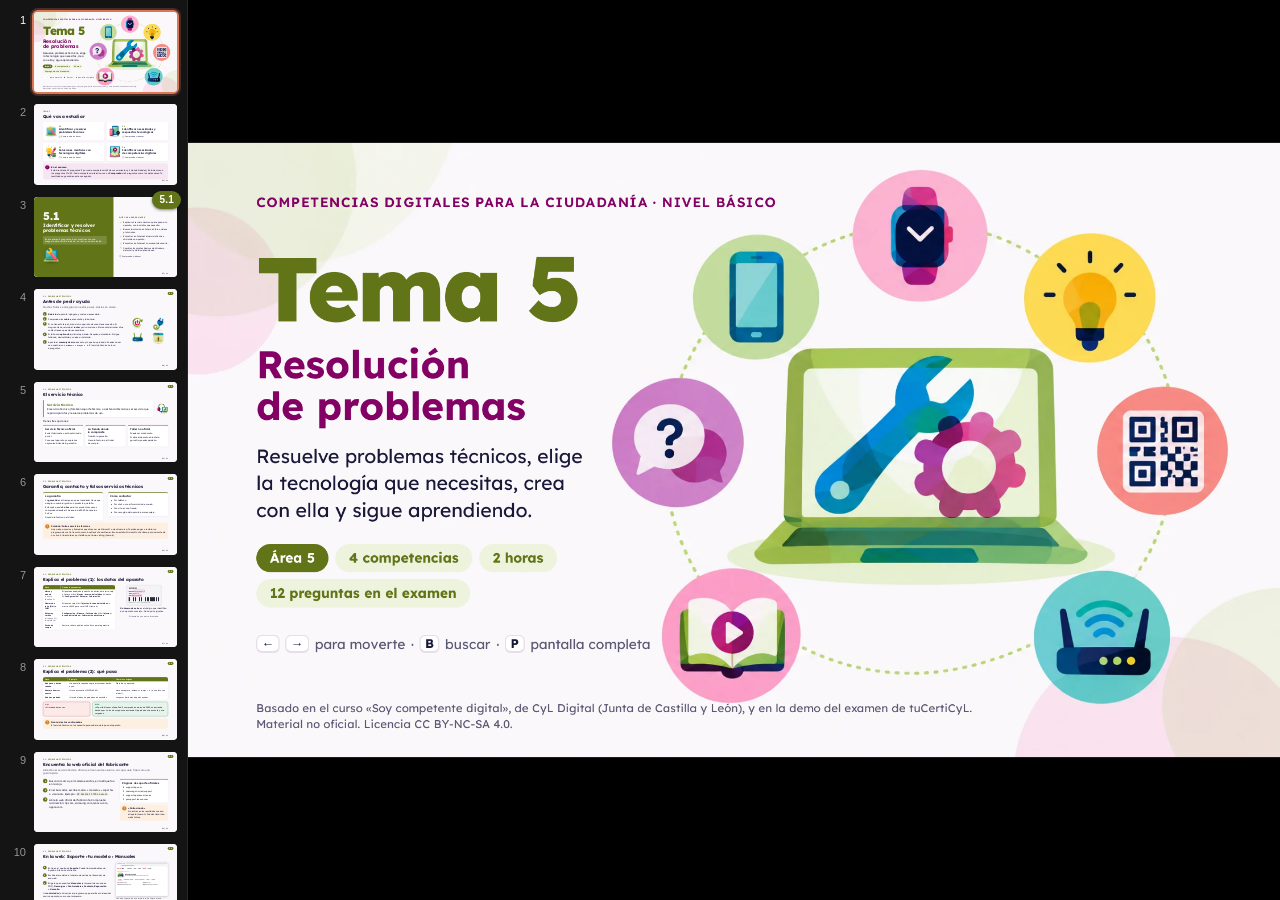
<file: tema5/index.html>
<!DOCTYPE html>
<html lang="es">
<head>
<meta charset="utf-8">
<meta name="viewport" content="width=device-width, initial-scale=1">
<title>Tema 5 · Resolución de problemas</title>
<link rel="preconnect" href="https://fonts.googleapis.com">
<link rel="preconnect" href="https://fonts.gstatic.com" crossorigin>
<link href="https://fonts.googleapis.com/css2?family=Lexend:wght@400;500;600;700;800&family=JetBrains+Mono:wght@500&display=swap" rel="stylesheet">
<link rel="icon" href="../assets/img/favicon.svg">
<link rel="stylesheet" href="../assets/cdc.css">
<style>
/* Estilos propios del tema 5 (prefijo t5-) */
.t5-maqueta .ventana { pointer-events: none; }
.t5-maqueta { justify-self: center; }
.t5-col { display: flex; flex-direction: column; gap: 26px; }
.t5-ico-fijo .tarjeta > .ico { height: 130px; width: auto; max-width: 100%; align-self: flex-start; object-fit: contain; }
.t5-compacta td { padding-top: 9px !important; padding-bottom: 9px !important; }
.t5-resumen .lista { font-size: 24px; gap: 10px; }
.t5-resumen .tarjeta { padding: 24px 24px; }
/* Preguntas más compactas (el enunciado, las opciones y la explicación caben en la diapositiva) */
.t5-preg .preg { gap: 14px; }
.t5-preg .preg .enun { font-size: 29px; }
.t5-preg .preg .instr { font-size: 22px; }
.t5-preg .opciones { gap: 10px; }
.t5-preg .opcion { font-size: 24px; padding: 10px 20px; border-radius: 16px; }
.t5-preg .opcion .marca { width: 30px; height: 30px; }
.t5-preg .preg .fb { font-size: 22px; padding: 12px 20px; }
.t5-preg .preg .fb .fb-tit { font-size: 24px; }
.t5-preg .preg .btn { font-size: 22px; padding: 12px 26px; }
.t5-preg .preg.con-img > .img-enun { max-height: 470px; max-width: 520px; }
.t5-preg .reto-archivo { padding: 12px 22px; }
.t5-preg .comprueba, .comprueba.t5-preg { gap: 16px; }
.sim-marco .ventana.t5-v { zoom: .86; }
.t5-preg .parejas { gap: 8px 24px; }
.t5-preg .lista-mov { gap: 8px; }
.t5-preg .parejas .fija, .t5-preg .parejas .mov, .t5-preg .orden .mov { min-height: 52px; font-size: 22px; padding-top: 6px; padding-bottom: 6px; }
.t5-preg .preg > .fb.info:has(.fb-tit) { column-count: 2; column-gap: 40px; font-size: 20px; }
.t5-preg .preg > .fb.info .fb-tit { column-span: all; }
.t5-preg .pista-pasos { gap: 10px; }
.t5-preg .pista-pasos > li { padding-left: 56px; min-height: 40px; padding-top: 4px; }
.t5-preg .pista-pasos > li::before { width: 40px; height: 40px; font-size: 22px; }
.t5-fila-ico { display: grid; grid-template-columns: 1fr auto; gap: 48px; align-items: center; }

/* Bocadillos «mal» y «bien» */
.t5-bocadillos { display: grid; grid-template-columns: 1fr 1.6fr; gap: 28px; }
.t5-boca { border-radius: 26px; padding: 22px 30px; font-size: 26px; position: relative; }
.t5-boca .q { display: block; font-weight: 700; font-size: 22px; letter-spacing: .05em; text-transform: uppercase; margin-bottom: 6px; }
.t5-boca.mal { background: var(--ko-claro); border: 3px solid var(--ko); }
.t5-boca.mal .q { color: var(--ko); }
.t5-boca.bien { background: var(--ok-claro); border: 3px solid var(--ok); }
.t5-boca.bien .q { color: var(--ok); }

/* Etiqueta de la parte de abajo de un portátil (marca inventada) */
.t5-etiqueta { background: #F4F4F6; border: 3px solid #C9C4D0; border-radius: 18px; padding: 22px 26px; font: 500 20px/1.45 'Segoe UI', Tahoma, sans-serif; color: #2B2B3A; width: 470px; box-shadow: var(--sombra); }
.t5-etiqueta .marca-et { font: 800 30px/1 'Lexend', sans-serif; letter-spacing: .12em; color: #3B3B58; margin-bottom: 10px; }
.t5-etiqueta .barras { height: 54px; margin: 10px 0 4px; background: repeating-linear-gradient(90deg, #2B2B3A 0 3px, transparent 3px 5px, #2B2B3A 5px 6px, transparent 6px 10px, #2B2B3A 10px 14px, transparent 14px 16px); }
.t5-etiqueta .resalta { outline: 4px solid var(--rosa); outline-offset: 2px; border-radius: 4px; }
.t5-etiqueta .pie-et { font-size: 15px; color: #6A6A7A; margin-top: 8px; }

/* Barras de estado del móvil */
.t5-barras { display: flex; flex-direction: column; gap: 22px; }
.t5-barra { display: flex; align-items: center; justify-content: space-between; background: #fff; border-radius: 22px; padding: 14px 26px; font: 600 26px/1 Roboto, 'Segoe UI', sans-serif; color: #111; box-shadow: var(--sombra); width: 520px; }
.t5-barra .ics { display: flex; align-items: center; gap: 12px; }
.t5-barra .g { font-size: 20px; font-weight: 700; }
.t5-barra-tit { font-size: var(--type-caption); color: var(--gris); font-weight: 600; margin-bottom: -12px; }

/* Línea de tiempo de las generaciones */
.t5-linea { display: grid; grid-template-columns: repeat(4, 1fr); gap: 0; position: relative; margin-top: 10px; }
.t5-linea::before { content: ''; position: absolute; left: 6%; right: 6%; top: 46px; height: 8px; border-radius: 4px; background: linear-gradient(90deg, var(--verde-claro), var(--a5)); }
.t5-linea .gen { display: flex; flex-direction: column; align-items: center; text-align: center; gap: 12px; padding: 0 14px; position: relative; }
.t5-linea .bola { width: 100px; height: 100px; border-radius: 50%; background: var(--a5); color: #fff; display: grid; place-items: center; font: 800 32px/1 'Lexend', sans-serif; box-shadow: 0 0 0 8px var(--fondo); }
.t5-linea .gen:nth-child(1) .bola { background: #A9BD6A; font-size: 24px; }
.t5-linea .gen:nth-child(2) .bola { background: #8FA72F; }
.t5-linea .gen:nth-child(3) .bola { background: #6F8A1E; }
.t5-linea .gen h3 { font-size: 30px; }
.t5-linea .gen p { font-size: 24px; color: var(--texto); }
.t5-flecha-linea { display: flex; justify-content: space-between; font-size: 22px; font-weight: 700; color: var(--gris); }

/* Esquemas de conexión: aparato, enlace (cable, wifi u ondas) y aparato */
.t5-esq-fila { display: flex; align-items: center; gap: 14px; }
.t5-esq-fila img { height: auto; flex: none; }
.t5-esq-fila .movil { width: 84px; }
.t5-esq-fila .tele { width: 170px; }
.t5-esq-fila .cable { width: 130px; }
.t5-enl { flex: 1; min-width: 60px; position: relative; display: flex; flex-direction: column; align-items: center; justify-content: center; height: 70px; }
.t5-enl::before { content: ''; position: absolute; left: 0; right: 0; top: 50%; border-top: 6px solid var(--a5); transform: translateY(-50%); }
.t5-enl.wifi::before, .t5-enl.ondas::before { border-top: 6px dashed var(--verde); }
.t5-enl svg { position: relative; width: 48px; height: 38px; fill: var(--a5); background: var(--blanco); padding: 0 8px; box-sizing: content-box; }
.t5-enl.wifi svg path { fill: none; stroke: var(--a5); stroke-width: 3.8; stroke-linecap: round; }
.t5-enl i { position: absolute; top: 100%; margin-top: -6px; font-style: normal; font-size: 20px; font-weight: 700; color: var(--a5); white-space: nowrap; }
.t5-tele-stick { position: relative; flex: none; }
.t5-tele-stick .stick { position: absolute; width: 74px; right: -34px; top: 18px; }
.t5-rutas { display: flex; flex-direction: column; gap: 12px; }
.t5-ruta { display: grid; grid-template-columns: 620px 1fr; gap: 48px; align-items: center; background: var(--blanco); border-radius: var(--radio); box-shadow: var(--sombra); border-left: 10px solid var(--area); padding: 10px 36px 12px; }
.t5-esq h3 { font-size: 30px; margin-bottom: 6px; }
.t5-esq .t5-esq-fila { padding-right: 34px; }
.t5-ruta-txt { font-size: var(--type-caption); display: flex; flex-direction: column; gap: 8px; }
.t5-conexion { width: 100%; max-width: 560px; height: 120px; padding-bottom: 10px; }
.t5-conexion .movil { width: 62px; }
.t5-conexion .fuente-red { width: 130px; }
.t5-conexion .fuente-red.antena { width: auto; height: 118px; }

/* Tablas con un icono delante del texto de la celda */
.t5-ico-fila { float: left; height: 40px; width: 40px; object-fit: contain; margin: -5px 12px -5px 0; }

/* Conectores */
.t5-conectores { display: grid; grid-template-columns: repeat(5, 1fr); gap: 22px; }
.t5-con { background: var(--blanco); border-radius: var(--radio); box-shadow: var(--sombra); padding: 22px 20px; display: flex; flex-direction: column; align-items: center; gap: 12px; text-align: center; font-size: 22px; }
.t5-con svg { width: 100%; height: 130px; }
.t5-con h3 { font-size: 28px; }
.t5-con.antiguo { opacity: .92; }
.t5-con .tag { font-size: 18px; font-weight: 700; border-radius: 999px; padding: 4px 14px; }
.t5-con .tag.si { background: var(--ok-claro); color: var(--ok); }
.t5-con .tag.no { background: #FDF0E0; color: #A85E10; }

/* Ejemplos de SmartArt dibujados */
.t5-sa { display: grid; grid-template-columns: repeat(3, 1fr); gap: 26px; }
.t5-sa-caja { background: var(--blanco); border-radius: var(--radio); box-shadow: var(--sombra); padding: 22px 24px; display: flex; flex-direction: column; gap: 16px; align-items: center; }
.t5-sa-caja h3 { font-size: 28px; align-self: flex-start; }
.t5-sa-caja .nota { font-size: 21px; color: var(--gris); align-self: flex-start; }
.t5-sa-proc { display: flex; align-items: center; gap: 8px; height: 160px; }
.t5-sa-proc span { background: #4472C4; color: #fff; border-radius: 8px; padding: 12px 10px; font: 600 17px/1.2 'Segoe UI', sans-serif; width: 112px; text-align: center; }
.t5-sa-proc i { width: 0; height: 0; border-top: 14px solid transparent; border-bottom: 14px solid transparent; border-left: 18px solid #A5B8DD; }
.t5-sa-ciclo { position: relative; width: 250px; height: 200px; }
.t5-sa-ciclo span { position: absolute; background: #70AD47; color: #fff; border-radius: 50%; width: 92px; height: 92px; display: grid; place-items: center; font: 600 16px/1.15 'Segoe UI', sans-serif; text-align: center; }
.t5-sa-ciclo svg { position: absolute; inset: 0; }
.t5-sa-jer { display: flex; flex-direction: column; align-items: center; gap: 0; height: 200px; justify-content: center; }
.t5-sa-jer .n1, .t5-sa-jer .n2 span { background: #ED7D31; color: #fff; border-radius: 6px; padding: 10px 12px; font: 600 16px/1.15 'Segoe UI', sans-serif; text-align: center; }
.t5-sa-jer .n2 { display: flex; gap: 14px; position: relative; padding-top: 34px; }
.t5-sa-jer .n2::before { content: ''; position: absolute; top: 0; left: 50%; width: 3px; height: 17px; background: #F4B183; }
.t5-sa-jer .n2::after { content: ''; position: absolute; top: 17px; left: 16%; right: 16%; height: 3px; background: #F4B183; }
.t5-sa-jer .n2 span { position: relative; }
.t5-sa-jer .n2 span::before { content: ''; position: absolute; top: -17px; left: 50%; width: 3px; height: 17px; background: #F4B183; }

/* QR */
.t5-qr { width: 300px; height: 300px; border-radius: 18px; box-shadow: var(--sombra); display: block; }

/* ---------- Simulaciones HTML: web inventada kalimpra.es ---------- */
.t5-k { position: absolute; inset: 0; background: #fff; font-family: 'Segoe UI', Tahoma, sans-serif; color: #1F2430; }
.t5-k-cab { height: 64px; display: flex; align-items: center; gap: 30px; padding: 0 26px; border-bottom: 1px solid #E3E6EE; }
.t5-k-logo { font: 800 26px/1 'Lexend', sans-serif; color: #D2335C; letter-spacing: .02em; margin-right: 20px; }
.t5-k-logo b { color: #1F2430; font-weight: 800; }
.t5-k-menu { display: flex; gap: 6px; font-size: 16px; font-weight: 600; }
.t5-k-menu span { padding: 8px 14px; border-radius: 8px; cursor: pointer; }
.t5-k-menu span.on { background: #FCE6EC; color: #D2335C; }
.t5-k-cuerpo { display: grid; grid-template-columns: 1fr 210px; gap: 22px; padding: 20px 26px; }
.t5-k-hero { background: linear-gradient(120deg, #FCE6EC, #E8F1FB); border-radius: 16px; height: 330px; display: grid; grid-template-columns: 1fr 1fr; align-items: center; padding: 0 30px; position: relative; cursor: pointer; }
.t5-k-hero h3 { font: 700 30px/1.15 'Lexend', sans-serif; margin: 0 0 10px; }
.t5-k-hero p { font-size: 16px; color: #4A5060; margin: 0 0 16px; }
.t5-k-hero .bt { display: inline-block; background: #D2335C; color: #fff; border-radius: 20px; padding: 9px 20px; font-weight: 600; font-size: 15px; }
.t5-k-hero img { width: 230px; justify-self: center; }
.t5-k-puntos { position: absolute; bottom: 14px; left: 50%; transform: translateX(-50%); display: flex; gap: 8px; }
.t5-k-puntos i { width: 10px; height: 10px; border-radius: 50%; background: #C9CCD6; }
.t5-k-puntos i:first-child { background: #D2335C; }
.t5-k-mini { display: grid; grid-template-columns: repeat(3, 1fr); gap: 14px; margin-top: 16px; }
.t5-k-mini div { background: #F5F6FA; border-radius: 12px; padding: 12px; font-size: 14px; font-weight: 600; text-align: center; cursor: pointer; }
.t5-k-anuncio { background: #FFFBEA; border: 2px solid #F0D772; border-radius: 12px; padding: 14px; font-size: 15px; cursor: pointer; align-self: start; }
.t5-k-anuncio .pat { display: inline-block; font-size: 11px; font-weight: 700; background: #F0D772; color: #5B4A00; border-radius: 4px; padding: 2px 6px; margin-bottom: 8px; }
.t5-k-anuncio b { display: block; font-size: 18px; margin-bottom: 6px; color: #1F2430; }
.t5-k-anuncio .bt { display: block; margin-top: 10px; background: #2E9E3E; color: #fff; text-align: center; border-radius: 6px; padding: 8px; font-weight: 700; }
.t5-k-sop h3 { font: 700 30px/1.2 'Lexend', sans-serif; margin: 6px 0 18px; }
.t5-buscador { display: flex; gap: 0; max-width: 560px; }
.t5-buscador .campo { flex: 1; }
.t5-buscador input { width: 100%; font: 400 18px/1 'Segoe UI', Tahoma, sans-serif; padding: 13px 16px; border: 2px solid #9AA0B0; border-right: 0; border-radius: 10px 0 0 10px; outline: none; color: #1F2430; background: #fff; }
.t5-buscador input:focus { border-color: #D2335C; }
.t5-lupa { width: 58px; background: #D2335C; color: #fff; border-radius: 0 10px 10px 0; display: grid; place-items: center; cursor: pointer; }
.t5-lupa svg { width: 24px; height: 24px; }
.t5-k-etq { font-size: 15px; font-weight: 700; color: #4A5060; margin-bottom: 8px; }
.t5-k-enlaces { display: grid; grid-template-columns: repeat(3, 1fr); gap: 14px; margin-top: 28px; max-width: 560px; }
.t5-k-enlaces div { border: 2px solid #E3E6EE; border-radius: 12px; padding: 16px 12px; text-align: center; font-weight: 600; font-size: 15px; cursor: pointer; }
.t5-k-enlaces div i { display: block; font-style: normal; font-size: 22px; color: #D2335C; margin-bottom: 4px; }
.t5-k-ficha { padding: 18px 26px; }
.t5-k-ruta { font-size: 13px; color: #6A7080; margin-bottom: 8px; }
.t5-k-prod { display: flex; gap: 24px; align-items: center; margin-bottom: 14px; }
.t5-k-prod img { width: 120px; }
.t5-k-prod h3 { font: 700 28px/1.1 'Lexend', sans-serif; margin: 0 0 6px; }
.t5-k-prod p { margin: 0; font-size: 15px; color: #4A5060; }
.t5-k-pest { display: flex; gap: 4px; border-bottom: 2px solid #E3E6EE; margin-bottom: 16px; }
.t5-k-pest span { padding: 10px 16px; font-size: 15px; font-weight: 600; cursor: pointer; border-radius: 8px 8px 0 0; color: #4A5060; }
.t5-k-pest span.on { color: #D2335C; box-shadow: inset 0 -3px 0 #D2335C; }
.t5-k-datos { display: grid; grid-template-columns: 1fr 1fr; gap: 8px 30px; font-size: 15px; }
.t5-k-datos div { border-bottom: 1px solid #EEF0F4; padding: 6px 0; }
.t5-k-doc { display: flex; align-items: center; gap: 16px; border: 2px solid #E3E6EE; border-radius: 12px; padding: 14px 18px; margin-bottom: 12px; cursor: pointer; font-size: 16px; }
.t5-k-doc .pdf { background: #D93025; color: #fff; font-weight: 800; font-size: 13px; border-radius: 6px; padding: 8px 7px; }
.t5-k-doc b { flex: 1; }
.t5-k-doc small { color: #6A7080; font-size: 14px; }
.t5-k-doc .des { color: #D2335C; font-weight: 700; font-size: 14px; }
.t5-k-visor { position: absolute; inset: 0; background: #525659; display: flex; justify-content: center; padding-top: 22px; }
.t5-k-visor .hoja { width: 420px; height: 600px; background: #fff; padding: 40px 36px; box-shadow: 0 4px 16px rgba(0,0,0,.4); }
.t5-k-visor .hoja h4 { font: 700 30px/1.15 'Lexend', sans-serif; color: #D2335C; margin: 0 0 6px; }
.t5-k-visor .hoja p { font-size: 15px; margin: 0 0 14px; color: #333; }
.t5-k-visor .hoja i { display: block; height: 10px; background: #E6E8EE; border-radius: 4px; margin: 10px 0; }

/* ---------- Simulaciones HTML: Word de Microsoft 365 ---------- */
.t5-w { position: absolute; inset: 0; background: #F3F3F3; font-family: 'Segoe UI', Tahoma, sans-serif; color: #242424; font-size: 13px; }
.t5-w-tit { height: 36px; background: #185ABD; color: #fff; display: flex; align-items: center; gap: 14px; padding: 0 14px; font-size: 13px; }
.t5-w-tit .app { font-weight: 800; background: #fff; color: #185ABD; border-radius: 4px; width: 22px; height: 22px; display: grid; place-items: center; font-size: 14px; }
.t5-w-tit .nom { flex: 1; text-align: center; }
.t5-w-tit .bus { background: rgba(255,255,255,.18); border-radius: 6px; padding: 4px 40px; font-size: 12px; }
.t5-w-tabs { height: 34px; display: flex; align-items: flex-end; gap: 2px; padding: 0 8px; background: #F3F3F3; }
.t5-w-tabs span { padding: 7px 11px 8px; cursor: pointer; border-radius: 4px 4px 0 0; white-space: nowrap; }
.t5-w-tabs span.arch { color: #185ABD; font-weight: 600; }
.t5-w-tabs span.on { color: #185ABD; font-weight: 600; box-shadow: inset 0 -3px 0 #185ABD; }
.t5-w-tabs span.ctx { color: #185ABD; font-weight: 600; }
.t5-w-cinta { height: 104px; background: #fff; margin: 0 8px; border-radius: 8px; box-shadow: 0 1px 3px rgba(0,0,0,.12); display: flex; align-items: stretch; padding: 6px 4px 0; gap: 0; overflow: hidden; }
.t5-w-grupo { display: flex; flex-direction: column; border-right: 1px solid #E1E1E1; padding: 0 6px; }
.t5-w-grupo .bts { flex: 1; display: flex; gap: 2px; align-items: flex-start; }
.t5-w-grupo .nom-g { text-align: center; font-size: 11.5px; color: #616161; padding: 3px 0 5px; white-space: nowrap; }
.t5-w-bt { display: flex; flex-direction: column; align-items: center; gap: 3px; padding: 4px 4px; border-radius: 4px; cursor: pointer; font-size: 12px; text-align: center; line-height: 1.15; min-width: 44px; }
.t5-w-bt svg { width: 32px; height: 32px; }
.t5-w-col { display: flex; flex-direction: column; gap: 1px; }
.t5-w-bp { display: flex; align-items: center; gap: 5px; padding: 3px 6px; border-radius: 4px; cursor: pointer; font-size: 12px; white-space: nowrap; }
.t5-w-bp svg { width: 16px; height: 16px; }
.t5-w-ini { display: flex; gap: 8px; align-items: center; padding: 6px 4px; font-size: 12px; }
.t5-w-ini .caja-f { border: 1px solid #C8C8C8; border-radius: 3px; padding: 3px 8px; background: #fff; }
.t5-w-ini b { font-weight: 800; padding: 0 5px; }
.t5-w-estilo { border: 1px solid #E1E1E1; border-radius: 4px; padding: 10px 12px; font-size: 13px; background: #fff; }
.t5-w-doc { position: absolute; top: 182px; left: 0; right: 0; bottom: 24px; background: #E8E8E8; overflow: hidden; display: flex; justify-content: center; padding-top: 18px; cursor: text; }
.t5-w-pag { width: 620px; background: #fff; box-shadow: 0 1px 4px rgba(0,0,0,.2); padding: 56px 72px; font-family: Aptos, Calibri, 'Segoe UI', sans-serif; font-size: 15px; color: #111; }
.t5-w-pag h1 { font: 400 30px/1.2 Aptos, Calibri, 'Segoe UI', sans-serif; color: #0F4761; margin: 0 0 14px; }
.t5-w-pag p { margin: 0 0 10px; }
.t5-w-cursor { display: inline-block; width: 2px; height: 18px; background: #111; vertical-align: -3px; animation: t5-parpadeo 1s steps(1) infinite; }
@keyframes t5-parpadeo { 50% { opacity: 0; } }
.t5-w-estado { position: absolute; left: 0; right: 0; bottom: 0; height: 24px; background: #F3F3F3; border-top: 1px solid #E1E1E1; font-size: 11.5px; color: #616161; display: flex; align-items: center; padding: 0 12px; gap: 18px; }
.t5-w-velo { position: absolute; inset: 0; background: rgba(0,0,0,.18); }
.t5-w-dlg { position: absolute; left: 90px; top: 60px; width: 800px; height: 520px; background: #fff; border-radius: 8px; box-shadow: 0 10px 40px rgba(0,0,0,.35); display: flex; flex-direction: column; z-index: 2; }
.t5-w-dlg .cab-d { height: 40px; display: flex; align-items: center; justify-content: space-between; padding: 0 16px; font-size: 14px; border-bottom: 1px solid #E1E1E1; }
.t5-w-dlg .cab-d span:last-child { font-size: 16px; color: #616161; }
.t5-w-dlg .cuerpo-d { flex: 1; display: grid; grid-template-columns: 150px 1fr 230px; min-height: 0; }
.t5-w-cats { border-right: 1px solid #E1E1E1; padding: 8px 0; }
.t5-w-cats div { display: flex; align-items: center; gap: 8px; padding: 6px 12px; font-size: 13px; cursor: pointer; }
.t5-w-cats div i { width: 16px; height: 12px; border-radius: 2px; background: #9DB5E0; flex: none; }
.t5-w-cats div.on { background: #DCE6F7; }
.t5-w-minis { display: grid; grid-template-columns: repeat(4, 1fr); gap: 10px; padding: 12px; align-content: start; overflow: hidden; }
.t5-w-mini { height: 70px; border: 2px solid transparent; border-radius: 4px; display: flex; align-items: center; justify-content: center; gap: 3px; cursor: pointer; padding: 6px; }
.t5-w-mini.on { border-color: #185ABD; background: #EEF3FC; }
.t5-w-mini i { display: block; background: #4472C4; border-radius: 2px; }
.t5-w-prev { border-left: 1px solid #E1E1E1; padding: 14px; display: flex; flex-direction: column; gap: 10px; font-size: 12.5px; }
.t5-w-prev .dib { height: 120px; border: 1px solid #E1E1E1; border-radius: 4px; display: flex; align-items: center; justify-content: center; gap: 6px; }
.t5-w-prev h5 { font-size: 15px; margin: 0; font-weight: 600; }
.t5-w-pie { height: 52px; display: flex; justify-content: flex-end; align-items: center; gap: 10px; padding: 0 16px; border-top: 1px solid #E1E1E1; }
.t5-w-pie span { border: 1px solid #C8C8C8; border-radius: 4px; padding: 6px 22px; font-size: 13px; cursor: pointer; }
.t5-w-pie span.pri { background: #185ABD; border-color: #185ABD; color: #fff; }
.t5-w-sa { display: flex; align-items: center; gap: 10px; margin: 18px 0 8px; border: 1px dashed #9DB5E0; padding: 16px 12px; position: relative; }
.t5-w-sa span { background: #4472C4; color: #fff; border-radius: 6px; padding: 18px 8px; width: 120px; text-align: center; font-size: 13px; }
.t5-w-sa i { width: 0; height: 0; border-top: 12px solid transparent; border-bottom: 12px solid transparent; border-left: 16px solid #A5B8DD; }
.t5-w-panel { position: absolute; left: -190px; top: 0; width: 176px; background: #fff; border: 1px solid #C8C8C8; border-radius: 4px; font-size: 12px; padding: 8px 10px; box-shadow: 0 2px 6px rgba(0,0,0,.15); }
.t5-w-panel b { display: block; margin-bottom: 6px; }
.t5-w-panel div { padding: 2px 0; }
/* Miniaturas de la ventana «Elegir un gráfico SmartArt» */
.t5-m-proc i { width: 18px; height: 14px; }
.t5-m-proc b { color: #8FA9DC; font-size: 14px; }
.t5-m-redondo i { border-radius: 50%; width: 15px; height: 15px; }
.t5-m-procv { flex-direction: column; gap: 0 !important; }
.t5-m-procv i { width: 30px; height: 9px; }
.t5-m-procv b { color: #8FA9DC; font-size: 10px; line-height: 8px; }
.t5-m-cheu { gap: 0 !important; }
.t5-m-cheu i { width: 24px; height: 16px; clip-path: polygon(0 0, 72% 0, 100% 50%, 72% 100%, 0 100%, 28% 50%); margin-right: -3px; }
.t5-m-peq i { width: 17px; height: 12px; }
.t5-m-lista { flex-direction: column; gap: 3px !important; }
.t5-m-lista i { width: 56px; height: 9px; }
.t5-m-bloques { display: grid !important; grid-template-columns: repeat(3, 18px); gap: 4px !important; align-content: center; justify-content: center; }
.t5-m-bloques i { height: 14px; }
.t5-w-prev .t5-m-bloques { grid-template-columns: repeat(3, 44px); gap: 8px !important; }
.t5-w-prev .t5-m-bloques i { height: 30px; }
.t5-m-ciclo { flex-wrap: wrap; width: 100%; padding: 6px 22px !important; gap: 4px 14px !important; }
.t5-m-ciclo i { width: 14px; height: 14px; border-radius: 50%; }
.t5-m-jer { flex-direction: column; gap: 5px !important; }
.t5-m-jer .arr { width: 18px; height: 11px; }
.t5-m-jer span { display: flex; gap: 4px; }
.t5-m-jer span i { width: 14px; height: 11px; }
.t5-m-rel i { width: 24px; height: 24px; border-radius: 50%; opacity: .75; margin: 0 -5px; }
.t5-m-matriz { display: grid !important; grid-template-columns: repeat(2, 20px); gap: 3px !important; align-content: center; justify-content: center; }
.t5-m-matriz i { height: 15px; }
.t5-m-piram i { width: 46px; height: 38px; clip-path: polygon(50% 0, 100% 100%, 0 100%); }
.t5-m-pasos { align-items: flex-end !important; padding-bottom: 14px !important; }
.t5-m-pasos i { width: 15px; }
.t5-m-pasos i:nth-child(1) { height: 12px; } .t5-m-pasos i:nth-child(2) { height: 22px; } .t5-m-pasos i:nth-child(3) { height: 32px; }
.t5-m-inv { align-items: flex-start !important; padding-top: 14px !important; }
.t5-m-flecha i { width: 50px; height: 34px; clip-path: polygon(0 35%, 60% 35%, 60% 5%, 100% 50%, 60% 95%, 60% 65%, 0 65%); }
.t5-m-gira i { transform: rotate(-35deg); }
.t5-m-img i { width: 16px; height: 22px; background: #BFD0EE !important; border: 2px solid #4472C4; }
.t5-w-prev .dib i { display: block; background: #4472C4; border-radius: 3px; }
.t5-w-prev .dib.t5-m-proc i { width: 44px; height: 32px; }
.t5-w-prev .dib.t5-m-proc b { font-size: 26px; }
</style>
</head>
<body class="area-5">

<!-- Iconos de la cinta de Word (se usan en la plantilla t5-word-smartart) -->
<svg width="0" height="0" style="position:absolute" aria-hidden="true">
  <symbol id="t5-i-portada" viewBox="0 0 32 32"><rect x="7" y="3" width="18" height="26" rx="2" fill="#fff" stroke="#616161" stroke-width="1.5"/><rect x="10" y="7" width="12" height="7" fill="#185ABD"/></symbol>
  <symbol id="t5-i-tabla" viewBox="0 0 32 32"><rect x="4" y="6" width="24" height="20" rx="2" fill="#fff" stroke="#616161" stroke-width="1.5"/><path d="M4 12h24M4 19h24M12 6v20M20 6v20" stroke="#616161" stroke-width="1.5"/><rect x="4" y="6" width="24" height="6" fill="#185ABD" opacity=".7"/></symbol>
  <symbol id="t5-i-imagen" viewBox="0 0 32 32"><rect x="4" y="6" width="24" height="20" rx="2" fill="#fff" stroke="#616161" stroke-width="1.5"/><path d="M6 24l7-9 5 6 3-3 5 6z" fill="#3A96DD"/><circle cx="21" cy="12" r="2.5" fill="#F3C51A"/></symbol>
  <symbol id="t5-i-formas" viewBox="0 0 32 32"><circle cx="12" cy="13" r="7" fill="none" stroke="#185ABD" stroke-width="2"/><rect x="14" y="15" width="13" height="12" fill="#fff" stroke="#616161" stroke-width="1.8"/></symbol>
  <symbol id="t5-i-iconos" viewBox="0 0 32 32"><circle cx="16" cy="12" r="5" fill="none" stroke="#616161" stroke-width="1.8"/><path d="M7 27c1-6 5-8 9-8s8 2 9 8" fill="none" stroke="#616161" stroke-width="1.8"/></symbol>
  <symbol id="t5-i-3d" viewBox="0 0 32 32"><path d="M16 4l11 6v12l-11 6-11-6V10z" fill="#fff" stroke="#616161" stroke-width="1.6"/><path d="M5 10l11 6 11-6M16 16v12" stroke="#616161" stroke-width="1.6" fill="none"/><path d="M16 4l11 6-11 6-11-6z" fill="#3A96DD" opacity=".6"/></symbol>
  <symbol id="t5-i-smartart" viewBox="0 0 32 32"><rect x="11" y="3" width="10" height="7" rx="1.5" fill="#13A10E"/><rect x="3" y="20" width="10" height="7" rx="1.5" fill="#13A10E"/><rect x="19" y="20" width="10" height="7" rx="1.5" fill="#13A10E"/><path d="M16 10v5M8 20v-5h16v5" stroke="#616161" stroke-width="1.6" fill="none"/></symbol>
  <symbol id="t5-i-grafico" viewBox="0 0 32 32"><rect x="5" y="16" width="5" height="11" fill="#185ABD"/><rect x="13" y="8" width="5" height="19" fill="#3A96DD"/><rect x="21" y="12" width="5" height="15" fill="#13A10E"/><path d="M3 28h26" stroke="#616161" stroke-width="1.5"/></symbol>
  <symbol id="t5-i-captura" viewBox="0 0 32 32"><rect x="4" y="7" width="24" height="17" rx="2" fill="#fff" stroke="#616161" stroke-width="1.5"/><path d="M9 12v-2h3M23 12v-2h-3M9 19v2h3M23 19v2h-3" stroke="#185ABD" stroke-width="1.8" fill="none"/></symbol>
  <symbol id="t5-i-vinculo" viewBox="0 0 32 32"><path d="M14 19l-3 3a4 4 0 01-6-6l4-4a4 4 0 016 0M18 13l3-3a4 4 0 016 6l-4 4a4 4 0 01-6 0" stroke="#616161" stroke-width="2" fill="none" stroke-linecap="round"/><path d="M12 20l8-8" stroke="#185ABD" stroke-width="2"/></symbol>
  <symbol id="t5-i-comentario" viewBox="0 0 32 32"><path d="M5 7h22v14H14l-6 5v-5H5z" fill="#fff" stroke="#616161" stroke-width="1.6"/></symbol>
  <symbol id="t5-i-cabecera" viewBox="0 0 32 32"><rect x="7" y="3" width="18" height="26" rx="2" fill="#fff" stroke="#616161" stroke-width="1.5"/><rect x="9" y="5" width="14" height="4" fill="#185ABD"/></symbol>
  <symbol id="t5-i-texto" viewBox="0 0 32 32"><rect x="5" y="6" width="22" height="20" fill="#fff" stroke="#616161" stroke-width="1.5" stroke-dasharray="3 2"/><path d="M11 12h10M16 12v10" stroke="#242424" stroke-width="2"/></symbol>
  <symbol id="t5-i-wordart" viewBox="0 0 32 32"><text x="16" y="25" text-anchor="middle" font-family="Georgia" font-size="24" font-weight="700" fill="#185ABD" stroke="#0F3C7A" stroke-width=".8">A</text></symbol>
  <symbol id="t5-i-simbolo" viewBox="0 0 32 32"><text x="16" y="25" text-anchor="middle" font-family="Segoe UI" font-size="22" fill="#242424">Ω</text></symbol>
</svg>

<!-- Plantilla: web inventada del fabricante Kalimpra (simulación de la 5.1 y maqueta de la diapositiva de manuales) -->
<template id="t5-kalimpra">
  <div class="ventana t5-v">
    <div class="pantalla-html" data-id="inicio">
      <div class="v-barra"><span class="v-pestana">Kalimpra · Impresoras para casa y oficina</span></div>
      <div class="v-direccion"><span>←</span><span>→</span><span>⟳</span><span class="url">https://www.kalimpra.es</span><span>⋮</span></div>
      <div class="v-cuerpo"><div class="t5-k">
        <div class="t5-k-cab"><span class="t5-k-logo">kalim<b>pra</b></span>
          <div class="t5-k-menu"><span>Productos</span><span>Tienda</span><span>Ofertas</span><span data-ir="soporte">Soporte</span><span>Contacto</span></div>
        </div>
        <div class="t5-k-cuerpo">
          <div>
            <div class="t5-k-hero"><div><h3>Nueva serie J</h3><p>Imprime, escanea y copia desde el móvil.</p><span class="bt">Descúbrela</span></div><img src="img/ia/impresora.webp" alt=""><div class="t5-k-puntos"><i></i><i></i><i></i></div></div>
            <div class="t5-k-mini"><div>Impresoras de tinta</div><div>Impresoras láser</div><div>Tinta y tóner</div></div>
          </div>
          <div class="t5-k-anuncio"><span class="pat">Patrocinado</span><b>Descarga aquí cualquier manual gratis</b>Todos los manuales en un solo clic. Sin registro.<span class="bt">DESCARGAR</span></div>
        </div>
      </div></div>
    </div>
    <div class="pantalla-html" data-id="soporte">
      <div class="v-barra"><span class="v-pestana">Soporte · Kalimpra</span></div>
      <div class="v-direccion"><span>←</span><span>→</span><span>⟳</span><span class="url">https://www.kalimpra.es/soporte</span><span>⋮</span></div>
      <div class="v-cuerpo"><div class="t5-k">
        <div class="t5-k-cab"><span class="t5-k-logo">kalim<b>pra</b></span>
          <div class="t5-k-menu"><span>Productos</span><span>Tienda</span><span>Ofertas</span><span class="on">Soporte</span><span>Contacto</span></div>
        </div>
        <div class="t5-k-cuerpo">
          <div class="t5-k-sop">
            <h3>¿En qué podemos ayudarte?</h3>
            <p class="t5-k-etq">Busca tu producto</p>
            <div class="t5-buscador"><div class="campo" data-ir="soporte"><input type="text" placeholder="Escribe el modelo o el número de serie" aria-label="Busca tu producto" autocomplete="off" spellcheck="false"></div><span class="t5-lupa" title="Buscar"><svg viewBox="0 0 24 24" fill="none" stroke="#fff" stroke-width="2.6" stroke-linecap="round"><circle cx="10" cy="10" r="6.5"/><path d="M15 15l6 6"/></svg></span></div>
            <div class="t5-k-enlaces"><div><i>⟳</i>Estado de mi reparación</div><div><i>✓</i>Garantía</div><div><i>✉</i>Pedir una reparación</div></div>
          </div>
          <div class="t5-k-anuncio"><span class="pat">Patrocinado</span><b>Descarga aquí cualquier manual gratis</b>Todos los manuales en un solo clic. Sin registro.<span class="bt">DESCARGAR</span></div>
        </div>
      </div></div>
    </div>
    <div class="pantalla-html" data-id="ficha">
      <div class="v-barra"><span class="v-pestana">Kalimpra J300 · Soporte</span></div>
      <div class="v-direccion"><span>←</span><span>→</span><span>⟳</span><span class="url">https://www.kalimpra.es/soporte/j300</span><span>⋮</span></div>
      <div class="v-cuerpo"><div class="t5-k">
        <div class="t5-k-cab"><span class="t5-k-logo">kalim<b>pra</b></span>
          <div class="t5-k-menu"><span>Productos</span><span>Tienda</span><span>Ofertas</span><span class="on">Soporte</span><span>Contacto</span></div>
        </div>
        <div class="t5-k-ficha">
          <p class="t5-k-ruta">Soporte › Impresoras › Serie J › J300</p>
          <div class="t5-k-prod"><img src="img/ia/impresora.webp" alt=""><div><h3>Kalimpra J300</h3><p>Impresora multifunción de tinta con wifi. Imprime, escanea y copia.</p></div></div>
          <div class="t5-k-pest"><span class="on">Resumen</span><span>Controladores y software</span><span data-ir="manuales">Manuales y documentos</span><span>Garantía</span><span>Contactar</span></div>
          <div class="t5-k-datos"><div><b>Tipo:</b> multifunción de tinta</div><div><b>Conexión:</b> wifi y USB</div><div><b>Funciones:</b> imprimir, escanear, copiar</div><div><b>Sistemas:</b> Windows, macOS, Android, iOS</div></div>
        </div>
      </div></div>
    </div>
    <div class="pantalla-html" data-id="manuales">
      <div class="v-barra"><span class="v-pestana">Kalimpra J300 · Manuales y documentos</span></div>
      <div class="v-direccion"><span>←</span><span>→</span><span>⟳</span><span class="url">https://www.kalimpra.es/soporte/j300/manuales</span><span>⋮</span></div>
      <div class="v-cuerpo"><div class="t5-k">
        <div class="t5-k-cab"><span class="t5-k-logo">kalim<b>pra</b></span>
          <div class="t5-k-menu"><span>Productos</span><span>Tienda</span><span>Ofertas</span><span class="on">Soporte</span><span>Contacto</span></div>
        </div>
        <div class="t5-k-ficha">
          <p class="t5-k-ruta">Soporte › Impresoras › Serie J › J300</p>
          <div class="t5-k-pest"><span>Resumen</span><span>Controladores y software</span><span class="on">Manuales y documentos</span><span>Garantía</span><span>Contactar</span></div>
          <div class="t5-k-doc"><span class="pdf">PDF</span><b>Guía de instalación rápida</b><small>PDF · 2 MB</small><span class="des">Descargar</span></div>
          <div class="t5-k-doc" data-ir="final"><span class="pdf">PDF</span><b>Manual de usuario</b><small>PDF · español · 8 MB</small><span class="des">Descargar</span></div>
          <div class="t5-k-doc"><span class="pdf">PDF</span><b>Declaración de conformidad</b><small>PDF · 1 MB</small><span class="des">Descargar</span></div>
        </div>
      </div></div>
    </div>
    <div class="pantalla-html" data-id="final" data-final>
      <div class="v-barra"><span class="v-pestana">Manual de usuario Kalimpra J300.pdf</span></div>
      <div class="v-direccion"><span>←</span><span>→</span><span>⟳</span><span class="url">https://www.kalimpra.es/docs/manual-j300-es.pdf</span><span>⋮</span></div>
      <div class="v-cuerpo"><div class="t5-k-visor"><div class="hoja"><h4>Kalimpra J300</h4><p>Manual de usuario · Español</p><i></i><i style="width:80%"></i><i></i><i style="width:60%"></i><i></i><i style="width:90%"></i><i style="width:70%"></i></div></div></div>
    </div>
  </div>
</template>

<!-- Plantilla: Word de Microsoft 365 con el documento «Cómo pedir una beca» (simulación de la 5.3 y maquetas del SmartArt) -->
<template id="t5-word-smartart">
  <div class="ventana t5-v">
    <div class="pantalla-html" data-id="inicio">
      <div class="t5-w">
        <div class="t5-w-tit"><span class="app">W</span><span>⟲ ⟳ 💾</span><span class="nom">Cómo pedir una beca.docx · Guardado</span><span class="bus">Buscar</span><span>—  ☐  ✕</span></div>
        <div class="t5-w-tabs"><span class="arch">Archivo</span><span class="on">Inicio</span><span data-ir="insertar">Insertar</span><span>Dibujar</span><span>Diseño</span><span>Disposición</span><span>Referencias</span><span>Correspondencia</span><span>Revisar</span><span>Vista</span><span>Ayuda</span></div>
        <div class="t5-w-cinta">
          <div class="t5-w-grupo"><div class="bts"><div class="t5-w-bt"><svg><use href="#t5-i-portada"/></svg>Pegar</div><div class="t5-w-col"><span class="t5-w-bp">✂ Cortar</span><span class="t5-w-bp">⧉ Copiar</span><span class="t5-w-bp">🖌 Copiar formato</span></div></div><div class="nom-g">Portapapeles</div></div>
          <div class="t5-w-grupo"><div class="bts" style="flex-direction:column;gap:6px"><div class="t5-w-ini"><span class="caja-f">Aptos (Cuerpo)</span><span class="caja-f">11</span><span>A⁺ A⁻</span></div><div class="t5-w-ini"><b>N</b><i>K</i><u>S</u><span>abc</span><span>x₂ x²</span><span style="color:#C00000;font-weight:700">A</span></div></div><div class="nom-g">Fuente</div></div>
          <div class="t5-w-grupo"><div class="bts" style="flex-direction:column;gap:6px"><div class="t5-w-ini"><span>☰</span><span>⋮☰</span><span>⇤</span><span>⇥</span><span>¶</span></div><div class="t5-w-ini"><span>≡</span><span>≣</span><span>≡</span><span>≣</span><span>↕</span></div></div><div class="nom-g">Párrafo</div></div>
          <div class="t5-w-grupo"><div class="bts" style="gap:6px;align-items:center"><span class="t5-w-estilo">Normal</span><span class="t5-w-estilo">Sin espaciado</span><span class="t5-w-estilo" style="color:#0F4761;font-size:15px">Título 1</span><span class="t5-w-estilo" style="color:#0F4761">Título 2</span></div><div class="nom-g">Estilos</div></div>
          <div class="t5-w-grupo"><div class="bts"><div class="t5-w-col"><span class="t5-w-bp">🔍 Buscar</span><span class="t5-w-bp">⇄ Reemplazar</span><span class="t5-w-bp">⬚ Seleccionar</span></div></div><div class="nom-g">Edición</div></div>
        </div>
        <div class="t5-w-doc"><div class="t5-w-pag"><h1>Cómo pedir una beca</h1><p>Sigue estos pasos:</p><p><span class="t5-w-cursor"></span></p></div></div>
        <div class="t5-w-estado"><span>Página 1 de 1</span><span>7 palabras</span><span>Español (España)</span></div>
      </div>
    </div>
    <div class="pantalla-html" data-id="insertar">
      <div class="t5-w">
        <div class="t5-w-tit"><span class="app">W</span><span>⟲ ⟳ 💾</span><span class="nom">Cómo pedir una beca.docx · Guardado</span><span class="bus">Buscar</span><span>—  ☐  ✕</span></div>
        <div class="t5-w-tabs"><span class="arch">Archivo</span><span>Inicio</span><span class="on">Insertar</span><span>Dibujar</span><span>Diseño</span><span>Disposición</span><span>Referencias</span><span>Correspondencia</span><span>Revisar</span><span>Vista</span><span>Ayuda</span></div>
        <div class="t5-w-cinta">
          <div class="t5-w-grupo"><div class="bts"><div class="t5-w-bt"><svg><use href="#t5-i-portada"/></svg>Páginas</div></div><div class="nom-g">Páginas</div></div>
          <div class="t5-w-grupo"><div class="bts"><div class="t5-w-bt"><svg><use href="#t5-i-tabla"/></svg>Tabla</div></div><div class="nom-g">Tablas</div></div>
          <div class="t5-w-grupo"><div class="bts">
            <div class="t5-w-bt"><svg><use href="#t5-i-imagen"/></svg>Imágenes</div>
            <div class="t5-w-bt"><svg><use href="#t5-i-formas"/></svg>Formas</div>
            <div class="t5-w-bt"><svg><use href="#t5-i-iconos"/></svg>Iconos</div>
            <div class="t5-w-bt"><svg><use href="#t5-i-3d"/></svg>Modelos<br>3D</div>
            <div class="t5-w-bt" data-ir="dialogo"><svg><use href="#t5-i-smartart"/></svg>SmartArt</div>
            <div class="t5-w-bt"><svg><use href="#t5-i-grafico"/></svg>Gráfico</div>
            <div class="t5-w-bt"><svg><use href="#t5-i-captura"/></svg>Captura</div>
          </div><div class="nom-g">Ilustraciones</div></div>
          <div class="t5-w-grupo"><div class="bts"><div class="t5-w-bt"><svg><use href="#t5-i-vinculo"/></svg>Vínculo</div></div><div class="nom-g">Vínculos</div></div>
          <div class="t5-w-grupo"><div class="bts"><div class="t5-w-bt"><svg><use href="#t5-i-comentario"/></svg>Comentario</div></div><div class="nom-g">Comentarios</div></div>
          <div class="t5-w-grupo"><div class="bts"><div class="t5-w-bt"><svg><use href="#t5-i-cabecera"/></svg>Encabezado</div><div class="t5-w-bt"><svg><use href="#t5-i-cabecera"/></svg>Pie de<br>página</div></div><div class="nom-g">Encabezado y pie</div></div>
          <div class="t5-w-grupo" style="border:0"><div class="bts"><div class="t5-w-bt" style="min-width:62px"><svg><use href="#t5-i-texto"/></svg>Cuadro<br>de texto</div><div class="t5-w-bt"><svg><use href="#t5-i-wordart"/></svg>WordArt</div></div><div class="nom-g">Texto</div></div>
        </div>
        <div class="t5-w-doc"><div class="t5-w-pag"><h1>Cómo pedir una beca</h1><p>Sigue estos pasos:</p><p><span class="t5-w-cursor"></span></p></div></div>
        <div class="t5-w-estado"><span>Página 1 de 1</span><span>7 palabras</span><span>Español (España)</span></div>
      </div>
    </div>
    <div class="pantalla-html" data-id="dialogo">
      <div class="t5-w">
        <div class="t5-w-tit"><span class="app">W</span><span>⟲ ⟳ 💾</span><span class="nom">Cómo pedir una beca.docx · Guardado</span><span class="bus">Buscar</span><span>—  ☐  ✕</span></div>
        <div class="t5-w-tabs"><span class="arch">Archivo</span><span>Inicio</span><span class="on">Insertar</span><span>Dibujar</span><span>Diseño</span><span>Disposición</span><span>Referencias</span><span>Correspondencia</span><span>Revisar</span><span>Vista</span><span>Ayuda</span></div>
        <div class="t5-w-cinta"></div>
        <div class="t5-w-doc"><div class="t5-w-pag"><h1>Cómo pedir una beca</h1><p>Sigue estos pasos:</p></div></div>
        <div class="t5-w-velo"></div>
        <div class="t5-w-dlg">
          <div class="cab-d"><span>Elegir un gráfico SmartArt</span><span>?  ✕</span></div>
          <div class="cuerpo-d">
            <div class="t5-w-cats"><div class="on"><i></i>Todos</div><div><i></i>Lista</div><div data-ir="proceso"><i></i>Proceso</div><div><i></i>Ciclo</div><div><i></i>Jerarquía</div><div><i></i>Relación</div><div><i></i>Matriz</div><div><i></i>Pirámide</div><div><i></i>Imagen</div><div><i></i>Office.com</div></div>
            <div class="t5-w-minis">
              <div class="t5-w-mini on t5-m-bloques"><i></i><i></i><i></i><i></i><i></i><i></i></div>
              <div class="t5-w-mini t5-m-lista"><i></i><i></i><i></i></div>
              <div class="t5-w-mini t5-m-cheu"><i></i><i></i><i></i></div>
              <div class="t5-w-mini t5-m-proc"><i></i><b>›</b><i></i><b>›</b><i></i></div>
              <div class="t5-w-mini t5-m-ciclo"><i></i><i></i><i></i><i></i></div>
              <div class="t5-w-mini t5-m-jer"><i class="arr"></i><span><i></i><i></i><i></i></span></div>
              <div class="t5-w-mini t5-m-rel"><i></i><i></i><i></i></div>
              <div class="t5-w-mini t5-m-matriz"><i></i><i></i><i></i><i></i></div>
              <div class="t5-w-mini t5-m-piram"><i></i></div>
              <div class="t5-w-mini t5-m-pasos"><i></i><i></i><i></i></div>
              <div class="t5-w-mini t5-m-img"><i></i><i></i><i></i></div>
              <div class="t5-w-mini t5-m-lista"><i></i><i></i><i></i><i></i></div>
            </div>
            <div class="t5-w-prev"><div class="dib t5-m-bloques" style="display:grid"><i></i><i></i><i></i><i></i><i></i><i></i></div><h5>Lista de bloques básica</h5><p>Se usa para mostrar bloques de información no secuenciales o agrupados.</p></div>
          </div>
          <div class="t5-w-pie"><span class="pri">Aceptar</span><span>Cancelar</span></div>
        </div>
      </div>
    </div>
    <div class="pantalla-html" data-id="proceso">
      <div class="t5-w">
        <div class="t5-w-tit"><span class="app">W</span><span>⟲ ⟳ 💾</span><span class="nom">Cómo pedir una beca.docx · Guardado</span><span class="bus">Buscar</span><span>—  ☐  ✕</span></div>
        <div class="t5-w-tabs"><span class="arch">Archivo</span><span>Inicio</span><span class="on">Insertar</span><span>Dibujar</span><span>Diseño</span><span>Disposición</span><span>Referencias</span><span>Correspondencia</span><span>Revisar</span><span>Vista</span><span>Ayuda</span></div>
        <div class="t5-w-cinta"></div>
        <div class="t5-w-doc"><div class="t5-w-pag"><h1>Cómo pedir una beca</h1><p>Sigue estos pasos:</p></div></div>
        <div class="t5-w-velo"></div>
        <div class="t5-w-dlg">
          <div class="cab-d"><span>Elegir un gráfico SmartArt</span><span>?  ✕</span></div>
          <div class="cuerpo-d">
            <div class="t5-w-cats"><div><i></i>Todos</div><div><i></i>Lista</div><div class="on"><i></i>Proceso</div><div><i></i>Ciclo</div><div><i></i>Jerarquía</div><div><i></i>Relación</div><div><i></i>Matriz</div><div><i></i>Pirámide</div><div><i></i>Imagen</div><div><i></i>Office.com</div></div>
            <div class="t5-w-minis">
              <div class="t5-w-mini on t5-m-proc" data-ir="seleccionado" title="Proceso básico"><i></i><b>›</b><i></i><b>›</b><i></i></div>
              <div class="t5-w-mini t5-m-pasos"><i></i><i></i><i></i></div>
              <div class="t5-w-mini t5-m-cheu"><i></i><i></i><i></i></div>
              <div class="t5-w-mini t5-m-flecha"><i></i></div>
              <div class="t5-w-mini t5-m-procv"><i></i><b>⌄</b><i></i><b>⌄</b><i></i></div>
              <div class="t5-w-mini t5-m-cheu t5-m-peq"><i></i><i></i><i></i><i></i></div>
              <div class="t5-w-mini t5-m-pasos t5-m-inv"><i></i><i></i><i></i></div>
              <div class="t5-w-mini t5-m-proc t5-m-redondo"><i></i><b>›</b><i></i><b>›</b><i></i></div>
              <div class="t5-w-mini t5-m-lista"><i></i><i></i><i></i></div>
              <div class="t5-w-mini t5-m-flecha t5-m-gira"><i></i></div>
              <div class="t5-w-mini t5-m-procv t5-m-redondo"><i></i><b>⌄</b><i></i><b>⌄</b><i></i></div>
              <div class="t5-w-mini t5-m-cheu"><i></i><i></i></div>
            </div>
            <div class="t5-w-prev"><div class="dib t5-m-proc"><i></i><b>›</b><i></i><b>›</b><i></i></div><h5>Proceso básico</h5><p>Se usa para mostrar una progresión o los pasos seguidos de una tarea, un proceso o un flujo de trabajo.</p></div>
          </div>
          <div class="t5-w-pie"><span class="pri" data-ir="final">Aceptar</span><span>Cancelar</span></div>
        </div>
      </div>
    </div>
    <div class="pantalla-html" data-id="seleccionado">
      <div class="t5-w">
        <div class="t5-w-tit"><span class="app">W</span><span>⟲ ⟳ 💾</span><span class="nom">Cómo pedir una beca.docx · Guardado</span><span class="bus">Buscar</span><span>—  ☐  ✕</span></div>
        <div class="t5-w-tabs"><span class="arch">Archivo</span><span>Inicio</span><span class="on">Insertar</span><span>Dibujar</span><span>Diseño</span><span>Disposición</span><span>Referencias</span><span>Correspondencia</span><span>Revisar</span><span>Vista</span><span>Ayuda</span></div>
        <div class="t5-w-cinta"></div>
        <div class="t5-w-doc"><div class="t5-w-pag"><h1>Cómo pedir una beca</h1><p>Sigue estos pasos:</p></div></div>
        <div class="t5-w-velo"></div>
        <div class="t5-w-dlg">
          <div class="cab-d"><span>Elegir un gráfico SmartArt</span><span>?  ✕</span></div>
          <div class="cuerpo-d">
            <div class="t5-w-cats"><div><i></i>Todos</div><div><i></i>Lista</div><div class="on"><i></i>Proceso</div><div><i></i>Ciclo</div><div><i></i>Jerarquía</div><div><i></i>Relación</div><div><i></i>Matriz</div><div><i></i>Pirámide</div><div><i></i>Imagen</div><div><i></i>Office.com</div></div>
            <div class="t5-w-minis">
              <div class="t5-w-mini on t5-m-proc" data-ir="final" title="Proceso básico"><i></i><b>›</b><i></i><b>›</b><i></i></div>
              <div class="t5-w-mini t5-m-pasos"><i></i><i></i><i></i></div>
              <div class="t5-w-mini t5-m-cheu"><i></i><i></i><i></i></div>
              <div class="t5-w-mini t5-m-flecha"><i></i></div>
              <div class="t5-w-mini t5-m-procv"><i></i><b>⌄</b><i></i><b>⌄</b><i></i></div>
              <div class="t5-w-mini t5-m-cheu t5-m-peq"><i></i><i></i><i></i><i></i></div>
              <div class="t5-w-mini t5-m-pasos t5-m-inv"><i></i><i></i><i></i></div>
              <div class="t5-w-mini t5-m-proc t5-m-redondo"><i></i><b>›</b><i></i><b>›</b><i></i></div>
              <div class="t5-w-mini t5-m-lista"><i></i><i></i><i></i></div>
              <div class="t5-w-mini t5-m-flecha t5-m-gira"><i></i></div>
              <div class="t5-w-mini t5-m-procv t5-m-redondo"><i></i><b>⌄</b><i></i><b>⌄</b><i></i></div>
              <div class="t5-w-mini t5-m-cheu"><i></i><i></i></div>
            </div>
            <div class="t5-w-prev"><div class="dib t5-m-proc"><i></i><b>›</b><i></i><b>›</b><i></i></div><h5>Proceso básico</h5><p>Se usa para mostrar una progresión o los pasos seguidos de una tarea, un proceso o un flujo de trabajo.</p></div>
          </div>
          <div class="t5-w-pie"><span class="pri" data-ir="final">Aceptar</span><span>Cancelar</span></div>
        </div>
      </div>
    </div>
    <div class="pantalla-html" data-id="final" data-final>
      <div class="t5-w">
        <div class="t5-w-tit"><span class="app">W</span><span>⟲ ⟳ 💾</span><span class="nom">Cómo pedir una beca.docx · Guardado</span><span class="bus">Buscar</span><span>—  ☐  ✕</span></div>
        <div class="t5-w-tabs"><span class="arch">Archivo</span><span>Inicio</span><span>Insertar</span><span>Dibujar</span><span>Diseño</span><span>Disposición</span><span>Referencias</span><span>Revisar</span><span>Vista</span><span class="on">Diseño de SmartArt</span><span class="ctx">Formato</span></div>
        <div class="t5-w-cinta">
          <div class="t5-w-grupo"><div class="bts"><div class="t5-w-col"><span class="t5-w-bp">＋ Agregar forma</span><span class="t5-w-bp">↑ Promover</span><span class="t5-w-bp">↓ Disminuir nivel</span></div><div class="t5-w-bt"><svg><use href="#t5-i-texto"/></svg>Panel de<br>texto</div></div><div class="nom-g">Crear gráfico</div></div>
          <div class="t5-w-grupo"><div class="bts" style="gap:6px;align-items:center"><div class="t5-w-mini on t5-m-proc" style="width:76px;height:54px"><i></i><b>›</b><i></i><b>›</b><i></i></div><div class="t5-w-mini t5-m-cheu" style="width:76px;height:54px"><i></i><i></i><i></i></div><div class="t5-w-mini t5-m-pasos" style="width:76px;height:54px"><i></i><i></i><i></i></div></div><div class="nom-g">Diseños</div></div>
          <div class="t5-w-grupo"><div class="bts"><div class="t5-w-bt"><svg><use href="#t5-i-grafico"/></svg>Cambiar<br>colores</div></div><div class="nom-g">Colores</div></div>
          <div class="t5-w-grupo"><div class="bts" style="gap:6px;align-items:center"><span class="t5-w-estilo">▭</span><span class="t5-w-estilo" style="box-shadow:2px 2px 4px #999">▭</span><span class="t5-w-estilo" style="background:#DCE6F7">▭</span></div><div class="nom-g">Estilos SmartArt</div></div>
          <div class="t5-w-grupo" style="border:0"><div class="bts"><div class="t5-w-bt"><svg><use href="#t5-i-portada"/></svg>Restablecer<br>gráfico</div></div><div class="nom-g">Restablecer</div></div>
        </div>
        <div class="t5-w-doc"><div class="t5-w-pag"><h1>Cómo pedir una beca</h1><p>Sigue estos pasos:</p>
          <div class="t5-w-sa"><div class="t5-w-panel"><b>Escriba aquí el texto</b><div>• [Texto]</div><div>• [Texto]</div><div>• [Texto]</div></div><span>[Texto]</span><i></i><span>[Texto]</span><i></i><span>[Texto]</span></div>
        </div></div>
        <div class="t5-w-estado"><span>Página 1 de 1</span><span>7 palabras</span><span>Español (España)</span></div>
      </div>
    </div>
  </div>
</template>


<deck-stage width="1920" height="1080">

<!-- ======================= Portada e índice ======================= -->

<section class="portada" data-label="Portada" style="background-image:url(img/portada.webp)">
  <a class="marca" href="../">Competencias digitales para la ciudadanía · Nivel básico</a>
  <p class="num">Tema 5</p>
  <h1>Resolución de problemas</h1>
  <p class="sub" style="max-width:600px">Resuelve problemas técnicos, elige la tecnología que necesitas, crea con ella y sigue aprendiendo.</p>
  <div class="datos"><span class="pill">Área 5</span><span class="pill clara">4 competencias</span><span class="pill clara">2 horas</span><span class="pill clara">12 preguntas en el examen</span></div>
  <p class="pista-teclas"><kbd>←</kbd><kbd>→</kbd> para moverte <span>·</span> <kbd>B</kbd> buscar <span>·</span> <kbd>P</kbd> pantalla completa</p>
  <p class="pie-credito">Basado en el curso «Soy competente digital», de CyL Digital (Junta de Castilla y León), y en la demo del examen de tuCertiCyL. Material no oficial. Licencia CC BY-NC-SA 4.0.</p>
</section>

<section class="s" data-label="Índice">
  <div class="cab"><p class="etq">Tema 5</p><h2>Qué vas a estudiar</h2></div>
  <div class="cuerpo">
    <div class="indice-comp">
      <a href="#c51"><img class="ico" src="img/ia/comp-51.webp" alt=""><div><span class="n">5.1</span><h3>Identificar y resolver problemas técnicos</h3><span class="estado-comp" data-comp="5.1"></span></div></a>
      <a href="#c52"><img class="ico" src="img/ia/comp-52.webp" alt=""><div><span class="n">5.2</span><h3>Identificar necesidades y respuestas tecnológicas</h3><span class="estado-comp" data-comp="5.2"></span></div></a>
      <a href="#c53"><img class="ico" src="img/ia/comp-53.webp" alt=""><div><span class="n">5.3</span><h3>Soluciones creativas con tecnologías digitales</h3><span class="estado-comp" data-comp="5.3"></span></div></a>
      <a href="#c54"><img class="ico" src="img/ia/comp-54.webp" alt=""><div><span class="n">5.4</span><h3>Identificar necesidades de competencias digitales</h3><span class="estado-comp" data-comp="5.4"></span></div></a>
    </div>
    <div class="caja examen"><span class="tt">En el examen</span>Esta área tiene 12 preguntas: 3 por cada competencia (2 de conocimientos y 1 de habilidades). En la demo son las preguntas 17 a 20. Cada competencia termina con un <b>Comprueba</b> de 3 preguntas como las del examen. Tu resultado se guarda en este navegador.</div>
  </div>
</section>

<!-- ======================= 5.1 Problemas técnicos ======================= -->

<section class="competencia" data-label="5.1 Identificar y resolver problemas técnicos" data-seccion="5.1" data-deck-id="c51" data-deck-section="5.1">
  <div class="izq">
    <p class="n">5.1</p>
    <h2>Identificar y resolver problemas técnicos</h2>
    <p class="examen">En el examen: 3 preguntas. Aquí practicas con una pregunta del estilo de la demo, un reto y una simulación.</p>
    <img class="ico" src="img/ia/comp-51.webp" alt="">
  </div>
  <div class="dcha">
    <h3>Qué vas a saber hacer</h3>
    <ol>
      <li>Explicar al servicio técnico qué le pasa a tu aparato, con los datos que necesita.</li>
      <li>Buscar la solución en Internet: foros, vídeos y tutoriales.</li>
      <li>Encontrar en Internet el servicio técnico oficial de un aparato.</li>
      <li>Encontrar en Internet su manual de usuario.</li>
      <li>Cambiar los ajustes básicos de Windows, del móvil y de las aplicaciones.</li>
    </ol>
    <span class="estado-comp" data-comp="5.1"></span>
  </div>
</section>

<section class="s" data-label="Antes de pedir ayuda" data-seccion="5.1">
  <div class="cab"><p class="etq">5.1 · Problemas técnicos</p><h2>Antes de pedir ayuda</h2><p class="entrada">Muchos fallos se arreglan con estos pasos. Hazlos en orden.</p></div>
  <div class="cuerpo">
    <div class="cols c-2-1 centro">
      <ol class="pasos peq">
        <li><b>Reinicia</b> el aparato: apágalo y vuelve a encenderlo.</li>
        <li>Comprueba los <b>cables</b>, el enchufe y la batería.</li>
        <li>Si no tienes Internet, mira si otro aparato de casa tiene conexión. Si ninguno tiene, reinicia el <b>router</b> y mira sus luces. El manual del router dice cuáles tienen que estar encendidas.</li>
        <li>Si falla una <b>aplicación</b>, ciérrala y ábrela. Después, actualízala. Si sigue fallando, desinstálala y vuelve a instalarla.</li>
        <li>Apunta el <b>mensaje de error</b> exacto y lo que has probado. Puedes hacer una captura con <kbd>Windows</kbd> + <kbd>Mayús</kbd> + <kbd>S</kbd>. El servicio técnico te lo va a preguntar.</li>
      </ol>
      <div class="tarjetas" style="--n:2;gap:20px">
        <img class="ico p" src="img/ia/reiniciar.webp" alt="">
        <img class="ico p" src="img/ia/cables.webp" alt="">
        <img class="ico p" src="img/ia/router.webp" alt="">
        <img class="ico p" src="img/ia/error.webp" alt="">
      </div>
    </div>
  </div>
</section>

<section class="s" data-label="El servicio técnico" data-seccion="5.1">
  <div class="cab"><p class="etq">5.1 · Problemas técnicos</p><h2>El servicio técnico</h2></div>
  <div class="cuerpo">
    <div class="t5-fila-ico">
      <div class="def"><span class="t">Servicio técnico</span><p>El servicio técnico (también soporte técnico o asistencia técnica) es el servicio que repara aparatos y resuelve problemas de uso.</p></div>
      <img class="ico p" src="img/ia/soporte.webp" alt="">
    </div>
    <p>Tienes tres opciones:</p>
    <div class="tarjetas" style="--n:3">
      <div class="tarjeta c-ok"><h3>Servicio técnico oficial</h3><p>Es del fabricante o está autorizado por él.</p><p>Conoce el aparato y usa piezas originales. Atiende la garantía.</p></div>
      <div class="tarjeta"><h3>La tienda donde lo compraste</h3><p>Tramita la garantía.</p><p>Lleva la factura o el ticket de compra.</p></div>
      <div class="tarjeta c-ko"><h3>Taller no oficial</h3><p>Puede ser más barato.</p><p>Si abre el aparato durante la garantía, puedes perderla.</p></div>
    </div>
  </div>
</section>

<section class="s" data-label="Garantía, contacto y falsos servicios técnicos" data-seccion="5.1">
  <div class="cab"><p class="etq">5.1 · Problemas técnicos</p><h2>Garantía, contacto y falsos servicios técnicos</h2></div>
  <div class="cuerpo">
    <div class="cols">
      <div class="tarjeta"><h3>La garantía</h3><p>La <b>garantía</b> es el tiempo en que el vendedor tiene que arreglar o cambiar gratis un producto que falla.</p><p>En España es de <b>3 años</b> para los productos nuevos comprados desde el 1 de enero de 2022. Antes eran 2 años.</p><p>Guarda la factura o el ticket.</p></div>
      <div class="tarjeta"><h3>Cómo contactar</h3><ul class="lista peq"><li>Por teléfono.</li><li>Por chat o con el formulario de su web.</li><li>Con cita en una tienda.</li><li>Con recogida del aparato por mensajero.</li></ul></div>
    </div>
    <div class="caja aviso"><span class="tt">Cuidado: falsos servicios técnicos</span>Hay webs, anuncios y llamadas que dicen ser de Microsoft o de otra marca. Te piden pagar o instalar un programa de control remoto, como AnyDesk o TeamViewer. Es una estafa. Microsoft no te llama para avisarte de un virus. Si la estafa es por teléfono, se llama vishing (tema 4).</div>
  </div>
</section>

<section class="s" data-label="Qué datos das al servicio técnico" data-seccion="5.1">
  <div class="cab"><p class="etq">5.1 · Problemas técnicos</p><h2>Explica el problema (1): los datos del aparato</h2></div>
  <div class="cuerpo">
    <div class="cols c-3-2">
      <table class="tabla peq">
        <tr><th>Dato</th><th>Dónde lo encuentras</th></tr>
        <tr><td>Marca y modelo<br><span class="gris" style="font-weight:400">«Lenovo IdeaPad 3»</span></td><td>Etiqueta de debajo del portátil o de detrás de la torre, caja o factura. Móvil: <b>Ajustes › Acerca del teléfono</b>. Windows 11: <b>Configuración › Sistema › Información</b>.</td></tr>
        <tr><td>Número de serie (S/N) o IMEI</td><td>Etiqueta o caja. Móvil: <b>Ajustes › Acerca del teléfono</b>, o marca <code>*#06#</code> para ver el IMEI (tema 4).</td></tr>
        <tr><td>Sistema y versión<br><span class="gris" style="font-weight:400">«Windows 11», «Android 16»</span></td><td><b>Configuración › Sistema › Información</b>. Móvil: <b>Ajustes › Acerca del teléfono › Información de software</b>.</td></tr>
        <tr><td>Fecha de compra</td><td>Factura, ticket o pedido online. Sirve para la garantía.</td></tr>
      </table>
      <div class="t5-col" style="align-items:center">
        <div class="t5-etiqueta" role="img" aria-label="Etiqueta de un portátil con la marca, el modelo y el número de serie">
          <div class="marca-et">NUBO</div>
          <div><b>Modelo:</b> <span class="resalta">Nubo Book 14</span></div>
          <div><b>Tipo:</b> NB14-A2</div>
          <div><b>S/N:</b> <span class="resalta">NB4X7K29Q3</span></div>
          <div class="barras"></div>
          <div class="pie-et">Entrada: 19 V ⎓ 3,42 A · Fabricado en 2025</div>
        </div>
        <p class="peq">El <b>número de serie</b> es el código que identifica a un aparato concreto. No hay dos iguales.</p>
        <p class="cap">Etiqueta de una marca inventada.</p>
      </div>
    </div>
  </div>
</section>

<section class="s" data-label="Explica qué pasa y qué has probado" data-seccion="5.1">
  <div class="cab"><p class="etq">5.1 · Problemas técnicos</p><h2>Explica el problema (2): qué pasa</h2></div>
  <div class="cuerpo">
    <table class="tabla peq">
      <tr><th>Dato</th><th>Ejemplo</th><th>Cómo lo consigues</th></tr>
      <tr><td>Qué pasa y desde cuándo</td><td>«La pantalla se queda negra al encender, desde ayer».</td><td>Fíjate bien y apúntalo.</td></tr>
      <tr><td>Mensaje de error exacto</td><td>«No se encuentra MSVCP140.dll».</td><td>Haz una captura (<kbd>Windows</kbd> + <kbd>Mayús</kbd> + <kbd>S</kbd>) o una foto con el móvil.</td></tr>
      <tr><td>Qué has probado</td><td>«He reiniciado y he probado otro enchufe».</td><td>Los pasos de «Antes de pedir ayuda».</td></tr>
    </table>
    <div class="t5-bocadillos">
      <div class="t5-boca mal"><span class="q">Mal</span>«Mi ordenador no va».</div>
      <div class="t5-boca bien"><span class="q">Bien</span>«Mi portátil Lenovo IdeaPad 3, comprado en marzo de 2025, no enciende desde ayer. La luz de carga no se enciende. He probado otro enchufe y otro cargador».</div>
    </div>
    <div class="caja aviso"><span class="tt">Nunca des tus contraseñas</span>El servicio técnico no las necesita para saber qué le pasa al aparato.</div>
  </div>
</section>

<section class="s" data-label="Encuentra la web oficial del fabricante" data-seccion="5.1">
  <div class="cab"><p class="etq">5.1 · Problemas técnicos</p><h2>Encuentra la web oficial del fabricante</h2><p class="entrada">Allí están el servicio técnico oficial y el manual de usuario. La caja suele traer solo una guía rápida.</p></div>
  <div class="cuerpo">
    <div class="cols c-3-2">
      <ol class="pasos">
        <li>Busca la marca y el modelo exactos, en la etiqueta o en la caja.</li>
        <li>En el buscador, escribe marca + modelo + «soporte» o «manual». Ejemplo: <code>HP DeskJet 2720e manual</code>.</li>
        <li>Abre la web oficial del fabricante. Comprueba la dirección: hp.com, samsung.com, lenovo.com, apple.com.</li>
      </ol>
      <div class="t5-col">
        <div class="tarjeta"><h3>Páginas de soporte oficiales</h3><ul class="lista peq"><li>support.hp.com</li><li>samsung.com/es/support</li><li>support.apple.com/es-es</li><li>pcsupport.lenovo.com</li></ul></div>
        <div class="caja aviso"><span class="tt">«Patrocinado»</span>No entres en los resultados con esa etiqueta (tema 1). Pueden llevarte a webs falsas.</div>
      </div>
    </div>
  </div>
</section>

<section class="s" data-label="En la web del fabricante: Soporte y Manuales" data-seccion="5.1">
  <div class="cab"><p class="etq">5.1 · Problemas técnicos</p><h2>En la web: Soporte › tu modelo › Manuales</h2></div>
  <div class="cuerpo">
    <div class="cols centro" style="grid-template-columns:1fr 700px;gap:48px">
      <div class="t5-col">
        <ol class="pasos peq" style="counter-reset:paso 3">
          <li>Entra en el apartado <b>Soporte</b>. Puede llamarse Asistencia, Ayuda o Atención al cliente.</li>
          <li>Escribe el modelo o el número de serie en el buscador de esa web.</li>
          <li>Elige lo que necesitas: <b>Manuales</b> (el manual de usuario en PDF), <b>Descargas</b> o <b>Controladores</b>, <b>Contacto</b>, <b>Reparación</b> o <b>Garantía</b>.</li>
        </ol>
        <p class="peq">Un <b>controlador</b> (o driver) es el programa que permite al ordenador usar un aparato, como una impresora.</p>
      </div>
      <div class="t5-col" style="gap:12px">
        <div class="maqueta-movil t5-maqueta" data-plantilla="#t5-kalimpra" data-pantalla="ficha" style="zoom:.71"></div>
        <p class="cap">Ficha de soporte de una impresora. Kalimpra es una marca inventada.</p>
      </div>
    </div>
  </div>
</section>

<section class="s" data-label="Reto: busca en un manual" data-seccion="5.1">
  <div class="cab" style="margin-bottom:24px"><p class="etq">5.1 · Práctica (no cuenta para el Comprueba)</p><h2>Reto: busca en un manual</h2></div>
  <div class="cuerpo">
    <div class="preg-bloque t5-preg"><script type="application/json">
      {"tipo": "reto", "archivo": "retos/Manual Rutelia R5.pdf",
       "enunciado": "Descarga el manual del router Rutelia R5 (una marca inventada). La luz Wi-Fi de tu router está apagada. Según el manual, ¿qué tienes que hacer?",
       "pista": ["Abre el PDF con el navegador y pulsa **Ctrl + F** para buscar «Wi-Fi».", "Mira la tabla **Luces del router** de la página 2, en la fila **Wi-Fi**."],
       "opciones": ["Pulsar el botón WLAN durante 3 segundos", "Pulsar el botón Reset durante 10 segundos", "Llamar a tu compañía de Internet", "Cambiar el cable de red"], "correcta": 0,
       "explicacion": "La tabla de luces del manual dice que la luz Wi-Fi apagada significa que la wifi está desactivada. Se activa con el botón **WLAN**. El botón Reset borra la configuración."}
    </script></div>
  </div>
</section>

<section class="s" data-label="Busca ayuda en Internet" data-seccion="5.1">
  <div class="cab"><p class="etq">5.1 · Problemas técnicos</p><h2>Busca ayuda en Internet</h2></div>
  <div class="cuerpo">
    <table class="tabla peq">
      <tr><th>Dónde</th><th>Cómo lo usas</th></tr>
      <tr><td>Buscador (Google, Bing)</td><td>Copia el mensaje de error exacto entre comillas y añade el sistema o el modelo. Las comillas buscan la frase exacta.</td></tr>
      <tr><td>Ayuda oficial</td><td>Guías paso a paso del fabricante: support.microsoft.com, support.google.com, support.apple.com.</td></tr>
      <tr><td>Foro</td><td>Un <b>foro</b> es una web donde los usuarios preguntan y otros responden. Ejemplos: Comunidad de Microsoft, foros del fabricante, Reddit. Mira si hay una respuesta marcada como solución y su fecha.</td></tr>
      <tr><td>Vídeo tutorial (YouTube)</td><td>Busca «cómo + tarea + modelo». Ejemplo: «cómo hacer una captura de pantalla Samsung Galaxy A55». Mira la fecha y los comentarios.</td></tr>
      <tr><td>Tutorial escrito o blog</td><td>Explica los pasos con capturas de pantalla.</td></tr>
    </table>
    <div class="ruta-bloque"><span class="donde">Ejemplo de búsqueda con un mensaje de error</span><div class="ruta"><span class="disp" style="font-family:'JetBrains Mono',monospace;font-weight:500">Windows 11 "no se encuentra MSVCP140.dll"</span></div></div>
  </div>
</section>

<section class="s" data-label="Pide ayuda a un asistente de IA" data-seccion="5.1">
  <div class="cab"><p class="etq">5.1 · Problemas técnicos</p><h2>Pide ayuda a un asistente de IA</h2></div>
  <div class="cuerpo">
    <div class="cols c-3-2">
      <div class="t5-col">
        <div class="def"><span class="t">Asistente de IA</span><p>Un asistente de IA (inteligencia artificial) es un programa que entiende lo que escribes y te responde. Ejemplos: ChatGPT, Microsoft Copilot y Google Gemini.</p></div>
        <p class="peq"><b>Cómo preguntar:</b> describe el aparato, el sistema, el mensaje exacto y lo que has probado. Pide los pasos. La IA puede equivocarse: compruébalo.</p>
        <div class="t5-boca bien" style="font-size:24px"><span class="q">Ejemplo</span>«Mi portátil con Windows 11 va muy lento al abrir Chrome. Tengo 8 GB de RAM. Ya lo he reiniciado. Dime paso a paso qué tengo que comprobar».</div>
      </div>
      <div class="t5-col">
        <img class="ico p" src="img/ia/ia.webp" alt="">
        <p class="peq">Para preguntas rápidas, usa un <b>asistente de voz</b>: Gemini (antes, Asistente de Google) o Siri.</p>
        <div class="caja aviso"><span class="tt">Reglas de seguridad</span>No descargues archivos sueltos (.dll o «programas que limpian el ordenador») de webs desconocidas. No desactives el antivirus ni el cortafuegos. No des contraseñas. No dejes que un desconocido controle tu ordenador a distancia.</div>
      </div>
    </div>
  </div>
</section>

<section class="s" data-label="Cambiar la configuración de Windows" data-seccion="5.1">
  <div class="cab"><p class="etq">5.1 · Problemas técnicos · ya lo sabes</p><h2>Cambiar la configuración de Windows</h2></div>
  <div class="cuerpo">
    <div class="cols c-3-2">
      <div class="t5-col">
        <div class="ruta-bloque"><span class="donde">Windows 11</span><div class="ruta"><span>Inicio</span><i>›</i><span class="disp">Configuración</span></div></div>
        <p class="peq">También con <kbd>Windows</kbd> + <kbd>I</kbd>. Sus apartados:</p>
        <ul class="lista peq">
          <li><b>Sistema</b>: pantalla, sonido e Información del equipo.</li>
          <li><b>Bluetooth y dispositivos</b> · <b>Red e Internet</b> · <b>Personalización</b> (el fondo).</li>
          <li><b>Aplicaciones</b>: desinstalar programas.</li>
          <li><b>Cuentas</b>: un usuario para cada persona (<b>Otros usuarios › Agregar cuenta</b>).</li>
          <li><b>Hora e idioma</b> · <b>Accesibilidad</b> · <b>Windows Update</b>.</li>
        </ul>
      </div>
      <div class="t5-col">
        <figure class="foto" style="height:300px"><img src="img/cyl/config-win10.png" alt="Pantalla principal de Configuración de Windows 10 con Sistema, Dispositivos, Cuentas y otros apartados"><figcaption class="credito">Configuración de Windows 10. Imagen: curso «Soy competente digital», CyL Digital (Junta de Castilla y León), CC BY-NC.</figcaption></figure>
        <div class="caja examen"><span class="tt">En el examen</span>Salen pantallas de Windows 10. Los nombres son parecidos: Sistema, Dispositivos, Cuentas.</div>
      </div>
    </div>
  </div>
</section>

<!-- Plantilla: WhatsApp en Android con el menú ⋮ abierto (la misma maqueta que el tema 4) -->
<template id="t5-wa-menu">
  <div class="movil">
    <div class="pantalla-html" data-id="menu">
      <div class="wa-barra-estado"><span>10:24</span><span class="ic">▾ ▴ ▮</span></div>
      <div class="wa-top"><span class="tit">WhatsApp</span><span class="bt">◎</span><span class="bt">⋮</span></div>
      <div class="wa-buscar">🔍 Buscar</div>
      <div class="wa-chips"><span class="on">Todos</span><span>No leídos</span><span>Favoritos</span><span>Grupos</span></div>
      <div class="wa-chat-fila"><span class="wa-av" style="background:#E861A7">CL</span><div class="txt"><div class="n">Clase 1.º SMR <small>10:12</small></div><div class="m">Marta: ¿Alguien tiene el horario?</div></div></div>
      <div class="wa-chat-fila"><span class="wa-av" style="background:#007CC2">MA</span><div class="txt"><div class="n">Mamá <small>9:47</small></div><div class="m">Llámame cuando salgas</div></div></div>
      <div class="wa-chat-fila"><span class="wa-av" style="background:#8FA72F">DA</span><div class="txt"><div class="n">Dani <small>ayer</small></div><div class="m">Vale, nos vemos a las 6</div></div></div>
      <div class="wa-velo"></div>
      <div class="wa-menu"><div>Nuevo grupo</div><div>Nueva comunidad</div><div>Nueva difusión</div><div>Dispositivos vinculados</div><div>Mensajes destacados</div><div>Leer todo</div><div style="outline:3px solid var(--area);outline-offset:-3px;border-radius:8px;font-weight:700">Ajustes</div></div>
    </div>
  </div>
</template>

<section class="s" data-label="Ajustes del móvil y de las aplicaciones" data-seccion="5.1">
  <div class="cab"><p class="etq">5.1 · Problemas técnicos · ya lo sabes</p><h2>Ajustes del móvil y de las aplicaciones</h2></div>
  <div class="cuerpo">
    <div class="cols">
      <div class="t5-col">
        <div class="tarjeta"><img class="ico xp" style="margin:0" src="img/ia/smartphone.webp" alt=""><h3>El móvil: Ajustes</h3><p>Wifi, Bluetooth, brillo, sonido, idioma y modo avión.</p><p>La <b>lupa</b> de Ajustes busca cualquier ajuste. Escribe, por ejemplo, «brillo».</p></div>
        <figure class="foto cred-arriba" style="height:210px;width:630px;align-self:center"><img src="img/capturas/android-ajustes-buscar.webp" alt="Parte de arriba de Ajustes en Android, con el cuadro Buscar ajustes y la lupa marcada con un círculo"><figcaption class="credito">Ajustes de Android 15 con la lupa «Buscar ajustes» marcada. Captura propia en el emulador de Android Studio (24-10-2026).</figcaption></figure>
      </div>
      <div style="display:grid;grid-template-columns:1fr auto;gap:28px;align-items:start">
        <div class="tarjeta"><img class="ico xp" style="margin:0" src="img/ia/portatil.webp" alt=""><h3>Las aplicaciones</h3><p>Busca la rueda dentada ⚙, el menú <b>⋮</b> o tu foto de perfil. Dentro está <b>Ajustes</b> o <b>Configuración</b>.</p><div class="ruta" style="font-size:22px"><span>WhatsApp en Android</span><i>›</i><span>⋮</span><i>›</i><span class="disp">Ajustes</span></div></div>
        <div class="maqueta-movil" data-plantilla="#t5-wa-menu" data-pantalla="menu" style="zoom:.8"></div>
      </div>
    </div>
  </div>
</section>

<section class="s" data-label="Así lo pregunta el examen: dónde buscar ayuda" data-seccion="5.1">
  <div class="cab"><p class="etq">5.1 · Así lo pregunta el examen · pregunta del estilo de la demo</p><h2>Dónde buscar ayuda</h2></div>
  <div class="cuerpo">
    <div class="preg-bloque t5-preg"><script type="application/json">
      {"tipo": "test", "barajar": false,
       "enunciado": "¿Dónde puedes buscar ayuda en Internet si tienes un problema con tu ordenador? (Selecciona todas las respuestas correctas, puede haber más de una)",
       "opciones": ["Foros de usuarios", "Vídeos tutoriales", "La web de soporte del fabricante", "El historial del navegador"], "correcta": [0, 1, 2],
       "explicacion": "Foros, vídeos y la web del fabricante tienen soluciones de otras personas o del fabricante. El historial solo guarda las páginas que ya has visitado. Consejo: si el enunciado dice «puede haber más de una», marca todas las correctas."}
    </script></div>
  </div>
</section>

<section class="s" data-label="Comprueba 5.1" data-seccion="5.1">
  <div class="cab"><p class="etq">5.1 · Problemas técnicos</p><h2>Comprueba lo que has aprendido</h2></div>
  <div class="cuerpo">
    <div class="comprueba t5-preg" data-comp="5.1"><script type="application/json">[
      {"tipo": "test", "enunciado": "Tu portátil no enciende. Llamas al servicio técnico. ¿Qué información le das?",
       "opciones": ["La marca, el modelo, el número de serie y qué le pasa exactamente.", "Solo tu nombre y tu número de teléfono.", "Tu contraseña de Windows, para que lo revisen.", "Solo «No funciona»."], "correcta": 0,
       "explicacion": "El servicio técnico necesita saber qué aparato es y qué le pasa. Nunca des tus contraseñas."},
      {"tipo": "test", "enunciado": "Al abrir un programa aparece este mensaje: «No se encuentra el archivo MSVCP140.dll». ¿Qué haces para buscar la solución?",
       "opciones": ["Copias el mensaje exacto en el buscador.", "Buscas «mi ordenador no va».", "Descargas el archivo de la primera web que lo ofrece.", "Formateas el ordenador."], "correcta": 0,
       "explicacion": "Con el mensaje exacto encuentras foros y tutoriales con el mismo problema. No descargues archivos sueltos de webs desconocidas: pueden tener virus."},
      {"tipo": "simulacion", "html": "#t5-kalimpra",
       "enunciado": "Busca el manual de usuario de tu impresora Kalimpra J300 en la web del fabricante.",
       "instrucciones": "Haz la tarea en la pantalla. Para escribir, haz clic en el cuadro de búsqueda.",
       "explicacion": "Los manuales están en la web oficial del fabricante, en el apartado **Soporte**: buscas tu modelo y abres **Manuales y documentos**. Los anuncios «Patrocinado» pueden llevar a webs falsas."}
    ]</script></div>
  </div>
</section>

<!-- ======================= 5.2 Necesidades y respuestas tecnológicas ======================= -->

<section class="competencia" data-label="5.2 Identificar necesidades y respuestas tecnológicas" data-seccion="5.2" data-deck-id="c52" data-deck-section="5.2">
  <div class="izq">
    <p class="n">5.2</p>
    <h2>Identificar necesidades y respuestas tecnológicas</h2>
    <p class="examen">En el examen: 3 preguntas. En la demo: ver un vídeo del móvil en la tele y emparejar programas de pago con programas libres.</p>
    <img class="ico" src="img/ia/comp-52.webp" alt="">
  </div>
  <div class="dcha">
    <h3>Qué vas a saber hacer</h3>
    <ol>
      <li>Reconocer los dispositivos más comunes y para qué sirve cada uno.</li>
      <li>Saber qué son una smart TV, la Internet TV y un smartwatch.</li>
      <li>Elegir el dispositivo que mejor se adapta a lo que necesitas.</li>
      <li>Elegir la aplicación adecuada para cada tarea, también programas libres y gratuitos.</li>
      <li>Diferenciar los datos móviles y la wifi en el uso diario.</li>
      <li>Conectar el móvil a la televisión.</li>
    </ol>
    <span class="estado-comp" data-comp="5.2"></span>
  </div>
</section>

<section class="s" data-label="Dispositivos que ya conoces" data-seccion="5.2">
  <div class="cab"><p class="etq">5.2 · Necesidades y respuestas tecnológicas · ya lo sabes</p><h2>Dispositivos que ya conoces</h2></div>
  <div class="cuerpo">
    <div class="tarjetas" style="--n:4;gap:22px">
      <div class="tarjeta sin-borde con-ico"><img src="img/ia/sobremesa.webp" alt=""><h3>Ordenador de sobremesa</h3><p>Torre y monitor. Es potente, pero no se mueve.</p></div>
      <div class="tarjeta sin-borde con-ico"><img src="img/ia/portatil.webp" alt=""><h3>Portátil</h3><p>Todo en uno, con batería. Lo llevas a clase.</p></div>
      <div class="tarjeta sin-borde con-ico"><img src="img/ia/tableta.webp" alt=""><h3>Tableta</h3><p>Pantalla táctil grande. Para ver vídeos, leer o dibujar con un lápiz.</p></div>
      <div class="tarjeta sin-borde con-ico"><img src="img/ia/smartphone.webp" alt=""><h3>Smartphone</h3><p>Teléfono inteligente: llamadas, mensajes, cámara, aplicaciones e Internet.</p></div>
      <div class="tarjeta sin-borde con-ico"><img src="img/ia/impresora.webp" alt=""><h3>Impresora</h3><p>Pasa un archivo a papel. De tinta o láser. La <b>multifunción</b> imprime, escanea y copia.</p></div>
      <div class="tarjeta sin-borde con-ico"><img src="img/ia/escaner.webp" alt=""><h3>Escáner</h3><p>Pasa un papel a un archivo (PDF o imagen). También con el móvil: <b>Google Drive › Escanear</b>.</p></div>
      <div class="tarjeta sin-borde con-ico" style="grid-column:span 2"><img src="img/ia/ebook.webp" alt=""><h3>Ebook o lector de libros electrónicos</h3><p>Su pantalla de tinta electrónica no cansa la vista y gasta muy poca batería. Ejemplos: Kindle de Amazon y Kobo. Los libros suelen estar en formato EPUB.</p></div>
    </div>
  </div>
</section>

<section class="s" data-label="Smart TV e Internet TV" data-seccion="5.2">
  <div class="cab"><p class="etq">5.2 · Necesidades y respuestas tecnológicas</p><h2>Smart TV e Internet TV</h2></div>
  <div class="cuerpo">
    <div class="tarjetas t5-ico-fijo" style="--n:3">
      <div class="tarjeta"><img class="ico p" style="margin:0" src="img/ia/smart-tv.webp" alt=""><h3>Smart TV</h3><p>Una <b>smart TV</b> (televisión inteligente) es una tele que se conecta a Internet, por wifi o por cable.</p><p>Tiene aplicaciones: YouTube, Netflix, RTVE Play.</p></div>
      <div class="tarjeta"><img class="ico p" style="margin:0" src="img/ia/stick-hdmi.webp" alt=""><h3>Stick HDMI</h3><p>Es un aparato pequeño que se enchufa a la tele. Convierte una tele normal en inteligente.</p><p>Ejemplos: Amazon Fire TV Stick, Xiaomi TV Stick, Google TV Streamer. Google dejó de fabricar el Chromecast en 2024.</p></div>
      <div class="tarjeta"><img class="ico p" style="margin:0" src="img/ia/video.webp" alt=""><h3>Internet TV</h3><p>La <b>Internet TV</b> es ver la tele y vídeos por Internet, en directo o a la carta. Se ve en la tele, el móvil o el ordenador.</p><p>Es <b>streaming</b> (retransmisión por Internet). Con datos móviles, gasta muchos GB de tu tarifa.</p></div>
    </div>
  </div>
</section>

<section class="s" data-label="Smartwatch, altavoz inteligente e Internet de las cosas" data-seccion="5.2">
  <div class="cab"><p class="etq">5.2 · Necesidades y respuestas tecnológicas</p><h2>Smartwatch, altavoz inteligente e Internet de las cosas</h2></div>
  <div class="cuerpo">
    <div class="tarjetas t5-ico-fijo" style="--n:3">
      <div class="tarjeta"><img class="ico p" style="margin:0" src="img/ia/smartwatch.webp" alt=""><h3>Smartwatch</h3><p>Un <b>smartwatch</b> (reloj inteligente) es un reloj con pantalla táctil que se conecta al móvil por Bluetooth.</p><p>Avisos, llamadas, pasos, pulso, sueño, GPS y pago con NFC.</p><p>Ejemplos: Apple Watch (el temario dice «iWatch», pero Apple nunca ha usado ese nombre) y Samsung Galaxy Watch. La pulsera de actividad es más sencilla.</p></div>
      <div class="tarjeta"><img class="ico p" style="margin:0" src="img/ia/altavoz.webp" alt=""><h3>Altavoz inteligente</h3><p>Es un altavoz con asistente de voz. Responde, pone música y controla aparatos de casa.</p><p>Ejemplos: Amazon Echo (Alexa) y Google Nest.</p></div>
      <div class="tarjeta"><img class="ico p" style="margin:0" src="img/ia/bombilla.webp" alt=""><h3>Internet de las cosas</h3><p>El <b>Internet de las cosas</b> (IoT) son objetos normales conectados a Internet y manejados con el móvil.</p><p>Ejemplos: bombillas, enchufes, robots aspiradores y cámaras.</p></div>
    </div>
  </div>
</section>

<section class="s" data-label="Elige el dispositivo según lo que necesitas" data-seccion="5.2">
  <div class="cab"><p class="etq">5.2 · Necesidades y respuestas tecnológicas</p><h2>Elige el dispositivo según lo que necesitas</h2></div>
  <div class="cuerpo">
    <table class="tabla peq t5-compacta t5-tabla-ico">
      <tr><th style="width:37%">Necesidad</th><th style="width:27%">Dispositivo</th><th>Por qué</th></tr>
      <tr><td>Leer muchos libros</td><td><img class="t5-ico-fila" src="img/ia/ebook.webp" alt="">Ebook</td><td>Tinta electrónica. La batería dura semanas.</td></tr>
      <tr><td>Hacer trabajos con Word y llevarlos al instituto</td><td><img class="t5-ico-fila" src="img/ia/portatil.webp" alt="">Portátil</td><td>Teclado, programas completos y batería.</td></tr>
      <tr><td>Ver series en un viaje</td><td><img class="t5-ico-fila" src="img/ia/tableta.webp" alt="">Tableta</td><td>Pantalla grande y poco peso.</td></tr>
      <tr><td>Contar los pasos y medir el pulso al correr</td><td><img class="t5-ico-fila" src="img/ia/smartwatch.webp" alt="">Smartwatch o pulsera</td><td>Lo llevas puesto y mide mientras corres.</td></tr>
      <tr><td>Ver YouTube en la pantalla grande del salón</td><td><img class="t5-ico-fila" src="img/ia/smart-tv.webp" alt="">Smart TV o stick HDMI</td><td>Tiene las aplicaciones en la tele.</td></tr>
      <tr><td>Imprimir desde el salón con la impresora en otra habitación</td><td><img class="t5-ico-fila" src="img/ia/impresora.webp" alt="">Impresora wifi</td><td>Se conecta sin cables.</td></tr>
      <tr><td>Enviar un papel firmado sin tener escáner</td><td><img class="t5-ico-fila" src="img/ia/escaner.webp" alt="">App del móvil para escanear</td><td><b>Google Drive › Escanear</b>.</td></tr>
      <tr><td>Editar vídeo y jugar</td><td><img class="t5-ico-fila" src="img/ia/sobremesa.webp" alt="">Sobremesa potente</td><td>Más potencia y una pantalla grande.</td></tr>
    </table>
    <div class="caja"><span class="tt">Antes de comprar</span>Piensa para qué lo vas a usar y dónde. Mira cuánto dura la batería, el precio y las opiniones.</div>
  </div>
</section>

<section class="s" data-label="Datos móviles y wifi" data-seccion="5.2">
  <div class="cab"><p class="etq">5.2 · Necesidades y respuestas tecnológicas</p><h2>Datos móviles y wifi</h2></div>
  <div class="cuerpo">
    <div class="cols">
      <div class="tarjeta"><div class="t5-esq-fila t5-conexion"><img class="movil" src="img/ia/smartphone.webp" alt="Móvil"><span class="t5-enl wifi"><svg viewBox="0 0 40 32" aria-hidden="true"><path d="M4 12a23 23 0 0132 0M10 18.5a14 14 0 0120 0M15.5 24.5a6 6 0 019 0"/><circle cx="20" cy="28.5" r="2.8"/></svg><i>pocos metros</i></span><img class="fuente-red" src="img/ia/router.webp" alt="Router"></div><h3>Wifi</h3><p>La <b>wifi</b> es una conexión a Internet sin cables a través de un router: en casa, en el instituto o en la biblioteca.</p><ul class="lista peq"><li>No gasta los datos de tu tarifa.</li><li>Funciona a pocos metros del router.</li><li>En las redes públicas, ten cuidado (tema 4).</li></ul></div>
      <div class="tarjeta"><div class="t5-esq-fila t5-conexion"><img class="movil" src="img/ia/smartphone.webp" alt="Móvil"><span class="t5-enl ondas"><svg viewBox="0 0 32 28" aria-hidden="true"><rect x="2" y="20" width="5" height="6"/><rect x="10" y="14" width="5" height="12"/><rect x="18" y="8" width="5" height="18"/><rect x="26" y="2" width="5" height="24"/></svg><i>kilómetros</i></span><img class="fuente-red antena" src="img/ia/antena-movil.webp" alt="Antena de telefonía"></div><h3>Datos móviles</h3><p>Los <b>datos móviles</b> son la conexión a Internet que te da tu compañía de teléfono a través de sus antenas.</p><ul class="lista peq"><li>Funcionan casi en cualquier sitio.</li><li>Gastan los GB (gigas) de tu tarifa. Cuando se acaban, la conexión va muy lenta o pagas más.</li><li>Con poca cobertura, gastan más batería.</li></ul></div>
    </div>
    <div class="caja ok"><span class="tt">Regla</span>Si el móvil está conectado a una red wifi, usa la wifi y no gasta datos. Los vídeos, las actualizaciones y las copias de seguridad, mejor con wifi.</div>
  </div>
  <aside class="notas">Para el profesor: algunos móviles pasan solos a datos móviles si la wifi va muy mal (asistente de wifi o «cambiar a datos móviles»).</aside>
</section>

<section class="s" data-label="Cómo sabes qué conexión usas" data-seccion="5.2">
  <div class="cab"><p class="etq">5.2 · Necesidades y respuestas tecnológicas</p><h2>Cómo sabes qué conexión usas</h2></div>
  <div class="cuerpo">
    <div class="cols centro" style="grid-template-columns:1fr 420px">
      <div class="t5-col">
        <div class="t5-barras">
          <p class="t5-barra-tit">Conectado a una wifi: icono de abanico</p>
          <div class="t5-barra"><span>10:24</span><span class="ics"><svg width="34" height="28" viewBox="0 0 34 28" aria-label="wifi"><path d="M17 26L1 8a24 24 0 0132 0z" fill="#111"/></svg><svg width="22" height="28" viewBox="0 0 22 28"><rect x="5" y="2" width="12" height="24" rx="2" fill="none" stroke="#111" stroke-width="2.5"/><rect x="7.5" y="9" width="7" height="15" fill="#111"/></svg></span></div>
          <p class="t5-barra-tit">Con datos móviles: «4G» o «5G» junto a las barras</p>
          <div class="t5-barra"><span>10:24</span><span class="ics"><span class="g">4G</span><svg width="32" height="28" viewBox="0 0 32 28" aria-label="cobertura"><rect x="2" y="20" width="5" height="6" fill="#111"/><rect x="10" y="14" width="5" height="12" fill="#111"/><rect x="18" y="8" width="5" height="18" fill="#111"/><rect x="26" y="2" width="5" height="24" fill="#BBB"/></svg><svg width="22" height="28" viewBox="0 0 22 28"><rect x="5" y="2" width="12" height="24" rx="2" fill="none" stroke="#111" stroke-width="2.5"/><rect x="7.5" y="9" width="7" height="15" fill="#111"/></svg></span></div>
        </div>
        <div class="caja examen"><span class="tt">No te confundas</span>Una red wifi cuyo nombre acaba en «-5G» es la banda de <b>5 GHz</b> del router: más rápida y con menos alcance. No son datos 5G. Muchos aparatos inteligentes solo se conectan a la banda de <b>2,4 GHz</b>.</div>
      </div>
      <figure class="foto" style="height:700px"><img src="img/cyl/panel-wifi.png" alt="Panel de redes wifi de Windows 10 con una red MOVISTAR conectada y otras redes cercanas, una de ellas de 5G"><figcaption class="credito">Panel de redes wifi de Windows 10. Imagen: curso «Soy competente digital», CyL Digital (Junta de Castilla y León), CC BY-NC.</figcaption></figure>
    </div>
  </div>
</section>

<section class="s" data-label="Generaciones de datos móviles: GPRS, 3G, 4G y 5G" data-seccion="5.2">
  <div class="cab"><p class="etq">5.2 · Necesidades y respuestas tecnológicas</p><h2>Generaciones de datos móviles</h2><p class="entrada">La G significa «generación». Son las conexiones de datos de tu compañía de teléfono, de la más antigua a la más rápida.</p></div>
  <div class="cuerpo" style="gap:18px">
    <div class="t5-linea">
      <div class="gen"><span class="bola">2G</span><h3>2G y GPRS</h3><p>Llamadas y SMS. Con <b>GPRS</b> (también 2,5G) llegaron los primeros datos, muy lentos: correo y mensajes.</p></div>
      <div class="gen"><span class="bola">3G</span><h3>3G</h3><p>Internet en el móvil: navegar y las primeras videollamadas.</p></div>
      <div class="gen"><span class="bola">4G</span><h3>4G (LTE)</h3><p>Rápido: vídeo en alta calidad, redes sociales y videollamadas.</p></div>
      <div class="gen"><span class="bola">5G</span><h3>5G</h3><p>Mucho más rápido y con muy poca latencia: coches conectados e Internet de las cosas.</p></div>
    </div>
    <div class="t5-flecha-linea"><span>← más antigua y lenta</span><span>más moderna y rápida →</span></div>
    <p class="peq">La <b>latencia</b> es el tiempo que tarda la red en responder.</p>
    <div class="cols">
      <div class="caja examen"><span class="tt">En el examen</span>Sale <b>GPRS</b>: es la conexión de datos más antigua.</div>
      <div class="caja"><span class="tt">Hoy</span>Vodafone y Movistar ya han apagado su red 3G. MásOrange la apagará antes del final de 2027.</div>
    </div>
  </div>
</section>

<section class="s" data-label="Piensa: sin wifi y con prisa" data-seccion="5.2">
  <div class="cab"><p class="etq">5.2 · Necesidades y respuestas tecnológicas</p><h2>Piensa: estás de viaje, sin wifi</h2></div>
  <div class="cuerpo">
    <div class="cols c-1-2 centro">
      <img class="ico g" src="img/ia/punto-acceso.webp" alt="">
      <div class="piensa">
        <p class="enun" style="font-size:38px;font-weight:600">Tienes que enviar un archivo urgente desde el portátil. ¿Qué haces?</p>
        <button class="btn revela-btn" type="button">Ver la respuesta</button>
        <div class="resp">
          <p>Usa el móvil como router y comparte sus datos con el portátil. Se llama <b>punto de acceso</b>, zona wifi portátil o conexión compartida.</p>
          <p style="margin-top:12px"><b>Android:</b> Ajustes › Redes e Internet › Compartir Internet › Punto de acceso wifi. En Samsung: Ajustes › Conexiones › Zona Wi-Fi Móvil y Módem. Ahí ves el nombre de la red y la contraseña.</p>
          <p style="margin-top:12px"><b>iPhone:</b> Ajustes › Punto de acceso personal › Permitir a otros conectarse.</p>
          <p style="margin-top:12px">En el portátil, conéctate a esa red wifi con su contraseña. Gasta los datos del móvil.</p>
        </div>
      </div>
    </div>
  </div>
</section>

<section class="s" data-label="Qué aplicación para cada tarea (1)" data-seccion="5.2">
  <div class="cab"><p class="etq">5.2 · Necesidades y respuestas tecnológicas</p><h2>Qué aplicación para cada tarea (1)</h2></div>
  <div class="cuerpo">
    <table class="tabla peq">
      <tr><th>Tarea</th><th>Tipo de aplicación</th><th>Ejemplos</th></tr>
      <tr><td>Escribir un texto o un trabajo</td><td>Procesador de textos</td><td>Word, LibreOffice Writer, Documentos de Google</td></tr>
      <tr><td>Cálculos, presupuestos, listas con números y gráficos</td><td>Hoja de cálculo</td><td>Excel, LibreOffice Calc, Hojas de cálculo de Google</td></tr>
      <tr><td>Una exposición en clase</td><td>Presentaciones</td><td>PowerPoint, LibreOffice Impress, Presentaciones de Google, Canva</td></tr>
      <tr><td>Apuntar algo rápido en el móvil</td><td>Notas</td><td>Google Keep, Notas (iPhone), Samsung Notes</td></tr>
      <tr style="background:var(--area-claro)"><td>Una encuesta a cientos de personas</td><td>Formularios</td><td><b>Google Forms</b> (Formularios de Google; la demo dice «Google Form») y Microsoft Forms</td></tr>
      <tr><td>Retocar una foto</td><td>Editor de imágenes</td><td>GIMP, Photoshop, Snapseed</td></tr>
    </table>
  </div>
</section>

<section class="s" data-label="Qué aplicación para cada tarea (2)" data-seccion="5.2">
  <div class="cab"><p class="etq">5.2 · Necesidades y respuestas tecnológicas</p><h2>Qué aplicación para cada tarea (2)</h2></div>
  <div class="cuerpo">
    <table class="tabla peq">
      <tr><th>Tarea</th><th>Tipo de aplicación</th><th>Ejemplos</th></tr>
      <tr><td>Hablar y verse a distancia</td><td>Videollamadas</td><td>Google Meet, Microsoft Teams, Zoom, WhatsApp</td></tr>
      <tr><td>Traducir un texto, un cartel o una conversación</td><td>Traductor</td><td>Google Traductor: con la cámara, en modo conversación o con la voz</td></tr>
      <tr><td>Escanear un papel</td><td>Escáner del móvil</td><td>Google Drive › Escanear</td></tr>
      <tr><td>Enviar un archivo demasiado grande para el correo</td><td>Envío de archivos</td><td>Un enlace de Google Drive u OneDrive. WeTransfer: gratis hasta 3 GB por envío (el manual de CyL Digital dice 2 GB: el límite ha cambiado).</td></tr>
      <tr><td>Cambiar el formato de un archivo (un vídeo a GIF, un PDF a ebook)</td><td>Convertidor online</td><td>CloudConvert</td></tr>
      <tr><td>Organizar las tareas de un grupo</td><td>Tablero de tareas</td><td>Trello (lo viste en el tema 2)</td></tr>
    </table>
  </div>
</section>

<section class="s" data-label="Programas de pago y alternativas libres" data-seccion="5.2">
  <div class="cab"><p class="etq">5.2 · Necesidades y respuestas tecnológicas</p><h2>Programas de pago y alternativas libres</h2></div>
  <div class="cuerpo">
    <div class="cols c-2-1" style="grid-template-columns:1fr 1.15fr">
      <div class="t5-col">
        <div class="def"><span class="t">Software libre</span><p>El software libre es el que se puede usar, estudiar, modificar y compartir. Muchos programas libres son gratuitos.</p></div>
        <p class="peq">Writer, Calc e Impress son partes de <b>LibreOffice</b>.</p>
        <div class="caja aviso"><span class="tt">Gratis no siempre es libre</span>Documentos de Google y la versión gratuita de Canva son gratuitos, pero no son libres.</div>
      </div>
      <table class="tabla peq">
        <tr><th>De pago</th><th>Libre y gratuito</th></tr>
        <tr><td>Microsoft Word</td><td>LibreOffice Writer</td></tr>
        <tr><td>Microsoft Excel</td><td>LibreOffice Calc</td></tr>
        <tr><td>Microsoft PowerPoint</td><td>LibreOffice Impress</td></tr>
        <tr><td>Adobe Photoshop</td><td>GIMP</td></tr>
        <tr><td>Windows</td><td>Linux (por ejemplo, Ubuntu)</td></tr>
        <tr><td>Adobe Illustrator</td><td>Inkscape</td></tr>
        <tr><td>Adobe Premiere Pro</td><td>Kdenlive o Shotcut</td></tr>
        <tr><td>Outlook de Microsoft 365</td><td>Mozilla Thunderbird</td></tr>
      </table>
    </div>
  </div>
</section>

<section class="s" data-label="Practica con la pregunta 18 de la demo" data-seccion="5.2">
  <div class="cab"><p class="etq">5.2 · Práctica · pregunta 18 de la demo</p><h2>Programas de pago y programas libres</h2><p class="fuente" style="margin-top:6px">Pregunta 18 de la demo de tuCertiCyL (Junta de Castilla y León).</p></div>
  <div class="cuerpo">
    <div class="preg-bloque t5-preg"><script type="application/json">
      {"tipo": "emparejar",
       "enunciado": "Relaciona los distintos programas de pago con su equivalente de software libre y gratuito.",
       "instrucciones": "Ordena los elementos de la segunda lista para emparejarlos con los elementos de la primera lista. Arrastra o pulsa dos elementos para cambiarlos de sitio.",
       "pares": [["Word", "Writer"], ["Excel", "Calc"], ["PowerPoint", "Impress"], ["Photoshop", "GIMP"], ["Windows", "Linux"]], "ordenInicial": [4, 2, 1, 0, 3],
       "explicacion": "Writer, Calc e Impress son partes de LibreOffice: procesador de textos, hoja de cálculo y presentaciones. GIMP edita imágenes, como Photoshop. Linux es un sistema operativo, como Windows."}
    </script></div>
  </div>
</section>

<section class="s" data-label="Ver el móvil en la televisión" data-seccion="5.2">
  <div class="cab"><p class="etq">5.2 · Necesidades y respuestas tecnológicas</p><h2>Ver el móvil en la televisión</h2><p class="entrada">Hay tres formas.</p></div>
  <div class="cuerpo">
    <div class="t5-rutas">
      <div class="t5-ruta">
        <div class="t5-esq"><h3>1. Con un cable</h3>
          <div class="t5-esq-fila"><img class="movil" src="img/ia/smartphone.webp" alt="Móvil"><span class="t5-enl cable"></span><img class="cable" src="img/ia/cable-hdmi.webp" alt="Cable USB-C a HDMI"><span class="t5-enl cable"></span><img class="tele" src="img/ia/smart-tv.webp" alt="Tele"></div></div>
        <div class="t5-ruta-txt"><p><b>USB-C - HDMI</b>: móviles con salida de vídeo por USB-C. <b>MicroUSB - HDMI</b>: móviles antiguos compatibles con MHL («enlace móvil de alta definición»). Mira en el manual si tu móvil lo admite.</p><p>Enchufa el cable en una entrada HDMI de la tele. Elige esa entrada con el botón <b>Source</b> o <b>Input</b> del mando.</p></div>
      </div>
      <div class="t5-ruta">
        <div class="t5-esq"><h3>2. Con un stick HDMI</h3>
          <div class="t5-esq-fila"><img class="movil" src="img/ia/smartphone.webp" alt="Móvil"><span class="t5-enl wifi"><svg viewBox="0 0 40 32" aria-hidden="true"><path d="M4 12a23 23 0 0132 0M10 18.5a14 14 0 0120 0M15.5 24.5a6 6 0 019 0"/><circle cx="20" cy="28.5" r="2.8"/></svg><i>misma wifi</i></span><span class="t5-tele-stick"><img class="tele" src="img/ia/smart-tv.webp" alt="Tele"><img class="stick" src="img/ia/stick-hdmi.webp" alt="Stick HDMI enchufado a la tele"></span></div></div>
        <div class="t5-ruta-txt"><p>Google TV Streamer (o Chromecast) o Amazon Fire TV Stick. El stick se enchufa en una entrada HDMI de la tele.</p><p>El móvil y el stick tienen que estar en la misma wifi. En YouTube o Netflix, pulsa <b>Enviar</b>: el icono de una pantalla con ondas.</p></div>
      </div>
      <div class="t5-ruta">
        <div class="t5-esq"><h3>3. Con una smart TV</h3>
          <div class="t5-esq-fila"><img class="movil" src="img/ia/smartphone.webp" alt="Móvil"><span class="t5-enl wifi"><svg viewBox="0 0 40 32" aria-hidden="true"><path d="M4 12a23 23 0 0132 0M10 18.5a14 14 0 0120 0M15.5 24.5a6 6 0 019 0"/><circle cx="20" cy="28.5" r="2.8"/></svg><i>sin cables</i></span><img class="tele" src="img/ia/smart-tv.webp" alt="Smart TV"></div></div>
        <div class="t5-ruta-txt"><p>En el panel rápido del móvil, pulsa <b>Enviar</b> o <b>Duplicar pantalla</b>. En Samsung se llama <b>Smart View</b>.</p><p>iPhone: <b>Duplicar pantalla</b> con AirPlay, en teles compatibles. También puedes pulsar <b>Enviar</b> dentro de la app.</p></div>
      </div>
    </div>
  </div>
</section>

<section class="s" data-label="Conectores que tienes que reconocer" data-seccion="5.2">
  <div class="cab"><p class="etq">5.2 · Necesidades y respuestas tecnológicas</p><h2>Conectores que tienes que reconocer</h2></div>
  <div class="cuerpo">
    <div class="t5-conectores">
      <div class="t5-con"><svg viewBox="0 0 200 130" role="img" aria-label="Conector HDMI"><path d="M28 38h144v34l-16 18H44L28 72z" fill="#3B3B58"/><path d="M42 50h116v16l-8 9H50l-8-9z" fill="#C9C4D0"/><path d="M52 58h96" stroke="#3B3B58" stroke-width="5" stroke-dasharray="4 3"/></svg><h3>HDMI</h3><p>Imagen y sonido digitales. El de las teles actuales.</p><span class="tag si">Actual</span></div>
      <div class="t5-con"><svg viewBox="0 0 200 130" role="img" aria-label="Conector USB-C"><rect x="40" y="44" width="120" height="44" rx="22" fill="#3B3B58"/><rect x="60" y="60" width="80" height="12" rx="6" fill="#C9C4D0"/></svg><h3>USB-C</h3><p>Móviles actuales. Se enchufa por los dos lados.</p><span class="tag si">Actual</span></div>
      <div class="t5-con"><svg viewBox="0 0 200 130" role="img" aria-label="Conector microUSB"><path d="M56 48h88l-12 32H68z" fill="#3B3B58"/><path d="M70 56h60l-5 12H75z" fill="#C9C4D0"/></svg><h3>MicroUSB</h3><p>Móviles antiguos. Solo entra en una posición.</p><span class="tag no">Antiguo</span></div>
      <div class="t5-con"><svg viewBox="0 0 200 130" role="img" aria-label="Conector VGA azul de 15 pines"><path d="M22 28h156l-16 74H38z" fill="#1F5FBF"/><g fill="#0B2A5C"><circle cx="54" cy="46" r="5"/><circle cx="77" cy="46" r="5"/><circle cx="100" cy="46" r="5"/><circle cx="123" cy="46" r="5"/><circle cx="146" cy="46" r="5"/><circle cx="58" cy="65" r="5"/><circle cx="79" cy="65" r="5"/><circle cx="100" cy="65" r="5"/><circle cx="121" cy="65" r="5"/><circle cx="142" cy="65" r="5"/><circle cx="62" cy="84" r="5"/><circle cx="81" cy="84" r="5"/><circle cx="100" cy="84" r="5"/><circle cx="119" cy="84" r="5"/><circle cx="138" cy="84" r="5"/></g></svg><h3>VGA</h3><p>Azul, 15 pines. Vídeo analógico de monitores antiguos, sin sonido.</p><span class="tag no">Antiguo</span></div>
      <div class="t5-con"><svg viewBox="0 0 200 130" role="img" aria-label="Euroconector ancho"><path d="M10 40h180v50H28L10 72z" fill="#3B3B58"/><g fill="#C9C4D0"><rect x="34" y="52" width="8" height="10"/><rect x="48" y="52" width="8" height="10"/><rect x="62" y="52" width="8" height="10"/><rect x="76" y="52" width="8" height="10"/><rect x="90" y="52" width="8" height="10"/><rect x="104" y="52" width="8" height="10"/><rect x="118" y="52" width="8" height="10"/><rect x="132" y="52" width="8" height="10"/><rect x="146" y="52" width="8" height="10"/><rect x="160" y="52" width="8" height="10"/><rect x="41" y="70" width="8" height="10"/><rect x="55" y="70" width="8" height="10"/><rect x="69" y="70" width="8" height="10"/><rect x="83" y="70" width="8" height="10"/><rect x="97" y="70" width="8" height="10"/><rect x="111" y="70" width="8" height="10"/><rect x="125" y="70" width="8" height="10"/><rect x="139" y="70" width="8" height="10"/><rect x="153" y="70" width="8" height="10"/><rect x="167" y="70" width="8" height="10"/></g></svg><h3>Euroconector</h3><p>También SCART. Ancho y analógico. De las teles antiguas.</p><span class="tag no">Antiguo</span></div>
    </div>
    <div class="caja examen"><span class="tt">Para el examen</span>El móvil tiene un conector microUSB o USB-C. La tele tiene entradas HDMI. Por eso el cable es <b>microUSB - HDMI</b> o <b>USB-C - HDMI</b>.</div>
  </div>
</section>

<section class="s" data-label="Así lo pregunta el examen: el móvil en la tele" data-seccion="5.2">
  <div class="cab"><p class="etq">5.2 · Así lo pregunta el examen · pregunta 17 de la demo</p><h2>Un vídeo del móvil en la tele</h2><p class="fuente" style="margin-top:6px">Pregunta 17 de la demo de tuCertiCyL (Junta de Castilla y León).</p></div>
  <div class="cuerpo">
    <div class="preg-bloque t5-preg"><script type="application/json">
      {"tipo": "test", "barajar": false,
       "enunciado": "¿Cómo conectarías un vídeo que tienes en el móvil al televisor?",
       "opciones": ["Con un cable USB - Euroconector", "Con un cable microUSB - HDMI", "Con un cable USB-VGA", "No es posible conectar un móvil al televisor"], "correcta": 1,
       "explicacion": "El móvil tiene un conector microUSB o USB-C. La tele tiene entradas HDMI. El euroconector y el VGA son conectores antiguos. Hoy también puedes usar un cable USB-C - HDMI, un stick HDMI o duplicar la pantalla."}
    </script></div>
  </div>
</section>

<section class="s" data-label="Comprueba 5.2" data-seccion="5.2">
  <div class="cab"><p class="etq">5.2 · Necesidades y respuestas tecnológicas</p><h2>Comprueba lo que has aprendido</h2></div>
  <div class="cuerpo">
    <div class="comprueba t5-preg" data-comp="5.2"><script type="application/json">[
      {"tipo": "test", "enunciado": "Estás en casa, conectado a tu wifi. Ves un vídeo de una hora en YouTube. ¿Qué pasa con los datos de tu tarifa?",
       "opciones": ["No se gastan, porque usas la wifi.", "Se gastan igual que sin wifi.", "Se gasta la mitad.", "Solo se gastan si el vídeo está en alta calidad."], "correcta": 0,
       "explicacion": "Con wifi, el móvil usa la conexión del router. Los datos de tu tarifa se gastan cuando no hay wifi."},
      {"tipo": "test", "enunciado": "¿Qué son GPRS, 3G, 4G y 5G?",
       "opciones": ["Generaciones de conexión de datos móviles.", "Tipos de redes wifi del router.", "Versiones de Bluetooth.", "Modelos de teléfono móvil."], "correcta": 0,
       "explicacion": "La G significa «generación». Son las conexiones de datos de tu compañía de teléfono, desde la más antigua (GPRS) hasta la más rápida (5G)."},
      {"tipo": "emparejar", "enunciado": "Relaciona cada necesidad con el dispositivo más adecuado.",
       "instrucciones": "Ordena los elementos de la segunda lista para emparejarlos con los de la primera lista. Arrastra o pulsa dos elementos para cambiarlos de sitio.",
       "pares": [["Leer muchas novelas sin cansar la vista", "Ebook"], ["Contar los pasos y medir el pulso al correr", "Smartwatch"], ["Ver YouTube en la pantalla grande del salón", "Smart TV"], ["Pasar un documento en papel al ordenador", "Escáner"], ["Escribir un trabajo largo con teclado, en clase", "Portátil"]],
       "explicacion": "Cada dispositivo está pensado para un uso. Antes de elegir, piensa para qué lo vas a usar y dónde."}
    ]</script></div>
  </div>
</section>

<!-- ======================= 5.3 Soluciones creativas ======================= -->

<section class="competencia" data-label="5.3 Soluciones creativas con tecnologías digitales" data-seccion="5.3" data-deck-id="c53" data-deck-section="5.3">
  <div class="izq">
    <p class="n">5.3</p>
    <h2>Soluciones creativas con tecnologías digitales</h2>
    <p class="examen">En el examen: 3 preguntas. En la demo: qué aplicación usar para una encuesta a cientos de personas.</p>
    <img class="ico" src="img/ia/comp-53.webp" alt="">
  </div>
  <div class="dcha">
    <h3>Qué vas a saber hacer</h3>
    <ol>
      <li>Elegir una aplicación para dibujar, diseñar, componer música, grabar y editar vídeo, calcular o escribir.</li>
      <li>Insertar un gráfico SmartArt en Word o PowerPoint.</li>
      <li>Insertar formas en un documento.</li>
      <li>Explicar qué es un código QR, para qué sirve y cómo leerlo con seguridad.</li>
      <li>Saber qué son un smartwatch, la Internet TV, un dron y una impresora 3D.</li>
    </ol>
    <span class="estado-comp" data-comp="5.3"></span>
  </div>
</section>

<section class="s" data-label="Una aplicación para cada idea (1)" data-seccion="5.3">
  <div class="cab"><p class="etq">5.3 · Soluciones creativas · ya lo sabes</p><h2>Una aplicación para cada idea (1)</h2></div>
  <div class="cuerpo">
    <table class="tabla peq">
      <tr><th>Idea</th><th>En el ordenador</th><th>En el móvil o en la web</th></tr>
      <tr><td>Dibujar y pintar</td><td>Paint, Krita (libre)</td><td>—</td></tr>
      <tr><td>Retocar fotos</td><td>GIMP, Photoshop</td><td>Snapseed, editor de Google Fotos</td></tr>
      <tr><td>Diseñar carteles, infografías y publicaciones</td><td>Canva (en la web)</td><td>App de Canva. Tiene plantillas gratis y de pago. Descargas en PNG, JPG o PDF.</td></tr>
      <tr><td>Grabar y editar vídeo</td><td>Clipchamp (viene con Windows 11), Shotcut, OpenShot</td><td>CapCut</td></tr>
      <tr><td>Grabar y editar audio o un pódcast</td><td>Audacity (libre)</td><td>Grabadora del móvil</td></tr>
      <tr><td>Componer música</td><td>MuseScore (partituras, libre)</td><td>GarageBand (iPhone y Mac), BandLab</td></tr>
    </table>
  </div>
</section>

<section class="s" data-label="Una aplicación para cada idea (2) e insertar formas" data-seccion="5.3">
  <div class="cab"><p class="etq">5.3 · Soluciones creativas · ya lo sabes</p><h2>Una aplicación para cada idea (2)</h2></div>
  <div class="cuerpo">
    <table class="tabla peq">
      <tr><th>Idea</th><th>En el ordenador</th><th>En el móvil o en la web</th></tr>
      <tr><td>Calcular</td><td>Calculadora de Windows, Excel o Calc</td><td>Calculadora del móvil</td></tr>
      <tr><td>Escribir</td><td>Word, Writer</td><td>Documentos de Google</td></tr>
      <tr><td>Hacer una encuesta y recoger las respuestas</td><td>—</td><td>Google Forms, Microsoft Forms</td></tr>
      <tr><td>Programar</td><td>Scratch</td><td>Scratch en la web</td></tr>
    </table>
    <div class="cols centro">
      <div class="ruta-bloque"><span class="donde">Insertar formas (ya lo sabes)</span><div class="ruta"><span>Insertar</span><i>›</i><span class="disp">Formas</span></div><p class="peq">En Word, PowerPoint y Excel. En LibreOffice: <b>Insertar › Forma</b>.</p></div>
      <ul class="lista peq"><li>Haz clic y arrastra para dibujarla.</li><li>Con <kbd>Mayús</kbd> pulsada, la forma no se deforma.</li><li>Clic derecho › <b>Agregar texto</b>.</li></ul>
    </div>
  </div>
</section>

<section class="s" data-label="SmartArt" data-seccion="5.3">
  <div class="cab"><p class="etq">5.3 · Soluciones creativas</p><h2>SmartArt</h2></div>
  <div class="cuerpo">
    <div class="def"><span class="t">SmartArt</span><p>SmartArt es una herramienta de Microsoft Office que convierte una lista de ideas en un esquema con formas y flechas. Está en Word, PowerPoint, Excel y Outlook.</p></div>
    <div class="t5-sa">
      <div class="t5-sa-caja"><h3>Proceso</h3><div class="t5-sa-proc"><span>Rellena la solicitud</span><i></i><span>Adjunta los papeles</span><i></i><span>Envíala</span></div><p class="nota">Pasos en orden. Ejemplo: cómo pedir una beca.</p></div>
      <div class="t5-sa-caja"><h3>Ciclo</h3><div class="t5-sa-ciclo"><svg viewBox="0 0 250 200" aria-hidden="true"><circle cx="125" cy="100" r="68" fill="none" stroke="#A9D18E" stroke-width="6" stroke-dasharray="40 30"/></svg><span style="left:79px;top:0">Usar</span><span style="left:158px;top:96px">Separar</span><span style="left:0;top:96px">Fabricar</span></div><p class="nota">Algo que se repite. Ejemplo: el reciclaje.</p></div>
      <div class="t5-sa-caja"><h3>Jerarquía</h3><div class="t5-sa-jer"><div class="n1">Dirección</div><div class="n2"><span>Jefatura de estudios</span><span>Secretaría</span></div></div><p class="nota">Quién depende de quién. Ejemplo: el organigrama del instituto.</p></div>
    </div>
    <p class="peq">Otras categorías: <b>Lista</b> (ideas sin orden), <b>Relación</b>, <b>Matriz</b>, <b>Pirámide</b> e <b>Imagen</b>.</p>
  </div>
</section>

<section class="s" data-label="No confundas SmartArt con WordArt, formas o gráficos" data-seccion="5.3">
  <div class="cab"><p class="etq">5.3 · Soluciones creativas</p><h2>No lo confundas</h2></div>
  <div class="cuerpo">
    <div class="tarjetas" style="--n:3">
      <div class="tarjeta"><div style="height:120px;display:grid;place-items:center;font:800 64px/1 Georgia,serif;color:#4472C4;-webkit-text-stroke:2px #1F3864;text-shadow:4px 4px 0 #B4C7E7">Hola</div><h3>WordArt</h3><p>Es texto decorado: con relleno, borde o sombra. No hace esquemas.</p></div>
      <div class="tarjeta"><div style="height:120px;display:grid;place-items:center"><svg width="150" height="110" viewBox="0 0 150 110" aria-hidden="true"><path d="M10 20h90l40 35-40 35H10z" fill="#ED7D31"/></svg></div><h3>Forma</h3><p>Es una figura suelta: un círculo, una flecha o una estrella.</p></div>
      <div class="tarjeta"><div style="height:120px;display:grid;place-items:center"><svg width="150" height="110" viewBox="0 0 150 110" aria-hidden="true"><rect x="15" y="60" width="26" height="45" fill="#4472C4"/><rect x="55" y="25" width="26" height="80" fill="#ED7D31"/><rect x="95" y="45" width="26" height="60" fill="#A5A5A5"/></svg></div><h3>Gráfico</h3><p>Muestra datos numéricos en barras o sectores. Se hace con números.</p></div>
    </div>
    <div class="caja"><span class="tt">LibreOffice</span>LibreOffice no tiene SmartArt. Abre los SmartArt de Office. Para un esquema nuevo, usa formas.</div>
  </div>
</section>

<section class="s" data-label="Insertar un SmartArt en Word (1)" data-seccion="5.3">
  <div class="cab"><p class="etq">5.3 · Soluciones creativas</p><h2>Insertar un SmartArt en Word (1)</h2></div>
  <div class="cuerpo">
    <div class="cols centro" style="grid-template-columns:1fr 700px;gap:48px">
      <div class="t5-col">
        <ol class="pasos peq">
          <li>Haz clic donde quieres el esquema.</li>
          <li>Pestaña <b>Insertar</b> › grupo Ilustraciones › <b>SmartArt</b>.</li>
          <li>Se abre la ventana <b>Elegir un gráfico SmartArt</b>. Elige la categoría en la columna de la izquierda. Por ejemplo, <b>Proceso</b>.</li>
          <li>Elige un diseño, por ejemplo <b>Proceso básico</b>, y pulsa <b>Aceptar</b>.</li>
        </ol>
        <div class="ruta" style="font-size:22px"><span>Insertar</span><i>›</i><span>SmartArt</span><i>›</i><span>Proceso</span><i>›</i><span>Proceso básico</span><i>›</i><span class="disp">Aceptar</span></div>
      </div>
      <div class="t5-col" style="gap:12px">
        <div class="maqueta-movil t5-maqueta" data-plantilla="#t5-word-smartart" data-pantalla="proceso" style="zoom:.71"></div>
        <p class="cap">Word de Microsoft 365: ventana «Elegir un gráfico SmartArt».</p>
      </div>
    </div>
  </div>
</section>

<section class="s" data-label="Insertar un SmartArt en Word (2)" data-seccion="5.3">
  <div class="cab"><p class="etq">5.3 · Soluciones creativas</p><h2>Insertar un SmartArt en Word (2)</h2></div>
  <div class="cuerpo">
    <div class="cols centro" style="grid-template-columns:1fr 700px;gap:48px">
      <div class="t5-col">
        <ol class="pasos peq" style="counter-reset:paso 4">
          <li>Escribe en el <b>panel de texto</b> o en cada forma donde pone [Texto]. <kbd>Intro</kbd> añade una forma. <kbd>Tab</kbd> la baja de nivel.</li>
          <li>Cambia los colores y el estilo en la pestaña <b>Diseño de SmartArt</b>: <b>Cambiar colores</b> y <b>Estilos SmartArt</b>.</li>
        </ol>
        <div class="caja"><span class="tt">En PowerPoint</span>También puedes seleccionar un texto con viñetas y pulsar <b>Inicio › Convertir en SmartArt</b>.</div>
        <div class="caja examen"><span class="tt">Word 2016</span>En las pantallas antiguas, la pestaña se llama <b>Herramientas de SmartArt › Diseño</b>.</div>
      </div>
      <div class="t5-col" style="gap:12px">
        <div class="maqueta-movil t5-maqueta" data-plantilla="#t5-word-smartart" data-pantalla="final" style="zoom:.71"></div>
        <p class="cap">SmartArt «Proceso básico» recién insertado, con su panel de texto.</p>
      </div>
    </div>
  </div>
</section>

<section class="s" data-label="Código QR" data-seccion="5.3">
  <div class="cab"><p class="etq">5.3 · Soluciones creativas</p><h2>Código QR</h2></div>
  <div class="cuerpo">
    <div class="cols c-2-1 centro">
      <div class="t5-col">
        <div class="def"><span class="t">Código QR</span><p>Un código QR es un código de barras cuadrado que guarda información y se lee con la cámara del móvil.</p><p class="peq">QR viene del inglés <i>Quick Response</i>, «respuesta rápida». Es la evolución del código de barras y guarda más datos.</p></div>
        <p class="peq"><b>Qué puede guardar:</b> una dirección web, la contraseña de la wifi, un contacto, un texto, una ubicación o un pago.</p>
        <p class="peq"><b>Dónde lo ves:</b> en cartas de restaurantes, entradas, billetes de tren o de avión y folletos. También sirve para vincular WhatsApp Web o para compartir la wifi del móvil.</p>
      </div>
      <div class="t5-col" style="align-items:center;gap:14px">
        <img class="t5-qr" src="img/qr-tucerticyl.png" alt="Código QR que lleva a la web tucerticyl.es">
        <p class="cap" style="text-align:center">Este QR lleva a tucerticyl.es.<br>Pruébalo con la cámara del móvil.</p>
      </div>
    </div>
  </div>
</section>

<section class="s" data-label="Leer y crear un código QR" data-seccion="5.3">
  <div class="cab"><p class="etq">5.3 · Soluciones creativas</p><h2>Leer y crear un código QR</h2></div>
  <div class="cuerpo">
    <div class="cols">
      <div class="t5-col">
        <p class="peq gris" style="font-weight:700">LEERLO</p>
        <div style="display:grid;grid-template-columns:1fr 330px;gap:28px;align-items:start">
          <div class="t5-col">
            <ol class="pasos peq"><li>Abre la cámara del móvil. También sirve el botón <b>Escáner QR</b> de los ajustes rápidos.</li><li>Enfoca el código.</li><li>Mira la dirección que aparece. Tócala solo si es de confianza.</li></ol>
            <p class="peq">También lo lee <b>Google Lens</b>.</p>
          </div>
          <figure class="foto cred-arriba" style="height:547px"><img src="img/capturas/android-escaner-qr.webp" alt="Pantalla del móvil enfocando un código QR en una pared. Abajo aparece Abrir con Chrome, la dirección tucerticyl.es y el botón Abrir"><figcaption class="credito">Escáner QR de Android leyendo el código de tucerticyl.es. Abajo aparecen la dirección y el botón Abrir. Captura propia en el emulador de Android Studio (24-10-2026).</figcaption></figure>
        </div>
      </div>
      <div class="t5-col">
        <p class="peq gris" style="font-weight:700">CREARLO</p>
        <p class="peq">Con un generador web, como Unitag. O con Chrome, para la página que estás viendo:</p>
        <div class="ruta" style="font-size:22px"><span>⋮</span><i>›</i><span>Enviar, guardar y compartir</span><i>›</i><span class="disp">Crear código QR</span></div>
        <div class="caja"><span class="tt">Las 3 esquinas</span>Los 3 cuadrados de las esquinas sirven para que el lector encuentre el código. No los tapes ni deformes la imagen.</div>
      </div>
    </div>
  </div>
</section>

<section class="s" data-label="Cuidado con los QR falsos: quishing" data-seccion="5.3">
  <div class="cab"><p class="etq">5.3 · Soluciones creativas</p><h2>Cuidado con los QR falsos</h2><p class="entrada">Un QR puede llevar a una web falsa. Esta estafa se llama <b>quishing</b>: phishing (tema 4) con códigos QR.</p></div>
  <div class="cuerpo">
    <div class="cols c-2-1 centro">
      <div class="t5-col" style="gap:20px">
        <p class="peq"><b>Ejemplos:</b> una pegatina falsa encima del QR de un parquímetro o de un cartel. Una carta o un correo con un QR para «verificar tu cuenta».</p>
        <ol class="pasos peq">
          <li>Mira la dirección que muestra la cámara antes de abrirla.</li>
          <li>Si no es la web oficial, no entres.</li>
          <li>No escribas contraseñas ni datos de la tarjeta desde un QR de la calle.</li>
          <li>No instales aplicaciones desde un QR.</li>
          <li>Comprueba que no hay una pegatina encima del código.</li>
        </ol>
      </div>
      <img class="ico m" src="img/ia/quishing.webp" alt="">
    </div>
  </div>
</section>

<section class="s" data-label="Drones e impresoras 3D" data-seccion="5.3">
  <div class="cab"><p class="etq">5.3 · Soluciones creativas</p><h2>Drones e impresoras 3D</h2></div>
  <div class="cuerpo">
    <div class="cols t5-ico-fijo">
      <div class="tarjeta"><img class="ico p" style="margin:0" src="img/ia/dron.webp" alt=""><h3>Dron</h3><p>Un <b>dron</b> es una aeronave sin piloto a bordo. Se maneja a distancia con un mando o con el móvil.</p><p><b>Usos:</b> fotos y vídeos aéreos, agricultura, rescates, revisar tejados y torres eléctricas.</p><p><b>Normas:</b> en España los regula AESA (Agencia Estatal de Seguridad Aérea). No se vuela sobre grupos de personas ni cerca de aeropuertos. Para volar muchos drones, tienes que registrarte como operador en AESA.</p></div>
      <div class="tarjeta"><img class="ico p" style="margin:0" src="img/ia/impresora-3d.webp" alt=""><h3>Impresora 3D</h3><p>Una <b>impresora 3D</b> fabrica un objeto sólido capa a capa a partir de un diseño en 3D del ordenador.</p><p>Normalmente usa plástico fundido, que se llama filamento.</p><p><b>Usos:</b> piezas de repuesto, prototipos, prótesis y maquetas.</p></div>
    </div>
  </div>
</section>

<section class="s" data-label="Pago con el móvil, realidad virtual y más" data-seccion="5.3">
  <div class="cab"><p class="etq">5.3 · Soluciones creativas</p><h2>Pago con el móvil, realidad virtual y más</h2></div>
  <div class="cuerpo">
    <div class="tarjetas t5-ico-fijo" style="--n:3">
      <div class="tarjeta"><img class="ico p" style="margin:0" src="img/ia/nfc.webp" alt=""><h3>Pago con el móvil (NFC)</h3><p>El <b>NFC</b> (comunicación de campo cercano) permite pagar acercando el móvil o el reloj al datáfono.</p><p>Apps: Google Wallet y Apple Pay.</p></div>
      <div class="tarjeta"><img class="ico p" style="margin:0" src="img/ia/realidad-virtual.webp" alt=""><h3>Realidad virtual</h3><p>Usa unas gafas que muestran un mundo en 3D a tu alrededor. Ejemplo: Meta Quest.</p><p>El metaverso usa esta tecnología.</p></div>
      <div class="tarjeta"><img class="ico p" style="margin:0" src="img/ia/smartwatch.webp" alt=""><h3>Smartwatch e Internet TV</h3><p>Ya los has visto en la 5.2.</p><p>El temario dice «iWatch»: es el Apple Watch. La Internet TV es ver la tele por Internet (streaming).</p></div>
    </div>
  </div>
</section>

<section class="s" data-label="Así lo pregunta el examen: una encuesta a cientos de personas" data-seccion="5.3">
  <div class="cab"><p class="etq">5.3 · Así lo pregunta el examen · pregunta 19 de la demo</p><h2>Una encuesta a cientos de personas</h2><p class="fuente" style="margin-top:6px">Pregunta 19 de la demo de tuCertiCyL (Junta de Castilla y León).</p></div>
  <div class="cuerpo">
    <div class="preg-bloque t5-preg"><script type="application/json">
      {"tipo": "test", "barajar": false,
       "enunciado": "Necesitas hacer un sondeo para recabar información de cientos de personas. ¿Qué aplicación utilizarías?",
       "opciones": ["Google Form", "Microsoft Excel", "Microsoft Word", "Adobe Photoshop"], "correcta": 0,
       "explicacion": "Google Forms (la demo dice «Google Form») crea encuestas online. Envías un enlace y las respuestas de cientos de personas llegan solas a una tabla. Excel sirve para calcular, Word para escribir textos y Photoshop para retocar fotos."}
    </script></div>
  </div>
</section>

<section class="s" data-label="Comprueba 5.3" data-seccion="5.3">
  <div class="cab"><p class="etq">5.3 · Soluciones creativas</p><h2>Comprueba lo que has aprendido</h2></div>
  <div class="cuerpo">
    <div class="comprueba t5-preg" data-comp="5.3"><script type="application/json">[
      {"tipo": "test", "enunciado": "¿Qué es un código QR?",
       "opciones": ["Un código de barras cuadrado que guarda información, como una dirección web. Se lee con la cámara del móvil.", "Un virus que se instala al hacer una foto.", "Una conexión inalámbrica, como el Bluetooth.", "Un formato de imagen, como JPG."], "correcta": 0,
       "explicacion": "Un QR guarda una web, la contraseña de la wifi o un contacto. Antes de abrirlo, mira la dirección que muestra la cámara."},
      {"tipo": "test", "enunciado": "¿Qué hace una impresora 3D?",
       "opciones": ["Fabrica objetos sólidos capa a capa a partir de un diseño del ordenador.", "Imprime fotos en relieve sobre papel.", "Imprime con tres colores a la vez.", "Imprime documentos tres veces más rápido."], "correcta": 0,
       "explicacion": "La impresora 3D funde plástico y lo coloca en capas. Así fabrica piezas, maquetas o prótesis."},
      {"tipo": "simulacion", "html": "#t5-word-smartart",
       "enunciado": "Inserta en el documento un gráfico SmartArt de tipo «Proceso básico».",
       "instrucciones": "Haz la tarea en la pantalla. No puedes usar atajos de teclado.",
       "explicacion": "SmartArt está en la pestaña **Insertar**, grupo Ilustraciones. En la ventana «Elegir un gráfico SmartArt», la categoría **Proceso** sirve para mostrar pasos en orden. Eliges **Proceso básico** y pulsas **Aceptar**."}
    ]</script></div>
  </div>
</section>

<!-- ======================= 5.4 Necesidades de competencias digitales ======================= -->

<section class="competencia" data-label="5.4 Identificar necesidades de competencias digitales" data-seccion="5.4" data-deck-id="c54" data-deck-section="5.4">
  <div class="izq">
    <p class="n">5.4</p>
    <h2>Identificar necesidades de competencias digitales</h2>
    <p class="examen">En el examen: 3 preguntas. En la demo: cómo son los cursos MOOC.</p>
    <img class="ico" src="img/ia/comp-54.webp" alt="">
  </div>
  <div class="dcha">
    <h3>Qué vas a saber hacer</h3>
    <ol>
      <li>Reconocer qué no sabes hacer todavía con la tecnología.</li>
      <li>Saber que otras personas usan herramientas que tú no conoces, y aprender de ellas.</li>
      <li>Explicar qué es un curso online y sus ventajas.</li>
      <li>Saber qué es un MOOC.</li>
      <li>Conocer el programa CyL Digital.</li>
    </ol>
    <span class="estado-comp" data-comp="5.4"></span>
  </div>
</section>

<section class="s" data-label="Nadie lo sabe todo" data-seccion="5.4">
  <div class="cab"><p class="etq">5.4 · Necesidades de competencias digitales</p><h2>Nadie lo sabe todo</h2></div>
  <div class="cuerpo">
    <div class="cols c-2-1 centro">
      <ul class="lista">
        <li>Nadie sabe usar todas las herramientas digitales.</li>
        <li>La tecnología cambia y lo que aprendes se queda viejo. Ejemplo: Internet Explorer no tiene soporte desde junio de 2022. Si lo usas, no recibe actualizaciones de seguridad.</li>
        <li>Otras personas usan herramientas que tú no conoces. Ejemplo: tu compañera hace carteles con Canva en 10 minutos. Pídele que te enseñe.</li>
        <li>Reconocer lo que no sabes es el primer paso para aprender.</li>
      </ul>
      <img class="ico m" src="img/ia/foro.webp" alt="">
    </div>
  </div>
</section>

<section class="s" data-label="Cinco pasos para mejorar tus competencias" data-seccion="5.4">
  <div class="cab"><p class="etq">5.4 · Necesidades de competencias digitales</p><h2>Cinco pasos para mejorar tus competencias</h2></div>
  <div class="cuerpo">
    <div class="cols c-3-2 centro">
      <ol class="pasos">
        <li>Haz un test de autodiagnóstico.</li>
        <li>Mira en qué áreas fallas más.</li>
        <li>Busca quién o qué te puede enseñar: un compañero, un tutorial, un curso online.</li>
        <li>Practica lo que has aprendido.</li>
        <li>Repite el test para ver si has mejorado.</li>
      </ol>
      <div class="t5-col">
        <figure class="foto" style="height:330px"><img src="img/capturas/diagnostico-digcomp.webp" alt="Página Diagnóstico DigComp de tuCertiCyL"><figcaption class="credito">Página «Diagnóstico DigComp» de tucerticyl.es, capturada el 24-10-2026. Imagen: tuCertiCyL (Junta de Castilla y León).</figcaption></figure>
        <div class="caja"><span class="tt">Test de autodiagnóstico</span>Un <b>test de autodiagnóstico</b> es un test que te dice qué sabes y qué no. Haz el «Diagnóstico DigComp» en <b>tucerticyl.es/diagnostico-digcomp</b>. También sirve la demo del examen: <b>tucerticyl.es/demo</b>.</div>
      </div>
    </div>
  </div>
</section>

<section class="s" data-label="Curso online" data-seccion="5.4">
  <div class="cab"><p class="etq">5.4 · Necesidades de competencias digitales</p><h2>El curso online</h2></div>
  <div class="cuerpo">
    <div class="def"><span class="t">Curso online</span><p>Un curso online es un curso que se hace por Internet, en una plataforma con vídeos, textos, ejercicios y foros. También se llama formación online o e-learning.</p></div>
    <div class="cols">
      <div class="tarjeta c-ok"><h3>Ventajas</h3><ul class="lista peq"><li>Estudias a tu ritmo, a cualquier hora y desde cualquier lugar.</li><li>Puedes repetir los vídeos.</li><li>No te desplazas.</li><li>Muchos son gratis y algunos dan certificado.</li></ul></div>
      <div class="tarjeta"><h3>Qué necesitas</h3><ul class="lista peq"><li>Un dispositivo: ordenador, tableta o móvil.</li><li>Conexión a Internet.</li><li>Organizarte tú: decidir cuándo estudias.</li></ul></div>
    </div>
  </div>
</section>

<section class="s" data-label="Webinars, tutoriales y plataformas" data-seccion="5.4">
  <div class="cab"><p class="etq">5.4 · Necesidades de competencias digitales</p><h2>Otros formatos y plataformas</h2></div>
  <div class="cuerpo">
    <div class="tarjetas t5-ico-fijo" style="--n:3">
      <div class="tarjeta"><img class="ico p" style="margin:0" src="img/ia/comp-54.webp" alt=""><h3>Webinar</h3><p>Un <b>webinar</b> (seminario web) es una charla en directo por Internet con un experto.</p><p>Puedes preguntar por el chat o con el micrófono.</p></div>
      <div class="tarjeta"><img class="ico p" style="margin:0" src="img/ia/video.webp" alt=""><h3>Tutoriales en vídeo</h3><p>Vídeos cortos que enseñan una tarea paso a paso.</p><p>Por ejemplo, en YouTube.</p></div>
      <div class="tarjeta"><img class="ico p" style="margin:0" src="img/ia/portatil.webp" alt=""><h3>Plataformas</h3><p>Webs con muchos cursos online:</p><p>Udemy, Aula Fácil, Google Actívate y CyL Digital.</p></div>
    </div>
  </div>
</section>

<section class="s" data-label="MOOC" data-seccion="5.4">
  <div class="cab"><p class="etq">5.4 · Necesidades de competencias digitales</p><h2>MOOC</h2></div>
  <div class="cuerpo">
    <div class="t5-fila-ico">
      <div class="def"><span class="t">MOOC</span><p>MOOC son las siglas en inglés de <i>Massive Open Online Course</i>: curso online masivo y abierto.</p></div>
      <img class="ico p" src="img/ia/mooc.webp" alt="">
    </div>
    <div class="tarjetas" style="--n:3">
      <div class="tarjeta"><h3>Masivo</h3><p>Sin límite de alumnos: sin límite de inscripciones.</p></div>
      <div class="tarjeta"><h3>Abierto</h3><p>Gratis y para cualquier persona.</p></div>
      <div class="tarjeta"><h3>Online</h3><p>Por Internet y a tu ritmo.</p></div>
    </div>
    <p class="peq">Muchos MOOC dan un certificado al aprobar. A veces el certificado se paga aparte.</p>
  </div>
</section>

<section class="s" data-label="Plataformas de MOOC y trampas del examen" data-seccion="5.4">
  <div class="cab"><p class="etq">5.4 · Necesidades de competencias digitales</p><h2>Plataformas de MOOC y trampas del examen</h2></div>
  <div class="cuerpo">
    <div class="cols">
      <div class="tarjeta"><h3>Plataformas de MOOC</h3><ul class="lista peq"><li>Miríadax</li><li>edX</li><li>Coursera</li><li>UNED Abierta</li><li><b>cylx</b>, de CyL Digital. Allí está el curso «Soy competente digital», del que salen los materiales de este curso.</li></ul></div>
      <table class="tabla peq">
        <tr><th>Si la opción dice…</th><th>No es un MOOC porque…</th></tr>
        <tr><td>«por videoconferencias en directo»</td><td>Eso es un webinar.</td></tr>
        <tr><td>«de pago»</td><td>Un MOOC es abierto: gratis.</td></tr>
        <tr><td>«para pequeños grupos»</td><td>Un MOOC es masivo: sin límite de alumnos.</td></tr>
      </table>
    </div>
    <div class="caja examen"><span class="tt">Para el examen</span>MOOC = online + gratis + sin límite de inscripciones.</div>
  </div>
</section>

<section class="s" data-label="El programa CyL Digital" data-seccion="5.4">
  <div class="cab"><p class="etq">5.4 · Necesidades de competencias digitales</p><h2>El programa CyL Digital</h2></div>
  <div class="cuerpo">
    <div class="cols c-3-2">
      <div class="t5-col">
        <div class="def"><span class="t">CyL Digital</span><p>CyL Digital es el programa de la Junta de Castilla y León para formar a la ciudadanía en tecnologías digitales. Su web es <b>cyldigital.es</b>.</p></div>
        <ul class="lista peq">
          <li>Cursos presenciales en los <b>Espacios CyL Digital</b> de las 9 capitales de provincia y en centros rurales asociados.</li>
          <li>Formación online y autoformación en <b>cylx.cyldigital.es</b>, con MOOC como «Soy competente digital».</li>
          <li>Charlas en directo (webinars) y asesoramiento tecnológico.</li>
          <li>Certificación de competencias digitales con <b>tuCertiCyL</b>. Algunos exámenes se hacen en los Espacios CyL Digital.</li>
        </ul>
      </div>
      <div class="t5-col">
        <figure class="foto" style="height:400px"><img src="img/capturas/cyldigital.webp" alt="Página de inicio de cyldigital.es con formación presencial, formación online, certificación, Espacios CyL Digital y asesoramiento"><figcaption class="credito">Página de inicio de cyldigital.es, capturada el 24-10-2026. Imagen: CyL Digital (Junta de Castilla y León).</figcaption></figure>
        <div class="caja ok"><span class="tt">Gratis</span>La formación de CyL Digital es gratuita.</div>
      </div>
    </div>
  </div>
</section>

<section class="s" data-label="Así lo pregunta el examen: los cursos MOOC" data-seccion="5.4">
  <div class="cab"><p class="etq">5.4 · Así lo pregunta el examen · pregunta 20 de la demo</p><h2>Los cursos MOOC</h2><p class="fuente" style="margin-top:6px">Pregunta 20 de la demo de tuCertiCyL (Junta de Castilla y León).</p></div>
  <div class="cuerpo">
    <div class="preg-bloque t5-preg"><script type="application/json">
      {"tipo": "test", "barajar": false,
       "enunciado": "Los cursos MOOC son un buen recurso para mejorar tus competencias digitales. ¿Cuáles son las características típicas de un curso MOOC?",
       "opciones": ["Cursos gratuitos por videoconferencias en directo.", "Cursos online, gratuitos, sin límite de inscripciones.", "Cursos online de pago de prestigiosas universidades.", "Cursos online, gratuitos, para pequeños grupos."], "correcta": 1,
       "explicacion": "MOOC significa curso online masivo y abierto. Masivo quiere decir sin límite de alumnos. Abierto quiere decir gratis."}
    </script></div>
  </div>
</section>

<section class="s" data-label="Comprueba 5.4" data-seccion="5.4">
  <div class="cab"><p class="etq">5.4 · Necesidades de competencias digitales</p><h2>Comprueba lo que has aprendido</h2></div>
  <div class="cuerpo">
    <div class="comprueba t5-preg" data-comp="5.4"><script type="application/json">[
      {"tipo": "test", "enunciado": "¿Cuál es una ventaja de la formación online?",
       "opciones": ["Estudias a tu ritmo, a cualquier hora y desde cualquier lugar.", "No necesitas dispositivo ni conexión a Internet.", "Siempre es de pago.", "Tienes que ir a un aula todos los días a la misma hora."], "correcta": 0,
       "explicacion": "Un curso online se hace por Internet, cuando y donde tú quieras. Muchos son gratis."},
      {"tipo": "test", "enunciado": "¿Qué es CyL Digital?",
       "opciones": ["Un programa de la Junta de Castilla y León que ofrece formación en tecnologías digitales, presencial y online.", "Una tienda online de ordenadores.", "Una aplicación de la Junta para pedir cita con el médico.", "Una compañía de teléfono móvil."], "correcta": 0,
       "explicacion": "CyL Digital tiene cursos en los Espacios CyL Digital y cursos online. Su web es cyldigital.es."},
      {"tipo": "ordenar", "enunciado": "Quieres mejorar tus competencias digitales. Ordena los pasos.",
       "orden": ["Haz un test de autodiagnóstico.", "Mira en qué áreas fallas más.", "Busca quién o qué te puede enseñar: un compañero, un tutorial, un curso online.", "Practica lo que has aprendido.", "Repite el test para ver si has mejorado."],
       "explicacion": "Primero descubres qué no sabes. Después aprendes, practicas y compruebas si has mejorado."}
    ]</script></div>
  </div>
</section>

<!-- ======================= Repaso del área y cierre ======================= -->

<section class="s" data-label="Resumen del tema" data-seccion="R" data-deck-section="R">
  <div class="cab"><p class="etq">Repaso del área 5</p><h2>Resumen del tema</h2></div>
  <div class="cuerpo">
    <div class="tarjetas t5-resumen" style="--n:4">
      <div class="tarjeta"><h3>5.1 Problemas técnicos</h3><ul class="lista"><li>Antes de pedir ayuda, reinicia y comprueba.</li><li>Al servicio técnico: modelo, número de serie, mensaje de error y lo que has probado.</li><li>Manual y servicio oficial: web del fabricante › Soporte.</li><li>Busca el mensaje exacto. Comprueba lo que dice la IA.</li></ul></div>
      <div class="tarjeta"><h3>5.2 Dispositivos y apps</h3><ul class="lista"><li>Elige el dispositivo según el uso.</li><li>Con wifi no gastas datos.</li><li>GPRS, 3G, 4G y 5G: generaciones de datos móviles.</li><li>Encuesta: Google Forms.</li><li>Libres: Writer, Calc, Impress, GIMP y Linux.</li><li>Móvil a la tele: cable microUSB - HDMI.</li></ul></div>
      <div class="tarjeta"><h3>5.3 Soluciones creativas</h3><ul class="lista"><li>Canva, Audacity, Clipchamp, GIMP.</li><li>SmartArt: Insertar › SmartArt.</li><li>QR: mira la dirección antes de abrirlo. Cuidado con el quishing.</li><li>Dron, impresora 3D, NFC y realidad virtual.</li></ul></div>
      <div class="tarjeta"><h3>5.4 Seguir aprendiendo</h3><ul class="lista"><li>Haz un autodiagnóstico y aprende de otros.</li><li>Curso online: a tu ritmo.</li><li>MOOC: online, gratis, sin límite de inscripciones.</li><li>CyL Digital: formación gratuita.</li></ul></div>
    </div>
  </div>
</section>

<section class="s" data-label="Test de repaso del área" data-seccion="R">
  <div class="cab"><p class="etq">Repaso del área 5 · preguntas del curso «Soy competente digital», CyL Digital</p><h2>Test de repaso</h2></div>
  <div class="cuerpo">
    <div class="repaso-test t5-preg"><script type="application/json">[
      {"comp": "5.1", "tipo": "test", "enunciado": "Te compras un ordenador nuevo y guardas su estado actual. Así puedes volver a él si un día el equipo falla. ¿Cómo se llama esta medida?",
       "opciones": ["Resetear", "Formatear", "Crear un punto de restauración", "Crear un rol de Administrador del sistema"], "correcta": 2,
       "explicacion": "Un punto de restauración guarda el estado de Windows en un momento. Si algo falla después, el equipo vuelve a ese estado."},
      {"comp": "5.1", "tipo": "test", "enunciado": "Una aplicación del móvil te falla. Has buscado una actualización, pero todavía no la hay. ¿Qué es lo más adecuado?",
       "opciones": ["Contactar con el desarrollador para que te avise cuando haya una actualización", "Formatear el móvil y dejarlo con los valores de fábrica", "Probar a desinstalar la aplicación y volver a instalarla", "Una vez que la aplicación da fallos, no hay solución"], "correcta": 2,
       "explicacion": "Al desinstalar y volver a instalar, la aplicación empieza de cero. Formatear el móvil borra todo y no hace falta."},
      {"comp": "5.1", "tipo": "test", "barajar": false, "imagen": "img/cyl/config-win10.png", "enunciado": "Compartes el ordenador de casa con tu familia. ¿En qué opción de Configuración creas un usuario para cada persona?",
       "opciones": ["Sistema", "Dispositivos", "Personalización", "Cuentas"], "correcta": 3,
       "explicacion": "En **Cuentas** creas un usuario para cada persona. Así cada uno tiene sus archivos y su configuración."},
      {"comp": "5.1", "tipo": "test", "barajar": false, "enunciado": "¿Dónde puedes encontrar soluciones a problemas con la tecnología?",
       "opciones": ["Foros", "Blogs", "Redes sociales", "Todas las respuestas son correctas"], "correcta": 3,
       "explicacion": "En foros, blogs y redes sociales otras personas explican cómo han resuelto el mismo problema. Comprueba la fecha y la fuente."},
      {"comp": "5.1", "tipo": "test", "barajar": false, "enunciado": "Tienes una duda de ciberseguridad y quieres consultar al 017 de INCIBE. ¿Por qué medios puedes comunicarte?",
       "opciones": ["WhatsApp", "Telegram", "Formulario web", "Todas son correctas"], "imagenes": ["img/cyl/whatsapp.png", "img/cyl/telegram.png", "img/cyl/formulario-web.png", null], "correcta": 3,
       "explicacion": "El 017 atiende por teléfono, por WhatsApp (900 116 117), por Telegram (@INCIBE017) y con un formulario en su web."},
      {"comp": "5.2", "tipo": "test", "enunciado": "Vas a comprar una impresora. Usas el ordenador en el salón, pero la impresora tiene que ir en otra habitación. ¿Qué solución es la más adecuada?",
       "opciones": ["Comprar una impresora multifunción profesional", "Comprar una impresora inalámbrica para conectarla por Bluetooth", "Comprar una impresora inalámbrica para conectarla por NFC", "Comprar una impresora inalámbrica para conectarla por wifi"], "correcta": 3,
       "explicacion": "La wifi llega a otras habitaciones. El Bluetooth tiene poco alcance y el NFC solo funciona a unos centímetros."},
      {"comp": "5.2", "tipo": "test", "imagen": "img/cyl/bombilla.png", "enunciado": "Te regalan una bombilla inteligente. Instalas la app del fabricante, pero da error al conectarla a tu wifi «Plus», que es de 5 GHz. ¿Qué haces?",
       "opciones": ["La cambio por otra: debe de tener un defecto de fábrica.", "Pruebo con la red de 2,4 GHz, porque puede que no admita la de 5 GHz.", "Apago y enciendo el router para cambiar la contraseña de la bombilla.", "Reviso el fabricante: si no es el mismo que el del móvil, no conectará."], "correcta": 1,
       "explicacion": "Muchos aparatos inteligentes solo se conectan a la banda de 2,4 GHz del router. La de 5 GHz es más rápida, pero no todos la admiten."},
      {"comp": "5.2", "tipo": "test", "imagen": "img/cyl/panel-wifi.png", "enunciado": "¿Tiene conexión a Internet el ordenador de esta imagen?",
       "opciones": ["No, porque la conexión wifi no es segura", "No, porque no está conectado a ninguna red wifi", "Sí", "No, porque su batería es de menos del 20 %"], "correcta": 2,
       "explicacion": "La primera red de la lista (MOVISTAR) sale «Conectada». El modo avión está activado, pero la wifi también: puedes encender la wifi con el modo avión puesto."},
      {"comp": "5.1", "tipo": "test", "barajar": false, "enunciado": "¿En qué dispositivos puedes activar la localización para encontrarlos si los pierdes?",
       "opciones": ["Ordenadores", "Teléfonos inteligentes", "Relojes inteligentes", "Todas las respuestas son correctas"], "correcta": 3,
       "explicacion": "Ordenadores, móviles y relojes inteligentes tienen una opción para localizarlos si los pierdes o te los roban."},
      {"comp": "5.2", "tipo": "test", "barajar": false, "imagen": "img/cyl/moviles.png", "enunciado": "¿Cuál de estos móviles funciona con el sistema operativo iOS?",
       "opciones": ["El de la figura A", "El de la figura B", "Los dos", "Ninguno"], "correcta": 0,
       "explicacion": "El móvil A es un iPhone: usa iOS, el sistema de Apple. El B es un Samsung: usa Android."},
      {"comp": "5.2", "tipo": "test", "barajar": false, "imagen": "img/cyl/traductor.png", "enunciado": "Una persona te habla en un idioma que no entiendes. Abre Google Traductor y te enseña esta pantalla. ¿Qué botón ha pulsado para llegar a ella?",
       "opciones": ["A", "B", "C", "D"], "imagenes": ["img/cyl/traductor-a.png", "img/cyl/traductor-b.png", "img/cyl/traductor-c.png", "img/cyl/traductor-d.png"], "correcta": 1,
       "explicacion": "El icono de dos personas abre el modo **Conversación**: el móvil escucha a las dos personas y traduce lo que dice cada una."},
      {"comp": "5.3", "tipo": "test", "barajar": false, "enunciado": "¿Qué tecnología permite pagar acercando el móvil al datáfono de una tienda?",
       "opciones": ["A", "B", "C", "D"], "imagenes": ["img/cyl/icono-nfc.png", "img/cyl/icono-bluetooth.png", "img/cyl/icono-datos.png", "img/cyl/icono-wifi.png"], "correcta": 0,
       "explicacion": "El **NFC** (comunicación de campo cercano) funciona a pocos centímetros. Se usa para pagar con el móvil o con el reloj."},
      {"comp": "5.3", "tipo": "test", "imagen": "img/cyl/canva.png", "enunciado": "Usas Canva para hacer una presentación. ¿Qué afirmación NO es correcta?",
       "opciones": ["Puedes guardar la presentación en formato PowerPoint y seguir editándola en PowerPoint", "Puedes presentar el documento en línea", "Puedes obtener un código para insertar la presentación en una página web", "No puedes modificar el documento una vez descargado"], "correcta": 3,
       "explicacion": "El diseño sigue guardado en Canva: puedes cambiarlo y descargarlo otra vez. Las otras tres frases son ciertas."},
      {"comp": "5.4", "tipo": "test", "enunciado": "¿Qué característica define a un curso MOOC?",
       "opciones": ["Son cursos no tutorizados orientados a autodidactas", "Son cursos orientados a trabajar de forma colaborativa", "Son cursos cuyo seguimiento se hace por videoconferencia", "Son gratuitos y flexibles: puedes acceder desde cualquier lugar y en cualquier momento"], "correcta": 3,
       "explicacion": "Un MOOC es abierto (gratis), masivo (sin límite de alumnos) y online: entras cuando y donde quieras. Tener tutor o no tenerlo, o trabajar en grupo, no es lo que define a un MOOC."},
      {"comp": "5.3", "tipo": "test", "enunciado": "Quieres mostrar en Word los pasos para apuntarte a un curso, unidos con flechas. ¿Qué herramienta usas?",
       "opciones": ["SmartArt", "WordArt", "Tabla", "Hipervínculo"], "correcta": 0,
       "explicacion": "SmartArt convierte una lista en un esquema. El tipo Proceso muestra pasos con flechas. WordArt solo decora un texto."},
      {"comp": "5.4", "tipo": "test", "enunciado": "Un experto da una charla en directo por Internet. Puedes hacerle preguntas por el chat. ¿Cómo se llama esto?",
       "opciones": ["Webinar", "MOOC", "Pódcast", "Foro"], "correcta": 0,
       "explicacion": "Un webinar (seminario web) es una charla en directo por Internet. Un MOOC es un curso online masivo y abierto que haces a tu ritmo."},
      {"comp": "5.4", "tipo": "test", "enunciado": "Tu compañera hace carteles muy rápido con Canva. Tú no sabes usarlo. ¿Qué es lo más adecuado?",
       "opciones": ["Pedirle que te enseñe o buscar un tutorial", "Hacer siempre los carteles a mano", "Decir que Canva no sirve para nada", "Esperar a que un día aprendas solo"], "correcta": 0,
       "explicacion": "Otras personas usan herramientas que tú no conoces. Aprender de ellas, o con un tutorial, es la forma más rápida de mejorar."}
    ]</script></div>
  </div>
</section>

<section class="s oscura" data-label="Fin del tema 5" data-seccion="R">
  <div class="cab"><p class="etq">Fin del tema 5</p><h2>Resolución de problemas</h2></div>
  <div class="cuerpo" style="gap:36px">
    <div class="tarjetas" style="--n:4">
      <div class="tarjeta" style="color:var(--texto)"><h3>5.1</h3><p>Problemas técnicos</p><span class="estado-comp" data-comp="5.1"></span></div>
      <div class="tarjeta" style="color:var(--texto)"><h3>5.2</h3><p>Necesidades y respuestas tecnológicas</p><span class="estado-comp" data-comp="5.2"></span></div>
      <div class="tarjeta" style="color:var(--texto)"><h3>5.3</h3><p>Soluciones creativas</p><span class="estado-comp" data-comp="5.3"></span></div>
      <div class="tarjeta" style="color:var(--texto)"><h3>5.4</h3><p>Necesidades de competencias digitales</p><span class="estado-comp" data-comp="5.4"></span></div>
    </div>
    <p>Has terminado las 5 áreas. Siguiente paso: el <b>simulacro</b>, con la demo oficial de 20 preguntas y un simulacro de 63 preguntas, como el examen. Si te falta alguna competencia, vuelve a su Comprueba.</p>
    <div class="botones"><a class="btn sec" href="../">Portada del curso</a><a class="btn ciruela" href="../simulacro/">Ir al simulacro</a><a class="btn sec" href="#c51">Volver al principio del tema</a></div>
    <p class="peq" style="opacity:.85;margin-top:auto">Basado en el curso «Soy competente digital», de CyL Digital (Junta de Castilla y León), CC BY-NC. Preguntas 17 a 20 de la demo de tuCertiCyL. Curso: CC BY-NC-SA 4.0.</p>
  </div>
</section>

</deck-stage>
<script src="../assets/deck-stage.js"></script>
<script src="../assets/cdc.js"></script>
<script>
/* Tema 5: cuadro de búsqueda de la web inventada kalimpra.es (simulación de la 5.1).
   La lupa solo lleva a la ficha del producto si lo escrito es el modelo «J300» (o «Kalimpra J300»).
   Si no, pulsar la lupa cuenta como un clic fallido. Intro en el cuadro equivale a pulsar la lupa. */
(function () {
  'use strict';
  const valido = (v) => /^(kalimpra )?j ?300$/.test(String(v).normalize('NFD').replace(/[̀-ͯ]/g, '').toLowerCase().replace(/\s+/g, ' ').trim());
  document.addEventListener('input', (e) => {
    const inp = e.target.closest && e.target.closest('.t5-buscador input');
    if (!inp) return;
    const lupa = inp.closest('.t5-buscador').querySelector('.t5-lupa');
    if (valido(inp.value)) lupa.dataset.ir = 'ficha'; else delete lupa.dataset.ir;
  });
  document.addEventListener('keydown', (e) => {
    const inp = e.target.closest && e.target.closest('.t5-buscador input');
    if (!inp) return;
    e.stopPropagation();
    if (e.key === 'Enter') { e.preventDefault(); inp.closest('.t5-buscador').querySelector('.t5-lupa').click(); }
  }, true);
})();
</script>
</body>
</html>
</file>
<file: assets/cdc.css>
/* Estilos comunes de las presentaciones de Competencias digitales para la ciudadanía (nivel básico).
   Lienzo de diseño: 1920 x 1080 (deck-stage.js lo escala a la ventana).
   Paleta: colores del logotipo de CyLx, un color por área (body.area-N). Letra: Lexend. */

:root {
  --type-hero: 96px;
  --type-title: 58px;
  --type-subtitle: 42px;
  --type-body: 34px;
  --type-small: 28px;
  --type-caption: 24px;
  --pad-top: 88px;
  --pad-bottom: 96px;
  --pad-x: 120px;
  --gap-title: 44px;
  --gap-item: 28px;

  --ciruela: #830065;
  --rosa: #E861A7;
  --coral: #EA686B;
  --amarillo: #F3C51A;
  --verde: #8FA72F;
  --verde-claro: #C0E094;
  --turquesa: #0090A8;
  --azul: #007CC2;
  --marino: #00063E;

  --texto: #1A1838;
  --gris: #5A5873;
  --linea: #E6DEE8;
  --fondo: #FBF8FB;
  --blanco: #FFFFFF;
  --ok: #1E8E5A;
  --ok-claro: #E6F4EC;
  --ko: #C0392B;
  --ko-claro: #FBEAE8;

  /* Áreas: color fuerte (texto blanco encima) y claro (fondos) */
  --a1: #007CC2;  --a1-claro: #E3F1FA;
  --a2: #C2005E;  --a2-claro: #FBE6F0;
  --a3: #C99A00;  --a3-claro: #FDF5D6;
  --a4: #007A8F;  --a4-claro: #E0F2F4;
  --a5: #617518;  --a5-claro: #EEF3DE;

  --area: var(--ciruela);
  --area-claro: #F6E6F2;
  --radio: 28px;
  --sombra: 0 6px 24px rgba(131, 0, 101, .08);
}
body.area-1 { --area: var(--a1); --area-claro: var(--a1-claro); }
body.area-2 { --area: var(--a2); --area-claro: var(--a2-claro); }
body.area-3 { --area: var(--a3); --area-claro: var(--a3-claro); }
body.area-4 { --area: var(--a4); --area-claro: var(--a4-claro); }
body.area-5 { --area: var(--a5); --area-claro: var(--a5-claro); }

deck-stage {
  --deck-section-bg: var(--area);
  --deck-section-fg: var(--blanco);
}

body {
  margin: 0;
  background: #2A0F25;
  font-family: 'Lexend', system-ui, sans-serif;
  color: var(--texto);
}
a { color: var(--azul); }
deck-stage:not(:defined) { visibility: hidden; }

/* Sin el prefijo deck-stage: el carril de miniaturas clona las secciones en un shadow DOM */
section {
  font-family: 'Lexend', system-ui, sans-serif;
  color: var(--texto);
  background: var(--fondo);
  box-sizing: border-box;
  font-size: var(--type-body);
  line-height: 1.4;
}
section * { box-sizing: border-box; }
section p, section h1, section h2, section h3, section h4, section ul, section ol, section figure { margin: 0; }
section b, section strong { font-weight: 700; }
section > aside.notas { display: none; }

/* ---------- Diapositiva normal: cabecera + cuerpo ---------- */
section.s {
  padding: var(--pad-top) var(--pad-x) var(--pad-bottom);
  display: flex;
  flex-direction: column;
  position: relative;
}
.cab { margin-bottom: var(--gap-title); }
.cab .etq {
  font-size: var(--type-caption);
  font-weight: 600;
  letter-spacing: .06em;
  text-transform: uppercase;
  color: var(--area);
}
.cab h2 {
  font-size: var(--type-title);
  font-weight: 700;
  line-height: 1.12;
  color: var(--texto);
  margin-top: 12px;
  max-width: 1500px;
}
.cab .entrada { font-size: var(--type-body); color: var(--gris); margin-top: 20px; max-width: 1500px; }
.cuerpo { flex: 1; min-height: 0; display: flex; flex-direction: column; gap: var(--gap-item); }

/* Columnas */
.cols { display: grid; grid-template-columns: 1fr 1fr; gap: 64px; align-items: start; }
.cols.c-2-1 { grid-template-columns: 2fr 1fr; }
.cols.c-3-2 { grid-template-columns: 3fr 2fr; }
.cols.c-1-2 { grid-template-columns: 1fr 2fr; }
.cols.centro { align-items: center; }
.cols > * { min-width: 0; }

/* Imagen de icono generada */
.ico { display: block; max-width: 100%; height: auto; margin: 0 auto; }
.ico.g { width: 380px; }
.ico.m { width: 240px; }
.ico.p { width: 150px; }
.ico.xp { width: 96px; }

/* Texto */
.lista { padding-left: 0; list-style: none; display: flex; flex-direction: column; gap: 20px; }
.lista > li { position: relative; padding-left: 46px; }
.lista > li::before {
  content: '';
  position: absolute; left: 8px; top: .48em;
  width: 16px; height: 16px; border-radius: 50%;
  background: var(--area);
}
.lista.peq { font-size: var(--type-small); gap: 14px; }
.peq { font-size: var(--type-small); }
.cap { font-size: var(--type-caption); color: var(--gris); }
.gris { color: var(--gris); }
.clave { color: var(--area); font-weight: 700; }
code, .cod {
  font-family: 'JetBrains Mono', Consolas, monospace;
  font-size: .9em;
  background: var(--area-claro);
  color: var(--texto);
  padding: 2px 10px;
  border-radius: 8px;
  white-space: nowrap;
}
kbd {
  display: inline-flex; align-items: center; justify-content: center;
  min-width: 1.6em; padding: 0 .35em; height: 1.45em;
  border: 2px solid var(--linea); border-bottom-width: 4px; border-radius: 10px;
  background: var(--blanco); font: 700 .8em/1 'Lexend', sans-serif; color: var(--texto);
  vertical-align: .1em;
}

/* Definición: «X es …» */
.def {
  background: var(--blanco);
  border-left: 12px solid var(--area);
  border-radius: 0 var(--radio) var(--radio) 0;
  padding: 32px 44px;
  box-shadow: var(--sombra);
}
.def .t { display: block; font-size: var(--type-subtitle); font-weight: 700; color: var(--area); margin-bottom: 10px; }
.def p + p { margin-top: 14px; }

/* Tarjetas */
.tarjetas { display: grid; grid-template-columns: repeat(var(--n, 3), 1fr); gap: 28px; }
.tarjeta {
  background: var(--blanco);
  border-radius: var(--radio);
  padding: 30px 32px;
  box-shadow: var(--sombra);
  border-top: 10px solid var(--area);
  font-size: var(--type-small);
  display: flex; flex-direction: column; gap: 12px;
}
.tarjeta h3 { font-size: 34px; font-weight: 700; color: var(--texto); line-height: 1.2; }
.tarjeta .ico { margin: 0 0 4px; }
.tarjeta.c-ok { border-top-color: var(--ok); }
.tarjeta.c-ko { border-top-color: var(--ko); }
.tarjeta.sin-borde { border-top: 0; }
/* Tarjeta con el icono a la izquierda del título (más baja) */
.tarjeta.con-ico { display: grid; grid-template-columns: 84px 1fr; column-gap: 20px; row-gap: 8px; align-content: start; padding: 22px 26px; }
.tarjeta.con-ico > img { grid-row: 1 / span 4; width: 84px; height: auto; margin: 0; }
.tarjeta.con-ico > * { grid-column: 2; }
.tarjeta.con-ico > img { grid-column: 1; }

/* Tabla */
.tabla { width: 100%; border-collapse: separate; border-spacing: 0; font-size: var(--type-small); background: var(--blanco); border-radius: var(--radio); overflow: hidden; box-shadow: var(--sombra); }
.tabla th { background: var(--area); color: var(--blanco); text-align: left; font-weight: 600; padding: 18px 26px; }
.tabla td { padding: 16px 26px; border-top: 2px solid var(--linea); vertical-align: top; }
.tabla td:first-child { font-weight: 700; }
.tabla.peq { font-size: var(--type-caption); }
.tabla.peq th, .tabla.peq td { padding: 12px 22px; }

/* Pasos numerados */
.pasos { list-style: none; padding: 0; counter-reset: paso; display: flex; flex-direction: column; gap: 22px; }
.pasos > li { counter-increment: paso; position: relative; padding-left: 84px; min-height: 60px; padding-top: 8px; }
.pasos > li::before {
  content: counter(paso);
  position: absolute; left: 0; top: 0;
  width: 60px; height: 60px; border-radius: 50%;
  background: var(--area); color: var(--blanco);
  font-weight: 700; font-size: 30px;
  display: grid; place-items: center;
}
.pasos.peq { font-size: var(--type-small); gap: 16px; }
.pasos.peq > li { padding-left: 70px; min-height: 50px; }
.pasos.peq > li::before { width: 50px; height: 50px; font-size: 26px; }

/* Ruta de menús: Inicio › Configuración › Windows Update */
.ruta { display: flex; flex-wrap: wrap; align-items: center; gap: 10px 8px; font-size: var(--type-small); }
.ruta > span {
  background: var(--blanco); border: 3px solid var(--area); color: var(--texto);
  border-radius: 999px; padding: 6px 22px; font-weight: 600; white-space: nowrap;
}
.ruta > span + span::before { content: none; }
.ruta > i { font-style: normal; color: var(--area); font-weight: 700; font-size: 1.2em; }
.ruta .disp { background: var(--area); color: var(--blanco); }
.ruta-bloque { display: flex; flex-direction: column; gap: 14px; }
.ruta-bloque .donde { font-size: var(--type-caption); font-weight: 700; color: var(--gris); text-transform: uppercase; letter-spacing: .05em; }

/* Recuadros: nota, aviso, examen, consejo */
.caja {
  border-radius: var(--radio);
  padding: 26px 34px 26px 112px;
  position: relative;
  font-size: var(--type-small);
  background: var(--area-claro);
}
.caja::before {
  position: absolute; left: 30px; top: 24px;
  width: 58px; height: 58px; border-radius: 50%;
  display: grid; place-items: center;
  font-weight: 800; font-size: 32px; color: var(--blanco);
  background: var(--area); content: 'i';
}
.caja .tt { display: block; font-weight: 700; font-size: 30px; margin-bottom: 6px; }
.caja.examen { background: #F6E6F2; }
.caja.examen::before { content: '✓'; background: var(--ciruela); }
.caja.aviso { background: #FDF0E0; }
.caja.aviso::before { content: '!'; background: #D9822B; }
.caja.ok { background: var(--ok-claro); }
.caja.ok::before { content: '✓'; background: var(--ok); }

/* Cifra destacada */
.cifra { font-size: 150px; font-weight: 800; line-height: 1; color: var(--area); letter-spacing: -.03em; }

/* Etiqueta pequeña */
.pill {
  display: inline-flex; align-items: center; gap: 10px;
  background: var(--area); color: var(--blanco);
  padding: 8px 24px; border-radius: 999px;
  font-size: var(--type-caption); font-weight: 700;
}
.pill.clara { background: var(--area-claro); color: var(--area); }
.pill.ciruela { background: var(--ciruela); }

/* Pastilla de sección (arriba a la derecha; la crea cdc.js con data-seccion) */
.seccion-pill {
  position: absolute; top: 40px; right: 48px;
  background: var(--area); color: var(--blanco);
  border: 0; border-radius: 999px;
  padding: 8px 22px;
  font: 700 24px/1 'Lexend', sans-serif;
  cursor: pointer;
}
[data-slide-num] {
  position: absolute; right: 120px; bottom: 40px;
  font-size: 22px; font-weight: 600; letter-spacing: .04em;
  color: var(--gris); pointer-events: none;
}
.pie-credito {
  position: absolute; left: var(--pad-x); bottom: 40px;
  font-size: 20px; color: var(--gris); max-width: 1300px;
}

/* ---------- Portada del tema ---------- */
section.portada {
  background: var(--fondo) center / cover no-repeat;
  padding: var(--pad-top) var(--pad-x) var(--pad-bottom);
  display: flex; flex-direction: column; justify-content: center;
  position: relative;
}
.portada .marca {
  position: absolute; left: var(--pad-x); top: var(--pad-top);
  font-size: var(--type-caption); font-weight: 600; letter-spacing: .06em; text-transform: uppercase;
  color: var(--ciruela); text-decoration: none;
}
.portada .num { font-size: 160px; font-weight: 800; line-height: 1; color: var(--area); letter-spacing: -.04em; }
.portada h1 { font-size: 76px; font-weight: 700; line-height: 1.08; color: var(--ciruela); max-width: 820px; margin-top: 18px; }
.portada .sub { font-size: var(--type-body); color: var(--texto); max-width: 760px; margin-top: 28px; }
.portada .datos { display: flex; flex-wrap: wrap; gap: 12px; margin-top: 36px; max-width: 820px; }
.portada .pie-credito { bottom: 44px; }
.pista-teclas { display: flex; align-items: center; gap: 10px; font-size: var(--type-caption); color: var(--gris); margin-top: 48px; }
.pista-teclas kbd { font-size: 22px; }

/* ---------- Portada de competencia ---------- */
section.competencia {
  display: grid; grid-template-columns: 1.25fr 1fr;
  background: var(--fondo);
}
.competencia .izq {
  background: var(--area); color: var(--blanco);
  padding: var(--pad-top) 90px var(--pad-bottom) var(--pad-x);
  display: flex; flex-direction: column; justify-content: center;
}
.competencia .izq .n { font-size: 150px; font-weight: 800; line-height: 1; opacity: .95; }
.competencia .izq h2 { font-size: 64px; font-weight: 700; line-height: 1.1; margin-top: 16px; }
.competencia .izq .examen { margin-top: 40px; font-size: var(--type-small); background: rgba(255,255,255,.16); border-radius: 20px; padding: 18px 26px; }
.competencia .izq .ico { margin: 40px 0 0; width: 220px; filter: drop-shadow(0 8px 24px rgba(0,0,0,.18)); }
.competencia .dcha { padding: var(--pad-top) var(--pad-x) var(--pad-bottom) 80px; display: flex; flex-direction: column; justify-content: center; }
.competencia .dcha h3 { font-size: var(--type-caption); font-weight: 700; letter-spacing: .06em; text-transform: uppercase; color: var(--area); margin-bottom: 28px; }
.competencia .dcha ol { list-style: none; padding: 0; display: flex; flex-direction: column; gap: 16px; font-size: var(--type-small); }
.competencia .dcha li { position: relative; padding-left: 52px; }
.competencia .dcha li::before {
  content: '✓'; position: absolute; left: 0; top: 0;
  width: 36px; height: 36px; border-radius: 50%;
  background: var(--area-claro); color: var(--area);
  display: grid; place-items: center; font-weight: 800; font-size: 22px;
}
.competencia .estado-comp { margin-top: 36px; }

/* Estado guardado de una competencia (lo rellena cdc.js) */
.estado-comp { font-size: var(--type-caption); font-weight: 600; display: inline-flex; align-items: center; gap: 10px; color: var(--gris); }
.estado-comp::before { content: ''; width: 18px; height: 18px; border-radius: 50%; border: 3px solid currentColor; }
.estado-comp[data-estado="ok"] { color: var(--ok); }
.estado-comp[data-estado="ok"]::before { background: currentColor; }
.estado-comp[data-estado="ko"] { color: #B4610F; }

/* ---------- Índice del tema ---------- */
.indice-comp { display: grid; grid-template-columns: repeat(2, 1fr); gap: 28px; }
.indice-comp a {
  display: grid; grid-template-columns: 150px 1fr; align-items: center; gap: 28px;
  background: var(--blanco); border-radius: var(--radio); padding: 26px 32px;
  box-shadow: var(--sombra); text-decoration: none; color: var(--texto);
  border: 3px solid transparent; transition: border-color .2s;
}
.indice-comp a:hover { border-color: var(--area); }
.indice-comp .ico { width: 150px; }
.indice-comp .n { font-size: var(--type-caption); font-weight: 700; color: var(--area); }
.indice-comp h3 { font-size: 34px; font-weight: 700; line-height: 1.2; margin: 4px 0 10px; }

/* ---------- Diapositiva oscura (color de área) ---------- */
section.oscura { background: var(--area); color: var(--blanco); }
section.oscura .cab .etq, section.oscura .cab h2, section.oscura .cab .entrada { color: var(--blanco); }
section.oscura [data-slide-num] { color: rgba(255,255,255,.75); }
section.oscura .seccion-pill { background: var(--blanco); color: var(--area); }

/* ---------- Botones ---------- */
.btn {
  font: 600 26px/1 'Lexend', sans-serif;
  border: 0; border-radius: 999px;
  padding: 16px 34px;
  cursor: pointer;
  background: var(--area); color: var(--blanco);
  display: inline-flex; align-items: center; gap: 12px;
  text-decoration: none;
  transition: transform .1s, filter .2s;
}
.btn:hover { filter: brightness(1.08); }
.btn:active { transform: scale(.98); }
.btn:disabled { opacity: .45; cursor: default; filter: none; }
.btn.sec { background: var(--blanco); color: var(--area); box-shadow: inset 0 0 0 3px var(--area); }
.btn.ciruela { background: var(--ciruela); }
.btn.peq { font-size: 22px; padding: 12px 26px; }
.botones { display: flex; flex-wrap: wrap; gap: 16px; align-items: center; }

/* ---------- Piensa: respuesta oculta ---------- */
.piensa { display: flex; flex-direction: column; gap: 24px; }
.piensa .resp {
  background: var(--blanco); border-radius: var(--radio); padding: 30px 38px;
  box-shadow: var(--sombra); border-left: 12px solid var(--ok);
  font-size: var(--type-small);
  display: none;
}
.piensa[data-revelado] .resp { display: block; animation: aparece .3s ease; }
.piensa[data-revelado] .revela-btn { display: none; }
@keyframes aparece { from { opacity: 0; transform: translateY(8px); } to { opacity: 1; transform: none; } }

/* ---------- Preguntas (test, emparejar, ordenar, reto, simulación) ---------- */
.preg { display: flex; flex-direction: column; gap: 22px; font-size: var(--type-small); }
.preg .enun { font-size: 32px; font-weight: 600; line-height: 1.35; }
.preg .instr { font-size: var(--type-caption); color: var(--gris); }
.preg .img-enun { max-height: 300px; max-width: 100%; object-fit: contain; align-self: flex-start; border-radius: 16px; background: var(--blanco); }
.preg .opciones { display: flex; flex-direction: column; gap: 14px; }
.preg .opciones.rejilla { display: grid; grid-template-columns: repeat(var(--n, 3), 1fr); }
.opcion {
  display: flex; align-items: center; gap: 20px;
  text-align: left; width: 100%;
  font: 500 28px/1.3 'Lexend', sans-serif; color: var(--texto);
  background: var(--blanco);
  border: 3px solid var(--linea); border-radius: 20px;
  padding: 16px 24px;
  cursor: pointer;
  transition: border-color .15s, background .15s;
}
.opcion:hover { border-color: var(--area); }
.opcion .marca {
  flex: none; width: 34px; height: 34px; border-radius: 50%;
  border: 3px solid var(--gris); display: grid; place-items: center;
  font-size: 20px; font-weight: 800; color: var(--blanco);
}
.preg.multi .opcion .marca { border-radius: 8px; }
.opcion[aria-pressed="true"] { border-color: var(--area); background: var(--area-claro); }
.opcion[aria-pressed="true"] .marca { background: var(--area); border-color: var(--area); }
.opcion[aria-pressed="true"] .marca::after { content: '✓'; }
.opcion img { max-height: 150px; max-width: 100%; object-fit: contain; }
.opcion.con-img { flex-direction: column; justify-content: center; position: relative; padding-top: 20px; }
.opcion.con-img .marca { position: absolute; top: 14px; left: 14px; }
.opcion.correcta { border-color: var(--ok); background: var(--ok-claro); }
.opcion.correcta .marca { background: var(--ok); border-color: var(--ok); }
.opcion.correcta .marca::after { content: '✓'; }
.opcion.fallada { border-color: var(--ko); background: var(--ko-claro); }
.opcion.fallada .marca { background: var(--ko); border-color: var(--ko); }
.opcion.fallada .marca::after { content: '✕'; }
.preg[data-corregida] .opcion { cursor: default; }
.preg .fb {
  border-radius: 20px; padding: 18px 26px; font-size: 26px;
  display: none;
}
.preg .fb .fb-tit { display: block; font-weight: 700; font-size: 28px; margin-bottom: 4px; }
.preg .fb.ok { display: block; background: var(--ok-claro); color: #145F3D; }
.preg .fb.ko { display: block; background: var(--ko-claro); color: #8E2A20; }
.preg .fb.info { display: block; background: var(--area-claro); color: var(--texto); }

/* Emparejar y ordenar: la segunda columna se ordena arrastrando (o pulsando dos elementos para cambiarlos) */
.parejas { display: grid; grid-template-columns: 1fr 1fr; gap: 14px 28px; align-items: stretch; }
.parejas .fija, .parejas .mov, .orden .mov {
  border-radius: 18px; padding: 14px 22px; font-size: 25px; line-height: 1.3;
  display: flex; align-items: center; min-height: 76px;
}
.parejas .fija { background: var(--area-claro); font-weight: 600; }
.lista-mov { display: flex; flex-direction: column; gap: 14px; }
.mov {
  background: var(--blanco); border: 3px solid var(--linea);
  cursor: grab; user-select: none; touch-action: none;
  position: relative; padding-left: 64px !important;
}
.mov::before { content: '⠿'; position: absolute; left: 22px; color: var(--gris); font-size: 28px; }
.mov.sel { border-color: var(--area); background: var(--area-claro); }
.mov.arrastrando { opacity: .4; }
.mov.correcta { border-color: var(--ok); background: var(--ok-claro); }
.mov.fallada { border-color: var(--ko); background: var(--ko-claro); }
.orden .lista-mov { counter-reset: ord; }
.orden .mov { counter-increment: ord; }
.orden .mov::after { content: counter(ord); position: absolute; right: 22px; font-weight: 800; color: var(--area); }

/* Reto: archivo para descargar */
.reto-archivo {
  display: flex; align-items: center; gap: 22px;
  background: var(--blanco); border: 3px dashed var(--area); border-radius: 20px;
  padding: 18px 26px;
}
.reto-archivo .nombre { font-weight: 700; }
.preg input.resp-texto {
  font: 500 28px/1.2 'Lexend', sans-serif; padding: 14px 20px;
  border: 3px solid var(--linea); border-radius: 16px; width: 520px; max-width: 100%;
}
.preg input.resp-texto:focus { outline: none; border-color: var(--area); }
.pista-pasos { display: none; }
.preg[data-pista] .pista-pasos { display: block; }

/* Simulación */
.sim-marco {
  position: relative; align-self: flex-start;
  border-radius: 14px; overflow: hidden;
  box-shadow: 0 10px 40px rgba(26, 24, 56, .25);
  background: #000;
  cursor: default;
  outline: none;
}
.sim-marco img.pantalla { display: block; width: 100%; height: 100%; user-select: none; -webkit-user-drag: none; }
.sim-marco .sim-campo {
  position: absolute; border: 0; background: transparent;
  font: 400 18px/1 'Segoe UI', Tahoma, sans-serif; padding: 0 6px; color: #000;
}
.sim-marco .sim-campo:focus { outline: 2px solid var(--azul); background: rgba(255,255,255,.6); }
.sim-marco .zona-sol {
  position: absolute; border: 5px solid var(--rosa); border-radius: 8px;
  box-shadow: 0 0 0 4000px rgba(0,0,0,.25);
  animation: latido 1s ease-in-out infinite;
  pointer-events: none;
}
@keyframes latido { 50% { transform: scale(1.04); } }
.sim-aviso {
  position: absolute; left: 50%; top: 50%; transform: translate(-50%, -50%);
  background: var(--blanco); border-radius: 22px; padding: 30px 40px; width: 70%;
  box-shadow: 0 20px 60px rgba(0,0,0,.4); text-align: center;
  font: 500 26px/1.35 'Lexend', sans-serif; color: var(--texto);
  z-index: 3;
}
.sim-aviso b { display: block; font-size: 34px; margin-bottom: 8px; color: var(--ciruela); }
.sim-aviso .btn { margin-top: 18px; }
.sim-cont { display: flex; gap: 40px; align-items: flex-start; }
.sim-cont .sim-lado { flex: 1; min-width: 0; display: flex; flex-direction: column; gap: 20px; }
.sim-estado { display: flex; gap: 10px; align-items: center; font-size: var(--type-caption); color: var(--gris); }
.sim-estado .vida { width: 22px; height: 22px; border-radius: 50%; background: var(--ok); }
.sim-estado .vida.gastada { background: var(--linea); }

/* Simulación HTML: pantallas de móvil recreadas */
.movil {
  width: 420px; height: 860px; border-radius: 56px; background: #111; padding: 16px;
  box-shadow: 0 16px 50px rgba(0,0,0,.35); position: relative;
}
.movil .pantalla-html { width: 100%; height: 100%; border-radius: 42px; overflow: hidden; background: #fff; position: relative; display: none; font-family: Roboto, 'Segoe UI', sans-serif; color: #111B21; font-size: 19px; line-height: 1.3; }
.movil .pantalla-html.activa { display: block; }

/* ---------- Comprueba: 3 preguntas seguidas ---------- */
.comprueba { display: flex; flex-direction: column; gap: 24px; height: 100%; }
.comprueba .cp-cab { display: flex; align-items: center; gap: 22px; }
.comprueba .cp-puntos { display: flex; gap: 10px; }
.comprueba .cp-puntos span { width: 22px; height: 22px; border-radius: 50%; background: var(--linea); }
.comprueba .cp-puntos span.actual { background: var(--area); }
.comprueba .cp-puntos span.ok { background: var(--ok); }
.comprueba .cp-puntos span.ko { background: var(--ko); }
.comprueba .cp-tipo { font-size: var(--type-caption); color: var(--gris); font-weight: 600; }
.comprueba .cp-zona { flex: 1; min-height: 0; }
.comprueba .cp-final { text-align: center; display: flex; flex-direction: column; align-items: center; gap: 26px; padding-top: 30px; }
.comprueba .cp-final .cifra { font-size: 140px; }
.comprueba .cp-final ul { text-align: left; font-size: var(--type-small); }

/* Test de repaso con «Otra pregunta» */
.repaso-test .rt-cab { display: flex; gap: 24px; align-items: center; font-size: var(--type-caption); color: var(--gris); font-weight: 600; }

/* ---------- Fotos con crédito y visor ---------- */
.foto { position: relative; margin: 0; border-radius: 20px; overflow: hidden; background: var(--blanco); }
.foto img { width: 100%; height: 100%; object-fit: contain; display: block; cursor: zoom-in; }
.foto .credito {
  position: absolute; z-index: 2; left: 0; right: 0; bottom: 0;
  padding: 16px 24px 16px 76px;
  background: linear-gradient(to top, rgba(26,24,56,.92), rgba(26,24,56,.78));
  color: #F1ECF3; font-size: 19px; line-height: 1.4;
  opacity: 0; transform: translateY(8px); transition: opacity .25s, transform .25s; pointer-events: none;
}
.foto .credito a { color: var(--amarillo); }
.foto::after {
  content: '©'; position: absolute; left: 16px; bottom: 14px;
  width: 40px; height: 40px; border-radius: 50%;
  background: rgba(26,24,56,.7); color: #fff; font-size: 20px; font-weight: 700;
  display: grid; place-items: center;
}
/* Capturas con botones abajo a la izquierda: el © va arriba a la derecha para no taparlos */
.foto.cred-arriba::after { top: 14px; right: 16px; bottom: auto; left: auto; }
.foto:hover .credito, .foto:focus-within .credito { opacity: 1; transform: none; pointer-events: auto; }
.foto.sin-marco { box-shadow: none; }
.fuente { font-size: 20px; color: var(--gris); margin-top: 10px; }
@media print { .foto .credito { opacity: 1; transform: none; } }

.visor {
  position: fixed; inset: 0; z-index: 2147483000;
  background: rgba(20, 8, 18, .95);
  display: flex; flex-direction: column; align-items: center; justify-content: center;
  cursor: zoom-out;
}
.visor img { max-width: 100vw; max-height: 100vh; object-fit: contain; display: block; background: #fff; }
.visor .visor-pie { position: absolute; left: 0; right: 0; bottom: 0; padding: 14px 24px; background: rgba(20,8,18,.75); color: #F1ECF3; font: 400 15px/1.4 'Lexend', sans-serif; text-align: center; }
.visor .visor-cerrar { position: absolute; top: 16px; right: 20px; width: 44px; height: 44px; border: 0; border-radius: 50%; background: rgba(255,255,255,.14); color: #fff; font-size: 26px; cursor: pointer; }

/* ---------- Buscador (tecla B) ---------- */
.buscador {
  position: fixed; inset: 0; z-index: 2147482000;
  background: rgba(131, 0, 101, .35);
  display: flex; align-items: flex-start; justify-content: center;
  padding: 8vh 16px 16px;
  font-family: 'Lexend', system-ui, sans-serif; color: var(--texto);
}
.buscador-caja { width: min(780px, 100%); max-height: 80vh; background: var(--fondo); border-radius: 20px; box-shadow: 0 24px 60px rgba(20, 8, 18, .45); display: flex; flex-direction: column; overflow: hidden; }
.buscador-cabecera { display: flex; align-items: center; gap: 12px; padding: 18px 20px 12px; }
.buscador-cabecera input { flex: 1; min-width: 0; font: 500 20px/1.3 'Lexend', sans-serif; color: var(--texto); background: #fff; border: 2px solid var(--linea); border-radius: 12px; padding: 12px 18px; outline: none; }
.buscador-cabecera input:focus { border-color: var(--area); }
.buscador-cerrar { width: 40px; height: 40px; border: 0; border-radius: 50%; background: var(--linea); font-size: 22px; cursor: pointer; }
.buscador-lista { list-style: none; margin: 0; padding: 0 12px 12px; overflow-y: auto; }
.buscador-lista li { padding: 12px 14px; border-radius: 12px; cursor: pointer; display: grid; grid-template-columns: 40px 1fr; gap: 2px 10px; }
.buscador-lista li[data-sel], .buscador-lista li:hover { background: var(--area-claro); }
.b-num { font-weight: 700; color: var(--area); font-size: 15px; padding-top: 3px; }
.b-titulo { font-weight: 600; font-size: 17px; }
.b-pill { background: var(--area); color: #fff; border-radius: 999px; padding: 1px 10px; font-size: 13px; margin-right: 8px; }
.b-frag { grid-column: 2; font-size: 14px; color: var(--gris); margin: 0; }
.b-frag mark { background: #FCE7A5; color: inherit; border-radius: 3px; }
.buscador-vacio { padding: 0 24px 16px; color: var(--gris); font-size: 16px; margin: 0; }
.buscador-pie { display: flex; gap: 20px; padding: 10px 20px; border-top: 1px solid var(--linea); font-size: 13px; color: var(--gris); }
.buscador-pie kbd { font-size: 11px; margin-right: 4px; }

/* Hueco de imagen pendiente */
.img-slot {
  width: 100%; height: 100%; min-height: 200px;
  border: 3px dashed var(--area); border-radius: 20px;
  background: var(--area-claro); color: var(--area);
  display: grid; place-items: center; text-align: center; padding: 32px;
  font-size: var(--type-small); font-weight: 600;
}

@media print {
  .seccion-pill, .buscador, .visor { display: none !important; }
}

/* Pregunta con simulación: texto y botones a la izquierda, pantalla a la derecha */
.preg.sim-dos { display: grid; grid-template-columns: minmax(0, 1fr) auto; column-gap: 56px; row-gap: 20px; align-content: start; }
.preg.sim-dos > * { grid-column: 1; }
.preg.sim-dos > .sim-marco { grid-column: 2; grid-row: 1 / span 12; }
.sim-marco.sim-html { overflow: visible; }
.zona-sol-html { outline: 5px solid var(--rosa); outline-offset: -2px; border-radius: 10px; animation: latido 1s ease-in-out infinite; }

/* ---------- Maqueta de móvil Android con WhatsApp (pantallas recreadas) ---------- */
.movil { width: 372px; height: 760px; border-radius: 50px; padding: 14px; }
.movil .pantalla-html { border-radius: 38px; font-size: 16px; }
.maqueta-movil .movil { pointer-events: none; }
.wa-barra-estado { height: 34px; display: flex; align-items: center; justify-content: space-between; padding: 0 26px; font-size: 14px; font-weight: 600; color: #111B21; }
.wa-barra-estado .ic { letter-spacing: 3px; font-size: 12px; }
.wa-top { display: flex; align-items: center; gap: 14px; padding: 8px 16px 10px; }
.wa-top .tit { flex: 1; font-size: 23px; font-weight: 600; color: #1DAA61; }
.wa-top .tit.negro { color: #111B21; font-size: 20px; font-weight: 500; }
.wa-top .bt { width: 34px; height: 34px; display: grid; place-items: center; border-radius: 50%; font-size: 20px; color: #111B21; cursor: pointer; }
.wa-top .atras { font-size: 22px; }
.wa-buscar { margin: 0 14px 10px; background: #F0F2F5; border-radius: 22px; padding: 10px 16px; color: #667781; font-size: 15px; }
.wa-chips { display: flex; gap: 8px; padding: 0 14px 8px; }
.wa-chips span { background: #F0F2F5; border-radius: 16px; padding: 5px 12px; font-size: 13px; color: #54656F; }
.wa-chips span.on { background: #D8FDD2; color: #0A5D2A; }
.wa-chat-fila { display: flex; gap: 12px; padding: 9px 16px; align-items: center; }
.wa-av { flex: none; width: 46px; height: 46px; border-radius: 50%; display: grid; place-items: center; color: #fff; font-weight: 600; font-size: 17px; }
.wa-chat-fila .txt { flex: 1; min-width: 0; }
.wa-chat-fila .n { font-weight: 600; font-size: 16px; display: flex; justify-content: space-between; }
.wa-chat-fila .n small { font-weight: 400; color: #667781; font-size: 12px; }
.wa-chat-fila .m { color: #667781; font-size: 14px; white-space: nowrap; overflow: hidden; text-overflow: ellipsis; }
.wa-nav { position: absolute; left: 0; right: 0; bottom: 0; height: 66px; border-top: 1px solid #E9EDEF; display: flex; justify-content: space-around; align-items: center; font-size: 12px; color: #54656F; background: #fff; }
.wa-nav span { display: flex; flex-direction: column; align-items: center; gap: 2px; }
.wa-nav span b { font-size: 18px; }
.wa-nav span.on b { background: #D8FDD2; border-radius: 14px; padding: 0 14px; }
.wa-fab { position: absolute; right: 16px; bottom: 82px; width: 52px; height: 52px; border-radius: 16px; background: #1DAA61; color: #fff; display: grid; place-items: center; font-size: 26px; }
.wa-menu { position: absolute; top: 40px; right: 10px; width: 225px; background: #fff; border-radius: 12px; box-shadow: 0 6px 24px rgba(0,0,0,.25); padding: 6px 0; z-index: 2; }
.wa-menu div { padding: 12px 20px; font-size: 15px; cursor: pointer; }
.wa-velo { position: absolute; inset: 0; background: rgba(0,0,0,.05); }
.wa-perfil { display: flex; gap: 14px; align-items: center; padding: 10px 18px 16px; border-bottom: 1px solid #E9EDEF; }
.wa-perfil .wa-av { width: 58px; height: 58px; font-size: 22px; }
.wa-perfil small { display: block; color: #667781; font-size: 14px; }
.wa-item { display: flex; gap: 18px; align-items: center; padding: 12px 20px; cursor: pointer; }
.wa-item .i { width: 24px; text-align: center; color: #54656F; font-size: 18px; }
.wa-item .t { flex: 1; font-size: 16px; }
.wa-item .t small { display: block; color: #667781; font-size: 13px; }
.wa-sec { padding: 14px 20px 4px; color: #667781; font-size: 13px; font-weight: 500; }
.wa-interr { width: 38px; height: 22px; border-radius: 11px; background: #1DAA61; position: relative; }
.wa-interr::after { content: ''; position: absolute; right: 3px; top: 3px; width: 16px; height: 16px; border-radius: 50%; background: #fff; }
.wa-dialogo { position: absolute; left: 22px; right: 22px; top: 210px; background: #fff; border-radius: 24px; padding: 22px 6px 12px; box-shadow: 0 10px 40px rgba(0,0,0,.3); z-index: 2; }
.wa-dialogo h4 { font-size: 19px; font-weight: 500; padding: 0 20px 10px; margin: 0; }
.wa-dialogo .op { display: flex; gap: 16px; align-items: center; padding: 11px 20px; font-size: 16px; cursor: pointer; }
.wa-dialogo .op i { width: 20px; height: 20px; border-radius: 50%; border: 2px solid #54656F; flex: none; }
.wa-dialogo .op.on i { border-color: #1DAA61; box-shadow: inset 0 0 0 4px #fff; background: #1DAA61; }
.wa-dialogo .pie { display: flex; justify-content: flex-end; gap: 24px; padding: 10px 22px 0; color: #1DAA61; font-weight: 600; font-size: 15px; }
.wa-conv { background: #EFEAE2; position: absolute; top: 96px; left: 0; right: 0; bottom: 0; padding: 14px; }
.wa-burbuja { background: #fff; border-radius: 0 12px 12px 12px; padding: 8px 12px 18px; max-width: 82%; font-size: 15px; position: relative; box-shadow: 0 1px 1px rgba(0,0,0,.1); }
.wa-burbuja small { position: absolute; right: 10px; bottom: 4px; color: #667781; font-size: 11px; }
.wa-burbuja a { color: #027EB5; word-break: break-all; }
.wa-aviso-desc { background: #FFF5C4; border-radius: 8px; padding: 8px 12px; font-size: 13px; color: #54656F; text-align: center; margin: 0 auto 12px; width: 92%; }

/* Aviso de cookies de una web inventada */
.cookies-maqueta { background: #fff; border-radius: 22px; box-shadow: 0 12px 40px rgba(26,24,56,.18); padding: 30px 34px; font-size: 24px; border: 2px solid var(--linea); }
.cookies-maqueta .web { font-size: 20px; color: var(--gris); margin-bottom: 10px; }
.cookies-maqueta .bts { display: flex; gap: 12px; margin-top: 20px; flex-wrap: wrap; }
.cookies-maqueta .bts span { border-radius: 12px; padding: 10px 20px; font-size: 21px; font-weight: 600; border: 2px solid #3B3B58; }
.cookies-maqueta .bts span.p { background: #3B3B58; color: #fff; }

/* Escala de menos a más seguro */
.escala { display: grid; grid-template-columns: repeat(5, 1fr); gap: 16px; position: relative; padding-bottom: 54px; }

.escala .paso { background: var(--blanco); border-radius: 22px; padding: 22px; box-shadow: var(--sombra); font-size: 24px; border-top: 10px solid var(--n-color, var(--area)); }
.escala .paso h3 { font-size: 28px; margin-bottom: 8px; }
.flecha-escala { display: flex; justify-content: space-between; align-items: center; font-size: 22px; font-weight: 700; color: var(--gris); margin-top: -36px; }
.flecha-escala::before { content: ''; }

/* Ajustes tras la primera revisión */
.portada > :not(.marca):not(.pie-credito) { max-width: 700px; }
.portada h1 { font-size: 68px; }
.piensa .revela-btn { align-self: flex-start; }
/* Pregunta con imagen en el enunciado: la imagen a la derecha (o arriba si es muy ancha: "imagenArriba") */
.preg.con-img { display: grid; grid-template-columns: minmax(0, 1fr) auto; column-gap: 56px; row-gap: 20px; align-content: start; }
.preg.con-img > * { grid-column: 1; }
.preg.con-img > .img-enun { grid-column: 2; grid-row: 1 / span 12; max-height: 620px; max-width: 620px; align-self: start; box-shadow: var(--sombra); }
.preg .img-enun { max-height: 260px; }
/* Opciones que son solo números (1, 2, 3…): en fila */
.preg .opciones.numeros { display: grid; grid-template-columns: repeat(var(--n, 4), 160px); gap: 16px; }
.preg .opciones.numeros .opcion { justify-content: center; font-size: 32px; font-weight: 700; }
.sim-html .movil { zoom: .86; }
.parejas .fija, .parejas .mov, .orden .mov { min-height: 64px; font-size: 24px; padding-top: 10px; padding-bottom: 10px; }
.parejas { gap: 12px 24px; }
.lista-mov { gap: 12px; }

/* ---------- Pantallas HTML de simulación en cualquier contenedor (móvil, ventana…) ---------- */
.pantalla-html { display: none; position: relative; }
.pantalla-html.activa { display: block; }

/* ---------- Ventana de escritorio (navegador o programa) para maquetas y simulaciones HTML ----------
   <div class="ventana"><div class="pantalla-html" data-id="…">
     <div class="v-barra"><span class="v-pestana">Título</span></div>
     <div class="v-direccion"><span>←</span><span>→</span><span>⟳</span><span class="url">https://…</span><span>⋮</span></div>
     <div class="v-cuerpo">…</div>
   </div></div> */
.ventana { width: 980px; height: 640px; border-radius: 12px; overflow: hidden; background: #fff; box-shadow: 0 16px 50px rgba(0,0,0,.22); font-family: 'Segoe UI', Tahoma, sans-serif; font-size: 16px; line-height: 1.35; color: #202124; position: relative; border: 1px solid #D0D0D8; }
.ventana .pantalla-html { width: 100%; height: 100%; }
.ventana .v-barra { height: 42px; background: #DEE1E6; display: flex; align-items: flex-end; gap: 8px; padding: 0 12px; }
.ventana .v-pestana { background: #fff; border-radius: 8px 8px 0 0; padding: 8px 18px; font-size: 13px; max-width: 260px; white-space: nowrap; overflow: hidden; text-overflow: ellipsis; }
.ventana .v-direccion { height: 42px; display: flex; align-items: center; gap: 12px; padding: 0 12px; border-bottom: 1px solid #E8EAED; color: #5F6368; font-size: 16px; }
.ventana .v-direccion .url { flex: 1; background: #F1F3F4; border-radius: 20px; padding: 7px 16px; font-size: 14px; color: #3C4043; }
.ventana .v-cuerpo { position: absolute; top: 84px; left: 0; right: 0; bottom: 0; overflow: hidden; }
.ventana .v-menu { position: absolute; background: #fff; border-radius: 8px; box-shadow: 0 4px 20px rgba(0,0,0,.22); padding: 6px 0; z-index: 3; font-size: 14px; }
.ventana .v-menu div { padding: 8px 22px; cursor: pointer; }
.ventana .v-menu div:hover { background: #F1F3F4; }

/* ---------- Ajustes tras construir todos los temas ---------- */
/* La imagen o la pantalla ocupan 12 filas de la rejilla: sin hueco entre filas para no sumar altura invisible */
.preg.con-img, .preg.sim-dos { row-gap: 0; }
.preg.con-img > :not(.img-enun):not(:first-child),
.preg.sim-dos > :not(.sim-marco):not(:first-child) { margin-top: 20px; }
/* Al corregir, las instrucciones ya no hacen falta: dejan sitio a la explicación */
.preg[data-corregida] .instr { display: none; }
/* Maqueta estática de una ventana (sin clics) */
.maqueta-movil .ventana { pointer-events: none; }
</file>
<file: simulacro/simulacro.css>
/* Simulacro del examen: pantalla como la de tuCertiCyL, con los colores y la letra del curso.
   Se carga después de ../assets/cdc.css: usa sus colores y los estilos de las preguntas (.opcion, .mov, .sim-marco…)
   y reduce los tamaños, que en cdc.css están pensados para diapositivas de 1920 px. Clases propias: sm-*. */

body.sm {
  margin: 0; min-height: 100vh; display: flex; flex-direction: column;
  background: var(--fondo); color: var(--texto);
  font: 400 16px/1.5 'Lexend', system-ui, sans-serif;
}
.sm *, .sm *::before, .sm *::after { box-sizing: border-box; }
.sm h1, .sm h2, .sm h3, .sm p, .sm ul, .sm ol { margin: 0; }
.sm button { font-family: inherit; }
.sm [hidden] { display: none !important; }
.sm a { color: var(--ciruela); }
.sm :focus-visible { outline: 3px solid var(--azul); outline-offset: 2px; }

/* ---------- Cabecera ---------- */
.sm-cab { background: var(--blanco); border-bottom: 1px solid var(--linea); }
.sm-cab-in { max-width: 1280px; margin: 0 auto; padding: 12px 16px; display: flex; align-items: center; gap: 16px; }
.sm-marca { display: flex; align-items: center; gap: 12px; text-decoration: none; color: var(--ciruela) !important; font-weight: 700; font-size: 15px; line-height: 1.2; letter-spacing: .03em; text-transform: uppercase; }
.sm-marca img { width: 40px; height: 40px; flex: none; }
.sm-marca small { display: block; font-size: 12px; color: var(--gris); letter-spacing: .06em; }
.sm-no-oficial { margin-left: auto; background: #FDF0E0; color: #8A4B0F; border-radius: 999px; padding: 5px 14px; font-size: 13px; font-weight: 700; white-space: nowrap; }
.sm-salir { background: none; border: 2px solid var(--linea); border-radius: 999px; padding: 5px 16px; font-size: 14px; font-weight: 600; color: var(--texto); cursor: pointer; }
.sm-salir:hover { border-color: var(--ciruela); color: var(--ciruela); }
.sm-barra { background: var(--ciruela); color: var(--blanco); text-align: center; padding: 10px 16px; font-size: 18px; }
.sm-main { flex: 1; width: 100%; max-width: 1280px; margin: 0 auto; padding: 28px 16px 56px; }
.sm-pie { border-top: 1px solid var(--linea); background: var(--blanco); }
.sm-pie p { max-width: 1280px; margin: 0 auto; padding: 18px 16px 28px; font-size: 13px; color: var(--gris); }

/* ---------- Botones y elementos comunes ---------- */
.sm-btn {
  font: 600 16px/1 'Lexend', sans-serif; background: var(--ciruela); color: var(--blanco) !important;
  border: 0; border-radius: 6px; padding: 13px 24px; cursor: pointer;
  display: inline-flex; align-items: center; justify-content: center; gap: 10px; text-decoration: none;
}
.sm-btn:hover { filter: brightness(1.15); }
.sm-btn:disabled { opacity: .45; cursor: default; filter: none; }
.sm-btn.sec { background: var(--blanco); color: var(--ciruela) !important; box-shadow: inset 0 0 0 2px var(--ciruela); }
.sm-btn .sm-ico { width: 20px; height: 20px; }
.sm-botones { display: flex; flex-wrap: wrap; gap: 12px; margin-top: 22px; }
.sm-centro { justify-content: center; text-align: center; }
.sm-ico { display: inline-block; width: 1em; height: 1em; vertical-align: -.15em; flex: none; }
.sm-ico-txt { display: inline-flex; vertical-align: middle; }
.sm-ico-txt .sm-ico { width: 18px; height: 18px; }
.sm-caja { background: #F6E6F2; border-radius: 14px; padding: 14px 18px; font-size: 15px; margin-top: 18px; }
.sm-caja.aviso { background: #FDF0E0; }
.sm-h2 { font-size: 24px; margin: 40px 0 16px !important; }
.sm-entrada { font-size: 18px; max-width: 760px; margin-top: 10px !important; }

/* ---------- Portada del simulacro ---------- */
.sm-portada h1, .sm-carga h1 { font-size: clamp(30px, 4.5vw, 46px); line-height: 1.1; color: var(--ciruela); }
.sm-partes { display: grid; grid-template-columns: repeat(auto-fit, minmax(min(100%, 340px), 1fr)); gap: 22px; margin-top: 28px; }
.sm-parte {
  background: var(--blanco); border-radius: 22px; padding: 24px 26px; border-top: 8px solid var(--ciruela);
  box-shadow: var(--sombra); display: flex; flex-direction: column; gap: 12px; align-items: flex-start;
}
.sm-parte + .sm-parte { border-top-color: var(--rosa); }
.sm-parte-n { font-size: 13px; font-weight: 700; letter-spacing: .06em; text-transform: uppercase; color: var(--ciruela); }
.sm-parte h2 { font-size: 26px; }
.sm-datos { list-style: none; padding: 0; display: flex; flex-wrap: wrap; gap: 8px; }
.sm-datos li { border: 2px solid var(--linea); border-radius: 999px; padding: 2px 12px; font-size: 14px; font-weight: 600; }
.sm-ultimo { background: var(--fondo); border-radius: 10px; padding: 8px 14px; font-size: 15px; width: 100%; margin-top: auto !important; }
.sm-apto { color: var(--ok); font-weight: 700; display: inline-flex; align-items: center; gap: 8px; }
.sm-noapto { color: var(--ko); font-weight: 700; }
.sm-incompleto { color: #B4610F; font-weight: 700; }
.sm-pasos { list-style: none; padding: 0; counter-reset: p; display: grid; grid-template-columns: repeat(auto-fit, minmax(min(100%, 300px), 1fr)); gap: 14px; }
.sm-pasos li { counter-increment: p; position: relative; background: var(--blanco); border-radius: 16px; padding: 16px 18px 16px 64px; box-shadow: var(--sombra); font-size: 15.5px; }
.sm-pasos li::before { content: counter(p); position: absolute; left: 16px; top: 15px; width: 34px; height: 34px; border-radius: 50%; background: var(--ciruela); color: var(--blanco); font-weight: 700; display: grid; place-items: center; }
.sm-pasos .sm-ico { color: var(--ciruela); }
.sm-volver { margin-top: 22px !important; }

/* ---------- Carga del simulacro largo ---------- */
.sm-temas { list-style: none; padding: 0; margin-top: 22px !important; display: grid; gap: 8px; max-width: 760px; }
.sm-temas li { background: var(--blanco); border-radius: 10px; padding: 10px 16px 10px 44px; position: relative; box-shadow: var(--sombra); }
.sm-temas li::before { content: '✓'; position: absolute; left: 14px; top: 10px; width: 22px; height: 22px; border-radius: 50%; background: var(--ok); color: #fff; font-size: 13px; font-weight: 800; display: grid; place-items: center; }
.sm-temas li.falta::before { content: '–'; background: #C9C2CC; }
.sm-temas li.falta { color: var(--gris); }
.sm-resumen { font-size: 18px; margin-top: 22px !important; }
.sm-carga .sm-caja { max-width: 760px; }
.sm-detalles { margin-top: 14px; font-size: 14px; color: var(--gris); max-width: 760px; }
.sm-detalles summary { cursor: pointer; font-weight: 600; }

/* ---------- Pantalla del examen ---------- */
.sm-examen { display: grid; grid-template-columns: minmax(0, 1fr) 300px; gap: 56px; align-items: start; }
.sm-col { min-width: 0; }
.sm-preg-cab { display: flex; justify-content: space-between; align-items: flex-end; gap: 16px; margin-bottom: 26px; }
.sm-preg-cab h2 { font-size: 26px; font-weight: 700; padding-bottom: 12px; border-bottom: 2px solid var(--linea); }
.sm-marcar { background: none; border: 0; padding: 4px 0; display: inline-flex; align-items: center; gap: 8px; font-size: 20px; font-weight: 600; color: var(--texto); cursor: pointer; }
.sm-marcar .sm-ico { width: 30px; height: 30px; color: var(--ciruela); }

.sm-enun { background: #EEE8EF; border-radius: 6px; padding: 22px 26px; font-weight: 600; font-size: 17px; line-height: 1.45; display: flex; flex-direction: column; gap: 16px; }
.sm-img-enun { max-width: 100%; max-height: 360px; object-fit: contain; align-self: center; background: var(--blanco); border-radius: 6px; }
.sm-descarga { display: flex; flex-wrap: wrap; align-items: center; justify-content: center; gap: 14px; }
.sm-archivo { font-weight: 500; font-size: 14px; color: var(--gris); }
.sm-instr { margin-top: 22px; border: 2px solid var(--ciruela); border-radius: 6px; padding: 14px 20px; display: flex; gap: 14px; color: var(--ciruela); font-size: 15.5px; }
.sm-instr-ico { flex: none; width: 26px; height: 26px; border-radius: 50%; border: 2px solid currentColor; display: grid; place-items: center; font-weight: 700; font-size: 14px; }
.sm-instr-ayuda { color: var(--gris); font-size: 14px; margin-top: 4px !important; }
.sm-resp { margin-top: 22px; }
.sm-guardar-fila { display: flex; flex-direction: column; align-items: center; gap: 8px; margin-top: 22px; }
.sm-msg { font-size: 14px; font-weight: 600; min-height: 1.5em; text-align: center; }
.sm-msg.ok { color: var(--ok); }
.sm-msg.aviso { color: #B4610F; }
.sm-nav { display: flex; justify-content: space-between; border-top: 1px solid var(--linea); margin-top: 26px; padding-top: 18px; }
.sm-enlace { background: none; border: 0; color: var(--ciruela); font-size: 16px; cursor: pointer; padding: 6px 0; }
.sm-enlace:hover { text-decoration: underline; }

/* Preguntas de cdc.js a tamaño de página web */
.sm .preg { font-size: 16px; gap: 14px; }
.sm .preg .opciones { gap: 10px; }
.sm .opcion { font: 500 16px/1.4 'Lexend', sans-serif; background: #F4F0F5; border: 2px solid transparent; border-radius: 6px; padding: 14px 18px; gap: 14px; }
.sm .opcion:hover { border-color: #C9B3C5; }
.sm .opcion .marca { width: 22px; height: 22px; border: 2px solid #9C93A3; background: var(--blanco); font-size: 13px; }
.sm .opcion[aria-pressed="true"] { border-color: var(--ciruela); background: #F6E6F2; }
.sm .opcion[aria-pressed="true"] .marca { background: var(--ciruela); border-color: var(--ciruela); }
.sm .opcion.correcta { border-color: var(--ok); background: var(--ok-claro); }
.sm .opcion.correcta .marca { background: var(--ok); border-color: var(--ok); }
.sm .opcion.fallada { border-color: var(--ko); background: var(--ko-claro); }
.sm .opcion.fallada .marca { background: var(--ko); border-color: var(--ko); }
.sm .opcion.correcta.sm-falta { border-style: dashed; }
.sm .opcion.correcta.sm-falta .marca { background: var(--blanco); color: var(--ok); }
.sm-etq-falta { margin-left: auto; font-size: 13px; font-weight: 700; color: #145F3D; white-space: nowrap; }
.sm .opcion.con-img .sm-etq-falta { margin: 0; }
.sm .preg[data-corregida] .opcion:hover { border-color: transparent; }
.sm .preg[data-corregida] .opcion.correcta:hover { border-color: var(--ok); }
.sm .preg[data-corregida] .opcion.fallada:hover { border-color: var(--ko); }
/* Opciones con imagen: rejilla de recuadros, como en el examen */
.sm .preg .opciones.rejilla { gap: 16px; }
.sm .opcion.con-img { background: var(--blanco); border: 2px solid var(--linea); padding: 16px; min-height: 190px; gap: 10px; }
.sm .opcion.con-img img { max-height: 170px; }
.sm .opcion.con-img .marca { top: 10px; left: 10px; }
.sm .opcion.con-img[aria-pressed="true"] { border-color: var(--ciruela); background: #F6E6F2; }
.sm .opcion.con-img.correcta { border-color: var(--ok); background: var(--ok-claro); }
.sm .opcion.con-img.fallada { border-color: var(--ko); background: var(--ko-claro); }
.sm-solo-img .opcion.con-img > span:last-child { position: absolute; width: 1px; height: 1px; overflow: hidden; clip: rect(0 0 0 0); white-space: nowrap; }
/* Opciones 1, 2, 3…: en filas, como en el examen */
.sm .preg .opciones.numeros { display: flex; flex-direction: column; }
.sm .preg .opciones.numeros .opcion { justify-content: flex-start; font-size: 16px; font-weight: 500; }
/* Emparejar y ordenar */
.sm .parejas { gap: 10px 24px; }
.sm .lista-mov { gap: 10px; }
.sm .parejas .fija, .sm .parejas .mov, .sm .orden .mov { font-size: 15.5px; line-height: 1.35; min-height: 58px; padding: 10px 16px; border-radius: 6px; }
.sm .parejas .fija { background: #EEE8EF; font-weight: 500; }
.sm .mov { padding-left: 44px !important; border-width: 2px; background: #F4F0F5; }
.sm .mov::before { left: 16px; font-size: 20px; }
.sm .mov.sel { border-color: var(--ciruela); background: #F6E6F2; }
.sm .mov.correcta { border-color: var(--ok); background: var(--ok-claro); }
.sm .mov.fallada { border-color: var(--ko); background: var(--ko-claro); }
.sm .orden .mov::after { right: 16px; color: var(--ciruela); }
.sm-ordena-tit { font-size: 13px; font-weight: 700; text-transform: uppercase; letter-spacing: .04em; margin-bottom: -2px !important; }
.sm .preg .fb { border-radius: 6px; padding: 12px 16px; font-size: 15px; }
.sm .preg .fb .fb-tit { font-size: 16px; }
/* Reto */
.sm-respuesta-fila { display: flex; align-items: center; gap: 14px; background: #EEE8EF; padding: 14px 18px; border-radius: 6px; font-weight: 600; }
.sm .preg input.resp-texto { font: 500 16px/1.3 'Lexend', sans-serif; padding: 10px 14px; border: 2px solid #C9C2CC; border-radius: 4px; width: auto; flex: 1; min-width: 0; background: var(--blanco); }
.sm .preg input.resp-texto:focus { border-color: var(--ciruela); }
/* Simulación */
.sm .sim-estado { font-size: 14px; gap: 8px; }
.sm .sim-estado .vida { width: 16px; height: 16px; }
.sm .sim-marco { max-width: 100%; align-self: center; }
.sm .sim-aviso { font: 500 16px/1.45 'Lexend', sans-serif; padding: 22px 28px; border-radius: 14px; width: min(80%, 460px); }
.sm .sim-aviso b { font-size: 22px; }
.sm .btn { font: 600 15px/1 'Lexend', sans-serif; padding: 11px 22px; }
.sm .btn.peq { font-size: 14px; padding: 9px 18px; }

/* ---------- Panel de la derecha ---------- */
.sm-panel { position: sticky; top: 16px; display: flex; flex-direction: column; }
.sm-panel > * { border-bottom: 1px solid var(--linea); padding: 16px 0; }
.sm-panel > :last-child { border-bottom: 0; }
.sm-tiempo { display: flex; align-items: center; gap: 12px; font-size: 34px; font-weight: 700; font-variant-numeric: tabular-nums; padding-top: 0; }
.sm-tiempo .sm-ico { width: 40px; height: 40px; }
.sm-tiempo.poco { color: var(--ko); }
.sm-progreso { display: flex; align-items: center; gap: 12px; }
.sm-progreso svg { width: 34px; height: 34px; transform: rotate(-90deg); flex: none; }
.sm-progreso b { font-size: 26px; font-weight: 700; font-variant-numeric: tabular-nums; }
.sm-progreso small { font-size: 12px; line-height: 1.15; color: var(--gris); max-width: 80px; }
.sm-fin-fila { text-align: center; }
.sm-area h3 { font-size: 16px; line-height: 1.25; margin-bottom: 9px; display: flex; gap: 8px; }
.sm-area h3::before { content: ''; flex: none; width: 12px; height: 12px; border-radius: 3px; background: var(--c); margin-top: 3px; }
.sm-area + .sm-area { margin-top: 14px; }
.sm-nums { display: flex; flex-wrap: wrap; gap: 6px; }
.sm-num {
  position: relative; width: 52px; height: 28px; padding: 0 6px; cursor: pointer;
  display: flex; align-items: center; justify-content: space-between;
  border: 1px solid #ADA3B4; border-radius: 3px; background: var(--blanco); color: var(--texto);
  font: 600 13px/1 'Lexend', sans-serif;
}
.sm-num:hover { border-color: var(--c); }
.sm-num .sm-ico { width: 15px; height: 15px; }
.sm-num.respondida { background: var(--c); border-color: var(--c); color: var(--blanco); }
.sm-num.actual { box-shadow: 0 0 0 2px var(--blanco), 0 0 0 4px var(--ciruela); }
.sm-num .sm-est { position: absolute; top: -8px; right: -8px; display: none; color: var(--ciruela); background: var(--blanco); border-radius: 50%; line-height: 0; }
.sm-num .sm-est .sm-ico { width: 15px; height: 15px; }
.sm-num.marcada .sm-est { display: block; }
.sm-leyenda { display: flex; flex-wrap: wrap; gap: 6px 16px; font-size: 12.5px; color: var(--gris); }
.sm-leyenda > span { display: flex; align-items: center; gap: 6px; }
.sm-leyenda .sm-ico { width: 15px; height: 15px; color: var(--texto); }
.sm-leyenda .sm-estrella { color: var(--ciruela); }
.sm-num-mini { width: 18px; height: 12px; border: 1px solid #ADA3B4; border-radius: 2px; flex: none; }
.sm-num-mini.respondida { border: 0; background: linear-gradient(90deg, var(--a1) 20%, var(--a2) 20% 40%, var(--a3) 40% 60%, var(--a4) 60% 80%, var(--a5) 80%); }
.sm-num-mini.actual { box-shadow: 0 0 0 1px var(--blanco), 0 0 0 3px var(--ciruela); }

/* ---------- Ventana de aviso ---------- */
.sm-modal { position: fixed; inset: 0; z-index: 50; background: rgba(26, 24, 56, .55); display: grid; place-items: center; padding: 16px; }
.sm-modal-caja { background: var(--blanco); border-radius: 14px; width: min(100%, 580px); padding: 26px 28px; box-shadow: 0 20px 60px rgba(0, 0, 0, .3); }
.sm-modal-caja h2 { font-size: 22px; margin-bottom: 12px; color: var(--ciruela); }
.sm-modal-texto p + p { margin-top: 8px; }
.sm-modal-botones { display: flex; flex-wrap: wrap; gap: 10px; margin-top: 22px; }
.sm-modal-botones .sm-btn { font-size: 15px; padding: 11px 18px; }
.sm-toast { position: fixed; left: 50%; bottom: 24px; transform: translateX(-50%); z-index: 60; background: var(--texto); color: var(--blanco); padding: 12px 20px; border-radius: 10px; font-size: 15px; max-width: calc(100% - 32px); box-shadow: 0 10px 30px rgba(0, 0, 0, .25); }

/* ---------- Resultados ---------- */
.sm-res { max-width: 860px; margin: 0 auto; background: var(--blanco); border-radius: 16px; box-shadow: var(--sombra); padding: 30px 34px; }
.sm-res-cab { text-align: center; border-bottom: 1px solid var(--linea); padding-bottom: 20px; margin-bottom: 18px; }
.sm-res-cab .sm-ico { width: 54px; height: 54px; fill: var(--ciruela); }
.sm-res-cab h1 { font-size: 34px; }
.sm-res-cab p { color: var(--gris); }
.sm-tabla-res { width: 100%; border-collapse: collapse; margin-top: 8px; }
.sm-tabla-res th, .sm-tabla-res td { padding: 12px 14px; border-bottom: 1px solid var(--linea); text-align: left; vertical-align: middle; }
.sm-tabla-res .num { text-align: right; white-space: nowrap; font-variant-numeric: tabular-nums; }
.sm-tabla-res tfoot th, .sm-tabla-res tfoot td { font-weight: 700; border-bottom: 0; }
.sm-area-nom { display: flex; align-items: center; gap: 12px; }
.sm-area-nom img { width: 36px; height: 36px; object-fit: contain; flex: none; }
.sm-bajo { color: var(--ko); font-weight: 700; }
.sm-nota { font-size: 24px; font-weight: 700; text-align: center; margin-top: 22px !important; }
.sm-nota .sm-ico { width: 28px; height: 28px; }
.sm-regla { text-align: center; color: var(--gris); margin-top: 8px !important; }
.sm-regla.peq { font-size: 14px; }
.sm-mensaje { text-align: center; font-size: 18px; margin-top: 12px !important; }
.sm-repasa { margin-top: 24px; background: #FDF0E0; border-radius: 12px; padding: 16px 20px; }
.sm-repasa h2 { font-size: 18px; margin-bottom: 8px; }
.sm-repasa ul { padding-left: 20px; display: grid; gap: 4px; }
.sm-rep-n { color: var(--gris); font-size: 14px; }

/* ---------- Revisión ---------- */
.sm-revision { max-width: 960px; margin: 44px auto 0; }
.sm-revision > h2 { font-size: 26px; }
.sm-rev-leyenda { color: var(--gris); margin-top: 6px !important; }
.sm-filtro { display: inline-flex; align-items: center; gap: 10px; margin-top: 14px; font-weight: 600; cursor: pointer; }
.sm-filtro input { width: 18px; height: 18px; accent-color: var(--ciruela); }
.sm-rev { background: var(--blanco); border-radius: 14px; padding: 20px 24px; margin-top: 18px; border-left: 8px solid var(--gris); box-shadow: var(--sombra); }
.sm-rev-ok { border-left-color: var(--ok); }
.sm-rev-ko { border-left-color: var(--ko); }
.sm-rev-nr { border-left-color: #D9822B; }
.sm-solo-falladas .sm-rev-ok { display: none; }
.sm-rev-cab { display: flex; flex-wrap: wrap; align-items: center; gap: 10px 14px; margin-bottom: 14px; }
.sm-rev-n { font-size: 20px; font-weight: 700; }
.sm-rev-area { font-size: 13px; font-weight: 700; color: var(--c); background: var(--blanco); border: 2px solid var(--c); border-radius: 999px; padding: 2px 12px; }
.sm-rev-estado { margin-left: auto; font-weight: 700; border-radius: 999px; padding: 3px 14px; font-size: 14px; color: var(--blanco); background: var(--gris); }
.sm-rev-ok .sm-rev-estado { background: var(--ok); }
.sm-rev-ko .sm-rev-estado { background: var(--ko); }
.sm-rev-nr .sm-rev-estado { background: #B4610F; }
.sm-rev .sm-instr, .sm-rev .sm-guardar-fila, .sm-rev .sim-marco, .sm-rev .sim-estado, .sm-rev .sm-ordena-tit { display: none; }
.sm-rev .sm-enun { padding: 16px 20px; }
.sm-rev .sm-img-enun { max-height: 260px; }
.sm-rev .sm-resp { margin-top: 14px; }
.sm-rev-nr .parejas, .sm-rev-nr .orden, .sm-rev .sm-resp-sim { display: none; }
.sm-rev .opcion { cursor: default; }
.sm-sim-res { margin-top: 14px !important; font-weight: 600; }
.sm-sol { margin-top: 14px; background: var(--ok-claro); color: #145F3D; border-radius: 8px; padding: 12px 16px; }
.sm-sol ul, .sm-sol ol { margin: 4px 0 0; padding-left: 22px; }
.sm-pasos-rev { margin-top: 14px; background: var(--fondo); border-radius: 8px; padding: 12px 16px; }
.sm-pasos-rev ol { margin-top: 4px; padding-left: 22px; display: grid; gap: 2px; }
.sm-exp { margin-top: 12px; background: #F6E6F2; border-radius: 8px; padding: 12px 16px; }

/* ---------- Pantallas estrechas ---------- */
@media (max-width: 960px) {
  .sm-examen { grid-template-columns: minmax(0, 1fr); gap: 28px; }
  .sm-panel { position: static; }
  .sm-tiempo { padding-top: 16px; }
}
@media (max-width: 600px) {
  .sm-cab-in { flex-wrap: wrap; gap: 8px 12px; }
  .sm-marca { flex: 1 1 100%; }
  .sm-no-oficial { margin-left: 0; }
  .sm-salir { margin-left: auto; }
  .sm-marca span { font-size: 12px; }
  .sm-marca small { display: none; }
  .sm-enun { padding: 16px 18px; }
  .sm .preg .opciones.rejilla { grid-template-columns: repeat(2, 1fr); }
  .sm .parejas { gap: 8px 10px; }
  .sm .parejas .fija, .sm .parejas .mov { font-size: 14px; padding: 8px 10px; }
  .sm .mov { padding-left: 32px !important; }
  .sm .mov::before { left: 10px; }
  .sm-res { padding: 22px 18px; }
  .sm-rev-estado { margin-left: 0; }
}
</file>
